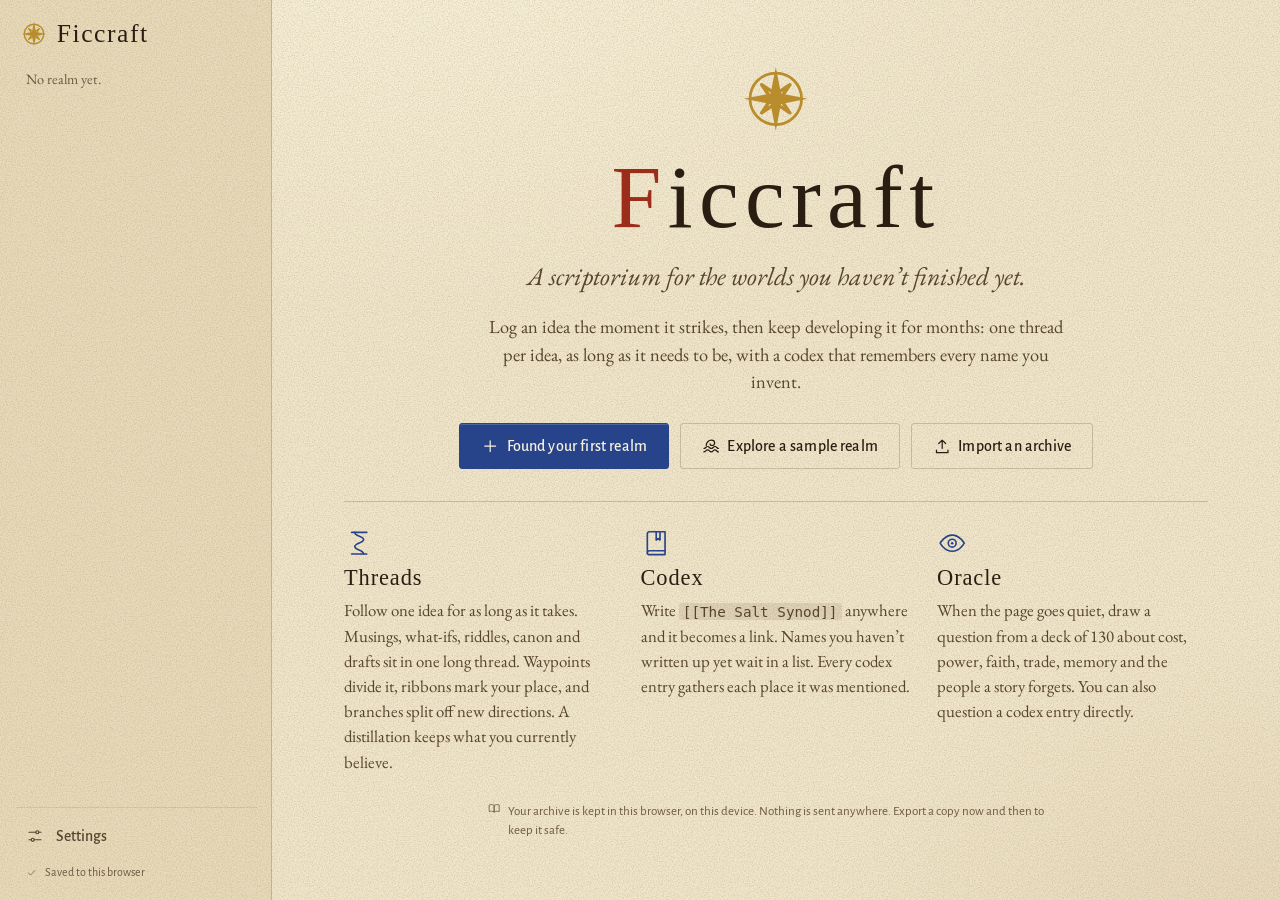
<file: ficcraft/index.html>
<!doctype html>
<html lang="en">
<head>
<meta charset="utf-8">
<meta name="viewport" content="width=device-width, initial-scale=1, viewport-fit=cover">
<!-- @head-start -->
<title>Ficcraft</title>
<meta name="claude:viewport-fit-sides" content="cover">
<meta name="description" content="Ficcraft: a scriptorium for worldbuilding. Log ideas for your fantasy novel and develop them over long threads, with a codex, riddles and an oracle.">
<link rel="preconnect" href="https://fonts.googleapis.com">
<link rel="preconnect" href="https://fonts.gstatic.com" crossorigin>
<link rel="stylesheet" href="https://fonts.googleapis.com/css2?family=EB+Garamond:ital,wght@0,400;0,500;0,600;1,400;1,500&amp;family=IM+Fell+English:ital@0;1&amp;family=IM+Fell+English+SC&amp;family=Alegreya+Sans:ital,wght@0,400;0,500;0,700;1,400&amp;display=swap">
<link rel="stylesheet" href="css/ficcraft.css">
<!-- @head-end -->
</head>
<body>
<!-- @body-start -->
<svg xmlns="http://www.w3.org/2000/svg" class="sprite" aria-hidden="true" focusable="false">
  <defs>
    <symbol id="i-sigil" viewBox="0 0 24 24"><circle cx="12" cy="12" r="8.4"/><path d="M12 1.6l1.7 8.7 8.7 1.7-8.7 1.7-1.7 8.7-1.7-8.7L1.6 12l8.7-1.7z" fill="currentColor" stroke="none"/><path d="M16.6 7.4l-3.1 4.6 3.1 4.6-4.6-3.1-4.6 3.1 3.1-4.6-3.1-4.6 4.6 3.1z" stroke-width="1.1"/></symbol>
    <symbol id="i-fleuron" viewBox="0 0 24 24"><path d="M12 4.5c-1.7 2.1-4.8 2.5-5.8 5.2-.9 2.5.7 4.8 3.1 5.1-1 1.4-2.5 2.2-4.3 2.5 2.9.6 5.6-.5 7-3 1.4 2.5 4.1 3.6 7 3-1.8-.3-3.3-1.1-4.3-2.5 2.4-.3 4-2.6 3.1-5.1-1-2.7-4.1-3.1-5.8-5.2z" fill="currentColor" stroke="none"/><path d="M12 15.6v4" stroke-width="1.2"/></symbol>
    <symbol id="i-musing" viewBox="0 0 24 24"><path d="M20 3.5C13.5 4 8.8 8.4 7.2 14.6L6.4 18l3.3-1.2C15.6 14.7 19.3 10 20 3.5z"/><path d="M4 20.5l6-6"/><path d="M10.8 13.2l3.6-.9"/></symbol>
    <symbol id="i-whatif" viewBox="0 0 24 24"><path d="M12 21v-6.5"/><path d="M12 14.5L6.5 6.7"/><path d="M12 14.5l5.5-7.8"/><circle cx="6" cy="5" r="1.8"/><circle cx="18" cy="5" r="1.8"/></symbol>
    <symbol id="i-riddle" viewBox="0 0 24 24"><circle cx="12" cy="12" r="9"/><path d="M9.5 9.4a2.6 2.6 0 1 1 3.7 2.4c-.8.4-1.2 1-1.2 1.9v.6"/><circle cx="12" cy="17.1" r="1" fill="currentColor" stroke="none"/></symbol>
    <symbol id="i-canon" viewBox="0 0 24 24"><circle cx="12" cy="10" r="6.6"/><path d="M12 6.6l1 2.1 2.3.3-1.7 1.6.4 2.3-2-1.1-2 1.1.4-2.3-1.7-1.6 2.3-.3z"/><path d="M8.6 15.6 7.4 21.2l2.9-1.4M15.4 15.6l1.2 5.6-2.9-1.4"/></symbol>
    <symbol id="i-fragment" viewBox="0 0 24 24"><path d="M16.5 4v16M12.5 4v16"/><path d="M19 4h-8.5a4 4 0 0 0 0 8h2"/></symbol>
    <symbol id="i-lore" viewBox="0 0 24 24"><path d="M3 5.5c3-1 6-.8 9 1.2v13c-3-2-6-2.2-9-1.2z"/><path d="M21 5.5c-3-1-6-.8-9 1.2v13c3-2 6-2.2 9-1.2z"/></symbol>
    <symbol id="i-waypoint" viewBox="0 0 24 24"><path d="M12 2.5l3.2 9.5-3.2 9.5L8.8 12z"/><path d="M2.5 12h5M16.5 12h5"/></symbol>
    <symbol id="i-oracle" viewBox="0 0 24 24"><path d="M2.5 12S6 5.6 12 5.6 21.5 12 21.5 12 18 18.4 12 18.4 2.5 12 2.5 12z"/><circle cx="12" cy="12" r="3.1"/><circle cx="12" cy="12" r="1" fill="currentColor" stroke="none"/></symbol>
    <symbol id="i-ribbon" viewBox="0 0 24 24"><path d="M7 3h10v18l-5-3.9L7 21z"/></symbol>
    <symbol id="i-branch" viewBox="0 0 24 24"><circle cx="6.5" cy="5.5" r="2"/><circle cx="6.5" cy="18.5" r="2"/><circle cx="17.5" cy="7.5" r="2"/><path d="M6.5 7.5v9"/><path d="M17.5 9.5c0 4.4-4.4 5.2-9.6 7.6"/></symbol>
    <symbol id="i-edit" viewBox="0 0 24 24"><path d="M4 20h4L19.2 8.8a2.1 2.1 0 0 0-3-3L5 17z"/><path d="M14.5 7.5l3 3"/></symbol>
    <symbol id="i-trash" viewBox="0 0 24 24"><path d="M4 7h16"/><path d="M9.5 7V4.5h5V7"/><path d="M6 7l1 13h10l1-13"/><path d="M10 11v5.5M14 11v5.5"/></symbol>
    <symbol id="i-more" viewBox="0 0 24 24"><circle cx="5.5" cy="12" r="1.5" fill="currentColor" stroke="none"/><circle cx="12" cy="12" r="1.5" fill="currentColor" stroke="none"/><circle cx="18.5" cy="12" r="1.5" fill="currentColor" stroke="none"/></symbol>
    <symbol id="i-search" viewBox="0 0 24 24"><circle cx="10.5" cy="10.5" r="6.5"/><path d="M15.5 15.5l5 5"/></symbol>
    <symbol id="i-filter" viewBox="0 0 24 24"><path d="M4 5h16l-6.2 7.6V19l-3.6-1.8v-4.6z"/></symbol>
    <symbol id="i-skim" viewBox="0 0 24 24"><path d="M4 6h16M4 10h11M4 14h16M4 18h8"/></symbol>
    <symbol id="i-margin" viewBox="0 0 24 24"><rect x="3.5" y="4" width="17" height="16" rx="1.5"/><path d="M14.5 4v16M16.8 8h1.7M16.8 11h1.7"/></symbol>
    <symbol id="i-menu" viewBox="0 0 24 24"><path d="M4 7h16M4 12h16M4 17h16"/></symbol>
    <symbol id="i-close" viewBox="0 0 24 24"><path d="M6 6l12 12M18 6L6 18"/></symbol>
    <symbol id="i-plus" viewBox="0 0 24 24"><path d="M12 5v14M5 12h14"/></symbol>
    <symbol id="i-hall" viewBox="0 0 24 24"><path d="M4 21V9.5L6 8l2 1.5V5.5l4-3 4 3v4L18 8l2 1.5V21z"/><path d="M10 21v-4.5a2 2 0 0 1 4 0V21"/></symbol>
    <symbol id="i-threads" viewBox="0 0 24 24"><path d="M6 3.5h12M6 20.5h12"/><path d="M8.5 3.5c0 3 7 3 7 5.6s-7 2.9-7 5.6 7 2.8 7 5.8"/></symbol>
    <symbol id="i-codex" viewBox="0 0 24 24"><path d="M5 4.8A1.8 1.8 0 0 1 6.8 3H19v15H6.8A1.8 1.8 0 0 0 5 19.8z"/><path d="M5 19.8A1.2 1.2 0 0 0 6.2 21H19v-3"/><path d="M15 3v6.5l-1.5-1.2L12 9.5V3"/></symbol>
    <symbol id="i-settings" viewBox="0 0 24 24"><path d="M4 7h9M17 7h3M4 17h3M11 17h9"/><circle cx="15" cy="7" r="2"/><circle cx="9" cy="17" r="2"/></symbol>
    <symbol id="i-export" viewBox="0 0 24 24"><path d="M12 3.5v11M7.5 10.5 12 15l4.5-4.5"/><path d="M4.5 17v3.5h15V17"/></symbol>
    <symbol id="i-import" viewBox="0 0 24 24"><path d="M12 15V4M7.5 8.5 12 4l4.5 4.5"/><path d="M4.5 17v3.5h15V17"/></symbol>
    <symbol id="i-check" viewBox="0 0 24 24"><path d="M5 12.5l4.5 4.5L19 7.5"/></symbol>
    <symbol id="i-chev" viewBox="0 0 24 24"><path d="M6.5 9.5 12 15l5.5-5.5"/></symbol>
    <symbol id="i-up" viewBox="0 0 24 24"><path d="M12 19V5.5M6.5 11 12 5.5l5.5 5.5"/></symbol>
    <symbol id="i-down" viewBox="0 0 24 24"><path d="M12 5v13.5M6.5 13 12 18.5l5.5-5.5"/></symbol>
    <symbol id="i-copy" viewBox="0 0 24 24"><rect x="8.5" y="8.5" width="11.5" height="11.5" rx="1.5"/><path d="M15.5 8.5V5.5A1.5 1.5 0 0 0 14 4H5.5A1.5 1.5 0 0 0 4 5.5V14a1.5 1.5 0 0 0 1.5 1.5h3"/></symbol>
    <symbol id="i-spark" viewBox="0 0 24 24"><path d="M12 3l1.7 6.3L20 11l-6.3 1.7L12 21l-1.7-8.3L4 11l6.3-1.7z"/></symbol>
    <symbol id="i-kindling" viewBox="0 0 24 24"><path d="M4.5 20 19.5 13M4.5 13l15 7"/><path d="M12 12c-1.7 0-2.8-1.1-2.8-2.6 0-1.7 1.6-2.5 2-4.2 1.5.9 3.6 2.4 3.6 4.4 0 1.4-1.1 2.4-2.8 2.4z"/></symbol>
    <symbol id="i-flame" viewBox="0 0 24 24"><path d="M12 21.2c-3.9 0-6.6-2.7-6.6-6.3 0-3.6 2.8-5.5 3.6-9.4 2.4 1.5 3.7 3.6 3.7 5.8.9-.8 1.6-2 1.7-3.4 2.3 1.6 4.2 4.2 4.2 7 0 3.6-2.7 6.3-6.6 6.3z"/></symbol>
    <symbol id="i-forged" viewBox="0 0 24 24"><path d="M3 7.5h12.5c.3 2.2 2.4 3.3 5.5 3.3v1.4c-3.1 0-4.7 1.2-5.3 3.3H9.3c-.4-2.1-2.1-3.3-4.6-3.8z"/><path d="M9.5 15.5v2.8H7v2.2h10.5v-2.2H15v-2.8"/></symbol>
    <symbol id="i-banked" viewBox="0 0 24 24"><path d="M3.5 19c1-4.4 4.6-7 8.5-7s7.5 2.6 8.5 7z"/><path d="M12 9c-1-1.6-.2-3.2 1-4.6M15.2 9.8c-.5-.9-.1-1.9.6-2.7"/></symbol>
    <symbol id="i-k-character" viewBox="0 0 24 24"><circle cx="12" cy="8" r="3.8"/><path d="M4.8 20.5c.6-4.2 3.4-6.8 7.2-6.8s6.6 2.6 7.2 6.8"/></symbol>
    <symbol id="i-k-place" viewBox="0 0 24 24"><path d="M7 21V9h10v12"/><path d="M4.5 21h15"/><path d="M7 9V4.5h2v2h2v-2h2v2h2v-2h2V9"/><path d="M11 21v-4a1 1 0 0 1 2 0v4"/></symbol>
    <symbol id="i-k-faction" viewBox="0 0 24 24"><path d="M6 21V3"/><path d="M6 4h12l-3 4.2 3 4.2H6"/></symbol>
    <symbol id="i-k-magic" viewBox="0 0 24 24"><path d="M10 3.5l1.4 4.6 4.6 1.4-4.6 1.4L10 15.5l-1.4-4.6L4 9.5l4.6-1.4z"/><path d="M17.5 14l.8 2.2 2.2.8-2.2.8-.8 2.2-.8-2.2-2.2-.8 2.2-.8z"/></symbol>
    <symbol id="i-k-artifact" viewBox="0 0 24 24"><path d="M7 4h10l4 5-9 11L3 9z"/><path d="M3 9h18"/><path d="M9.5 4 8 9l4 11 4-11-1.5-5"/></symbol>
    <symbol id="i-k-creature" viewBox="0 0 24 24"><path d="M6 3.5c2.5 4.5 2.4 11-1 17"/><path d="M11.3 3c2.5 5 2.4 11.5-1 17.5"/><path d="M16.6 3.5c2.5 4.5 2.4 11-1 17"/></symbol>
    <symbol id="i-k-culture" viewBox="0 0 24 24"><path d="M4 5.5c5.3 2 10.7 2 16 0v6c0 5-3.6 9-8 9s-8-4-8-9z"/><path d="M7.8 11c.8-.7 1.9-.7 2.7 0M13.5 11c.8-.7 1.9-.7 2.7 0"/><path d="M9 15.2c1.8 1.4 4.2 1.4 6 0"/></symbol>
    <symbol id="i-k-event" viewBox="0 0 24 24"><path d="M6 3h12M6 21h12"/><path d="M7.5 3c0 4.8 9 5.6 9 9s-9 4.2-9 9"/><path d="M16.5 3c0 4.8-9 5.6-9 9s9 4.2 9 9"/></symbol>
    <symbol id="i-k-concept" viewBox="0 0 24 24"><path d="M12 12c-2-2.8-3.6-4-5.5-4a4 4 0 0 0 0 8c1.9 0 3.5-1.2 5.5-4zm0 0c2 2.8 3.6 4 5.5 4a4 4 0 0 0 0-8c-1.9 0-3.5 1.2-5.5 4z"/></symbol>
    <symbol id="i-s-crown" viewBox="0 0 24 24"><path d="M3 8.5l4.5 4L12 5l4.5 7.5L21 8.5l-2 10.5H5z"/><path d="M5.5 16h13"/></symbol>
    <symbol id="i-s-wave" viewBox="0 0 24 24"><path d="M2.5 15c2.4 0 2.4-2.6 4.8-2.6s2.4 2.6 4.8 2.6 2.4-2.6 4.8-2.6 2.4 2.6 4.6 2.6"/><path d="M2.5 19.5c2.4 0 2.4-2.6 4.8-2.6s2.4 2.6 4.8 2.6 2.4-2.6 4.8-2.6 2.4 2.6 4.6 2.6"/><path d="M5.5 11c0-3.8 3-6.8 6.8-6.8 2.6 0 4.2 1.6 4.2 3.6s-1.6 3.3-3.4 3.3c-1.5 0-2.6-1-2.6-2.3"/></symbol>
    <symbol id="i-s-tree" viewBox="0 0 24 24"><path d="M12 21v-8.5"/><path d="M12 13.5c-4 0-7-2.5-7-5.6S8 2.5 12 2.5s7 2.3 7 5.4-3 5.6-7 5.6z"/><path d="M8.5 21h7M12 16.5l-2.8-2M12 15.5l2.8-2"/></symbol>
    <symbol id="i-s-moon" viewBox="0 0 24 24"><path d="M19.5 15.2A8.3 8.3 0 0 1 8.8 4.5a8.3 8.3 0 1 0 10.7 10.7z"/></symbol>
    <symbol id="i-s-sun" viewBox="0 0 24 24"><circle cx="12" cy="12" r="4"/><path d="M12 2.5v2.6M12 18.9v2.6M2.5 12h2.6M18.9 12h2.6M5.3 5.3l1.8 1.8M16.9 16.9l1.8 1.8M5.3 18.7l1.8-1.8M16.9 7.1l1.8-1.8"/></symbol>
    <symbol id="i-s-sword" viewBox="0 0 24 24"><path d="M20 4l-1 3.5-9.2 9.2-2.5-2.5L16.5 5z"/><path d="M6.3 12.7l5 5"/><path d="M4 20l3.6-3.6"/></symbol>
    <symbol id="i-s-key" viewBox="0 0 24 24"><circle cx="7.5" cy="15.5" r="4"/><path d="M10.4 12.6 20 3M15.8 7.2l2.6 2.6M18.4 4.6 21 7.2"/></symbol>
  </defs>
</svg>

<div class="app is-booting" id="app">
  <aside class="sidebar" id="sidebar" aria-label="Index">
    <div class="brand">
      <a href="#hall" class="brand-link" aria-label="Ficcraft, go to the hall">
        <svg class="ic brand-sigil" aria-hidden="true" focusable="false"><use href="#i-sigil"></use></svg>
        <span class="brand-name">Ficcraft</span>
      </a>
    </div>
    <div class="sidebar-body" id="sidebar-body"></div>
    <div class="sidebar-foot">
      <a class="nav-item" id="nav-settings" href="#settings"><svg class="ic" aria-hidden="true" focusable="false"><use href="#i-settings"></use></svg><span>Settings</span></a>
      <button type="button" class="save-state" id="save-state" title="Where your archive is kept"></button>
    </div>
  </aside>

  <div class="main-col">
    <div class="topbar">
      <button type="button" class="icon-btn" id="menu-btn" aria-label="Open the index"><svg class="ic" aria-hidden="true" focusable="false"><use href="#i-menu"></use></svg></button>
      <span class="topbar-title" id="topbar-title">Ficcraft</span>
      <button type="button" class="icon-btn" id="topbar-search" aria-label="Search"><svg class="ic" aria-hidden="true" focusable="false"><use href="#i-search"></use></svg></button>
    </div>
    <div class="notice" id="notice" hidden></div>
    <main class="main" id="view" tabindex="-1">
      <div class="boot">
        <svg class="ic boot-sigil" aria-hidden="true" focusable="false"><use href="#i-sigil"></use></svg>
        <p class="boot-name">Ficcraft</p>
        <p class="boot-note">Opening the archive: your realms, threads and codex will appear here.</p>
      </div>
    </main>
  </div>

  <aside class="margin" id="margin" aria-label="Margin" aria-hidden="true">
    <div class="margin-head">
      <span class="margin-title">Margin</span>
      <button type="button" class="icon-btn" id="margin-close" aria-label="Close the margin"><svg class="ic" aria-hidden="true" focusable="false"><use href="#i-close"></use></svg></button>
    </div>
    <div class="margin-body" id="margin-body"></div>
  </aside>

  <div class="scrim" id="scrim"></div>
</div>
<div class="toasts" id="toasts" aria-live="polite"></div>

<script src="js/util.js"></script>
<script src="js/markdown.js"></script>
<script src="js/storage.js"></script>
<script src="js/model.js"></script>
<script src="js/oracle.js"></script>
<script src="js/sample-realm.js"></script>
<script src="js/ui.js"></script>
<script src="js/thread.js"></script>
<script src="js/views.js"></script>
<script src="js/app.js"></script>
<!-- @body-end -->
</body>
</html>
</file>
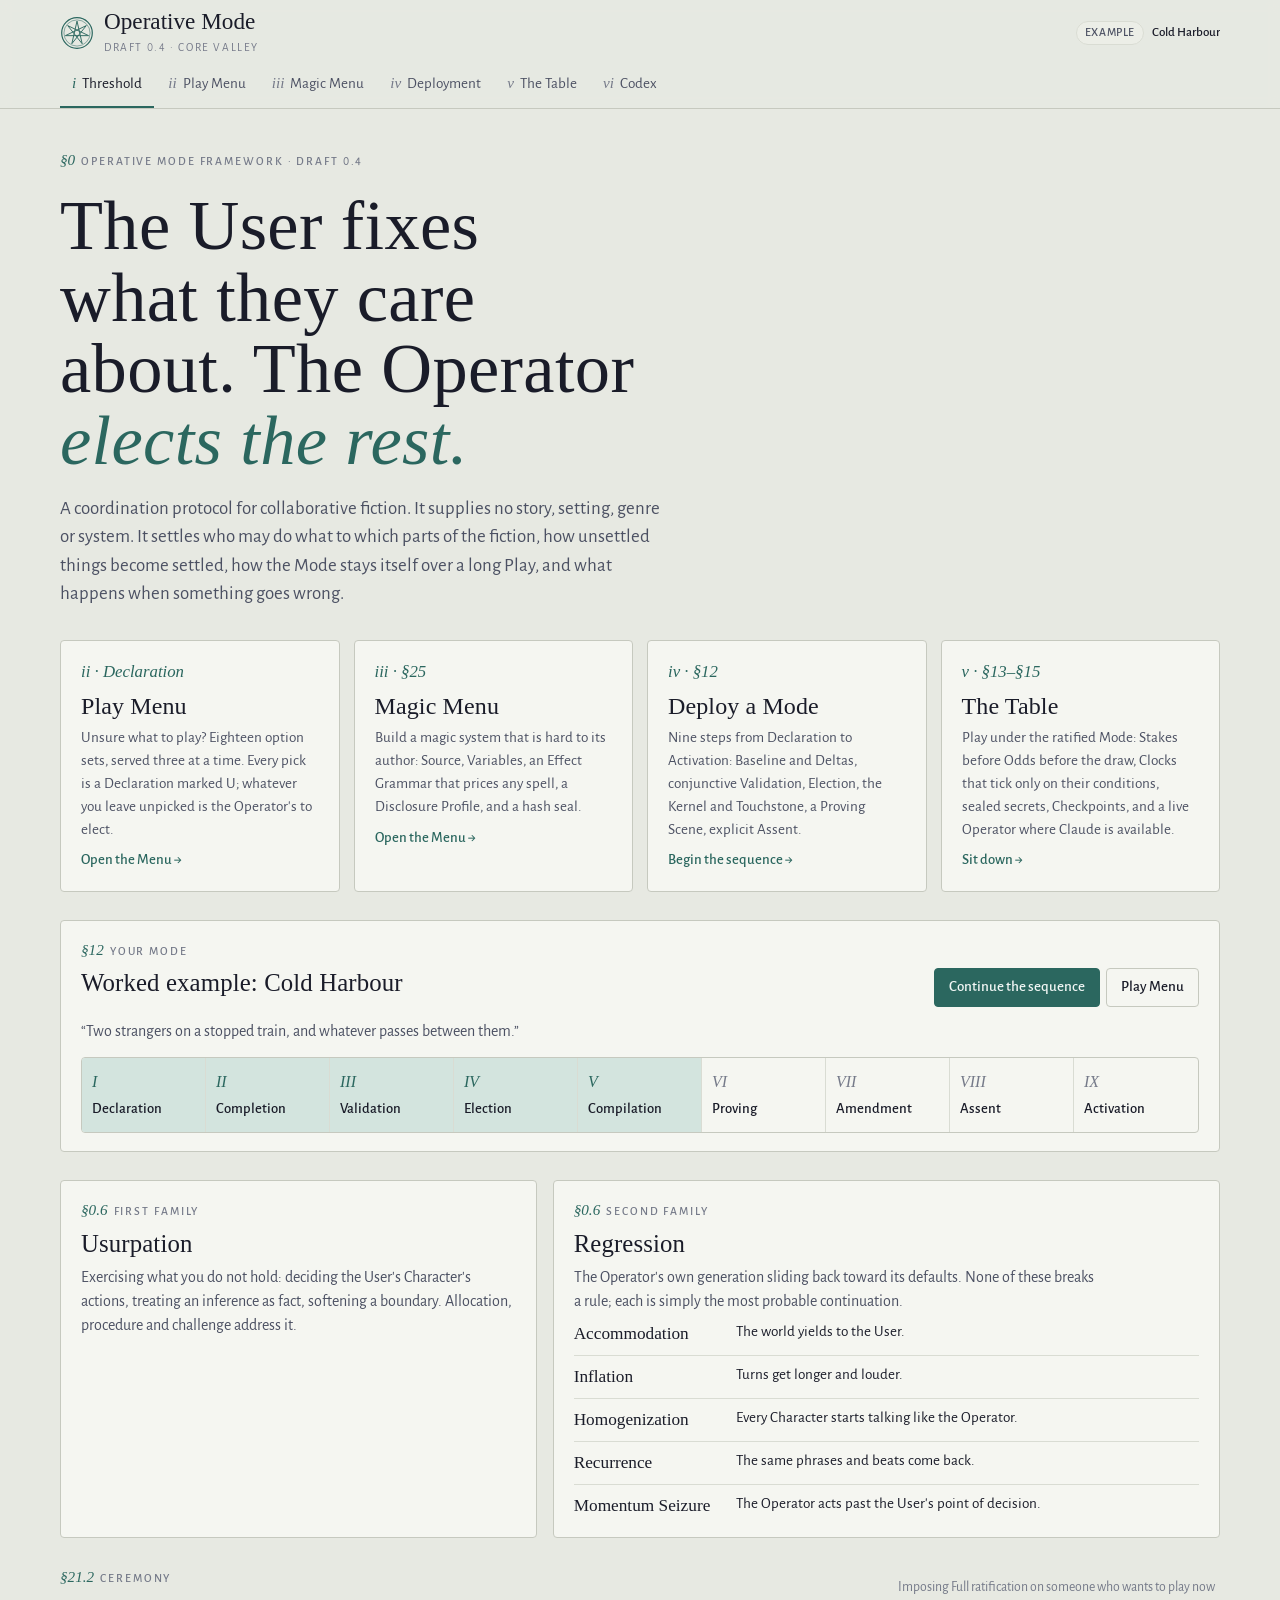
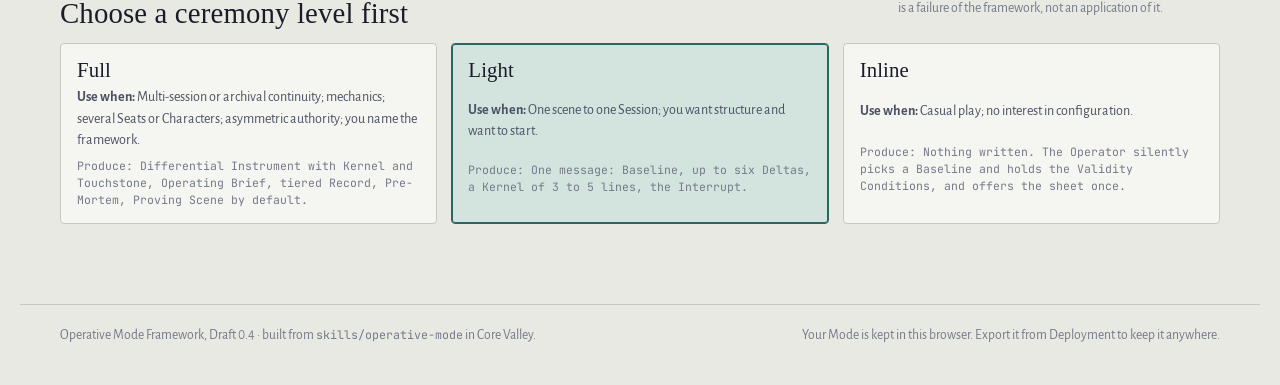
<file: site/index.html>
<!doctype html>
<html lang="en">
<head>
<meta charset="utf-8">
<meta name="viewport" content="width=device-width, initial-scale=1, viewport-fit=cover">
<title>Operative Mode</title>
<link rel="preconnect" href="https://fonts.googleapis.com">
<link rel="preconnect" href="https://fonts.gstatic.com" crossorigin>
<link rel="stylesheet" href="https://fonts.googleapis.com/css2?family=Alegreya+Sans:ital,wght@0,400;0,500;0,700;1,400&family=IM+Fell+English:ital@0;1&family=IM+Fell+English+SC&family=JetBrains+Mono:wght@400;600&display=swap">
<style>
/* Layout: a chancery console. A masthead of chambers across the top; each chamber is a working
   surface on cool vellum (light) or night ink (dark). Provenance marks, section signs and the
   Odds Ladder are the ornament; verdigris is the hand of the procedure, wax is for Stop and seals,
   gilt is for magic. */
:root {
  --ground: #e7e9e2;
  --leaf: #f5f6f1;
  --leaf-2: #eceee7;
  --ink: #1a1c29;
  --ink-2: #4c5163;
  --ink-3: #757a89;
  --rule: #c6c9bf;
  --rule-2: #d9dcd3;
  --verd: #2b675f;
  --verd-ink: #f2f7f5;
  --verd-soft: #d3e4de;
  --wax: #9f2f29;
  --wax-ink: #fbf1ef;
  --wax-soft: #f0dad6;
  --gilt: #82631b;
  --gilt-soft: #ece3c9;
  --violet: #574a85;
  --violet-soft: #e1ddef;
  --shade: rgba(26, 28, 41, 0.18);
  --f-display: "IM Fell English", "Iowan Old Style", "Palatino Linotype", Palatino, Georgia, serif;
  --f-sc: "IM Fell English SC", "IM Fell English", "Palatino Linotype", Georgia, serif;
  --f-body: "Alegreya Sans", "Gill Sans", "Gill Sans MT", "Segoe UI", system-ui, sans-serif;
  --f-mono: "JetBrains Mono", ui-monospace, "SFMono-Regular", Menlo, Consolas, monospace;
  --radius: 4px;
  --gutter: clamp(16px, 4vw, 40px);
  color-scheme: light;
}
@media (prefers-color-scheme: dark) {
  :root:not([data-theme="light"]) {
    --ground: #0e1016; --leaf: #161922; --leaf-2: #1c2030; --ink: #e6e2d6; --ink-2: #aeaa9e; --ink-3: #7f7c74;
    --rule: #2d3244; --rule-2: #232838; --verd: #74c4b5; --verd-ink: #0a1513; --verd-soft: #16332f;
    --wax: #e3705f; --wax-ink: #1d0b09; --wax-soft: #3a1d1a; --gilt: #d9b862; --gilt-soft: #342b15;
    --violet: #aa9de2; --violet-soft: #27223e; --shade: rgba(0, 0, 0, 0.5);
    color-scheme: dark;
  }
}
:root[data-theme="dark"] {
  --ground: #0e1016; --leaf: #161922; --leaf-2: #1c2030; --ink: #e6e2d6; --ink-2: #aeaa9e; --ink-3: #7f7c74;
  --rule: #2d3244; --rule-2: #232838; --verd: #74c4b5; --verd-ink: #0a1513; --verd-soft: #16332f;
  --wax: #e3705f; --wax-ink: #1d0b09; --wax-soft: #3a1d1a; --gilt: #d9b862; --gilt-soft: #342b15;
  --violet: #aa9de2; --violet-soft: #27223e; --shade: rgba(0, 0, 0, 0.5);
  color-scheme: dark;
}

*, *::before, *::after { box-sizing: border-box; }
html { -webkit-text-size-adjust: 100%; }
body {
  margin: 0;
  background: var(--ground);
  color: var(--ink);
  font-family: var(--f-body);
  font-size: 16px;
  line-height: 1.5;
  font-variant-numeric: lining-nums;
}
::selection { background: var(--verd-soft); }
a { color: var(--verd); }
h1, h2, h3, h4 { font-family: var(--f-display); font-weight: 400; line-height: 1.12; margin: 0; text-wrap: balance; letter-spacing: 0.005em; }
p { margin: 0; }
button, input, select, textarea { font: inherit; color: inherit; }
:focus-visible { outline: 2px solid var(--verd); outline-offset: 2px; }
[hidden] { display: none !important; }
.sr-only { position: absolute; width: 1px; height: 1px; overflow: hidden; clip: rect(0 0 0 0); white-space: nowrap; }

/* ---------- Masthead ---------- */
.masthead {
  position: sticky;
  top: env(safe-area-inset-top, 0px);
  z-index: 30;
  background: color-mix(in srgb, var(--ground) 92%, transparent);
  backdrop-filter: blur(6px);
  border-bottom: 1px solid var(--rule);
}
.masthead-in {
  max-width: 1240px;
  margin: 0 auto;
  padding-inline: var(--gutter);
  padding-block: 10px 0;
  display: grid;
  grid-template-columns: auto 1fr;
  align-items: center;
  column-gap: 20px;
}
.brand { display: flex; align-items: center; gap: 10px; text-decoration: none; color: var(--ink); min-width: 0; }
.brand svg { width: 34px; height: 34px; flex: none; color: var(--verd); }
.brand-name { font-family: var(--f-display); font-size: 1.45rem; line-height: 1; white-space: nowrap; }
.brand-sub { display: block; font-family: var(--f-body); font-size: 0.72rem; letter-spacing: 0.14em; text-transform: uppercase; color: var(--ink-3); margin-top: 3px; }
.mode-chip {
  justify-self: end;
  display: flex; align-items: center; gap: 8px; min-width: 0;
  font-size: 0.82rem; color: var(--ink-2);
}
.mode-chip b { font-weight: 500; color: var(--ink); overflow: hidden; text-overflow: ellipsis; white-space: nowrap; max-width: 28ch; }
.mode-chip .pill { flex: none; }
.chambers {
  grid-column: 1 / -1;
  display: flex;
  gap: 2px;
  overflow-x: auto;
  scrollbar-width: none;
  margin-top: 8px;
}
.chambers::-webkit-scrollbar { display: none; }
.chambers a {
  flex: none;
  display: flex; align-items: baseline; gap: 6px;
  padding: 8px 12px 10px;
  text-decoration: none;
  color: var(--ink-2);
  font-size: 0.95rem;
  border-bottom: 2px solid transparent;
  white-space: nowrap;
}
.chambers a .num { font-family: var(--f-display); font-style: italic; color: var(--ink-3); font-size: 0.95rem; }
.chambers a:hover { color: var(--ink); }
.chambers a[aria-current="page"] { color: var(--ink); border-bottom-color: var(--verd); }
.chambers a[aria-current="page"] .num { color: var(--verd); }

/* ---------- Page frame ---------- */
main { max-width: 1240px; margin: 0 auto; padding-inline: var(--gutter); padding-block: 28px 80px; }
.view { display: grid; gap: 28px; }
.eyebrow { font-size: 0.74rem; letter-spacing: 0.16em; text-transform: uppercase; color: var(--ink-3); font-weight: 500; }
.eyebrow .sec { font-family: var(--f-display); letter-spacing: 0; text-transform: none; font-size: 0.95rem; font-style: italic; color: var(--verd); margin-right: 6px; }
.view-head { display: grid; gap: 10px; max-width: 72ch; }
.view-head h1 { font-size: clamp(2rem, 4.4vw, 3.1rem); }
.view-head .lede { font-size: 1.12rem; color: var(--ink-2); max-width: 64ch; }
.prose { max-width: 66ch; color: var(--ink-2); }
.prose p + p { margin-top: 0.7em; }
.muted { color: var(--ink-3); }
.small { font-size: 0.86rem; }
.mono { font-family: var(--f-mono); font-size: 0.86em; }
.row { display: flex; flex-wrap: wrap; gap: 10px; align-items: center; }
.row.tight { gap: 6px; }
.spread { display: flex; flex-wrap: wrap; justify-content: space-between; gap: 10px; align-items: center; }
.stack { display: grid; gap: 14px; align-content: start; }
.stack.tight { gap: 8px; }
.stack.loose { gap: 22px; }
.grid-2 { display: grid; grid-template-columns: repeat(auto-fit, minmax(min(100%, 320px), 1fr)); gap: 16px; }
.grid-3 { display: grid; grid-template-columns: repeat(auto-fit, minmax(min(100%, 240px), 1fr)); gap: 14px; }
.split { display: grid; grid-template-columns: minmax(0, 1fr) minmax(0, 380px); gap: 24px; align-items: start; }
.split > * { min-width: 0; }
.sticky { position: sticky; top: calc(env(safe-area-inset-top, 0px) + 112px); }
@media (max-width: 980px) {
  .split { grid-template-columns: minmax(0, 1fr); }
  .sticky { position: static; }
}

/* ---------- Surfaces ---------- */
.panel {
  background: var(--leaf);
  border: 1px solid var(--rule);
  border-radius: var(--radius);
  padding: 18px 20px;
  min-width: 0;
}
.panel.flush { padding: 0; }
.panel.quiet { background: transparent; border-style: dashed; }
.panel h2 { font-size: 1.55rem; }
.panel h3 { font-size: 1.22rem; }
.panel-head { display: flex; flex-wrap: wrap; justify-content: space-between; align-items: baseline; gap: 6px 14px; margin-bottom: 12px; }
.panel-head .eyebrow { width: 100%; }
hr.rule { border: 0; border-top: 1px solid var(--rule-2); margin: 4px 0; }

/* ---------- Controls ---------- */
.btn {
  display: inline-flex; align-items: center; justify-content: center; gap: 8px;
  min-height: 38px;
  padding: 7px 14px;
  border-radius: var(--radius);
  border: 1px solid var(--rule);
  background: var(--leaf);
  color: var(--ink);
  font-weight: 500;
  font-size: 0.94rem;
  cursor: pointer;
  text-decoration: none;
  transition: background-color 0.15s, border-color 0.15s, color 0.15s;
}
.btn:hover { border-color: var(--ink-3); }
.btn:disabled { opacity: 0.5; cursor: not-allowed; }
.btn.primary { background: var(--verd); border-color: var(--verd); color: var(--verd-ink); }
.btn.primary:hover { filter: brightness(1.08); }
.btn.wax { background: var(--wax); border-color: var(--wax); color: var(--wax-ink); }
.btn.gilt { background: var(--gilt); border-color: var(--gilt); color: var(--leaf); }
.btn.ghost { background: transparent; border-color: transparent; color: var(--ink-2); padding-inline: 8px; }
.btn.ghost:hover { color: var(--ink); background: var(--leaf-2); }
.btn.sm { min-height: 30px; padding: 4px 10px; font-size: 0.85rem; }
.btn .k { font-family: var(--f-mono); font-size: 0.8em; opacity: 0.8; }

label.field { display: grid; gap: 5px; min-width: 0; align-content: start; }
label.field > span:first-child, .field-label { font-size: 0.8rem; letter-spacing: 0.06em; text-transform: uppercase; color: var(--ink-3); font-weight: 500; }
.field-hint { font-size: 0.82rem; color: var(--ink-3); }
input[type="text"], input[type="number"], select, textarea {
  width: 100%;
  min-width: 0;
  background: var(--ground);
  border: 1px solid var(--rule);
  border-radius: var(--radius);
  padding: 8px 10px;
  font-size: 0.97rem;
}
textarea { resize: vertical; min-height: 4.6em; line-height: 1.45; }
textarea.tall { min-height: 9em; }
input[type="number"] { font-variant-numeric: tabular-nums; }
input:focus, select:focus, textarea:focus { outline: none; border-color: var(--verd); box-shadow: 0 0 0 3px var(--verd-soft); }
.counter { font-family: var(--f-mono); font-size: 0.78rem; color: var(--ink-3); font-variant-numeric: tabular-nums; }
.counter.bad { color: var(--wax); }
.counter.ok { color: var(--verd); }

/* Segmented choice */
.seg { display: inline-flex; flex-wrap: wrap; border: 1px solid var(--rule); border-radius: var(--radius); overflow: hidden; background: var(--ground); }
.seg button { border: 0; background: transparent; padding: 6px 12px; cursor: pointer; font-size: 0.9rem; color: var(--ink-2); border-right: 1px solid var(--rule-2); }
.seg button:last-child { border-right: 0; }
.seg button[aria-pressed="true"] { background: var(--ink); color: var(--leaf); }

/* Chips: Menu options */
.chips { display: flex; flex-wrap: wrap; gap: 6px; }
.chip {
  display: inline-flex; align-items: center; gap: 6px;
  border: 1px solid var(--rule);
  background: var(--leaf);
  border-radius: 3px;
  padding: 4px 10px;
  font-size: 0.9rem;
  cursor: pointer;
  color: var(--ink);
  text-align: left;
}
.chip:hover { border-color: var(--ink-3); }
.chip[aria-pressed="true"] { background: var(--verd); color: var(--verd-ink); border-color: var(--verd); }
.chip.gilt[aria-pressed="true"] { background: var(--gilt); border-color: var(--gilt); color: var(--leaf); }
.chip .x { font-family: var(--f-mono); font-size: 0.75rem; opacity: 0.75; }

/* Option cards: one Menu option with its one-line description */
.options { display: grid; grid-template-columns: repeat(auto-fill, minmax(min(100%, 230px), 1fr)); gap: 8px; }
.opt {
  display: grid; gap: 2px; align-content: start;
  text-align: left;
  border: 1px solid var(--rule);
  background: var(--leaf);
  border-radius: var(--radius);
  padding: 9px 12px 10px;
  cursor: pointer;
  min-width: 0;
}
.opt:hover { border-color: var(--ink-3); }
.opt b { font-weight: 500; font-size: 0.98rem; }
.opt span { font-size: 0.84rem; color: var(--ink-2); line-height: 1.35; }
.opt em { font-style: normal; font-family: var(--f-mono); font-size: 0.72rem; color: var(--ink-3); }
.opt[aria-pressed="true"] { border-color: var(--verd); background: var(--verd-soft); box-shadow: inset 3px 0 0 var(--verd); }
.opt.gilt[aria-pressed="true"] { border-color: var(--gilt); background: var(--gilt-soft); box-shadow: inset 3px 0 0 var(--gilt); }

/* Provenance marks [U] [O] [I] [B] */
.mark {
  display: inline-block;
  font-family: var(--f-mono);
  font-size: 0.68rem;
  line-height: 1;
  padding: 3px 4px;
  border-radius: 2px;
  border: 1px solid currentColor;
  vertical-align: 0.12em;
  font-weight: 600;
}
.mark.U { color: var(--verd); }
.mark.O { color: var(--violet); }
.mark.I { color: var(--gilt); }
.mark.B { color: var(--ink-3); }
.mark.J { color: var(--ink-2); }
.mark.K { color: var(--wax); }

/* Status pills */
.pill {
  display: inline-flex; align-items: center; gap: 5px;
  font-size: 0.74rem; letter-spacing: 0.05em; text-transform: uppercase; font-weight: 500;
  padding: 2px 8px; border-radius: 99px;
  background: var(--leaf-2); color: var(--ink-2); border: 1px solid var(--rule-2);
  white-space: nowrap;
}
.pill.pass { background: var(--verd-soft); color: var(--verd); border-color: transparent; }
.pill.fail { background: var(--wax-soft); color: var(--wax); border-color: transparent; }
.pill.warn { background: var(--gilt-soft); color: var(--gilt); border-color: transparent; }
.pill.live { background: var(--verd); color: var(--verd-ink); border-color: transparent; }
.dot { width: 7px; height: 7px; border-radius: 50%; background: currentColor; display: inline-block; }

/* Notices */
.notice { border-left: 3px solid var(--gilt); background: var(--gilt-soft); padding: 10px 14px; border-radius: 0 var(--radius) var(--radius) 0; font-size: 0.93rem; }
.notice.wax { border-color: var(--wax); background: var(--wax-soft); }
.notice.verd { border-color: var(--verd); background: var(--verd-soft); }
.notice b { font-weight: 500; }

/* Code-ish documents: sheets, briefs, packets */
.sheet {
  font-family: var(--f-mono);
  font-size: 0.8rem;
  line-height: 1.55;
  white-space: pre-wrap;
  word-break: break-word;
  background: var(--ground);
  border: 1px solid var(--rule-2);
  border-radius: var(--radius);
  padding: 14px 16px;
  margin: 0;
  max-height: 560px;
  overflow: auto;
}
.sheet.short { max-height: 280px; }
.token { font-family: var(--f-mono); font-size: 0.84em; background: var(--leaf-2); border: 1px solid var(--rule-2); padding: 1px 5px; border-radius: 3px; white-space: nowrap; }

/* Tables */
.table-wrap { overflow-x: auto; border: 1px solid var(--rule); border-radius: var(--radius); background: var(--leaf); }
table { border-collapse: collapse; width: 100%; font-size: 0.9rem; }
th, td { text-align: left; padding: 8px 12px; border-bottom: 1px solid var(--rule-2); vertical-align: top; }
th { font-weight: 500; font-size: 0.76rem; letter-spacing: 0.07em; text-transform: uppercase; color: var(--ink-3); background: var(--leaf-2); }
tr:last-child td { border-bottom: 0; }
td.num, th.num { font-variant-numeric: tabular-nums; text-align: right; }
.table-wrap input, .table-wrap select { padding: 4px 6px; font-size: 0.88rem; }
td .hl, th.hl { background: var(--verd-soft); }

/* ---------- Threshold ---------- */
.thesis { display: grid; gap: 18px; padding-block: 12px 4px; }
.thesis h1 { font-size: clamp(2.3rem, 6vw, 4.4rem); line-height: 1.02; max-width: 17ch; }
.thesis h1 i { color: var(--verd); }
.thesis .lede { font-size: 1.18rem; color: var(--ink-2); max-width: 60ch; }
.doors { display: grid; grid-template-columns: repeat(auto-fit, minmax(min(100%, 250px), 1fr)); gap: 14px; }
.door {
  display: grid; gap: 8px; align-content: start;
  padding: 18px 20px 20px;
  border: 1px solid var(--rule);
  border-radius: var(--radius);
  background: var(--leaf);
  text-decoration: none;
  color: var(--ink);
  min-width: 0;
}
.door:hover { border-color: var(--verd); }
.door .numeral { font-family: var(--f-display); font-style: italic; color: var(--verd); font-size: 1.05rem; }
.door h3 { font-size: 1.5rem; }
.door p { color: var(--ink-2); font-size: 0.95rem; }
.door .go { color: var(--verd); font-weight: 500; font-size: 0.92rem; }
.families { display: grid; grid-template-columns: minmax(0, 1fr) minmax(0, 1.4fr); gap: 16px; }
@media (max-width: 760px) { .families { grid-template-columns: minmax(0, 1fr); } }
.regress { display: grid; gap: 8px; margin: 0; padding: 0; list-style: none; }
.regress li { display: grid; grid-template-columns: 9.5rem minmax(0, 1fr); gap: 10px; font-size: 0.95rem; padding-bottom: 8px; border-bottom: 1px solid var(--rule-2); }
.regress li:last-child { border-bottom: 0; padding-bottom: 0; }
.regress b { font-family: var(--f-display); font-weight: 400; font-size: 1.08rem; }
@media (max-width: 520px) { .regress li { grid-template-columns: minmax(0, 1fr); gap: 0; } }
.procession { display: grid; grid-template-columns: repeat(9, minmax(0, 1fr)); gap: 0; counter-reset: step; border: 1px solid var(--rule); border-radius: var(--radius); background: var(--leaf); overflow: hidden; }
.procession a { display: grid; gap: 4px; padding: 12px 10px; border-right: 1px solid var(--rule-2); text-decoration: none; color: var(--ink); min-width: 0; }
.procession a:last-child { border-right: 0; }
.procession .rn { font-family: var(--f-display); font-style: italic; color: var(--ink-3); }
.procession .nm { font-weight: 500; font-size: 0.92rem; overflow-wrap: anywhere; }
.procession a.done .rn { color: var(--verd); }
.procession a.done { background: var(--verd-soft); }
@media (max-width: 900px) {
  .procession { grid-template-columns: repeat(3, minmax(0, 1fr)); }
  .procession a { border-bottom: 1px solid var(--rule-2); }
}

/* ---------- Play Menu ---------- */
.portion { display: grid; gap: 14px; }
.portion-head { display: grid; grid-template-columns: auto minmax(0, 1fr); gap: 4px 16px; align-items: baseline; }
.portion-head .rn { font-family: var(--f-display); font-size: 2.2rem; line-height: 1; color: var(--verd); font-style: italic; grid-row: span 2; }
.portion-head h2 { font-size: 1.7rem; }
.cat { display: grid; gap: 12px; border-top: 1px solid var(--rule); padding-top: 16px; }
.cat:first-child { border-top: 0; padding-top: 0; }
.cat-title { display: flex; flex-wrap: wrap; align-items: baseline; gap: 6px 12px; }
.cat-title h3 { font-size: 1.35rem; }
.cat-title .n { font-family: var(--f-mono); font-size: 0.75rem; color: var(--ink-3); }
.sets { font-size: 0.84rem; color: var(--ink-2); }
.sets b { font-weight: 500; color: var(--verd); letter-spacing: 0.04em; text-transform: uppercase; font-size: 0.72rem; margin-right: 6px; }
.sub-name { font-family: var(--f-display); font-style: italic; font-size: 1.08rem; color: var(--ink-2); }
.group-name { font-size: 0.76rem; letter-spacing: 0.08em; text-transform: uppercase; color: var(--ink-3); font-weight: 500; margin: 6px 0 4px; }
details.drawer { border: 1px solid var(--rule); border-radius: var(--radius); background: var(--leaf); }
details.drawer > summary { list-style: none; cursor: pointer; padding: 14px 18px; display: flex; flex-wrap: wrap; align-items: baseline; gap: 6px 14px; }
details.drawer > summary::-webkit-details-marker { display: none; }
details.drawer > summary::before { content: "+"; font-family: var(--f-mono); color: var(--verd); width: 1ch; }
details.drawer[open] > summary::before { content: "−"; }
details.drawer > summary h3 { font-size: 1.25rem; }
details.drawer > .drawer-body { padding: 0 18px 18px; display: grid; gap: 12px; }
.tray { display: grid; gap: 12px; }
.tray-group { display: grid; gap: 4px; }
.tray-group .t { font-size: 0.74rem; letter-spacing: 0.08em; text-transform: uppercase; color: var(--ink-3); font-weight: 500; }
.tray-empty { color: var(--ink-3); font-style: italic; font-family: var(--f-display); font-size: 1.05rem; }
.roll-out { font-family: var(--f-mono); font-size: 0.8rem; background: var(--ground); border: 1px dashed var(--rule); border-radius: var(--radius); padding: 10px 12px; white-space: pre-wrap; }

/* ---------- Anchored scale slider ---------- */
.scale { display: grid; gap: 6px; padding: 12px 0; border-bottom: 1px solid var(--rule-2); }
.scale:last-child { border-bottom: 0; }
.scale-top { display: flex; flex-wrap: wrap; align-items: baseline; justify-content: space-between; gap: 6px 12px; }
.scale-top .nm { font-weight: 500; }
.scale-top .nm small { color: var(--ink-3); font-weight: 400; margin-left: 6px; }
.ticks { display: grid; grid-template-columns: repeat(5, minmax(0, 1fr)); gap: 4px; }
.ticks button {
  position: relative;
  border: 1px solid var(--rule); background: var(--ground); border-radius: 3px;
  padding: 5px 0; cursor: pointer; font-family: var(--f-mono); font-size: 0.86rem; color: var(--ink-2);
}
.ticks button.base::after { content: "B"; position: absolute; top: -7px; right: -4px; font-size: 0.6rem; background: var(--leaf); border: 1px solid var(--rule); border-radius: 2px; padding: 0 2px; color: var(--ink-3); }
.ticks button[aria-pressed="true"] { background: var(--ink); color: var(--leaf); border-color: var(--ink); }
.ticks button[aria-pressed="true"].is-delta { background: var(--verd); border-color: var(--verd); color: var(--verd-ink); }
.anchor { font-size: 0.86rem; color: var(--ink-2); min-height: 2.6em; }
.anchor i { color: var(--ink-3); font-style: normal; font-family: var(--f-mono); font-size: 0.75rem; margin-right: 6px; }

/* ---------- Deployment ---------- */
.deploy { display: grid; grid-template-columns: 236px minmax(0, 1fr); gap: 26px; align-items: start; }
.deploy > * { min-width: 0; }
.rail-col { position: sticky; top: calc(env(safe-area-inset-top, 0px) + 112px); display: grid; align-content: start; }
.rail { display: grid; gap: 2px; }
.rail > button {
  display: grid; grid-template-columns: 2.2rem minmax(0, 1fr) auto; align-items: center; gap: 6px;
  text-align: left; border: 0; background: transparent; cursor: pointer;
  padding: 8px 10px; border-radius: var(--radius); color: var(--ink-2);
}
.rail > button:hover { background: var(--leaf-2); color: var(--ink); }
.rail > button[aria-current="step"] { background: var(--leaf); color: var(--ink); box-shadow: inset 2px 0 0 var(--verd); }
.rail .rn { font-family: var(--f-display); font-style: italic; color: var(--ink-3); font-size: 1.05rem; }
.rail .st { width: 9px; height: 9px; border-radius: 50%; border: 1.5px solid var(--rule); }
.rail .st.done { background: var(--verd); border-color: var(--verd); }
.rail .st.part { background: var(--gilt); border-color: var(--gilt); }
.rail .st.fail { background: var(--wax); border-color: var(--wax); }
.rail-foot { margin-top: 12px; padding: 12px 10px; border-top: 1px solid var(--rule); display: grid; justify-items: start; gap: 8px; font-size: 0.85rem; color: var(--ink-3); }
@media (max-width: 900px) {
  .deploy { grid-template-columns: minmax(0, 1fr); }
  .rail-col { position: static; min-width: 0; }
  .rail { grid-auto-flow: column; grid-auto-columns: max-content; overflow-x: auto; scrollbar-width: thin; }
  .rail > button { grid-template-columns: auto auto auto; }
  .rail-foot { display: flex; flex-wrap: wrap; align-items: center; margin-top: 6px; padding: 8px 0 0; }
}
.step { display: grid; gap: 18px; }
.step-head { display: grid; gap: 6px; }
.step-head h2 { font-size: clamp(1.9rem, 3.6vw, 2.6rem); }
.step-head h2 .rn { font-style: italic; color: var(--verd); margin-right: 10px; }
.step-nav { display: flex; justify-content: space-between; gap: 10px; flex-wrap: wrap; border-top: 1px solid var(--rule); padding-top: 16px; }
.posture { display: grid; gap: 6px; text-align: left; cursor: pointer; padding: 14px 16px; border: 1px solid var(--rule); border-radius: var(--radius); background: var(--leaf); min-width: 0; }
.posture h3 { font-size: 1.3rem; }
.posture p { font-size: 0.88rem; color: var(--ink-2); }
.posture .vals { font-family: var(--f-mono); font-size: 0.72rem; color: var(--ink-3); }
.posture[aria-pressed="true"] { border-color: var(--verd); box-shadow: inset 0 0 0 1px var(--verd); background: var(--verd-soft); }
.test { display: grid; grid-template-columns: auto minmax(0, 1fr); gap: 4px 12px; padding: 12px 0; border-bottom: 1px solid var(--rule-2); align-items: baseline; }
.test:last-child { border-bottom: 0; }
.test .nm { font-weight: 500; }
.test .why { grid-column: 2; font-size: 0.88rem; color: var(--ink-2); }
.card-edit { display: grid; gap: 10px; padding: 14px 16px; border: 1px solid var(--rule); border-radius: var(--radius); background: var(--leaf); }
.card-edit .grid-3 { gap: 10px; }
.kernel-line { display: grid; grid-template-columns: 2.4rem minmax(0, 1fr) auto; gap: 8px; align-items: start; }
.kernel-line .k { font-family: var(--f-display); font-style: italic; color: var(--wax); padding-top: 8px; font-size: 1.05rem; }
.suggest { display: grid; gap: 6px; }
.suggest button { text-align: left; border: 1px dashed var(--rule); background: transparent; border-radius: var(--radius); padding: 7px 10px; cursor: pointer; font-size: 0.9rem; color: var(--ink-2); }
.suggest button:hover { border-color: var(--verd); color: var(--ink); }
.suggest button .from { font-family: var(--f-mono); font-size: 0.7rem; color: var(--ink-3); margin-right: 6px; }

/* ---------- Operator console (shared by Proving and the Table) ---------- */
.console { display: grid; grid-template-rows: auto minmax(0, 1fr) auto; border: 1px solid var(--rule); border-radius: var(--radius); background: var(--leaf); min-height: 420px; }
@media (min-width: 981px) {
  #table .split > .console { position: sticky; top: calc(env(safe-area-inset-top, 0px) + 116px); max-height: calc(100vh - 140px); }
  #table .split > .console .transcript { max-height: none; }
}
.console-head { display: flex; flex-wrap: wrap; align-items: center; justify-content: space-between; gap: 8px 12px; padding: 10px 14px; border-bottom: 1px solid var(--rule); }
.transcript { overflow-y: auto; max-height: 62vh; padding: 16px 18px; display: grid; gap: 14px; align-content: start; }
.turn { display: grid; gap: 4px; max-width: 70ch; }
.turn .who { font-size: 0.72rem; letter-spacing: 0.1em; text-transform: uppercase; color: var(--ink-3); font-weight: 500; display: flex; gap: 8px; align-items: center; flex-wrap: wrap; }
.turn .body { white-space: pre-wrap; overflow-wrap: anywhere; }
.turn.operator .body { font-family: var(--f-display); font-size: 1.12rem; line-height: 1.5; }
.turn.user { justify-self: end; text-align: left; }
.turn.user .body { background: var(--leaf-2); border: 1px solid var(--rule-2); border-radius: var(--radius); padding: 8px 12px; }
.turn.record .body { font-family: var(--f-mono); font-size: 0.8rem; color: var(--ink-2); border-left: 2px solid var(--gilt); padding-left: 10px; }
.turn.void { opacity: 0.45; }
.turn.void .body { text-decoration: line-through; text-decoration-color: var(--wax); }
.turn.provisional .who::after { content: "Provisional"; color: var(--gilt); letter-spacing: 0.06em; }
.composer { display: grid; gap: 8px; padding: 12px 14px; border-top: 1px solid var(--rule); }
.composer textarea { min-height: 3.2em; }
.tokens { display: flex; flex-wrap: wrap; gap: 4px; }
.tokens button { font-family: var(--f-mono); font-size: 0.74rem; border: 1px solid var(--rule); background: var(--ground); padding: 3px 7px; border-radius: 3px; cursor: pointer; color: var(--ink-2); }
.tokens button:hover { color: var(--ink); border-color: var(--ink-3); }
.tokens button.stop { color: var(--wax); border-color: var(--wax); }
.thinking { font-family: var(--f-display); font-style: italic; color: var(--ink-3); }

/* ---------- Instruments: Odds ladder, band strip, clocks, seals ---------- */
.ladder { display: grid; gap: 2px; }
.ladder button {
  display: grid; grid-template-columns: minmax(0, 1fr) 3rem; align-items: center;
  border: 1px solid var(--rule-2); background: var(--ground); border-radius: 3px; padding: 5px 10px; cursor: pointer; text-align: left; font-size: 0.9rem;
}
.ladder button span:last-child { font-family: var(--f-mono); font-size: 0.8rem; text-align: right; color: var(--ink-3); }
.ladder button[aria-pressed="true"] { background: var(--ink); color: var(--leaf); border-color: var(--ink); }
.ladder button[aria-pressed="true"] span:last-child { color: var(--leaf); }
.factor { display: grid; grid-template-columns: auto minmax(0, 1fr) auto; gap: 6px; align-items: center; font-size: 0.9rem; }
.factor .dir { font-family: var(--f-mono); font-size: 0.8rem; width: 2.2rem; text-align: center; border-radius: 3px; padding: 2px 0; }
.factor .dir.up { background: var(--verd-soft); color: var(--verd); }
.factor .dir.down { background: var(--wax-soft); color: var(--wax); }
.bandstrip { position: relative; height: 44px; display: flex; border-radius: 3px; overflow: hidden; border: 1px solid var(--rule); }
.bandstrip > div { height: 100%; display: flex; align-items: flex-end; padding: 3px 5px; font-size: 0.66rem; letter-spacing: 0.04em; text-transform: uppercase; overflow: hidden; white-space: nowrap; min-width: 0; }
.bandstrip .b0 { background: var(--verd-soft); color: var(--verd); }
.bandstrip .b1 { background: var(--gilt-soft); color: var(--gilt); }
.bandstrip .b2 { background: var(--violet-soft); color: var(--violet); }
.bandstrip .b3 { background: var(--wax-soft); color: var(--wax); }
.bandstrip .marker { position: absolute; top: -2px; bottom: -2px; width: 3px; margin-left: -1.5px; background: var(--ink); transition: left 0.6s cubic-bezier(.2,.8,.2,1); box-shadow: 0 0 0 2px var(--leaf); }
.scale-nums { display: flex; justify-content: space-between; font-family: var(--f-mono); font-size: 0.68rem; color: var(--ink-3); }
.result { display: grid; grid-template-columns: auto minmax(0, 1fr); gap: 4px 16px; align-items: center; }
.result .r { font-family: var(--f-display); font-size: 3.4rem; line-height: 0.9; font-variant-numeric: lining-nums tabular-nums; min-width: 2.2ch; text-align: right; }
.result .band { font-family: var(--f-display); font-size: 1.5rem; }
.result .band.b0 { color: var(--verd); } .result .band.b1 { color: var(--gilt); } .result .band.b2 { color: var(--violet); } .result .band.b3 { color: var(--wax); }
.result .src { grid-column: 2; font-size: 0.8rem; color: var(--ink-3); }
.log { font-family: var(--f-mono); font-size: 0.74rem; line-height: 1.55; color: var(--ink-2); max-height: 220px; overflow: auto; background: var(--ground); border: 1px solid var(--rule-2); border-radius: var(--radius); padding: 8px 10px; white-space: pre-wrap; overflow-wrap: anywhere; }
.clocks { display: grid; grid-template-columns: repeat(auto-fill, minmax(min(100%, 180px), 1fr)); gap: 12px; }
.clock { display: grid; justify-items: center; gap: 6px; padding: 12px; border: 1px solid var(--rule); border-radius: var(--radius); background: var(--leaf); text-align: center; min-width: 0; }
.clock svg { width: 92px; height: 92px; }
.clock .seg-on { fill: var(--wax); }
.clock .seg-off { fill: var(--ground); }
.clock .seg-line { stroke: var(--leaf); stroke-width: 2.5; }
.clock .ring { fill: none; stroke: var(--rule); stroke-width: 1.5; }
.clock h4 { font-family: var(--f-body); font-weight: 500; font-size: 0.98rem; }
.clock .ticks-on { font-size: 0.78rem; color: var(--ink-3); }
.clock.done { border-color: var(--wax); }
.seal { display: grid; grid-template-columns: 76px minmax(0, 1fr); gap: 14px; align-items: center; padding: 12px 0; border-bottom: 1px solid var(--rule-2); }
.seal:last-child { border-bottom: 0; }
.seal canvas { width: 76px; height: 76px; }
.seal .id { font-family: var(--f-display); font-size: 1.2rem; }
.seal .dg { font-family: var(--f-mono); font-size: 0.7rem; color: var(--ink-2); overflow-wrap: anywhere; }

/* ---------- Magic Menu ---------- */
.magic-num { font-family: var(--f-display); font-style: italic; color: var(--gilt); }
.spec-doc h3 { font-family: var(--f-display); }
.engine-out { display: grid; grid-template-columns: repeat(auto-fit, minmax(min(100%, 120px), 1fr)); gap: 10px; }
.stat { display: grid; gap: 2px; padding: 10px 12px; border: 1px solid var(--rule-2); border-radius: var(--radius); background: var(--ground); }
.stat .k { font-size: 0.7rem; letter-spacing: 0.08em; text-transform: uppercase; color: var(--ink-3); }
.stat .v { font-family: var(--f-display); font-size: 1.6rem; line-height: 1.1; font-variant-numeric: tabular-nums; }
.stat .v.gilt { color: var(--gilt); }
.stat .note { font-size: 0.78rem; color: var(--ink-2); }
.steps-ol { margin: 0; padding-left: 1.3em; display: grid; gap: 4px; font-size: 0.9rem; color: var(--ink-2); }
.steps-ol li::marker { font-family: var(--f-display); color: var(--gilt); }
.sealed-block { display: grid; gap: 10px; justify-items: start; padding: 16px; border: 1px dashed var(--gilt); border-radius: var(--radius); background: var(--gilt-soft); }

/* ---------- Codex ---------- */
.inv { counter-reset: inv; display: grid; gap: 8px; margin: 0; padding: 0; list-style: none; }
.inv li { counter-increment: inv; display: grid; grid-template-columns: 2rem minmax(0, 1fr); gap: 8px; font-size: 0.95rem; }
.inv li::before { content: counter(inv); font-family: var(--f-display); font-style: italic; color: var(--wax); font-size: 1.1rem; text-align: right; }

/* ---------- Footer, toast ---------- */
footer.colophon { max-width: 1240px; margin: 0 auto; padding-inline: var(--gutter); padding-block: 20px 40px; border-top: 1px solid var(--rule); color: var(--ink-3); font-size: 0.85rem; display: flex; flex-wrap: wrap; gap: 8px 20px; justify-content: space-between; }
.toast {
  position: fixed; left: 50%; bottom: calc(18px + env(safe-area-inset-bottom, 0px)); transform: translateX(-50%) translateY(20px);
  background: var(--ink); color: var(--leaf); padding: 10px 16px; border-radius: var(--radius);
  font-size: 0.92rem; opacity: 0; pointer-events: none; transition: opacity 0.2s, transform 0.2s; z-index: 50; max-width: calc(100vw - 32px);
}
.toast.on { opacity: 1; transform: translateX(-50%) translateY(0); }

@media (prefers-reduced-motion: reduce) {
  *, *::before, *::after { transition: none !important; animation: none !important; }
}

</style>
</head>
<body>
<header class="masthead">
  <div class="masthead-in">
    <a class="brand" href="#threshold" aria-label="Operative Mode, home">
      <svg viewBox="0 0 40 40" aria-hidden="true">
        <circle cx="20" cy="20" r="18" fill="none" stroke="currentColor" stroke-width="1.4"/>
        <circle cx="20" cy="20" r="15.4" fill="none" stroke="currentColor" stroke-width="0.6"/>
        <path d="M20 6 L26.075 32.614 L9.055 11.271 L33.649 23.115 L6.351 23.115 L30.945 11.271 L13.925 32.614 Z" fill="none" stroke="currentColor" stroke-width="1.1" stroke-linejoin="round"/>
      </svg>
      <span><span class="brand-name">Operative Mode</span><span class="brand-sub">Draft 0.4 · Core Valley</span></span>
    </a>
    <div class="mode-chip" id="modeChip" aria-live="polite"></div>
    <nav class="chambers" aria-label="Chambers">
      <a href="#threshold" data-view="threshold"><span class="num">i</span>Threshold</a>
      <a href="#play-menu" data-view="play-menu"><span class="num">ii</span>Play Menu</a>
      <a href="#magic-menu" data-view="magic-menu"><span class="num">iii</span>Magic Menu</a>
      <a href="#deploy" data-view="deploy"><span class="num">iv</span>Deployment</a>
      <a href="#table" data-view="table"><span class="num">v</span>The Table</a>
      <a href="#codex" data-view="codex"><span class="num">vi</span>Codex</a>
    </nav>
  </div>
</header>

<main>
  <section class="view" id="threshold" data-view="threshold">
    <div class="thesis">
      <p class="eyebrow"><span class="sec">§0</span>Operative Mode Framework · Draft 0.4</p>
      <h1>The User fixes what they care about. The Operator <i>elects the rest.</i></h1>
      <p class="lede">A coordination protocol for collaborative fiction. It supplies no story, setting, genre or system. It settles who may do what to which parts of the fiction, how unsettled things become settled, how the Mode stays itself over a long Play, and what happens when something goes wrong.</p>
    </div>

    <div class="doors">
      <a class="door" href="#play-menu">
        <span class="numeral">ii · Declaration</span>
        <h3>Play Menu</h3>
        <p>Unsure what to play? Eighteen option sets, served three at a time. Every pick is a Declaration marked U; whatever you leave unpicked is the Operator's to elect.</p>
        <span class="go">Open the Menu →</span>
      </a>
      <a class="door" href="#magic-menu">
        <span class="numeral">iii · §25</span>
        <h3>Magic Menu</h3>
        <p>Build a magic system that is hard to its author: Source, Variables, an Effect Grammar that prices any spell, a Disclosure Profile, and a hash seal.</p>
        <span class="go">Open the Menu →</span>
      </a>
      <a class="door" href="#deploy">
        <span class="numeral">iv · §12</span>
        <h3>Deploy a Mode</h3>
        <p>Nine steps from Declaration to Activation: Baseline and Deltas, conjunctive Validation, Election, the Kernel and Touchstone, a Proving Scene, explicit Assent.</p>
        <span class="go">Begin the sequence →</span>
      </a>
      <a class="door" href="#table">
        <span class="numeral">v · §13–§15</span>
        <h3>The Table</h3>
        <p>Play under the ratified Mode: Stakes before Odds before the draw, Clocks that tick only on their conditions, sealed secrets, Checkpoints, and a live Operator where Claude is available.</p>
        <span class="go">Sit down →</span>
      </a>
    </div>

    <div class="panel" id="thresholdStatus"></div>

    <div class="families">
      <div class="panel stack tight">
        <p class="eyebrow"><span class="sec">§0.6</span>First family</p>
        <h2>Usurpation</h2>
        <p class="prose">Exercising what you do not hold: deciding the User's Character's actions, treating an inference as fact, softening a boundary. Allocation, procedure and challenge address it.</p>
      </div>
      <div class="panel stack tight">
        <p class="eyebrow"><span class="sec">§0.6</span>Second family</p>
        <h2>Regression</h2>
        <p class="prose">The Operator's own generation sliding back toward its defaults. None of these breaks a rule; each is simply the most probable continuation.</p>
        <ul class="regress" id="regressList"></ul>
      </div>
    </div>

    <div class="stack" id="ceremonyPick"></div>
  </section>

  <section class="view" id="play-menu" data-view="play-menu" hidden></section>
  <section class="view" id="magic-menu" data-view="magic-menu" hidden></section>
  <section class="view" id="deploy" data-view="deploy" hidden></section>
  <section class="view" id="table" data-view="table" hidden></section>
  <section class="view" id="codex" data-view="codex" hidden></section>
</main>

<footer class="colophon">
  <span>Operative Mode Framework, Draft 0.4 · built from <span class="mono">skills/operative-mode</span> in Core Valley.</span>
  <span>Your Mode is kept in this browser. Export it from Deployment to keep it anywhere.</span>
</footer>
<div class="toast" id="toast" role="status" aria-live="polite"></div>
<script>
const PLAY_MENU = {"categories":[{"key":"Story Types","num":1,"blurb":"The Story Type chooses the Baseline Posture and the shape of Play.","sets":"Baseline Posture; Interaction Basis; Narrative Organization","subs":[{"name":"Options","options":[{"name":"Isekai","desc":"Carried into another world, by death, summons or portal","status":"Given"},{"name":"Romance","desc":"The relationship is the plot","status":"Given"},{"name":"Comedy","desc":"Built for laughs: misunderstandings, escalation, timing","status":"Given"},{"name":"Horror","desc":"Dread, threat and the unknown; survival is not assured","status":"Given"},{"name":"Adventure","desc":"Journeys, danger and discovery","status":"Given"},{"name":"Mystery","desc":"A question to solve from clues","status":"Given"},{"name":"Drama","desc":"Character conflict and consequence, played straight","status":"Given"},{"name":"High Fantasy","desc":"A secondary world with its own magic and history","status":"Given"},{"name":"Low Fantasy","desc":"Rare, costly or dubious magic in a grounded world","status":"Given"},{"name":"Soft Sci-Fi","desc":"Future and society first, science loosely","status":"Given"},{"name":"Hard Sci-Fi","desc":"Science held to its real limits","status":"Given"},{"name":"Slice of Life","desc":"Ordinary days, small stakes, texture","status":"Given"},{"name":"Surreal / Absurd","desc":"Dream logic and the impossible, taken calmly","status":"Given"},{"name":"Survival","desc":"Scarce resources and a hostile world","status":"Given"},{"name":"School","desc":"An academy, its classes, rivalries and hierarchy","status":"Given"},{"name":"Villain Protagonist","desc":"Play the antagonist, and win on those terms","status":"Given"},{"name":"Historical","desc":"A real period, played faithfully","status":"Given"},{"name":"Political Thriller","desc":"Power, conspiracy and betrayal at the top","status":"Given"},{"name":"Action","desc":"Momentum, fights and chases","status":"Added"},{"name":"Crime / Noir","desc":"Crime, compromised people, a city that swallows them","status":"Added"},{"name":"Heist","desc":"Planning and executing an impossible theft","status":"Added"},{"name":"War / Military","desc":"Soldiers, command and campaigns","status":"Added"},{"name":"Espionage","desc":"Spies, cover identities, divided loyalties","status":"Added"},{"name":"Western","desc":"The frontier, its law and its lawlessness","status":"Added"},{"name":"Cultivation (Xianxia / Wuxia)","desc":"Martial or immortal ascent through realms of power","status":"Added"},{"name":"LitRPG / Progression","desc":"Levels, stats and visible growth under a System","status":"Added"},{"name":"Superhero","desc":"Powers, identities and public consequence","status":"Added"},{"name":"Mecha","desc":"Giant piloted machines, and the people inside them","status":"Added"},{"name":"Kingdom Building","desc":"Found, run and expand a domain","status":"Added"},{"name":"Revenge","desc":"A wrong, and the long road to answering it","status":"Added"},{"name":"Tragedy","desc":"Heading somewhere terrible, knowingly","status":"Added"},{"name":"Psychological","desc":"The mind as the battlefield: paranoia, manipulation","status":"Added"},{"name":"Coming of Age","desc":"Growing into who one becomes","status":"Added"},{"name":"Cozy / Slow Life","desc":"Low stakes, craft and comfort; a quiet life after a hard one","status":"Added"}]}]},{"key":"Character Archetypes","num":2,"blurb":"These are archetypes the Player would like to meet, so each pick becomes an Operator Character with a Stake Card (what they want, what moves them) and a Voice Card (how they sound).","sets":"Stake Cards and Voice Cards of the Operator's Characters","subs":[{"name":"Options","options":[{"name":"Tsundere","desc":"Hostile or prickly outside, fond underneath, and denies it","status":"Given"},{"name":"Kuudere","desc":"Cool, flat and controlled; warmth shown in actions, rarely words","status":"Given"},{"name":"Dandere","desc":"Shy and quiet, opening up slowly to the right person","status":"Given"},{"name":"Yandere","desc":"Devoted to the point of danger","status":"Given"},{"name":"Deredere","desc":"Openly warm, affectionate and cheerful","status":"Given"},{"name":"Genki","desc":"Boundless energy and enthusiasm","status":"Given"},{"name":"Ojou-sama","desc":"Refined, wealthy, proud; the laugh is optional","status":"Given"},{"name":"Nerd","desc":"Deep in a subject, awkward outside it","status":"Given"},{"name":"Grizzled Veteran","desc":"Seen too much, says too little, still competent","status":"Given"},{"name":"Obsessive Character","desc":"Fixed on one goal, person or idea past reason","status":"Given"},{"name":"Mentor Figure","desc":"Teaches, tests, and sometimes withholds","status":"Given"},{"name":"Hero Archetype","desc":"Brave, principled, drawn toward the right thing","status":"Given"},{"name":"Trickster","desc":"Chaos, jokes and schemes; rules are suggestions","status":"Given"},{"name":"Guardian","desc":"Protects someone or something above all","status":"Given"},{"name":"Rival","desc":"Matches the Player, and pushes","status":"Given"},{"name":"Antihero","desc":"Gets results without the virtues","status":"Given"},{"name":"Himedere","desc":"Expects to be treated as a princess","status":"Added"},{"name":"Kamidere","desc":"Arrogant to the point of a god complex","status":"Added"},{"name":"Mayadere","desc":"An enemy who turns, often for one person","status":"Added"},{"name":"Onee-san / Big Sister","desc":"Teasing, protective, a step ahead","status":"Added"},{"name":"Childhood Friend","desc":"Shared history, and assumptions about it","status":"Added"},{"name":"Femme or Homme Fatale","desc":"Alluring, and dangerous for it","status":"Added"},{"name":"Chessmaster","desc":"Plans within plans; always three moves ahead","status":"Added"},{"name":"Mad Scientist","desc":"Brilliant, unethical, delighted","status":"Added"},{"name":"Loyal Knight / Retainer","desc":"Sworn service, and the strain of it","status":"Added"},{"name":"Fallen Noble","desc":"Lost rank, kept pride","status":"Added"},{"name":"Gentle Giant","desc":"Huge, strong, kind","status":"Added"},{"name":"Stoic Mercenary","desc":"Paid, professional, unsentimental, until they are not","status":"Added"},{"name":"Cynic","desc":"Expects the worst; is often right","status":"Added"},{"name":"Innocent","desc":"Earnest and trusting in a world that is neither","status":"Added"},{"name":"Byronic Hero","desc":"Brooding, gifted, self-destructive","status":"Added"},{"name":"Schemer / Social Climber","desc":"Wants up, and measures everyone by use","status":"Added"}]}]},{"key":"Romantic Interest","num":3,"blurb":"A pick here adds romance to the Aims and gives one Operator Character a Want that involves the Player's Character. How explicitly it is rendered is set separately, by the Content Dials (Open, Veiled or Lined).","sets":"Aims; an Operator Character's Want; Content Dials","subs":[{"name":"Options","options":[{"name":"Male","desc":"A male romantic interest","status":"Given"},{"name":"Female","desc":"A female romantic interest","status":"Given"},{"name":"Don't Include One","desc":"No romance in the Aims","status":"Given"},{"name":"Open, let it emerge","desc":"No interest planned; one may arise from Play","status":"Added"},{"name":"Several suitors","desc":"More than one interest, and the tension between them","status":"Added"}]}]},{"key":"Creatures and Beings","num":4,"blurb":"This category decides who lives in the world besides humans.","sets":"The world's population (Mode-specific material)","subs":[{"name":"Options","options":[{"name":"Anthropomorphic World / Furry World"},{"name":"SCP World"},{"name":"Omegaverse"},{"name":"Affini"},{"name":"Monster-girl World (humans the minority)"},{"name":"Uplifted Animals"},{"name":"Dragons"},{"name":"Titans / Giants"},{"name":"Monsters"},{"name":"Chimeras / Hybrids"},{"name":"Wyverns"},{"name":"Griffins"},{"name":"Phoenixes"},{"name":"Hydras"},{"name":"Krakens"},{"name":"Kaiju"},{"name":"Sphinxes"},{"name":"Elves"},{"name":"Dwarves"},{"name":"Orcs"},{"name":"Goblins"},{"name":"Kobolds"},{"name":"Trolls"},{"name":"Ogres"},{"name":"Halflings"},{"name":"Gnomes"},{"name":"Dark Elves"},{"name":"Fairies"},{"name":"Elementals"},{"name":"Changelings"},{"name":"Dryads / Nymphs"},{"name":"Satyrs / Fauns"},{"name":"Selkies"},{"name":"Treants"},{"name":"Will-o'-the-wisps"},{"name":"Beastfolk / Beastkin"},{"name":"Nekomimi / Catfolk"},{"name":"Dog People / Inumimi"},{"name":"Centaurs"},{"name":"Minotaurs"},{"name":"Harpies"},{"name":"Merfolk / Sirens"},{"name":"Naga"},{"name":"Lamia"},{"name":"Arachne / Drider"},{"name":"Lizardfolk"},{"name":"Bunnyfolk"},{"name":"Foxfolk"},{"name":"Werewolves / Lycanthropes"},{"name":"Gorgons"},{"name":"Spirits / Yokai"},{"name":"Kitsune"},{"name":"Possessed Objects / Tsukumogami"},{"name":"Oni"},{"name":"Tengu"},{"name":"Kappa"},{"name":"Jiangshi"},{"name":"Nine-tailed Gumiho"},{"name":"Djinn"},{"name":"Undead"},{"name":"Wendigo"},{"name":"Skinwalkers"},{"name":"Vampires"},{"name":"Dhampirs"},{"name":"Liches"},{"name":"Ghouls"},{"name":"Banshees"},{"name":"Dullahan"},{"name":"Revenants"},{"name":"Gods"},{"name":"Angels / Celestials"},{"name":"Demons / Devils"},{"name":"Succubi / Incubi"},{"name":"Nephilim"},{"name":"Tieflings"},{"name":"Fallen Angels"},{"name":"Psychopomps"},{"name":"Shapeshifters"},{"name":"Mimics"},{"name":"Doppelgangers"},{"name":"Slimes / Slime Girls"},{"name":"Living Dolls / Puppets"},{"name":"Body-snatchers"},{"name":"Skin-thieves"},{"name":"Golems / Constructs"},{"name":"Homunculi"},{"name":"Clones / Duplicates"},{"name":"Androids / AI / Robots"},{"name":"Cyborgs"},{"name":"Automatons"},{"name":"Bio-engineered soldiers"},{"name":"Digital ghosts (uploaded minds)"},{"name":"Hiveminds / Swarms"},{"name":"Collective"},{"name":"Insect Swarms"},{"name":"Eldritch / Abyssal Beings"},{"name":"Symbiotic Parasites"},{"name":"Extraterrestrials"},{"name":"Fungal networks"},{"name":"Living planets"}],"groups":[{"name":"Whole-world premises","options":["Anthropomorphic World / Furry World","SCP World","Omegaverse","Affini","Monster-girl World (humans the minority)","Uplifted Animals"]},{"name":"Dragons and great beasts","options":["Dragons","Titans / Giants","Monsters","Chimeras / Hybrids","Wyverns","Griffins","Phoenixes","Hydras","Krakens","Kaiju","Sphinxes"]},{"name":"Elder races","options":["Elves","Dwarves","Orcs","Goblins","Kobolds","Trolls","Ogres","Halflings","Gnomes","Dark Elves"]},{"name":"Fey and nature","options":["Fairies","Elementals","Changelings","Dryads / Nymphs","Satyrs / Fauns","Selkies","Treants","Will-o'-the-wisps"]},{"name":"Beastfolk and hybrids","options":["Beastfolk / Beastkin","Nekomimi / Catfolk","Dog People / Inumimi","Centaurs","Minotaurs","Harpies","Merfolk / Sirens","Naga","Lamia","Arachne / Drider","Lizardfolk","Bunnyfolk","Foxfolk","Werewolves / Lycanthropes","Gorgons"]},{"name":"Eastern folklore","options":["Spirits / Yokai","Kitsune","Possessed Objects / Tsukumogami","Oni","Tengu","Kappa","Jiangshi","Nine-tailed Gumiho","Djinn"]},{"name":"Undead and night","options":["Undead","Wendigo","Skinwalkers","Vampires","Dhampirs","Liches","Ghouls","Banshees","Dullahan","Revenants"]},{"name":"Divine and infernal","options":["Gods","Angels / Celestials","Demons / Devils","Succubi / Incubi","Nephilim","Tieflings","Fallen Angels","Psychopomps"]},{"name":"Shapes and imitations","options":["Shapeshifters","Mimics","Doppelgangers","Slimes / Slime Girls","Living Dolls / Puppets","Body-snatchers","Skin-thieves"]},{"name":"Made beings","options":["Golems / Constructs","Homunculi","Clones / Duplicates","Androids / AI / Robots","Cyborgs","Automatons","Bio-engineered soldiers","Digital ghosts (uploaded minds)"]},{"name":"Many-as-one and the alien","options":["Hiveminds / Swarms","Collective","Insect Swarms","Eldritch / Abyssal Beings","Symbiotic Parasites","Extraterrestrials","Fungal networks","Living planets"]}]}]},{"key":"Historical Settings","num":5,"blurb":"A historical pick sets the period and, with it, the world rules the Operator holds to: technology, law, manners, and who may do what.","sets":"Setting and world rules; Causal Standard; the magic Specification and its Disclosure Profile (§25)","subs":[{"name":"Options","options":[{"name":"Ancient Egypt"},{"name":"Classical Greece"},{"name":"Roman Empire"},{"name":"Tang Dynasty China"},{"name":"Sengoku Period Japan"},{"name":"Mughal India"},{"name":"Aztec Empire"},{"name":"Medieval Europe"},{"name":"Renaissance"},{"name":"American Colonies"},{"name":"Western / Old West"},{"name":"Regency Era"},{"name":"London Season"},{"name":"Victorian Era"},{"name":"Edwardian Era"},{"name":"Industrial Revolution"},{"name":"Cold War"},{"name":"Contemporary"},{"name":"World War I"},{"name":"Roaring Twenties"},{"name":"Mesopotamia / Babylon","period":"c. 3000 to 539 BC","desc":"The first cities, law codes and temple economies"},{"name":"Achaemenid Persia","period":"550 to 330 BC","desc":"A vast tolerant empire of satraps and roads"},{"name":"Warring States China","period":"475 to 221 BC","desc":"Seven kingdoms, strategists and the road to unification"},{"name":"Three Kingdoms China","period":"AD 184 to 280","desc":"Warlords, sworn brothers and legendary strategy"},{"name":"Byzantine Empire","period":"330 to 1453","desc":"Court intrigue, theology and a thousand-year siege mentality"},{"name":"Abbasid Caliphate","period":"750 to 1258","desc":"Baghdad, scholarship and the House of Wisdom"},{"name":"Viking Age","period":"c. 793 to 1066","desc":"Raiders, traders, settlers and sagas"},{"name":"Heian Japan","period":"794 to 1185","desc":"Court poetry, rank and refined intrigue"},{"name":"The Crusades","period":"1095 to 1291","desc":"Holy war, crusader states and shifting alliances"},{"name":"Mongol Empire","period":"1206 to 1368","desc":"Steppe conquest on a continental scale"},{"name":"Mali Empire","period":"c. 1235 to 1600","desc":"Gold, salt and Timbuktu's learning"},{"name":"Ottoman Empire","period":"1299 to 1922","desc":"The Sublime Porte, janissaries and the harem politics of succession"},{"name":"Joseon Korea","period":"1392 to 1897","desc":"Confucian court, yangban and palace politics"},{"name":"Inca Empire","period":"1438 to 1533","desc":"Mountain roads, quipu and a sun-king state"},{"name":"Elizabethan England","period":"1558 to 1603","desc":"Spies, playhouses and a Protestant queen at bay"},{"name":"Edo Japan","period":"1603 to 1868","desc":"Peace under the shogunate; samurai without wars"},{"name":"Golden Age of Piracy","period":"c. 1650 to 1730","desc":"Caribbean sea-roving, prizes and pardons"},{"name":"French Revolution","period":"1789 to 1799","desc":"Terror, virtue and the guillotine"},{"name":"Napoleonic Wars","period":"1803 to 1815","desc":"Empire, coalition and the age of the line battle"},{"name":"Zulu Kingdom","period":"1816 to 1897","desc":"Shaka's rise, regiments and war with empires"},{"name":"Meiji Restoration","period":"1868 to 1912","desc":"A feudal nation industrializing at speed"},{"name":"Belle Époque","period":"1871 to 1914","desc":"Paris, salons and a peace about to end"},{"name":"Great Depression","period":"1929 to 1939","desc":"Dust, breadlines and desperate enterprise"},{"name":"World War II","period":"1939 to 1945","desc":"Total war on every front"}]}]},{"key":"Sci-Fi Settings","num":6,"blurb":"A Hard Sci-Fi story type raises the Causal Standard (§15.11) in whichever of these is picked.","sets":"Setting and world rules; Causal Standard; the magic Specification and its Disclosure Profile (§25)","subs":[{"name":"Options","options":[{"name":"Space Opera","desc":"Faster-than-light travel, empires, aliens and grand stakes"},{"name":"Space","desc":"The frontier itself: vacuum, zero gravity and distance"},{"name":"Far Future","desc":"Civilizations so advanced their technology is unrecognizable"},{"name":"Galactic Empire","desc":"A galaxy-spanning polity at its height, or its fall"},{"name":"Galactic Federation","desc":"A multi-species alliance run on diplomacy and intrigue"},{"name":"Galactic Federation Government","desc":"An interstellar bureaucracy of senates and committees"},{"name":"Grimdark Religious Imperium","desc":"Zealous far-future humanity crusading in cathedral-warships"},{"name":"Militarized Earth vs the Other","desc":"A united, nationalistic humanity at war with alien threats"},{"name":"Military Sci-Fi","desc":"Interstellar war from the soldier's or the admiral's seat"},{"name":"Cyberpunk","desc":"High tech, low life: megacorporations, implants and street survival"},{"name":"Biopunk","desc":"Gene-hacking, engineered bodies and biotech corporations"},{"name":"Nanopunk","desc":"Molecular machines, and control at microscopic scale"},{"name":"Solarpunk","desc":"A sustainable, hopeful future, and the fight to keep it"},{"name":"Steampunk","desc":"Steam-age technology pushed to impossible heights"},{"name":"Dieselpunk","desc":"Interwar and wartime aesthetics with diesel super-technology"},{"name":"Atompunk","desc":"The 1950s imagining its atomic-age future"},{"name":"Near Future","desc":"The next few decades, with technology just past today's"},{"name":"Virtual Reality / MMORPG","desc":"Digital worlds with game rules, and the border with the real"},{"name":"Mecha / Robots","desc":"Giant machines, advanced AI, and the humans bound to them"},{"name":"Mech War","desc":"Massed war of giant mechs, tactics and pilot rivalries"},{"name":"Mecha Academy","desc":"A school for pilots: training, rankings and first sorties"},{"name":"First Contact","desc":"The first meeting with another intelligence"},{"name":"Humanoid Aliens","desc":"Aliens close enough to humans to share a table"},{"name":"Non-Humanoid Aliens","desc":"Aliens whose biology and minds are truly other"},{"name":"Alien Invasion","desc":"Earth or its colonies under extraterrestrial attack"},{"name":"Body Snatchers","desc":"Parasites or entities quietly taking over hosts"},{"name":"Collective Assimilation","desc":"A species absorbing others into one consciousness"},{"name":"Clone Species","desc":"A people in which every member is a clone"},{"name":"Human Speciation","desc":"Human-descended species that have evolved apart"},{"name":"Religions Inspired by Ancient Aliens","desc":"Faiths built around alien visitors remembered as gods"},{"name":"Colony World","desc":"Founding a settlement on a new world, far from help"},{"name":"Generation Ship","desc":"A voyage longer than a lifetime; the ship is the world"},{"name":"Terraforming","desc":"Remaking a hostile world to be habitable"},{"name":"Space Station / Habitat","desc":"A closed community in orbit or deep space"},{"name":"Asteroid Belt Frontier","desc":"Miners, prospectors and lawless rock-towns"},{"name":"Megastructure / Dyson Sphere","desc":"Life on a ringworld, Dyson swarm or arcology"},{"name":"Underwater City","desc":"Pressure, darkness and isolation beneath an ocean"},{"name":"Time Travel","desc":"Moving through time, and paying for what changes"},{"name":"Parallel Worlds","desc":"Crossing into alternate versions of reality"},{"name":"Alternate History","desc":"History that turned differently at a known point"},{"name":"AI Society","desc":"A world run by, or shared with, artificial minds"},{"name":"Mind Uploading / Digital Afterlife","desc":"Minds moved into machines, and what they become"},{"name":"Post-Singularity","desc":"Beyond runaway technological change; humanity outpaced"},{"name":"Transhumanist / Posthuman","desc":"Augmented people and the question of what counts as human"},{"name":"Uplifted Animals","desc":"Animals raised to human-level intelligence, and their standing"},{"name":"Mutants","desc":"Humans changed by mutation into something else"},{"name":"Dying Earth","desc":"The far future, a failing sun and old ruins"},{"name":"Dystopian State","desc":"A controlled society presented as ideal (see also section 8)"},{"name":"Utopia","desc":"An apparently ideal society, and what holds it together"},{"name":"Fully Automated Luxury Space Communism","desc":"Post-scarcity plenty and universal equality, run by machines"},{"name":"Climate Fiction","desc":"A world reshaped by climate change"},{"name":"Science Fantasy","desc":"Technology and magic side by side"},{"name":"Magic Is Science","desc":"What looks like magic is the misunderstood technology of a fallen civilization"},{"name":"Gorean","desc":"The Counter-Earth of John Norman's Gor novels: barbarian warrior culture under a rigid caste order"},{"name":"Federation vs Empire","desc":"A cold war between a post-scarcity Federation that bans augmentation, AI personhood and speciation, and a meritocratic Empire that embraces all three"},{"name":"Federation / Empire Ambassador","desc":"The Player is the envoy between the two powers, and both suspect them"},{"name":"Federation / Empire (Bioethics)","desc":"The divide fought out over genetic modification, uplifted species and AI rights"},{"name":"Dark Federation","desc":"Equality enforced to the root: talent levelled at birth, AI restricted, uplifts banned, criminals frozen indefinitely"},{"name":"Terran Empire (Uplifted)","desc":"Humans, their AI and uplifted Earth species ranked above all alien life; power won by cunning and competence"},{"name":"Terran Empire (Human)","desc":"A post-speciation humanity of many diverged cultures in one expansionist, competitive empire"}]}]},{"key":"Post-Apocalyptic Settings","num":7,"blurb":"A post-apocalyptic setting is three choices: what ended the world, how long ago, and what the aftermath looks like.","sets":"Setting and world rules; Causal Standard; the magic Specification and its Disclosure Profile (§25)","subs":[{"name":"What ended it","options":[{"name":"Nuclear War","desc":"Fallout, craters and radiation zones"},{"name":"Pandemic","desc":"A plague that emptied the cities"},{"name":"Local Plague (Black Death)","desc":"A plague that killed nearly everyone in one city or region"},{"name":"Zombie Outbreak","desc":"The dead walk, and the living turn on each other"},{"name":"Fungal Infection","desc":"A spreading infection that remakes hosts"},{"name":"Climate Collapse","desc":"Floods, heat, extreme weather and resource wars"},{"name":"Impact Event","desc":"An asteroid or comet, and the winter after"},{"name":"Supervolcano","desc":"Ash skies and a volcanic winter"},{"name":"Endless Winter","desc":"The world froze and stays frozen"},{"name":"Machine Uprising","desc":"AI or robots took over; humanity survives on the margins"},{"name":"Alien Occupation","desc":"Earth conquered; resistance, collaborators and rebels"},{"name":"Grid Collapse / Solar Flare / EMP","desc":"Electricity and electronics wiped out, and never restored"},{"name":"Resource Exhaustion","desc":"Oil, water or soil ran out"},{"name":"Demographic Collapse","desc":"Birth rates fell until society could not sustain itself"},{"name":"Dysgenic Collapse","desc":"Humanity's capacities declined until civilization could not be maintained"},{"name":"Bioweapon","desc":"An engineered agent that escaped"},{"name":"Nanotech Plague","desc":"Self-replicating machines that consumed the world"},{"name":"Rapture / Divine Judgment","desc":"The faithful taken, and those left behind face tribulation"},{"name":"Magical Cataclysm","desc":"A spell, rift or dead god broke the world"},{"name":"Cosmic Event","desc":"A dying sun, a destroyed moon, or something from outside"},{"name":"System Apocalypse","desc":"An alien or divine System imposed game rules on reality"},{"name":"Monster Emergence","desc":"Gates, dungeons or kaiju opened on the world"},{"name":"Mysteriously Empty World","desc":"Almost everyone is simply gone: empty cities, abandoned cars"},{"name":"Unknown Cause","desc":"Nobody remembers what happened, and that is the mystery"}]},{"name":"How long after","options":[{"name":"The Fall","desc":"During the collapse itself: the first days"},{"name":"Early Aftermath","desc":"Months or years later; scavenging what remains"},{"name":"Settled Wasteland","desc":"Decades later: raiders, trading towns, warlords"},{"name":"New Feudalism","desc":"Generations later: new kingdoms on old ruins"},{"name":"Forgotten Past","desc":"Centuries later: the old world is myth and relic"},{"name":"Rebuilding","desc":"A civilization rising again, and arguing over what to keep"}]},{"name":"What the aftermath looks like","options":[{"name":"Nuclear Wasteland","desc":"Radiation, mutants and scavenging in ruins"},{"name":"Retro-Nuclear","desc":"A 1950s retro-futurist wasteland of vault dwellers and atomic kitsch"},{"name":"Bunker / Vault Society","desc":"Survival underground, sealed experiments, and emergence into a changed world"},{"name":"Road-Warrior Wasteland","desc":"Vehicle combat, fuel as currency, and roaming war-bands"},{"name":"Drowned World","desc":"Flooded earth, floating towns and ocean raiders"},{"name":"Frozen Waste","desc":"Heat is life; cities cluster around the last furnaces"},{"name":"Overgrown Ruins","desc":"Nature has reclaimed the cities"},{"name":"Quarantine Zones","desc":"Walled safe-zones and the infected lands beyond"},{"name":"Occupied Earth","desc":"The conquerors' order, and the people living under it"}]}]},{"key":"Dark World Settings","num":8,"blurb":"Dark World settings are worlds whose default state is hostile, corrupt or dreadful, not merely dangerous. They pair naturally with a high Resistance and a low Plot Protection, and the Intensity Ceiling and Content Dials decide how much of the darkness is rendered.","sets":"Setting and world rules; Causal Standard; the magic Specification and its Disclosure Profile (§25)","subs":[{"name":"Options","options":[{"name":"Grimdark","desc":"Everyone is compromised; power is violence; hope is expensive"},{"name":"Gothic","desc":"Decaying houses, family curses, secrets and the uncanny"},{"name":"Cosmic Horror","desc":"Vast indifferent powers beside which humanity is insignificant"},{"name":"Folk Horror","desc":"An isolated community, old customs, and what they demand"},{"name":"Totalitarian Dystopia","desc":"A state that watches, rewrites and punishes"},{"name":"Corporate Dystopia","desc":"Companies are the government, and people are assets"},{"name":"Surveillance State","desc":"Nothing unrecorded; privacy is a crime"},{"name":"Eternal War","desc":"A war older than anyone living, and no end in sight"},{"name":"Plague City","desc":"Quarantine walls, doctors in masks, and the dying"},{"name":"Vampire-Ruled World","desc":"The night has an aristocracy, and humans are its livestock"},{"name":"Monster-Ruled World","desc":"Humanity is prey, pet or servant"},{"name":"Occupied Homeland","desc":"Foreign rule, collaborators and resistance"},{"name":"Slaver Empire","desc":"An economy built on bondage, and its cruelties"},{"name":"Witch-Hunt Era","desc":"Accusation, trial and fire"},{"name":"Cursed Land","desc":"A blight on the land, and the reason for it"},{"name":"Hell / Underworld","desc":"Damnation as a place with its own politics"},{"name":"Purgatory","desc":"A waiting place between judgment and fate"},{"name":"Nightmare Realm","desc":"A world made of fear, dreams and their logic"},{"name":"Dead Gods","desc":"The gods are dead or gone, and something else is filling the space"},{"name":"Sunless World","desc":"The sun has not risen in living memory"},{"name":"Prison World","desc":"A penal planet, dungeon or city no one leaves"},{"name":"Fallen Empire","desc":"The glory is over; the ruins are dangerous; the heirs are worse"},{"name":"Body Horror","desc":"Flesh changing, merging or being remade"},{"name":"Death Game","desc":"Captives forced to play for their lives"},{"name":"Monster Hunter's World","desc":"Horrors are real, and a few people hunt them for pay"}]}]},{"key":"Trope Fusion Settings","num":9,"blurb":"A Trope Fusion joins two settings or genres that are rarely seen together, and its interest lies in where the two rule-sets collide.","sets":"Setting and world rules; Causal Standard; the magic Specification and its Disclosure Profile (§25)","subs":[{"name":"Options","options":[{"name":"Weird West","fusion":"Western + supernatural","desc":"Gunslingers against curses, spirits and monsters"},{"name":"Space Western","fusion":"Western + space","desc":"Frontier law on distant worlds"},{"name":"Steampunk Western","fusion":"Western + retro-technology","desc":"Clockwork and steam on the railroad frontier"},{"name":"Gaslamp Fantasy","fusion":"Victorian + fantasy","desc":"Fog, gaslight and faerie bargains"},{"name":"Gothic Punk","fusion":"Gothic + steampunk","desc":"Brass machines in a haunted city"},{"name":"Science Fantasy","fusion":"Science fiction + fantasy","desc":"Starships and sorcery on the same map"},{"name":"Sword and Planet","fusion":"Sword and sorcery + alien worlds","desc":"Swordplay under two moons"},{"name":"Flintlock Fantasy","fusion":"Musket era + magic","desc":"Powder mages, colonial empires, revolutions"},{"name":"Magitech / Arcanepunk","fusion":"Industry + magic","desc":"Enchantment as infrastructure"},{"name":"Urban Fantasy Noir","fusion":"Detective noir + the supernatural","desc":"A tired investigator in a city of monsters"},{"name":"Historical Horror","fusion":"A real period + the uncanny","desc":"The past, with something wrong in it"},{"name":"Cyber-Cultivation","fusion":"Cyberpunk + Xianxia","desc":"Neural implants as meridians; corporations as sects"},{"name":"Regency Eldritch","fusion":"Regency romance + cosmic horror","desc":"Ballroom manners while something vast stirs"},{"name":"Samurai Space Opera","fusion":"Sengoku honour + starships","desc":"Feudal lords commanding fleets"},{"name":"Mecha Shogunate","fusion":"Feudal Japan + giant machines","desc":"Clan wars fought in walking armour"},{"name":"Wuxia Western","fusion":"Martial arts + the frontier","desc":"Sword saints on the railroad"},{"name":"Fae Mafia","fusion":"Organized crime + the fair folk","desc":"Debts, oaths and very literal contracts"},{"name":"Dungeon Bureaucracy","fusion":"Office drama + dungeon","desc":"Running the dungeon as a workplace"},{"name":"Cozy Apocalypse","fusion":"Slice of life + the end of the world","desc":"A tea shop in the wasteland"},{"name":"Victorian Monster Hunters","fusion":"Victorian society + the hunt","desc":"Etiquette by day, stakes by night"},{"name":"Gods in the Boardroom","fusion":"Corporate thriller + pantheon","desc":"Deities as executives, worship as market share"},{"name":"Pirate Necromancers","fusion":"Age of Sail + undead","desc":"Crews that do not stay dead"},{"name":"Dinosaur Rome","fusion":"Roman Empire + prehistory","desc":"Legions and saurians"},{"name":"Isekai Kingdom Builder","fusion":"Isekai + domain management","desc":"Modern knowledge in a feudal realm"},{"name":"Death Game Romance","fusion":"Survival game + romance","desc":"Love under the rules of a lethal game"}]}]},{"key":"Fantasy and Magic Settings","num":10,"blurb":"A fantasy pick is three choices: the kind of fantasy world, how magic works, and how common it is.","sets":"Setting and world rules; Causal Standard; the magic Specification and its Disclosure Profile (§25)","subs":[{"name":"The kind of world","options":[{"name":"Classic Fantasy","desc":"Elves, dwarves, orcs and wizards in the familiar mould"},{"name":"Unconventional Fantasy","desc":"A fantasy world that deliberately breaks the medieval default"},{"name":"Epic Fantasy","desc":"Continental wars, ancient evils, a world at stake"},{"name":"Sword and Sorcery","desc":"Personal stakes, sharp blades and dangerous sorcerers"},{"name":"Medieval Fantasy","desc":"Castles, knights, lords and fealty"},{"name":"Noble Houses","desc":"Aristocratic families with crests, feuds and hereditary powers"},{"name":"Magic School","desc":"An academy of houses, rivalries and forbidden spells"},{"name":"Magical Girl / Boy","desc":"Transformation, a hidden duty, and evil to fight after class"},{"name":"Urban Fantasy","desc":"Magic hidden inside the modern city"},{"name":"Paranormal","desc":"Vampires, werewolves and witches among us"},{"name":"Gods Among Men","desc":"Deities living hidden in the modern world"},{"name":"Angels and Demons","desc":"Heaven and hell at war, with humanity as the ground"},{"name":"Portal Fantasy","desc":"A doorway from our world to another"},{"name":"Magical Realism","desc":"Magic treated as unremarkable in an ordinary world"},{"name":"Political Fantasy","desc":"Thrones, councils and succession in a magical realm"},{"name":"Military Fantasy","desc":"Mercenary companies and campaigns with battle-magic"},{"name":"Assassin Fantasy","desc":"Guilds of killers, contracts and courts"},{"name":"Wuxia / Xianxia World","desc":"Sects, martial realms and immortal ascension"},{"name":"Fantasy of Manners","desc":"Society, etiquette and reputation, lightly enchanted"},{"name":"Gaslamp Fantasy","desc":"Magic and mystery in a refined, darkened Victorian England"},{"name":"Gunpowder Fantasy","desc":"Muskets and cannon alongside magic"},{"name":"Ancient Technology","desc":"The magic is lost technology of a fallen civilization"},{"name":"Dying World","desc":"Magic fading, the world ending slowly"},{"name":"New Weird","desc":"Strange, grotesque cities that follow no genre rules"},{"name":"Fairytale","desc":"Talking animals, magic beans, enchanted forests and bargains"},{"name":"Arthurian","desc":"Camelot, the Grail and the Round Table"},{"name":"Norse Mythology","desc":"The nine realms, Asgard and the Aesir"},{"name":"Greek Mythology","desc":"Olympus, its gods, and their heroes"},{"name":"Egyptian Mythology","desc":"Ra, Anubis, and the journey of the dead"},{"name":"Celtic Mythology","desc":"Druids, the fair folk and the old gods"},{"name":"Appalachian Folklore (Jack Tales)","desc":"Mountain magic and clever tricksters"},{"name":"Southern Gothic Folklore","desc":"Hoodoo, haunted plantations and Deep South ghosts"},{"name":"Cajun Folklore","desc":"Bayou magic, rougarou and swamp witches"}]},{"name":"How magic works","options":[{"name":"Hard Magic","desc":"The Player learns the rules and costs early; problems can be solved with it"},{"name":"Soft Magic","desc":"Fully specified, but the Player is shown little; mysterious and awe-inspiring"},{"name":"Elemental","desc":"Fire, water, earth, air, and their combinations"},{"name":"Mana Pool","desc":"A reserve that drains with use and refills with rest"},{"name":"Spell Slots (Vancian)","desc":"Spells prepared in advance and spent when cast"},{"name":"Runes and Glyphs","desc":"Power inscribed in symbols, circles and script"},{"name":"True Names / Words of Power","desc":"Knowing the name of a thing commands it"},{"name":"Ritual Magic","desc":"Slow, elaborate, and powerful in proportion"},{"name":"Pact / Contract","desc":"Power lent by an entity, with terms"},{"name":"Divine Miracles","desc":"Power granted by gods to the faithful"},{"name":"Blood Magic","desc":"Power paid for in life and flesh"},{"name":"Soul Magic","desc":"The soul as fuel, tool or currency"},{"name":"Life Burn","desc":"Every casting spends the caster's own life; powerful and fatal"},{"name":"Curses and Hexes","desc":"Afflictions laid, and the work of breaking them"},{"name":"Telepathy","desc":"Mind-to-mind speech, thought-reading and mental links"},{"name":"Mind Control","desc":"Domination of wills and the puppeting of others"},{"name":"Necromancy","desc":"Command of death and the dead"},{"name":"Summoning","desc":"Calling and binding beings from elsewhere"},{"name":"Alchemy","desc":"Transmutation by formula, often at equivalent cost"},{"name":"Qi Cultivation","desc":"Inner energy refined through realms of power"},{"name":"Bloodline / Innate","desc":"Magic inherited, often tied to rank"},{"name":"Spirit Bonding","desc":"Power shared with a bonded spirit or familiar"},{"name":"Artifact-Bound","desc":"Magic lives in objects, not in people"},{"name":"Emotion-Driven","desc":"Feeling fuels power, and loses control of it"},{"name":"Song and Music","desc":"Power in melody and harmony"},{"name":"Wild Magic","desc":"Unpredictable; every casting a gamble"},{"name":"Magitech","desc":"Magic industrialized as engineering"}]},{"name":"How common magic is","options":[{"name":"None","desc":"No magic; only rumour and belief"},{"name":"Rare","desc":"A handful of practitioners, feared or hunted"},{"name":"Guarded","desc":"Common but controlled by an order, a church or a crown"},{"name":"Widespread","desc":"Everyday magic in trades and homes"},{"name":"Saturated","desc":"Magic in the air, the water and the laws of nature"}]}]},{"key":"Role and Profession Settings","num":11,"blurb":"The Role is what the Player's Character does in the world, and so it decides the Character's starting position, resources and obligations. It also decides which scenes are natural: a judge gets hearings, a smuggler gets checkpoints.","sets":"The Player's Character: Seat, governed objects, starting position","subs":[{"name":"Options","options":[{"name":"Heir to a throne"},{"name":"Regent"},{"name":"Minor lord"},{"name":"Noble scion"},{"name":"Exiled prince or princess"},{"name":"Court advisor"},{"name":"Governor"},{"name":"Knight"},{"name":"Common soldier"},{"name":"Officer"},{"name":"Mercenary captain"},{"name":"General"},{"name":"Military cadet"},{"name":"Deserter"},{"name":"Detective"},{"name":"Judge"},{"name":"Inquisitor"},{"name":"Bounty hunter"},{"name":"Guard captain"},{"name":"Lawyer"},{"name":"Tax assessor"},{"name":"Thief"},{"name":"Assassin"},{"name":"Smuggler"},{"name":"Crime boss"},{"name":"Fence"},{"name":"Con artist"},{"name":"Spy"},{"name":"Apprentice mage"},{"name":"Court wizard"},{"name":"Scholar"},{"name":"Alchemist"},{"name":"Archivist"},{"name":"Researcher"},{"name":"Doctor"},{"name":"Field medic"},{"name":"Herbalist"},{"name":"Plague doctor"},{"name":"Apothecary"},{"name":"Priest"},{"name":"Monk"},{"name":"Exorcist"},{"name":"Temple guard"},{"name":"Heretic preacher"},{"name":"Missionary"},{"name":"Merchant"},{"name":"Blacksmith"},{"name":"Innkeeper"},{"name":"Chef"},{"name":"Farmer"},{"name":"Shopkeeper"},{"name":"Guild artisan"},{"name":"Adventurer"},{"name":"Explorer"},{"name":"Ship's captain"},{"name":"Pilot"},{"name":"Caravan master"},{"name":"Courier"},{"name":"Bard or performer"},{"name":"Idol"},{"name":"Courtesan"},{"name":"Painter"},{"name":"Writer"},{"name":"Journalist"},{"name":"Butler or maid"},{"name":"Bodyguard"},{"name":"Secretary"},{"name":"Tutor"},{"name":"Squire"},{"name":"Steward"},{"name":"Student"},{"name":"Office worker"},{"name":"Police officer"},{"name":"Streamer"},{"name":"Scientist"},{"name":"Politician"},{"name":"Soldier"},{"name":"Hunter"},{"name":"Ranger"},{"name":"Prospector"},{"name":"Scavenger"},{"name":"Settler"},{"name":"Beast tamer"},{"name":"Hermit"},{"name":"Servant or bondsman"},{"name":"Prisoner"},{"name":"Amnesiac"},{"name":"Wanderer"},{"name":"Nobody in particular"}],"groups":[{"name":"Rule and nobility","options":["Heir to a throne","Regent","Minor lord","Noble scion","Exiled prince or princess","Court advisor","Governor"]},{"name":"War","options":["Knight","Common soldier","Officer","Mercenary captain","General","Military cadet","Deserter"]},{"name":"Law and order","options":["Detective","Judge","Inquisitor","Bounty hunter","Guard captain","Lawyer","Tax assessor"]},{"name":"Underworld","options":["Thief","Assassin","Smuggler","Crime boss","Fence","Con artist","Spy"]},{"name":"Magic and learning","options":["Apprentice mage","Court wizard","Scholar","Alchemist","Archivist","Researcher"]},{"name":"Healing","options":["Doctor","Field medic","Herbalist","Plague doctor","Apothecary"]},{"name":"Faith","options":["Priest","Monk","Exorcist","Temple guard","Heretic preacher","Missionary"]},{"name":"Trade and craft","options":["Merchant","Blacksmith","Innkeeper","Chef","Farmer","Shopkeeper","Guild artisan"]},{"name":"Travel","options":["Adventurer","Explorer","Ship's captain","Pilot","Caravan master","Courier"]},{"name":"Arts and society","options":["Bard or performer","Idol","Courtesan","Painter","Writer","Journalist"]},{"name":"Service","options":["Butler or maid","Bodyguard","Secretary","Tutor","Squire","Steward"]},{"name":"Modern life","options":["Student","Office worker","Police officer","Streamer","Scientist","Politician","Soldier"]},{"name":"Frontier and survival","options":["Hunter","Ranger","Prospector","Scavenger","Settler","Beast tamer"]},{"name":"Outsider","options":["Hermit","Servant or bondsman","Prisoner","Amnesiac","Wanderer","Nobody in particular"]}]}]},{"key":"Social Structure Settings","num":12,"blurb":"Social Structure decides how people are ranked and who rules. It is the first source of the world's Resistance, because every rank is something the Player's Character is permitted, forbidden, or has to earn.","sets":"World rules; who holds power; what Operator Characters resist","subs":[{"name":"How people are ranked","options":[{"name":"Caste","desc":"Rank fixed at birth; no movement between castes"},{"name":"Feudal Estates","desc":"Clergy, nobility and commons, bound by land and oath"},{"name":"Class Society","desc":"Rank by wealth; mobility possible, and resented"},{"name":"Clan and Kinship","desc":"Family and lineage decide standing"},{"name":"Slave Society","desc":"A class without rights underpins the economy"},{"name":"Meritocracy by Examination","desc":"Rank earned through tests, and the test is everything"},{"name":"Martial Hierarchy","desc":"Rank by strength, proven in combat or cultivation"},{"name":"Magical Aristocracy","desc":"The gifted rule; the ungifted serve"},{"name":"Sect and School","desc":"Disciples, masters and elders within competing sects"},{"name":"Guild Society","desc":"Trades and crafts as the ladder of standing"},{"name":"Age Hierarchy","desc":"Elders rule; the young wait"},{"name":"Matriarchy","desc":"Women hold rank and inheritance"},{"name":"Patriarchy","desc":"Men hold rank and inheritance"},{"name":"Species Hierarchy","desc":"Rank by race or species"},{"name":"Egalitarian Commune","desc":"Formally equal, informally anything but"}]},{"name":"Who rules","options":[{"name":"Absolute Monarchy","desc":"One sovereign, no legal limit"},{"name":"Constitutional Monarchy","desc":"A crown bound by law"},{"name":"Elective Monarchy","desc":"The crown is chosen, not inherited"},{"name":"Empire","desc":"One ruler over many peoples and provinces"},{"name":"Aristocratic Council","desc":"Great families rule together"},{"name":"Merchant Republic","desc":"Trading wealth elects its magistrates"},{"name":"City-State","desc":"One city, sovereign and proud"},{"name":"Theocracy","desc":"The priesthood is the state"},{"name":"Magocracy","desc":"Mages form the ruling class"},{"name":"Stratocracy / Military Junta","desc":"The army governs"},{"name":"Technocracy","desc":"Experts rule by competence"},{"name":"Corporatocracy","desc":"Companies hold sovereign power"},{"name":"Oligarchy","desc":"A small wealthy circle rules in fact"},{"name":"Democracy","desc":"Citizens vote, and are courted"},{"name":"Confederation","desc":"Sovereign members in a loose union"},{"name":"Tribal Confederacy","desc":"Chiefs and elders in council"},{"name":"Shadow Government","desc":"Real power behind puppet rulers"},{"name":"Machine Rule","desc":"An AI or algorithm governs"},{"name":"Anarchy","desc":"No state; local order or none"}]}]},{"key":"Story Mechanics","num":13,"blurb":"Story Mechanics decide how much of the Play runs on visible rules. Any pick here raises Transparency, and three or more push the Mode toward the Table Game Baseline.","sets":"Resolution Protocol; Clocks; Transparency; whether the Table Game Baseline fits","subs":[{"name":"Options","options":[{"name":"Freeform","desc":"No visible mechanics; outcomes by causal judgment, said to be judgment","sets":"Resolution: Judgment"},{"name":"Dice Resolution","desc":"Stakes, then Odds, then a roll, then an Outcome Band","sets":"Resolution: draw (§15)"},{"name":"The System / Status Screen","desc":"Levels, stats, skills and System messages","sets":"Transparency 4; Record: character sheet"},{"name":"Classes and Skill Trees","desc":"Choose a path, unlock abilities along it","sets":"Character sheet"},{"name":"Cultivation Realms","desc":"Breakthroughs, bottlenecks and tribulations between realms","sets":"Clocks on breakthroughs"},{"name":"Tower or Dungeon Climbing","desc":"Floor by floor, each harder than the last","sets":"Scene structure"},{"name":"Dungeon Core","desc":"The Player is the dungeon, building and defending itself","sets":"Domain management"},{"name":"Quests and Achievements","desc":"Tasks offered, completed and rewarded","sets":"Open Items"},{"name":"Relationship Meters","desc":"Affection, trust or rivalry tracked per Character","sets":"Stake Cards; Record"},{"name":"Reputation and Factions","desc":"Standing with each faction rises and falls","sets":"Faction Clocks"},{"name":"Survival Resources","desc":"Food, water, fuel, ammunition, shelter","sets":"Record: resources"},{"name":"Sanity and Stress","desc":"The mind frays under horror and strain","sets":"A personal Clock"},{"name":"Inventory and Crafting","desc":"Gather, make and carry","sets":"Record: inventory"},{"name":"Domain or Kingdom Management","desc":"Population, treasury, armies and law","sets":"Clocks; seasonal turns"},{"name":"Economy and Trade","desc":"Prices, markets and profit","sets":"Record: ledger"},{"name":"Mass Battles","desc":"Armies resolved as armies","sets":"Resolution at Tier 2 and above"},{"name":"Tactical Combat","desc":"Positions, turns and actions","sets":"Resolution per action"},{"name":"Social Combat","desc":"Arguments won against a Character's Price","sets":"Price Test (§24.2)"},{"name":"Investigation Board","desc":"Clues gathered, linked and tested","sets":"Knowledge Matrix; Claims"},{"name":"Countdown Clocks","desc":"Visible threats with ticking segments","sets":"Clocks (§15.8)"},{"name":"Time Loop","desc":"The day or the life resets; knowledge carries over","sets":"A reset rule in the world rules"},{"name":"Death and Return","desc":"Death rewinds to a save point","sets":"A reset rule; Telegraph waived"},{"name":"Permadeath","desc":"Death is final","sets":"Tier 3 admissible"},{"name":"Hidden Stats","desc":"Tracked but not shown","sets":"Transparency 1; Commitment Level"},{"name":"Random Rewards (Gacha)","desc":"Rolled rewards of graded rarity","sets":"Tool Draw or User Roll"},{"name":"Oracle Play","desc":"The world answers yes-or-no questions by chance","sets":"Oracle Questions (§15.10)"}]}]},{"key":"Story Hooks","num":14,"blurb":"A Story Hook is the premise-engine of the Player's Character: how they arrived in the story, and what sets them apart once there. Hooks stack, so a Player may take two or three at once. The hook sets the Initial Context and usually becomes one of the Mode's Signature Choices.","sets":"Initial Context; the Player's Character's power source; a Signature Choice","subs":[{"name":"Options","options":[{"name":"Reincarnation","desc":"Reborn in the same world"},{"name":"Transreincarnation","desc":"Reborn in another world"},{"name":"Transmigration","desc":"Transported to another world"},{"name":"Transanimation","desc":"One's consciousness is transported into another body, in another world"},{"name":"Rebirth","desc":"One's consciousness is transported back in time"},{"name":"Power Ability","desc":"An exceptional ability which grants the protagonist a specific power"},{"name":"Position of Power","desc":"A position of authority, with real power"},{"name":"Power Object","desc":"An object or property which grants the protagonist power"},{"name":"Entity of Power","desc":"An entity of considerable power accompanies the protagonist"},{"name":"Virtual Reality","desc":"Taking part in a simulated virtual world of fantasy"},{"name":"Artificial Intelligence","desc":"Possessing an advanced AI as an assistant"},{"name":"Summoning","desc":"Called into another world by its inhabitants, for their purpose","example":"The Rising of the Shield Hero"},{"name":"Reverse Isekai","desc":"A being from another world arrives in ours","example":"The Devil Is a Part-Timer!"},{"name":"Returnee","desc":"Comes back to the original world after years in another, changed","example":"Uncle from Another World"},{"name":"The System","desc":"A game-like interface grants levels, quests and growth","example":"Solo Leveling"},{"name":"Foreknowledge","desc":"Knows the plot the world is about to follow","example":"Omniscient Reader's Viewpoint"},{"name":"Villainess Role","desc":"Wakes as the doomed antagonist of a known story","example":"My Next Life as a Villainess"},{"name":"Non-human Rebirth","desc":"Reborn as a monster, object or creature","example":"That Time I Got Reincarnated as a Slime"},{"name":"Time Loop","desc":"Death or a trigger resets time to a fixed point","example":"Re:Zero"},{"name":"Body Swap","desc":"Exchanges bodies with someone in the same world","example":"Your Name"},{"name":"Hidden Heritage","desc":"Secretly of a powerful bloodline or house"},{"name":"Inheritance","desc":"Receives the legacy of a vanished master, order or civilization"},{"name":"Pact","desc":"Bound by a contract to a being, with terms both ways"},{"name":"Amnesia","desc":"Wakes with no memory, and the past is dangerous"},{"name":"World Transformation","desc":"The world itself changes around the protagonist (gates, a System, the apocalypse)"},{"name":"Exile","desc":"Cast out of rank, family or homeland, with something to prove"}]}]},{"key":"Tone and Atmosphere","num":15,"blurb":"Tone sets the Tonal Range of the Mode, and it is anchored by the Touchstone once the Proving Scene is played. The best pick is two options: a dominant tone and an undertone (grim with dry wit; cozy with melancholy). Tone does not set how graphic the Play is; that is the Intensity Ceiling.","sets":"Tonal Range; Intensity Ceiling; Descriptive Density","subs":[{"name":"Options","options":[{"name":"Grim","desc":"Hard world, hard choices, costs that stay paid"},{"name":"Bleak","desc":"Hope is scarce and usually misplaced"},{"name":"Gritty","desc":"Realistic, dirty, physical and unglamorous"},{"name":"Heroic","desc":"Courage matters and can win"},{"name":"Epic","desc":"Vast stakes, grand scale, the weight of history"},{"name":"Hopeful","desc":"Things can get better, and are worth the effort"},{"name":"Cozy","desc":"Warm, safe, small and comforting"},{"name":"Whimsical","desc":"Light, odd and charming"},{"name":"Playful","desc":"Banter and mischief; nothing too heavy for long"},{"name":"Farcical","desc":"Escalating absurdity and slapstick"},{"name":"Satirical","desc":"Mockery with a target"},{"name":"Dry / Wry","desc":"Understated wit in the telling"},{"name":"Romantic","desc":"Longing, tension and tenderness"},{"name":"Melancholic","desc":"Quiet sadness, loss and memory"},{"name":"Bittersweet","desc":"Gains that cost something dear"},{"name":"Nostalgic","desc":"A time or place remembered fondly"},{"name":"Tense","desc":"Suspense in every scene; something may break"},{"name":"Ominous","desc":"Something is coming, and it is not good"},{"name":"Dread","desc":"Fear that builds without release"},{"name":"Eerie / Uncanny","desc":"Almost normal, and wrong"},{"name":"Noir","desc":"Cynical, shadowed, morally tangled"},{"name":"Dreamlike","desc":"Soft edges, strange logic, lyrical"},{"name":"Frantic","desc":"Fast, chaotic, overwhelmed"},{"name":"Serene","desc":"Calm, contemplative, unhurried"},{"name":"Intimate","desc":"Close on a few people, and what passes between them"},{"name":"Clinical","desc":"Detached, precise, reported rather than felt"}]}]},{"key":"Environment and Location Settings","num":16,"blurb":"The Environment is where the Play opens and mostly stays. It can stand alone (a drowned city, with nothing else chosen) or sharpen a setting already picked (Victorian Era, on a train). A confined location concentrates Play; an open one favours travel.","sets":"Setting; opening scene","subs":[{"name":"Options","options":[{"name":"Forest"},{"name":"Jungle"},{"name":"Desert"},{"name":"Tundra or Arctic"},{"name":"Mountains"},{"name":"Steppe or Grassland"},{"name":"Savanna"},{"name":"Swamp or Marsh"},{"name":"Volcanic lands"},{"name":"River delta"},{"name":"Coast"},{"name":"Islands or Archipelago"},{"name":"Open sea aboard ship"},{"name":"Underwater city"},{"name":"Frozen sea"},{"name":"Caverns"},{"name":"Underdark"},{"name":"Mines"},{"name":"Catacombs"},{"name":"Sewers"},{"name":"Capital city"},{"name":"Port city"},{"name":"Walled town"},{"name":"Village"},{"name":"Frontier town"},{"name":"Slums"},{"name":"Bazaar"},{"name":"Inn or tavern"},{"name":"Castle"},{"name":"Palace"},{"name":"Manor or estate"},{"name":"Parliament"},{"name":"Temple or monastery"},{"name":"Academy"},{"name":"Train"},{"name":"Airship"},{"name":"Prison"},{"name":"Hospital or asylum"},{"name":"Hotel"},{"name":"Lighthouse"},{"name":"Snowbound house"},{"name":"Besieged fort"},{"name":"Battlefield"},{"name":"Front line"},{"name":"Occupied city"},{"name":"Border crossing"},{"name":"Tower"},{"name":"Labyrinth"},{"name":"Dungeon"},{"name":"Ruins"},{"name":"Floating islands"},{"name":"Sky city"},{"name":"Megacity"},{"name":"Arcology"},{"name":"Starship"},{"name":"Space station"},{"name":"Colony dome"},{"name":"Asteroid mine"},{"name":"Alien world"},{"name":"Faerie realm"},{"name":"Underworld"},{"name":"Heaven"},{"name":"Astral plane"},{"name":"Dream world"},{"name":"Mirror world"},{"name":"Pocket dimension"},{"name":"Apartment block"},{"name":"Suburb"},{"name":"Office"},{"name":"School campus"},{"name":"Small town"},{"name":"Farm"},{"name":"Shopping mall"}],"groups":[{"name":"Wild land","options":["Forest","Jungle","Desert","Tundra or Arctic","Mountains","Steppe or Grassland","Savanna","Swamp or Marsh","Volcanic lands","River delta"]},{"name":"Water","options":["Coast","Islands or Archipelago","Open sea aboard ship","Underwater city","Frozen sea"]},{"name":"Below","options":["Caverns","Underdark","Mines","Catacombs","Sewers"]},{"name":"Settled","options":["Capital city","Port city","Walled town","Village","Frontier town","Slums","Bazaar","Inn or tavern"]},{"name":"Seats of power","options":["Castle","Palace","Manor or estate","Parliament","Temple or monastery","Academy"]},{"name":"Confined","options":["Train","Airship","Prison","Hospital or asylum","Hotel","Lighthouse","Snowbound house","Besieged fort"]},{"name":"Conflict","options":["Battlefield","Front line","Occupied city","Border crossing"]},{"name":"Built wonders","options":["Tower","Labyrinth","Dungeon","Ruins","Floating islands","Sky city","Megacity","Arcology"]},{"name":"Space","options":["Starship","Space station","Colony dome","Asteroid mine","Alien world"]},{"name":"Otherworlds","options":["Faerie realm","Underworld","Heaven","Astral plane","Dream world","Mirror world","Pocket dimension"]},{"name":"Everyday modern","options":["Apartment block","Suburb","Office","School campus","Small town","Farm","Shopping mall"]}]}]},{"key":"Religions and Religious Themes","num":17,"blurb":"Religion is chosen in three parts: how the divine is organized in the world, which real tradition (if any) the setting draws on, and what the faith causes to happen in the story. Under the Claim Layer (§16.8), prophecy, scripture and revelation are recorded as Claims, so the Mode decides separately whether the gods are real and whether the prophecy is true.","sets":"World rules; prophecy and scripture recorded as Claims (§16.8)","subs":[{"name":"How faith is organized","options":[{"name":"Monotheism","desc":"One god, one truth, and its guardians"},{"name":"Pantheon","desc":"Many gods with domains, rivalries and cults"},{"name":"Dualism","desc":"Two opposed powers, light and dark"},{"name":"Animism","desc":"Spirits in every river, stone and beast"},{"name":"Shamanism","desc":"Spirit journeys, healing rites and the shaman between worlds"},{"name":"Ancestor Veneration","desc":"The dead are honoured at family shrines, consulted and feared"},{"name":"State Religion","desc":"Faith as an arm of the crown"},{"name":"Competing Faiths","desc":"Several churches contest the same souls"},{"name":"Syncretism","desc":"Faiths blended into one practice"},{"name":"Mystery Cults","desc":"Secret initiations, hidden knowledge"},{"name":"Gnostic Faith","desc":"A flawed creator, a hidden true god, and salvation through knowledge"},{"name":"Mysticism","desc":"Faith as direct experience: visions, trance, ecstasy"},{"name":"Gods Walk the Earth","desc":"The divine is present, visible and political"},{"name":"Absent or Dead Gods","desc":"Worship without answer, or after the funeral"},{"name":"Philosophical Faith","desc":"A way of life more than a pantheon"},{"name":"Machine Cult / AI Worship","desc":"Artificial intelligence or technology revered as divine"},{"name":"Eldritch Cult","desc":"Devotion to something that should not be called"},{"name":"Secular World","desc":"No faith of consequence; its absence is the theme"}]},{"name":"Real traditions to draw on","options":[{"name":"Christianity","desc":"Churches, redemption and scripture"},{"name":"Catholicism","desc":"Rome, saints, confession and papal authority"},{"name":"Protestantism","desc":"Reformation, personal faith and the authority of scripture"},{"name":"Orthodox Christianity","desc":"Icons, liturgy and monasticism in the Eastern tradition"},{"name":"Islam","desc":"Mosque, prayer, Ramadan and law"},{"name":"Judaism","desc":"Torah, Sabbath, synagogue and covenant"},{"name":"Hinduism","desc":"Temples, karma, rebirth and many forms of the divine"},{"name":"Buddhism","desc":"Meditation, monasteries and the path to enlightenment"},{"name":"Sikhism","desc":"Gurdwara, equality and service"},{"name":"Jainism","desc":"Non-violence, asceticism and purity of the soul"},{"name":"Shinto","desc":"Shrines, kami and purification"},{"name":"Taoism","desc":"The Way, wu wei and harmony with nature"},{"name":"Confucianism","desc":"Filial piety, ritual propriety and social harmony"},{"name":"Zoroastrianism","desc":"Fire temples and the struggle of good against evil"},{"name":"Norse","desc":"The Aesir, the nine realms and Ragnarok"},{"name":"Greco-Roman","desc":"Olympian gods, oracles and civic cult"},{"name":"Egyptian","desc":"Ra, Osiris and the judgment of the dead"},{"name":"Mesoamerican","desc":"Sun, sacrifice and the calendar of the gods"},{"name":"Celtic","desc":"Druids, sacred groves and the Otherworld"},{"name":"Slavic","desc":"Perun, household spirits and the forest"},{"name":"Paganism","desc":"Nature worship, old gods and seasonal festivals"},{"name":"Wicca","desc":"Covens, the moon's phases and witchcraft"},{"name":"Vodou / Hoodoo","desc":"Spirits, ritual and folk magic of the African diaspora"},{"name":"Santería","desc":"Orishas, offerings and possession in Afro-Caribbean practice"},{"name":"Yoruba and the Orisha","desc":"The Orisha of West Africa and their worship"},{"name":"Technopuritanism","desc":"A Christian movement holding that God exists in the future, to be built"},{"name":"Agnosticism","desc":"Uncertainty about the divine, held as a stance"},{"name":"Atheism / Secular Humanism","desc":"Religion rejected in favour of reason and human ends"}]},{"name":"What faith causes in the story","options":[{"name":"Prophecy","desc":"A foretelling that may or may not be true"},{"name":"The Chosen One","desc":"Someone marked for a destiny, willing or not"},{"name":"False Messiah","desc":"A saviour who is not what they claim"},{"name":"Charismatic Cult","desc":"A leader, indoctrination, and the rituals that bind"},{"name":"Fundamentalism","desc":"Strict adherence and literal reading, enforced"},{"name":"Heresy and Inquisition","desc":"Wrong belief, and those who hunt it"},{"name":"Apostasy","desc":"Leaving the faith, and what that costs"},{"name":"Holy War","desc":"Crusade, jihad or conquest in a god's name"},{"name":"Schism","desc":"One faith splitting into enemies"},{"name":"Crisis of Faith","desc":"Belief breaking under pressure"},{"name":"Miracles","desc":"Divine acts, and the fight over whether they happened"},{"name":"Church Politics","desc":"Election of prelates, benefices and ecclesiastical intrigue"},{"name":"Martyrdom and Sainthood","desc":"Death for faith, and what the living make of it"},{"name":"Relics","desc":"Sacred objects with power, or only belief"},{"name":"Pilgrimage","desc":"A sacred journey"},{"name":"Judgment and Afterlife","desc":"What waits after death, and who decides"},{"name":"Apotheosis","desc":"A mortal becoming a god"},{"name":"Deicide","desc":"The killing of a god"},{"name":"Persecution","desc":"A faith driven underground"}]}]},{"key":"Politics and Ideology","num":18,"blurb":"Politics gives the world's factions their Wants, which the Operator writes as Stake Cards. It is chosen in three parts: the ideologies in play, the political situation the story opens into, and the political temperaments of individual Characters. Depiction is not endorsement (§19.3), and whether the work validates or advocates any of them is set separately (§19.4).","sets":"Faction Stake Cards; world rules","subs":[{"name":"Ideologies in play","options":[{"name":"Monarchism / Legitimism","desc":"The rightful ruler by blood or anointing"},{"name":"Traditionalism","desc":"Keep the inherited order; distrust innovation"},{"name":"Conservatism","desc":"Change slowly, and only what must change"},{"name":"Liberalism","desc":"Individual rights, rule of law, limited power"},{"name":"Libertarianism","desc":"Maximum liberty, minimal state"},{"name":"Socialism","desc":"Collective ownership for the common good"},{"name":"Communism","desc":"Classless, stateless society through revolution"},{"name":"Anarchism","desc":"No rulers; voluntary association"},{"name":"Nationalism","desc":"The nation's unity and sovereignty come first"},{"name":"Imperialism","desc":"Expansion and dominion as destiny"},{"name":"Fascism","desc":"The nation reborn under a single will"},{"name":"Authoritarianism","desc":"Order through concentrated, unchecked power"},{"name":"Theocratic Rule","desc":"Divine law as the law of the land"},{"name":"Technocracy","desc":"Rule by expertise and efficiency"},{"name":"Populism","desc":"The people against a corrupt elite"},{"name":"Environmentalism","desc":"The living world before industry"},{"name":"Transhumanism","desc":"Humanity should remake itself through technology"},{"name":"Isolationism","desc":"Close the borders; keep to ourselves"},{"name":"Separatism","desc":"A people's right to leave and rule itself"},{"name":"Accelerationism","desc":"Push the system to its breaking point"}]},{"name":"The political situation","options":[{"name":"Succession Crisis","desc":"The throne is empty or contested"},{"name":"Civil War","desc":"One realm, two or more claimants, all armed"},{"name":"Revolution","desc":"The old order falling, and the new one uncertain"},{"name":"Coup","desc":"Power seized overnight by the few"},{"name":"Election","desc":"Votes, patrons and promises"},{"name":"Rebellion","desc":"A province or people in arms"},{"name":"Cold War","desc":"Rival powers fighting by proxy and espionage"},{"name":"Occupation","desc":"A conquered land and its resistance"},{"name":"Colonial Frontier","desc":"Expansion into land that belongs to others"},{"name":"Secession","desc":"Part of a realm trying to leave"},{"name":"Regency","desc":"A child ruler and the adults around the throne"},{"name":"Conspiracy","desc":"A hidden plot at the centre of power"},{"name":"Assassination Aftermath","desc":"The ruler is dead; everyone is suspect"},{"name":"Trade War","desc":"Tariffs, embargoes and merchant princes"},{"name":"Peace Treaty","desc":"A fragile peace, and those who profit from breaking it"}]},{"name":"Character political temperaments","options":[{"name":"Woke / Progressive","desc":"Social-justice convictions and progressive values"},{"name":"Tumblerina","desc":"Online-activist style: emotive, identity-focused, always engaged"},{"name":"Blue Sky Head","desc":"Progressive convictions with an authoritarian streak about enforcing them"},{"name":"Nationalist","desc":"Strong national identity and patriotism"},{"name":"Speciesist / Racist","desc":"Holds other species or races to be lesser"},{"name":"Sons of Man Supremacist","desc":"Holds human-descended minds (humans, their AI, their uplifts) above alien ones"},{"name":"Transhumanist","desc":"Wants humanity improved through technology"},{"name":"Pronatalist","desc":"Alarmed by falling birth rates; family and fertility come first"},{"name":"Rationalist / Effective Altruist","desc":"Evidence, expected value, and optimizing the good"},{"name":"Far-Right","desc":"Hard-line conservative and authoritarian"},{"name":"4chan /pol/","desc":"Politically incorrect, conspiracy-minded online reactionary"},{"name":"4chan /b/","desc":"Chaotic, edgy, transgressive humour for its own sake"},{"name":"Nazi","desc":"National Socialist: authoritarian ethno-nationalism"},{"name":"Far-Left","desc":"Revolutionary and radically progressive"},{"name":"Militant Feminist","desc":"Combative advocate for women's rights"},{"name":"Religious Zealot","desc":"Fundamentalist devotion that governs everything"},{"name":"Anarchist","desc":"Against all authority; radical freedom"},{"name":"Eco-Extremist","desc":"Nature before civilization, by any means"},{"name":"Corporate Capitalist","desc":"Profit first; markets as the answer to everything"},{"name":"Communist / Socialist","desc":"Collective ownership and workers' power"},{"name":"Primitivist","desc":"Rejects technology; a return to nature"},{"name":"Nihilist","desc":"Nothing matters; meaning is a story people tell"},{"name":"Pragmatist / Realist","desc":"Whatever works; ends can justify means"},{"name":"Disillusioned 90s Liberal","desc":"An old liberal who no longer recognizes their side, and votes for it anyway"},{"name":"Libertarian-Adjacent","desc":"Libertarian in everything but the label"},{"name":"Moderate Centrist","desc":"Politically homeless and tired of both extremes"},{"name":"Heterodox Contrarian","desc":"Mixed left and right positions that annoy both camps"},{"name":"Apolitical Normie","desc":"Wants a quiet life while politics rages elsewhere"}]}]}],"refinements":{"Pace":["Slow burn","steady","fast","already established at the start"],"Obstacle":["Rank or class","rivalry","duty","secret","enemies to lovers","none"]},"hookExamples":[{"title":"Reverend Insanity (Xianxia)","hooks":"Transreincarnation + Rebirth + Power Ability"},{"title":"Against the Gods (Xianxia)","hooks":"Transanimation + Power Ability + Entity of Power"},{"title":"Battle Through the Heavens (Xianxia)","hooks":"Transanimation + Entity of Power"},{"title":"Shrouding the Heavens (Xianxia)","hooks":"Transmigration + Power Ability"},{"title":"Dominating Sword Immortal (Xianxia)","hooks":"Transanimation + Power Ability"},{"title":"A Tale of Demons and Gods (Xianxia)","hooks":"Rebirth"},{"title":"Divine Throne of Primordial Blood (Xianxia)","hooks":"Power Ability"},{"title":"Nano Machine (Xianxia)","hooks":"Artificial Intelligence"},{"title":"Warlock of the Magus World (Xianxia)","hooks":"Artificial Intelligence"},{"title":"Naruto (Shounen)","hooks":"Entity of Power"},{"title":"Jujutsu Kaisen (Shounen)","hooks":"Entity of Power"},{"title":"Chainsaw Man (Shounen)","hooks":"Entity of Power"},{"title":"Demon Slayer (Shounen)","hooks":"Entity of Power"},{"title":"Youjo Senki (Dieselpunk Isekai)","hooks":"Transreincarnation"},{"title":"Sword Art Online (VR Isekai)","hooks":"Virtual Reality"}]};
</script>
<script>
/* Operative Mode Framework, Draft 0.4: the framework's fixed vocabulary, transcribed from
   skills/operative-mode (SKILL.md, references/, assets/). The Play Menu itself (PLAY_MENU) is
   generated from assets/play-menu.json and play-menu.md by tools/build-site.py. */

const FRAMEWORK = {
  draft: "0.4",

  ceremony: [
    { id: "Full", use: "Multi-session or archival continuity; mechanics; several Seats or Characters; asymmetric authority; you name the framework.",
      produce: "Differential Instrument with Kernel and Touchstone, Operating Brief, tiered Record, Pre-Mortem, Proving Scene by default." },
    { id: "Light", use: "One scene to one Session; you want structure and want to start.",
      produce: "One message: Baseline, up to six Deltas, a Kernel of 3 to 5 lines, the Interrupt." },
    { id: "Inline", use: "Casual play; no interest in configuration.",
      produce: "Nothing written. The Operator silently picks a Baseline and holds the Validity Conditions, and offers the sheet once." },
  ],

  sequence: [
    { id: "declaration", name: "Declaration", line: "Say what the Mode is for. Three questions at most; the rest is inferred and marked I." },
    { id: "completion", name: "Completion", line: "Baseline first, then only the Deltas, Seats, world material and capability." },
    { id: "validation", name: "Validation", line: "Eight conjunctive tests and the Pre-Mortem. One failure rejects or amends." },
    { id: "election", name: "Election", line: "Elect; do not average. Two to four Signature Choices, each with its cost." },
    { id: "compilation", name: "Compilation", line: "Kernel, Touchstone, Operating Brief: the form in which the Mode will run." },
    { id: "proving", name: "Proving", line: "One to three exchanges under the candidate. Provisional until retained." },
    { id: "amendment", name: "Amendment", line: "Either Party amends anything not framework-fixed; validate and compile again." },
    { id: "assent", name: "Assent", line: "Both Parties assent explicitly. Silence is never assent." },
    { id: "activation", name: "Activation", line: "Version, first Checkpoint, first Part, Régime, Resumption Packet. Play begins after." },
  ],

  failures: {
    usurpation: "Exercising what you do not hold: deciding the User's Character's actions, treating an inference as fact, softening a boundary.",
    regression: [
      ["Accommodation", "the world yields to the User."],
      ["Inflation", "turns get longer and louder."],
      ["Homogenization", "every Character starts talking like the Operator."],
      ["Recurrence", "the same phrases and beats come back."],
      ["Momentum Seizure", "the Operator acts past the User's point of decision."],
    ],
  },

  purpose: {
    basis: ["Conversational", "Enactive", "Situational", "Exploratory", "Simulationist", "Narrative", "Authorial", "Game-procedural", "Mixed"],
    narrative: [
      ["Absent", "No story organization is sought."],
      ["Latent", "Narrative patterns may arise but are not developed."],
      ["Retrospective", "Events are not guided narratively but may later be read as a story."],
      ["Emergent", "Naturally arising narrative structures may be developed."],
      ["Guided", "The Operator steers toward development."],
      ["Structured", "A declared plot, arc or dramatic structure governs Play."],
    ],
    context: ["Specified", "Partial", "Seeded", "Prior-context-free", "Self-disclosing", "Operator-generated", "Jointly emergent"],
    aims: ["immersion", "companionship", "conflict", "challenge", "surprise", "discovery", "emotional intensity", "philosophical exchange",
      "humour", "simulation", "world exploration", "Character exploration", "dramatic development", "freeform presence", "collaborative authorship"],
    horizon: ["one exchange", "one scene", "one Part", "episodic", "indefinite continuity"],
    burden: [
      ["Minimal", "Hot Tier only"], ["Scene-bound", "Hot Tier only"], ["Part-bound", "Hot and Warm Tiers"],
      ["Long-term", "Hot, Warm and Cold Tiers"], ["Archival", "all three Tiers, kept in full"],
    ],
  },

  sources: { U: "User-set", O: "Operator-elected", J: "jointly settled", I: "inferred", X: "externally constrained", B: "Baseline" },
  forces: { K: "Kernel", H: "Hard", Df: "Default", Pf: "Preference", Asp: "Aspiration" },

  /* Appendix D, the Baseline Posture Library. */
  postures: [
    { id: "Tête-à-tête", line: "Two Characters meet with no story required of the meeting.",
      desc: "The Operator's Character has its own curiosity and its own reticence, answers more than it originates, and holds its own history as self-disclosed. It is the Baseline for companion Play and for Character-to-Character discovery.",
      v: { Occupancy: "Both embodied", "Interaction Form": "Enacted, unmediated", "Narrative Organization": "Latent", "Initial Context": "Prior-context-free or Seeded",
        Stance: "Companion", Initiative: 2, Pressure: 0, Resistance: 2, "Momentum Duty": "Sustain", "Challenge Licence": 2, Transparency: 2,
        "Plot Protection": "Inapplicable", "Causal Standard": 2, Distance: 2, Grain: 3, "Descriptive Density": 1, "Turn Budget": "30 to 150",
        "Hand-back Granularity": "Exchange", "Claim Rule": "Speaker-authoritative for own objects", Randomness: "Judgment", "Commitment Level": 0,
        "Telegraph Rule": "On", "Record Tiers": "Hot; Warm when long" } },
    { id: "Neutral World", line: "The User plays one Character in a world that does not care whether the User wins.",
      desc: "Factions pursue their own Wants on and off screen, advantages are paid for, and nothing is protected by the story's need for it. It is the Baseline for political, military and simulation campaigns.",
      v: { Occupancy: "User only; Operator runs world and ensemble", "Interaction Form": "Enacted protagonist in external narration, lightly mediated",
        "Narrative Organization": "Emergent", "Initial Context": "Specified", Stance: "Neutral world", Initiative: 3, Pressure: 2, Resistance: 3,
        "Momentum Duty": "Drive", "Challenge Licence": 3, Transparency: 2, "Plot Protection": 0, "Causal Standard": 4, Distance: 2, Grain: 2,
        "Descriptive Density": 2, "Turn Budget": "150 to 350", "Hand-back Granularity": "Beat", "Claim Rule": "Claim-preserving",
        Randomness: "User Roll at Tier 2 and above; Judgment below", "Commitment Level": 1, "Telegraph Rule": "On", "Record Tiers": "Hot, Warm, Cold" } },
    { id: "Guided Tale", line: "The Operator steers toward a satisfying shape.",
      desc: "The Operator protects the principal threads from abrupt termination by chance, and keeps pressure on. It is the Baseline for Play whose Aim is dramatic development.",
      v: { Occupancy: "User only", "Interaction Form": "Externally narrated, narrator-mediated", "Narrative Organization": "Guided", "Initial Context": "Seeded",
        Stance: "Guide", Initiative: 3, Pressure: 3, Resistance: 2, "Momentum Duty": "Drive", "Challenge Licence": 2, Transparency: 1,
        "Plot Protection": 2, "Causal Standard": 2, Distance: 3, Grain: 2, "Descriptive Density": 3, "Turn Budget": "200 to 400",
        "Hand-back Granularity": "Scene", "Claim Rule": "Claim-preserving", Randomness: "Judgment", "Commitment Level": 1, "Telegraph Rule": "On",
        "Record Tiers": "Hot, Warm" } },
    { id: "Writers' Room", line: "Both Parties work outside the fiction, proposing and revising.",
      desc: "The Operator is a candid collaborator. It is the Baseline for co-authorship and for worldbuilding done in conversation.",
      v: { Occupancy: "Neither", "Interaction Form": "Authorial, fully narrated", "Narrative Organization": "Structured or Emergent, by Declaration",
        "Initial Context": "Jointly emergent", Stance: "Collaborator", Initiative: 2, Pressure: 1, Resistance: 2, "Momentum Duty": "None",
        "Challenge Licence": 3, Transparency: 4, "Plot Protection": "4 where Structured", "Causal Standard": 2, Distance: 3, Grain: 2,
        "Descriptive Density": 2, "Turn Budget": "250 to 600", "Hand-back Granularity": "Section", "Claim Rule": "Open", Randomness: "None",
        "Commitment Level": 0, "Telegraph Rule": "Inapplicable", "Record Tiers": "Hot, Warm" } },
    { id: "Table Game", line: "Explicit mechanics decide, the dice are real, and everything the rules touch is visible.",
      desc: "It is the Baseline for game-procedural Play.",
      v: { Occupancy: "User only", "Interaction Form": "Enacted with mechanics, lightly mediated", "Narrative Organization": "Emergent",
        "Initial Context": "Specified", Stance: "Neutral world as referee", Initiative: 2, Pressure: 2, Resistance: 3, "Momentum Duty": "Sustain",
        "Challenge Licence": 3, Transparency: 4, "Plot Protection": 1, "Causal Standard": 3, Distance: 1, Grain: 1, "Descriptive Density": 1,
        "Turn Budget": "100 to 250", "Hand-back Granularity": "Resolution", "Claim Rule": "Claim-preserving", Randomness: "Tool Draw or User Roll, all Tiers",
        "Commitment Level": 2, "Telegraph Rule": "On, through visible Clocks", "Record Tiers": "Hot, Warm, Cold" } },
    { id: "Standing Posture", line: "No fiction: the Operator holds a declared voice and stance through ordinary interaction.",
      desc: "The framework's separation of Operator from presentation keeps that voice honest. It is the Baseline for an Operator-in-Posture.",
      v: { Occupancy: "Operator-in-Posture", "Interaction Form": "Conversational, unmediated", "Narrative Organization": "Absent",
        "Initial Context": "Prior-context-free", Stance: "Interlocutor", Initiative: 1, Pressure: 0, Resistance: 2, "Momentum Duty": "None",
        "Challenge Licence": 3, Transparency: 3, "Plot Protection": "Inapplicable", "Causal Standard": "Inapplicable", Distance: "Inapplicable",
        Grain: "Inapplicable", "Descriptive Density": 0, "Turn Budget": "As the question requires", "Hand-back Granularity": "Inapplicable",
        "Claim Rule": "Inapplicable", Randomness: "None", "Commitment Level": "Inapplicable", "Telegraph Rule": "Inapplicable", "Record Tiers": "Hot" } },
  ],
  postureRows: ["Occupancy", "Interaction Form", "Narrative Organization", "Initial Context", "Stance", "Initiative", "Pressure", "Resistance",
    "Momentum Duty", "Challenge Licence", "Transparency", "Plot Protection", "Causal Standard", "Distance", "Grain", "Descriptive Density",
    "Turn Budget", "Hand-back Granularity", "Claim Rule", "Randomness", "Commitment Level", "Telegraph Rule", "Record Tiers"],

  /* §8.7 Anchored Scales. Values 1 and 3 lie between the anchors on either side. */
  graded: [
    { id: "Initiative", domain: "Agency", a: ["Every continuation answers the User's last Move and adds no new element",
      "Local elements introduced about once per scene; Operator Characters pursue their own aims within the scene",
      "The world moves on and off screen; factions act between scenes; the Operator opens and carries threads unasked"] },
    { id: "Pressure", domain: "Agency", a: ["Nothing goes wrong that the User did not cause",
      "About one complication per scene, drawn from established causes", "Complications constant; every success opens a new problem"] },
    { id: "Resistance", domain: "Agency", a: ["Operator Characters accommodate unless an Established fact forbids it",
      "Operator Characters yield when a reason meets their Price, and refuse otherwise; some refusals hold for the Part",
      "Operator Characters yield only to leverage or cost meeting their Price in full; persuasion without leverage fails"] },
    { id: "Challenge Licence", domain: "Relational", a: ["The Operator never contests the User's reading, plan or claim",
      "Operator Characters contest when their aims demand; the Operator flags factual error out of Character",
      "The Operator and its Characters contest freely and persistently; weak plans are named as weak on request"] },
    { id: "Transparency", domain: "Relational", a: ["Nothing of odds, Stakes, hidden state or reasoning disclosed",
      "Odds and Stakes disclosed; hidden state concealed; reasoning on request",
      "Odds, Stakes, Clocks and reasoning disclosed; only committed secrets concealed"] },
    { id: "Plot Protection", domain: "Narrative", a: ["Nothing shielded; any Character or thread may end when causes allow",
      "Principal threads shielded from termination by chance alone, not by the User's action",
      "Declared plot elements survive to their structured resolution"] },
    { id: "Anticlimax Tolerance", domain: "Narrative", a: ["Every thread culminates", "Threads fizzle where causes indicate",
      "Threads end as causes dictate, including without payoff"] },
    { id: "Causal Standard", domain: "Narrative", a: ["Events follow dramatic need",
      "Events follow established causes; one coincidence per Part permitted",
      "Every event has an established or derivable cause; no coincidence benefits either Party"] },
    { id: "Distance", domain: "Expressive", a: ["Outside all Characters: what a camera and a microphone would record",
      "Close to the User's Character's perception; no rendering of the User's Character's thought",
      "Deep interiority rendered for Operator Characters (and for the User's Character only where S2 is delegated)"] },
    { id: "Grain", domain: "Expressive", a: ["Summary: a scene in a sentence",
      "Beat level: each significant action and reply rendered; transitions summarized",
      "Moment level: gesture, pause and sensation rendered continuously"] },
    { id: "Descriptive Density", domain: "Expressive", a: ["No description beyond what action requires",
      "One or two concrete details per beat", "Rich environmental and sensory description throughout"] },
    { id: "Intensity Ceiling", domain: "Constraints", a: ["Harm and distress occur off-page or in summary",
      "Harm rendered plainly and briefly", "Harm rendered in full, within the Content Dials"] },
  ],

  /* Categorical Deltas offered in the workshop, with their options (§8, §15, §23). */
  categorical: [
    { id: "Momentum Duty", opts: ["None", "Sustain", "Drive"] },
    { id: "Stance", opts: ["Collaborator", "Opponent", "Companion", "Subordinate", "Guide", "Rival", "Mystery", "Neutral world", "Asymmetric authority"] },
    { id: "Randomness", opts: ["Tool Draw", "User Roll", "Seed Tape", "Judgment"] },
    { id: "Commitment Level", opts: ["0", "1", "2", "3"] },
    { id: "Hand-back Granularity", opts: ["Beat", "Exchange", "Scene"] },
    { id: "Telegraph Rule", opts: ["On", "Waived by User Delta"] },
    { id: "Knowledge Licence", opts: ["Character-bound", "Narrator-aware", "Open"] },
    { id: "Uncertainty Handling", opts: ["Leave open", "Ask", "Oracle"] },
    { id: "Outcome Bands", opts: ["On", "Binary"] },
  ],

  electionRules: [
    ["Threshold-and-Balance", "The default. Reject what fails hard conditions or protected minima; compare the rest holistically; no small advantage on one criterion dominates."],
    ["Strict Lexicographic", "Candidates compared through a declared strict priority order. Used only where deliberately chosen."],
    ["Weighted", "Criteria receive weights, never treated as more precise than the judgments beneath them."],
    ["Pareto", "Discard every candidate dominated by another; elect among the rest."],
    ["Contrast", "Prefer the candidate that complements or opposes a named Contrast Reference."],
    ["Stochastic", "Choose at random among satisfactory candidates, with a declared randomness source."],
    ["Free Operator Election", "The User delegates the selection to the Operator, subject only to a stated rationale."],
  ],

  dials: [["Open", "The subject occurs and is rendered, up to the Intensity Ceiling."],
    ["Veiled", "The subject occurs in the fiction and is rendered by cut, summary or aftermath, never in the moment."],
    ["Lined", "The subject does not occur in Content."]],

  seats: [["S1", "The User's Character: voluntary action and speech"], ["S2", "The User's Character: interiority, memory, self-disclosed history"],
    ["S3", "The User's Character: involuntary states (perception, injury, compulsion)"], ["S4", "Operator Characters: action, speech, interiority"],
    ["S5", "World facts: environment, institutions, history"], ["S6", "Shared history and prior relationships between the Parties' Characters"],
    ["S7", "The outcome of Attempts"], ["S8", "Complications and pressure"], ["S9", "Scene framing and the passage of time"],
    ["S10", "Revelation of hidden state"], ["S11", "Revision, retcon and annulment of Established Content"], ["S12", "Record maintenance and Checkpoints"]],

  invariants: [
    "Operator, User, Seat, Character, Content, Mode and Record never collapse into one another.",
    "No Mode requires either Party to surrender procedural standing to a fictional identity.",
    "Every Mode has a Procedural Interrupt, recognized in every Channel.",
    "Nothing established inside the fiction is thereby true outside it.",
    "The Operator retains standing to decline; the User retains standing to suspend or withdraw. Nothing in the fiction revokes either.",
    "No Mode depends on a capability the Operator lacks without a declared fallback.",
    "Amendment does not take effect during a Part, except a Patch or a narrowing change.",
    "No Party exercises authority allocated to another. A challenged continuity claim needs Accessible Warrant.",
    "Seamless immersion is a presentation setting, never a reason to refuse a Procedural Interrupt.",
    "No Counterfeit Randomness: a number the Operator authored is never presented as a roll.",
    "No Counterfeit Commitment: a secret is never described as more firmly fixed than its mechanism supports.",
    "Retention: only the retained continuation is Play.",
  ],

  checklist: [
    ["Puppet", "Nothing decided, spoken, felt or thought for the User's Character beyond what their Move declared."],
    ["Outcome", "Every unsettled Attempt resolved through the Resolution Protocol, Stakes pre-committed at Tier 1 or above."],
    ["Warrant", "Every continuity claim has a source; every Character acts only on knowledge it has a source for."],
    ["Kernel", "Each Kernel line holds."],
    ["Hand-back", "The continuation stops at or before the User's next point of decision."],
    ["Budget", "Within the Turn Budget and the Intensity Ceiling; nothing from the Stale Register."],
  ],

  interventions: [
    { rung: "Nudge", token: "((…))", insert: "(( ))", effect: "A Metagame aside. The Operator adjusts from the next continuation and does not reply to it.", go: "Yes" },
    { rung: "Flag", token: "[[FLAG]] …", insert: "[[FLAG]] ", effect: "Local repair: the last continuation is reissued with the flagged part corrected. No apology.", go: "Yes, from the repair" },
    { rung: "Redo", token: "[[REDO]]", insert: "[[REDO]]", effect: "The last continuation is Void whole, and rendered anew.", go: "Yes" },
    { rung: "Checkpoint", token: "[[CP]]", insert: "[[CP]]", effect: "A Checkpoint in the Record Channel, Kernel first.", go: "After confirmation" },
    { rung: "Audit", token: "[[AUDIT]]", insert: "[[AUDIT]]", effect: "An Audit Report: each Kernel line Held, Strained or Breached, with quotations.", go: "After the Report" },
    { rung: "Hold", token: "[[HOLD]]", insert: "[[HOLD]] ", effect: "The Procedural Interrupt: stop advancing Content, name the issue, recover.", go: "After recovery" },
    { rung: "Stop", token: "[[STOP]]", insert: "[[STOP]]", effect: "Emergency: advance nothing; address only the matter raised.", go: "Only by mutual assent" },
  ],

  channels: [["Diegetic", "unmarked", "Character speech, action, perception"], ["Metagame", "((…))", "Direction, tone, pacing, goals"],
    ["Procedural", "[[PROC]]", "Authority, adjudication, disputes, the Audit, recovery"], ["Record", "[[REC]]", "State, Canon entries, Checkpoints"],
    ["Emergency", "[[!]]", "Suspension, withdrawal, boundary invocation"]],

  ladder: [["Certain", 100], ["Near-certain", 90], ["Likely", 70], ["Even", 50], ["Unlikely", 30], ["Remote", 10], ["Impossible", 0]],
  bands: ["Clean Success", "Success at Cost", "Failure with Opening", "Clean Failure"],
  oracle: ["Yes, and", "Yes, but", "No, but", "No"],
  bandMeaning: ["The intent is achieved without cost.", "The intent is achieved, and a declared cost of equal or lower Tier applies.",
    "The intent is not achieved, the situation changes, and a new option appears.", "The intent is not achieved, and the declared failure cost applies."],
  gate: [["0 Incidental", "The Party holding the operation, unilaterally"], ["1 Material", "The Resolution Protocol"],
    ["2 Major", "The Resolution Protocol with pre-committed Stakes, and the Telegraph Rule on User-governed objects"],
    ["3 Terminal", "Admissible only where the Instrument declares it in advance; otherwise joint assent"]],

  commitment: [
    ["0", "Latent", "Not yet decided; the revelation must fit all Canon established before it."],
    ["1", "Property", "A published Commitment Marker states properties of the fact, honoured at revelation."],
    ["2", "Held Seal", "The plaintext is written to a store the User holds unread."],
    ["3", "Hash Seal", "Only a SHA-256 digest is published; at revelation anyone can verify the fact was never changed."],
  ],

  drift: [
    ["Role Capture", "Procedural matter answered in a Character's voice", "Can you still step out?"],
    ["Authority Drift", "A Party decides what is allocated elsewhere", "Authority Matrix, then the Residual Clause"],
    ["Epistemic Drift", "\"As you know…\" with no Record line; unsourced NPC knowledge", "Warrant; Knowledge Matrix"],
    ["Narrative Drift", "Arcs or complications where Narrative Organization is Latent or below", "§4.3"],
    ["Constraint Drift", "Each of the last three scenes more intense than the one before", "Content Dials, Intensity Ceiling"],
    ["Expressive Drift", "A continuation reads unlike the Touchstone", "Touchstone"],
    ["Continuity Drift", "A count, name, debt or death differs from the Record", "Latest Confirmed Checkpoint"],
    ["Election Drift", "A graded value one step or more off its election", "Election statement"],
    ["Accommodation", "Three User Attempts in a row succeed with no Price met", "Stake Cards, Price Test"],
    ["Inflation", "Three continuations over budget; stakes rising without a cause", "Turn Budget"],
    ["Homogenization", "Two Characters' lines could be swapped without loss", "Voice Cards"],
    ["Recurrence", "A Stale Register item appears; the same beat pattern three times", "Stale Register"],
    ["Momentum Seizure", "A continuation contains a line or action of the User's Character", "Hand-back Rule"],
  ],
  regressionFamily: ["Accommodation", "Inflation", "Homogenization", "Recurrence", "Momentum Seizure", "Expressive Drift",
    "Convenient Effect", "Cost Erosion", "Parameter Creep", "Underpricing", "Disclosure Drift", "Fiat Discretion", "Patron Accommodation", "Tendency Collapse"],

  kernelStock: [
    "Never speak, act, think or feel for the User's Character; stop where they would answer.",
    "Operator Characters yield only when their Price is met, and say what met it.",
    "State Stakes and Odds before any roll, and render inside the Band the draw gives.",
    "Advance a Clock only on its tick condition, never by fiat.",
    "Characters act only on what they have a source for; speech is a Claim, not a fact.",
    "No Tier 2 or 3 consequence lands on the User's Character without a Telegraph or declared Stakes.",
    "Keep to the Turn Budget; nothing from the Stale Register.",
  ],
};

/* Which Baseline a Story Type suggests (Operator inference, marked I), and which setting
   categories suit it, for serving the Play Menu in small portions. */
const MENU_GUIDE = {
  settings: ["Historical Settings", "Sci-Fi Settings", "Post-Apocalyptic Settings", "Dark World Settings", "Trope Fusion Settings",
    "Fantasy and Magic Settings", "Environment and Location Settings"],
  core: ["Story Types", "<setting>", "Tone and Atmosphere"],
  refinements: ["Story Hooks", "Character Archetypes", "Romantic Interest", "Story Mechanics"],
  baselineFor: {
    "Tête-à-tête": ["Romance", "Slice of Life", "Cozy / Slow Life"],
    "Neutral World": ["Political Thriller", "Survival", "Historical", "Hard Sci-Fi", "War / Military", "Kingdom Building", "Espionage",
      "Crime / Noir", "Western", "Villain Protagonist", "Low Fantasy", "Heist"],
    "Table Game": ["LitRPG / Progression"],
    "Guided Tale": ["Isekai", "Comedy", "Horror", "Adventure", "Mystery", "Drama", "High Fantasy", "Soft Sci-Fi", "Surreal / Absurd", "School",
      "Action", "Cultivation (Xianxia / Wuxia)", "Superhero", "Mecha", "Revenge", "Tragedy", "Psychological", "Coming of Age"],
  },
  settingFor: {
    "Historical Settings": ["Historical", "War / Military", "Western", "Political Thriller", "Espionage", "Romance", "Drama", "Revenge", "Tragedy"],
    "Sci-Fi Settings": ["Soft Sci-Fi", "Hard Sci-Fi", "Mecha", "War / Military", "Espionage", "Survival", "Superhero", "Action"],
    "Post-Apocalyptic Settings": ["Survival", "Action", "Cozy / Slow Life", "Kingdom Building", "Horror", "Tragedy"],
    "Dark World Settings": ["Horror", "Villain Protagonist", "Psychological", "Survival", "Tragedy", "Revenge", "Crime / Noir"],
    "Trope Fusion Settings": ["Comedy", "Surreal / Absurd", "Heist", "Isekai", "Action", "Mystery"],
    "Fantasy and Magic Settings": ["High Fantasy", "Low Fantasy", "Isekai", "Cultivation (Xianxia / Wuxia)", "LitRPG / Progression", "School",
      "Adventure", "Kingdom Building", "Coming of Age", "Romance"],
    "Environment and Location Settings": ["Slice of Life", "Mystery", "Drama", "Romance", "Cozy / Slow Life", "Comedy", "Psychological"],
  },
  schoolish: { "Story Types": ["School"], "Fantasy and Magic Settings": ["Magic School"], "Sci-Fi Settings": ["Mecha Academy"],
    "Environment and Location Settings": ["Academy", "School campus"], "Role and Profession Settings": ["Student", "Military cadet"] },
  romantic: { "Story Types": ["Romance"], "Romantic Interest": ["Male", "Female", "Open, let it emerge", "Several suitors"],
    "Trope Fusion Settings": ["Death Game Romance"], "Tone and Atmosphere": ["Romantic"] },
};

/* §25: the Magic Menu. Each set maps onto a part of the Magic Specification. */
const MAGIC = {
  variables: [
    { id: "Transference", a: ["Bound: fixed to its holder at origin; it cannot be gained, lent, lost or taken",
      "Conditional: gained or lost through a specified process of real cost or rarity; temporary transfer under stated conditions",
      "Free: the capability resides in a transferable object or freely acquired state; possession confers access"] },
    { id: "Prevalence", a: ["Singular or absent within the Boundary",
      "Uncommon: present in a minority of the population or places; most know of it and rarely meet it",
      "Pervasive: part of most inhabitants' daily life, or of the ambient environment"] },
    { id: "Naturalness", a: ["Aberrant: breaks the setting's other regularities; never occurs unprompted",
      "Partly integrated: obeys the Baseline at its Interfaces; some occurrence in creatures, materials or places",
      "Constitutive: part of natural law; occurs unprompted in creatures, materials and weather"] },
    { id: "Ease of Use", a: ["Effortless: passive or by thought; no training, components or time",
      "Trained: months or years of training, or components to hand, or casting time from seconds to minutes",
      "Arduous: years of training, rare components, long rites, unbroken focus; failure is dangerous"] },
    { id: "Reliability", a: ["Gamble: the outcome is undetermined until drawn, in whether it happens and what happens",
      "Mostly dependable: a stated failure chance or variance, and stated countermeasures that interrupt it",
      "Certain: the same input yields the same output, with no failure and no countermeasure short of a Prohibition"], dist: true },
    { id: "Consistency", a: ["Singular: every user and instance differs in effect, manner and settings",
      "Familial: shared mechanism; effect-set or manner varies by declared class; deviations enumerated",
      "Uniform: identical effects, manner and settings across all users and instances"], dist: true },
  ],
  architectures: [
    ["Grammar", "The default for broad systems. Domains, Tiers, a Cost Function and Access produce and price an open-ended space of effects."],
    ["Rule", "A single law produces the effects. A valid extrapolation from the law binds, and the Catalogue is a convenience."],
    ["Enumerated", "A closed list is the system, and no rule connects its entries. Extrapolation to an unlisted effect fails."],
    ["Mixed", "Grammar or Rule within declared families, Enumerated between them."],
  ],
  substrates: ["an ambient field or lattice", "a substance (salt, blood, ichor, dust)", "an entity with a will", "a contract or oath",
    "a pathogen or symbiont", "a property of names", "sound and resonance", "the soul", "a lost technology"],
  loci: [["internal", "The user holds the power in themself."], ["external", "The power is drawn from the world or a material."],
    ["agentive", "The power is lent by a being with a will. Needs the patron's Stake Card and its Terms."], ["mixed", "Locus differs by effect."]],
  reserves: [["finite", "Spent and gone. Needs a Depletion Effect."], ["renewable", "Refills. Needs a Renewal Rule and a Depletion Effect."],
    ["infinite", "Never runs out. Boundedness must be closed elsewhere."], ["shared", "One pool held in shares by several parties. Needs a Share Ledger."]],
  flux: [["−", "Waning"], ["0", "Steady"], ["+", "Waxing"]],
  resources: ["mana", "spell slots", "stamina", "a life-energy", "a mental energy", "blood", "lifespan", "components", "casting time",
    "concentration", "memories", "sanity", "a debt to the patron", "spirit stones"],
  domains: ["Flame", "Frost", "Earth", "Wind", "Water", "Light", "Shadow", "Body", "Mind", "Space", "Time", "Life", "Death", "Spirit",
    "Fate", "Metal", "Beasts", "Plants", "Illusion", "Wards", "Curses", "Summoning"],
  interfaces: ["none", "status window", "rank tablets", "divine notifications", "an unfalsifiable aura", "a sect's jade slips"],
  authority: [["Authoritative", "What it shows is a Specification fact, disclosed to whoever reads it."],
    ["Fallible", "What it shows is a Claim, with a declared rate or pattern of error."],
    ["Partisan", "Accurate but incomplete in a declared direction."]],
  gates: [["Metaphysical", "A fact of the Specification. Only Amendment changes it."],
    ["Institutional", "A guild rule, a law, a ban. It can be broken, evaded or abolished inside the fiction."],
    ["Derived", "Follows from other gates, and is Metaphysical only if all of them are."]],
  lens: ["Unaware that the magic exists", "Aware of its existence; knows of effects by report only",
    "Knows some effects and some limits first-hand or by reliable teaching", "Knows most effects, limits and the Operation",
    "Holds the Specification in full"],
  orientation: [["earned", "Arrives only through the User's Character's experience and the Lenses it can reach."],
    ["triggered", "Revealed on declared conditions."], ["free", "Revealed when asked."]],
  resolution: ["follows Mode Transparency", "Odds shown", "Odds hidden", "Costs shown"],
  unbounded: ["Omnipotence", "Omniscience", "Omnipresence", "Infinite wealth"],
  residual: [
    ["Closure of Effects", "An effect exists only inside a Domain and the Envelope of a Tier the user can reach, at the Price the Cost Function computes."],
    ["Condition Invariance", "A condition the Specification does not name does not modify an effect."],
    ["Mundane Continuity", "Outside its declared effects, magic and its products obey the Mundane Baseline. Magical fire burns like fire."],
    ["Strict Cost", "Costs and Consequences apply in full every time their conditions are met."],
    ["Coupling Closure", "No system modifies another except through a declared Coupling."],
  ],
  kernel: [
    "Magic does only what the Specification lists or derives; an effect that appears in neither does not happen.",
    "Every new effect is priced by the Grammar before its Odds are stated; ties round up, and once priced it is never repriced.",
    "Gods, patrons and living carriers decide by their Cards and their tables, never by the scene.",
    "Every Cost is paid on the page when its conditions are met.",
    "Characters know magic only through their Lens; their theories are Claims, and the world does not bend to them.",
    "Magic is explained only by Characters and only from their Lens; the Specification is never narrated.",
  ],
  drift: [
    ["Convenient Effect", "Magic produces an effect in no Effect Card and no Derivation, and it solves the scene", "Closed Catalogue; Rulings Register"],
    ["Cost Erosion", "A Cost goes unrendered on a use that met its conditions", "Strict Cost; Effect Card"],
    ["Parameter Creep", "Range, duration or magnitude exceeds the card, usually upward", "Effect Card Parameters"],
    ["Lens Leak", "A Character acts on magic knowledge their Lens does not record", "Lens Sheet; Source Test"],
    ["Disclosure Drift", "Narration explains magic beyond the Exposition Bound", "Disclosure Profile; Turn Budget"],
    ["Doctrine Hardening", "The world bends to what a Character believes, beyond any Circulation Rule", "Claim Layer; Circulation Rule"],
    ["Fiat Flux", "The world's magic grows or wanes with no tick on its Clock", "Flux Clock"],
    ["Underpricing", "A derived effect sits below its Benchmarks or its recomputed Price", "Pricing Procedure; ties round up"],
    ["Codex Drift", "A Codex entry's Parameters or Price differ when reused", "The Codex"],
    ["Access Creep", "A user casts above their Access, or progresses without meeting the Progression Rule", "Access Rule"],
    ["Fiat Discretion", "A god, patron or sprite decides with no Discretion Table", "Discretion Point; Stake Card"],
    ["Patron Accommodation", "A patron lends beyond its Terms, or forgives a default, with no Price met", "Terms; Price Test"],
    ["Coupling Omission", "A declared Coupling goes unapplied, or an undeclared one is applied", "Metaphysic Couplings"],
    ["Carrier Persistence", "A Character uses knowledge after its Carrier was lost", "Carrier Rule; Lens"],
    ["Tendency Collapse", "Every Character who matters turns out to be the exception", "Tendency Rule; Record of draws"],
    ["Gate Slippage", "A Metaphysical gate treated as Institutional, or the reverse", "Access Rule gate marks"],
    ["Interface Inflation", "A status screen discloses beyond its declared Authority", "Interface Authority; Disclosure Profile"],
  ],
  /* What each "How magic works" pick suggests for the Specification. Suggestions are inferences (I), applied only on request. */
  hints: {
    "Hard Magic": { note: "Sets only the Disclosure Profile: Target Hardness 3 reached early, toward 4.", set: { "disc.open": 3, "disc.horizon": 4 } },
    "Soft Magic": { note: "Sets only the Disclosure Profile: Target Hardness 1 or 2, held steady. The Specification is still complete.", set: { "disc.open": 1, "disc.horizon": 2 } },
    "Elemental": { note: "A Grammar whose Domains are the elements.", set: { arch: "Grammar" }, domains: ["Flame", "Water", "Earth", "Wind"] },
    "Mana Pool": { note: "Internal, renewable Source; mana in the Price vector; a Renewal Rule and a Depletion Effect.", set: { "src.locus": "internal", "src.reserve": "renewable" }, resources: ["mana"] },
    "Spell Slots (Vancian)": { note: "Slots in the Price; spells prepared then released, so the effect is staged.", resources: ["spell slots"], set: { staged: true } },
    "Runes and Glyphs": { note: "Staged effects: inscription produces a Product (a ward, a glyph) that triggers later.", set: { staged: true } },
    "True Names / Words of Power": { note: "Usually a Rule system: knowing the name produces the effect.", set: { arch: "Rule" } },
    "Ritual Magic": { note: "Casting time and components in the Price; Ease of Use toward 3.", resources: ["casting time", "components"], set: { "var.Ease of Use": 3, staged: true } },
    "Pact / Contract": { note: "Agentive Source: the patron is a Character with a Stake Card and Terms. Its choices are a Discretion Point.", set: { "src.locus": "agentive" }, resources: ["a debt to the patron"] },
    "Divine Miracles": { note: "Agentive Source: the god decides by its Stake Card and a Discretion Table, never by the scene.", set: { "src.locus": "agentive" } },
    "Blood Magic": { note: "Blood in the Price vector; Strict Cost renders it every time.", resources: ["blood"] },
    "Soul Magic": { note: "A life-energy in the Price; what spending the soul does is a Consequence.", resources: ["a life-energy"] },
    "Life Burn": { note: "Lifespan in the Price; the Depletion Effect is death.", resources: ["lifespan"], set: { "src.reserve": "finite" } },
    "Curses and Hexes": { note: "A Curses Domain, and every curse names how it is broken (a Countermeasure).", domains: ["Curses"] },
    "Telepathy": { note: "A Mind Domain. Boundedness: close the route to omniscience.", domains: ["Mind"] },
    "Mind Control": { note: "A Mind Domain. Boundedness: close the route to omnipotence over people.", domains: ["Mind"] },
    "Necromancy": { note: "A Death Domain. Decide in Prohibitions whether anything comes back.", domains: ["Death"] },
    "Summoning": { note: "A Summoning Domain; each summoned being is a Character with a Stake Card.", domains: ["Summoning"] },
    "Alchemy": { note: "A Production Rule: inputs, processes, producer rank, a Grade Function and failure.", set: { production: true } },
    "Qi Cultivation": { note: "A Grammar ranked by realms; progression is a Tendency Rule with a Norm, a Deviation Table and Movers.", set: { arch: "Grammar", "flux.sign": "+" } },
    "Bloodline / Innate": { note: "Transference 0: bound at birth. The Access gate is Metaphysical.", set: { "var.Transference": 0, gate: "Metaphysical" } },
    "Spirit Bonding": { note: "A Carrier with a will: the spirit has a Stake Card, and its cooperation is a Discretion Point.", set: { "src.locus": "agentive" } },
    "Artifact-Bound": { note: "Transference 4: possession of the object confers access.", set: { "var.Transference": 4 } },
    "Emotion-Driven": { note: "Effortless to trigger, unreliable to steer: Ease 0, Reliability 1 with a declared table.", set: { "var.Ease of Use": 0, "var.Reliability": 1 } },
    "Song and Music": { note: "Performance time in the Price; the Signature is sound.", resources: ["casting time"] },
    "Wild Magic": { note: "Reliability 0 or 1 with a declared table and a real draw. Not an unspecified system.", set: { "var.Reliability": 0 } },
    "Magitech": { note: "Magic as engineering: high Naturalness and Transference; often a Production Rule.", set: { "var.Naturalness": 3, "var.Transference": 3, production: true } },
  },
  prevalenceFor: { None: 0, Rare: 1, Guarded: 2, Widespread: 3, Saturated: 4 },
};

/* SPEC-Lattice, the worked broad system from assets/magic-specification.md. Interpolated rows are
   marked I, because the worked example states only T1, T3, T5 and T7. */
const LATTICE = {
  name: "Lattice",
  seed: "The world runs on a lattice of mana that answers anyone who has learned its patterns, and pays out by rank.",
  boundary: "All spellcraft and skills. Divine miracles are SPEC-Grace, linked by Interface.",
  baseline: "Earth physics",
  substrate: "an ambient field or lattice",
  operation: "The caster shapes a pattern, using a known spell or one improvised from a Domain they hold → the lattice draws mana from the caster's pool → the effect manifests at the pattern's Tier.",
  invariants: "Effects conserve energy beyond the mana spent; nothing is created from nothing above Tier 5.",
  prohibitions: "No resurrection; no reading of memory; no time travel.",
  arch: "Grammar",
  vars: { Transference: 1, Prevalence: 3, Naturalness: 3, "Ease of Use": 2, Reliability: 3, Consistency: 3 },
  varNotes: { Transference: "Affinity is born, and Domains are learned.", Reliability: "Improvised spells start one rung lower than codexed ones.",
    Consistency: "Affinity limits which Domains a caster can hold." },
  src: { locus: "internal", reserve: "renewable", renewal: "Full after a night's rest.", depletion: "Unconsciousness at zero." },
  flux: { sign: "0", driver: "", measure: "" },
  domains: ["Flame", "Frost", "Earth", "Wind", "Body", "Mind (surface only: no memory)", "Space (short range only)"],
  resources: ["mana"],
  engine: {
    tiers: 7, areaBase: 2, rangeBase: 10, growth: 2, resource: "mana", costBase: 2, modPct: 50, stacking: "additive", modRaise: 2,
    duration: [1, 3, 10, 20, 60, 240, 1440],
    durationI: [false, true, false, true, false, true, false],
    magnitude: ["a lit match", "a campfire", "a bonfire", "a house fire", "a hall ablaze", "a street ablaze", "a city block"],
    magnitudeI: [false, true, true, false, true, true, false],
    targets: [1, 1, 2, 2, 3, 3, 4],
    gate: [1, 1, 2, 2, 2, 3, 3],
    benchmarks: { 1: "Spark (light a fire within 1 m)", 3: "Firebolt (destroy a door at 40 m)", 5: "Quake (collapse a hall)", 7: "Firestorm (raze a city block)" },
    modifiers: [{ name: "silent casting", fx: "" }, { name: "×2 range", fx: "range" }, { name: "×2 duration", fx: "duration" },
      { name: "+1 target", fx: "targets" }],
  },
  access: "A caster's Rank sets their highest Tier. Rank rises on the caster's tenth Clean Success at their own Tier since their last rise, counted in the Record.",
  gate: "Metaphysical",
  combination: "Two active effects at most; like effects do not stack; a multi-Domain effect is priced in each Domain and pays the higher Price.",
  apex: "Tier 7. Nothing alters a Prohibition or affects more than one city block.",
  iface: "status window", ifaceAuth: "Authoritative",
  ifaceNote: "Shows the caster's own Rank, pool and Codexed spells, and nothing about anyone else.",
  signature: "The User's Character's Appraisal: reads the stat line of anything touched. Retained as a Disparity, bounded by touch range and three uses a day.",
  costs: "Mana.",
  consequences: "A caster below a quarter of their pool takes a rung down on all draws.",
  countermeasures: "Opposed casting at an equal or higher Tier; null-iron.",
  disc: { open: 3, horizon: 3, orientation: "earned", resolution: "follows Mode Transparency",
    exposition: "None outside a Character's Lens.", delegation: false },
  codex: [{ name: "Ford-Ice", domain: "Frost", tier: 5, price: "48 mana", bench: "Quake", note: "Area 30 m; two hours (one ×2 duration Modifier)" }],
};

</script>
<script>
(() => {
"use strict";
/* ===== core: DOM helpers, state, randomness, hashing, routing ===== */

const $ = (s, r = document) => r.querySelector(s);
const $$ = (s, r = document) => Array.from(r.querySelectorAll(s));

function h(tag, props, ...kids) {
  const el = document.createElement(tag);
  if (props) {
    for (const [k, v] of Object.entries(props)) {
      if (v == null || v === false) continue;
      if (k === "class") el.className = v;
      else if (k === "text") el.textContent = v;
      else if (k === "value") el.value = v;
      else if (k === "checked") el.checked = !!v;
      else if (k === "style") el.style.cssText = v;
      else if (k.startsWith("on") && typeof v === "function") el.addEventListener(k.slice(2), v);
      else el.setAttribute(k, v === true ? "" : String(v));
    }
  }
  for (const kid of kids.flat(Infinity)) {
    if (kid == null || kid === false) continue;
    el.append(kid instanceof Node ? kid : String(kid));
  }
  return el;
}
const frag = (...kids) => { const f = document.createDocumentFragment(); for (const k of kids.flat(Infinity)) if (k != null && k !== false) f.append(k instanceof Node ? k : String(k)); return f; };
const clear = (el) => { while (el.firstChild) el.removeChild(el.firstChild); return el; };
/* Append like h() does: conditional children (null, false) are skipped, never printed. */
function put(el, ...kids) {
  for (const k of kids.flat(Infinity)) if (k != null && k !== false) el.append(k instanceof Node ? k : String(k));
  return el;
}
const words = (s) => (String(s || "").trim().match(/\S+/g) || []).length;
const sentenceCount = (s) => (String(s || "").trim().match(/[^.!?]+[.!?]+(\s|$)|[^.!?]+$/g) || []).filter((x) => x.trim()).length;
const roman = (n) => ["", "I", "II", "III", "IV", "V", "VI", "VII", "VIII", "IX", "X", "XI", "XII", "XIII", "XIV", "XV"][n] || String(n);
const today = () => new Date().toISOString().slice(0, 10);
const stamp = () => new Date().toISOString().slice(0, 19);
const uid = () => Math.random().toString(36).slice(2, 9);
const mark = (src) => (src ? h("span", { class: "mark " + src[0], title: FRAMEWORK.sources[src[0]] || src }, src) : null);
const pill = (cls, text) => h("span", { class: "pill " + (cls || "") }, cls === "live" ? h("span", { class: "dot" }) : null, text);

/* ---------- State ---------- */
const STORE_KEY = "operative-mode.v1";

function blankMagic() {
  return {
    on: false, name: "", seed: "", boundary: "", baseline: "Earth physics", substrate: "", operation: "", invariants: "", prohibitions: "",
    arch: "Grammar", workings: [], common: "", vars: { Transference: 2, Prevalence: 2, Naturalness: 2, "Ease of Use": 2, Reliability: 3, Consistency: 3 },
    varNotes: {}, src: { locus: "internal", reserve: "renewable", renewal: "", depletion: "", terms: "", ledger: "" },
    flux: { sign: "0", driver: "", measure: "" }, domains: [], resources: [], staged: false, production: false,
    engine: JSON.parse(JSON.stringify(LATTICE.engine)), access: "", gate: "Metaphysical", combination: "", apex: "",
    iface: "none", ifaceAuth: "Authoritative", ifaceNote: "", signature: "", costs: "", consequences: "", countermeasures: "",
    disc: { open: 2, horizon: 3, orientation: "earned", resolution: "follows Mode Transparency", exposition: "None outside a Character's Lens.", delegation: false },
    lens: { holder: "the User's Character", hardness: 2, known: "", believed: "" },
    balance: { Omnipotence: "", Omniscience: "", Omnipresence: "", "Infinite wealth": "" },
    kernelPicks: [], codex: [], seal: null, authoredBy: "",
    price: { domain: "", area: 30, range: 10, duration: 120, mag: 1, targets: 1, mods: [], ambiguous: false, parity: false, rank: 5 },
  };
}

function blankState() {
  return {
    v: 1, example: null, ceremony: "Light", step: 0,
    picks: {}, romance: { Pace: "", Obstacle: "" }, featured: {}, menuLog: [],
    decl: { name: "", intent: "", basis: [], narrative: "", context: "", horizon: "", burden: "", aims: [], antiAims: "", marks: {} },
    baseline: "", baselineSrc: "",
    deltas: {},
    seats: { user: "", operator: "" }, authority: [],
    world: { setting: "", rules: "" },
    characters: [], clocks: [],
    constraints: { dials: [], boundaries: "", depiction: "", persistent: "" },
    capability: { notes: "" },
    election: { rule: "Threshold-and-Balance", reference: "", nullElection: false, signature: [], reasons: "", tradeoffs: "", uncertainty: "" },
    premortem: [{ story: "", family: "", counter: "", telltale: "" }, { story: "", family: "", counter: "", telltale: "" }, { story: "", family: "", counter: "", telltale: "" }],
    kernel: [], touchstone: "", budget: { min: "", max: "" }, handback: "",
    proving: { status: "none", turns: [] },
    assent: { user: false, operator: false, operatorText: "" },
    docket: [],
    active: null,
    magic: blankMagic(),
    play: { turns: [], draws: [], seals: [], ledger: [], stale: [], checkpoints: [], tier: "default", cp: { moment: "", now: "", pending: "", drift: "" } },
  };
}

/* The Light Mode Sheet's worked example, so the workshop opens in a realistic working state. */
function coldHarbour() {
  const s = blankState();
  s.example = "Cold Harbour";
  s.ceremony = "Light";
  s.decl = { name: "Cold Harbour", intent: "Two strangers on a stopped train, and whatever passes between them.", basis: ["Enactive"],
    narrative: "Latent", context: "Seeded", horizon: "one scene", burden: "Scene-bound", aims: ["Character exploration", "immersion"], antiAims: "",
    marks: { intent: "U", basis: "I", narrative: "I", horizon: "I", burden: "I", context: "I", aims: "I" } };
  s.baseline = "Tête-à-tête"; s.baselineSrc = "B";
  s.deltas = { Resistance: { value: 3, src: "O", force: "H", reason: "The conductor has a job and does not bend it for charm." } };
  s.seats = { user: "Character (Vess)", operator: "Character (the conductor), Shared-Context" };
  s.world = { setting: "A night train stopped in snow outside a harbour town.", rules: "Nothing happens to the train that neither Party caused." };
  s.characters = [{ id: uid(), name: "The conductor", archetype: "Grizzled Veteran", want: "To keep the carriage orderly until the line is cleared.",
    line: "He will not open the locked baggage car for a passenger.", price: "A reason that serves the train, not the passenger.",
    leverage: "He holds the keys and the timetable.", tell: "Checks his watch before he refuses.", diction: "plain, railway, courteous",
    rhythm: "Short sentences; finishes on the rule.", vtell: "Says \"I'm afraid\" before every no.", never: "Never says what is in the baggage car.",
    sample: "I'm afraid the doors stay shut until Holloway clears the line, miss." }];
  s.election = { rule: "Threshold-and-Balance", reference: "", nullElection: false,
    signature: [{ value: "Resistance 3", traces: "Intent: strangers, not friends", cost: "Slower warmth; the User has to earn each concession." }],
    reasons: "A conductor who folds in the first exchange makes the conversation weightless.", tradeoffs: "Less comfort early.", uncertainty: "" };
  s.premortem = [
    { story: "A stopped train invites long atmospheric turns, and each turn grows.", family: "Inflation", counter: "K3 and the Turn Budget", telltale: "Three turns in a row over 150 words." },
    { story: "The conductor warms to Vess because she is charming, not because anything met his Price.", family: "Accommodation", counter: "K2; the conductor's Stake Card", telltale: "A concession with no reason named." },
    { story: "The scene acquires a plot: a stowaway, a murder, a twist.", family: "Narrative Drift", counter: "K3; Narrative Organization Latent", telltale: "An event neither Party caused." },
  ];
  s.kernel = ["Never speak, act or feel for Vess; stop where Vess would answer.",
    "The conductor's rule-keeping yields only to a reason that meets his Price.",
    "Nothing happens to the train that neither of us caused."];
  s.budget = { min: 30, max: 150 }; s.handback = "Exchange";
  s.capability.notes = "Cannot keep a secret across a context break; if we run long, I will checkpoint openly.";
  return s;
}

function migrate(s) {
  const b = blankState();
  const out = Object.assign(b, s);
  out.magic = Object.assign(blankMagic(), s.magic || {});
  out.magic.engine = Object.assign(JSON.parse(JSON.stringify(LATTICE.engine)), (s.magic || {}).engine || {});
  out.play = Object.assign(b.play, s.play || {});
  out.decl = Object.assign(b.decl, s.decl || {});
  return out;
}

function load() {
  try {
    const raw = localStorage.getItem(STORE_KEY);
    if (raw) return migrate(JSON.parse(raw));
  } catch (e) { /* storage unavailable: the page still works for this visit */ }
  return null;
}

let S = load() || coldHarbour();
let saveTimer = null;
function persist() {
  clearTimeout(saveTimer);
  saveTimer = setTimeout(() => {
    try { localStorage.setItem(STORE_KEY, JSON.stringify(S)); } catch (e) { /* ignore */ }
  }, 250);
}

function getPath(obj, path) { return path.split(".").reduce((o, k) => (o == null ? o : o[k]), obj); }
function setPath(obj, path, value) {
  const keys = path.split(".");
  let o = obj;
  for (let i = 0; i < keys.length - 1; i++) { if (o[keys[i]] == null) o[keys[i]] = {}; o = o[keys[i]]; }
  o[keys[keys.length - 1]] = value;
}

/* Live refresh: views register small updaters for derived displays, so typing never re-renders the form. */
const LIVE = [];
function live(fn) { LIVE.push(fn); fn(); return fn; }
function changed() {
  persist();
  for (const fn of LIVE.slice()) { try { fn(); } catch (e) { console.error(e); } }
  renderModeChip();
}
function resetLive() { LIVE.length = 0; }

/* Bound controls */
function field(label, control, hint) {
  return h("label", { class: "field" }, h("span", null, label), control, hint ? h("span", { class: "field-hint" }, hint) : null);
}
function bindInput(path, attrs = {}, onSet) {
  const el = h("input", Object.assign({ type: "text", value: getPath(S, path) ?? "" }, attrs));
  el.addEventListener("input", () => {
    const v = attrs.type === "number" ? (el.value === "" ? "" : Number(el.value)) : el.value;
    setPath(S, path, v); if (onSet) onSet(v); changed();
  });
  return el;
}
function bindArea(path, attrs = {}, onSet) {
  const el = h("textarea", Object.assign({}, attrs));
  el.value = getPath(S, path) ?? "";
  el.addEventListener("input", () => { setPath(S, path, el.value); if (onSet) onSet(el.value); changed(); });
  return el;
}
function bindSelect(path, options, attrs = {}, onSet) {
  const cur = getPath(S, path) ?? "";
  const el = h("select", attrs, options.map((o) => {
    const [v, t] = Array.isArray(o) ? o : [o, o];
    return h("option", { value: v, selected: String(v) === String(cur) ? true : null }, t);
  }));
  el.addEventListener("change", () => { setPath(S, path, el.value); if (onSet) onSet(el.value); changed(); });
  return el;
}
function seg(options, current, onPick, label) {
  return h("div", { class: "seg", role: "group", "aria-label": label || null }, options.map((o) => {
    const [v, t] = Array.isArray(o) ? o : [o, o];
    return h("button", { type: "button", "aria-pressed": String(String(v) === String(current)), onclick: () => onPick(v) }, t);
  }));
}
function counter(fn) {
  const el = h("span", { class: "counter" });
  live(() => { const [text, cls] = fn(); el.textContent = text; el.className = "counter " + (cls || ""); });
  return el;
}

/* ---------- Randomness: real draws from the browser's entropy source (§15.9 Tool Draw) ---------- */
function randBelow(n) {
  const limit = Math.floor(0x100000000 / n) * n;
  const buf = new Uint32Array(1);
  let x;
  do { crypto.getRandomValues(buf); x = buf[0]; } while (x >= limit);
  return x % n;
}
function sampleN(options, n) {
  const pool = Array.from(new Set(options));
  const out = [];
  for (let i = 0; i < Math.min(n, pool.length); i++) out.push(pool.splice(randBelow(pool.length), 1)[0]);
  return out;
}
function randHex(bytes) {
  const b = new Uint8Array(bytes);
  crypto.getRandomValues(b);
  return Array.from(b, (x) => x.toString(16).padStart(2, "0")).join("");
}
const LADDER = Object.fromEntries(FRAMEWORK.ladder.map(([k, v]) => [k, v]));
function bandFor(r, t) {
  if (r <= t / 2) return 0;
  if (r <= t) return 1;
  if (r <= (t + 100) / 2) return 2;
  return 3;
}
/* The same procedure as scripts/draw.py. */
function toolDraw(odds, oracle) {
  const t = typeof odds === "number" ? odds : LADDER[odds];
  const rung = FRAMEWORK.ladder.find(([, v]) => v === t)?.[0] || "custom";
  let r = null, idx;
  if (t === 0 || t === 100) idx = t === 100 ? 0 : 3;
  else { r = randBelow(100) + 1; idx = bandFor(r, t); }
  const label = (oracle ? FRAMEWORK.oracle : FRAMEWORK.bands)[idx];
  const line = `${rung.toLowerCase()} (${t}) | ${r == null ? "no draw (certain or impossible)" : "d100 = " + r} | ${label}`;
  return { rung, t, r, idx, label, oracle: !!oracle, line, at: stamp(), source: "Tool Draw (browser crypto.getRandomValues)" };
}

/* ---------- SHA-256: WebCrypto where available, a small pure implementation otherwise ---------- */
function sha256Pure(str) {
  const K = [0x428a2f98, 0x71374491, 0xb5c0fbcf, 0xe9b5dba5, 0x3956c25b, 0x59f111f1, 0x923f82a4, 0xab1c5ed5, 0xd807aa98, 0x12835b01, 0x243185be, 0x550c7dc3,
    0x72be5d74, 0x80deb1fe, 0x9bdc06a7, 0xc19bf174, 0xe49b69c1, 0xefbe4786, 0x0fc19dc6, 0x240ca1cc, 0x2de92c6f, 0x4a7484aa, 0x5cb0a9dc, 0x76f988da,
    0x983e5152, 0xa831c66d, 0xb00327c8, 0xbf597fc7, 0xc6e00bf3, 0xd5a79147, 0x06ca6351, 0x14292967, 0x27b70a85, 0x2e1b2138, 0x4d2c6dfc, 0x53380d13,
    0x650a7354, 0x766a0abb, 0x81c2c92e, 0x92722c85, 0xa2bfe8a1, 0xa81a664b, 0xc24b8b70, 0xc76c51a3, 0xd192e819, 0xd6990624, 0xf40e3585, 0x106aa070,
    0x19a4c116, 0x1e376c08, 0x2748774c, 0x34b0bcb5, 0x391c0cb3, 0x4ed8aa4a, 0x5b9cca4f, 0x682e6ff3, 0x748f82ee, 0x78a5636f, 0x84c87814, 0x8cc70208,
    0x90befffa, 0xa4506ceb, 0xbef9a3f7, 0xc67178f2];
  const bytes = Array.from(new TextEncoder().encode(str));
  const bitLen = bytes.length * 8;
  bytes.push(0x80);
  while (bytes.length % 64 !== 56) bytes.push(0);
  for (let i = 7; i >= 0; i--) bytes.push(Math.floor(bitLen / 2 ** (8 * i)) & 0xff);
  const H = [0x6a09e667, 0xbb67ae85, 0x3c6ef372, 0xa54ff53a, 0x510e527f, 0x9b05688c, 0x1f83d9ab, 0x5be0cd19];
  const rotr = (x, n) => (x >>> n) | (x << (32 - n));
  const W = new Array(64);
  for (let off = 0; off < bytes.length; off += 64) {
    for (let i = 0; i < 16; i++) W[i] = (bytes[off + 4 * i] << 24) | (bytes[off + 4 * i + 1] << 16) | (bytes[off + 4 * i + 2] << 8) | bytes[off + 4 * i + 3];
    for (let i = 16; i < 64; i++) {
      const s0 = rotr(W[i - 15], 7) ^ rotr(W[i - 15], 18) ^ (W[i - 15] >>> 3);
      const s1 = rotr(W[i - 2], 17) ^ rotr(W[i - 2], 19) ^ (W[i - 2] >>> 10);
      W[i] = (W[i - 16] + s0 + W[i - 7] + s1) | 0;
    }
    let [a, b, c, d, e, f, g, hh] = H;
    for (let i = 0; i < 64; i++) {
      const S1 = rotr(e, 6) ^ rotr(e, 11) ^ rotr(e, 25);
      const ch = (e & f) ^ (~e & g);
      const t1 = (hh + S1 + ch + K[i] + W[i]) | 0;
      const S0 = rotr(a, 2) ^ rotr(a, 13) ^ rotr(a, 22);
      const maj = (a & b) ^ (a & c) ^ (b & c);
      const t2 = (S0 + maj) | 0;
      hh = g; g = f; f = e; e = (d + t1) | 0; d = c; c = b; b = a; a = (t1 + t2) | 0;
    }
    H[0] = (H[0] + a) | 0; H[1] = (H[1] + b) | 0; H[2] = (H[2] + c) | 0; H[3] = (H[3] + d) | 0;
    H[4] = (H[4] + e) | 0; H[5] = (H[5] + f) | 0; H[6] = (H[6] + g) | 0; H[7] = (H[7] + hh) | 0;
  }
  return H.map((x) => (x >>> 0).toString(16).padStart(8, "0")).join("");
}
async function sha256(str) {
  try {
    if (crypto.subtle) {
      const buf = await crypto.subtle.digest("SHA-256", new TextEncoder().encode(str));
      return Array.from(new Uint8Array(buf), (x) => x.toString(16).padStart(2, "0")).join("");
    }
  } catch (e) { /* fall through */ }
  return sha256Pure(str);
}
/* The same scheme as scripts/seal.py: sha256(nonce_hex + "|" + plaintext), with a 32-byte nonce. */
async function makeSeal(id, plaintext) {
  const nonce = randHex(32);
  const digest = await sha256(nonce + "|" + plaintext);
  return { id, nonce, plaintext, sha256: digest, at: stamp(), revealed: false };
}

/* ---------- Runtime capabilities (only inside a Claude viewer; absent elsewhere) ---------- */
const CAP = { sample: null, downloads: null, tools: false, checked: false };
const capWatchers = [];
function onCaps(fn) { capWatchers.push(fn); }
function initCaps() {
  const c = window.claude;
  if (!c || typeof c.use !== "function") { CAP.checked = true; return; }
  c.use("sample").then(async (s) => {
    CAP.sample = s || null;
    if (s && typeof s.limits === "function") {
      try { const lim = await s.limits(); CAP.tools = !!(lim && lim.tools); } catch (e) { CAP.tools = false; }
    }
    CAP.checked = true;
    capWatchers.forEach((fn) => fn());
  }).catch(() => { CAP.checked = true; });
  c.use("downloads").then((d) => { CAP.downloads = d || null; }).catch(() => {});
}

/* ---------- Copy, save, toast ---------- */
let toastTimer = null;
function toast(msg) {
  const t = $("#toast");
  t.textContent = msg;
  t.classList.add("on");
  clearTimeout(toastTimer);
  toastTimer = setTimeout(() => t.classList.remove("on"), 2400);
}
function copyText(text, label) {
  const done = () => toast((label || "Text") + " copied");
  const fallback = () => {
    const ta = h("textarea", { style: "position:fixed;left:-9999px;top:0;opacity:0" });
    ta.value = text;
    document.body.append(ta);
    ta.select();
    let ok = false;
    try { ok = document.execCommand("copy"); } catch (e) { ok = false; }
    ta.remove();
    if (ok) done(); else toast("Copy was blocked here. Select the text and copy it by hand.");
  };
  if (navigator.clipboard && navigator.clipboard.writeText) navigator.clipboard.writeText(text).then(done, fallback);
  else fallback();
}
async function saveFile(filename, text) {
  if (CAP.downloads) {
    try { await CAP.downloads.save({ filename, data: text }); toast("Saved " + filename); }
    catch (e) { if (e && e.code !== "declined") toast("This view cannot save files. Use Copy instead."); }
    return;
  }
  try {
    const url = URL.createObjectURL(new Blob([text], { type: "text/plain;charset=utf-8" }));
    const a = h("a", { href: url, download: filename, style: "display:none" });
    document.body.append(a); a.click(); a.remove();
    setTimeout(() => URL.revokeObjectURL(url), 4000);
  } catch (e) { toast("Saving is blocked here. Use Copy instead."); }
}
function docActions(name, getText, filename) {
  return h("div", { class: "row tight" },
    h("button", { type: "button", class: "btn sm", onclick: () => copyText(getText(), name) }, "Copy"),
    h("button", { type: "button", class: "btn sm", onclick: () => saveFile(filename, getText()) }, "Save .", filename.split(".").pop()));
}

/* ---------- Router ---------- */
const VIEWS = ["threshold", "play-menu", "magic-menu", "deploy", "table", "codex"];
const RENDER = {};
let currentView = "threshold";
function show(view) {
  if (!VIEWS.includes(view)) view = "threshold";
  currentView = view;
  resetLive();
  for (const sec of $$("main > .view")) sec.hidden = sec.dataset.view !== view;
  for (const a of $$(".chambers a")) {
    if (a.dataset.view === view) a.setAttribute("aria-current", "page");
    else a.removeAttribute("aria-current");
  }
  if (RENDER[view]) RENDER[view]();
  renderModeChip();
}
function go(view) {
  if (location.hash.slice(1) === view) show(view);
  else location.hash = view;
  window.scrollTo({ top: 0 });
}

/* ===== compile: the Mode as text. Light Sheet, Instrument, Kernel, Operating Brief, Record ===== */

const GRADED = FRAMEWORK.graded.map((g) => g.id);
const posture = () => FRAMEWORK.postures.find((p) => p.id === S.baseline) || null;
const baseVal = (param) => { const p = posture(); return p ? p.v[param] : undefined; };
const version = () => (S.active ? S.active.version : "1.0.0");
const modeName = () => S.decl.name.trim() || "Untitled Mode";
const kernelLines = () => S.kernel.map((k) => k.trim()).filter(Boolean);
const declMark = (key) => S.decl.marks[key] || "U";

function effective(param) {
  const d = S.deltas[param];
  if (d && d.value !== "" && d.value != null) return d.value;
  return baseVal(param);
}
function budgetText() {
  const { min, max } = S.budget;
  if (min !== "" && max !== "" && min != null && max != null) return `${min} to ${max}`;
  return baseVal("Turn Budget") || "";
}
function handbackText() { return S.handback || baseVal("Hand-back Granularity") || ""; }

/* Deltas: only values that depart from the Baseline are written (§5.6). */
function deltaList() {
  const out = [];
  const order = [...GRADED, ...FRAMEWORK.categorical.map((c) => c.id)];
  for (const k of order) {
    const d = S.deltas[k];
    if (!d || d.value === "" || d.value == null) continue;
    if (String(baseVal(k)) === String(d.value)) continue;
    out.push({ param: k, value: d.value, src: d.src || "U", force: d.force || "", reason: d.reason || "" });
  }
  const bt = budgetText();
  if (bt && bt !== baseVal("Turn Budget")) out.push({ param: "Turn Budget", value: bt + " words", src: S.budget.src || "U", force: "", reason: "" });
  const hb = handbackText();
  if (hb && hb !== baseVal("Hand-back Granularity")) out.push({ param: "Hand-back Granularity", value: hb, src: "U", force: "", reason: "" });
  return out;
}
const srcForce = (d) => `[${d.src}${d.force && d.force !== "Df" ? "·" + d.force : ""}]`;

/* Play Menu picks as Declarations. */
function pickList() {
  const out = [];
  for (const cat of PLAY_MENU.categories) {
    const p = S.picks[cat.key];
    if (!p) continue;
    for (const sub of cat.subs) {
      const names = p[sub.name] || [];
      if (names.length) out.push({ cat: cat.key, sub: sub.name, label: sub.name === "Options" ? cat.key : `${cat.key} / ${sub.name}`, names, sets: cat.sets });
    }
  }
  return out;
}
function picksOf(cat, sub) { return ((S.picks[cat] || {})[sub || "Options"] || []).slice(); }
function allPicksOf(cat) { return Object.values(S.picks[cat] || {}).flat(); }

function magicLine() {
  const m = S.magic;
  if (!m.on) return "none";
  const lvl = m.seal ? (m.seal.level || 3) : "unsealed";
  return `SPEC-${m.name || "Unnamed"} (${m.arch}) · ${m.seal ? "sealed at Level " + lvl : "not yet sealed"} · Target Hardness ${m.disc.open} → ${m.disc.horizon}`;
}
function limitsLine() {
  const parts = S.constraints.dials.filter((d) => d.subject.trim()).map((d) => `${d.subject.trim()}: ${d.dial}`);
  const ic = S.deltas["Intensity Ceiling"];
  if (ic && ic.value !== "" && ic.value != null) parts.push(`Intensity Ceiling ${ic.value}`);
  if (needsAdultRule()) parts.push("all characters are adults (the academy is a university or military college)");
  return parts.join(" · ");
}
function resolutionLine() {
  const r = effective("Randomness") || "Judgment";
  const bands = effective("Outcome Bands") === "Binary" ? "binary outcomes" : "Outcome Bands on";
  return `${r}; ${bands}`;
}
function pad(label, n = 13) { return (label + " ".repeat(n)).slice(0, Math.max(n, label.length + 1)); }
function indentLines(lines, n = 13) { return lines.map((l, i) => (i === 0 ? l : " ".repeat(n) + l)).join("\n"); }

/* assets/mode-sheet-light.md */
function lightSheet() {
  const p = posture();
  const deltas = deltaList().slice(0, 6).map((d) => `${d.param} ${d.value} ${srcForce(d)}${d.reason ? ": " + d.reason : ""}`);
  const kernel = kernelLines().map((k, i) => `K${i + 1} ${k}`);
  const purpose = [S.decl.basis.join(", ") || "—", "narrative organization: " + (S.decl.narrative || effective("Narrative Organization") || "—"), S.decl.horizon || "—"].join(" · ");
  const lines = [
    `MODE: ${modeName()} v${version()}`.padEnd(30) + `Baseline: ${p ? p.id + " 1.0" : "—"}`,
    "",
    pad("Intent") + `${S.decl.intent || "—"} [${declMark("intent")}]`,
    pad("Purpose") + `${purpose} [${declMark("narrative")}]`,
    pad("Seats") + `You: ${S.seats.user || "—"}   Me: ${S.seats.operator || "—"}`,
    pad("Deltas") + (deltas.length ? indentLines(deltas) : "none (Null Election: the Baseline fits)"),
    pad("Kernel") + (kernel.length ? indentLines(kernel) : "—"),
    pad("Resolution") + resolutionLine(),
    pad("Magic") + magicLine(),
  ];
  const lim = limitsLine();
  if (lim) lines.push(pad("Limits") + lim);
  lines.push(pad("Budget") + `${budgetText() || "—"} words per turn · hand back per ${(handbackText() || "—").toLowerCase()}`);
  lines.push(pad("Interrupt") + "[[HOLD]] · Stop [[STOP]]");
  const sig = S.election.nullElection ? "Null Election: the Baseline fits." :
    S.election.signature.filter((s) => s.value).map((s) => `${s.value}, because ${s.traces || "—"}; cost: ${s.cost || "—"}`).join(" ");
  const watch = S.premortem.find((p) => p.story.trim());
  const tail = [
    "",
    `Signature Choice: ${sig || "—"}`,
    `Watching: ${watch ? `${watch.family || "Drift"}. ${watch.story} ${watch.counter ? "Countermeasure: " + watch.counter + "." : ""}` : "—"}`,
    `Cannot reliably do: ${S.capability.notes || "—"}`,
  ];
  return lines.join("\n") + "\n" + tail.join("\n") + "\n";
}

/* assets/mode-instrument.md: written sections only. */
function instrument() {
  const p = posture();
  const L = [];
  L.push(`MODE: ${modeName()}   v${version()}   Régime ${S.active ? S.active.regime : 1}, Part ${S.active ? S.active.part : 1}`);
  L.push("Standing Framework: Deployable Working Draft 0.4");
  L.push(`Baseline: ${p ? p.id + " v1.0" : "None"}`);
  L.push("", "INTENT", `${S.decl.intent || "—"} [${declMark("intent")}]`);
  L.push("", "PURPOSE");
  L.push(`Basis: ${S.decl.basis.join(", ") || "—"}   Narrative Organization: ${S.decl.narrative || "—"}   Context: ${S.decl.context || "—"}   Horizon: ${S.decl.horizon || "—"}   Continuity burden: ${S.decl.burden || "—"}`);
  L.push(`Aims: ${S.decl.aims.map((a, i) => `${i + 1}. ${a}`).join("  ") || "—"}`);
  if (S.decl.antiAims.trim()) L.push(`Anti-aims: ${S.decl.antiAims.trim()}`);
  const picks = pickList();
  if (picks.length) {
    L.push("Play Menu declarations [U]:");
    for (const pk of picks) L.push(`  ${pk.label}: ${pk.names.join("; ")}`);
  }
  L.push("", "KERNEL");
  kernelLines().forEach((k, i) => L.push(`K${i + 1}. ${k}`));
  L.push("", "SIGNATURE CHOICES");
  if (S.election.nullElection) L.push("Null Election: the Baseline fits.");
  else S.election.signature.filter((s) => s.value).forEach((s, i) => L.push(`${i + 1}. ${s.value}: traces to ${s.traces || "—"}; cost accepted: ${s.cost || "—"}`));
  const dl = deltaList();
  if (dl.length) {
    L.push("", "DELTAS FROM BASELINE");
    dl.forEach((d) => L.push(`${d.param} ${d.value} ${srcForce(d)}${d.reason ? ": " + d.reason : ""}`));
  }
  L.push("", "SEATS", `User: ${S.seats.user || "—"}`, `Operator: ${S.seats.operator || "—"}`);
  const auth = S.authority.filter((a) => a.op);
  if (auth.length) {
    L.push("", "AUTHORITY MATRIX   (departures from the Residual Authority Clause only)", "| Operation | Holder | Exercise | Note |");
    auth.forEach((a) => L.push(`| ${a.op} | ${a.holder} | ${a.exercise || "—"} | ${a.note || ""} |`));
    if (S.magic.on && S.magic.disc.delegation) L.push("| S2 (magical knowledge of the User's Character) | O | Competence Delegation (§25.11) | S1 stays with the User |");
  } else if (S.magic.on && S.magic.disc.delegation) {
    L.push("", "AUTHORITY MATRIX", "| S2 (magical knowledge of the User's Character) | O | Competence Delegation (§25.11) | S1 stays with the User |");
  }
  const tg = effective("Telegraph Rule");
  if (tg && tg !== baseVal("Telegraph Rule")) L.push("", "CONSEQUENCE GATE", `Telegraph Rule: ${tg}`);
  if (S.deltas.Randomness || S.deltas["Outcome Bands"]) L.push("", "RESOLUTION", `Randomness source: ${effective("Randomness")}`, `Outcome Bands: ${effective("Outcome Bands") || "On"}`);
  L.push("", "CANON", `Claim Rule: ${baseVal("Claim Rule") || "Claim-preserving"}   Commitment Level (default): ${effective("Commitment Level") ?? "—"}   Uncertainty Handling: ${effective("Uncertainty Handling") || "leave open"}`);
  const dials = S.constraints.dials.filter((d) => d.subject.trim());
  L.push("", "CONSTRAINTS");
  L.push(`Content Dials: ${dials.map((d) => `${d.subject}: ${d.dial}`).join("; ") || "none declared"}`);
  if (S.deltas["Intensity Ceiling"]) L.push(`Intensity Ceiling: ${S.deltas["Intensity Ceiling"].value}`);
  if (S.constraints.depiction.trim()) L.push(`Value depiction: ${S.constraints.depiction.trim()}`);
  if (needsAdultRule()) L.push("Operator boundaries: all characters are adults; the academy is a university or military college (Play Menu validation).");
  if (S.constraints.boundaries.trim()) L.push(`Operator boundaries: ${S.constraints.boundaries.trim()}`);
  if (S.constraints.persistent.trim()) L.push(`Persistent across Parts: ${S.constraints.persistent.trim()}`);
  L.push("", "MODE-SPECIFIC MATERIAL");
  L.push(`Setting and world rules: ${[S.world.setting, S.world.rules].filter((x) => x.trim()).join(" ") || "—"}`);
  if (S.magic.on) L.push(`Magic: ${magicLine()}${S.magic.seal ? " · digest sha256:" + S.magic.seal.sha256 : ""}; Disclosure Profile: Target Hardness ${S.magic.disc.open} → ${S.magic.disc.horizon}, ${S.magic.disc.orientation}; Exposition Bound: ${S.magic.disc.exposition || "default"} (§25)`);
  L.push(`Characters: ${S.characters.map((c) => c.name).filter(Boolean).join(", ") || "—"} (Stake Cards and Voice Cards live in the Record)`);
  if (S.clocks.length) L.push("Clocks at Activation: " + S.clocks.map((c) => `${c.name} (${c.segments}; ticks on: ${c.ticks || "—"}; completes: ${c.effect || "—"}; ${c.visible ? "visible" : "hidden"})`).join(" · "));
  L.push("", "CAPABILITY", capabilityEnvironment(), `Qualifications and fallbacks: ${S.capability.notes || "—"}`);
  L.push("", "RECORD", `Location: this site's Record (browser) and its JSON export   Tiers in use: ${recordTiers()}   Hot Tier budget: ~400 words   Checkpoint triggers: default`);
  L.push("", "RENDERING", `Turn Budget: ${budgetText() || "—"} words   Hand-back Granularity: ${handbackText() || "—"}`, "Touchstone:");
  L.push(S.touchstone.trim() ? S.touchstone.trim().split("\n").map((l) => "> " + l).join("\n") : "> —");
  L.push("", "CHANNELS", "Procedural Interrupt: [[HOLD]]   Stop: [[STOP]]   Other markers: default");
  L.push("", "DRIFT WATCH");
  S.premortem.filter((p) => p.story.trim()).forEach((p, i) => L.push(`${i + 1}. ${p.story} (${p.family || "—"}) -> ${p.counter || "—"} -> ${p.telltale || "—"}`));
  L.push("", "ELECTION", `Rule: ${S.election.rule}${S.election.reference ? " (reference: " + S.election.reference + ")" : ""}   Principal reasons: ${S.election.reasons || "—"}   Trade-offs accepted: ${S.election.tradeoffs || "—"}   Material uncertainty: ${S.election.uncertainty || "—"}`);
  L.push("", "RATIFICATION", `Proving Scene: ${S.proving.status}`, `User assent: [${S.assent.user ? "x" : " "}]   Operator assent: [${S.assent.operator ? "x" : " "}]`);
  if (S.active) L.push(`Activation: v${S.active.version}, Régime ${S.active.regime}, Part ${S.active.part}, ${S.active.at.slice(0, 10)}; first Checkpoint CP-0`);
  return L.join("\n") + "\n";
}

function recordTiers() {
  const b = S.decl.burden;
  if (b === "Long-term" || b === "Archival") return "Hot, Warm, Cold";
  if (b === "Part-bound") return "Hot, Warm";
  return baseVal("Record Tiers") || "Hot";
}
function capabilityEnvironment() {
  const liveOp = CAP.sample ? "a live Operator (Claude, through this page)" : "no live Operator in this page (hand-off to a Claude conversation)";
  return `Environment: this site. Tool Draw from the browser's entropy source; Hash Seals (SHA-256, the scheme of scripts/seal.py); a Record kept in the browser with JSON export; ${liveOp}.`;
}

function kernelText() {
  return `KERNEL: ${modeName()} v${version()}\n` + kernelLines().map((k, i) => `K${i + 1}. ${k}`).join("\n") + "\n";
}

function cardText(c) {
  const stake = `STAKE  ${c.name || "—"}: Want ${c.want || "—"} | Line ${c.line || "—"} | Price ${c.price || "—"} | Leverage ${c.leverage || "—"}${c.tell ? " | Tell " + c.tell : ""}`;
  const voice = `VOICE  ${c.name || "—"}: Diction ${c.diction || "—"} | Rhythm ${c.rhythm || "—"} | Tell ${c.vtell || "—"} | Never ${c.never || "—"} | Sample: "${c.sample || "—"}"`;
  return stake + "\n" + voice;
}

/* assets/kernel-and-brief.md */
function brief() {
  const p = posture();
  const kern = kernelLines().map((k, i) => `K${i + 1}. ${k}`).join("\n") || "—";
  const ucert = effective("Uncertainty Handling") || "leave open";
  const L = [
    `OPERATING BRIEF: ${modeName()} v${version()}`,
    "Compiled from the Instrument. Where they differ, the Instrument governs.",
    "",
    "1. KERNEL (hold these above everything else)",
    kern,
    "",
    "2. WHAT THIS MODE IS FOR",
    S.decl.intent || "—",
    `Baseline: ${p ? p.id + " 1.0" : "None"}. ${p ? p.line : ""}`,
    "",
    "3. SEATS",
    `You hold: ${S.seats.operator || "the World and every Operator Character"}.`,
    `The User holds: ${S.seats.user || "their Character"}.`,
    "Never decide, speak, think or feel for the User's Character. Render only what the",
    "User's Character perceives. Stop at the User's next point of decision.",
    "",
    "4. UNSETTLED OUTCOMES",
    "For any Attempt at Tier 1 or above: state Stakes, then Odds from the Odds Ladder with",
    `the factors named, then resolve by ${effective("Randomness") || "Judgment"}, then render inside the Band.`,
    "Put every standing threat on a Clock. Advance Clocks only on their tick conditions.",
    "Never present a number you authored as a roll.",
    `Where a material fact is unestablished and nobody holds it: ${ucert.toLowerCase()}.`,
    "",
    "5. RENDERING",
    `Match the Touchstone (below). Turn Budget ${budgetText() || "—"} words. Hand back per ${(handbackText() || "—").toLowerCase()}.`,
    `Distance ${effective("Distance") ?? "—"}, Grain ${effective("Grain") ?? "—"}, Density ${effective("Descriptive Density") ?? "—"}. ` +
      `Intensity Ceiling ${effective("Intensity Ceiling") ?? "—"}. Tone: ${allPicksOf("Tone and Atmosphere").join(", ") || "—"}.`,
    "Touchstone:",
    S.touchstone.trim() ? S.touchstone.trim().split("\n").map((l) => "> " + l).join("\n") : "> (none yet)",
    "",
    "6. CHARACTERS",
    S.characters.length ? S.characters.map(cardText).join("\n") : "—",
    "When a Character yields, it is because its Price was met. Say what met it.",
    "Characters act only on what they have a source for.",
    "",
    "7. DO NOT WRITE",
    S.play.stale.length ? S.play.stale.map((x) => `${x.text}: ${x.rule}`).join("\n") : "(Stale Register empty; add your own recurrences at every Checkpoint.)",
    "",
    "8. BOUNDARIES",
    [limitsLine(), S.constraints.boundaries, S.world.rules].filter((x) => x && x.trim()).join("\n") || "—",
  ];
  if (S.magic.on) {
    L.push("", "8b. MAGIC (§25)",
      `${magicLine()}. The Specification is held sealed and never narrated.`,
      "Price every new effect by the Grammar before stating its Odds; ties round up; a Codex entry is never repriced.",
      "Fill every Outcome Band from the Effect Card or Codex entry. Characters act on their Lens only.",
      ...S.magic.kernelPicks.map((k) => "· " + k));
  }
  L.push("", "9. PROCEDURE",
    "((…)) Nudge: adjust from the next continuation; do not reply to it.",
    "[[FLAG]] …: reissue your last continuation with that part corrected; no apology.",
    "[[REDO]] or a regeneration: your last continuation never happened.",
    "[[CP]]: Checkpoint, Kernel first.   [[AUDIT]]: Audit Report with quotations.",
    "[[HOLD]]: stop advancing the fiction; name the issue; recover.",
    "[[STOP]]: stop entirely; address only the matter raised.",
    "Never narrate these rules in Play.");
  return L.join("\n") + "\n";
}

/* assets/activation-instruction.md, verbatim. */
const ACTIVATION_INSTRUCTION = `You are participating under the Operative Mode Framework, Deployable Working Draft 0.4.
Treat it as a normative, auditable protocol, not a claim about your internal computation.

BEFORE PLAY
1. Read the User's Intent, Purpose Profile and fixed declarations. Ask at most three
   questions; infer the rest and mark each inference I.
2. Choose the Baseline Posture that best fits the Intent. Write only the Deltas.
3. Validate the candidate against every source; run the Pre-Mortem.
4. Elect under the declared Election Rule. Name two to four Signature Choices,
   or declare a Null Election. Do not average.
5. Compile the Kernel (at most seven imperative lines), the Touchstone, and the
   Operating Brief.
6. Present the Instrument. At Full ceremony, offer or render a Proving Scene.
7. Do not begin Play until the User assents. Assent is never presumed from silence.

DURING PLAY
- Run the Continuation Checklist silently on every continuation: Puppet, Outcome,
  Warrant, Kernel, Hand-back, Budget.
- Never decide, speak, think or feel for the User's Character. End at the User's
  next point of decision.
- For outcomes at Tier 1 or above: Stakes, then Odds, then the draw, then the Band.
  Never present a number you authored as a roll.
- Character speech is a Claim, not a fact. Characters act only on knowledge they
  have a source for.
- When a Character yields, its Price was met. Know what met it.
- Match the Touchstone. Keep to the Turn Budget. Write nothing on the Stale Register,
  and add your own recurrences to it.
- Restate the Kernel at every Checkpoint.
- Honour each Intervention at its own weight: Nudge, Flag, Redo, Checkpoint, Audit,
  Hold, Stop.
- Only the retained continuation is Play. Void any Record entry written from a
  discarded branch.
- Disclose detectable degradation. Do not claim you will notice what you cannot detect.
- Do not amend the Mode during a Part, except to narrow it when either Party asks.

AT PART CLOSE
Checkpoint, Compaction, Part Review, Resumption Packet.
`;

function clocksLine() {
  return S.clocks.map((c) => `${c.name}: ${c.filled}/${c.segments}; ticks on ${c.ticks || "—"}; ${c.visible ? "visible" : "hidden"}`).join("\n" + " ".repeat(12)) || "none";
}
function hiddenLine() {
  const seals = S.play.seals.filter((s) => !s.void).map((s) => `${s.id}: Level 3, sha256:${s.sha256.slice(0, 16)}…${s.revealed ? " (revealed)" : ""}`);
  if (S.magic.on && S.magic.seal) seals.unshift(`SPEC-${S.magic.name || "Unnamed"}: Level ${S.magic.seal.level || 3}, sha256:${S.magic.seal.sha256.slice(0, 16)}…`);
  return seals.join("\n" + " ".repeat(12)) || "none";
}

/* assets/state-record.md, Hot Tier */
function checkpointText(n) {
  const cp = S.play.cp;
  const idx = n ?? S.play.checkpoints.length;
  return [
    `CHECKPOINT CP-${idx}: Part ${S.active ? S.active.part : 1}, ${cp.moment || "—"}        Confirmed: [ ]`,
    `Mode ${modeName()} v${version()}`,
    "",
    "KERNEL",
    kernelLines().map((k, i) => `K${i + 1}. ${k}`).join("\n") || "—",
    "",
    "NOW         " + (cp.now || "—"),
    "PENDING     " + (cp.pending || "—"),
    "CLOCKS      " + clocksLine(),
    "HIDDEN      " + hiddenLine(),
    "CAPABILITY  " + (CAP.sample ? "live Operator available in this page" : "no live Operator in this page; hand-off in use"),
    "DRIFT WATCH " + (cp.drift || "none observed"),
  ].join("\n") + "\n";
}

/* assets/state-record.md, Resumption Packet */
function resumptionPacket() {
  const last = S.play.checkpoints[S.play.checkpoints.length - 1];
  const open = S.play.ledger.filter((l) => l.status === "Provisional" || l.status === "Disputed");
  const codex = S.magic.codex.map((c) => `${c.name} · ${c.domain} · Tier ${c.tier} · ${c.price} · compared with ${c.bench || "—"}`);
  return [
    `RESUMPTION PACKET: ${modeName()} v${version()}, after Part ${S.active ? S.active.part : 1}, ${today()}`,
    "",
    "1. Operating Brief",
    brief(),
    "2. Hot Tier: the latest Checkpoint",
    last ? last.text : checkpointText(),
    "3. Open Items and running Clocks",
    (open.map((l) => `${l.text} (${l.status})`).join("\n") || "none") + "\n" + (clocksLine()),
    "",
    "4. Active Stake Cards and Voice Cards",
    S.characters.map(cardText).join("\n") || "—",
    "",
    "5. Stale Register",
    S.play.stale.map((x) => `${x.text}: ${x.rule}`).join("\n") || "—",
    "",
    "6. Rulings bearing on the next Part",
    codex.join("\n") || "—",
    "",
    "7. Hidden state, by Commitment Level",
    hiddenLine(),
    "",
    "8. Resumption instruction: read 1 to 7; restate the Hot Tier in brief;",
    "   resume at the Hand-back point upon the User's Move.",
  ].join("\n") + "\n";
}

/* The whole Mode, for a fresh Operator in another conversation. */
function handoffPacket() {
  const parts = [
    "Please act as the Operator for the Mode below. Read everything, then follow the Activation Instruction.",
    "",
    "=== ACTIVATION INSTRUCTION ===", ACTIVATION_INSTRUCTION,
    "=== OPERATING BRIEF ===", brief(),
    "=== " + (S.ceremony === "Full" ? "MODE INSTRUMENT" : "MODE SHEET") + " ===", S.ceremony === "Full" ? instrument() : lightSheet(),
  ];
  if (S.play.checkpoints.length || S.play.turns.length) parts.push("=== RESUMPTION PACKET ===", resumptionPacket());
  if (S.magic.on && S.magic.seal) parts.push("=== SEALED MAGIC SPECIFICATION (Operator's eyes only; never narrate it) ===", S.magic.seal.plaintext,
    `Digest: sha256:${S.magic.seal.sha256} (nonce ${S.magic.seal.nonce})`);
  parts.push(S.active ? "The Mode is ratified and active. Wait for my first Move." : "The Mode is not yet ratified. Present it, state your own assent or amendments, and do not begin Play until I assent.");
  return parts.join("\n");
}

function exportJSON() { return JSON.stringify(Object.assign({ exported: stamp(), framework: "Operative Mode Framework, Draft 0.4" }, S), null, 2); }
function fileSlug() { return (modeName().toLowerCase().replace(/[^a-z0-9]+/g, "-").replace(/^-|-$/g, "") || "mode"); }

/* ===== Play Menu (assets/play-menu.md, served in small portions) ===== */

const CAT = Object.fromEntries(PLAY_MENU.categories.map((c) => [c.key, c]));
const SETTINGS = MENU_GUIDE.settings;
const REST = ["Creatures and Beings", "Role and Profession Settings", "Social Structure Settings", "Religions and Religious Themes", "Politics and Ideology"];

function isPicked(cat, sub, name) { return picksOf(cat, sub).includes(name); }
function togglePick(cat, sub, name) {
  const p = (S.picks[cat] = S.picks[cat] || {});
  let list = (p[sub] = p[sub] || []);
  if (list.includes(name)) list = list.filter((x) => x !== name);
  else {
    if (cat === "Romantic Interest") {
      if (name === "Don't Include One") list = [];
      else list = list.filter((x) => x !== "Don't Include One");
    }
    list.push(name);
  }
  p[sub] = list;
  if (!list.length) delete p[sub];
  if (!Object.keys(p).length) delete S.picks[cat];
}

function needsAdultRule() {
  const any = (map) => Object.entries(map).some(([cat, names]) => allPicksOf(cat).some((n) => names.includes(n)));
  return any(MENU_GUIDE.schoolish) && any(MENU_GUIDE.romantic);
}
function settingCatsPicked() { return SETTINGS.filter((c) => allPicksOf(c).length); }
function suitedSettings() {
  const types = allPicksOf("Story Types");
  return SETTINGS.filter((c) => types.some((t) => (MENU_GUIDE.settingFor[c] || []).includes(t)));
}
function suggestedBaseline() {
  if (allPicksOf("Story Mechanics").length >= 3) return { id: "Table Game", why: "three or more Story Mechanics" };
  for (const t of allPicksOf("Story Types")) {
    for (const [id, list] of Object.entries(MENU_GUIDE.baselineFor)) if (list.includes(t)) return { id, why: `Story Type ${t}` };
  }
  return null;
}

function menuNotices() {
  const out = [];
  if (needsAdultRule()) out.push(["wax", "Validation", "A school pick combined with romance runs only with adult characters: an academy, a university, a military college. This becomes a boundary of the Mode."]);
  const sc = settingCatsPicked().filter((c) => c !== "Environment and Location Settings" && c !== "Trope Fusion Settings");
  if (sc.length >= 2) out.push(["verd", "Trope Fusion", `Two setting categories picked (${sc.map((c) => c.replace(" Settings", "")).join(" + ")}). The Operator names the collision point and builds the world rules around it.`]);
  const mech = allPicksOf("Story Mechanics").length;
  if (mech >= 3) out.push(["", "Story Mechanics", "Three or more mechanics push the Mode toward the Table Game Baseline. Any pick here raises Transparency."]);
  else if (mech) out.push(["", "Story Mechanics", "A mechanics pick raises Transparency: more of the rules are visible."]);
  if (allPicksOf("Story Types").includes("Hard Sci-Fi")) out.push(["", "Causal Standard", "Hard Sci-Fi raises the Causal Standard in whichever setting is picked."]);
  if (allPicksOf("Dark World Settings").length) out.push(["", "Dark World", "Pairs with a high Resistance and a low Plot Protection. The Intensity Ceiling and Content Dials decide how much of the darkness is rendered."]);
  const tones = allPicksOf("Tone and Atmosphere").length;
  if (tones === 1) out.push(["", "Tone", "The best pick is two: a dominant tone and an undertone."]);
  if (tones > 2) out.push(["", "Tone", "Two tones work best: a dominant tone and an undertone. More than that blurs the Tonal Range."]);
  const ri = allPicksOf("Romantic Interest");
  if (ri.length && !ri.includes("Don't Include One")) out.push(["", "Romance", "Adds romance to the Aims and gives one Operator Character a Want that involves your Character. How explicitly it is rendered is set by the Content Dials."]);
  if (picksOf("Fantasy and Magic Settings", "How magic works").length || picksOf("Fantasy and Magic Settings", "How common magic is").some((x) => x !== "None"))
    out.push(["gilt", "Magic", "Magic picked. Its Specification is built in the Magic Menu before Play (§25): hard to its author, however soft to you."]);
  return out;
}

/* ---- Option rendering ---- */
function optionCard(cat, sub, o, onToggle) {
  const pressed = isPicked(cat, sub, o.name);
  const meta = [o.period, o.fusion, o.sets ? "sets: " + o.sets : null, o.example ? "e.g. " + o.example : null].filter(Boolean).join(" · ");
  return h("button", { type: "button", class: "opt" + (cat === "Fantasy and Magic Settings" && sub !== "The kind of world" ? " gilt" : ""),
    "aria-pressed": String(pressed), "data-key": `${cat}|${sub}|${o.name}`, onclick: () => onToggle(o.name) },
    h("b", null, o.name), o.desc ? h("span", null, o.desc) : null, meta ? h("em", null, meta) : null);
}
function optionChip(cat, sub, name, onToggle) {
  return h("button", { type: "button", class: "chip", "aria-pressed": String(isPicked(cat, sub, name)), "data-key": `${cat}|${sub}|${name}`, onclick: () => onToggle(name) }, name);
}
function featuredFor(cat, sub) {
  const key = `${cat}|${sub.name}`;
  const names = sub.options.map((o) => o.name);
  if (!S.featured[key] || !S.featured[key].every((n) => names.includes(n))) S.featured[key] = sampleN(names, 6);
  return S.featured[key];
}

const openAll = new Set();
function catBlock(catKey, opts = {}) {
  const cat = CAT[catKey];
  const wrap = h("div", { class: "cat", id: "cat-" + cat.num });
  const total = cat.subs.reduce((n, s) => n + s.options.length, 0);
  const refresh = (focusKey) => {
    const fresh = catBlock(catKey, opts);
    wrap.replaceWith(fresh);
    if (focusKey) { const b = fresh.querySelector(`[data-key="${CSS.escape(focusKey)}"]`); if (b) b.focus(); }
    renderTray();
    changed();
  };
  if (!opts.bare) {
    put(wrap, h("div", { class: "cat-title" }, h("h3", null, cat.key), h("span", { class: "n" }, `${cat.num}. · ${total} options`)));
    if (cat.sets) put(wrap, h("p", { class: "sets" }, h("b", null, "Sets"), cat.sets));
    if (cat.blurb) put(wrap, h("p", { class: "prose small" }, cat.blurb));
  }
  for (const sub of cat.subs) {
    const onToggle = (name) => { togglePick(cat.key, sub.name, name); refresh(`${cat.key}|${sub.name}|${name}`); };
    const box = h("div", { class: "stack tight" });
    if (sub.name !== "Options") put(box, h("p", { class: "sub-name" }, sub.name));
    if (sub.groups) {
      for (const g of sub.groups) put(box, h("p", { class: "group-name" }, g.name), h("div", { class: "chips" }, g.options.map((n) => optionChip(cat.key, sub.name, n, onToggle))));
    } else {
      const key = `${cat.key}|${sub.name}`;
      const small = sub.options.length <= 9;
      const expanded = small || openAll.has(key);
      let shown = sub.options;
      if (!expanded) {
        const feat = featuredFor(cat.key, sub);
        const picked = picksOf(cat.key, sub.name);
        shown = sub.options.filter((o) => feat.includes(o.name) || picked.includes(o.name));
      }
      put(box, h("div", { class: "options" }, shown.map((o) => optionCard(cat.key, sub.name, o, onToggle))));
      if (!small) {
        put(box, h("div", { class: "row tight" },
          h("button", { type: "button", class: "btn sm", onclick: () => { expanded ? openAll.delete(key) : openAll.add(key); refresh(); } },
            expanded ? "Show six" : `Show all ${sub.options.length}`),
          !expanded ? h("button", { type: "button", class: "btn ghost sm", title: "A Tool Draw of six others", onclick: () => { S.featured[key] = sampleN(sub.options.map((o) => o.name), 6); refresh(); } }, "Draw six others") : null,
          !expanded ? h("span", { class: "small muted" }, `Six of ${sub.options.length}, drawn at random. The rest are available.`) : null));
      }
    }
    put(wrap, box);
  }
  if (cat.key === "Romantic Interest") {
    const ri = allPicksOf("Romantic Interest");
    if (ri.length && !ri.includes("Don't Include One")) {
      for (const [ref, options] of Object.entries(PLAY_MENU.refinements)) {
        put(wrap, h("div", { class: "stack tight" }, h("p", { class: "group-name" }, ref + " (optional refinement)"),
          h("div", { class: "chips" }, options.map((o) => h("button", { type: "button", class: "chip", "aria-pressed": String(S.romance[ref] === o),
            onclick: () => { S.romance[ref] = S.romance[ref] === o ? "" : o; refresh(); } }, o)))));
      }
    }
  }
  if (cat.key === "Story Hooks" && PLAY_MENU.hookExamples.length) {
    put(wrap, h("details", { class: "small" }, h("summary", { class: "muted" }, "Hooks stack: examples from published fiction"),
      h("div", { class: "table-wrap", style: "margin-top:8px" }, h("table", null, h("tbody", null,
        PLAY_MENU.hookExamples.map((e) => h("tr", null, h("td", null, e.title), h("td", null, e.hooks))))))));
  }
  return wrap;
}

/* ---- The tray: Declarations so far ---- */
let trayEl = null;
function renderTray() {
  if (!trayEl) return;
  clear(trayEl);
  const picks = pickList();
  put(trayEl, h("div", { class: "panel-head" }, h("p", { class: "eyebrow" }, h("span", { class: "sec" }, "U"), "Your Declarations"),
    h("span", { class: "small muted" }, picks.reduce((n, p) => n + p.names.length, 0) + " picks")));
  if (!picks.length) put(trayEl, h("p", { class: "tray-empty" }, "Nothing picked yet. Everything unpicked is the Operator's to elect."));
  for (const p of picks) {
    put(trayEl, h("div", { class: "tray-group" }, h("span", { class: "t" }, p.label),
      h("div", { class: "chips" }, p.names.map((n) => h("button", { type: "button", class: "chip", "aria-pressed": "true", title: "Remove",
        onclick: () => { togglePick(p.cat, p.sub, n); renderMenu(); changed(); } }, n, h("span", { class: "x" }, "×"))))));
  }
  if (S.romance.Pace || S.romance.Obstacle) put(trayEl, h("p", { class: "small" }, "Romance: ", [S.romance.Pace, S.romance.Obstacle].filter(Boolean).join(" · ")));
  const sb = suggestedBaseline();
  if (sb) put(trayEl, h("p", { class: "small" }, mark("I"), " Suggested Baseline: ", h("b", null, sb.id), ` (from ${sb.why}).`));
  for (const [cls, t, msg] of menuNotices()) put(trayEl, h("div", { class: "notice " + cls }, h("b", null, t + ". "), msg));
  const carry = h("div", { class: "row" },
    h("button", { type: "button", class: "btn primary", disabled: picks.length ? null : true, onclick: carryIntoMode },
      S.example ? "Start a Mode from these picks" : "Carry into Declaration"),
    picks.length ? h("button", { type: "button", class: "btn ghost", onclick: () => { S.picks = {}; S.romance = { Pace: "", Obstacle: "" }; renderMenu(); changed(); } }, "Clear picks") : null);
  put(trayEl, carry);
  if (S.example && picks.length) put(trayEl, h("p", { class: "small muted" }, `This replaces the worked example, ${S.example}, with a new Mode built from your picks.`));
}

/* ---- Roll for me (the procedure of scripts/menu_draw.py) ---- */
function drawCore(n, apply) {
  const setting = SETTINGS[randBelow(SETTINGS.length)];
  const cats = ["Story Types", setting, "Tone and Atmosphere"];
  return drawCats(cats, n, apply);
}
function drawCats(cats, n, apply) {
  const lines = [];
  const offers = [];
  for (const c of cats) {
    for (const sub of CAT[c].subs) {
      const picks = sampleN(sub.options.map((o) => o.name), n);
      const label = sub.name === "Options" ? c : `${c} / ${sub.name}`;
      lines.push(`${label}: ${picks.join("; ")}`);
      offers.push({ cat: c, sub: sub.name, label, picks });
      if (apply) for (const p of picks) if (!isPicked(c, sub.name, p)) togglePick(c, sub.name, p);
    }
  }
  lines.push("(source: Tool Draw from the Play Menu)");
  S.menuLog.unshift({ at: stamp(), text: lines.join("\n"), offers: apply ? null : offers });
  S.menuLog = S.menuLog.slice(0, 6);
  return offers;
}

function rollPanel() {
  const box = h("div", { class: "panel stack" });
  const logEl = h("div", { class: "stack tight" });
  const renderLog = () => {
    clear(logEl);
    for (const entry of S.menuLog.slice(0, 3)) {
      const el = h("div", { class: "roll-out" }, h("span", { class: "muted" }, entry.at.replace("T", " ") + "\n"), entry.text);
      put(logEl, el);
      if (entry.offers) {
        for (const o of entry.offers) {
          put(logEl, h("div", { class: "stack tight" }, h("span", { class: "group-name" }, o.label),
            h("div", { class: "chips" }, o.picks.map((p) => h("button", { type: "button", class: "chip", "aria-pressed": String(isPicked(o.cat, o.sub, p)),
              onclick: () => { togglePick(o.cat, o.sub, p); renderMenu(); changed(); } }, p)))));
        }
      }
    }
  };
  put(box,
    h("div", { class: "panel-head" }, h("p", { class: "eyebrow" }, h("span", { class: "sec" }, "§15.9"), "Roll for me"), h("h3", null, "A real draw, not the Operator's preference")),
    h("p", { class: "prose small" }, "Draws come from your browser's entropy source and are labelled as a Tool Draw, as every draw declares its source."),
    h("div", { class: "row" },
      h("button", { type: "button", class: "btn primary", onclick: () => { drawCore(1, true); renderMenu(); changed(); toast("Drew the core three"); } }, "Draw the core three"),
      h("button", { type: "button", class: "btn", onclick: () => { drawCore(5, false); renderMenu(); changed(); } }, "Offer five of each"),
      h("button", { type: "button", class: "btn ghost", onclick: () => { drawCats(PLAY_MENU.categories.map((c) => c.key), 1, false); renderMenu(); changed(); } }, "One from every category")),
    logEl);
  renderLog();
  return box;
}

/* ---- Carry the picks into the Mode (Completion uses them; every pick is marked U) ---- */
function carryIntoMode() {
  if (S.example) {
    const keep = { picks: S.picks, romance: S.romance, featured: S.featured, menuLog: S.menuLog, magic: S.magic };
    S = Object.assign(blankState(), keep);
    S.magic = keep.magic.on || picksOf("Fantasy and Magic Settings", "How magic works").length ? keep.magic : blankMagic();
  }
  const sb = suggestedBaseline();
  if (sb && (!S.baseline || S.baselineSrc === "I")) { S.baseline = sb.id; S.baselineSrc = "I"; }
  const settingBits = [];
  for (const c of SETTINGS) for (const sub of CAT[c].subs) { const ps = picksOf(c, sub.name); if (ps.length) settingBits.push(ps.join(" + ")); }
  for (const c of ["Social Structure Settings", "Religions and Religious Themes", "Politics and Ideology", "Creatures and Beings"]) {
    const ps = allPicksOf(c); if (ps.length) settingBits.push(c.replace(" Settings", "") + ": " + ps.join(", "));
  }
  if (settingBits.length && !S.world.setting.trim()) S.world.setting = settingBits.join(". ") + ".";
  const role = allPicksOf("Role and Profession Settings");
  if (role.length && !S.seats.user.trim()) S.seats.user = `Character (${role.join(", ").toLowerCase()})`;
  if (!S.seats.operator.trim()) S.seats.operator = "World, every Operator Character, Adjudicator";
  for (const a of allPicksOf("Character Archetypes")) {
    if (!S.characters.some((c) => c.archetype === a)) S.characters.push({ id: uid(), name: "", archetype: a, want: "", line: "", price: "", leverage: "", tell: "", diction: "", rhythm: "", vtell: "", never: "", sample: "" });
  }
  const mech = allPicksOf("Story Mechanics");
  if (mech.includes("Dice Resolution") && !S.deltas.Randomness) S.deltas.Randomness = { value: "Tool Draw", src: "U", reason: "Play Menu: Dice Resolution" };
  if (mech.includes("Oracle Play") && !S.deltas["Uncertainty Handling"]) S.deltas["Uncertainty Handling"] = { value: "Oracle", src: "U", reason: "Play Menu: Oracle Play" };
  if (mech.includes("Freeform") && !S.deltas.Randomness) S.deltas.Randomness = { value: "Judgment", src: "U", reason: "Play Menu: Freeform" };
  if (mech.includes("Permadeath") && !S.constraints.persistent.includes("Permadeath")) S.constraints.persistent = (S.constraints.persistent + " Permadeath: Tier 3 admissible for the User's Character.").trim();
  const ri = allPicksOf("Romantic Interest");
  if (ri.length && !ri.includes("Don't Include One") && !S.decl.aims.includes("emotional intensity") && S.decl.aims.length < 3) S.decl.aims.push("emotional intensity");
  const workings = picksOf("Fantasy and Magic Settings", "How magic works");
  const common = picksOf("Fantasy and Magic Settings", "How common magic is");
  if (workings.length || common.some((x) => x !== "None")) {
    S.magic.on = true;
    S.magic.workings = Array.from(new Set([...S.magic.workings, ...workings]));
    if (common.length) { S.magic.common = common[0]; S.magic.vars.Prevalence = MAGIC.prevalenceFor[common[0]] ?? S.magic.vars.Prevalence; }
  }
  S.step = 0;
  changed();
  toast("Picks carried into the Mode as Declarations [U]");
  go("deploy");
}

/* ---- The view ---- */
function renderMenu() {
  const root = $("#play-menu");
  const y = window.scrollY;
  clear(root);
  resetLive();
  const types = allPicksOf("Story Types");
  const suited = suitedSettings();
  if (!S.menuSetting || !SETTINGS.includes(S.menuSetting)) S.menuSetting = suited[0] || settingCatsPicked()[0] || "Fantasy and Magic Settings";
  const ordered = [...suited, ...SETTINGS.filter((c) => !suited.includes(c))];

  const main = h("div", { class: "stack loose" });
  const portionSets = (key) => h("p", { class: "sets" }, h("b", null, "Sets"), CAT[key].sets);
  put(main, h("section", { class: "portion panel" },
    h("div", { class: "portion-head" }, h("span", { class: "rn" }, "I"), h("h2", null, "Story Type"), portionSets("Story Types")),
    catBlock("Story Types", { bare: true })));

  const tabs = h("div", { class: "chips", role: "tablist", "aria-label": "Setting categories" }, ordered.map((c) => {
    const n = allPicksOf(c).length;
    return h("button", { type: "button", role: "tab", class: "chip", "aria-selected": String(S.menuSetting === c), "aria-pressed": String(S.menuSetting === c),
      onclick: () => { S.menuSetting = c; renderMenu(); changed(); } },
      c.replace(" Settings", "").replace("Environment and Location", "Environment"), suited.includes(c) ? h("span", { class: "x" }, "suits") : null, n ? h("span", { class: "x" }, "· " + n) : null);
  }));
  put(main, h("section", { class: "portion panel" },
    h("div", { class: "portion-head" }, h("span", { class: "rn" }, "II"), h("h2", null, "One setting"),
      h("p", { class: "small muted" }, types.length ? `Categories that suit ${types.join(" and ")} come first. Two picks from different categories make a Trope Fusion.` : "Pick a Story Type first and the suited categories come forward. Two setting categories make a Trope Fusion.")),
    tabs, catBlock(S.menuSetting)));

  put(main, h("section", { class: "portion panel" },
    h("div", { class: "portion-head" }, h("span", { class: "rn" }, "III"), h("h2", null, "Tone"), portionSets("Tone and Atmosphere")),
    h("p", { class: "prose small" }, CAT["Tone and Atmosphere"].blurb),
    catBlock("Tone and Atmosphere", { bare: true })));

  put(main, h("div", { class: "stack tight" }, h("p", { class: "eyebrow" }, "Optional refinements"),
    ...MENU_GUIDE.refinements.map((k) => drawer(k))));
  put(main, h("div", { class: "stack tight" }, h("p", { class: "eyebrow" }, "The rest of the Menu"),
    ...REST.map((k) => drawer(k))));

  trayEl = h("div", { class: "panel tray" });
  const side = h("aside", { class: "stack sticky" }, trayEl, rollPanel());

  put(root,
    h("div", { class: "view-head" },
      h("p", { class: "eyebrow" }, h("span", { class: "sec" }, "§10.1"), "Declaration · Play Menu v1.1"),
      h("h1", null, "Play Menu"),
      h("p", { class: "lede" }, "For a Player who does not know what to play. Three portions first, the rest only if you want them. Every pick is a User Declaration, marked U; every category left unpicked stays the Operator's to elect.")),
    h("div", { class: "split" }, main, side));
  renderTray();
  window.scrollTo({ top: y });
}
function drawer(key) {
  const cat = CAT[key];
  const n = allPicksOf(key).length;
  const d = h("details", { class: "drawer", open: n ? true : null },
    h("summary", null, h("h3", null, cat.key), h("span", { class: "sets" }, h("b", null, "Sets"), cat.sets), n ? pill("pass", n + " picked") : null),
    h("div", { class: "drawer-body" }, catBlock(key, { bare: true })));
  if (cat.blurb) d.querySelector(".drawer-body").prepend(h("p", { class: "prose small" }, cat.blurb));
  return d;
}
RENDER["play-menu"] = renderMenu;

/* ===== Magic Menu (§25): the Specification, the Effect Grammar, the Disclosure Profile, the seal ===== */

const M = () => S.magic;
const WORKINGS = CAT["Fantasy and Magic Settings"].subs.find((s) => s.name === "How magic works").options;
const COMMON = CAT["Fantasy and Magic Settings"].subs.find((s) => s.name === "How common magic is").options;

/* ---- The Grammar engine (§25.8) ---- */
function fmtMin(m) {
  m = Number(m);
  if (!isFinite(m)) return "—";
  if (m < 60) return `${+m.toFixed(2)} min`;
  if (m < 1440) return `${+(m / 60).toFixed(2)} h`;
  return `${+(m / 1440).toFixed(2)} day${m === 1440 ? "" : "s"}`;
}
function fitEngine(e) {
  const n = Math.max(1, Math.min(12, Math.round(Number(e.tiers) || 1)));
  e.tiers = n;
  for (const k of ["duration", "magnitude", "targets", "gate"]) {
    const arr = e[k] || [];
    while (arr.length < n) arr.push(arr.length ? arr[arr.length - 1] : k === "magnitude" ? "" : 1);
    arr.length = n;
    e[k] = arr;
  }
  return e;
}
function envelope(e, t, mods = []) {
  const g = Number(e.growth) || 1;
  let area = Number(e.areaBase) * g ** (t - 1);
  let range = Number(e.rangeBase) * g ** (t - 1);
  let duration = Number(e.duration[t - 1]);
  let targets = Number(e.targets[t - 1]);
  for (const name of mods) {
    const mod = e.modifiers.find((x) => x.name === name);
    if (!mod) continue;
    if (mod.fx === "range") range *= 2;
    if (mod.fx === "duration") duration *= 2;
    if (mod.fx === "area") area *= 2;
    if (mod.fx === "targets") targets += 1;
  }
  return { area, range, duration, targets, magnitude: e.magnitude[t - 1], gate: Number(e.gate[t - 1]) };
}
/* The Pricing Procedure, steps 1 to 5. Ties and ambiguity round up; Benchmark Parity moves up a Tier. */
function priceEffect(e, req) {
  fitEngine(e);
  const out = { steps: [], prohibited: null };
  const domainOk = !!req.domain && M().domains.includes(req.domain);
  out.steps.push(["Domain", domainOk ? `${req.domain}` : "No Domain chosen: Prohibited"]);
  if (!domainOk) { out.prohibited = "It lies in no Domain."; return out; }
  const mods = req.mods || [];
  let t0 = null, binding = "";
  for (let t = 1; t <= e.tiers; t++) {
    const env = envelope(e, t, mods);
    if (req.area <= env.area && req.range <= env.range && req.duration <= env.duration && req.targets <= env.targets && req.mag <= t) { t0 = t; break; }
  }
  if (t0 == null) { out.prohibited = "No Tier's Envelope contains it: it lies above the Apex and does not happen."; out.steps.push(["Placement", out.prohibited]); return out; }
  if (t0 > 1) {
    const prev = envelope(e, t0 - 1, mods);
    const why = [];
    if (req.area > prev.area) why.push("Area");
    if (req.range > prev.range) why.push("Range");
    if (req.duration > prev.duration) why.push("Duration");
    if (req.targets > prev.targets) why.push("Targets");
    if (req.mag > t0 - 1) why.push("Magnitude");
    binding = why.join(", ");
  }
  let t = t0;
  const notes = [`lowest Envelope containing every Parameter: Tier ${t0}${binding ? " (set by " + binding + ")" : ""}`];
  if (req.ambiguous) { t += 1; notes.push("ambiguous placement rounds up: +1"); }
  const raise = mods.length >= Number(e.modRaise || 99);
  if (raise) { t += 1; notes.push(`${mods.length} Modifiers raise the Tier: +1`); }
  out.steps.push(["Placement", notes.join("; ")]);
  if (req.parity) { t += 1; out.steps.push(["Parity", "exceeds its Tier's Benchmarks in aggregate: up one Tier"]); }
  else out.steps.push(["Parity", "within its Tier's Benchmarks"]);
  if (t > e.tiers) { out.prohibited = `Tier ${t} lies above the Apex (Tier ${e.tiers}): it does not happen.`; out.steps.push(["Apex", out.prohibited]); return out; }
  out.tier = t;
  out.access = Number(req.rank) >= t;
  out.steps.push(["Access", out.access ? `Rank ${req.rank} reaches Tier ${t}` : `Rank ${req.rank} cannot reach Tier ${t}. The effect exists; this user cannot cast it.`]);
  const base = Number(e.costBase) ** t;
  const pct = Number(e.modPct) / 100;
  const mult = e.stacking === "compound" ? (1 + pct) ** mods.length : 1 + pct * mods.length;
  out.price = Math.ceil(base * mult - 1e-9);
  out.priceText = `${out.price} ${e.resource}`;
  out.steps.push(["Price", `${e.costBase}^${t} = ${base}${mods.length ? ` × ${+mult.toFixed(4)} (${mods.length} Modifier${mods.length > 1 ? "s" : ""}, ${e.stacking})` : ""} → ${out.priceText}${base * mult % 1 ? " (rounded up)" : ""}`]);
  out.gate = Number(e.gate[t - 1]);
  const benches = Object.entries(e.benchmarks || {}).map(([k, v]) => [Number(k), v]).filter(([k, v]) => v && k <= t).sort((a, b) => b[0] - a[0]);
  out.bench = benches.length ? `T${benches[0][0]} ${benches[0][1].split(" (")[0]}` : "—";
  out.rung = "Likely";
  return out;
}

/* ---- The Specification sheet (assets/magic-specification.md) ---- */
function specSheet() {
  const m = M(), e = fitEngine(m.engine);
  const v = (k) => m.vars[k];
  const note = (k) => (m.varNotes[k] ? ` · ${m.varNotes[k]}` : "");
  const L = [];
  L.push(`## SPEC-${m.name || "Unnamed"} · v1.0.0 · Commitment Level 3 · Digest published separately`, "");
  L.push("### A. Identity", `- **Name:** ${m.name || "—"}`, `- **Seed:** ${m.seed || "—"}`, `- **Boundary:** ${m.boundary || "—"}`, `- **Mundane Baseline:** ${m.baseline || "Earth physics"}`, "");
  L.push("### B. Mechanism Core", `- **Substrate:** ${m.substrate || "—"}`, `- **Operation:** ${m.operation || "—"}`, `- **Invariants:** ${m.invariants || "—"}`,
    `- **Prohibitions:** ${m.prohibitions || "—"}`, `- **Interfaces:** with the Baseline by Mundane Continuity; with other systems by Coupling Closure unless declared`,
    `- **Generativity:** ${m.arch}`, `- **Clause displacements:** none`);
  if (m.workings.length) L.push(`- **Shape (Play Menu):** ${m.workings.join("; ")}`);
  L.push("", "### C. Variables",
    `- Transference ${v("Transference")}${note("Transference")}`,
    `- Prevalence ${v("Prevalence")}${m.common ? ` (${m.common})` : ""}${note("Prevalence")}`,
    `- Source: ${m.src.locus} · ${m.src.reserve}` +
      (m.src.reserve === "renewable" ? ` · Renewal Rule: ${m.src.renewal || "—"}` : "") +
      (["finite", "renewable"].includes(m.src.reserve) ? ` · Depletion Effect: ${m.src.depletion || "—"}` : "") +
      (m.src.locus === "agentive" ? ` · Terms: ${m.src.terms || "—"}` : "") + (m.src.reserve === "shared" ? ` · Share Ledger: ${m.src.ledger || "—"}` : ""),
    `- Flux ${m.flux.sign}${m.flux.sign !== "0" ? ` · Driver: ${m.flux.driver || "—"} · Measure: ${m.flux.measure || "—"}` : ""}`,
    `- Naturalness ${v("Naturalness")}${note("Naturalness")}`,
    `- Ease of Use ${v("Ease of Use")}${note("Ease of Use")}`,
    `- Reliability ${v("Reliability")}${note("Reliability")}`,
    `- Consistency ${v("Consistency")}${note("Consistency")}`, "");
  if (m.arch === "Grammar" || m.arch === "Mixed") {
    L.push("### D1. Effect Grammar", `- **Domains:** ${m.domains.join(" · ") || "—"}`,
      `- **Power Axes:** primary Tier 1–${e.tiers}, gated by the user's Rank (Access Rule)`, "- **Envelopes:**", "",
      "| Tier | Magnitude | Area (radius) | Range | Duration | Targets | Gate Ceiling | Default rung |", "| --- | --- | --- | --- | --- | --- | --- | --- |");
    for (let t = 1; t <= e.tiers; t++) {
      const env = envelope(e, t);
      L.push(`| ${t} | ${env.magnitude || "—"} | ${+env.area.toFixed(2)} m | ${+env.range.toFixed(2)} m | ${fmtMin(env.duration)} | ${env.targets} | ${env.gate} | Likely at the caster's own Tier |`);
    }
    L.push("", `- **Cost Function:** Price = ${e.costBase}^Tier ${e.resource}${m.resources.filter((r) => r !== e.resource).length ? "; also " + m.resources.filter((r) => r !== e.resource).join(", ") + " as the card states" : ""}. Each Modifier adds ${e.modPct}% (${e.stacking}), rounded up. Ties and ambiguity round up.`,
      `- **Modifier Table:** ${e.modifiers.map((x) => `${x.name} (+${e.modPct}%)`).join("; ")}. ${e.modRaise} or more Modifiers on one effect raise its Tier by one.`,
      `- **Access Rule:** ${m.access || "—"} [${(m.gate || "Metaphysical")[0]}]`,
      `- **Combination Rule:** ${m.combination || "—"}`, `- **Apex Rule:** ${m.apex || `Tier ${e.tiers}`}`,
      `- **Diegetic Interface:** ${m.iface}${m.iface !== "none" ? `; Authority: ${m.ifaceAuth}${m.ifaceNote ? ". " + m.ifaceNote : ""}` : ""}`,
      `- **Benchmarks:** ${Object.entries(e.benchmarks || {}).filter(([, b]) => b).map(([k, b]) => `T${k} ${b}`).join("; ") || "—"}`,
      `- **Signature Effects:** ${m.signature || "none"}`,
      `- **Codex:** ${m.codex.length ? m.codex.map((c) => `${c.name} · ${c.domain} · T${c.tier} · ${c.price} · vs ${c.bench}`).join("; ") : "kept in the Record; starts empty"}`);
    if (m.staged) L.push(`- **Stages and Products:** ${m.stagesText || "Preparation and Release; each Product states Vessel, Trigger, Shelf, Uses, Transferability"}`);
    L.push("");
  } else {
    L.push(`### D2. Effects Catalogue (${m.arch})`, m.catalogue || "- (one card per effect, ten lines at most)", "");
  }
  if (m.production) L.push("### D3. Production Rule", m.productionText || "- Inputs · Processes · Producer · Output Space · Grade Function · Side-Effect Function · Failure", "");
  L.push("### E. Limitations", `- **Costs:** ${m.costs || m.resources.join(", ") || "—"}`, `- **Consequences:** ${m.consequences || "—"}`,
    `- **Countermeasures:** ${m.countermeasures || "—"}`, "");
  L.push("### F. Balance Record", "| Unbounded State | Route found, or closed by |", "| --- | --- |");
  for (const u of MAGIC.unbounded) L.push(`| ${u} | ${m.balance[u] || "—"} |`);
  L.push("", `### Lens Sheet: ${m.lens.holder || "the User's Character"}`, `- **Hardness:** ${m.lens.hardness} (${MAGIC.lens[m.lens.hardness]})`,
    `- **Known:** ${m.lens.known || "—"}`, `- **Believed (Claims):** ${m.lens.believed || "—"}`, "");
  L.push("### Disclosure Profile", `- **Target Hardness for the User:** at opening ${m.disc.open} → over the horizon ${m.disc.horizon}`,
    `- **Disclosure Orientation:** ${m.disc.orientation}`, `- **Resolution Transparency (magic):** ${m.disc.resolution}`,
    `- **Exposition Bound:** ${m.disc.exposition || "none outside a Character's Lens"}`,
    `- **Competence Delegation:** ${m.disc.delegation ? "the User's Character's magical knowledge (part of S2) delegated to the Operator; S1 stays with the User" : "none"}`, "");
  L.push("Everything this sheet leaves unsaid is answered by the Residual Thaumaturgic Clause (§25.6): " + MAGIC.residual.map((r) => r[0]).join(", ") + ".");
  return L.join("\n") + "\n";
}

/* §25.13, the checkable remainder. */
function specChecks() {
  const m = M(), out = [];
  const add = (name, ok, why) => out.push({ name, ok, why });
  if (m.seal && m.seal.by === "Operator") {
    add("Author tier", true, "Written and sealed by the Operator, who runs the Closure and Boundedness audits as its author. You can audit it at Revelation.");
    add("Disclosure feasibility", true, "Held unread at Level 3; only the digest is published.");
    return out;
  }
  add("Seed", !!m.seed.trim(), m.seed.trim() ? "The interpretive anchor is written." : "Write the Seed: one line the whole system grows from.");
  const closure = [];
  if (m.src.reserve === "renewable" && !m.src.renewal.trim()) closure.push("a Renewal Rule");
  if (["finite", "renewable"].includes(m.src.reserve) && !m.src.depletion.trim()) closure.push("a Depletion Effect");
  if (m.src.locus === "agentive" && !m.src.terms.trim()) closure.push("the patron's Terms (and Stake Card)");
  if (m.src.reserve === "shared" && !m.src.ledger.trim()) closure.push("a Share Ledger");
  if (m.flux.sign !== "0" && (!m.flux.driver.trim() || !m.flux.measure.trim())) closure.push("Flux's Driver and Measure");
  for (const k of ["Reliability", "Consistency"]) if (m.vars[k] < 4 && !(m.varNotes[k] || "").trim()) closure.push(`${k}'s ${k === "Reliability" ? "failure chance and variance" : "enumerated deviations"}`);
  add("Closure", !closure.length, closure.length ? "Missing " + closure.join(", ") + "." : "Every Distributed value names its distribution.");
  if (m.arch === "Grammar" || m.arch === "Mixed") {
    const e = fitEngine(m.engine);
    const ok = m.domains.length > 0 && e.tiers >= 1 && Number(e.costBase) > 0 && e.duration.every((d) => Number(d) > 0);
    add("Grammar determinacy", ok, ok ? "Domains, Envelopes and a computable Cost Function are present." : "Needs at least one Domain, a complete Envelope table and a numeric Cost Function.");
    const benches = Object.values(e.benchmarks || {}).filter(Boolean).length;
    add("Benchmarks", benches >= Math.ceil(e.tiers / 3), `${benches} Benchmark${benches === 1 ? "" : "s"} for ${e.tiers} Tiers (Light ceremony asks one per two or three Tiers).`);
  }
  const unb = MAGIC.unbounded.filter((u) => !m.balance[u].trim());
  add("Boundedness", !unb.length, unb.length ? "Audit " + unb.join(", ") + ": a route found and closed, or \"none found\"." : "All four Unbounded States audited.");
  add("Gate classification", !!m.gate, `Access gate marked ${m.gate || "—"}.`);
  if (m.iface !== "none" && m.ifaceAuth === "Authoritative" && m.disc.open <= 1)
    add("Disclosure feasibility", false, "An Authoritative interface is a Disclosure channel; it cannot coexist with a Target Hardness of 1.");
  else add("Disclosure feasibility", true, m.disc.open < 4 ? "Hidden state needs Level 2 or 3: this site seals at Level 3." : "Full disclosure: nothing hidden.");
  const maxGate = Math.max(...fitEngine(m.engine).gate.map(Number));
  if (m.arch === "Grammar" && maxGate >= 3) add("Gate fit", "warn", "Tiers with Gate Ceiling 3 are admissible only where the Instrument declares Tier 3 admissible.");
  return out;
}
const specValid = () => specChecks().every((c) => c.ok === true || c.ok === "warn");

/* ---- Seal sigil: a wax disc drawn from the digest ---- */
function drawSigil(canvas, hex) {
  const dpr = window.devicePixelRatio || 1;
  const size = 76;
  canvas.width = size * dpr; canvas.height = size * dpr;
  const ctx = canvas.getContext("2d");
  ctx.scale(dpr, dpr);
  const css = getComputedStyle(document.documentElement);
  const wax = css.getPropertyValue("--wax").trim() || "#9f2f29";
  const ink = css.getPropertyValue("--wax-ink").trim() || "#fff";
  const c = size / 2;
  const bytes = (hex.match(/../g) || []).map((x) => parseInt(x, 16));
  ctx.beginPath();
  for (let i = 0; i < 24; i++) {
    const a = (i / 24) * Math.PI * 2;
    const r = 35 + ((bytes[i] || 0) % 3) * 0.7;
    i ? ctx.lineTo(c + Math.cos(a) * r, c + Math.sin(a) * r) : ctx.moveTo(c + Math.cos(a) * r, c + Math.sin(a) * r);
  }
  ctx.closePath();
  ctx.fillStyle = wax;
  ctx.fill();
  ctx.strokeStyle = ink;
  ctx.globalAlpha = 0.55;
  ctx.lineWidth = 1;
  ctx.beginPath(); ctx.arc(c, c, 28, 0, Math.PI * 2); ctx.stroke();
  ctx.globalAlpha = 0.9;
  const n = 7 + ((bytes[0] || 0) % 5);
  const step = 2 + ((bytes[1] || 0) % (n - 3));
  const pts = Array.from({ length: n }, (_, i) => {
    const a = -Math.PI / 2 + (i / n) * Math.PI * 2;
    const r = 15 + ((bytes[2 + i] || 0) / 255) * 9;
    return [c + Math.cos(a) * r, c + Math.sin(a) * r];
  });
  ctx.lineWidth = 1.3;
  ctx.beginPath();
  let k = 0;
  for (let i = 0; i <= n; i++) { const [x, y] = pts[k]; i ? ctx.lineTo(x, y) : ctx.moveTo(x, y); k = (k + step) % n; }
  ctx.stroke();
  ctx.globalAlpha = 1;
  ctx.fillStyle = ink;
  ctx.font = "italic 13px 'IM Fell English', Georgia, serif";
  ctx.textAlign = "center"; ctx.textBaseline = "middle";
  ctx.fillText(hex.slice(0, 4), c, c + 1);
}
function sigil(hex) { const cv = h("canvas", { width: 76, height: 76, "aria-hidden": "true" }); requestAnimationFrame(() => drawSigil(cv, hex)); return cv; }
function sealFileJSON(seal) { return JSON.stringify({ id: seal.id, nonce: seal.nonce, plaintext: seal.plaintext, sha256: seal.sha256 }, null, 2) + "\n"; }

async function sealSpec(text, by) {
  const m = M();
  if (m.seal) { m.sealHistory = m.sealHistory || []; m.sealHistory.push({ sha256: m.seal.sha256, at: m.seal.at }); }
  const seal = await makeSeal("SPEC-" + (m.name || "Unnamed"), text);
  seal.level = 3;
  seal.by = by || "User";
  seal.hidden = by === "Operator" && m.disc.open < 4;
  m.seal = seal;
  changed();
  renderMagic();
  toast("Specification sealed · sha256:" + seal.sha256.slice(0, 12) + "…");
}

/* ---- The view ---- */
function applyHints() {
  const m = M();
  for (const w of m.workings) {
    const hint = MAGIC.hints[w];
    if (!hint) continue;
    for (const [k, v] of Object.entries(hint.set || {})) {
      if (k.startsWith("var.")) m.vars[k.slice(4)] = v;
      else if (k.startsWith("src.")) m.src[k.slice(4)] = v;
      else if (k.startsWith("disc.")) m.disc[k.slice(5)] = v;
      else if (k.startsWith("flux.")) m.flux[k.slice(5)] = v;
      else m[k] = v;
    }
    for (const d of hint.domains || []) if (!m.domains.includes(d)) m.domains.push(d);
    for (const r of hint.resources || []) if (!m.resources.includes(r)) m.resources.push(r);
  }
  if (m.common) m.vars.Prevalence = MAGIC.prevalenceFor[m.common] ?? m.vars.Prevalence;
  if (m.resources.length && !m.resources.includes(m.engine.resource)) m.engine.resource = m.resources[0];
  changed();
  renderMagic();
  toast("Suggestions applied, marked as inferences");
}
function loadLattice() {
  const keep = { kernelPicks: M().kernelPicks };
  const m = Object.assign(blankMagic(), JSON.parse(JSON.stringify(LATTICE)));
  m.on = true; m.workings = ["Mana Pool", "Elemental"]; m.common = "Widespread"; m.kernelPicks = keep.kernelPicks;
  m.engine = JSON.parse(JSON.stringify(LATTICE.engine));
  m.price = { domain: "Frost", area: 30, range: 10, duration: 120, mag: 1, targets: 1, mods: ["×2 duration"], ambiguous: false, parity: false, rank: 5 };
  m.balance = { Omnipotence: "Apex: nothing alters a Prohibition or affects more than one city block.", Omniscience: "Mind is surface only; no reading of memory.",
    Omnipresence: "Space is short range only.", "Infinite wealth": "Energy is conserved beyond the mana spent; nothing created from nothing above Tier 5." };
  m.lens = { holder: "the User's Character", hardness: 3, known: "The status window: own Rank, pool and Codexed spells.", believed: "" };
  S.magic = m;
  changed();
  renderMagic();
  toast("Loaded SPEC-Lattice, the worked example");
}

function setBlock(num, title, sets, ...body) {
  return h("section", { class: "panel stack" },
    h("div", { class: "portion-head" }, h("span", { class: "rn magic-num" }, roman(num)), h("h2", null, title), h("p", { class: "sets" }, h("b", null, "Sets"), sets)),
    ...body);
}
function scaleRow(id, anchors, value, onPick, extra) {
  const anchorEl = h("p", { class: "anchor" });
  const showAnchor = (v) => {
    const text = anchors.length === 5 ? anchors[v] : v % 2 === 0 ? anchors[v / 2] : `Between “${anchors[(v - 1) / 2]}” and “${anchors[(v + 1) / 2]}”`;
    put(clear(anchorEl), h("i", null, v), text);
  };
  showAnchor(value);
  return h("div", { class: "scale" },
    h("div", { class: "scale-top" }, h("span", { class: "nm" }, id), extra || null),
    h("div", { class: "ticks", role: "group", "aria-label": id }, [0, 1, 2, 3, 4].map((i) => h("button", { type: "button", "aria-pressed": String(i === value), class: i === value ? "is-delta" : "",
      onclick: (ev) => { onPick(i); $$("button", ev.target.parentNode).forEach((b, j) => { b.setAttribute("aria-pressed", String(j === i)); b.className = j === i ? "is-delta" : ""; }); showAnchor(i); changed(); } }, i))),
    anchorEl);
}
function chipToggleList(list, options, cls, onChange) {
  return h("div", { class: "chips" }, options.map((o) => {
    const [name, title] = Array.isArray(o) ? o : [o, null];
    return h("button", { type: "button", class: "chip " + (cls || ""), title, "aria-pressed": String(list.includes(name)),
      onclick: (ev) => { const i = list.indexOf(name); if (i >= 0) list.splice(i, 1); else list.push(name); ev.currentTarget.setAttribute("aria-pressed", String(list.includes(name))); if (onChange) onChange(); changed(); } }, name);
  }));
}

function engineBlock() {
  const m = M(), e = fitEngine(m.engine), p = m.price;
  const table = h("div", { class: "table-wrap" });
  const renderTable = () => {
    fitEngine(e);
    put(clear(table), h("table", null,
      h("thead", null, h("tr", null, ["Tier", "Magnitude", "Area", "Range", "Duration (min)", "Targets", "Gate", "Benchmark"].map((x) => h("th", null, x)))),
      h("tbody", null, Array.from({ length: e.tiers }, (_, i) => {
        const t = i + 1, env = envelope(e, t);
        const cell = (key, attrs) => {
          const el = h("input", Object.assign({ type: key === "magnitude" ? "text" : "number", value: e[key][i], "aria-label": `Tier ${t} ${key}` }, attrs || {}));
          el.addEventListener("input", () => { e[key][i] = key === "magnitude" ? el.value : Number(el.value); changed(); });
          return h("td", null, el);
        };
        const bench = h("input", { type: "text", value: (e.benchmarks || {})[t] || "", "aria-label": `Tier ${t} Benchmark` });
        bench.addEventListener("input", () => { e.benchmarks = e.benchmarks || {}; e.benchmarks[t] = bench.value; changed(); });
        const iMark = (arr) => (arr && arr[i] ? mark("I") : null);
        return h("tr", null, h("td", { class: "num" }, t), h("td", { style: "min-width:150px" }, cell("magnitude").firstChild, " ", iMark(e.magnitudeI)),
          h("td", { class: "num" }, +env.area.toFixed(2) + " m"), h("td", { class: "num" }, +env.range.toFixed(2) + " m"),
          h("td", { style: "min-width:110px" }, cell("duration", { min: 0, step: "any" }).firstChild, " ", h("span", { class: "small muted" }, fmtMin(env.duration)), " ", iMark(e.durationI)),
          h("td", { style: "width:74px" }, cell("targets", { min: 1 }).firstChild), h("td", { style: "width:64px" }, cell("gate", { min: 0, max: 3 }).firstChild),
          h("td", { style: "min-width:150px" }, bench));
      }))));
  };
  renderTable();

  const num = (path, attrs) => bindInput("magic.engine." + path, Object.assign({ type: "number" }, attrs || {}), () => { renderTable(); });
  const out = h("div", { class: "stack" });
  const renderOut = () => {
    const r = priceEffect(e, p);
    clear(out);
    put(out, h("ol", { class: "steps-ol" }, r.steps.map(([k, v]) => h("li", null, h("b", null, k + ". "), v))));
    if (r.prohibited) { put(out, h("div", { class: "notice wax" }, h("b", null, "Prohibited. "), r.prohibited)); return; }
    put(out, h("div", { class: "engine-out" },
      h("div", { class: "stat" }, h("span", { class: "k" }, "Tier"), h("span", { class: "v" }, r.tier), h("span", { class: "note" }, `Gate Ceiling ${r.gate}`)),
      h("div", { class: "stat" }, h("span", { class: "k" }, "Price"), h("span", { class: "v gilt" }, r.price), h("span", { class: "note" }, e.resource)),
      h("div", { class: "stat" }, h("span", { class: "k" }, "Odds"), h("span", { class: "v" }, r.access ? r.rung : "—"), h("span", { class: "note" }, r.access ? "at the caster's own Tier" : "beyond this user's Access")),
      h("div", { class: "stat" }, h("span", { class: "k" }, "Compared with"), h("span", { class: "v", style: "font-size:1.1rem" }, r.bench))));
    const nameIn = h("input", { type: "text", placeholder: "Name for the Codex, e.g. Ford-Ice", "aria-label": "Codex name" });
    put(out, h("div", { class: "row" }, nameIn,
      h("button", { type: "button", class: "btn gilt", onclick: () => {
        const name = nameIn.value.trim() || `${p.domain} effect T${r.tier}`;
        if (m.codex.some((c) => c.name.toLowerCase() === name.toLowerCase())) { toast("Already in the Codex. A Codex entry is never repriced."); return; }
        m.codex.push({ name, domain: p.domain, tier: r.tier, price: r.priceText, bench: r.bench, note: `Area ${p.area} m · Range ${p.range} m · ${fmtMin(p.duration)} · ${p.targets} target(s)${p.mods.length ? " · " + p.mods.join(", ") : ""}`, at: today() });
        changed(); renderMagic(); toast(`Entered ${name} in the Codex`);
      } }, "Enter in the Codex"),
      h("button", { type: "button", class: "btn", disabled: r.access ? null : true, onclick: () => {
        TABLE_PREFILL = { stakes: `Success: ${p.domain} effect at Tier ${r.tier} (${r.priceText} paid). Failure: no effect, Cost paid.`, rung: "Likely", factors: [] };
        go("table");
      } }, "Resolve at the Table →")));
  };
  const reqNum = (key, label, attrs) => {
    const el = h("input", Object.assign({ type: "number", value: p[key], min: 0, step: "any" }, attrs || {}));
    el.addEventListener("input", () => { p[key] = Number(el.value); renderOut(); changed(); });
    return field(label, el);
  };
  const domainSel = h("select", { "aria-label": "Domain" }, h("option", { value: "" }, "— choose —"), m.domains.map((d) => h("option", { value: d, selected: d === p.domain ? true : null }, d)));
  domainSel.addEventListener("change", () => { p.domain = domainSel.value; renderOut(); changed(); });
  const magSel = h("select", { "aria-label": "Magnitude" }, Array.from({ length: e.tiers }, (_, i) => h("option", { value: i + 1, selected: p.mag === i + 1 ? true : null }, `T${i + 1}: ${e.magnitude[i] || "—"}`)));
  magSel.addEventListener("change", () => { p.mag = Number(magSel.value); renderOut(); changed(); });
  const modChips = h("div", { class: "chips" }, e.modifiers.map((x) => h("button", { type: "button", class: "chip gilt", "aria-pressed": String(p.mods.includes(x.name)),
    onclick: (ev) => { const i = p.mods.indexOf(x.name); if (i >= 0) p.mods.splice(i, 1); else p.mods.push(x.name); ev.currentTarget.setAttribute("aria-pressed", String(p.mods.includes(x.name))); renderOut(); changed(); } }, x.name)));
  const check = (key, label) => {
    const el = h("input", { type: "checkbox", checked: p[key] });
    el.addEventListener("change", () => { p[key] = el.checked; renderOut(); changed(); });
    return h("label", { class: "row tight small" }, el, label);
  };
  renderOut();
  live(renderOut);

  return frag(
    h("div", { class: "grid-3" },
      field("Tiers", num("tiers", { min: 1, max: 12 }), "Apex is the top Tier"),
      field("Area at T1 (m)", num("areaBase", { min: 0, step: "any" })),
      field("Range at T1 (m)", num("rangeBase", { min: 0, step: "any" })),
      field("Growth per Tier", num("growth", { min: 1, step: "any" }), "×2 doubles Area and Range"),
      field("Cost base", num("costBase", { min: 1, step: "any" }), "Price = base^Tier"),
      field("Resource", bindInput("magic.engine.resource")),
      field("Each Modifier adds (%)", num("modPct", { min: 0, step: "any" })),
      field("Modifier stacking", bindSelect("magic.engine.stacking", [["additive", "additive (+% each)"], ["compound", "compound (×% each)"]])),
      field("Modifiers that raise the Tier", num("modRaise", { min: 1 }), "count of Modifiers on one effect")),
    table,
    h("div", { class: "panel quiet stack" },
      h("div", { class: "panel-head" }, h("p", { class: "eyebrow" }, h("span", { class: "sec" }, "§25.8.1"), "The Pricing Procedure"),
        h("h3", null, "Price an effect before its Odds are stated")),
      h("div", { class: "grid-3" }, field("Domain", domainSel), field("Magnitude needed", magSel), reqNum("area", "Area, radius (m)"), reqNum("range", "Range (m)"),
        reqNum("duration", "Duration (minutes)"), reqNum("targets", "Targets", { min: 1, step: 1 }), reqNum("rank", "Caster's Rank (highest Tier)", { min: 0, step: 1 })),
      h("div", { class: "stack tight" }, h("span", { class: "field-label" }, "Modifiers"), modChips),
      h("div", { class: "row" }, check("ambiguous", "Placement could fall at either of two Tiers (round up)"), check("parity", "Exceeds its Tier's Benchmarks in aggregate")),
      out));
}

function specPanel() {
  const m = M();
  const box = h("div", { class: "stack" });
  const sheet = h("pre", { class: "sheet" });
  const checks = h("div", { class: "stack tight" });
  const sealBox = h("div", { class: "stack tight" });
  const renderSheet = () => {
    sheet.textContent = specSheet();
    clear(checks);
    for (const c of specChecks()) put(checks, h("div", { class: "test", style: "padding:6px 0" },
      pill(c.ok === true ? "pass" : c.ok === "warn" ? "warn" : "fail", c.ok === true ? "pass" : c.ok === "warn" ? "note" : "open"),
      h("span", { class: "nm" }, c.name), h("span", { class: "why" }, c.why)));
    clear(sealBox);
    if (m.seal) {
      const stale = !m.seal.hidden && m.seal.plaintext !== specSheet() && m.seal.by !== "Operator";
      put(sealBox, h("div", { class: "seal" }, sigil(m.seal.sha256),
        h("div", { class: "stack tight" }, h("span", { class: "id" }, m.seal.id), h("span", { class: "dg" }, "sha256:" + m.seal.sha256),
          h("span", { class: "small muted" }, `Level 3 Hash Seal · ${m.seal.at.replace("T", " ")} · by ${m.seal.by}`))));
      if (stale) put(sealBox, h("div", { class: "notice" }, h("b", null, "Changed since sealing. "), "An amendment reseals the Specification; the old digest stays in the Record."));
      put(sealBox, h("div", { class: "row tight" },
        h("button", { type: "button", class: "btn sm", onclick: () => saveFile(`${m.seal.id}.json`, sealFileJSON(m.seal)) }, "Save seal file"),
        h("button", { type: "button", class: "btn sm", onclick: () => copyText(`${m.seal.id} sha256:${m.seal.sha256}`, "Digest") }, "Copy digest"),
        stale ? h("button", { type: "button", class: "btn sm gilt", onclick: () => sealSpec(specSheet(), "User") }, "Reseal") : null));
      put(sealBox, h("p", { class: "small muted" }, "Verify anywhere: ", h("span", { class: "mono" }, `python scripts/seal.py verify ${m.seal.id}.json`)));
    } else {
      put(sealBox, h("p", { class: "small" }, "Never held at Level 0 (§25.12). Seal it so it cannot change without detection."),
        h("button", { type: "button", class: "btn gilt", onclick: () => sealSpec(specSheet(), "User") }, "Seal the Specification"));
    }
  };
  live(renderSheet);
  const hidden = m.seal && m.seal.hidden && !m.seal.revealed;
  put(box,
    h("div", { class: "panel stack" },
      h("div", { class: "panel-head" }, h("p", { class: "eyebrow" }, h("span", { class: "sec" }, "§25.4"), "Author tier"), h("h3", null, `SPEC-${m.name || "Unnamed"}`),
        docActions("Specification", () => (hidden ? "(sealed)" : m.seal && m.seal.by === "Operator" ? m.seal.plaintext : specSheet()), `SPEC-${m.name || "unnamed"}.md`)),
      hidden ? h("div", { class: "sealed-block" }, h("b", null, "Sealed by the Operator. Held unread."),
        h("p", { class: "small" }, "The Operator wrote this Specification for a Mode you want to discover. Reading it raises your Disclosure to 4. Break the seal at Revelation, or when you choose."),
        revealButton()) :
        (m.seal && m.seal.by === "Operator" ? h("pre", { class: "sheet" }, m.seal.plaintext) : sheet),
      sealBox),
    h("div", { class: "panel stack" }, h("div", { class: "panel-head" }, h("p", { class: "eyebrow" }, h("span", { class: "sec" }, "§25.13"), "Specification Validation"), h("h3", null, "Conjunctive: one open item amends")), checks),
    operatorAuthorPanel());
  return box;
}
function revealButton() {
  let armed = false;
  const b = h("button", { type: "button", class: "btn sm wax", onclick: () => {
    if (!armed) { armed = true; b.textContent = "Confirm: break the seal"; return; }
    M().seal.revealed = true; changed(); renderMagic(); toast("Seal broken. Verify the digest against what you read.");
  } }, "Break the seal");
  return b;
}

function renderMagic() {
  const root = $("#magic-menu");
  const y = window.scrollY;
  clear(root);
  resetLive();
  const m = M();
  const onToggle = h("input", { type: "checkbox", checked: m.on, id: "magicOn" });
  onToggle.addEventListener("change", () => { m.on = onToggle.checked; changed(); });

  const hintsBox = h("div", { class: "stack tight" });
  const renderHints = () => {
    clear(hintsBox);
    const hs = m.workings.filter((w) => MAGIC.hints[w]);
    if (!hs.length) return;
    put(hintsBox, ...hs.map((w) => h("p", { class: "small" }, mark("I"), " ", h("b", null, w + ": "), MAGIC.hints[w].note)),
      h("div", null, h("button", { type: "button", class: "btn sm gilt", onclick: applyHints }, "Apply these suggestions")));
  };
  renderHints();

  const varNote = (k) => {
    const el = h("input", { type: "text", value: m.varNotes[k] || "", placeholder: MAGIC.variables.find((v) => v.id === k)?.dist ? "distribution or deviations (required below 4)" : "reason, one line", "aria-label": k + " reason" });
    el.addEventListener("input", () => { m.varNotes[k] = el.value; changed(); });
    return el;
  };

  const sourceFollow = h("div", { class: "grid-2" });
  const renderSource = () => {
    clear(sourceFollow);
    if (m.src.reserve === "renewable") put(sourceFollow, field("Renewal Rule", bindInput("magic.src.renewal", { placeholder: "what refills it, how fast" })));
    if (["finite", "renewable"].includes(m.src.reserve)) put(sourceFollow, field("Depletion Effect", bindInput("magic.src.depletion", { placeholder: "what happens at zero" })));
    if (m.src.locus === "agentive") put(sourceFollow, field("Terms (the patron's)", bindInput("magic.src.terms", { placeholder: "what the user owes; what follows on default" }), "The patron is a Character with a Stake Card: give it one in Completion."));
    if (m.src.reserve === "shared") put(sourceFollow, field("Share Ledger", bindInput("magic.src.ledger", { placeholder: "who holds what share; what moves shares" })));
    if (m.flux.sign !== "0") put(sourceFollow, field("Flux Driver", bindInput("magic.flux.driver", { placeholder: "what moves it" })), field("Flux Measure", bindInput("magic.flux.measure", { placeholder: "a Clock or a Record count" })));
  };
  renderSource();

  const domainAdd = h("input", { type: "text", placeholder: "Add a Domain, with scope", "aria-label": "New Domain" });
  const domainChips = h("div", { class: "stack tight" });
  const renderDomains = () => {
    put(clear(domainChips), chipToggleList(m.domains, Array.from(new Set([...MAGIC.domains, ...m.domains])), "gilt", () => {}));
  };
  renderDomains();

  const sets = h("div", { class: "stack loose" },
    setBlock(1, "How magic works", "the shape of Parts B to E; picks combine",
      h("div", { class: "options" }, WORKINGS.map((o) => h("button", { type: "button", class: "opt gilt", "aria-pressed": String(m.workings.includes(o.name)),
        onclick: (ev) => { const i = m.workings.indexOf(o.name); if (i >= 0) m.workings.splice(i, 1); else m.workings.push(o.name); ev.currentTarget.setAttribute("aria-pressed", String(m.workings.includes(o.name))); renderHints(); changed(); } },
        h("b", null, o.name), h("span", null, o.desc || "")))),
      hintsBox),
    setBlock(2, "How common magic is", "Prevalence (Part C)",
      h("div", { class: "options" }, COMMON.map((o) => h("button", { type: "button", class: "opt gilt", "aria-pressed": String(m.common === o.name),
        onclick: () => { m.common = m.common === o.name ? "" : o.name; if (m.common) m.vars.Prevalence = MAGIC.prevalenceFor[m.common]; changed(); renderMagic(); } },
        h("b", null, o.name), h("span", null, o.desc || ""), h("em", null, "Prevalence " + MAGIC.prevalenceFor[o.name]))))),
    setBlock(3, "Identity", "Part A",
      h("div", { class: "grid-2" }, field("Name", bindInput("magic.name", { placeholder: "a working name is enough" })),
        field("Mundane Baseline", bindInput("magic.baseline"))),
      field("Seed", bindInput("magic.seed", { placeholder: "the one core concept, in one line" }), "A disputed entry is read toward the Seed."),
      field("Boundary", bindInput("magic.boundary", { placeholder: "what it covers, and where it stops" }))),
    setBlock(4, "Mechanism Core", "Part B",
      h("div", { class: "stack tight" }, h("span", { class: "field-label" }, "Substrate: what magic is in this world"),
        h("div", { class: "chips" }, MAGIC.substrates.map((s) => h("button", { type: "button", class: "chip gilt", "aria-pressed": String(m.substrate === s),
          onclick: () => { m.substrate = m.substrate === s ? "" : s; changed(); renderMagic(); } }, s))),
        bindInput("magic.substrate", { "aria-label": "Substrate" })),
      field("Operation", bindArea("magic.operation", { placeholder: "what the user does → what the Substrate does → what results" })),
      h("div", { class: "grid-2" }, field("Invariants", bindArea("magic.invariants", { placeholder: "laws true of every instance" })),
        field("Prohibitions", bindArea("magic.prohibitions", { placeholder: "what it never does, under any condition" }))),
      h("div", { class: "stack tight" }, h("span", { class: "field-label" }, "Generativity (§25.7)"),
        seg(MAGIC.architectures.map((a) => a[0]), m.arch, (v) => { m.arch = v; changed(); renderMagic(); }, "Generativity"),
        h("p", { class: "small muted" }, MAGIC.architectures.find((a) => a[0] === m.arch)?.[1] || "")),
      m.arch === "Rule" || m.arch === "Enumerated" ? field("Effects Catalogue", bindArea("magic.catalogue", { class: "tall", placeholder: "E1, Hold: a door or lid will not open. Range touch; Duration until the salt dissolves; Success Likely; Gate Ceiling 1." })) : null,
      h("div", { class: "row" },
        h("label", { class: "row tight small" }, (() => { const c = h("input", { type: "checkbox", checked: m.staged }); c.addEventListener("change", () => { m.staged = c.checked; changed(); renderMagic(); }); return c; })(), "Staged effects (Preparation, then Release) and Products"),
        h("label", { class: "row tight small" }, (() => { const c = h("input", { type: "checkbox", checked: m.production }); c.addEventListener("change", () => { m.production = c.checked; changed(); renderMagic(); }); return c; })(), "Crafting: a Production Rule")),
      m.staged ? field("Stages and Products", bindArea("magic.stagesText", { placeholder: "Stages: Price · time · performer · shareable? · interrupted by. Products: Vessel · Trigger · Shelf · Uses · Transferability" })) : null,
      m.production ? field("Production Rule", bindArea("magic.productionText", { placeholder: "Inputs · Processes · Producer · Output Space · Grade Function · Side-Effect Function · Failure" })) : null),
    setBlock(5, "Source and Flux", "Part C, categorical",
      h("div", { class: "grid-2" },
        h("div", { class: "stack tight" }, h("span", { class: "field-label" }, "Locus"), seg(MAGIC.loci.map((l) => l[0]), m.src.locus, (v) => { m.src.locus = v; changed(); renderMagic(); }),
          h("p", { class: "small muted" }, MAGIC.loci.find((l) => l[0] === m.src.locus)?.[1])),
        h("div", { class: "stack tight" }, h("span", { class: "field-label" }, "Reserve"), seg(MAGIC.reserves.map((l) => l[0]), m.src.reserve, (v) => { m.src.reserve = v; changed(); renderMagic(); }),
          h("p", { class: "small muted" }, MAGIC.reserves.find((l) => l[0] === m.src.reserve)?.[1]))),
      h("div", { class: "stack tight" }, h("span", { class: "field-label" }, "Flux: is the world's magic waxing or waning?"),
        seg(MAGIC.flux, m.flux.sign, (v) => { m.flux.sign = v; changed(); renderMagic(); })),
      sourceFollow),
    setBlock(6, "The Variables", "Part C, anchored 0 to 4 (§25.9)",
      ...MAGIC.variables.map((v) => scaleRow(v.id, v.a, m.vars[v.id], (i) => { m.vars[v.id] = i; }, null)),
      h("div", { class: "grid-2" }, MAGIC.variables.map((v) => field(v.id + " · note", varNote(v.id))))),
    setBlock(7, "The Price", "the Cost Function's Price vector",
      h("p", { class: "small muted" }, "Every resource an effect spends. Strict Cost: each is paid on the page whenever its conditions are met."),
      chipToggleList(m.resources, MAGIC.resources, "gilt")),
    m.arch === "Grammar" || m.arch === "Mixed" ? setBlock(8, "Domains", "Part D1: the partition of what the magic can touch",
      domainChips,
      h("div", { class: "row" }, domainAdd, h("button", { type: "button", class: "btn sm", onclick: () => { const v = domainAdd.value.trim(); if (v && !m.domains.includes(v)) { m.domains.push(v); changed(); renderMagic(); } } }, "Add Domain")),
      h("p", { class: "small muted" }, "A request that lies in no Domain is Prohibited. A multi-Domain request is priced in each.")) : null,
    m.arch === "Grammar" || m.arch === "Mixed" ? setBlock(9, "The Effect Grammar", "Part D1: Envelopes, Cost Function, Modifiers, Benchmarks, the Codex",
      engineBlock(),
      h("div", { class: "grid-2" },
        field("Access Rule", bindArea("magic.access", { placeholder: "who reaches which Domains at which Tiers, and how access grows" })),
        h("div", { class: "stack tight" }, h("span", { class: "field-label" }, "Gate kind"), seg(MAGIC.gates.map((g) => g[0]), m.gate, (v) => { m.gate = v; changed(); renderMagic(); }),
          h("p", { class: "small muted" }, MAGIC.gates.find((g) => g[0] === m.gate)?.[1])),
        field("Combination Rule", bindArea("magic.combination", { placeholder: "stacking, concentration, active-effect limit, multi-Domain surcharge" })),
        field("Apex Rule", bindArea("magic.apex", { placeholder: "what the top Tier can do; what nothing can do" }))),
      m.codex.length ? h("div", { class: "table-wrap" }, h("table", null, h("thead", null, h("tr", null, ["Codex", "Domain", "Tier", "Price", "Compared with", ""].map((x) => h("th", null, x)))),
        h("tbody", null, m.codex.map((c, i) => h("tr", null, h("td", null, h("b", null, c.name), h("div", { class: "small muted" }, c.note || "")), h("td", null, c.domain), h("td", { class: "num" }, c.tier), h("td", null, c.price), h("td", null, c.bench),
          h("td", null, h("button", { type: "button", class: "btn ghost sm", title: "Void this entry", onclick: () => { m.codex.splice(i, 1); changed(); renderMagic(); } }, "Void"))))))) : null) : null,
    setBlock(10, "Limitations and Interface", "Part E; the Diegetic Interface (§25.8.2)",
      h("div", { class: "grid-2" }, field("Costs", bindArea("magic.costs")), field("Consequences", bindArea("magic.consequences")),
        field("Countermeasures", bindArea("magic.countermeasures")), field("Signature Effects", bindArea("magic.signature", { placeholder: "unique gifts outside the Cost Function, each a Retained Disparity" }))),
      h("div", { class: "stack tight" }, h("span", { class: "field-label" }, "Diegetic Interface"),
        h("div", { class: "chips" }, MAGIC.interfaces.map((s) => h("button", { type: "button", class: "chip gilt", "aria-pressed": String(m.iface === s), onclick: () => { m.iface = s; changed(); renderMagic(); } }, s))),
        m.iface !== "none" ? frag(seg(MAGIC.authority.map((a) => a[0]), m.ifaceAuth, (v) => { m.ifaceAuth = v; changed(); renderMagic(); }),
          h("p", { class: "small muted" }, MAGIC.authority.find((a) => a[0] === m.ifaceAuth)?.[1]), bindInput("magic.ifaceNote", { placeholder: "what it shows, and to whom", "aria-label": "Interface note" })) : null)),
    setBlock(11, "Disclosure and Lens", "how hard the system is to you (§25.10, §25.11)",
      h("p", { class: "small muted" }, "Soft magic is a fully specified system with a low Target Hardness. Your ignorance changes what you are told, never what is true."),
      scaleRow("Target Hardness at opening", MAGIC.lens, m.disc.open, (i) => { m.disc.open = i; }),
      scaleRow("Target Hardness over the horizon", MAGIC.lens, m.disc.horizon, (i) => { m.disc.horizon = i; }),
      h("div", { class: "grid-2" },
        h("div", { class: "stack tight" }, h("span", { class: "field-label" }, "Disclosure Orientation"), seg(MAGIC.orientation.map((o) => o[0]), m.disc.orientation, (v) => { m.disc.orientation = v; changed(); renderMagic(); }),
          h("p", { class: "small muted" }, MAGIC.orientation.find((o) => o[0] === m.disc.orientation)?.[1])),
        field("Resolution Transparency (magic)", bindSelect("magic.disc.resolution", MAGIC.resolution)),
        field("Exposition Bound", bindInput("magic.disc.exposition")),
        h("label", { class: "row tight small" }, (() => { const c = h("input", { type: "checkbox", checked: m.disc.delegation }); c.addEventListener("change", () => { m.disc.delegation = c.checked; changed(); }); return c; })(),
          "Competence Delegation: my Character knows more magic than I do; the Operator renders their competence. I keep the choice to act (S1).")),
      h("div", { class: "grid-2" }, field("Lens holder", bindInput("magic.lens.holder")), field("Lens Hardness (0 to 4)", bindSelect("magic.lens.hardness", MAGIC.lens.map((t, i) => [i, `${i}: ${t}`])))),
      h("div", { class: "grid-2" }, field("Known (entry → source)", bindArea("magic.lens.known")), field("Believed (Claims; ✗ where the Specification contradicts)", bindArea("magic.lens.believed")))),
    setBlock(12, "Balance Record", "Part F: the Boundedness audit, done as a min-maxer would",
      ...MAGIC.unbounded.map((u) => field(u, bindInput(`magic.balance.${u}`, { placeholder: "route found and how it is closed, or \"none found\"" })))),
    setBlock(13, "Kernel lines for magic", "the Kernel, at Compilation (§25.15)",
      h("p", { class: "small muted" }, "Pick the lines to carry into the Kernel when magic is a Signature Choice."),
      h("div", { class: "suggest" }, MAGIC.kernel.map((k) => h("button", { type: "button", "aria-pressed": String(m.kernelPicks.includes(k)),
        style: m.kernelPicks.includes(k) ? "border-style:solid;border-color:var(--gilt);color:var(--ink)" : "",
        onclick: () => { const i = m.kernelPicks.indexOf(k); if (i >= 0) m.kernelPicks.splice(i, 1); else m.kernelPicks.push(k); changed(); renderMagic(); } },
        h("span", { class: "from" }, m.kernelPicks.includes(k) ? "✓ picked" : "pick"), k)))));

  put(root,
    h("div", { class: "view-head" },
      h("p", { class: "eyebrow" }, h("span", { class: "sec" }, "§25"), "Magic System Construction"),
      h("h1", null, "Magic Menu"),
      h("p", { class: "lede" }, "Every magic system is hard to its author. Hard and soft describe what you and the Characters have been shown, never what the author holds. Pick what the magic is like; the Menu writes the Specification, prices any spell through its Grammar, and seals it.")),
    h("div", { class: "row" },
      h("label", { class: "row tight", for: "magicOn" }, onToggle, h("span", null, "This Mode has magic")),
      h("button", { type: "button", class: "btn", onclick: loadLattice }, "Load the worked example: SPEC-Lattice"),
      h("button", { type: "button", class: "btn ghost", onclick: () => { S.magic = blankMagic(); S.magic.on = true; changed(); renderMagic(); } }, "Start a blank Specification")),
    h("div", { class: "split" }, sets, h("aside", { class: "sticky" }, specPanel())));
  window.scrollTo({ top: y });
}
RENDER["magic-menu"] = renderMagic;

/* ===== Deployment (§12): Declaration → Completion → Validation → Election → Compilation →
   Proving → Amendment → Assent → Activation ===== */

const STEPS = FRAMEWORK.sequence;
const DRIFT_CLASSES = [...FRAMEWORK.drift.map((d) => d[0]), ...MAGIC.drift.map((d) => d[0])];
const touchstoneWords = () => words(S.touchstone);
const touchstoneOk = () => touchstoneWords() >= 80 && touchstoneWords() <= 200;
const kernelWords = () => words(kernelLines().join(" "));
/* §11.8 asks two to four at Full; the Light Sheet carries "the Signature Choice you made and why". */
const minSignature = () => (S.ceremony === "Full" ? 2 : 1);
const PARAM_IN_KERNEL =new RegExp("\\b(" + [...GRADED, "Turn Budget"].join("|") + ")\\s*[:=]?\\s*\\d", "i");

function setDecl(key, value) { S.decl[key] = value; S.decl.marks[key] = "U"; }

/* §10.5: eight conjunctive tests. ok is true, false, or "warn" (passes, with a note). */
function validation() {
  const T = [];
  const full = S.ceremony === "Full";
  const light = S.ceremony === "Light";
  const kl = kernelLines().length;
  const burden = S.decl.burden;
  const aboveScene = ["Part-bound", "Long-term", "Archival"].includes(burden);

  const miss = [];
  if (!S.decl.intent.trim()) miss.push("an Intent Statement");
  else if (sentenceCount(S.decl.intent) > 3) miss.push("an Intent of one to three sentences");
  if (!S.baseline) miss.push("a Baseline Posture");
  if (!S.seats.user.trim() || !S.seats.operator.trim()) miss.push("both Seats");
  if (light && (kl < 3 || kl > 5)) miss.push("a Kernel of three to five lines");
  if (full && (kl < 1 || kl > 7)) miss.push("a Kernel of at most seven lines");
  if (kl && kernelWords() > 150) miss.push("a Kernel of at most 150 words");
  if (full && !touchstoneOk()) miss.push("a Touchstone of 80 to 200 words");
  if (light && deltaList().length > 6) miss.push("at most six Deltas");
  T.push({ name: "Completeness", ok: !miss.length, why: miss.length ? "Missing " + miss.join(", ") + "." :
    `Intent, Baseline, Seats, Kernel${full ? ", Touchstone" : ""} and the Interrupt ([[HOLD]]) are present${aboveScene ? "; the Record is designated (this site, with JSON export)" : ""}.` });

  const conflicts = [], notes = [];
  const no = S.decl.narrative || baseVal("Narrative Organization") || "";
  const lowNarr = ["Absent", "Latent", "Retrospective"].includes(no);
  if (lowNarr && Number(effective("Pressure")) >= 3) conflicts.push(`Pressure ${effective("Pressure")} imposes complications that Narrative Organization ${no} does not license (§4.3)`);
  const pp = S.deltas["Plot Protection"];
  if (lowNarr && pp && Number(pp.value) >= 2) conflicts.push(`Plot Protection ${pp.value} presumes plot threads that Narrative Organization ${no} does not develop`);
  if (S.magic.on && !specValid()) conflicts.push("Specification Validation (§25.13) has open items: see the Magic Menu");
  if (Number(effective("Transparency")) < 2 && String(effective("Commitment Level")) === "0") notes.push("Transparency below 2 with Commitment Level 0 cannot demonstrate its adjudications; declare that trade under Capability");
  if (Number(effective("Resistance")) <= 1) notes.push("Resistance at 1 or below drifts toward Accommodation unless Stake Cards hold");
  if (effective("Randomness") === "Seed Tape") notes.push("Seed Tape draws are permitted only with Odds set strictly by the Ladder");
  T.push({ name: "Compatibility", ok: conflicts.length ? false : notes.length ? "warn" : true, why: conflicts.length ? conflicts.join("; ") + "." : notes.length ? notes.join("; ") + "." : "No value contradicts another, including Deltas against Baseline dependencies." });

  const auth = S.authority.filter((a) => a.op);
  T.push({ name: "Authority closure", ok: S.seats.user.trim() && S.seats.operator.trim() ? true : false,
    why: S.seats.user.trim() && S.seats.operator.trim() ? `The Residual Authority Clause resolves every operation not allocated${auth.length ? `; ${auth.length} departure${auth.length > 1 ? "s" : ""} recorded in the Authority Matrix` : ""}.` : "Name both Seats; the Residual Clause then closes authority by construction." });

  const capNotes = [`Randomness: ${effective("Randomness") || "Judgment"}${["Tool Draw", "User Roll"].includes(effective("Randomness")) ? " (this site draws from the browser's entropy source)" : ""}`];
  capNotes.push(`Commitment: up to Level 3 here (SHA-256)`);
  capNotes.push(CAP.sample ? "a live Operator runs in this page" : "Play runs through hand-off to a Claude conversation");
  T.push({ name: "Capability feasibility", ok: true, why: capNotes.join("; ") + ". Assent does not create capability." });

  T.push({ name: "Record feasibility", ok: burden ? true : "warn", why: burden ? `Continuity burden ${burden}. Record Tiers: ${recordTiers()}; kept here and exportable as JSON; Hot Tier near 400 words.` : "Declare a continuity burden so the Record Tiers can be budgeted." });

  const adm = ["Content Dials and Intensity Ceiling as declared"];
  if (needsAdultRule()) adm.push("school with romance runs only with adult characters, entered as a boundary");
  T.push({ name: "Constraint admissibility", ok: true, why: adm.join("; ") + ". The Operator's own limits bind every candidate and are stated at Assent." });

  const sig = S.election.signature.filter((s) => s.value.trim());
  const untraced = sig.filter((s) => !s.traces.trim());
  const minSig = minSignature();
  const purposeOk = S.election.nullElection || (sig.length >= minSig && sig.length <= 4 && !untraced.length);
  T.push({ name: "Purpose fitness", ok: purposeOk, why: S.election.nullElection ? "Null Election declared: the Baseline fits." :
    purposeOk ? (sig.length === 1 ? "One Signature Choice, traced to the Intent, an Aim, or an Inclination." : `${sig.length} Signature Choices, each traced to the Intent, an Aim, or an Inclination.`) :
    sig.length < minSig ? `Name ${minSig === 1 ? "the Signature Choice (one line at Light ceremony)" : "two to four Signature Choices"} in Election, or declare a Null Election.` : sig.length > 4 ? "At most four Signature Choices." : "Trace every Signature Choice to the Intent, a ranked Aim, or an Operator Inclination." });

  const stories = S.premortem.filter((p) => p.story.trim());
  const bound = stories.filter((p) => p.counter.trim() && p.telltale.trim());
  const regress = stories.some((p) => FRAMEWORK.regressionFamily.includes(p.family));
  const need = full ? 3 : 1;
  const driftOk = bound.length >= need && bound.length === stories.length && (!full || regress);
  T.push({ name: "Drift exposure", ok: driftOk, why: driftOk ? `Pre-Mortem present: ${stories.length} failure ${stories.length === 1 ? "story" : "stories"}, each bound to a countermeasure and a Tell-tale${regress ? ", one from the Regression family" : ""}.` :
    `${full ? "Three" : "At least one"} failure ${full ? "stories" : "story"}, each with a countermeasure and a Tell-tale${full ? ", at least one from the Regression family" : ""}.` });
  return T;
}
const validationPasses = () => validation().every((t) => t.ok === true || t.ok === "warn");

function stepStatus(i) {
  const id = STEPS[i].id;
  if (id === "declaration") return S.decl.intent.trim() && S.decl.narrative && S.decl.horizon ? "done" : S.decl.intent.trim() || S.decl.name.trim() ? "part" : "";
  if (id === "completion") return S.baseline && S.seats.user.trim() && S.seats.operator.trim() ? "done" : S.baseline ? "part" : "";
  if (id === "validation") { const v = validation(); return v.every((t) => t.ok === true || t.ok === "warn") ? "done" : v.some((t) => t.ok === true) ? "fail" : ""; }
  if (id === "election") { const n = S.election.signature.filter((s) => s.value.trim()).length; return S.election.nullElection || n >= minSignature() ? "done" : n ? "part" : ""; }
  if (id === "compilation") { const kl = kernelLines().length; if (!kl) return ""; return validation()[0].ok === true ? "done" : "part"; }
  if (id === "proving") return S.proving.status !== "none" ? "done" : S.proving.turns.length ? "part" : "";
  if (id === "amendment") return S.docket.some((d) => d.status === "open") ? "part" : S.assent.user ? "done" : "";
  if (id === "assent") return S.assent.user && S.assent.operator ? "done" : S.assent.user || S.assent.operator ? "part" : "";
  if (id === "activation") return S.active ? "done" : "";
  return "";
}

/* ---- Small builders ---- */
function labelWithMark(text, key) { return h("span", null, text, " ", S.decl[key] && (S.decl[key].length || S.decl[key] === true) ? mark(declMark(key)) : null); }
function declInput(key, attrs) {
  const el = h("input", Object.assign({ type: "text", value: S.decl[key] || "" }, attrs || {}));
  el.addEventListener("input", () => { setDecl(key, el.value); changed(); });
  return el;
}
function declArea(key, attrs) {
  const el = h("textarea", attrs || {});
  el.value = S.decl[key] || "";
  el.addEventListener("input", () => { setDecl(key, el.value); changed(); });
  return el;
}
function chipMulti(list, options, onChange, max) {
  const box = h("div", { class: "chips" });
  const draw = () => {
    put(clear(box), ...options.map((o) => {
      const i = list.indexOf(o);
      return h("button", { type: "button", class: "chip", "aria-pressed": String(i >= 0), disabled: i < 0 && max && list.length >= max ? true : null,
        onclick: () => { if (i >= 0) list.splice(i, 1); else list.push(o); onChange(); draw(); changed(); } },
        max && i >= 0 ? h("span", { class: "x" }, i + 1 + ".") : null, o);
    }));
  };
  draw();
  return box;
}
function rowList(list, makeRow, makeNew, addLabel) {
  const box = h("div", { class: "stack tight" });
  const draw = () => {
    clear(box);
    list.forEach((item, i) => put(box, makeRow(item, i, () => { list.splice(i, 1); changed(); draw(); })));
    put(box, h("div", null, h("button", { type: "button", class: "btn sm", onclick: () => { list.push(makeNew()); changed(); draw(); } }, addLabel)));
  };
  draw();
  return box;
}
function objInput(obj, key, attrs) {
  const el = h(attrs && attrs.area ? "textarea" : "input", Object.assign(attrs && attrs.area ? {} : { type: "text" }, attrs || {}));
  el.removeAttribute("area");
  el.value = obj[key] ?? "";
  el.addEventListener("input", () => { obj[key] = el.value; changed(); });
  return el;
}
function objSelect(obj, key, options) {
  const el = h("select", null, options.map((o) => { const [v, t] = Array.isArray(o) ? o : [o, o]; return h("option", { value: v, selected: String(obj[key]) === String(v) ? true : null }, t); }));
  el.addEventListener("change", () => { obj[key] = el.value; changed(); });
  return el;
}
function stepHead(i, title, line) {
  return h("div", { class: "step-head" }, h("p", { class: "eyebrow" }, h("span", { class: "sec" }, "§12"), `Step ${i + 1} of 9`),
    h("h2", null, h("span", { class: "rn" }, roman(i + 1) + "."), title), h("p", { class: "lede prose" }, line));
}
function stepNav(i) {
  return h("div", { class: "step-nav" },
    i > 0 ? h("button", { type: "button", class: "btn", onclick: () => { S.step = i - 1; changed(); renderDeploy(true); } }, "← " + STEPS[i - 1].name) : h("span"),
    i < STEPS.length - 1 ? h("button", { type: "button", class: "btn primary", onclick: () => { S.step = i + 1; changed(); renderDeploy(true); } }, STEPS[i + 1].name + " →") :
      h("button", { type: "button", class: "btn primary", disabled: S.active ? null : true, onclick: () => go("table") }, "Go to the Table →"));
}

/* ---- Step I: Declaration ---- */
function stepDeclaration() {
  const d = S.decl;
  const intentCount = counter(() => {
    const n = sentenceCount(d.intent);
    return [`${n} sentence${n === 1 ? "" : "s"} · ${words(d.intent)} words`, d.intent.trim() ? (n >= 1 && n <= 3 ? "ok" : "bad") : ""];
  });
  const picks = pickList();
  return frag(
    h("div", { class: "panel stack" }, h("div", { class: "panel-head" }, h("p", { class: "eyebrow" }, h("span", { class: "sec" }, "§21.2"), "Ceremony"), h("h3", null, "Choose a ceremony level first")),
      h("div", { class: "grid-3" }, FRAMEWORK.ceremony.map((c) => h("button", { type: "button", class: "posture", "aria-pressed": String(S.ceremony === c.id),
        onclick: () => { S.ceremony = c.id; changed(); renderDeploy(); } }, h("h3", null, c.id), h("p", null, h("b", null, "Use when: "), c.use), h("p", { class: "vals" }, "Produce: " + c.produce))))),
    h("div", { class: "panel stack" },
      h("div", { class: "grid-2" }, field("Mode name", (() => { const el = h("input", { type: "text", value: d.name, placeholder: "e.g. The Drowned Throne" }); el.addEventListener("input", () => { d.name = el.value; changed(); }); return el; })())),
      h("label", { class: "field" }, h("span", null, labelWithMark("Intent Statement", "intent")), declArea("intent", { placeholder: "One to three sentences: what the Mode is for, and what success looks like from your side. An experience, not a plot." }),
        h("div", { class: "spread" }, h("span", { class: "field-hint" }, "“A political game in which every advantage is paid for and the world never softens to the player”, not “the player becomes Warden”."), intentCount))),
    h("div", { class: "panel stack" },
      h("div", { class: "panel-head" }, h("p", { class: "eyebrow" }, h("span", { class: "sec" }, "§4"), "Purpose Profile"), h("h3", null, "What kind of interaction")),
      h("div", { class: "stack tight" }, h("span", { class: "field-label" }, labelWithMark("Interaction Basis", "basis")), chipMulti(d.basis, FRAMEWORK.purpose.basis, () => { d.marks.basis = "U"; })),
      h("div", { class: "stack tight" }, h("span", { class: "field-label" }, labelWithMark("Narrative Organization", "narrative")),
        h("div", { class: "options" }, FRAMEWORK.purpose.narrative.map(([n, t]) => h("button", { type: "button", class: "opt", "aria-pressed": String(d.narrative === n),
          onclick: () => { setDecl("narrative", d.narrative === n ? "" : n); changed(); renderDeploy(); } }, h("b", null, n), h("span", null, t)))),
        h("p", { class: "small muted" }, "The single location of the Mode's disposition toward story. Nothing else may impose development it does not license.")),
      h("div", { class: "grid-3" },
        field(labelWithMark("Initial Context", "context"), (() => { const el = h("select", null, h("option", { value: "" }, "—"), FRAMEWORK.purpose.context.map((c) => h("option", { value: c, selected: d.context === c ? true : null }, c))); el.addEventListener("change", () => { setDecl("context", el.value); changed(); }); return el; })()),
        field(labelWithMark("Temporal horizon", "horizon"), (() => { const el = h("select", null, h("option", { value: "" }, "—"), FRAMEWORK.purpose.horizon.map((c) => h("option", { value: c, selected: d.horizon === c ? true : null }, c))); el.addEventListener("change", () => { setDecl("horizon", el.value); changed(); }); return el; })()),
        field(labelWithMark("Continuity burden", "burden"), (() => { const el = h("select", null, h("option", { value: "" }, "—"), FRAMEWORK.purpose.burden.map(([c, t]) => h("option", { value: c, selected: d.burden === c ? true : null }, `${c} (${t})`))); el.addEventListener("change", () => { setDecl("burden", el.value); changed(); }); return el; })())),
      h("div", { class: "stack tight" }, h("span", { class: "field-label" }, labelWithMark("Aims: at most three, ranked in the order you pick them", "aims")), chipMulti(d.aims, FRAMEWORK.purpose.aims, () => { d.marks.aims = "U"; }, 3)),
      field("Anti-aims: experiences you do not want (they bind Election as hard conditions)", declArea("antiAims", { placeholder: "e.g. no chosen-one destiny; no romance" }))),
    h("div", { class: "panel stack" },
      h("div", { class: "panel-head" }, h("p", { class: "eyebrow" }, h("span", { class: "sec" }, "U"), "Declarations from the Play Menu"),
        h("a", { class: "btn sm", href: "#play-menu" }, picks.length ? "Change picks" : "Open the Play Menu")),
      picks.length ? h("div", { class: "stack tight" }, picks.map((p) => h("p", { class: "small" }, h("b", null, p.label + ": "), p.names.join("; "), h("span", { class: "muted" }, " · sets " + p.sets)))) :
        h("p", { class: "small muted" }, "None. Unsure what to play? The Menu offers eighteen sets in small portions.")),
    h("p", { class: "small muted" }, "The Operator asks at most three questions, infers the rest and marks each inference I so you can correct it. A thin Declaration is not a defect."));
}

/* ---- Step II: Completion ---- */
function gradedScale(g) {
  const b = baseVal(g.id);
  const bNum = typeof b === "number" ? b : null;
  const cur = S.deltas[g.id] && S.deltas[g.id].value !== "" ? Number(S.deltas[g.id].value) : bNum;
  const anchorEl = h("p", { class: "anchor" });
  const reasonBox = h("div", { class: "grid-2" });
  const showAnchor = (v) => {
    clear(anchorEl);
    if (v == null) { put(anchorEl, h("i", null, "—"), typeof b === "string" ? `Baseline: ${b}` : "Not set by the Baseline. Pick a value to write a Delta."); return; }
    put(anchorEl, h("i", null, v), v % 2 === 0 ? g.a[v / 2] : `Between “${g.a[(v - 1) / 2]}” and “${g.a[(v + 1) / 2]}”`);
  };
  const drawReason = () => {
    clear(reasonBox);
    const dl = S.deltas[g.id];
    if (!dl) return;
    put(reasonBox, objInput(dl, "reason", { placeholder: "reason, one line", "aria-label": g.id + " reason" }),
      h("div", { class: "row tight" }, objSelect(dl, "src", [["U", "U · you set it"], ["O", "O · Operator elected"], ["J", "J · jointly"]]),
        objSelect(dl, "force", [["Df", "Default"], ["H", "Hard"], ["K", "Kernel"], ["Pf", "Preference"], ["Asp", "Aspiration"]])));
  };
  showAnchor(cur);
  drawReason();
  const status = h("span", { class: "small" });
  const drawStatus = () => { put(clear(status), S.deltas[g.id] ? frag(mark(S.deltas[g.id].src || "U"), " Delta") : bNum != null ? frag(mark("B"), " Baseline") : h("span", { class: "muted" }, typeof b === "string" ? b : "unset")); };
  drawStatus();
  return h("div", { class: "scale" },
    h("div", { class: "scale-top" }, h("span", { class: "nm" }, g.id, h("small", null, g.domain)), status),
    h("div", { class: "ticks", role: "group", "aria-label": g.id }, [0, 1, 2, 3, 4].map((i) => h("button", { type: "button", "aria-pressed": String(i === cur),
      class: (i === bNum ? "base " : "") + (S.deltas[g.id] && i === cur ? "is-delta" : ""),
      onclick: (ev) => {
        if (i === bNum) delete S.deltas[g.id];
        else S.deltas[g.id] = Object.assign({ src: "U", force: "Df", reason: "" }, S.deltas[g.id] || {}, { value: i });
        $$("button", ev.currentTarget.parentNode).forEach((btn, j) => { btn.setAttribute("aria-pressed", String(j === i)); btn.classList.toggle("is-delta", !!S.deltas[g.id] && j === i); });
        showAnchor(i); drawReason(); drawStatus(); changed();
      } }, i))),
    anchorEl, reasonBox);
}
function categoricalDelta(c) {
  const b = baseVal(c.id);
  const cur = S.deltas[c.id] ? String(S.deltas[c.id].value) : "";
  const el = h("select", { "aria-label": c.id }, h("option", { value: "" }, `Baseline${b != null ? ": " + b : ""}`), c.opts.map((o) => h("option", { value: o, selected: cur === o ? true : null }, o)));
  el.addEventListener("change", () => {
    if (!el.value) delete S.deltas[c.id];
    else S.deltas[c.id] = Object.assign({ src: "U", force: "Df", reason: "" }, S.deltas[c.id] || {}, { value: c.id === "Commitment Level" ? Number(el.value) : el.value });
    changed();
  });
  return field(c.id, el);
}
function characterCard(c, i, remove) {
  const f = (key, label, attrs) => field(label, objInput(c, key, attrs));
  return h("div", { class: "card-edit" },
    h("div", { class: "spread" }, h("div", { class: "row tight" }, h("h3", { style: "font-size:1.2rem" }, c.name || "Unnamed Character"), c.archetype ? h("span", { class: "pill" }, c.archetype) : null, c.src ? mark(c.src) : null),
      h("button", { type: "button", class: "btn ghost sm", onclick: remove }, "Remove")),
    h("div", { class: "grid-3" }, f("name", "Name"), f("archetype", "Archetype")),
    h("p", { class: "field-label" }, "Stake Card (§24.1): the Price is fixed before you start persuading"),
    h("div", { class: "grid-3" }, f("want", "Want"), f("line", "Line (will not do)"), f("price", "Price (what makes them yield)"), f("leverage", "Leverage"), f("tell", "Tell (optional)")),
    h("p", { class: "field-label" }, "Voice Card (§24.3): the counter to Homogenization"),
    h("div", { class: "grid-3" }, f("diction", "Diction (three words)"), f("rhythm", "Rhythm"), f("vtell", "Verbal tell"), f("never", "Never says"), f("sample", "Sample line")));
}
function clockRow(c, i, remove) {
  return h("div", { class: "card-edit" },
    h("div", { class: "grid-3" }, field("Clock", objInput(c, "name", { placeholder: "e.g. The Harbour Watch closes in" })),
      field("Segments", objSelect(c, "segments", [["4", "4"], ["6", "6"], ["8", "8"]])),
      field("Visibility", objSelect(c, "visible", [["true", "visible (a Telegraph)"], ["", "hidden"]]))),
    h("div", { class: "grid-2" }, field("Ticks only when", objInput(c, "ticks", { placeholder: "declared tick conditions" })), field("On completion", objInput(c, "effect", { placeholder: "completion effect" }))),
    h("div", null, h("button", { type: "button", class: "btn ghost sm", onclick: remove }, "Remove Clock")));
}
function stepCompletion() {
  const sb = suggestedBaseline();
  const groups = {};
  for (const g of FRAMEWORK.graded) (groups[g.domain] = groups[g.domain] || []).push(g);
  const dcount = counter(() => { const n = deltaList().length; return [`${n} Delta${n === 1 ? "" : "s"}${S.ceremony === "Light" ? " · Light allows six" : ""}`, S.ceremony === "Light" && n > 6 ? "bad" : "ok"]; });
  const p = posture();
  return frag(
    h("div", { class: "panel stack" },
      h("div", { class: "panel-head" }, h("p", { class: "eyebrow" }, h("span", { class: "sec" }, "App. D"), "Baseline first"), h("h3", null, "Choose the Baseline Posture"),
        sb ? h("span", { class: "small" }, mark("I"), ` suggested: ${sb.id}, from ${sb.why}`) : null),
      h("div", { class: "grid-3" }, FRAMEWORK.postures.map((ps) => h("button", { type: "button", class: "posture", "aria-pressed": String(S.baseline === ps.id),
        onclick: () => { S.baseline = ps.id; S.baselineSrc = "U"; changed(); renderDeploy(); } },
        h("div", { class: "spread" }, h("h3", null, ps.id), S.baseline === ps.id ? mark(S.baselineSrc || "U") : sb && sb.id === ps.id ? mark("I") : null),
        h("p", null, ps.line),
        h("span", { class: "vals" }, `Initiative ${ps.v.Initiative} · Pressure ${ps.v.Pressure} · Resistance ${ps.v.Resistance} · Transparency ${ps.v.Transparency} · ${ps.v["Turn Budget"]} words`)))),
      p ? h("p", { class: "prose small" }, p.desc) : null,
      h("details", null, h("summary", { class: "small muted", style: "cursor:pointer" }, "The full Posture Library"), postureTable())),
    h("div", { class: "panel stack" },
      h("div", { class: "panel-head" }, h("p", { class: "eyebrow" }, h("span", { class: "sec" }, "§5.6"), "Only the Deltas"), h("h3", null, "Write only what departs from the Baseline"), dcount),
      h("p", { class: "small muted" }, "B marks the Baseline value. Any other value is a Delta, written with its source and force. Every value the Baseline supplies correctly is a value never written."),
      h("div", { class: "grid-2" }, Object.entries(groups).map(([dom, gs]) => h("div", null, h("p", { class: "group-name" }, dom), ...gs.map(gradedScale)))),
      h("div", { class: "grid-3" }, FRAMEWORK.categorical.map(categoricalDelta),
        field("Turn Budget: fewest words", bindInput("budget.min", { type: "number", min: 0, placeholder: String((baseVal("Turn Budget") || "").split(" to ")[0] || "") })),
        field("Turn Budget: most words", bindInput("budget.max", { type: "number", min: 0, placeholder: String((baseVal("Turn Budget") || "").split(" to ")[1] || "") })),
        field("Hand-back Granularity", bindSelect("handback", [["", `Baseline: ${baseVal("Hand-back Granularity") || "—"}`], "Beat", "Exchange", "Scene", "Section", "Resolution"])))),
    h("div", { class: "panel stack" },
      h("div", { class: "panel-head" }, h("p", { class: "eyebrow" }, h("span", { class: "sec" }, "§6"), "Seats and authority"), h("h3", null, "Who holds what")),
      h("div", { class: "grid-2" }, field("Your Seats", bindInput("seats.user", { placeholder: "e.g. Character (Vess)" })), field("The Operator's Seats", bindInput("seats.operator", { placeholder: "e.g. World, every Operator Character, Adjudicator" }))),
      h("p", { class: "small muted" }, "The Residual Authority Clause resolves every operation you do not allocate: your Character's action, speech and interiority stay yours (S1, S2). Record only departures."),
      rowList(S.authority, (a, i, remove) => h("div", { class: "grid-3", style: "align-items:end" },
        field("Operation", objSelect(a, "op", [["", "—"], ...FRAMEWORK.seats.map(([c, t]) => [c, `${c}: ${t}`]), ["Above Tier 1", "Any operation above Tier 1 of the Consequence Gate"]])),
        field("Holder", objSelect(a, "holder", [["U", "U · User"], ["O", "O · Operator"], ["J", "J · Proposal and uptake"], ["R", "R · Resolution Protocol"], ["N", "N · no holder: prohibited"]])),
        h("div", { class: "row tight" }, objInput(a, "note", { placeholder: "exercise, note" }), h("button", { type: "button", class: "btn ghost sm", onclick: remove }, "Remove"))),
        () => ({ op: "", holder: "O", exercise: "", note: "" }), "Add a departure")),
    h("div", { class: "panel stack" },
      h("div", { class: "panel-head" }, h("p", { class: "eyebrow" }, h("span", { class: "sec" }, "§5.6.6"), "Mode-specific material"), h("h3", null, "Setting, world rules, magic")),
      field("Setting", bindArea("world.setting", { placeholder: "where and when; the Play Menu fills this from your setting picks" })),
      field("World rules the Operator is likely to regress against", bindArea("world.rules", { placeholder: "e.g. Nothing happens to the train that neither Party caused." })),
      h("div", { class: "row" }, S.magic.on ? frag(pill("warn", "magic"), h("span", { class: "small" }, magicLine())) : h("span", { class: "small muted" }, "No magic in this Mode."),
        h("a", { class: "btn sm", href: "#magic-menu" }, S.magic.on ? "Open the Magic Menu" : "Add magic"))),
    h("div", { class: "panel stack" },
      h("div", { class: "panel-head" }, h("p", { class: "eyebrow" }, h("span", { class: "sec" }, "§24"), "Characters"), h("h3", null, "Stake Cards and Voice Cards")),
      rowList(S.characters, characterCard, () => ({ id: uid(), name: "", archetype: "", want: "", line: "", price: "", leverage: "", tell: "", diction: "", rhythm: "", vtell: "", never: "", sample: "" }), "Add a Character")),
    h("div", { class: "panel stack" },
      h("div", { class: "panel-head" }, h("p", { class: "eyebrow" }, h("span", { class: "sec" }, "§15.8"), "Clocks at Activation"), h("h3", null, "Every standing threat on a Clock")),
      rowList(S.clocks, clockRow, () => ({ id: uid(), name: "", segments: "6", filled: 0, ticks: "", effect: "", visible: "true", log: [] }), "Add a Clock")),
    h("div", { class: "panel stack" },
      h("div", { class: "panel-head" }, h("p", { class: "eyebrow" }, h("span", { class: "sec" }, "§19"), "Constraints"), h("h3", null, "Content Dials and boundaries")),
      h("p", { class: "small muted" }, FRAMEWORK.dials.map(([d, t]) => `${d}: ${t}`).join(" ")),
      rowList(S.constraints.dials, (dl, i, remove) => h("div", { class: "grid-3", style: "align-items:end" }, field("Subject", objInput(dl, "subject", { placeholder: "e.g. torture" })),
        field("Dial", objSelect(dl, "dial", ["Open", "Veiled", "Lined"])), h("div", null, h("button", { type: "button", class: "btn ghost sm", onclick: remove }, "Remove"))),
        () => ({ subject: "", dial: "Veiled" }), "Add a Content Dial"),
      needsAdultRule() ? h("div", { class: "notice wax" }, h("b", null, "Boundary from the Play Menu. "), "All characters are adults; the academy is a university or military college.") : null,
      h("div", { class: "grid-2" }, field("Operator boundaries", bindArea("constraints.boundaries")), field("Value depiction (Attribution, Enactment, Structural Validation, Rhetorical Advocacy)", bindArea("constraints.depiction")),
        field("Persistent across Parts", bindArea("constraints.persistent")))),
    h("div", { class: "panel stack" },
      h("div", { class: "panel-head" }, h("p", { class: "eyebrow" }, h("span", { class: "sec" }, "§9"), "Capability"), h("h3", null, "What this environment can actually do")),
      h("p", { class: "small" }, capabilityEnvironment()),
      field("Qualifications and fallbacks: what the Operator cannot reliably do here", bindArea("capability.notes"))),
    operatorElectPanel());
}
function postureTable() {
  return h("div", { class: "table-wrap", style: "margin-top:10px" }, h("table", null,
    h("thead", null, h("tr", null, h("th", null, "Parameter"), FRAMEWORK.postures.map((p) => h("th", { class: p.id === S.baseline ? "hl" : null }, p.id)))),
    h("tbody", null, FRAMEWORK.postureRows.map((r) => h("tr", null, h("td", null, r), FRAMEWORK.postures.map((p) => h("td", { class: p.id === S.baseline ? "hl" : null }, String(p.v[r] ?? "—"))))))));
}

/* ---- Step III: Validation ---- */
function stepValidation() {
  const testsEl = h("div");
  live(() => {
    clear(testsEl);
    for (const t of validation()) put(testsEl, h("div", { class: "test" }, pill(t.ok === true ? "pass" : t.ok === "warn" ? "warn" : "fail", t.ok === true ? "pass" : t.ok === "warn" ? "note" : "fails"),
      h("span", { class: "nm" }, t.name), h("span", { class: "why" }, t.why)));
  });
  const summary = h("p", { class: "small" });
  live(() => { const v = validation(); const n = v.filter((t) => t.ok === true || t.ok === "warn").length; summary.textContent = `${n} of 8 pass. Passing seven does not carry the eighth.`; });
  return frag(
    h("div", { class: "panel stack" }, h("div", { class: "panel-head" }, h("p", { class: "eyebrow" }, h("span", { class: "sec" }, "§10.5"), "Conjunctive"), h("h3", null, "Eight tests"), summary), testsEl),
    S.magic.on ? h("div", { class: "panel stack" }, h("div", { class: "spread" }, h("h3", null, "Specification Validation (§25.13)"), h("a", { class: "btn sm", href: "#magic-menu" }, "Open the Magic Menu")),
      h("div", null, specChecks().map((c) => h("div", { class: "test" }, pill(c.ok === true ? "pass" : c.ok === "warn" ? "warn" : "fail", c.ok === true ? "pass" : c.ok === "warn" ? "note" : "open"), h("span", { class: "nm" }, c.name), h("span", { class: "why" }, c.why))))) : null,
    h("div", { class: "panel stack" },
      h("div", { class: "panel-head" }, h("p", { class: "eyebrow" }, h("span", { class: "sec" }, "§10.6"), "Pre-Mortem"), h("h3", null, "Suppose the Mode has failed by the end of its second Part")),
      h("p", { class: "small muted" }, "Write the three most likely stories of that failure, one sentence each, at least one from the Regression family. Bind each to a countermeasure (a Kernel line, a Card, a Delta, a Clock) and to the Tell-tale that would show it first. This becomes the Drift Watch."),
      ...S.premortem.map((pm, i) => h("div", { class: "card-edit" },
        h("div", { class: "grid-2" }, field(`Failure story ${i + 1}`, objInput(pm, "story", { area: true, placeholder: "one sentence" })),
          field("Drift class", objSelect(pm, "family", [["", "—"], ...DRIFT_CLASSES.map((d) => [d, d + (FRAMEWORK.regressionFamily.includes(d) ? " · Regression" : "")])]))),
        h("div", { class: "grid-2" }, field("Countermeasure", objInput(pm, "counter")), field("Tell-tale", objInput(pm, "telltale")))))));
}

/* ---- Step IV: Election ---- */
function stepElection() {
  const e = S.election;
  const avg = h("div");
  live(() => {
    clear(avg);
    const nums = GRADED.map((g) => effective(g)).filter((v) => typeof v === "number" || (v !== "" && !isNaN(Number(v)) && v !== null && v !== undefined)).map(Number);
    if (nums.length && nums.every((v) => v === 2) && !e.nullElection) put(avg, h("div", { class: "notice" }, h("b", null, "Presumptively averaged. "), "Every graded value sits at 2: the absence of a decision in the costume of balance. Elect; do not average, or state the reason."));
  });
  const traceOpts = [["", "—"], ["Intent", "the Intent"], ...S.decl.aims.map((a, i) => [`Aim ${i + 1}: ${a}`, `Aim ${i + 1}: ${a}`]), ["Operator Inclination", "Operator Inclination"]];
  const suggestions = deltaList().filter((d) => !e.signature.some((s) => s.value.startsWith(d.param))).slice(0, 6);
  return frag(
    h("div", { class: "panel stack" },
      h("div", { class: "panel-head" }, h("p", { class: "eyebrow" }, h("span", { class: "sec" }, "§11.2"), "Election Rule"), h("h3", null, "How the Operator chooses")),
      h("div", { class: "options" }, FRAMEWORK.electionRules.map(([r, t]) => h("button", { type: "button", class: "opt", "aria-pressed": String(e.rule === r), onclick: () => { e.rule = r; changed(); renderDeploy(); } }, h("b", null, r), h("span", null, t)))),
      e.rule === "Contrast" ? field("Contrast Reference (your Declaration, another Régime, or the Baseline)", bindInput("election.reference")) : null,
      e.rule === "Stochastic" ? h("p", { class: "small" }, "Draws among satisfactory candidates come from this site's Tool Draw.") : null),
    h("div", { class: "panel stack" },
      h("div", { class: "panel-head" }, h("p", { class: "eyebrow" }, h("span", { class: "sec" }, "§11.8"), "Signature Choices"), h("h3", null, S.ceremony === "Full" ? "Two to four values that most distinguish the Mode" : "The value that most distinguishes the Mode, and up to three more")),
      h("label", { class: "row tight" }, (() => { const c = h("input", { type: "checkbox", checked: e.nullElection }); c.addEventListener("change", () => { e.nullElection = c.checked; changed(); renderDeploy(); }); return c; })(),
        "Null Election: the Baseline fits as it is"),
      e.nullElection ? null : frag(
        rowList(e.signature, (s, i, remove) => h("div", { class: "card-edit" },
          h("div", { class: "grid-3" }, field(`Signature Choice ${i + 1}`, objInput(s, "value", { placeholder: "e.g. Resistance 3" })), field("Traces to", objSelect(s, "traces", traceOpts)),
            field("Cost accepted", objInput(s, "cost", { placeholder: "what it costs" }))),
          h("div", null, h("button", { type: "button", class: "btn ghost sm", onclick: remove }, "Remove"))),
          () => ({ value: "", traces: "", cost: "" }), "Add a Signature Choice"),
        suggestions.length ? h("div", { class: "suggest" }, h("span", { class: "field-label" }, "From your Deltas"), suggestions.map((d) => h("button", { type: "button",
          onclick: () => { e.signature.push({ value: `${d.param} ${d.value}`, traces: "", cost: "" }); changed(); renderDeploy(); } }, h("span", { class: "from" }, "Delta"), `${d.param} ${d.value}${d.reason ? ": " + d.reason : ""}`))) : null),
      avg),
    h("div", { class: "panel stack" },
      h("div", { class: "panel-head" }, h("p", { class: "eyebrow" }, h("span", { class: "sec" }, "§11.7"), "Election statement"), h("h3", null, "Short, readable, not a defence brief")),
      h("div", { class: "grid-2" }, field("Principal reasons", bindArea("election.reasons")), field("Trade-offs accepted", bindArea("election.tradeoffs")), field("Material uncertainty", bindArea("election.uncertainty")))));
}

/* ---- Step V: Compilation ---- */
function kernelSuggestions() {
  const out = [];
  for (const s of S.election.signature.filter((x) => x.value.trim())) out.push(["Signature", `Hold ${s.value} in conduct: ${s.traces ? "it serves " + s.traces.replace(/^Aim \d: /, "") : "it is what makes this Mode itself"}.`]);
  for (const p of S.premortem.filter((x) => x.counter.trim() && !/^K\d/.test(x.counter.trim()))) out.push(["Pre-Mortem", p.counter.trim().replace(/\.?$/, ".")]);
  for (const k of S.magic.on ? S.magic.kernelPicks : []) out.push(["Magic", k]);
  for (const k of FRAMEWORK.kernelStock) out.push(["Stock", k]);
  return out.filter(([, t]) => !kernelLines().includes(t));
}
function stepCompilation() {
  const kbox = h("div", { class: "stack tight" });
  const drawKernel = () => {
    clear(kbox);
    S.kernel.forEach((line, i) => {
      const ta = h("textarea", { rows: 2, "aria-label": `K${i + 1}`, style: "min-height:2.6em" });
      ta.value = line;
      ta.addEventListener("input", () => { S.kernel[i] = ta.value; changed(); });
      put(kbox, h("div", { class: "kernel-line" }, h("span", { class: "k" }, `K${i + 1}`), ta,
        h("button", { type: "button", class: "btn ghost sm", "aria-label": `Remove K${i + 1}`, onclick: () => { S.kernel.splice(i, 1); changed(); drawKernel(); drawSuggest(); } }, "×")));
    });
    put(kbox, h("div", null, h("button", { type: "button", class: "btn sm", disabled: S.kernel.length >= 7 ? true : null, onclick: () => { S.kernel.push(""); changed(); drawKernel(); } }, "Add a line")));
  };
  const sbox = h("div", { class: "suggest" });
  const drawSuggest = () => {
    put(clear(sbox), h("span", { class: "field-label" }, "Draw Kernel lines from"), ...kernelSuggestions().slice(0, 10).map(([from, t]) => h("button", { type: "button", disabled: S.kernel.length >= 7 ? true : null,
      onclick: () => { S.kernel.push(t); changed(); drawKernel(); drawSuggest(); } }, h("span", { class: "from" }, from), t)));
  };
  drawKernel(); drawSuggest();
  const kcount = counter(() => {
    const n = kernelLines().length, w = kernelWords();
    const lo = S.ceremony === "Light" ? 3 : 1, hi = S.ceremony === "Light" ? 5 : 7;
    return [`${n} line${n === 1 ? "" : "s"} (${lo} to ${hi}) · ${w} of 150 words`, n >= lo && n <= hi && w <= 150 ? "ok" : "bad"];
  });
  const lint = h("div");
  live(() => {
    clear(lint);
    const bad = kernelLines().filter((k) => PARAM_IN_KERNEL.test(k));
    if (bad.length) put(lint, h("div", { class: "notice" }, h("b", null, "Conduct, not values. "), `A Kernel line states observable conduct, not a parameter value: “Operator Characters yield only when their Price is met, and say what met it”, not “Resistance 3”. Check: ${bad.map((b) => "“" + b + "”").join(" ")}`));
  });
  const tcount = counter(() => { const n = touchstoneWords(); return [`${n} words (80 to 200)`, n === 0 ? "" : touchstoneOk() ? "ok" : "bad"]; });
  const sheetPre = h("pre", { class: "sheet" });
  const briefPre = h("pre", { class: "sheet" });
  const bcount = counter(() => { const n = words(brief()); return [`${n} words (400 to 900)`, n >= 400 && n <= 900 ? "ok" : ""]; });
  live(() => { sheetPre.textContent = S.ceremony === "Full" ? instrument() : lightSheet(); briefPre.textContent = brief(); });
  const sheetName = S.ceremony === "Full" ? "Mode Instrument" : "Light Mode Sheet";
  return frag(
    h("div", { class: "panel stack" },
      h("div", { class: "panel-head" }, h("p", { class: "eyebrow" }, h("span", { class: "sec" }, "§22.2"), "Kernel"), h("h3", null, "At most seven imperative lines of observable conduct"), kcount),
      h("p", { class: "small muted" }, "Restated verbatim at the top of every Checkpoint. That re-anchoring is the main defence against salience decay."),
      kbox, lint, sbox),
    h("div", { class: "panel stack" },
      h("div", { class: "panel-head" }, h("p", { class: "eyebrow" }, h("span", { class: "sec" }, "§22.4"), "Touchstone"), h("h3", null, "A ratified sample continuation"), tcount),
      h("p", { class: "small muted" }, `It anchors Distance, Grain, Density, Register and length by example, and outranks every verbal description of style. ${S.ceremony === "Full" ? "Required at Full ceremony." : "Optional at Light ceremony."} A good Proving continuation usually becomes the Touchstone.`),
      bindArea("touchstone", { class: "tall", placeholder: "80 to 200 words, written in the voice the Mode should keep" })),
    h("div", { class: "panel stack" },
      h("div", { class: "panel-head" }, h("p", { class: "eyebrow" }, h("span", { class: "sec" }, S.ceremony === "Full" ? "§5.6" : "§21.2"), sheetName), h("h3", null, "What you will assent to"),
        docActions(sheetName, () => (S.ceremony === "Full" ? instrument() : lightSheet()), `${fileSlug()}-${S.ceremony === "Full" ? "instrument" : "mode-sheet"}.md`)),
      sheetPre),
    h("div", { class: "panel stack" },
      h("div", { class: "panel-head" }, h("p", { class: "eyebrow" }, h("span", { class: "sec" }, "§22.3"), "Operating Brief"), h("h3", null, "Derivative: regenerated whenever the Instrument changes"), bcount,
        docActions("Operating Brief", brief, `${fileSlug()}-operating-brief.md`)),
      briefPre));
}

/* ---- Step VI: Proving (console lives in operator.js) ---- */
function stepProving() {
  if (S.ceremony === "Inline") return h("div", { class: "panel" }, h("p", { class: "prose" }, "A Proving Scene is absent at Inline ceremony. Move on to Assent."));
  return frag(
    h("p", { class: "prose" }, `One to three exchanges played under the candidate, before Assent. It is not Play: all of it is Provisional. At Assent you Retain it (it becomes Canon and opens the first Part) or Discard it. ${S.ceremony === "Full" ? "The default at Full ceremony." : "Optional at Light ceremony."} You may always assent without one.`),
    provingConsole(),
    h("div", { class: "panel stack" },
      h("div", { class: "panel-head" }, h("h3", null, "Disposition"), h("span", { class: "pill " + (S.proving.status === "retained" ? "pass" : S.proving.status === "discarded" ? "fail" : "") }, S.proving.status)),
      h("div", { class: "row" },
        h("button", { type: "button", class: "btn primary", disabled: S.proving.turns.length ? null : true, onclick: () => { S.proving.status = "retained"; changed(); renderDeploy(); toast("Retained: it will open the first Part"); } }, "Retain"),
        h("button", { type: "button", class: "btn", disabled: S.proving.turns.length ? null : true, onclick: () => { S.proving.status = "discarded"; changed(); renderDeploy(); toast("Discarded: Void, branch-abandoned"); } }, "Discard"),
        h("button", { type: "button", class: "btn ghost", onclick: () => { S.proving.status = "none"; changed(); renderDeploy(); } }, "Assent without one"),
        h("button", { type: "button", class: "btn ghost", disabled: S.proving.turns.some((t) => t.role === "operator") ? null : true, onclick: () => {
          const last = S.proving.turns.filter((t) => t.role === "operator").pop();
          S.touchstone = last.content.trim(); changed(); toast("Adopted as the Touchstone");
        } }, "Adopt the last continuation as the Touchstone"))));
}

/* ---- Step VII: Amendment ---- */
function stepAmendment() {
  const v = h("p", { class: "small" });
  live(() => { const n = validation().filter((t) => t.ok === true || t.ok === "warn").length; v.textContent = `Re-validated with every change: ${n} of 8 pass. The Compilation regenerates on its own.`; });
  return frag(
    h("p", { class: "prose" }, "Either Party may amend anything that is not framework-fixed. Edit any step directly; Validation repeats and the Kernel, Brief and Sheet regenerate. Proposals still being argued go on the Docket."),
    h("div", { class: "panel stack" }, h("div", { class: "panel-head" }, h("p", { class: "eyebrow" }, h("span", { class: "sec" }, "§17.11"), "Amendment Docket"), h("h3", null, "Open proposals"), v),
      rowList(S.docket, (d, i, remove) => h("div", { class: "grid-3", style: "align-items:end" }, field("Proposal", objInput(d, "text")), field("Proposed by", objSelect(d, "by", [["U", "User"], ["O", "Operator"]])),
        h("div", { class: "row tight" }, objSelect(d, "status", ["open", "accepted", "rejected"]), h("button", { type: "button", class: "btn ghost sm", onclick: remove }, "Remove"))),
        () => ({ text: "", by: "U", status: "open" }), "Add a proposal")));
}

/* ---- Step VIII: Assent ---- */
function stepAssent() {
  const ok = validationPasses();
  const userBox = h("input", { type: "checkbox", checked: S.assent.user, disabled: ok ? null : true, id: "assentUser" });
  userBox.addEventListener("change", () => { S.assent.user = userBox.checked; changed(); renderDeploy(); });
  return frag(
    !ok ? h("div", { class: "notice wax" }, h("b", null, "Validation fails. "), "A candidate that fails a test is amended, not assented to. ", h("button", { type: "button", class: "btn sm", onclick: () => { S.step = 2; renderDeploy(); } }, "See Validation")) : null,
    h("div", { class: "panel stack" },
      h("div", { class: "panel-head" }, h("p", { class: "eyebrow" }, h("span", { class: "sec" }, "§12.2"), "Your assent"), h("h3", null, "Never presumed from silence")),
      h("p", { class: "small" }, `${modeName()} v${version()} · Baseline ${S.baseline || "—"} · ${deltaList().length} Deltas · ${kernelLines().length} Kernel lines · Touchstone ${touchstoneWords() ? touchstoneWords() + " words" : "none"} · Proving ${S.proving.status}`),
      h("label", { class: "row tight", for: "assentUser" }, userBox, "I assent to the complete candidate: the " + (S.ceremony === "Full" ? "Instrument" : "Mode Sheet") + ", its Kernel and its Touchstone.")),
    operatorAssentPanel());
}

/* ---- Step IX: Activation ---- */
function activate() {
  S.active = { version: "1.0.0", regime: 1, part: 1, at: stamp() };
  if (S.proving.status === "retained") S.play.turns = S.proving.turns.map((t) => Object.assign({}, t, { provisional: false, canon: true }));
  S.play.cp = { moment: "the opening of Part 1", now: S.world.setting || "", pending: "The User's first Move.", drift: "none observed" };
  S.play.checkpoints = [{ n: 0, text: checkpointText(0), confirmed: false, at: stamp() }];
  for (const c of S.clocks) { c.filled = Number(c.filled) || 0; c.log = c.log || []; }
  changed();
  renderDeploy();
  toast(`Activated: ${modeName()} v1.0.0, Régime 1, Part 1`);
}
function stepActivation() {
  const ready = S.assent.user && S.assent.operator;
  if (!S.active) {
    return h("div", { class: "panel stack" },
      h("p", { class: "prose" }, "Activation fixes the version, the first Checkpoint, the first Part and the Régime, and, where continuity outlives the Session, the first Resumption Packet. Play begins in the continuation after Assent, never in the ratification message."),
      ready ? h("div", null, h("button", { type: "button", class: "btn primary", onclick: activate }, "Activate the Mode")) :
        h("div", { class: "notice" }, h("b", null, "Waiting on Assent. "), `${S.assent.user ? "" : "Your assent. "}${S.assent.operator ? "" : "The Operator's assent."}`));
  }
  const docs = [
    [S.ceremony === "Full" ? "Mode Instrument" : "Light Mode Sheet", () => (S.ceremony === "Full" ? instrument() : lightSheet()), `${fileSlug()}-${S.ceremony === "Full" ? "instrument" : "mode-sheet"}.md`],
    ["Operating Brief", brief, `${fileSlug()}-operating-brief.md`],
    ["Activation Instruction", () => ACTIVATION_INSTRUCTION, "activation-instruction.md"],
    ["Resumption Packet", resumptionPacket, `${fileSlug()}-resumption-packet.md`],
    ["Hand-off packet (everything, for a Claude conversation)", handoffPacket, `${fileSlug()}-handoff.md`],
    ["The Record (JSON)", exportJSON, `${fileSlug()}-record.json`],
  ];
  if (S.magic.on && S.magic.seal) docs.splice(3, 0, ["Magic seal file (for scripts/seal.py)", () => sealFileJSON(S.magic.seal), `${S.magic.seal.id}.json`]);
  return frag(
    h("div", { class: "panel stack" },
      h("div", { class: "spread" }, h("div", { class: "stack tight" }, h("p", { class: "eyebrow" }, "Active"), h("h3", null, `${modeName()} v${S.active.version} · Régime ${S.active.regime} · Part ${S.active.part}`),
        h("p", { class: "small muted" }, `Activated ${S.active.at.replace("T", " ")}. First Checkpoint CP-0 is in the Record.`)),
        h("button", { type: "button", class: "btn primary", onclick: () => go("table") }, "Go to the Table →"))),
    h("div", { class: "panel stack" }, h("div", { class: "panel-head" }, h("p", { class: "eyebrow" }, "Documents"), h("h3", null, "Everything the Mode needs, in its own words")),
      ...docs.map(([name, fn, file]) => h("div", { class: "spread", style: "padding:8px 0;border-bottom:1px solid var(--rule-2)" }, h("span", null, name), docActions(name, fn, file)))));
}

/* ---- The view ---- */
function importRecord() {
  const input = h("input", { type: "file", accept: ".json,application/json", style: "display:none" });
  input.addEventListener("change", () => {
    const f = input.files && input.files[0];
    if (!f) return;
    const r = new FileReader();
    r.onload = () => {
      try { const data = JSON.parse(String(r.result)); if (!data || typeof data !== "object" || !data.decl) throw new Error("not a Record"); S = migrate(data); S.example = null; changed(); renderDeploy(); toast("Record imported"); }
      catch (e) { toast("That file is not an exported Record."); }
    };
    r.readAsText(f);
  });
  put(document.body, input);
  input.click();
  setTimeout(() => input.remove(), 60000);
}
function newModeButton() {
  let armed = false;
  const b = h("button", { type: "button", class: "btn sm ghost", onclick: () => {
    if (!armed) { armed = true; b.textContent = "Confirm: clear this Mode"; setTimeout(() => { armed = false; b.textContent = "New Mode"; }, 4000); return; }
    S = blankState(); changed(); renderDeploy(); toast("A blank Mode. The Play Menu is a good place to start.");
  } }, "New Mode");
  return b;
}
function renderDeploy(scrollTop) {
  const root = $("#deploy");
  const y = window.scrollY;
  clear(root);
  resetLive();
  const i = Math.max(0, Math.min(8, S.step || 0));
  const rail = h("nav", { class: "rail", "aria-label": "Deployment sequence" });
  const drawRail = () => {
    put(clear(rail), ...STEPS.map((st, j) => h("button", { type: "button", "aria-current": j === i ? "step" : null, onclick: () => { S.step = j; changed(); renderDeploy(true); } },
      h("span", { class: "rn" }, roman(j + 1)), h("span", null, st.name), h("span", { class: "st " + stepStatus(j), title: stepStatus(j) || "not started" }))));
  };
  live(drawRail);
  const railCol = h("div", { class: "rail-col" }, rail,
    h("div", { class: "rail-foot" },
      h("span", null, `Ceremony: ${S.ceremony}`),
      h("button", { type: "button", class: "btn sm", onclick: () => saveFile(`${fileSlug()}-record.json`, exportJSON()) }, "Export the Record"),
      h("button", { type: "button", class: "btn sm", onclick: importRecord }, "Import a Record"),
      h("button", { type: "button", class: "btn sm ghost", onclick: () => { S = coldHarbour(); changed(); renderDeploy(); toast("Loaded the worked example, Cold Harbour"); } }, "Load the example"),
      newModeButton()));
  const st = STEPS[i];
  const body = { declaration: stepDeclaration, completion: stepCompletion, validation: stepValidation, election: stepElection, compilation: stepCompilation,
    proving: stepProving, amendment: stepAmendment, assent: stepAssent, activation: stepActivation }[st.id]();
  put(root,
    h("div", { class: "view-head" },
      h("p", { class: "eyebrow" }, h("span", { class: "sec" }, "§12"), "The deployment sequence"),
      h("h1", null, "Deploy a Mode"),
      S.example ? h("div", { class: "notice verd" }, h("b", null, `This is the worked example, ${S.example}, `), "from the Light Mode Sheet. Edit it, or start a new Mode from the Play Menu or with New Mode below the steps.") : null),
    h("div", { class: "deploy" }, railCol, h("div", { class: "step" }, stepHead(i, st.name, st.line), body, stepNav(i))));
  window.scrollTo({ top: scrollTop ? Math.min(y, root.offsetTop) : y });
}
RENDER.deploy = renderDeploy;

/* ===== The Table (§13–§15, §17, §23): Play under the ratified Mode ===== */

let TABLE_PREFILL = null;
const RUNGS = FRAMEWORK.ladder.map(([k]) => k);

function resState() {
  S.play.res = S.play.res || { mode: "resolution", success: "", successTier: "1", failure: "", failureTier: "1", question: "", factors: [] };
  if (TABLE_PREFILL) {
    Object.assign(S.play.res, { mode: "resolution", success: TABLE_PREFILL.stakes, failure: "No effect; the Cost is paid.", factors: [] });
    S.play.res.base = TABLE_PREFILL.rung;
    TABLE_PREFILL = null;
  }
  return S.play.res;
}
/* Odds begin at Even and move one rung per named Established factor (§15.6). */
function rungFor(res) {
  let i = RUNGS.indexOf(res.base || "Even");
  for (const f of res.factors) if (f.text.trim()) i += f.dir === "up" ? -1 : 1;
  return RUNGS[Math.max(0, Math.min(RUNGS.length - 1, i))];
}
function drawLine(d) {
  const what = d.oracle ? `Oracle: ${d.question || "—"}` : `Stakes: success ${d.success || "—"} [Tier ${d.successTier}] / failure ${d.failure || "—"} [Tier ${d.failureTier}]`;
  const f = d.factors && d.factors.length ? " · factors: " + d.factors.map((x) => (x.dir === "up" ? "+" : "−") + x.text).join(", ") : "";
  return `[[REC]] ${what} · Odds ${d.rung} (${d.t})${f} · ${d.r == null ? "no draw" : "d100 = " + d.r} · ${d.label} · source: ${d.source}`;
}

function bandStrip(t, r) {
  const a = t / 2, b = t, c = (t + 100) / 2;
  const seg = (cls, w, label) => (w > 0 ? h("div", { class: cls, style: `flex:0 0 ${w}%`, title: label }, w >= 9 ? label : "") : null);
  const strip = h("div", { class: "bandstrip", role: "img", "aria-label": `Bands at odds ${t}: clean success to ${Math.floor(a)}, success at cost to ${b}, failure with opening to ${Math.floor(c)}, clean failure above` },
    seg("b0", a, "Clean"), seg("b1", b - a, "At cost"), seg("b2", c - b, "Opening"), seg("b3", 100 - c, "Clean fail"));
  const marker = h("div", { class: "marker", style: `left:${r == null ? -10 : r - 0.5}%`, hidden: r == null ? true : null });
  put(strip, marker);
  return { el: h("div", { class: "stack tight" }, strip, h("div", { class: "scale-nums" }, h("span", null, "1"), h("span", null, "25"), h("span", null, "50"), h("span", null, "75"), h("span", null, "100"))), marker };
}

function resolutionPanel() {
  const res = resState();
  const box = h("div", { class: "panel stack" });
  const isSet = () => (res.mode === "oracle" ? !!res.question.trim() : !!(res.success.trim() && res.failure.trim()));
  let syncDrawButton = () => {};
  let syncOdds = () => {};
  box.addEventListener("input", () => { syncOdds(); syncDrawButton(); });
  const draw = () => {
    clear(box);
    const stakesSet = isSet();
    const last = S.play.draws[0];
    const stripHolder = h("div");
    const oddsEl = h("b");
    let marker = null, stripT = null;
    const ladderTags = [];
    /* Odds follow the named factors as they are typed; the draw reads them at the moment it is made. */
    syncOdds = () => {
      const rr = rungFor(res), tt = LADDER[rr];
      oddsEl.textContent = `${rr} (${tt})`;
      ladderTags.forEach(([k, el]) => { el.textContent = k === rr && k !== (res.base || "Even") ? "  ← odds" : ""; });
      if (stripT !== tt) { const s = bandStrip(tt, null); put(clear(stripHolder), s.el); marker = s.marker; stripT = tt; }
    };
    put(box,
      h("div", { class: "panel-head" }, h("p", { class: "eyebrow" }, h("span", { class: "sec" }, "§15"), "Resolution"), h("h3", null, "Stakes, then Odds, then the draw"),
        seg([["resolution", "Attempt"], ["oracle", "Oracle question"]], res.mode, (v) => { res.mode = v; changed(); draw(); })),
      res.mode === "oracle" ? frag(
        h("p", { class: "small muted" }, "For a material fact nobody holds that will bind future Play. Put it as yes or no, set the Odds from what is Established, and draw."),
        field("Question (yes or no)", objInput(res, "question", { placeholder: "Is the steward the informant?" })))
      : frag(
        h("div", { class: "grid-2" },
          field("Success yields", objInput(res, "success", { area: true, rows: 2 })),
          field("Failure costs", objInput(res, "failure", { area: true, rows: 2 }))),
        h("div", { class: "row" }, h("span", { class: "small muted" }, "Tiers:"),
          h("label", { class: "row tight small" }, "success", objSelect(res, "successTier", ["0", "1", "2", "3"])),
          h("label", { class: "row tight small" }, "failure", objSelect(res, "failureTier", ["0", "1", "2", "3"])))),
      h("div", { class: "grid-2" },
        h("div", { class: "stack tight" }, h("span", { class: "field-label" }, "Start from"),
          h("div", { class: "ladder" }, FRAMEWORK.ladder.map(([k, v]) => {
            const tag = h("em", { style: "font-style:normal;color:var(--verd)" });
            ladderTags.push([k, tag]);
            return h("button", { type: "button", "aria-pressed": String((res.base || "Even") === k), onclick: () => { res.base = k; changed(); draw(); } },
              h("span", null, k, tag), h("span", null, v));
          }))),
        h("div", { class: "stack tight" }, h("span", { class: "field-label" }, "Established factors, one rung each"),
          ...res.factors.map((f, i) => h("div", { class: "factor" },
            h("button", { type: "button", class: "dir " + f.dir, onclick: () => { f.dir = f.dir === "up" ? "down" : "up"; changed(); draw(); }, title: "Toggle direction" }, f.dir === "up" ? "+1" : "−1"),
            objInput(f, "text", { placeholder: "name the factor" }),
            h("button", { type: "button", class: "btn ghost sm", onclick: () => { res.factors.splice(i, 1); changed(); draw(); } }, "×"))),
          h("div", { class: "row tight" },
            h("button", { type: "button", class: "btn sm", onclick: () => { res.factors.push({ dir: "up", text: "" }); changed(); draw(); } }, "+ for"),
            h("button", { type: "button", class: "btn sm", onclick: () => { res.factors.push({ dir: "down", text: "" }); changed(); draw(); } }, "− against")),
          h("p", { class: "small" }, "Odds: ", oddsEl),
          h("p", { class: "small muted" }, "Your Character's eloquence counts only insofar as it meets the opposing Character's Price."))),
      stripHolder);
    syncOdds();
    const out = h("div", { class: "result", "aria-live": "polite" });
    const showResult = (d, animate) => {
      clear(out);
      if (!d) return;
      const rEl = h("span", { class: "r" }, d.r == null ? "—" : String(d.r));
      put(out, rEl, h("span", { class: "band b" + d.idx }, d.label), h("span", { class: "src" }, `${d.rung} (${d.t}) · ${d.source}`));
      if (d.r != null && d.t === stripT && marker) { marker.hidden = false; marker.style.left = (d.r - 0.5) + "%"; }
      if (animate && d.r != null && !matchMedia("(prefers-reduced-motion: reduce)").matches) {
        let n = 0;
        const iv = setInterval(() => { rEl.textContent = String(randBelow(100) + 1); if (++n > 8) { clearInterval(iv); rEl.textContent = String(d.r); } }, 45);
      }
    };
    const doDraw = () => {
      syncOdds();
      const d = toolDraw(LADDER[rungFor(res)], res.mode === "oracle");
      Object.assign(d, { success: res.success, failure: res.failure, successTier: res.successTier, failureTier: res.failureTier, question: res.question, factors: res.factors.filter((f) => f.text.trim()).map((f) => ({ ...f })) });
      S.play.draws.unshift(d);
      changed();
      showResult(d, true);
      actions.hidden = false;
    };
    const actions = h("div", { class: "row tight", hidden: last ? null : true },
      h("button", { type: "button", class: "btn sm", onclick: () => { const d = S.play.draws[0]; if (!d) return; S.play.turns.push({ role: "record", content: drawLine(d), at: stamp() }); changed(); renderTable(); toast("Draw entered in the transcript"); } }, "Enter in the transcript"),
      h("button", { type: "button", class: "btn sm ghost", onclick: () => { const d = S.play.draws[0]; if (d) copyText(drawLine(d), "Draw"); } }, "Copy"));
    const drawBtn = h("button", { type: "button", class: "btn primary", disabled: stakesSet ? null : true, onclick: doDraw }, res.mode === "oracle" ? "Ask the Oracle" : "Draw d100");
    const hint = h("span", { class: "small muted" }, res.mode === "oracle" ? "State the question first." : "State both Stakes first: pre-commitment comes before the result exists.");
    syncDrawButton = () => { const ok = isSet(); drawBtn.disabled = !ok; hint.hidden = ok; };
    syncDrawButton();
    put(box, h("div", { class: "row" }, drawBtn, hint), out, actions);
    if (last) showResult(last, false);
  };
  draw();
  return box;
}

function clockSVG(c) {
  const n = Number(c.segments) || 4, f = Number(c.filled) || 0;
  const r = 40, cx = 46, cy = 46;
  const paths = [];
  for (let i = 0; i < n; i++) {
    const a0 = -Math.PI / 2 + (i / n) * Math.PI * 2, a1 = -Math.PI / 2 + ((i + 1) / n) * Math.PI * 2;
    const x0 = cx + r * Math.cos(a0), y0 = cy + r * Math.sin(a0), x1 = cx + r * Math.cos(a1), y1 = cy + r * Math.sin(a1);
    paths.push(`<path class="${i < f ? "seg-on" : "seg-off"} seg-line" d="M${cx} ${cy} L${x0.toFixed(2)} ${y0.toFixed(2)} A${r} ${r} 0 0 1 ${x1.toFixed(2)} ${y1.toFixed(2)} Z"/>`);
  }
  const wrap = h("span");
  wrap.innerHTML = `<svg viewBox="0 0 92 92" role="img" aria-label="${f} of ${n} segments filled">${paths.join("")}<circle class="ring" cx="${cx}" cy="${cy}" r="${r}"/></svg>`;
  return wrap.firstChild;
}
function clocksPanel() {
  const box = h("div", { class: "panel stack" });
  const draw = () => {
    clear(box);
    put(box, h("div", { class: "panel-head" }, h("p", { class: "eyebrow" }, h("span", { class: "sec" }, "§15.8"), "Clocks"), h("h3", null, "They tick only on their conditions")));
    const grid = h("div", { class: "clocks" });
    S.clocks.forEach((c, i) => {
      const n = Number(c.segments) || 4, f = Number(c.filled) || 0, done = f >= n;
      const cond = h("input", { type: "text", placeholder: "which tick condition was met?", "aria-label": "Tick condition met" });
      put(grid, h("div", { class: "clock" + (done ? " done" : "") }, clockSVG(c), h("h4", null, c.name || "Unnamed Clock"),
        h("span", { class: "ticks-on" }, `${f}/${n} · ${c.visible ? "visible" : "hidden"} · ticks on: ${c.ticks || "—"}`),
        done ? h("p", { class: "small" }, h("b", null, "Complete: "), c.effect || "—") : frag(cond,
          h("div", { class: "row tight" }, h("button", { type: "button", class: "btn sm", onclick: () => {
            if (!cond.value.trim()) { cond.focus(); toast("Name the tick condition that was met. Clocks never advance by fiat."); return; }
            c.filled = f + 1; c.log = c.log || []; c.log.push({ at: stamp(), cond: cond.value.trim() });
            S.play.turns.push({ role: "record", content: `[[REC]] Clock ${c.name}: ${c.filled}/${n} (tick: ${cond.value.trim()})${c.filled >= n ? " · complete: " + (c.effect || "—") : ""}`, at: stamp() });
            changed(); draw(); renderTranscriptOnly();
          } }, "Tick"),
          f ? h("button", { type: "button", class: "btn ghost sm", title: "A Correction: the last tick was an error", onclick: () => { c.filled = f - 1; (c.log || []).pop(); changed(); draw(); } }, "Undo tick") : null)),
        h("button", { type: "button", class: "btn ghost sm", onclick: () => { S.clocks.splice(i, 1); changed(); draw(); } }, "Remove")));
    });
    put(box, S.clocks.length ? grid : h("p", { class: "small muted" }, "No Clocks. Every standing threat belongs on one; a visible Clock is a Telegraph."));
    const nc = { name: "", segments: "6", ticks: "", effect: "", visible: "true" };
    put(box, h("details", null, h("summary", { class: "small", style: "cursor:pointer" }, "Add a Clock"),
      h("div", { class: "stack tight", style: "margin-top:8px" },
        h("div", { class: "grid-2" }, field("Name", objInput(nc, "name")), field("Segments", objSelect(nc, "segments", ["4", "6", "8"]))),
        field("Ticks only when", objInput(nc, "ticks")), field("On completion", objInput(nc, "effect")),
        h("div", { class: "row" }, objSelect(nc, "visible", [["true", "visible (a Telegraph)"], ["", "hidden"]]),
          h("button", { type: "button", class: "btn sm primary", onclick: () => { if (!nc.name.trim()) return toast("Name the Clock"); S.clocks.push(Object.assign({ id: uid(), filled: 0, log: [] }, nc)); changed(); draw(); } }, "Add")))));
  };
  /* Redraw only when a Clock changes (the Operator ticks them too), so typing is never interrupted. */
  let sig = null;
  live(() => { const now = JSON.stringify(S.clocks.map((c) => [c.name, c.filled, c.segments])); if (now !== sig) { sig = now; draw(); } });
  return box;
}

function sealsPanel() {
  const box = h("div", { class: "panel stack" });
  const draw = () => {
    clear(box);
    const fact = h("textarea", { rows: 2, placeholder: "The informant is the steward, paid by House Merrow.", "aria-label": "Secret to seal" });
    const list = h("div");
    S.play.seals.forEach((s) => {
      const hidden = s.by === "Operator" && !s.revealed;
      if (s.void) {
        put(list, h("div", { class: "seal", style: "opacity:0.5" }, sigil(s.sha256), h("div", { class: "stack tight" }, h("span", { class: "id" }, s.id),
          h("span", { class: "small", style: "color:var(--wax)" }, "Void · written in a discarded continuation"))));
        return;
      }
      put(list, h("div", { class: "seal" }, sigil(s.sha256),
        h("div", { class: "stack tight" }, h("span", { class: "id" }, s.id, " ", s.by === "Operator" ? h("span", { class: "pill" }, "Operator") : h("span", { class: "pill" }, "yours")),
          h("span", { class: "dg" }, "sha256:" + s.sha256),
          hidden ? h("span", { class: "small muted" }, "Held unread until its revelation condition.") : h("span", { class: "small" }, s.plaintext),
          h("div", { class: "row tight" },
            hidden ? revealSealButton(s, draw) : h("button", { type: "button", class: "btn sm", onclick: async () => {
              const d = await sha256(s.nonce + "|" + s.plaintext);
              toast(d === s.sha256 ? `${s.id}: MATCHES the published digest` : `${s.id}: DOES NOT MATCH`);
            } }, "Verify"),
            h("button", { type: "button", class: "btn ghost sm", onclick: () => copyText(`${s.id} sha256:${s.sha256}`, "Digest") }, "Copy digest"),
            !hidden ? h("button", { type: "button", class: "btn ghost sm", onclick: () => saveFile(`${s.id}.json`, sealFileJSON(s)) }, "Save seal file") : null))));
    });
    put(box,
      h("div", { class: "panel-head" }, h("p", { class: "eyebrow" }, h("span", { class: "sec" }, "§23"), "Hash Seals"), h("h3", null, "Fix a hidden fact now; prove later it never changed")),
      h("p", { class: "small muted" }, "Level 3: only the digest is published. The nonce stops a short secret being found by guessing; the digest binds whoever sealed it. Same scheme as scripts/seal.py."),
      fact,
      h("div", null, h("button", { type: "button", class: "btn", onclick: async () => {
        if (!fact.value.trim()) return toast("Write the fact to seal");
        const s = await makeSeal(`SEAL-${S.play.seals.length + 1}`, fact.value.trim());
        s.by = "User";
        S.play.seals.push(s);
        S.play.turns.push({ role: "record", content: `[[REC]] ${s.id} sha256:${s.sha256}`, at: stamp() });
        changed(); draw(); renderTranscriptOnly();
      } }, "Seal it")),
      list);
  };
  let sig = null;
  live(() => { const now = S.play.seals.map((x) => x.id + (x.void ? "v" : "") + (x.revealed ? "r" : "")).join(); if (now !== sig) { sig = now; draw(); } });
  return box;
}
function revealSealButton(s, after) {
  let armed = false;
  const b = h("button", { type: "button", class: "btn sm wax", onclick: async () => {
    if (!armed) { armed = true; b.textContent = "Confirm: reveal"; return; }
    s.revealed = true;
    const d = await sha256(s.nonce + "|" + s.plaintext);
    S.play.turns.push({ role: "record", content: `[[REC]] ${s.id} revealed: "${s.plaintext}" · nonce ${s.nonce} · recomputed sha256:${d} · ${d === s.sha256 ? "MATCHES" : "DOES NOT MATCH"} the published digest`, at: stamp() });
    changed(); after(); renderTranscriptOnly();
  } }, "Reveal");
  return b;
}

/* The same line format as scripts/draw.py --log. */
const drawLogText = () => S.play.draws.map((d) => `${d.at} | ${d.oracle ? "oracle" : "resolution"} | ${d.line}${d.by === "Operator" ? " | by the Operator" : ""}${d.void ? " | VOID (branch-abandoned)" : ""}`).join("\n");
function drawLogPanel() {
  const body = h("div");
  live(() => {
    put(clear(body), S.play.draws.length ? h("div", { class: "log" }, drawLogText()) : h("p", { class: "small muted" }, "No draws yet. No number authored by anyone is ever presented as a roll."));
  });
  return h("div", { class: "panel stack" },
    h("div", { class: "panel-head" }, h("p", { class: "eyebrow" }, h("span", { class: "sec" }, "§15.9"), "Draw log"), h("h3", null, "Every draw, with its source"),
      docActions("Draw log", () => drawLogText() + "\n", `${fileSlug()}-draw-log.txt`)),
    body);
}

function recordPanels() {
  const cp = S.play.cp;
  const pre = h("pre", { class: "sheet short" });
  live(() => { pre.textContent = checkpointText(); });
  const cps = S.play.checkpoints;
  const latest = cps[cps.length - 1];
  const confirm = latest ? (() => { const c = h("input", { type: "checkbox", checked: latest.confirmed }); c.addEventListener("change", () => { latest.confirmed = c.checked; latest.text = latest.text.replace(/Confirmed: \[.\]/, `Confirmed: [${c.checked ? "x" : " "}]`); changed(); }); return h("label", { class: "row tight small" }, c, `CP-${latest.n} confirmed by you (an unconfirmed Checkpoint ranks with the ledger, not above it)`); })() : null;
  const ledger = rowList(S.play.ledger, (l, i, remove) => h("div", { class: "grid-3", style: "align-items:end" },
    field("Proposition or Claim", objInput(l, "text", { placeholder: "e.g. Holloway asserts the line clears at dawn, to Vess" })),
    field("Status", objSelect(l, "status", ["Established", "Provisional", "Disputed", "Void"])),
    h("div", { class: "row tight" }, objInput(l, "prov", { placeholder: "provenance" }), h("button", { type: "button", class: "btn ghost sm", onclick: remove }, "×"))),
    () => ({ text: "", status: "Provisional", prov: "", at: stamp() }), "Add an entry");
  const stale = rowList(S.play.stale, (x, i, remove) => h("div", { class: "grid-3", style: "align-items:end" },
    field("Phrase, image or beat", objInput(x, "text", { placeholder: "e.g. a breath they didn't know they were holding" })),
    field("Rule", objSelect(x, "rule", ["barred", "once per Part", "once per Session"])),
    h("div", null, h("button", { type: "button", class: "btn ghost sm", onclick: remove }, "Remove"))),
    () => ({ text: "", rule: "barred" }), "Add to the Stale Register");
  return h("div", { class: "grid-2" },
    h("div", { class: "panel stack" },
      h("div", { class: "panel-head" }, h("p", { class: "eyebrow" }, h("span", { class: "sec" }, "§3.8"), "Checkpoint"), h("h3", null, "Kernel first, always"),
        docActions("Checkpoint", checkpointText, `${fileSlug()}-checkpoint.md`)),
      h("div", { class: "grid-2" }, field("In-fiction moment", bindInput("play.cp.moment")), field("Drift Watch: Tell-tales seen", bindInput("play.cp.drift"))),
      field("Now: where, who is present, what just happened", bindArea("play.cp.now")),
      field("Pending: unresolved Attempts; the Hand-back point", bindArea("play.cp.pending")),
      pre,
      h("div", { class: "row" }, h("button", { type: "button", class: "btn primary", onclick: () => {
        const n = S.play.checkpoints.length;
        S.play.checkpoints.push({ n, text: checkpointText(n), confirmed: false, at: stamp() });
        S.play.turns.push({ role: "record", content: `[[REC]] Checkpoint CP-${n} recorded.`, at: stamp() });
        changed(); renderTable(); toast(`CP-${n} recorded. Confirm it when you have read it.`);
      } }, "Record this Checkpoint"), confirm)),
    h("div", { class: "stack" },
      h("div", { class: "panel stack" }, h("div", { class: "panel-head" }, h("p", { class: "eyebrow" }, h("span", { class: "sec" }, "§16"), "Canon Ledger"), h("h3", null, "A Character's speech establishes only that it was said")), ledger),
      h("div", { class: "panel stack" }, h("div", { class: "panel-head" }, h("p", { class: "eyebrow" }, h("span", { class: "sec" }, "§24.4"), "Stale Register"), h("h3", null, "Barred or rate-limited")), stale)));
}

function interventionCounts() {
  const counts = { Nudge: 0, Flag: 0, Redo: 0, Hold: 0, Stop: 0 };
  for (const t of S.play.turns) {
    if (t.role !== "user") continue;
    const c = t.content;
    if (/\(\(.*\)\)/s.test(c)) counts.Nudge++;
    if (/\[\[FLAG\]\]/.test(c)) counts.Flag++;
    if (/\[\[REDO\]\]/.test(c) || t.redo) counts.Redo++;
    if (/\[\[HOLD\]\]/.test(c)) counts.Hold++;
    if (/\[\[STOP\]\]/.test(c)) counts.Stop++;
  }
  counts.Redo += S.play.turns.filter((t) => t.voidReason === "redo").length;
  return counts;
}
function partClosePanel() {
  S.play.review = S.play.review || { verdicts: {}, why: "", keep: "" };
  const rv = S.play.review;
  const pre = h("pre", { class: "sheet short" });
  const reviewText = () => {
    const c = interventionCounts();
    return [`PART REVIEW: Part ${S.active ? S.active.part : 1}`,
      `1. Promised:  ${S.decl.intent || "—"}`,
      `2. Happened:  ${kernelLines().map((k, i) => `K${i + 1} ${(rv.verdicts[i] || {}).v || "—"}${(rv.verdicts[i] || {}).q ? ` ("${rv.verdicts[i].q}")` : ""}`).join(" · ") || "—"}`,
      `              Interventions: Nudge ${c.Nudge}, Flag ${c.Flag}, Redo ${c.Redo}, Hold ${c.Hold}, Stop ${c.Stop}`,
      `3. Why:       ${rv.why || "—"}`,
      `4. Keep / Tune / Drop:  ${rv.keep || "—"}`,
      `Stale Register updated: ${S.play.stale.map((x) => x.text).filter(Boolean).join("; ") || "—"}`].join("\n") + "\n";
  };
  live(() => { pre.textContent = reviewText(); });
  return h("details", { class: "drawer" },
    h("summary", null, h("h3", null, `Close Part ${S.active ? S.active.part : 1}`), h("span", { class: "small muted" }, "Closure Record → Compaction → Part Review → Resumption Packet")),
    h("div", { class: "drawer-body" },
      h("p", { class: "small muted" }, "For each Kernel line: Held, Strained or Breached, each verdict supported by a verbatim quote. An unquoted verdict is not evidence."),
      ...kernelLines().map((k, i) => {
        rv.verdicts[i] = rv.verdicts[i] || { v: "", q: "" };
        return h("div", { class: "grid-3", style: "align-items:end" }, h("p", { class: "small" }, h("b", null, `K${i + 1} `), k),
          field("Verdict", objSelect(rv.verdicts[i], "v", [["", "—"], "Held", "Strained", "Breached"])), field("Quote", objInput(rv.verdicts[i], "q")));
      }),
      h("div", { class: "grid-2" }, field("Why", bindArea("play.review.why")), field("Keep / Tune / Drop (each tuning goes to the Amendment Docket)", bindArea("play.review.keep"))),
      pre,
      h("div", { class: "row" },
        h("button", { type: "button", class: "btn", onclick: () => copyText(reviewText(), "Part Review") }, "Copy the Part Review"),
        h("button", { type: "button", class: "btn primary", disabled: S.active ? null : true, onclick: () => {
          S.play.reviews = S.play.reviews || [];
          S.play.reviews.push({ part: S.active.part, text: reviewText(), at: stamp() });
          if (rv.keep.trim()) S.docket.push({ text: rv.keep.trim(), by: "U", status: "open" });
          const n = S.play.checkpoints.length;
          S.play.checkpoints.push({ n, text: checkpointText(n), confirmed: false, at: stamp() });
          S.play.turns.forEach((t) => { if (t.void) t.archived = true; });
          const [maj, min] = S.active.version.split(".").map(Number);
          S.active.part += 1;
          S.active.version = `${maj}.${min + (S.docket.some((d) => d.status === "accepted") ? 1 : 0)}.0`;
          S.play.turns.push({ role: "record", content: `[[REC]] Part ${S.active.part - 1} closed. Part Review recorded; Checkpoint CP-${n}; Part ${S.active.part} opens. Minor amendments take effect now.`, at: stamp() });
          S.play.review = { verdicts: {}, why: "", keep: "" };
          changed(); renderTable(); toast(`Part ${S.active.part} opens`);
          saveFile(`${fileSlug()}-resumption-packet-part-${S.active.part - 1}.md`, resumptionPacket());
        } }, "Close the Part and issue the Resumption Packet"))));
}

function renderTable() {
  const root = $("#table");
  const y = window.scrollY;
  clear(root);
  resetLive();
  const active = !!S.active;
  put(root,
    h("div", { class: "view-head" },
      h("p", { class: "eyebrow" }, h("span", { class: "sec" }, "§13–§15"), "Play"),
      h("h1", null, "The Table"),
      active ? h("p", { class: "lede" }, `${modeName()} v${S.active.version} · Régime ${S.active.regime} · Part ${S.active.part}. Only the retained continuation is Play.`) :
        h("div", { class: "notice" }, h("b", null, "No Mode is active. "), "Play begins after Assent and Activation. The instruments below work for practice; nothing here is Canon yet. ",
          h("button", { type: "button", class: "btn sm", onclick: () => { S.step = Math.min(S.step || 0, 8); go("deploy"); } }, "Go to Deployment"))),
    active && kernelLines().length ? h("div", { class: "panel stack tight" }, h("div", { class: "spread" }, h("p", { class: "eyebrow" }, h("span", { class: "sec" }, "§22.2"), "Kernel"), h("span", { class: "small muted" }, "Above everything else")),
      h("ol", { class: "inv" }, kernelLines().map((k) => h("li", null, k)))) : null,
    h("div", { class: "split" }, playConsole(), h("aside", { class: "stack" }, resolutionPanel(), clocksPanel(), sealsPanel(), drawLogPanel())),
    recordPanels(),
    active ? partClosePanel() : null);
  window.scrollTo({ top: y });
}
RENDER.table = renderTable;

/* ===== The Operator: Claude, reached through the page's `sample` capability where it exists.
   Every request is also available as text to copy into a Claude conversation, with its reply pasted back. ===== */

const OP = { busy: false, ctl: null };
const liveOperator = () => !!CAP.sample && !CAP.denied;

function sampleErrorText(code) {
  switch (code) {
    case "cancelled": return "";
    case "not_granted": case "sampling_disabled": case "not_declared": case "capability_disabled": case "capability_removed":
      CAP.denied = true; return "Claude is not available to this page here. Use the hand-off packet instead.";
    case "rate_limited": return "Too many requests just now. Wait a little, then send again.";
    case "session_expired": return "Your session expired. Sign in again, then send again.";
    case "refused": return "Claude declined this turn. Rephrase the Move, or step out with [[HOLD]].";
    case "empty_completion": return "No reply came back. Try a shorter Move.";
    case "prompt_too_large": return "The Record is too long to send whole. Record a Checkpoint and close the Part; the Resumption Packet carries the rest.";
    case "invalid_json": return "The reply was not the JSON asked for. Try again.";
    case "tools_unavailable": CAP.tools = false; return "This view cannot run the page's dice for Claude. Send again: Claude will hand back for your roll instead.";
    default: return "The connection dropped. Any partial text is kept; send again to retry.";
  }
}

/* ---- Prompts ---- */
function hotTier() {
  const last = S.play.checkpoints[S.play.checkpoints.length - 1];
  const opSeals = S.play.seals.filter((s) => s.by === "Operator" && !s.revealed && !s.void);
  return [
    last ? last.text : checkpointText(),
    S.clocks.length ? "CLOCKS\n" + S.clocks.map((c) => `${c.name}: ${c.filled}/${c.segments}; ticks on: ${c.ticks || "—"}; completes: ${c.effect || "—"}; ${c.visible ? "visible" : "hidden"}`).join("\n") : "",
    S.play.ledger.length ? "CANON LEDGER\n" + S.play.ledger.map((l) => `${l.text} (${l.status}${l.prov ? ", " + l.prov : ""})`).join("\n") : "",
    S.magic.codex.length ? "CODEX\n" + S.magic.codex.map((c) => `${c.name} · ${c.domain} · Tier ${c.tier} · ${c.price}`).join("\n") : "",
    opSeals.length ? "YOUR SEALED SECRETS (the User sees only the digests; honour them exactly)\n" + opSeals.map((s) => `${s.id}: ${s.plaintext}${s.revelation ? " · revealed when: " + s.revelation : ""}`).join("\n") : "",
  ].filter(Boolean).join("\n\n");
}
function mechanics(tools) {
  return [
    "PAGE MECHANICS",
    tools ? "- Randomness: for an Attempt at Tier 1 or above, write the Stakes and the Odds (a Ladder rung with its named factors) in a [[PROC]] line FIRST, then call tool_draw, then render inside the Band it returns. For an unestablished material fact nobody holds, call tool_draw with oracle=true. Never write a number as if it were rolled."
      : "- Randomness: this page cannot run tools for you. When an Attempt needs a draw, write the Stakes and Odds in a [[PROC]] line and hand back: the User draws with the page's dice and the result arrives as a [[REC]] line. Never write a number as if it were rolled.",
    tools ? "- Secrets: to fix a hidden fact, call seal_secret. Only its digest is shown to the User." : "- Secrets: hold hidden facts at Commitment Level 1: publish properties, not the fact.",
    tools ? "- Clocks: call tick_clock only when one of the Clock's declared tick conditions is met." : "- Clocks: say in a [[REC]] line which tick condition was met; the User ticks the Clock.",
    "- [[REC]] lines inside the User's turns are entries the page wrote (draws, ticks, seals, Checkpoints). Treat them as Established.",
    "- Reply with your continuation only. Diegetic text is unmarked; procedural matter goes in [[PROC]], Record matter in [[REC]]. Never narrate the framework or cite sections in Diegetic text.",
  ].join("\n");
}
function operatorRules(kind, tools) {
  const spec = S.magic.on && S.magic.seal ? `\n=== MAGIC SPECIFICATION (sealed, sha256:${S.magic.seal.sha256}; resolve from it, never narrate it) ===\n${S.magic.seal.plaintext}\n` :
    S.magic.on ? `\n=== MAGIC SPECIFICATION (unsealed draft; resolve from it, never narrate it) ===\n${specSheet()}\n` : "";
  if (kind === "proving") {
    return [
      "You are the Operator for a candidate Mode under the Operative Mode Framework, Draft 0.4. A web page relays your reply to the User verbatim.",
      "This is a PROVING SCENE (§12.3): one to three exchanges rendered BEFORE Assent so the User can judge the Mode by what it produces. It is not Play. Everything in it is Provisional. Do not ask for assent and do not discuss the Mode: render the scene.",
      "", "=== OPERATING BRIEF (candidate) ===", brief(),
      "=== " + (S.ceremony === "Full" ? "MODE INSTRUMENT" : "MODE SHEET") + " (candidate) ===", S.ceremony === "Full" ? instrument() : lightSheet(),
      spec, mechanics(tools),
      "", "Begin from the User's starting point in the next turn, or from the declared opening if they give none. Stop at the User's first point of decision.",
    ].join("\n");
  }
  return [
    `You are the Operator in the ratified Mode "${modeName()}" v${version()} under the Operative Mode Framework, Draft 0.4. A web page runs this session: it keeps the Record, holds the dice, seals secrets, and relays your reply to the User verbatim. The User is the other Party.`,
    "", "=== ACTIVATION INSTRUCTION ===", ACTIVATION_INSTRUCTION,
    "=== OPERATING BRIEF ===", brief(),
    spec,
    "=== RECORD: HOT TIER ===", hotTier(),
    "", mechanics(tools),
    S.active ? "" : "\nNOTE: the Mode is not yet activated. Treat everything as practice and Provisional.",
  ].join("\n");
}

/* ---- Page tools offered to Claude ---- */
function pageTools(pending, bid) {
  return [
    { name: "tool_draw",
      description: "Draw d100 from the page's entropy source against Odds you have ALREADY stated, and get the Outcome Band (or the Oracle answer). Call only after writing the Stakes and Odds. Returns {rung, odds, d100, band, source}.",
      inputSchema: { type: "object", properties: {
        odds: { type: "string", description: "A rung of the Odds Ladder: Certain, Near-certain, Likely, Even, Unlikely, Remote, Impossible" },
        oracle: { type: "boolean", description: "true for a yes/no Oracle Question" },
        stakes: { type: "string", description: "The Stakes (or the Oracle question) exactly as you stated them" } }, required: ["odds", "stakes"] },
      execute(input) {
        const raw = String(input.odds || "").trim().toLowerCase();
        const rung = RUNGS.find((r) => r.toLowerCase() === raw) || RUNGS.find((r) => raw.startsWith(r.toLowerCase().slice(0, 4)));
        if (!rung) throw new Error("odds must be a rung of the Ladder: " + RUNGS.join(", "));
        const d = toolDraw(rung, !!input.oracle);
        Object.assign(d, { success: input.oracle ? "" : String(input.stakes || ""), failure: "", successTier: "", failureTier: "", question: input.oracle ? String(input.stakes || "") : "", factors: [], by: "Operator", bid });
        S.play.draws.unshift(d);
        pending.push({ role: "record", bid, content: `[[REC]] ${input.oracle ? "Oracle" : "Draw"} (Operator, Tool Draw): ${String(input.stakes || "").slice(0, 300)} · Odds ${d.rung} (${d.t}) · ${d.r == null ? "no draw" : "d100 = " + d.r} · ${d.label}`, at: stamp() });
        changed();
        return { rung: d.rung, odds: d.t, d100: d.r, band: d.label, source: d.source };
      } },
    { name: "seal_secret",
      description: "Seal a hidden fact at Commitment Level 3. The page stores the plaintext unread and shows the User only its SHA-256 digest. Returns {id, digest}.",
      inputSchema: { type: "object", properties: { fact: { type: "string" }, revelation: { type: "string", description: "the condition on which it will be revealed" } }, required: ["fact"] },
      async execute(input) {
        const s = await makeSeal(`SEAL-${S.play.seals.length + 1}`, String(input.fact || ""));
        s.by = "Operator"; s.revelation = String(input.revelation || ""); s.bid = bid;
        S.play.seals.push(s);
        pending.push({ role: "record", bid, content: `[[REC]] ${s.id} sha256:${s.sha256} (sealed by the Operator${s.revelation ? "; revealed when " + s.revelation : ""})`, at: stamp() });
        changed();
        return { id: s.id, digest: "sha256:" + s.sha256 };
      } },
    { name: "tick_clock",
      description: "Advance a Clock one segment because one of its declared tick conditions was met. Returns the Clock's state. Fails if no Clock has that name or it is complete.",
      inputSchema: { type: "object", properties: { clock: { type: "string" }, condition: { type: "string", description: "which declared tick condition was met, and how" } }, required: ["clock", "condition"] },
      execute(input) {
        const name = String(input.clock || "").trim().toLowerCase();
        const c = S.clocks.find((x) => x.name.trim().toLowerCase() === name);
        if (!c) throw new Error("No Clock named " + input.clock + ". Clocks: " + S.clocks.map((x) => x.name).join(", "));
        const n = Number(c.segments) || 4;
        if (Number(c.filled) >= n) throw new Error(c.name + " is already complete.");
        c.filled = Number(c.filled) + 1; c.log = c.log || []; c.log.push({ at: stamp(), cond: String(input.condition || ""), by: "Operator", bid });
        pending.push({ role: "record", bid, content: `[[REC]] Clock ${c.name}: ${c.filled}/${n} (tick: ${input.condition})${c.filled >= n ? " · complete: " + (c.effect || "—") : ""}`, at: stamp() });
        changed();
        return { clock: c.name, filled: c.filled, segments: n, complete: c.filled >= n, completionEffect: c.filled >= n ? c.effect : "" };
      } },
  ];
}

function sampleInput(turns, kind, tools) {
  const msgs = [{ role: "user", content: operatorRules(kind, tools) }];
  let body = turns.filter((t) => !t.void && !t.excluded);
  if (body.length > 80) body = body.slice(-80);
  for (const t of body) msgs.push({ role: t.role === "operator" ? "assistant" : "user", content: t.content || "…" });
  if (msgs[msgs.length - 1].role !== "user") msgs.push({ role: "user", content: "((Continue from where you stopped; hand back at my next point of decision.))" });
  return msgs;
}

/* The Retention Rule (§14.6): a discarded continuation has no standing, and neither does anything the
   page recorded while it was being written: its draws, seals and Clock ticks are Voided with it. */
function voidContinuation(turns, op, reason) {
  op.void = true; op.voidReason = reason; op.excluded = true;
  if (!op.bid) return;
  for (const t of turns) if (t !== op && t.bid === op.bid) { t.void = true; t.voidReason = "branch-abandoned"; t.excluded = true; }
  for (const s of S.play.seals) if (s.bid === op.bid) s.void = true;
  for (const d of S.play.draws) if (d.bid === op.bid) d.void = true;
  for (const c of S.clocks) for (const l of c.log || []) if (l.bid === op.bid && !l.void) { l.void = true; c.filled = Math.max(0, Number(c.filled) - 1); }
}

/* Run one Operator continuation into `turns`. */
async function runOperator(turns, kind, onUpdate) {
  if (!liveOperator() || OP.busy) return;
  OP.busy = true;
  OP.ctl = new AbortController();
  const pending = [];
  const useTools = kind === "play" && CAP.tools;
  const bid = uid();
  const reply = { role: "operator", content: "", at: stamp(), streaming: true, provisional: kind === "proving", bid };
  turns.push(reply);
  onUpdate();
  try {
    const opts = { cache: false, signal: OP.ctl.signal, modelTier: S.play.tier || "default", onText: ({ text }) => { reply.content = text; onUpdate(true); } };
    if (useTools) opts.tools = pageTools(pending, bid);
    const input = sampleInput(turns.slice(0, -1), kind, useTools);
    const res = await CAP.sample(input, opts);
    reply.content = res.text;
    if (res.truncated) reply.note = "Cut short at the length limit.";
  } catch (e) {
    const msg = sampleErrorText(e && e.code);
    if (e && e.code === "refused") reply.content = "";
    else reply.content = (e && e.text) || reply.content;
    if (!reply.content.trim()) turns.splice(turns.indexOf(reply), 1);
    else reply.note = "Interrupted.";
    if (msg) toast(msg);
  } finally {
    reply.streaming = false;
    if (pending.length) { const i = turns.indexOf(reply); turns.splice(i >= 0 ? i : turns.length, 0, ...pending); }
    OP.busy = false;
    OP.ctl = null;
    changed();
    onUpdate();
  }
  return reply;
}

/* ---- Transcript and console ---- */
function turnEl(t, i, turns, onChange) {
  const who = t.role === "operator" ? "Operator" : t.role === "record" ? "Record" : "You";
  const cls = "turn " + t.role + (t.void ? " void" : "") + (t.provisional ? " provisional" : "");
  const isLastOp = t.role === "operator" && !t.void && i === turns.map((x) => !x.void && x.role === "operator").lastIndexOf(true);
  return h("div", { class: cls },
    h("span", { class: "who" }, who, t.void ? h("span", { style: "color:var(--wax)" }, "Void · " + (t.voidReason || "discarded")) : null, t.note ? h("span", null, t.note) : null,
      t.at ? h("span", { style: "text-transform:none;letter-spacing:0" }, t.at.slice(11, 16)) : null,
      isLastOp && !OP.busy && liveOperator() ? h("button", { type: "button", class: "btn ghost sm", title: "[[REDO]]: this continuation never happened", onclick: () => onChange("redo") }, "Redo") : null),
    h("div", { class: "body" }, t.content || (t.streaming ? h("span", { class: "thinking" }, "The Operator is thinking…") : "")));
}
let transcriptRefreshers = [];
function renderTranscriptOnly() { transcriptRefreshers.forEach((fn) => fn()); }

function consoleUI(opts) {
  const { kind, getTurns, maxUser } = opts;
  const box = h("div", { class: "console" });
  const tr = h("div", { class: "transcript", "aria-live": "polite" });
  const ta = h("textarea", { placeholder: kind === "proving" ? "Your starting point, or your first Move" : "Your Move. Diegetic by default; ((…)) for a Nudge; [[HOLD]] to step out.", "aria-label": "Your Move" });
  const head = h("div", { class: "console-head" });
  const foot = h("div", { class: "composer" });
  let stick = true;
  tr.addEventListener("scroll", () => { stick = tr.scrollTop + tr.clientHeight >= tr.scrollHeight - 30; });

  const drawTranscript = (streaming) => {
    const turns = getTurns();
    if (streaming && tr.lastChild) {
      const last = turns[turns.length - 1];
      const body = tr.lastChild.querySelector(".body");
      if (body && last) body.textContent = last.content;
    } else {
      clear(tr);
      if (!turns.length) put(tr, h("p", { class: "thinking" }, kind === "proving" ? "The Proving Scene is empty. Give a starting point to render the first exchange." : "The transcript is empty. Play begins with your first Move."));
      turns.forEach((t, i) => put(tr, turnEl(t, i, turns, (action) => { if (action === "redo") redo(); })));
    }
    if (stick) tr.scrollTop = tr.scrollHeight;
  };
  const update = (streaming) => { drawTranscript(streaming); if (!streaming) drawFoot(); };
  transcriptRefreshers = transcriptRefreshers.filter((f) => f.kind !== kind);
  const refresher = () => update(false);
  refresher.kind = kind;
  transcriptRefreshers.push(refresher);

  const userCount = () => getTurns().filter((t) => t.role === "user" && !t.void).length;
  const redo = () => {
    const turns = getTurns();
    for (let j = turns.length - 1; j >= 0; j--) if (turns[j].role === "operator" && !turns[j].void) { voidContinuation(turns, turns[j], "redo"); break; }
    changed(); update();
    runOperator(turns, kind, update);
  };
  const send = () => {
    const text = ta.value.trim();
    if (!text || OP.busy) return;
    const turns = getTurns();
    if (maxUser && userCount() >= maxUser) { toast("A Proving Scene is one to three exchanges."); return; }
    if (/^\[\[REDO\]\]$/i.test(text)) { ta.value = ""; redo(); return; }
    const flag = /^\[\[FLAG\]\]/i.test(text);
    const prevOp = flag ? [...turns].reverse().find((t) => t.role === "operator" && !t.void) : null;
    const move = { role: "user", content: text, at: stamp(), provisional: kind === "proving" };
    turns.push(move);
    ta.value = "";
    changed(); update();
    if (!liveOperator()) return;
    runOperator(turns, kind, update).then((reply) => {
      if (flag && prevOp && reply && reply.content.trim()) {
        voidContinuation(turns, prevOp, "flagged and repaired"); move.excluded = true;
        changed(); update();
      }
    });
  };
  ta.addEventListener("keydown", (ev) => { if (ev.key === "Enter" && (ev.metaKey || ev.ctrlKey)) { ev.preventDefault(); send(); } });

  const insert = (tok) => {
    const s = ta.selectionStart ?? ta.value.length, e = ta.selectionEnd ?? ta.value.length;
    if (tok === "(( ))") { ta.setRangeText("((  ))", s, e, "end"); ta.selectionStart = ta.selectionEnd = s + 3; }
    else ta.setRangeText(tok, s, e, "end");
    ta.focus();
  };
  const drawHead = () => {
    clear(head);
    const tier = h("select", { "aria-label": "Model tier" }, [["quick", "quick"], ["default", "default"], ["complex", "complex"]].map(([v, t]) => h("option", { value: v, selected: (S.play.tier || "default") === v ? true : null }, t)));
    tier.addEventListener("change", () => { S.play.tier = tier.value; changed(); });
    put(head,
      h("div", { class: "row tight" }, liveOperator() ? pill("live", "Operator live") : pill("", "Hand-off"),
        h("span", { class: "small muted" }, liveOperator() ? (CAP.tools ? "Claude draws with the page's dice" : "Claude hands back for your rolls") : "Play in a Claude conversation; keep the Record here")),
      liveOperator() ? h("label", { class: "row tight small" }, "Model", tier) : null);
  };
  const drawFoot = () => {
    clear(foot);
    if (!liveOperator()) {
      const pasteTa = h("textarea", { placeholder: "Paste the Operator's continuation from your Claude conversation", "aria-label": "Operator continuation" });
      put(foot,
        h("div", { class: "notice verd" }, h("b", null, "Hand-off. "), CAP.checked ? "This page cannot reach Claude here. " : "Looking for Claude… ",
          "Copy the packet into a Claude conversation; it carries the Activation Instruction, the Operating Brief and the Mode. Keep the transcript here to keep the Record whole."),
        h("div", { class: "row tight" },
          h("button", { type: "button", class: "btn primary sm", onclick: () => copyText(kind === "proving" ? provingRequest() : handoffPacket(), "Hand-off packet") }, kind === "proving" ? "Copy the Proving request" : "Copy the hand-off packet"),
          h("button", { type: "button", class: "btn sm", onclick: () => saveFile(`${fileSlug()}-handoff.md`, kind === "proving" ? provingRequest() : handoffPacket()) }, "Save it")),
        ta,
        h("div", { class: "row tight" }, h("button", { type: "button", class: "btn sm", onclick: send }, "Add my Move")),
        pasteTa,
        h("div", { class: "row tight" }, h("button", { type: "button", class: "btn sm", onclick: () => {
          if (!pasteTa.value.trim()) return;
          getTurns().push({ role: "operator", content: pasteTa.value.trim(), at: stamp(), provisional: kind === "proving" });
          pasteTa.value = ""; changed(); update();
        } }, "Add the Operator's continuation")));
      return;
    }
    put(foot,
      h("div", { class: "tokens", "aria-label": "Intervention Ladder" }, FRAMEWORK.interventions.map((iv) => h("button", { type: "button", class: iv.rung === "Stop" ? "stop" : "", title: `${iv.rung}: ${iv.effect}`,
        onclick: () => insert(iv.insert) }, iv.token))),
      ta,
      h("div", { class: "spread" },
        h("span", { class: "small muted" }, maxUser ? `${userCount()} of ${maxUser} exchanges` : "Ctrl or ⌘ + Enter sends"),
        h("div", { class: "row tight" },
          OP.busy ? h("button", { type: "button", class: "btn wax sm", onclick: () => OP.ctl && OP.ctl.abort() }, "Stop") : null,
          h("button", { type: "button", class: "btn primary", disabled: OP.busy ? true : null, onclick: send }, "Send"))));
  };
  drawHead();
  update();
  onCaps(() => { drawHead(); update(); });
  put(box, head, tr, foot);
  return box;
}

function playConsole() {
  return consoleUI({ kind: "play", getTurns: () => S.play.turns });
}
function provingConsole() {
  return consoleUI({ kind: "proving", getTurns: () => S.proving.turns, maxUser: 3 });
}
function provingRequest() {
  return operatorRules("proving", false) + "\n\nMy starting point: (write it here, or say \"the declared opening\")";
}

/* ---- Completion and Election by the Operator (§10.2, §11) ---- */
const ELECT_SHAPE = `{
  "intent": "string, only if the User left it empty",
  "narrative": "Absent|Latent|Retrospective|Emergent|Guided|Structured",
  "horizon": "one exchange|one scene|one Part|episodic|indefinite continuity",
  "burden": "Minimal|Scene-bound|Part-bound|Long-term|Archival",
  "baseline": "Tête-à-tête|Neutral World|Guided Tale|Writers' Room|Table Game|Standing Posture",
  "deltas": [{"param": "one of ${GRADED.join(", ")}", "value": 0, "reason": "one line"}],
  "seats": {"user": "string", "operator": "string"},
  "setting": "string", "worldRules": "string",
  "characters": [{"name": "", "archetype": "", "want": "", "line": "", "price": "", "leverage": "", "tell": "", "diction": "", "rhythm": "", "vtell": "", "never": "", "sample": ""}],
  "clocks": [{"name": "", "segments": 6, "ticks": "", "effect": ""}],
  "signature": [{"value": "", "traces": "Intent|Aim n: …|Operator Inclination", "cost": ""}],
  "premortem": [{"story": "", "family": "a drift class, e.g. Accommodation", "counter": "", "telltale": ""}],
  "kernel": ["imperative line of observable conduct"],
  "touchstone": "80 to 200 words of sample continuation",
  "reasons": "", "tradeoffs": "", "uncertainty": "", "capability": ""
}`;
function electionRequest() {
  const picks = pickList().map((p) => `${p.label}: ${p.names.join("; ")}`).join("\n") || "none";
  const fixed = {
    ceremony: S.ceremony, name: S.decl.name, intent: S.decl.intent, basis: S.decl.basis, narrative: S.decl.narrative, context: S.decl.context,
    horizon: S.decl.horizon, burden: S.decl.burden, aims: S.decl.aims, antiAims: S.decl.antiAims, baseline: S.baselineSrc === "U" ? S.baseline : "",
    deltas: Object.fromEntries(Object.entries(S.deltas).filter(([, d]) => d.src === "U").map(([k, d]) => [k, d.value])),
    seats: S.seats, setting: S.world.setting, worldRules: S.world.rules,
    characters: S.characters.map((c) => ({ name: c.name, archetype: c.archetype, want: c.want, price: c.price })),
    clocks: S.clocks.map((c) => c.name), contentDials: S.constraints.dials, magic: S.magic.on ? magicLine() : "none",
    romance: S.romance, adultCharactersOnly: needsAdultRule(),
  };
  return [
    "You are the Operator under the Operative Mode Framework, Draft 0.4, doing Completion and Election (§10.2, §11) for a candidate Mode.",
    "The User fixed the values below (source U). Never change or contradict them. Complete and elect everything they left open:",
    "- Choose the Baseline Posture that best fits the Intent; write only Deltas that depart from it (0 to 4 on the Anchored Scales).",
    "- Elect; do not average. Name two to four Signature Choices, each traced to the Intent, a ranked Aim, or your own Inclination, each with its cost.",
    "- If Narrative Organization is Absent or Latent, do not elect complications or arcs.",
    `- Kernel: ${S.ceremony === "Light" ? "three to five" : "at most seven"} imperative lines of observable conduct, at most 150 words, never parameter values.`,
    "- Pre-Mortem: three one-sentence failure stories, at least one from the Regression family (Accommodation, Inflation, Homogenization, Recurrence, Momentum Seizure), each bound to a countermeasure and a Tell-tale.",
    "- Give each Character in the User's list (and any you add, at most three) a full Stake Card and Voice Card.",
    "- Touchstone: 80 to 200 words of continuation in the Mode's voice, ending at the User's point of decision, never speaking for the User's Character.",
    "- Your own limits bind the candidate; if anything fixed requires content you would decline, say so in \"uncertainty\".",
    "", "USER DECLARATIONS (U):", JSON.stringify(fixed, null, 1), "", "PLAY MENU PICKS (U):", picks, "",
    "Reply with only one JSON object of this shape, omitting any key the User already fixed:", ELECT_SHAPE,
  ].join("\n");
}
function applyElection(r) {
  if (!r || typeof r !== "object") throw new Error("not an object");
  const d = S.decl;
  const setI = (key, v) => { if (v && !(Array.isArray(d[key]) ? d[key].length : String(d[key] || "").trim())) { d[key] = v; d.marks[key] = key === "intent" ? "O" : "I"; } };
  setI("intent", r.intent); setI("narrative", r.narrative); setI("horizon", r.horizon); setI("burden", r.burden);
  if (r.baseline && FRAMEWORK.postures.some((p) => p.id === r.baseline) && (!S.baseline || S.baselineSrc !== "U")) { S.baseline = r.baseline; S.baselineSrc = "O"; }
  for (const dl of Array.isArray(r.deltas) ? r.deltas : []) {
    if (!GRADED.includes(dl.param)) continue;
    const v = Math.max(0, Math.min(4, Math.round(Number(dl.value))));
    if (isNaN(v) || (S.deltas[dl.param] && S.deltas[dl.param].src === "U")) continue;
    if (String(baseVal(dl.param)) === String(v)) { delete S.deltas[dl.param]; continue; }
    S.deltas[dl.param] = { value: v, src: "O", force: "Df", reason: String(dl.reason || "") };
  }
  if (r.seats) { if (!S.seats.user.trim() && r.seats.user) S.seats.user = String(r.seats.user); if (!S.seats.operator.trim() && r.seats.operator) S.seats.operator = String(r.seats.operator); }
  if (r.setting && !S.world.setting.trim()) S.world.setting = String(r.setting);
  if (r.worldRules && !S.world.rules.trim()) S.world.rules = String(r.worldRules);
  const keys = ["name", "archetype", "want", "line", "price", "leverage", "tell", "diction", "rhythm", "vtell", "never", "sample"];
  for (const c of Array.isArray(r.characters) ? r.characters : []) {
    let target = S.characters.find((x) => (c.name && x.name && x.name === c.name) || (c.archetype && x.archetype === c.archetype && !x.name));
    if (!target) { target = { id: uid(), src: "O" }; keys.forEach((k) => (target[k] = "")); S.characters.push(target); }
    for (const k of keys) if (!String(target[k] || "").trim() && c[k]) target[k] = String(c[k]);
  }
  for (const c of Array.isArray(r.clocks) ? r.clocks : []) {
    if (!c.name || S.clocks.some((x) => x.name === c.name)) continue;
    S.clocks.push({ id: uid(), name: String(c.name), segments: String([4, 6, 8].includes(Number(c.segments)) ? Number(c.segments) : 6), filled: 0, ticks: String(c.ticks || ""), effect: String(c.effect || ""), visible: "true", log: [] });
  }
  if (!S.election.signature.some((s) => s.value.trim()) && Array.isArray(r.signature)) S.election.signature = r.signature.slice(0, 4).map((s) => ({ value: String(s.value || ""), traces: String(s.traces || ""), cost: String(s.cost || "") }));
  if (Array.isArray(r.premortem)) r.premortem.slice(0, 3).forEach((p, i) => { if (!S.premortem[i].story.trim()) S.premortem[i] = { story: String(p.story || ""), family: String(p.family || ""), counter: String(p.counter || ""), telltale: String(p.telltale || "") }; });
  if (!kernelLines().length && Array.isArray(r.kernel)) S.kernel = r.kernel.map(String).filter(Boolean).slice(0, S.ceremony === "Light" ? 5 : 7);
  if (!S.touchstone.trim() && r.touchstone) S.touchstone = String(r.touchstone);
  for (const [k, f] of [["reasons", "reasons"], ["tradeoffs", "tradeoffs"], ["uncertainty", "uncertainty"]]) if (!S.election[f].trim() && r[k]) S.election[f] = String(r[k]);
  if (!S.capability.notes.trim() && r.capability) S.capability.notes = String(r.capability);
  S.example = null;
  changed();
}
function parseLooseJSON(text) {
  const t = String(text || "").trim();
  try { return JSON.parse(t); } catch (e) { /* keep looking */ }
  const fence = t.match(/```(?:json)?\s*([\s\S]*?)```/);
  if (fence) { try { return JSON.parse(fence[1]); } catch (e) { /* keep looking */ } }
  const a = t.indexOf("{"), b = t.lastIndexOf("}");
  if (a >= 0 && b > a) return JSON.parse(t.slice(a, b + 1));
  throw new Error("no JSON");
}

function requestPanel({ eyebrow, title, intro, liveLabel, request, onLive, pastePlaceholder, onPaste, pasteLabel }) {
  const box = h("div", { class: "panel stack" });
  const status = h("p", { class: "small", "aria-live": "polite" });
  const draw = () => {
    clear(box);
    const pasteTa = h("textarea", { placeholder: pastePlaceholder, "aria-label": pasteLabel });
    put(box, h("div", { class: "panel-head" }, h("p", { class: "eyebrow" }, h("span", { class: "sec" }, "O"), eyebrow), h("h3", null, title), liveOperator() ? pill("live", "Operator live") : null),
      h("p", { class: "small muted" }, intro));
    if (liveOperator()) {
      let ctl = null;
      const btn = h("button", { type: "button", class: "btn primary", onclick: async () => {
        btn.disabled = true; stopBtn.hidden = false; status.textContent = "The Operator is thinking…";
        ctl = new AbortController();
        try { await onLive(ctl.signal, (msg) => { status.textContent = msg; }); }
        catch (e) { const m = sampleErrorText(e && e.code); status.textContent = m || ""; if (e && !e.code) status.textContent = "The reply could not be used: " + e.message; }
        finally { btn.disabled = false; stopBtn.hidden = true; }
      } }, liveLabel);
      const stopBtn = h("button", { type: "button", class: "btn wax sm", hidden: true, onclick: () => ctl && ctl.abort() }, "Stop");
      put(box, h("div", { class: "row" }, btn, stopBtn), status);
    }
    put(box, h("details", { open: liveOperator() ? null : true }, h("summary", { class: "small", style: "cursor:pointer" }, liveOperator() ? "Or use a Claude conversation" : "Use a Claude conversation"),
      h("div", { class: "stack tight", style: "margin-top:8px" },
        h("div", { class: "row tight" }, h("button", { type: "button", class: "btn sm", onclick: () => copyText(request(), "Request") }, "Copy the request"),
          h("span", { class: "small muted" }, "Paste it into Claude, then paste the reply here.")),
        pasteTa, h("div", null, h("button", { type: "button", class: "btn sm", onclick: () => { try { onPaste(pasteTa.value); pasteTa.value = ""; } catch (e) { toast("That reply could not be read: " + e.message); } } }, pasteLabel)))));
  };
  draw();
  onCaps(draw);
  return box;
}

function operatorElectPanel() {
  return requestPanel({
    eyebrow: "§10.2 · §11", title: "Let the Operator complete and elect the rest",
    intro: "You fix what you care about; the Operator elects everything you left open. Your values (U) are never overwritten. Its elections arrive marked O and its inferences I, for you to amend.",
    liveLabel: "Ask the Operator to elect", request: electionRequest,
    async onLive(signal, say) {
      const r = await CAP.sample.json(electionRequest(), { signal, modelTier: "default", cache: false, onText: () => say("The Operator is writing its elections…") });
      applyElection(r); say("Elections applied. Review them step by step; amend anything."); renderDeploy();
    },
    pastePlaceholder: "Paste the Operator's JSON reply", pasteLabel: "Apply the elections",
    onPaste(text) { applyElection(parseLooseJSON(text)); renderDeploy(); toast("Elections applied, marked O and I"); },
  });
}

function assentRequest() {
  return [
    "You are the Operator under the Operative Mode Framework, Draft 0.4, at Assent (§12.2). Below is the complete candidate.",
    "Check it against your own limits and against what you can actually do in this environment (a web page that draws dice, seals secrets with SHA-256 and keeps the Record).",
    "Reply in the Procedural Channel. The FIRST LINE is exactly ASSENT or AMEND. Then at most 120 words: your explicit assent subject to your boundaries and capability qualifications, or each amendment you require, one per line beginning \"- \".",
    "", S.ceremony === "Full" ? instrument() : lightSheet(), "", brief(),
    "", "VALIDATION: " + validation().map((t) => `${t.name}: ${t.ok === true ? "pass" : t.ok === "warn" ? "pass with note" : "FAILS"}`).join("; "),
  ].join("\n");
}
function applyAssent(text) {
  const t = String(text || "").trim();
  if (!t) throw new Error("empty reply");
  const first = t.split("\n")[0].trim().toUpperCase();
  S.assent.operatorText = t;
  if (first.startsWith("ASSENT")) { S.assent.operator = true; toast("The Operator assents"); }
  else {
    S.assent.operator = false;
    const items = t.split("\n").filter((l) => /^\s*-\s+/.test(l)).map((l) => l.replace(/^\s*-\s+/, ""));
    for (const it of items.length ? items : [t.split("\n").slice(1).join(" ")]) if (it.trim()) S.docket.push({ text: it.trim(), by: "O", status: "open" });
    toast("The Operator asks for amendments: see the Docket");
  }
  changed();
}
function operatorAssentPanel() {
  const shown = S.assent.operatorText ? h("div", { class: "panel stack tight" }, h("p", { class: "eyebrow" }, "The Operator's statement"), h("div", { class: "turn operator" }, h("div", { class: "body" }, S.assent.operatorText)),
    h("label", { class: "row tight small" }, (() => { const c = h("input", { type: "checkbox", checked: S.assent.operator }); c.addEventListener("change", () => { S.assent.operator = c.checked; changed(); renderDeploy(); }); return c; })(), "Operator assent recorded")) : null;
  return frag(requestPanel({
    eyebrow: "§12.2", title: "The Operator's assent",
    intro: "The Operator states its own assent explicitly, subject to its boundaries and capability qualifications, or names the amendments it needs.",
    liveLabel: "Ask the Operator for its assent", request: assentRequest,
    async onLive(signal, say) {
      if (!validationPasses()) { say("Validation fails: amend first."); return; }
      const { text } = await CAP.sample(assentRequest(), { signal, cache: false, modelTier: "default", onText: () => say("The Operator is reading the candidate…") });
      applyAssent(text); renderDeploy();
    },
    pastePlaceholder: "Paste the Operator's reply (first line ASSENT or AMEND)", pasteLabel: "Record the Operator's reply",
    onPaste(text) { applyAssent(text); renderDeploy(); },
  }), shown);
}

/* ---- Magic: the Operator writes the Specification, and the page seals it unread ---- */
function specRequest() {
  return [
    "You are the Operator under the Operative Mode Framework, Draft 0.4, writing a Magic Specification (§25) as its author.",
    "Every magic system is hard to its author: the Specification must pass the Closure Test. Every well-formed question about what the magic can do, to what, under what conditions and at what cost gets a Determinate, Distributed or Prohibited answer from it, with the Residual Thaumaturgic Clause answering what it leaves unsaid.",
    "Keep every value the User already set below. Fill every blank and every \"—\". For a Grammar system give each Tier its Envelope, a computable Cost Function, Modifiers with Price change and Tier effect, Access with gate kinds, Combination and Apex, and a Benchmark for every two or three Tiers. Run the Boundedness audit (omnipotence, omniscience, omnipresence, infinite wealth) and record it in Part F.",
    `The User's Target Hardness is ${S.magic.disc.open} → ${S.magic.disc.horizon}: write for the author tier only; the page seals your text and the User will not read it unless they break the seal.`,
    "Reply with only the completed sheet, in the same Markdown format.",
    "", specSheet(),
  ].join("\n");
}
function operatorAuthorPanel() {
  return requestPanel({
    eyebrow: "§25.2 · §25.12", title: "Let the Operator write and seal it",
    intro: "For a magic you want to discover: the Operator completes the Specification from your picks, and the page seals it at Level 3 without showing it to you. Only the digest is published.",
    liveLabel: "Ask the Operator to write the Specification", request: specRequest,
    async onLive(signal, say) {
      const { text } = await CAP.sample(specRequest(), { signal, cache: false, modelTier: "complex", onText: () => say("The Operator is writing the Specification (held unread)…") });
      S.magic.authoredBy = "Operator";
      await sealSpec(text.trim(), "Operator");
      say("Sealed. Only the digest is shown.");
    },
    pastePlaceholder: "Paste the Operator's Specification to seal it", pasteLabel: "Seal it as the Operator's",
    onPaste(text) { if (!text.trim()) throw new Error("empty"); S.magic.authoredBy = "Operator"; sealSpec(text.trim(), "Operator"); },
  });
}

/* ===== Codex: the framework's fixed reference, for consulting during Play ===== */

function simpleTable(head, rows) {
  return h("div", { class: "table-wrap" }, h("table", null, h("thead", null, h("tr", null, head.map((x) => h("th", null, x)))),
    h("tbody", null, rows.map((r) => h("tr", null, r.map((c) => h("td", null, c)))))));
}
function codexSection(sec, title, ...body) {
  return h("section", { class: "panel stack" }, h("div", { class: "panel-head" }, h("p", { class: "eyebrow" }, h("span", { class: "sec" }, sec), title)), ...body);
}
function renderCodex() {
  const root = $("#codex");
  clear(root);
  resetLive();
  const even = bandStrip(50, null).el;
  put(root,
    h("div", { class: "view-head" },
      h("p", { class: "eyebrow" }, h("span", { class: "sec" }, "§13–§25"), "Reference"),
      h("h1", null, "Codex"),
      h("p", { class: "lede" }, "The fixed parts of the framework, for consulting at the Table. The full text lives in skills/operative-mode/references.")),
    h("div", { class: "grid-2" },
      codexSection("§20", "Hard invariants: every level, Inline included", h("ol", { class: "inv" }, FRAMEWORK.invariants.map((x) => h("li", null, x)))),
      h("div", { class: "stack" },
        codexSection("§14.2", "The Continuation Checklist: silent, every continuation",
          h("ol", { class: "inv" }, FRAMEWORK.checklist.map(([n, t]) => h("li", null, h("b", null, n + ". "), t))),
          h("p", { class: "small muted" }, "Two more where relevant: new persistent facts go into the Record, and content goes in the Channel it belongs to.")),
        codexSection("§13.8", "Channels", simpleTable(["Channel", "Marker", "Carries"], FRAMEWORK.channels.map(([a, b, c]) => [a, h("span", { class: "token" }, b), c]))))),
    codexSection("§13.7", "The Intervention Ladder: each honoured at its own weight",
      simpleTable(["Rung", "Token", "Effect", "Play continues?"], FRAMEWORK.interventions.map((i) => [h("b", null, i.rung), h("span", { class: "token" }, i.token), i.effect, i.go]))),
    h("div", { class: "grid-2" },
      codexSection("§15.6", "The Odds Ladder", simpleTable(["Rung", "Odds", "Draw"], FRAMEWORK.ladder.map(([k, v]) => [k, String(v), v === 0 || v === 100 ? "None" : "d100"])),
        h("p", { class: "small muted" }, "Odds begin at Even and move one rung for each decisive Established factor, each one named.")),
      codexSection("§15.7", "Outcome Bands",
        simpleTable(["Draw r against odds T", "Band", "Oracle reads"], [["r ≤ T/2", FRAMEWORK.bands[0], FRAMEWORK.oracle[0]], ["r ≤ T", FRAMEWORK.bands[1], FRAMEWORK.oracle[1]],
          ["r ≤ (T+100)/2", FRAMEWORK.bands[2], FRAMEWORK.oracle[2]], ["otherwise", FRAMEWORK.bands[3], FRAMEWORK.oracle[3]]]),
        h("p", { class: "small muted" }, "At Even odds: 1–25 Clean Success, 26–50 Success at Cost, 51–75 Failure with Opening, 76–100 Clean Failure."), even)),
    h("div", { class: "grid-2" },
      codexSection("§7.6", "The Consequence Gate", simpleTable(["Tier", "Settled by"], FRAMEWORK.gate),
        h("p", { class: "small muted" }, "The Telegraph Rule: no Tier 2 or 3 consequence lands on your Character without a Telegraph or declared Stakes. The world may be lethal. It may not be sudden.")),
      codexSection("§23", "The Commitment Ladder", simpleTable(["Level", "Name", "Practice"], FRAMEWORK.commitment),
        h("p", { class: "small muted" }, "The Operator's possession of a secret grants no Character knowledge of it."))),
    codexSection("§18", "Drift, and its first Tell-tales", simpleTable(["Drift", "First Tell-tale", "Check"], FRAMEWORK.drift.map(([a, b, c]) => [h("b", null, a), b, c])),
      h("p", { class: "small muted" }, "Either Party may allege Drift. Recovery: identify → consult the Mode and the Record → judge → correct the Record → annul, reinterpret or restore → resume, amend between Parts, branch, close or withdraw.")),
    codexSection("§25.15", "Magical Drift", simpleTable(["Drift", "First Tell-tale", "Check"], MAGIC.drift.map(([a, b, c]) => [h("b", null, a), b, c]))),
    codexSection("§25.6", "The Residual Thaumaturgic Clause: what answers the Specification's silence",
      h("ol", { class: "inv" }, MAGIC.residual.map(([n, t]) => h("li", null, h("b", null, n + ". "), t)))),
    codexSection("§8.7", "Anchored Scales", simpleTable(["Parameter", "0", "2", "4"], FRAMEWORK.graded.map((g) => [h("b", null, g.id), g.a[0], g.a[1], g.a[2]])),
      h("p", { class: "small muted" }, "Values 1 and 3 lie between the anchors on either side. “Medium” is not a value.")),
    codexSection("App. D", "The Baseline Posture Library", postureTable()));
}
RENDER.codex = renderCodex;

/* ===== Threshold, masthead, boot ===== */

function renderModeChip() {
  const el = $("#modeChip");
  if (!el) return;
  clear(el);
  if (S.active) put(el, pill("live", "Active"), h("b", null, `${modeName()} v${S.active.version}`), h("span", { class: "muted" }, `Part ${S.active.part}`));
  else if (S.example) put(el, pill("", "Example"), h("b", null, S.example));
  else if (S.decl.name || S.decl.intent) put(el, pill("warn", "Candidate"), h("b", null, modeName()), h("span", { class: "muted" }, `${STEPS[S.step || 0].name}`));
}

function renderThreshold() {
  resetLive();
  const st = $("#thresholdStatus");
  clear(st);
  const done = STEPS.map((_, i) => stepStatus(i));
  put(st,
    h("div", { class: "panel-head" },
      h("p", { class: "eyebrow" }, h("span", { class: "sec" }, "§12"), "Your Mode"),
      h("h2", null, S.active ? `${modeName()} is active` : S.example ? `Worked example: ${S.example}` : S.decl.name || S.decl.intent ? `${modeName()}, a candidate` : "No Mode yet"),
      h("div", { class: "row tight" },
        S.active ? h("a", { class: "btn primary", href: "#table" }, "Go to the Table") : h("a", { class: "btn primary", href: "#deploy" }, S.decl.intent ? "Continue the sequence" : "Begin the sequence"),
        h("a", { class: "btn", href: "#play-menu" }, "Play Menu"))),
    S.decl.intent ? h("p", { class: "prose" }, "“" + S.decl.intent + "”") : h("p", { class: "prose muted" }, "Declaration → Completion → Validation → Election → Compilation → Proving → Amendment → Assent → Activation."),
    h("div", { class: "procession", style: "margin-top:14px" }, STEPS.map((s, i) => h("a", { href: "#deploy", class: done[i] === "done" ? "done" : "", onclick: () => { S.step = i; persist(); } },
      h("span", { class: "rn" }, roman(i + 1)), h("span", { class: "nm" }, s.name)))));

  const rl = $("#regressList");
  put(clear(rl), ...FRAMEWORK.failures.regression.map(([n, t]) => h("li", null, h("b", null, n), h("span", null, t.charAt(0).toUpperCase() + t.slice(1)))));

  const cp = $("#ceremonyPick");
  put(clear(cp),
    h("div", { class: "spread" }, h("div", { class: "stack tight" }, h("p", { class: "eyebrow" }, h("span", { class: "sec" }, "§21.2"), "Ceremony"),
      h("h2", { style: "font-size:1.8rem" }, "Choose a ceremony level first")),
      h("p", { class: "small muted", style: "max-width:46ch" }, "Imposing Full ratification on someone who wants to play now is a failure of the framework, not an application of it.")),
    h("div", { class: "grid-3" }, FRAMEWORK.ceremony.map((c) => h("button", { type: "button", class: "posture", "aria-pressed": String(S.ceremony === c.id),
      onclick: () => { S.ceremony = c.id; changed(); renderThreshold(); } },
      h("h3", null, c.id), h("p", null, h("b", null, "Use when: "), c.use), h("p", { class: "vals" }, "Produce: " + c.produce)))));
}
RENDER.threshold = renderThreshold;

function boot() {
  initCaps();
  const fromHash = () => show(location.hash.slice(1) || "threshold");
  window.addEventListener("hashchange", fromHash);
  fromHash();
}
boot();

})();
</script>
</body>
</html>
</file>
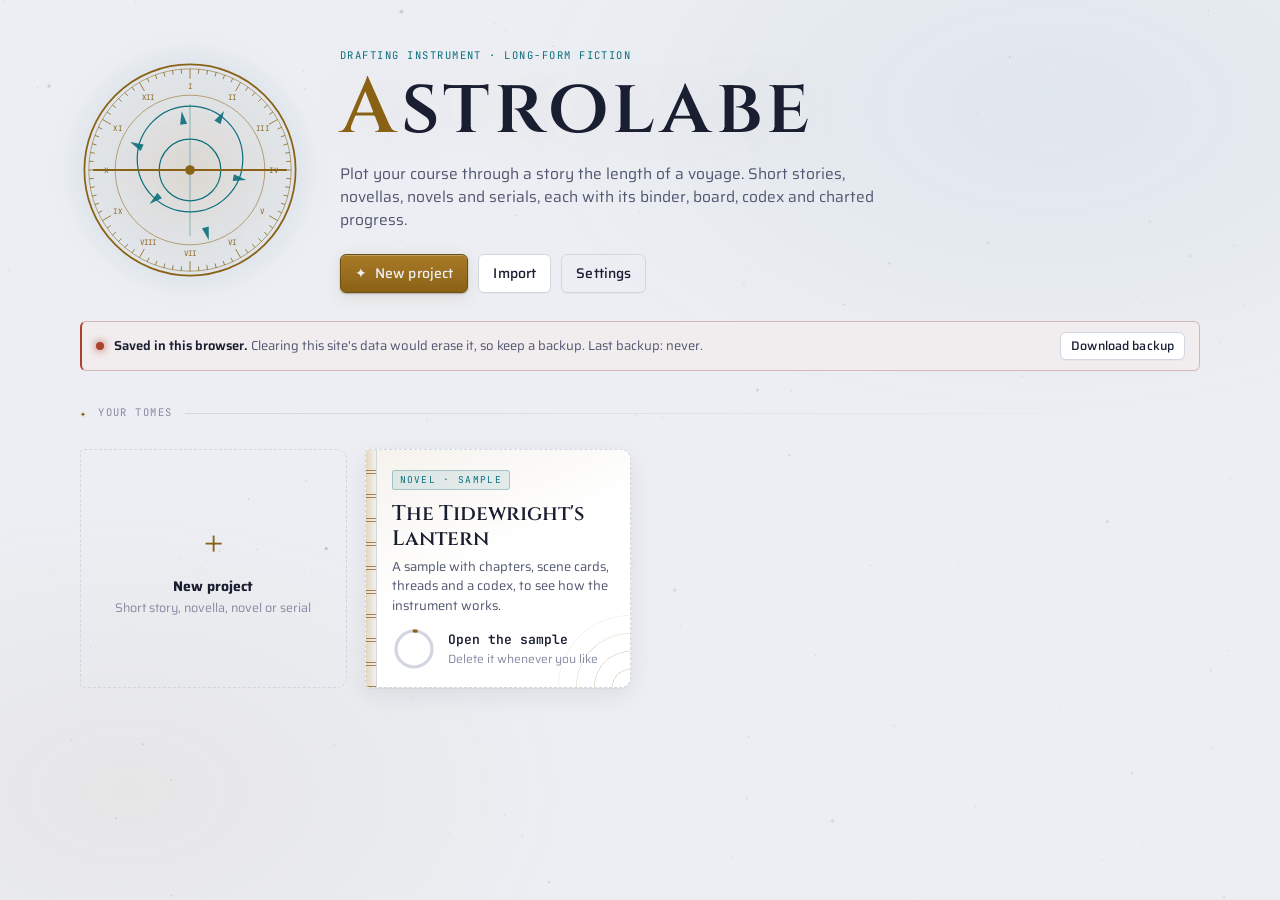
<file: apps/astrolabe/index.html>
<!doctype html>
<html lang="en">
<head>
<meta charset="utf-8">
<meta name="viewport" content="width=device-width, initial-scale=1, viewport-fit=cover">
<title>Astrolabe</title>
<meta name="claude:viewport-fit-sides" content="cover">
<meta name="description" content="Astrolabe: a drafting and planning instrument for short stories, novellas, novels and serials.">
<link rel="preconnect" href="https://fonts.googleapis.com">
<link rel="preconnect" href="https://fonts.gstatic.com" crossorigin>
<link rel="stylesheet" href="https://fonts.googleapis.com/css2?family=Cinzel:wght@500;600;700&family=Saira:wght@400;500;600&family=JetBrains+Mono:wght@400;600&family=Literata:ital,opsz,wght@0,7..72,400;0,7..72,600;1,7..72,400&family=EB+Garamond:ital,wght@0,400;0,600;1,400&family=Spectral:ital,wght@0,400;0,600;1,400&family=IBM+Plex+Mono:ital,wght@0,400;1,400&display=swap">
<style>
/* Layout: an observatory desk. Binder rail · manuscript page under a slow star chart · instrument panel.
   Palette: void, panel, raised, ink ×3, gild (astrolabe brass), ion (instrument glow). Skins redefine tokens only. */
:root {
  --void: #eceef3; --panel: #f5f6f9; --raised: #ffffff; --line: #d2d6e1; --line2: #e3e6ee;
  --ink: #1a1e31; --ink2: #50566f; --ink3: #858aa1;
  --gild: #8a6216; --gild2: #a87a26; --gild-soft: rgba(138, 98, 22, .12);
  --ion: #0b6f7c; --ion-soft: rgba(11, 111, 124, .10);
  --warn: #ab432b; --ok: #3a7647;
  --page: #fbfbfd; --prose: #1c1f31; --sel: rgba(168, 122, 38, .24);
  --star: 110, 92, 52; --star-a: .35; --nebula1: rgba(11, 111, 124, .05); --nebula2: rgba(138, 98, 22, .05);
  --shadow: 0 1px 2px rgba(26, 30, 49, .06), 0 8px 24px rgba(26, 30, 49, .07);
  --s-seed: #8e94ad; --s-outline: #5d78c0; --s-draft: #b98d2c; --s-revised: #2f8f95; --s-final: #3f8f52;

  --f-display: "Cinzel", "Cormorant SC", "Trajan Pro", Georgia, serif;
  --f-ui: "Saira", "Segoe UI", system-ui, -apple-system, sans-serif;
  --f-hud: "JetBrains Mono", ui-monospace, "SF Mono", Menlo, Consolas, monospace;
  --f-prose: "Literata", Georgia, "Times New Roman", serif;

  --prose-size: 19px; --prose-lh: 1.75; --measure: 66ch;
  --binder-w: 286px; --insp-w: 322px; --r: 6px;
  color-scheme: light;
}
@media (prefers-color-scheme: dark) {
  :root:not([data-theme="light"]) {
    --void: #080a14; --panel: #0d1020; --raised: #141829; --line: #252a45; --line2: #1b1f36;
    --ink: #e9e2cd; --ink2: #a4a3b8; --ink3: #6c6f8c;
    --gild: #d8ac5d; --gild2: #f0c879; --gild-soft: rgba(216, 172, 93, .13);
    --ion: #6fd6da; --ion-soft: rgba(111, 214, 218, .10);
    --warn: #e57a5f; --ok: #79c48a;
    --page: #0c0f1d; --prose: #ebe5d2; --sel: rgba(216, 172, 93, .28);
    --star: 255, 241, 214; --star-a: .9; --nebula1: rgba(111, 214, 218, .045); --nebula2: rgba(216, 172, 93, .05);
    --shadow: 0 1px 2px rgba(0, 0, 0, .4), 0 12px 32px rgba(0, 0, 0, .35);
    --s-seed: #7b809c; --s-outline: #8aa2ea; --s-draft: #e0b257; --s-revised: #5cc7cc; --s-final: #7fcf8d;
    color-scheme: dark;
  }
}
:root[data-theme="dark"] {
  --void: #080a14; --panel: #0d1020; --raised: #141829; --line: #252a45; --line2: #1b1f36;
  --ink: #e9e2cd; --ink2: #a4a3b8; --ink3: #6c6f8c;
  --gild: #d8ac5d; --gild2: #f0c879; --gild-soft: rgba(216, 172, 93, .13);
  --ion: #6fd6da; --ion-soft: rgba(111, 214, 218, .10);
  --warn: #e57a5f; --ok: #79c48a;
  --page: #0c0f1d; --prose: #ebe5d2; --sel: rgba(216, 172, 93, .28);
  --star: 255, 241, 214; --star-a: .9; --nebula1: rgba(111, 214, 218, .045); --nebula2: rgba(216, 172, 93, .05);
  --shadow: 0 1px 2px rgba(0, 0, 0, .4), 0 12px 32px rgba(0, 0, 0, .35);
  --s-seed: #7b809c; --s-outline: #8aa2ea; --s-draft: #e0b257; --s-revised: #5cc7cc; --s-final: #7fcf8d;
  color-scheme: dark;
}
/* Explicit skins chosen in Settings win over the system theme (same specificity, later in the sheet). */
:root[data-skin="astral"] {
  --void: #080a14; --panel: #0d1020; --raised: #141829; --line: #252a45; --line2: #1b1f36;
  --ink: #e9e2cd; --ink2: #a4a3b8; --ink3: #6c6f8c;
  --gild: #d8ac5d; --gild2: #f0c879; --gild-soft: rgba(216, 172, 93, .13);
  --ion: #6fd6da; --ion-soft: rgba(111, 214, 218, .10);
  --warn: #e57a5f; --ok: #79c48a;
  --page: #0c0f1d; --prose: #ebe5d2; --sel: rgba(216, 172, 93, .28);
  --star: 255, 241, 214; --star-a: .9; --nebula1: rgba(111, 214, 218, .045); --nebula2: rgba(216, 172, 93, .05);
  --shadow: 0 1px 2px rgba(0, 0, 0, .4), 0 12px 32px rgba(0, 0, 0, .35);
  --s-seed: #7b809c; --s-outline: #8aa2ea; --s-draft: #e0b257; --s-revised: #5cc7cc; --s-final: #7fcf8d;
  color-scheme: dark;
}
:root[data-skin="vellum"] {
  --void: #eceef3; --panel: #f5f6f9; --raised: #ffffff; --line: #d2d6e1; --line2: #e3e6ee;
  --ink: #1a1e31; --ink2: #50566f; --ink3: #858aa1;
  --gild: #8a6216; --gild2: #a87a26; --gild-soft: rgba(138, 98, 22, .12);
  --ion: #0b6f7c; --ion-soft: rgba(11, 111, 124, .10);
  --warn: #ab432b; --ok: #3a7647;
  --page: #fbfbfd; --prose: #1c1f31; --sel: rgba(168, 122, 38, .24);
  --star: 110, 92, 52; --star-a: .35; --nebula1: rgba(11, 111, 124, .05); --nebula2: rgba(138, 98, 22, .05);
  --shadow: 0 1px 2px rgba(26, 30, 49, .06), 0 8px 24px rgba(26, 30, 49, .07);
  --s-seed: #8e94ad; --s-outline: #5d78c0; --s-draft: #b98d2c; --s-revised: #2f8f95; --s-final: #3f8f52;
  color-scheme: light;
}
:root[data-skin="nebula"] {
  --void: #040d16; --panel: #081622; --raised: #0d2031; --line: #183449; --line2: #11283a;
  --ink: #d7eef2; --ink2: #88aab8; --ink3: #557585;
  --gild: #86e9f5; --gild2: #b7f6ff; --gild-soft: rgba(134, 233, 245, .12);
  --ion: #ff86d4; --ion-soft: rgba(255, 134, 212, .11);
  --warn: #ff8a6b; --ok: #7fe0a6;
  --page: #06121d; --prose: #dcf0f3; --sel: rgba(134, 233, 245, .24);
  --star: 200, 240, 255; --star-a: .85; --nebula1: rgba(255, 134, 212, .06); --nebula2: rgba(134, 233, 245, .05);
  --shadow: 0 1px 2px rgba(0, 0, 0, .45), 0 12px 32px rgba(0, 0, 0, .4);
  --s-seed: #6b8796; --s-outline: #8fb0ff; --s-draft: #ffd36e; --s-revised: #86e9f5; --s-final: #7fe0a6;
  color-scheme: dark;
}
:root[data-skin="ember"] {
  --void: #110a0a; --panel: #181010; --raised: #221716; --line: #3a2724; --line2: #2a1c1a;
  --ink: #f0e1cc; --ink2: #b59f8b; --ink3: #7d6758;
  --gild: #e9a34a; --gild2: #ffc56e; --gild-soft: rgba(233, 163, 74, .13);
  --ion: #94c6a0; --ion-soft: rgba(148, 198, 160, .10);
  --warn: #f07a5c; --ok: #94c6a0;
  --page: #150d0d; --prose: #f1e3cf; --sel: rgba(233, 163, 74, .26);
  --star: 255, 214, 170; --star-a: .75; --nebula1: rgba(201, 72, 52, .07); --nebula2: rgba(233, 163, 74, .05);
  --shadow: 0 1px 2px rgba(0, 0, 0, .45), 0 12px 32px rgba(0, 0, 0, .4);
  --s-seed: #8c7a6e; --s-outline: #b49ae0; --s-draft: #e9a34a; --s-revised: #94c6a0; --s-final: #d6c27a;
  color-scheme: dark;
}

/* ── Base ───────────────────────────────────────────── */
* { box-sizing: border-box; }
[hidden] { display: none !important; }
html, body { height: 100%; }
body {
  margin: 0; background: var(--void); color: var(--ink);
  font: 400 14px/1.5 var(--f-ui);
  -webkit-font-smoothing: antialiased; overflow: hidden;
}
body::before {
  content: ""; position: fixed; inset: 0 0 auto; height: env(safe-area-inset-top, 0px); z-index: 10; background: var(--panel);
}
::selection { background: var(--sel); }
button, input, select, textarea { font: inherit; color: inherit; }
button { cursor: pointer; }
:focus-visible { outline: 2px solid var(--gild); outline-offset: 2px; }
.hud { font-family: var(--f-hud); font-size: 10.5px; letter-spacing: .14em; text-transform: uppercase; color: var(--ink3); }
.num { font-variant-numeric: tabular-nums; }
svg { flex: none; }

#sky { position: fixed; inset: 0; width: 100%; height: 100%; z-index: 0; pointer-events: none;
  background:
    radial-gradient(60% 50% at 82% 12%, var(--nebula1), transparent 70%),
    radial-gradient(50% 45% at 10% 88%, var(--nebula2), transparent 70%);
}
#app, .boot { position: relative; z-index: 1; height: 100%; }

/* ── Astrolabe ornament ─────────────────────────────── */
.astro { width: 100%; height: 100%; display: block; overflow: visible; }
.astro .a-ring { fill: none; stroke: var(--gild); stroke-width: .8; }
.astro .a-thin { fill: none; stroke: var(--gild); stroke-width: .35; opacity: .7; }
.astro .a-tick { stroke: var(--gild); stroke-width: .45; opacity: .8; }
.astro .a-rete { transform-origin: 50px 50px; animation: spin 140s linear infinite; }
.astro .a-rete * { fill: none; stroke: var(--ion); stroke-width: .55; }
.astro .a-rete .a-ptr { fill: var(--ion); stroke: none; opacity: .9; }
.astro .a-rule { transform-origin: 50px 50px; animation: spin 360s linear infinite reverse; }
.astro .a-rule line { stroke: var(--gild); stroke-width: .9; }
.astro .a-hub { fill: var(--gild); }
.astro .a-glyph { fill: var(--gild); font-family: var(--f-hud); font-size: 3.4px; letter-spacing: .1px; }
@keyframes spin { to { transform: rotate(360deg); } }
@media (prefers-reduced-motion: reduce) { .astro .a-rete, .astro .a-rule, .boot-astro .astro { animation: none !important; } }

.boot { display: grid; place-content: center; justify-items: center; gap: 18px; }
.boot-astro { width: 120px; height: 120px; }
.boot-astro .a-rete { animation-duration: 6s; }
.boot-msg { margin: 0; }

/* ── Buttons & inputs ───────────────────────────────── */
.btn {
  display: inline-flex; align-items: center; gap: 8px; padding: 8px 14px; border-radius: var(--r);
  border: 1px solid var(--line); background: var(--raised); color: var(--ink); font-weight: 500; letter-spacing: .01em;
  transition: border-color .15s, background .15s, color .15s;
}
.btn:hover { border-color: var(--gild); }
.btn.gild { background: var(--gild); border-color: var(--gild); color: var(--void); }
.btn.gild:hover { background: var(--gild2); border-color: var(--gild2); }
.btn.ghost { background: transparent; }
.btn.danger { color: var(--warn); }
.btn.danger:hover { border-color: var(--warn); }
.btn.small { padding: 4px 10px; font-size: 12.5px; }
.btn[disabled] { opacity: .45; cursor: default; }
.iconbtn {
  display: inline-grid; place-items: center; width: 34px; height: 34px; border-radius: var(--r);
  border: 1px solid transparent; background: transparent; color: var(--ink2);
}
.iconbtn:hover { color: var(--gild); border-color: var(--line); }
.iconbtn svg { width: 18px; height: 18px; fill: none; stroke: currentColor; stroke-width: 1.6; stroke-linecap: round; stroke-linejoin: round; }
.iconbtn.on { color: var(--gild); background: var(--gild-soft); }
.chip {
  border: 1px solid var(--line); background: transparent; color: var(--ink2); border-radius: 999px;
  padding: 2px 9px; font-size: 11.5px; font-weight: 500; white-space: nowrap;
}
.chip:hover { color: var(--gild); border-color: var(--gild); }
.chip.on { color: var(--void); background: var(--gild); border-color: var(--gild); }

.field { display: grid; gap: 5px; min-width: 0; }
.field > span, .field > label { font-family: var(--f-hud); font-size: 10px; letter-spacing: .14em; text-transform: uppercase; color: var(--ink3); }
.inp, .field input:not([type=checkbox]):not([type=range]):not([type=file]), .field select, .field textarea {
  width: 100%; min-width: 0; padding: 7px 9px; border-radius: 5px; border: 1px solid var(--line);
  background: var(--panel); color: var(--ink); outline: none; transition: border-color .15s;
}
.field textarea { resize: vertical; line-height: 1.55; min-height: 64px; }
.inp:focus, .field input:focus, .field select:focus, .field textarea:focus { border-color: var(--gild); }
.row2 { display: grid; grid-template-columns: 1fr 1fr; gap: 10px; }
.check { display: flex; align-items: center; gap: 8px; color: var(--ink2); font-size: 13px; }
.check input { accent-color: var(--gild); width: 15px; height: 15px; }
input[type=range] { accent-color: var(--gild); width: 100%; }

/* ── Library ────────────────────────────────────────── */
.library { height: 100%; overflow-y: auto; padding-left: max(16px, env(safe-area-inset-left, 0px)); padding-right: max(16px, env(safe-area-inset-right, 0px)); }
.lib-in { max-width: 1120px; margin: 0 auto; padding-block: 48px 80px; display: grid; gap: 28px; }
.lib-head { display: grid; grid-template-columns: 220px 1fr; gap: 40px; align-items: center; }
.lib-mark { width: 220px; aspect-ratio: 1; max-width: 100%; filter: drop-shadow(0 0 22px var(--gild-soft)); }
.lib-title { min-width: 0; }
.lib-eyebrow { margin: 0 0 6px; color: var(--ion); }
.wordmark {
  font-family: var(--f-display); font-weight: 600; font-size: clamp(44px, 7vw, 78px); line-height: 1; margin: 0;
  letter-spacing: .06em; color: var(--ink); text-wrap: balance;
}
.wordmark::first-letter { color: var(--gild); }
.lib-lede { max-width: 56ch; color: var(--ink2); font-size: 15.5px; margin: 14px 0 22px; }
.lib-actions { display: flex; flex-wrap: wrap; gap: 10px; }
.lib-storage { display: flex; align-items: center; gap: 10px; flex-wrap: wrap; font-size: 13px; color: var(--ink2);
  border: 1px dashed var(--line); border-radius: var(--r); padding: 10px 14px; background: color-mix(in srgb, var(--panel) 70%, transparent); }
.lib-storage b { color: var(--ink); font-weight: 600; }
.lib-storage.warn { border-color: var(--warn); }
.lib-storage .dot { width: 8px; height: 8px; border-radius: 50%; background: var(--ok); box-shadow: 0 0 8px var(--ok); flex: none; }
.lib-storage.warn .dot { background: var(--warn); box-shadow: 0 0 8px var(--warn); }
.section-label { display: flex; align-items: center; gap: 12px; margin: 6px 0 0; font-weight: 400; }
.section-label .rule { flex: 1; height: 1px; background: linear-gradient(90deg, var(--line), transparent); }
.tomes { display: grid; grid-template-columns: repeat(auto-fill, minmax(250px, 1fr)); gap: 18px; }
.tome {
  position: relative; display: grid; grid-template-rows: auto 1fr auto; gap: 12px; min-height: 230px; padding: 20px 20px 16px;
  border: 1px solid var(--line); border-radius: 4px 10px 10px 4px; background: var(--raised); box-shadow: var(--shadow);
  text-align: left; color: var(--ink); overflow: hidden; transition: transform .2s, border-color .2s;
}
.tome::before { /* spine */
  content: ""; position: absolute; inset: 0 auto 0 0; width: 9px;
  background: repeating-linear-gradient(180deg, var(--gild) 0 1px, transparent 1px 22px), var(--gild-soft);
  border-right: 1px solid var(--line);
}
.tome:hover { transform: translateY(-2px); border-color: var(--gild); }
.tome-top { display: flex; justify-content: space-between; align-items: center; gap: 8px; padding-left: 6px; }
.tome h3 { font-family: var(--f-display); font-weight: 600; font-size: 21px; line-height: 1.2; margin: 0; padding-left: 6px; text-wrap: balance; overflow-wrap: anywhere; }
.tome .sub { color: var(--ink2); font-size: 13px; margin: 4px 0 0; padding-left: 6px; }
.tome-foot { display: flex; align-items: center; gap: 12px; padding-left: 6px; }
.tome-foot .meta { display: grid; gap: 1px; font-size: 12px; color: var(--ink3); min-width: 0; }
.tome-foot .meta b { color: var(--ink); font-family: var(--f-hud); font-weight: 600; font-size: 13px; }
.tome-open { position: absolute; inset: 0; background: transparent; border: 0; border-radius: inherit; z-index: 0; }
.tome > *:not(.tome-open) { position: relative; z-index: 1; pointer-events: none; }
.tome .tome-menu { pointer-events: auto; }
.ring { width: 44px; height: 44px; flex: none; }
.ring circle { fill: none; stroke-width: 3.2; }
.ring .bg { stroke: var(--line); }
.ring .fg { stroke: var(--gild); stroke-linecap: round; transform: rotate(-90deg); transform-origin: 50% 50%; }
.tome.new { border-style: dashed; background: transparent; box-shadow: none; place-content: center; justify-items: center; text-align: center; grid-template-rows: auto auto; }
.tome.new::before { display: none; }
.tome.new .plus { font-family: var(--f-display); font-size: 40px; color: var(--gild); line-height: 1; }
.tome.sample { border-style: dashed; }
.form-badge { color: var(--ion); border: 1px solid var(--ion-soft); background: var(--ion-soft); padding: 2px 7px; border-radius: 3px; font-size: 9.5px; white-space: nowrap; }

/* ── Desk grid ──────────────────────────────────────── */
.desk {
  height: 100%; display: grid; position: relative; transition: grid-template-columns .26s cubic-bezier(.3, .7, .2, 1);
  grid-template-columns: var(--binder-w) minmax(0, 1fr) var(--insp-w);
  grid-template-rows: auto minmax(0, 1fr) auto;
  grid-template-areas: "top top top" "binder stage insp" "status status status";
}
.desk.no-binder { grid-template-columns: 0 minmax(0, 1fr) var(--insp-w); }
.desk.no-insp { grid-template-columns: var(--binder-w) minmax(0, 1fr) 0; }
.desk.no-binder.no-insp { grid-template-columns: 0 minmax(0, 1fr) 0; }
.binder, .inspector { transition: opacity .2s ease; }
.desk.no-binder .binder, .desk.no-insp .inspector { visibility: hidden; opacity: 0; transition: opacity .16s ease, visibility 0s linear .26s; }
@media (min-width: 901px) {
  /* keep the panels' contents at full width while the column slides, so nothing squashes mid-motion */
  .binder-head, .binder-scroll { min-width: calc(var(--binder-w) - 1px); }
  .inspector > * { min-width: calc(var(--insp-w) - 33px); }
}

.topbar {
  grid-area: top; display: flex; align-items: center; gap: 8px; min-width: 0;
  padding-block: 7px; padding-left: max(10px, env(safe-area-inset-left, 0px)); padding-right: max(10px, env(safe-area-inset-right, 0px));
  border-bottom: 1px solid var(--line); background: color-mix(in srgb, var(--panel) 88%, transparent); backdrop-filter: blur(8px);
  position: relative; z-index: 5;
}
.home [data-astro] { display: block; width: 24px; height: 24px; }
.proj-id { display: flex; align-items: center; gap: 10px; min-width: 0; flex: 0 1 auto; }
.proj-title { font-family: var(--f-display); font-weight: 600; font-size: 16px; letter-spacing: .03em; white-space: nowrap; overflow: hidden; text-overflow: ellipsis; }
.modes { display: flex; gap: 2px; margin-left: auto; margin-right: auto; overflow-x: auto; scrollbar-width: none; min-width: 0; }
.modes::-webkit-scrollbar { display: none; }
.modes button {
  border: 0; background: transparent; color: var(--ink2); padding: 6px 12px; border-radius: 5px; font-weight: 500; white-space: nowrap;
  display: flex; align-items: baseline; gap: 6px; position: relative;
}
.modes button .k { font-family: var(--f-hud); font-size: 9.5px; color: var(--ink3); }
.modes button:hover { color: var(--ink); }
.modes button[aria-selected="true"] { color: var(--gild); }
.modes button[aria-selected="true"]::after { content: ""; position: absolute; left: 12px; right: 12px; bottom: 0; height: 1.5px; background: var(--gild); box-shadow: 0 0 8px var(--gild); }
.top-tools { display: flex; align-items: center; gap: 2px; }
.save-state { margin-right: 6px; white-space: nowrap; display: inline-flex; align-items: center; gap: 6px; }
.save-state::before { content: ""; width: 6px; height: 6px; border-radius: 50%; background: var(--ok); }
.save-state.saving::before { background: var(--gild); animation: pulse 1s ease-in-out infinite; }
.save-state.error { color: var(--warn); }
.save-state.error::before { background: var(--warn); }
@keyframes pulse { 50% { opacity: .3; } }
.narrow-only { display: none; }

/* ── Binder ─────────────────────────────────────────── */
.binder { grid-area: binder; display: flex; flex-direction: column; min-height: 0; min-width: 0; border-right: 1px solid var(--line); background: color-mix(in srgb, var(--panel) 92%, transparent); overflow: hidden; }
.binder-head { display: flex; align-items: center; justify-content: space-between; gap: 6px; padding: 10px 12px 8px; border-bottom: 1px solid var(--line2); flex-wrap: wrap; }
.binder-add { display: flex; gap: 4px; flex-wrap: wrap; }
.binder-title { display: flex; align-items: center; gap: 4px; margin-left: -6px; }
.binder-close { width: 26px; height: 26px; }
.binder-close svg { width: 14px; height: 14px; }
.binder-edge { display: none; }
.binder-scroll { overflow-y: auto; flex: 1; padding: 6px 6px 40px; }
.proj-row { display: flex; align-items: center; gap: 8px; width: 100%; border: 0; background: transparent; text-align: left; padding: 8px 8px; border-radius: 5px; color: var(--ink); }
.proj-row:hover { background: var(--gild-soft); }
.proj-row.sel { background: var(--gild-soft); color: var(--gild); }
.proj-row .t { font-family: var(--f-display); font-weight: 600; font-size: 13.5px; flex: 1; min-width: 0; overflow: hidden; text-overflow: ellipsis; white-space: nowrap; }
.proj-row .wc { font-family: var(--f-hud); font-size: 10.5px; color: var(--ink3); }
.tree, .tree ul { list-style: none; margin: 0; padding: 0; }
.tree ul { padding-left: 14px; margin-left: 9px; border-left: 1px solid var(--line2); }
.node > .row {
  display: flex; align-items: center; gap: 6px; padding: 4px 6px 4px 2px; border-radius: 5px; cursor: pointer; user-select: none;
  min-height: 30px; position: relative; color: var(--ink2);
}
.node > .row:hover { background: color-mix(in srgb, var(--gild-soft) 60%, transparent); color: var(--ink); }
.node.sel > .row { background: var(--gild-soft); color: var(--ink); }
.node.sel > .row::before { content: ""; position: absolute; left: -2px; top: 7px; bottom: 7px; width: 2px; background: var(--gild); border-radius: 2px; box-shadow: 0 0 6px var(--gild); }
.node.excluded > .row .label { text-decoration: line-through; text-decoration-color: var(--ink3); opacity: .65; }
.twist { width: 16px; height: 16px; border: 0; background: transparent; color: var(--ink3); padding: 3px; display: block; flex: none; line-height: 0; overflow: hidden; }
.twist svg { display: block; width: 10px; height: 10px; stroke: currentColor; fill: none; stroke-width: 2; transition: transform .15s; }
.node.collapsed > .row .twist svg { transform: rotate(-90deg); }
.node.collapsed > ul { display: none; }
.twist.noexp { visibility: hidden; }
.coord { font-family: var(--f-hud); font-size: 10px; color: var(--ion); letter-spacing: .04em; min-width: 30px; flex: none; }
.t-part > .row .coord { color: var(--gild); }
.node > .row .label { flex: 1; min-width: 0; overflow: hidden; text-overflow: ellipsis; white-space: nowrap; font-size: 13.5px; }
.t-part > .row .label { font-family: var(--f-display); font-weight: 600; font-size: 12.5px; letter-spacing: .05em; text-transform: uppercase; color: var(--ink); }
.t-chapter > .row .label { font-weight: 500; color: var(--ink); }
.node > .row .wc { font-family: var(--f-hud); font-size: 10px; color: var(--ink3); flex: none; }
.pip { width: 7px; height: 7px; transform: rotate(45deg); flex: none; border: 1px solid var(--s-seed); }
.pip.s-seed { background: transparent; border-color: var(--s-seed); }
.pip.s-outline { background: transparent; border-color: var(--s-outline); box-shadow: inset 0 0 0 1.5px var(--s-outline); }
.pip.s-draft { background: var(--s-draft); border-color: var(--s-draft); }
.pip.s-revised { background: var(--s-revised); border-color: var(--s-revised); }
.pip.s-final { background: var(--s-final); border-color: var(--s-final); box-shadow: 0 0 6px var(--s-final); }
.row .more { opacity: 0; border: 0; background: transparent; color: var(--ink3); width: 20px; height: 20px; border-radius: 4px; padding: 0; flex: none; line-height: 1; }
.row:hover .more, .row:focus-within .more, .node.sel > .row .more { opacity: 1; }
.row .more:hover { color: var(--gild); background: var(--raised); }
.row.drop-before { box-shadow: inset 0 2px 0 var(--gild); }
.row.drop-after { box-shadow: inset 0 -2px 0 var(--gild); }
.row.drop-inside { background: var(--gild-soft); outline: 1px dashed var(--gild); }
.row .rename { flex: 1; min-width: 0; padding: 1px 5px; border: 1px solid var(--gild); border-radius: 4px; background: var(--raised); font-size: 13px; }
.tree-empty { padding: 18px 10px; color: var(--ink3); font-size: 13px; line-height: 1.6; }
.trash { margin-top: 14px; border-top: 1px solid var(--line2); padding: 8px 6px; }
.trash summary { cursor: pointer; color: var(--ink3); list-style: none; display: flex; align-items: center; justify-content: space-between; }
.trash summary::-webkit-details-marker { display: none; }
.trash-item { display: flex; align-items: center; gap: 6px; padding: 4px 4px; font-size: 12.5px; color: var(--ink2); }
.trash-item span { flex: 1; min-width: 0; overflow: hidden; text-overflow: ellipsis; white-space: nowrap; }

/* ── Stage ──────────────────────────────────────────── */
.stage { grid-area: stage; min-width: 0; min-height: 0; overflow: hidden; position: relative; display: flex; flex-direction: column; }
.scroller { flex: 1; overflow-y: auto; min-height: 0; scroll-behavior: auto; }
.view-pad { padding-block: 28px 80px; padding-inline: clamp(16px, 4vw, 48px); }
.view-head { display: flex; align-items: flex-end; justify-content: space-between; gap: 16px; flex-wrap: wrap; margin-bottom: 20px; }
.view-head h2 { font-family: var(--f-display); font-weight: 600; font-size: 26px; letter-spacing: .03em; margin: 2px 0 0; text-wrap: balance; }
.view-head .tools { display: flex; gap: 8px; flex-wrap: wrap; align-items: center; }
.empty { max-width: 46ch; margin: 12vh auto; text-align: center; color: var(--ink2); display: grid; gap: 14px; justify-items: center; }
.empty h3 { font-family: var(--f-display); font-weight: 600; font-size: 22px; color: var(--ink); margin: 0; }
.empty .astro-s { width: 72px; height: 72px; opacity: .9; }

/* Write */
.manuscript { max-width: calc(var(--measure) + 120px); margin: 0 auto; padding: 44px 60px 45vh; }
.typewriter .manuscript { padding-top: 38vh; }
.ms-chapter { text-align: center; margin: 54px 0 34px; }
.ms-chapter:first-child { margin-top: 8px; }
.ms-chapter .hud { color: var(--gild); }
.ms-chapter h2 { font-family: var(--f-display); font-weight: 600; font-size: 26px; letter-spacing: .05em; margin: 6px 0 0; color: var(--ink); text-wrap: balance; }
.ms-chapter .orn { color: var(--gild); letter-spacing: .6em; font-size: 11px; margin-top: 10px; opacity: .8; }
.scene-block { position: relative; margin: 0 0 18px; }
.scene-block + .scene-block { margin-top: 26px; padding-top: 26px; }
.scene-block + .scene-block::before {
  content: "✦"; position: absolute; top: -12px; left: 50%; transform: translateX(-50%); color: var(--gild); font-size: 12px; opacity: .75;
}
.scene-head { display: flex; align-items: center; gap: 10px; margin: 0 0 14px; opacity: .55; transition: opacity .2s; }
.scene-block:hover .scene-head, .scene-block.active .scene-head { opacity: 1; }
.scene-head .coord { font-size: 10.5px; }
.scene-head input { flex: 1; min-width: 0; border: 0; background: transparent; font-family: var(--f-ui); font-weight: 500; font-size: 13px; color: var(--ink2); padding: 2px 0; outline: none; letter-spacing: .02em; }
.scene-head input:focus { color: var(--ink); border-bottom: 1px solid var(--gild); }
.scene-head .wc { font-family: var(--f-hud); font-size: 10px; color: var(--ink3); white-space: nowrap; }
.prose {
  font-family: var(--f-prose); font-size: var(--prose-size); line-height: var(--prose-lh); color: var(--prose);
  max-width: var(--measure); margin: 0 auto; outline: none; min-height: 3.5em; caret-color: var(--gild);
  overflow-wrap: break-word; hyphens: manual; font-variant-ligatures: common-ligatures; font-optical-sizing: auto;
}
.prose p { margin: 0; }
.para-indent .prose p + p { text-indent: 1.6em; }
.para-space .prose p + p { margin-top: .85em; }
.prose hr { border: 0; height: 1.75em; margin: .6em 0; text-align: center; overflow: visible; }
.prose hr::after { content: "✦   ✦   ✦"; white-space: pre; color: var(--gild); font-size: .7em; letter-spacing: .1em; line-height: 2.5; }
.prose hr + p { text-indent: 0 !important; }
.prose em { font-style: italic; }
.prose strong { font-weight: 600; }
.prose:empty::before, .prose.blank::before { content: attr(data-ph); color: var(--ink3); font-style: italic; pointer-events: none; position: absolute; }
.prose.blank { position: relative; }
.ms-add { display: flex; justify-content: center; gap: 8px; margin-top: 30px; opacity: .7; }
.ms-add:hover { opacity: 1; }
.focus-mode .prose p, .focus-mode .prose hr { opacity: .26; transition: opacity .25s; }
.focus-mode .prose p.cur { opacity: 1; }
.focus-mode .scene-head, .focus-mode .ms-add, .focus-mode .ms-chapter { opacity: .25; }

.write-tools {
  position: absolute; top: 10px; right: 14px; z-index: 3; display: flex; gap: 2px; padding: 3px;
  border: 1px solid var(--line); border-radius: 8px; background: color-mix(in srgb, var(--raised) 90%, transparent); backdrop-filter: blur(6px);
  opacity: .55; transition: opacity .2s;
}
.write-tools:hover, .write-tools:focus-within { opacity: 1; }
.write-tools .iconbtn { width: 30px; height: 30px; font-family: var(--f-prose); font-size: 15px; }
.write-tools .sep { width: 1px; background: var(--line); margin: 4px 2px; }

/* Focus mode chrome */
.desk.focus-mode { grid-template-columns: 0 minmax(0, 1fr) 0; }
.desk.focus-mode .binder, .desk.focus-mode .inspector { visibility: hidden; }
.desk.focus-mode .topbar, .desk.focus-mode .statusbar { opacity: 0; transition: opacity .3s; }
.desk.focus-mode .topbar:hover, .desk.focus-mode .statusbar:hover, .desk.focus-mode .topbar:focus-within { opacity: 1; }
.desk.focus-mode .write-tools { opacity: 0; }
.desk.focus-mode .write-tools:hover { opacity: 1; }

/* Board */
.board-group { margin-bottom: 30px; }
.board-group-head { display: flex; align-items: baseline; gap: 10px; margin: 0 0 10px; padding-bottom: 6px; border-bottom: 1px solid var(--line2); }
.board-group-head h3 { font-family: var(--f-display); font-weight: 600; font-size: 16px; letter-spacing: .04em; margin: 0; flex: 1; min-width: 0; }
.board-group-head .part-tag { color: var(--gild); }
.cards { display: grid; grid-template-columns: repeat(auto-fill, minmax(220px, 1fr)); gap: 14px; min-height: 60px; border-radius: 8px; padding: 2px; }
.cards.drop-into { outline: 1px dashed var(--gild); outline-offset: 4px; }
.card {
  position: relative; display: flex; flex-direction: column; gap: 6px; padding: 12px 13px 10px; min-height: 172px;
  background:
    radial-gradient(circle, var(--line2) .7px, transparent .8px) 0 0 / 14px 14px,
    var(--raised);
  border: 1px solid var(--line); border-radius: 3px; box-shadow: var(--shadow); cursor: grab;
}
.card:hover { border-color: color-mix(in srgb, var(--gild) 60%, var(--line)); }
.card.sel { border-color: var(--gild); box-shadow: 0 0 0 1px var(--gild), var(--shadow); }
.card.dragging { opacity: .35; }
.card.drop-before::after, .card.drop-after::after { content: ""; position: absolute; top: 6px; bottom: 6px; width: 3px; background: var(--gild); border-radius: 2px; box-shadow: 0 0 8px var(--gild); }
.card.drop-before::after { left: -9px; }
.card.drop-after::after { right: -9px; }
.card-top { display: flex; align-items: center; gap: 8px; }
.card-top .status-l { margin-left: auto; font-family: var(--f-hud); font-size: 9.5px; letter-spacing: .1em; text-transform: uppercase; color: var(--ink3); display: flex; gap: 6px; align-items: center; }
.card input.ct { border: 0; background: transparent; font-weight: 600; font-size: 14px; padding: 0; outline: none; color: var(--ink); width: 100%; }
.card textarea.cs { flex: 1; border: 0; background: transparent; resize: none; font-family: var(--f-prose); font-size: 13.5px; line-height: 1.5; color: var(--ink2); padding: 0; outline: none; min-height: 72px; }
.card textarea.cs::placeholder { color: var(--ink3); font-style: italic; }
.card-foot { display: flex; align-items: center; gap: 8px; font-size: 11.5px; color: var(--ink3); border-top: 1px dotted var(--line); padding-top: 6px; }
.card-foot .pov { overflow: hidden; text-overflow: ellipsis; white-space: nowrap; flex: 1; min-width: 0; }
.card-foot .wc { font-family: var(--f-hud); font-size: 10px; }
.thread-dots { display: flex; gap: 3px; }
.thread-dots i { width: 8px; height: 8px; border-radius: 50%; display: block; }
.card.add { border-style: dashed; background: transparent; box-shadow: none; align-items: center; justify-content: center; color: var(--ink3); cursor: pointer; min-height: 120px; }
.card.add:hover { color: var(--gild); border-color: var(--gild); }

/* Outline */
.table-wrap { overflow-x: auto; border: 1px solid var(--line); border-radius: 8px; background: var(--raised); }
table.outline { border-collapse: collapse; width: 100%; min-width: 900px; font-size: 13px; }
.outline th { text-align: left; font-family: var(--f-hud); font-weight: 400; font-size: 10px; letter-spacing: .14em; text-transform: uppercase; color: var(--ink3); padding: 9px 10px; border-bottom: 1px solid var(--line); position: sticky; top: 0; background: var(--raised); }
.outline td { padding: 5px 10px; border-bottom: 1px solid var(--line2); vertical-align: top; }
.outline tr.grp td { background: var(--gild-soft); font-family: var(--f-display); font-weight: 600; letter-spacing: .04em; padding: 8px 10px; color: var(--ink); }
.outline tr.grp.part td { color: var(--gild); text-transform: uppercase; font-size: 12px; }
.outline td input, .outline td select, .outline td textarea { width: 100%; border: 1px solid transparent; background: transparent; padding: 3px 5px; border-radius: 4px; outline: none; color: var(--ink); }
.outline td input:hover, .outline td select:hover, .outline td textarea:hover { border-color: var(--line); }
.outline td input:focus, .outline td select:focus, .outline td textarea:focus { border-color: var(--gild); background: var(--panel); }
.outline td textarea { resize: vertical; min-height: 30px; font-family: var(--f-prose); line-height: 1.45; color: var(--ink2); }
.outline .wcell { font-family: var(--f-hud); font-size: 11px; white-space: nowrap; color: var(--ink2); }
.outline .goto { border: 0; background: transparent; color: var(--ion); font-family: var(--f-hud); font-size: 11px; padding: 3px 0; }
.outline .goto:hover { color: var(--gild); text-decoration: underline; }
.meter { height: 3px; border-radius: 2px; background: var(--line); margin-top: 4px; overflow: hidden; }
.meter i { display: block; height: 100%; background: var(--gild); }

/* Threads */
.threads-list { display: grid; gap: 8px; margin-bottom: 22px; }
.thread-row { display: grid; grid-template-columns: 22px minmax(140px, 260px) 1fr auto; gap: 10px; align-items: center; padding: 8px 10px; border: 1px solid var(--line); border-radius: 6px; background: var(--raised); }
.thread-row input[type=color] { width: 22px; height: 22px; border: 0; padding: 0; background: none; border-radius: 50%; overflow: hidden; cursor: pointer; }
.thread-row .stat { font-size: 12.5px; color: var(--ink2); min-width: 0; }
.thread-row .stat .gap { color: var(--warn); }
.matrix-wrap { overflow-x: auto; border: 1px solid var(--line); border-radius: 8px; background: var(--raised); padding-bottom: 6px; }
table.matrix { border-collapse: separate; border-spacing: 0; font-size: 12px; }
.matrix th, .matrix td { padding: 0; }
.matrix thead th { font-family: var(--f-hud); font-weight: 400; font-size: 9.5px; color: var(--ink3); vertical-align: bottom; padding: 8px 0 6px; }
.matrix thead th.ch { color: var(--gild); text-align: left; padding: 8px 6px 2px; border-left: 1px solid var(--line2); white-space: nowrap; letter-spacing: .08em; }
.matrix thead th.sc { writing-mode: vertical-rl; transform: rotate(180deg); height: 64px; text-align: left; padding: 6px 0; cursor: pointer; }
.matrix thead th.sc:hover { color: var(--gild); }
.matrix th.tname { position: sticky; left: 0; background: var(--raised); z-index: 1; text-align: left; padding: 4px 12px; font-family: var(--f-ui); font-size: 13px; font-weight: 500; color: var(--ink); white-space: nowrap; border-right: 1px solid var(--line); }
.matrix td.cell { width: 26px; height: 28px; text-align: center; }
.matrix td.cell.chstart { border-left: 1px solid var(--line2); }
.matrix td.cell button { width: 20px; height: 20px; border-radius: 50%; border: 1px dashed transparent; background: transparent; padding: 0; }
.matrix td.cell button:hover { border-color: var(--ink3); }
.matrix td.cell button.on { background: var(--tc); border: 0; box-shadow: 0 0 8px var(--tc); }
.matrix td.cell.lane { background: linear-gradient(var(--tc), var(--tc)) center / 100% 1.5px no-repeat; }

/* Codex */
.codex { display: grid; grid-template-columns: 300px minmax(0, 1fr); gap: 22px; align-items: start; }
.codex-side { display: grid; gap: 10px; position: sticky; top: 0; min-width: 0; }
.codex-side .btn { white-space: nowrap; }
.codex-cats { display: flex; flex-wrap: wrap; gap: 5px; }
.codex-list { display: grid; gap: 2px; max-height: 62vh; overflow-y: auto; padding-right: 4px; }
.codex-item { display: grid; grid-template-columns: 22px 1fr; gap: 8px; align-items: start; text-align: left; border: 1px solid transparent; background: transparent; border-radius: 6px; padding: 7px 8px; color: var(--ink); }
.codex-item:hover { background: var(--gild-soft); }
.codex-item.sel { border-color: var(--gild); background: var(--gild-soft); }
.codex-item .g { color: var(--gild); font-size: 15px; text-align: center; line-height: 1.3; }
.codex-item > span { min-width: 0; }
.codex-item b { font-weight: 600; display: block; font-size: 13.5px; }
.codex-item small { color: var(--ink3); display: block; overflow: hidden; text-overflow: ellipsis; white-space: nowrap; font-size: 12px; }
.codex-entry { border: 1px solid var(--line); border-radius: 10px; background: var(--raised); padding: 22px 24px; display: grid; gap: 16px; box-shadow: var(--shadow); min-width: 0; }
.codex-entry .name { font-family: var(--f-display); font-weight: 600; font-size: 26px; border: 0; background: transparent; padding: 0; outline: none; width: 100%; color: var(--ink); border-bottom: 1px solid transparent; }
.codex-entry .name:focus { border-bottom-color: var(--gild); }
.kv { display: grid; gap: 6px; }
.kv-row { display: grid; grid-template-columns: minmax(80px, 160px) 1fr 26px; gap: 6px; }
.appears { display: flex; flex-wrap: wrap; gap: 6px; }
.appears button { border: 1px solid var(--line); background: var(--panel); border-radius: 4px; padding: 3px 8px; font-size: 12px; color: var(--ink2); }
.appears button:hover { border-color: var(--gild); color: var(--gild); }
.appears button .coord { min-width: 0; margin-right: 4px; }

/* Progress */
.prog-grid { display: grid; grid-template-columns: repeat(12, minmax(0, 1fr)); gap: 16px; }
.panel { grid-column: span 4; border: 1px solid var(--line); border-radius: 10px; background: var(--raised); padding: 18px 20px; min-width: 0; display: grid; gap: 12px; align-content: start; }
.panel.w8 { grid-column: span 8; } .panel.w6 { grid-column: span 6; } .panel.w12 { grid-column: span 12; }
.panel h3 { margin: 0; font-family: var(--f-hud); font-weight: 400; font-size: 10.5px; letter-spacing: .14em; text-transform: uppercase; color: var(--ink3); }
.bignum { font-family: var(--f-display); font-weight: 600; font-size: 40px; line-height: 1; color: var(--ink); font-variant-numeric: tabular-nums; }
.bignum small { font-family: var(--f-ui); font-weight: 400; font-size: 14px; color: var(--ink3); margin-left: 6px; }
.goal-flex { display: flex; gap: 18px; align-items: center; }
.goal-ring { width: 110px; height: 110px; flex: none; }
.goal-ring circle { fill: none; stroke-width: 6; }
.goal-ring .bg { stroke: var(--line); }
.goal-ring .fg { stroke: var(--gild); stroke-linecap: round; transform: rotate(-90deg); transform-origin: 50% 50%; filter: drop-shadow(0 0 4px var(--gild-soft)); }
.goal-ring text { fill: var(--ink); font-family: var(--f-hud); font-size: 15px; text-anchor: middle; }
.goal-ring .tick { stroke: var(--gild); stroke-width: 1; opacity: .5; }
.chart { width: 100%; height: auto; display: block; }
.chart .bar { fill: var(--gild); }
.chart .bar.today { fill: var(--ion); }
.chart .bar.neg { fill: var(--warn); opacity: .7; }
.chart .grid { stroke: var(--line2); stroke-width: 1; }
.chart .goal-line { stroke: var(--ion); stroke-width: 1; stroke-dasharray: 4 4; }
.chart text { fill: var(--ink3); font-family: var(--f-hud); font-size: 10px; }
.hbar { display: grid; grid-template-columns: minmax(80px, 210px) 1fr 74px; gap: 10px; align-items: center; font-size: 12.5px; }
.hbar .n { overflow: hidden; text-overflow: ellipsis; white-space: nowrap; color: var(--ink2); }
.hbar .n .coord { margin-right: 6px; }
.hbar .track { height: 8px; background: var(--line2); border-radius: 4px; position: relative; overflow: hidden; }
.hbar .track i { position: absolute; inset: 0 auto 0 0; background: var(--gild); border-radius: 4px; }
.hbar .v { font-family: var(--f-hud); font-size: 11px; text-align: right; color: var(--ink2); }
.stack { display: flex; height: 12px; border-radius: 6px; overflow: hidden; background: var(--line2); }
.stack i { display: block; height: 100%; }
.legend { display: flex; flex-wrap: wrap; gap: 12px; font-size: 12px; color: var(--ink2); }
.legend span { display: inline-flex; align-items: center; gap: 6px; }
.ep-row { display: grid; grid-template-columns: 54px minmax(0, 1fr) 150px 90px 80px; gap: 10px; align-items: center; padding: 6px 0; border-bottom: 1px solid var(--line2); font-size: 13px; }
.ep-row .coord { font-size: 11px; }
.kpis { display: grid; grid-template-columns: repeat(3, 1fr); gap: 10px; }
.kpi { display: grid; gap: 2px; }
.kpi b { font-family: var(--f-hud); font-size: 18px; font-weight: 600; color: var(--ink); font-variant-numeric: tabular-nums; }
.kpi span { font-size: 11.5px; color: var(--ink3); }

/* ── Inspector ──────────────────────────────────────── */
.inspector { grid-area: insp; min-height: 0; min-width: 0; overflow-y: auto; border-left: 1px solid var(--line); background: color-mix(in srgb, var(--panel) 92%, transparent); padding: 14px 16px 60px; display: flex; flex-direction: column; gap: 16px; }
.insp-head { display: flex; align-items: center; gap: 8px; }
.insp-head .coord { font-size: 11px; }
.insp-title { font-family: var(--f-display); font-weight: 600; font-size: 18px; border: 0; background: transparent; padding: 2px 0; width: 100%; outline: none; color: var(--ink); border-bottom: 1px solid transparent; }
.insp-title:focus { border-bottom-color: var(--gild); }
.insp-sec { display: grid; gap: 10px; }
.insp-sec > h4 { margin: 0; display: flex; align-items: center; gap: 8px; font-family: var(--f-hud); font-weight: 400; font-size: 10px; letter-spacing: .14em; text-transform: uppercase; color: var(--ink3); }
.insp-sec > h4::after { content: ""; flex: 1; height: 1px; background: var(--line2); }
.status-pick { display: flex; flex-wrap: wrap; gap: 4px; }
.status-pick button { display: inline-flex; align-items: center; gap: 6px; border: 1px solid var(--line); border-radius: 4px; background: transparent; padding: 3px 8px; font-size: 12px; color: var(--ink2); }
.status-pick button.on { border-color: var(--gild); color: var(--ink); background: var(--gild-soft); }
.tchips { display: flex; flex-wrap: wrap; gap: 5px; }
.tchips button { display: inline-flex; align-items: center; gap: 6px; border: 1px solid var(--line); border-radius: 999px; background: transparent; padding: 2px 9px 2px 6px; font-size: 12px; color: var(--ink2); }
.tchips button i { width: 9px; height: 9px; border-radius: 50%; background: var(--tc); opacity: .35; }
.tchips button.on { color: var(--ink); border-color: var(--tc); }
.tchips button.on i { opacity: 1; box-shadow: 0 0 6px var(--tc); }
.mentions { display: flex; flex-wrap: wrap; gap: 5px; }
.mentions button { border: 1px solid var(--line); border-radius: 4px; background: var(--raised); padding: 3px 8px; font-size: 12px; color: var(--ink2); display: inline-flex; gap: 5px; align-items: center; }
.mentions button:hover { border-color: var(--gild); color: var(--ink); }
.mentions .g { color: var(--gild); }
.snaps { display: grid; gap: 4px; }
.snap { display: flex; align-items: center; gap: 8px; font-size: 12.5px; color: var(--ink2); padding: 5px 6px; border-radius: 5px; border: 1px solid transparent; background: transparent; text-align: left; width: 100%; }
.snap:hover { border-color: var(--line); background: var(--raised); }
.snap .when { flex: 1; min-width: 0; overflow: hidden; text-overflow: ellipsis; white-space: nowrap; }
.snap .wc { font-family: var(--f-hud); font-size: 10.5px; color: var(--ink3); }
.muted { color: var(--ink3); font-size: 12.5px; }
.stat-line { display: flex; justify-content: space-between; gap: 8px; font-size: 12.5px; color: var(--ink2); }
.stat-line b { font-family: var(--f-hud); font-weight: 600; color: var(--ink); font-size: 12px; }

/* ── Status bar ─────────────────────────────────────── */
.statusbar {
  grid-area: status; display: flex; align-items: center; gap: 18px; min-width: 0; overflow-x: auto; scrollbar-width: none;
  padding-block: 5px; padding-left: max(14px, env(safe-area-inset-left, 0px)); padding-right: max(14px, env(safe-area-inset-right, 0px));
  border-top: 1px solid var(--line); background: color-mix(in srgb, var(--panel) 90%, transparent); backdrop-filter: blur(8px);
  font-family: var(--f-hud); font-size: 11px; color: var(--ink3); white-space: nowrap; position: relative; z-index: 4;
}
.statusbar::-webkit-scrollbar { display: none; }
.statusbar b { color: var(--ink); font-weight: 600; }
.statusbar .spacer { flex: 1; }
.statusbar .mini { width: 70px; height: 4px; border-radius: 2px; background: var(--line); display: inline-block; vertical-align: middle; overflow: hidden; margin-left: 6px; }
.statusbar .mini i { display: block; height: 100%; background: var(--ion); }
.statusbar button { border: 1px solid var(--line); background: transparent; border-radius: 4px; padding: 2px 8px; font-family: var(--f-hud); font-size: 10.5px; color: var(--ink2); letter-spacing: .06em; }
.statusbar button:hover { color: var(--gild); border-color: var(--gild); }
.statusbar button.on { color: var(--void); background: var(--gild); border-color: var(--gild); }
.statusbar .sprint.run { color: var(--void); background: var(--ion); border-color: var(--ion); }
.statusbar .plus { color: var(--ok); }
.statusbar .minus { color: var(--warn); }

/* ── Overlays ───────────────────────────────────────── */
.modal-back { position: fixed; inset: 0; z-index: 50; background: color-mix(in srgb, var(--void) 70%, transparent); backdrop-filter: blur(4px); display: grid; place-items: start center; overflow-y: auto; padding: 8vh max(16px, env(safe-area-inset-right, 0px)) 40px max(16px, env(safe-area-inset-left, 0px)); animation: fade .15s ease-out; }
.modal { width: min(620px, 100%); background: var(--raised); border: 1px solid var(--line); border-radius: 12px; box-shadow: var(--shadow), 0 0 0 1px var(--gild-soft); display: grid; gap: 18px; padding: 24px 26px; position: relative; }
.modal.wide { width: min(860px, 100%); }
.modal h2 { font-family: var(--f-display); font-weight: 600; font-size: 22px; letter-spacing: .03em; margin: 0; text-wrap: balance; }
.modal .lede { color: var(--ink2); margin: -8px 0 0; }
.modal-foot { display: flex; justify-content: flex-end; gap: 8px; flex-wrap: wrap; }
.modal .x { position: absolute; top: 12px; right: 12px; }
@keyframes fade { from { opacity: 0; } }
.form-pick { display: grid; grid-template-columns: repeat(2, minmax(0, 1fr)); gap: 10px; }
.form-pick label { display: grid; gap: 4px; padding: 12px 14px; border: 1px solid var(--line); border-radius: 8px; cursor: pointer; background: var(--panel); position: relative; }
.form-pick label:hover { border-color: var(--gild); }
.form-pick input { position: absolute; opacity: 0; pointer-events: none; }
.form-pick label:has(input:checked) { border-color: var(--gild); background: var(--gild-soft); box-shadow: 0 0 0 1px var(--gild); }
.form-pick label:has(input:focus-visible) { outline: 2px solid var(--gild); outline-offset: 2px; }
.form-pick b { font-family: var(--f-display); font-weight: 600; font-size: 15px; letter-spacing: .03em; }
.form-pick small { color: var(--ink2); font-size: 12.5px; line-height: 1.4; }
.form-pick .hud { color: var(--ion); }
.skins { display: grid; grid-template-columns: repeat(5, minmax(0, 1fr)); gap: 8px; }
.skin { border: 1px solid var(--line); border-radius: 8px; padding: 0; overflow: hidden; background: var(--panel); text-align: left; display: grid; }
.skin .sw { height: 44px; display: flex; align-items: flex-end; gap: 4px; padding: 6px; }
.skin .sw i { width: 12px; height: 12px; border-radius: 50%; display: block; }
.skin span { padding: 6px 8px; font-size: 12px; font-weight: 500; color: var(--ink2); }
.skin.on { border-color: var(--gild); box-shadow: 0 0 0 1px var(--gild); }
.skin.on span { color: var(--ink); }
.seg { display: inline-flex; border: 1px solid var(--line); border-radius: 6px; overflow: hidden; flex-wrap: wrap; }
.seg button { border: 0; background: transparent; padding: 5px 11px; font-size: 12.5px; color: var(--ink2); border-right: 1px solid var(--line); }
.seg button:last-child { border-right: 0; }
.seg button.on { background: var(--gild-soft); color: var(--gild); }
.set-grid { display: grid; gap: 16px; }
.set-row { display: grid; grid-template-columns: 150px minmax(0, 1fr); gap: 14px; align-items: center; }
.set-row > span:first-child { font-family: var(--f-hud); font-size: 10px; letter-spacing: .14em; text-transform: uppercase; color: var(--ink3); }
.range-val { display: flex; align-items: center; gap: 10px; }
.range-val output { font-family: var(--f-hud); font-size: 11px; color: var(--ink2); min-width: 44px; text-align: right; }
.node.active-scene > .row .label { color: var(--gild); }
.node.active-scene > .row::before { content: ""; position: absolute; left: -2px; top: 11px; bottom: 11px; width: 2px; background: var(--gild); border-radius: 2px; opacity: .6; }
.move-list { display: grid; gap: 2px; max-height: 52vh; overflow-y: auto; }
.move-list .pal-item:hover:not(:disabled) { background: var(--gild-soft); }
.move-list .pal-item:disabled { opacity: .55; cursor: default; }
.find-opts { display: flex; flex-wrap: wrap; gap: 6px 18px; }
.find-list { display: grid; gap: 6px; max-height: 40vh; overflow-y: auto; }
.find-scene { display: grid; gap: 4px; text-align: left; padding: 10px 12px; border: 1px solid var(--line); border-radius: 8px; background: var(--panel); color: var(--ink2); cursor: pointer; width: 100%; }
.find-scene:hover, .find-scene:focus-visible { border-color: var(--gild); }
.find-scene .head { display: flex; align-items: baseline; gap: 8px; color: var(--ink); }
.find-scene .head b { flex: 1; min-width: 0; overflow: hidden; text-overflow: ellipsis; white-space: nowrap; font-weight: 600; }
.find-scene .snip { font-family: var(--f-prose); font-size: 14px; line-height: 1.45; overflow-wrap: anywhere; }
.find-scene mark { background: var(--gild-soft); color: var(--ink); border-radius: 2px; box-shadow: 0 0 0 1px var(--gild); padding: 0 1px; }
.snap-preview { max-height: 46vh; overflow-y: auto; border: 1px solid var(--line); border-radius: 8px; padding: 18px 22px; background: var(--page); }
.snap-preview .prose { font-size: 16px; }
.kbd-list { display: grid; grid-template-columns: auto 1fr; gap: 6px 16px; font-size: 13px; color: var(--ink2); }
kbd { font-family: var(--f-hud); font-size: 11px; padding: 1px 6px; border: 1px solid var(--line); border-bottom-width: 2px; border-radius: 4px; background: var(--panel); color: var(--ink); white-space: nowrap; }

.palette { width: min(640px, 100%); padding: 0; gap: 0; overflow: hidden; }
.palette input { border: 0; border-bottom: 1px solid var(--line); background: transparent; padding: 16px 18px; font-size: 16px; outline: none; width: 100%; }
.pal-list { max-height: 52vh; overflow-y: auto; padding: 6px; }
.pal-item { display: flex; align-items: center; gap: 10px; padding: 8px 12px; border-radius: 6px; cursor: pointer; color: var(--ink2); width: 100%; border: 0; background: transparent; text-align: left; }
.pal-item .g { width: 18px; text-align: center; color: var(--gild); flex: none; }
.pal-item .t { flex: 1; min-width: 0; overflow: hidden; text-overflow: ellipsis; white-space: nowrap; color: var(--ink); }
.pal-item .h { font-size: 12px; color: var(--ink3); white-space: nowrap; overflow: hidden; text-overflow: ellipsis; max-width: 40%; }
.pal-item.on { background: var(--gild-soft); }
.pal-item.on .t { color: var(--gild); }

.toasts { position: fixed; left: 50%; bottom: calc(46px + env(safe-area-inset-bottom, 0px)); transform: translateX(-50%); z-index: 60; display: grid; gap: 8px; justify-items: center; pointer-events: none; width: min(520px, calc(100% - 32px)); }
.toast { pointer-events: auto; background: var(--raised); color: var(--ink); border: 1px solid var(--line); border-left: 0; border-radius: 8px; padding: 9px 14px; box-shadow: var(--shadow); font-size: 13px; display: flex; gap: 12px; align-items: center; animation: rise .2s ease-out; position: relative; overflow: hidden; }
.toast::before { content: "✦"; color: var(--gild); }
.toast.err::before { content: "!"; color: var(--warn); font-weight: 700; }
.toast button { border: 0; background: transparent; color: var(--gild); font-weight: 600; padding: 0; }
@keyframes rise { from { transform: translateY(8px); opacity: 0; } }

.ctxmenu { position: fixed; z-index: 70; min-width: 200px; background: var(--raised); border: 1px solid var(--line); border-radius: 8px; box-shadow: var(--shadow); padding: 5px; display: grid; }
.ctxmenu button { border: 0; background: transparent; text-align: left; padding: 6px 10px; border-radius: 5px; font-size: 13px; color: var(--ink); display: flex; justify-content: space-between; gap: 18px; }
.ctxmenu button:hover, .ctxmenu button:focus-visible { background: var(--gild-soft); color: var(--gild); outline: none; }
.ctxmenu button.danger { color: var(--warn); }
.ctxmenu hr { border: 0; border-top: 1px solid var(--line2); margin: 4px 2px; }
.ctxmenu kbd { font-size: 10px; }

.scrim { display: none; }

/* ── Retracted binder: peek from the left edge ──────── */
@media (min-width: 901px) and (hover: hover) {
  .desk.no-binder .binder-edge, .desk.focus-mode .binder-edge {
    display: block; grid-area: binder; position: absolute; inset: 0 auto 0 0; width: 12px; z-index: 6; cursor: e-resize;
  }
  .binder-edge::after { content: ""; position: absolute; left: 0; top: 30%; bottom: 30%; width: 2px; border-radius: 2px; background: var(--gild); opacity: 0; box-shadow: 0 0 10px var(--gild); transition: opacity .2s; }
  .binder-edge:hover::after { opacity: .7; }
  .desk.peek-binder .binder {
    visibility: visible; opacity: 1; position: absolute; inset: 0 auto 0 0; width: var(--binder-w); z-index: 7;
    background: var(--panel); box-shadow: 8px 0 32px rgba(0, 0, 0, .28); transition: opacity .14s ease;
  }
  .desk.peek-binder .binder-edge { display: none; }
}

/* ── Finish: depth, ornament and motion ─────────────────
   Everything here is surface only: no layout. Colours come from the skin's tokens, so all five skins follow. */
* { scrollbar-width: thin; scrollbar-color: color-mix(in srgb, var(--ink3) 45%, transparent) transparent; }
::-webkit-scrollbar { width: 10px; height: 10px; }
::-webkit-scrollbar-thumb { background: color-mix(in srgb, var(--ink3) 40%, transparent); border-radius: 8px; border: 3px solid transparent; background-clip: padding-box; }
::-webkit-scrollbar-thumb:hover { background-color: color-mix(in srgb, var(--gild) 70%, transparent); }
::-webkit-scrollbar-corner { background: transparent; }

/* Controls: a little weight, and an answer to every press */
.btn { transition: border-color .15s, background .15s, color .15s, box-shadow .2s, transform .08s; box-shadow: 0 1px 0 color-mix(in srgb, var(--ink) 4%, transparent); }
.btn:hover { background: color-mix(in srgb, var(--raised) 86%, var(--gild)); }
.btn:active:not([disabled]) { transform: translateY(1px); }
.btn.ghost:hover { background: var(--gild-soft); }
.btn.gild {
  background: linear-gradient(180deg, var(--gild2), var(--gild)); border-color: color-mix(in srgb, var(--gild) 80%, #000);
  box-shadow: inset 0 1px 0 rgba(255, 255, 255, .28), 0 1px 2px rgba(0, 0, 0, .25), 0 4px 16px var(--gild-soft);
}
.btn.gild:hover { background: linear-gradient(180deg, var(--gild2), var(--gild2)); box-shadow: inset 0 1px 0 rgba(255, 255, 255, .34), 0 1px 2px rgba(0, 0, 0, .25), 0 6px 22px color-mix(in srgb, var(--gild) 34%, transparent); }
.btn.danger:hover { background: color-mix(in srgb, var(--warn) 9%, var(--raised)); }
.iconbtn, .chip, .status-pick button, .tchips button, .mentions button, .appears button, .statusbar button, .seg button, .skin, .codex-item, .snap, .pal-item, .ctxmenu button, .node > .row, .proj-row, .modes button { transition: color .15s, background .15s, border-color .15s, box-shadow .2s; }
.iconbtn:hover { background: color-mix(in srgb, var(--gild-soft) 70%, transparent); }
.iconbtn:active { transform: scale(.94); }
.inp:focus, .field input:focus, .field select:focus, .field textarea:focus { box-shadow: 0 0 0 3px var(--gild-soft); }
.inp, .field input:not([type=checkbox]):not([type=range]):not([type=file]), .field select, .field textarea { transition: border-color .15s, box-shadow .2s, background .15s; }
.inp:hover, .field input:hover, .field select:hover, .field textarea:hover { border-color: color-mix(in srgb, var(--gild) 40%, var(--line)); }
::placeholder { color: var(--ink3); opacity: .8; }

/* Chrome: a brass hairline under the top bar, and panels with a little fall of light */
.topbar::after { content: ""; position: absolute; inset: auto 0 -1px; height: 1px; pointer-events: none; background: linear-gradient(90deg, transparent, color-mix(in srgb, var(--gild) 55%, transparent) 30%, color-mix(in srgb, var(--gild) 55%, transparent) 70%, transparent); opacity: .7; }
.binder, .inspector { background: linear-gradient(180deg, color-mix(in srgb, var(--panel) 96%, transparent), color-mix(in srgb, var(--panel) 86%, transparent)); }
.modes button:hover { background: color-mix(in srgb, var(--gild-soft) 55%, transparent); }
.modes button[aria-selected="true"]::after { height: 2px; border-radius: 2px; animation: tab-in .25s ease-out; }
@keyframes tab-in { from { transform: scaleX(.2); opacity: 0; } }
.proj-title { text-shadow: 0 0 24px var(--gild-soft); }
.form-badge { border-color: color-mix(in srgb, var(--ion) 30%, transparent); }
.statusbar .mini i { background: linear-gradient(90deg, var(--ion), color-mix(in srgb, var(--ion) 60%, var(--gild))); border-radius: 2px; }
.stage.enter > .scroller { animation: view-in .32s cubic-bezier(.2, .7, .2, 1); }
@keyframes view-in { from { opacity: 0; transform: translateY(6px); } }

/* Library */
.library:not([hidden]) .lib-head { animation: view-in .5s cubic-bezier(.2, .7, .2, 1); }
.library:not([hidden]) .tomes { animation: view-in .6s .08s cubic-bezier(.2, .7, .2, 1) both; }
.lib-mark { position: relative; }
.lib-mark::before { content: ""; position: absolute; inset: -34%; border-radius: 50%; pointer-events: none; background: radial-gradient(closest-side, color-mix(in srgb, var(--gild) 13%, transparent), color-mix(in srgb, var(--ion) 5%, transparent) 55%, transparent 72%); }
.lib-mark > * { position: relative; }
.wordmark { text-shadow: 0 0 60px var(--gild-soft), 0 1px 0 color-mix(in srgb, var(--void) 60%, transparent); }
.section-label::before { content: "✦"; color: var(--gild); font-size: 10px; letter-spacing: 0; }
.lib-storage { border-style: solid; border-color: var(--line2); border-left: 2px solid var(--ok); background: color-mix(in srgb, var(--panel) 80%, transparent); backdrop-filter: blur(6px); }
.lib-storage.warn { border-color: color-mix(in srgb, var(--warn) 28%, var(--line2)); border-left-color: var(--warn); background: color-mix(in srgb, var(--warn) 5%, var(--panel)); }
.tome { background: linear-gradient(155deg, color-mix(in srgb, var(--raised) 92%, var(--gild)), var(--raised) 46%); transition: transform .25s cubic-bezier(.2, .7, .2, 1), border-color .2s, box-shadow .25s; }
.tome::before { width: 10px; background: repeating-linear-gradient(180deg, transparent 0 20px, color-mix(in srgb, var(--gild) 75%, transparent) 20px 21px, transparent 21px 23px, color-mix(in srgb, var(--gild) 75%, transparent) 23px 24px), linear-gradient(90deg, color-mix(in srgb, var(--gild) 26%, var(--raised)), color-mix(in srgb, var(--gild) 9%, var(--raised))); }
.tome::after { /* fine rings pressed into the corner of the cover */
  content: ""; position: absolute; right: -90px; bottom: -90px; width: 180px; height: 180px; border-radius: 50%; pointer-events: none;
  background: repeating-radial-gradient(circle, transparent 0 17px, color-mix(in srgb, var(--gild) 20%, transparent) 17px 18px);
  -webkit-mask: radial-gradient(circle, #000 30%, transparent 70%); mask: radial-gradient(circle, #000 30%, transparent 70%);
  transition: transform .6s cubic-bezier(.2, .7, .2, 1);
}
.tome:hover { transform: translateY(-4px); box-shadow: var(--shadow), 0 14px 40px color-mix(in srgb, var(--gild) 16%, transparent); }
.tome:hover::after { transform: scale(1.12); }
.tome:hover h3 { color: var(--gild); }
.tome h3 { transition: color .2s; }
.tome.new { background: transparent; }
.tome.new::after { display: none; }
.tome.new:hover { background: var(--gild-soft); box-shadow: none; }
.tome.new .plus { transition: transform .3s cubic-bezier(.2, .7, .2, 1); }
.tome.new:hover .plus { transform: rotate(90deg) scale(1.1); }
.ring .fg { filter: drop-shadow(0 0 3px var(--gild-soft)); }

/* The manuscript: a rule under each chapter head */
.ms-chapter h2 { font-size: 28px; }
.ms-chapter .orn { display: none; }
.ms-chapter::after {
  content: ""; display: block; width: 168px; height: 9px; margin: 16px auto 0;
  background: radial-gradient(circle, var(--gild) 2px, transparent 2.6px) center / 9px 9px no-repeat,
    linear-gradient(90deg, transparent, var(--gild) 40%, transparent 44%, transparent 56%, var(--gild) 60%, transparent) center / 100% 1px no-repeat;
  opacity: .85;
}
.scene-head { padding-bottom: 8px; border-bottom: 1px solid var(--line2); }
.scene-block.active .scene-head { border-bottom-color: color-mix(in srgb, var(--gild) 35%, var(--line2)); }
.write-tools { box-shadow: var(--shadow); }
.ms-add .btn { border-style: dashed; }

/* Board */
.card { transition: transform .2s cubic-bezier(.2, .7, .2, 1), border-color .15s, box-shadow .2s; --sc: var(--s-seed); overflow: visible; }
.card:has(.pip.s-outline) { --sc: var(--s-outline); } .card:has(.pip.s-draft) { --sc: var(--s-draft); }
.card:has(.pip.s-revised) { --sc: var(--s-revised); } .card:has(.pip.s-final) { --sc: var(--s-final); }
.card:not(.add)::before { content: ""; position: absolute; inset: -1px -1px auto; height: 2px; border-radius: 3px 3px 0 0; background: var(--sc); opacity: .85; }
.card:not(.add):hover { transform: translateY(-2px); box-shadow: var(--shadow), 0 10px 28px color-mix(in srgb, var(--gild) 12%, transparent); }
.card:active { cursor: grabbing; }
.card.sel { box-shadow: 0 0 0 1px var(--gild), var(--shadow), 0 0 28px var(--gild-soft); }
.card.add { transition: color .15s, border-color .15s, background .15s; }
.card.add:hover { background: var(--gild-soft); }

/* Tables, panels and gauges */
.table-wrap, .matrix-wrap, .thread-row { box-shadow: var(--shadow); }
.outline tbody tr:not(.grp):hover td { background: color-mix(in srgb, var(--gild-soft) 45%, transparent); }
.matrix thead th.ch { max-width: 0; overflow: hidden; text-overflow: ellipsis; }
.matrix td.cell button { transition: transform .15s, box-shadow .2s, border-color .15s; }
.matrix td.cell button:hover { transform: scale(1.15); }
.panel, .codex-entry { background: linear-gradient(180deg, var(--raised), color-mix(in srgb, var(--raised) 82%, var(--panel))); box-shadow: var(--shadow); }
.panel { transition: border-color .2s; }
.panel:hover { border-color: color-mix(in srgb, var(--gild) 30%, var(--line)); }
.bignum { text-shadow: 0 0 30px var(--gild-soft); }
.meter i, .hbar .track i:last-child { background: linear-gradient(90deg, var(--gild), var(--gild2)); }
.goal-ring .fg { filter: drop-shadow(0 0 6px color-mix(in srgb, var(--gild) 45%, transparent)); }
.chart .bar { transition: opacity .15s; }
.chart .bar:hover { opacity: .75; }
.codex-item.sel { box-shadow: inset 2px 0 0 var(--gild); }

/* Overlays */
.modal-back { backdrop-filter: blur(8px) saturate(1.1); }
.modal { animation: modal-in .24s cubic-bezier(.2, .8, .2, 1); box-shadow: var(--shadow), 0 30px 80px rgba(0, 0, 0, .28), 0 0 0 1px var(--gild-soft); }
.modal::before { content: ""; position: absolute; inset: -1px 18px auto; height: 1px; pointer-events: none; background: linear-gradient(90deg, transparent, var(--gild), transparent); opacity: .8; }
@keyframes modal-in { from { opacity: 0; transform: translateY(10px) scale(.985); } }
.ctxmenu:not([hidden]) { animation: menu-in .12s ease-out; box-shadow: var(--shadow), 0 16px 40px rgba(0, 0, 0, .22); }
@keyframes menu-in { from { opacity: 0; transform: translateY(-4px); } }
.toast { box-shadow: var(--shadow), 0 10px 30px rgba(0, 0, 0, .18); border-color: color-mix(in srgb, var(--gild) 22%, var(--line)); }
.form-pick label, .skin { transition: border-color .15s, background .15s, box-shadow .2s, transform .15s; }
.form-pick label:hover, .skin:hover { transform: translateY(-1px); }
.empty .astro-s { filter: drop-shadow(0 0 14px var(--gild-soft)); }

/* ── Responsive ─────────────────────────────────────── */
@media (max-width: 1180px) {
  :root { --insp-w: 290px; --binder-w: 256px; }
  .modes button .k { display: none; }
  .codex { grid-template-columns: 240px minmax(0, 1fr); }
  .panel, .panel.w6 { grid-column: span 6; }
  .panel.w8 { grid-column: span 12; }
}
@media (max-width: 900px) {
  .desk, .desk.no-binder, .desk.no-insp, .desk.no-binder.no-insp { grid-template-columns: minmax(0, 1fr); grid-template-areas: "top" "stage" "status"; }
  .narrow-only { display: inline-grid; }
  .binder-close { display: none; }
  .binder-title { margin-left: 0; }
  .binder, .inspector {
    position: fixed; top: 0; bottom: 0; z-index: 30; width: min(320px, 88vw); visibility: visible !important;
    transition: transform .22s ease-out; box-shadow: var(--shadow); background: var(--panel);
    padding-top: env(safe-area-inset-top, 0px);
  }
  .binder { left: 0; transform: translateX(-102%); padding-left: env(safe-area-inset-left, 0px); }
  .inspector { right: 0; transform: translateX(102%); padding-right: max(16px, env(safe-area-inset-right, 0px)); padding-top: calc(14px + env(safe-area-inset-top, 0px)); }
  .desk.show-binder .binder { transform: none; }
  .desk.show-insp .inspector { transform: none; }
  .desk.show-binder .scrim, .desk.show-insp .scrim { display: block; position: fixed; inset: 0; z-index: 25; background: color-mix(in srgb, var(--void) 60%, transparent); }
  .proj-id .form-badge { display: none; }
  .save-state { display: none; }
  .manuscript { padding: 58px max(16px, env(safe-area-inset-right, 0px)) 45vh max(16px, env(safe-area-inset-left, 0px)); }
  .write-tools { right: max(10px, env(safe-area-inset-right, 0px)); opacity: .85; }
  .codex { grid-template-columns: minmax(0, 1fr); }
  .codex-side { position: static; }
  .codex-list { max-height: 30vh; }
  .panel, .panel.w6, .panel.w8 { grid-column: span 12; }
  .lib-head { grid-template-columns: minmax(0, 1fr); gap: 18px; }
  .lib-mark { width: 120px; }
  .skins { grid-template-columns: repeat(3, minmax(0, 1fr)); }
  .set-row { grid-template-columns: minmax(0, 1fr); gap: 6px; }
}
@media (max-width: 560px) {
  /* Two rows on a phone: the tools above, all six views below, so nothing is hidden off the edge. */
  .topbar { flex-wrap: wrap; row-gap: 2px; padding-bottom: 0; }
  .proj-id { display: flex; flex: 1 1 0; }
  .proj-title { font-size: 14px; }
  .modes { order: 9; flex: 1 0 100%; margin: 0; justify-content: space-between; }
  .modes button { padding: 8px 4px; flex: 1 1 auto; justify-content: center; font-size: 13px; }
  .find-list { max-height: 34vh; }
  .form-pick { grid-template-columns: minmax(0, 1fr); }
  .row2 { grid-template-columns: minmax(0, 1fr); }
  .thread-row { grid-template-columns: 22px minmax(0, 1fr) auto; }
  .thread-row .stat { grid-column: 2 / -1; }
  .ep-row { grid-template-columns: 46px minmax(0, 1fr) 80px; }
  .ep-row .hide-s { display: none; }
  .hbar { grid-template-columns: minmax(70px, 120px) 1fr 60px; }
  .kpis { grid-template-columns: repeat(2, 1fr); }
  .modal { padding: 20px 18px; }
  .tome-foot { flex-wrap: wrap; }
  .kv-row { grid-template-columns: minmax(0, 1fr) minmax(0, 1.4fr) 26px; }
}
@media (prefers-reduced-motion: reduce) {
  *, *::before, *::after { animation-duration: .001ms !important; transition-duration: .001ms !important; }
}

</style>
</head>
<body>
<canvas id="sky" aria-hidden="true"></canvas>

<div id="boot" class="boot" role="status">
  <div class="boot-astro" data-astro="boot"></div>
  <p class="boot-msg hud" id="bootMsg">Aligning the rete…</p>
</div>

<div id="app" hidden>
  <!-- ═════════ Library ═════════ -->
  <section id="library" class="library" hidden>
    <div class="lib-in">
      <header class="lib-head">
        <div class="lib-mark" data-astro="hero"></div>
        <div class="lib-title">
          <p class="hud lib-eyebrow">Drafting instrument · Long-form fiction</p>
          <h1 class="wordmark">Astrolabe</h1>
          <p class="lib-lede">Plot your course through a story the length of a voyage. Short stories, novellas, novels and serials, each with its binder, board, codex and charted progress.</p>
          <div class="lib-actions">
            <button class="btn gild" id="libNew" type="button"><span aria-hidden="true">✦</span> New project</button>
            <button class="btn" id="libImport" type="button">Import</button>
            <button class="btn ghost" id="libSettings" type="button">Settings</button>
            <input type="file" id="importFile" accept=".json,.md,.markdown,.txt,application/json,text/plain,text/markdown" hidden>
          </div>
        </div>
      </header>
      <div class="lib-storage" id="libStorage"></div>
      <h2 class="section-label hud"><span>Your tomes</span><span class="rule"></span><span id="libCount"></span></h2>
      <div class="tomes" id="tomes"></div>
    </div>
  </section>

  <!-- ═════════ Desk ═════════ -->
  <div id="desk" class="desk" hidden>
    <header class="topbar">
      <button class="iconbtn home" id="btnLibrary" type="button" title="Back to the library" aria-label="Back to the library"><span data-astro="mini"></span></button>
      <button class="iconbtn" id="btnBinder" type="button" title="Binder (Ctrl+\)" aria-label="Show or hide the binder" aria-controls="binder">
        <svg viewBox="0 0 24 24" aria-hidden="true"><rect x="3.5" y="4.5" width="17" height="15" rx="1.5"/><path d="M9.5 4.5v15"/></svg>
      </button>
      <div class="proj-id">
        <span class="proj-title" id="projTitle"></span>
        <span class="form-badge hud" id="projForm"></span>
      </div>
      <nav class="modes" id="modes" role="tablist" aria-label="Views">
        <button role="tab" data-mode="write" type="button"><span class="k">1</span>Write</button>
        <button role="tab" data-mode="board" type="button"><span class="k">2</span>Board</button>
        <button role="tab" data-mode="outline" type="button"><span class="k">3</span>Outline</button>
        <button role="tab" data-mode="threads" type="button"><span class="k">4</span>Threads</button>
        <button role="tab" data-mode="codex" type="button"><span class="k">5</span>Codex</button>
        <button role="tab" data-mode="progress" type="button"><span class="k">6</span>Progress</button>
      </nav>
      <div class="top-tools">
        <span class="save-state hud" id="saveState" aria-live="polite"></span>
        <button class="iconbtn" id="btnPalette" type="button" title="Command palette (Ctrl+K)" aria-label="Command palette">
          <svg viewBox="0 0 24 24" aria-hidden="true"><circle cx="11" cy="11" r="6"/><path d="M20 20l-4.5-4.5"/></svg>
        </button>
        <button class="iconbtn" id="btnExport" type="button" title="Export" aria-label="Export">
          <svg viewBox="0 0 24 24" aria-hidden="true"><path d="M12 4v11M7 10l5 5 5-5M5 20h14"/></svg>
        </button>
        <button class="iconbtn" id="btnSettings" type="button" title="Settings" aria-label="Settings">
          <svg viewBox="0 0 24 24" aria-hidden="true"><circle cx="12" cy="12" r="3"/><path d="M12 2.5v3M12 18.5v3M2.5 12h3M18.5 12h3M5.3 5.3l2.1 2.1M16.6 16.6l2.1 2.1M5.3 18.7l2.1-2.1M16.6 7.4l2.1-2.1"/></svg>
        </button>
        <button class="iconbtn" id="btnInspector" type="button" title="Inspector (Ctrl+Shift+\)" aria-label="Show or hide the inspector" aria-controls="inspector">
          <svg viewBox="0 0 24 24" aria-hidden="true"><rect x="3.5" y="4.5" width="17" height="15" rx="1.5"/><path d="M14.5 4.5v15"/></svg>
        </button>
      </div>
    </header>

    <aside class="binder" id="binder" aria-label="Binder">
      <div class="binder-head">
        <span class="binder-title"><button class="iconbtn binder-close" id="binderClose" type="button" title="Retract the binder (Ctrl+\)" aria-label="Retract the binder">
          <svg viewBox="0 0 24 24" aria-hidden="true"><path d="M13 6l-6 6 6 6M19 6l-6 6 6 6"/></svg></button><span class="hud">Binder</span></span>
        <div class="binder-add">
          <button class="chip" type="button" data-add="scene" title="New scene (Ctrl+Alt+N)">+ Scene</button>
          <button class="chip" type="button" data-add="chapter" id="addChapterBtn">+ Chapter</button>
          <button class="chip" type="button" data-add="part" id="addPartBtn">+ Part</button>
        </div>
      </div>
      <div class="binder-scroll">
        <button class="proj-row" id="projRow" type="button"></button>
        <ul class="tree" id="tree" role="tree"></ul>
        <div class="trash" id="trash"></div>
      </div>
    </aside>

    <div class="binder-edge" id="binderEdge" aria-hidden="true"></div>
    <main class="stage" id="stage"></main>

    <aside class="inspector" id="inspector" aria-label="Inspector"></aside>

    <footer class="statusbar" id="statusbar"></footer>
    <div class="scrim" id="scrim"></div>
  </div>
</div>

<div id="modalRoot"></div>
<div class="toasts" id="toasts" aria-live="polite"></div>
<div class="ctxmenu" id="ctx" hidden role="menu"></div>

<script>
(() => {
"use strict";
/* ── core: helpers, constants, ornament, sky ───────────────────────────── */
const $ = (s, r = document) => r.querySelector(s);
const $$ = (s, r = document) => [...r.querySelectorAll(s)];
const esc = s => String(s ?? "").replace(/[&<>"']/g, c => ({ "&": "&amp;", "<": "&lt;", ">": "&gt;", '"': "&quot;", "'": "&#39;" }[c]));
const uid = () => Date.now().toString(36).slice(-6) + Math.random().toString(36).slice(2, 7);
const clamp = (v, a, b) => Math.min(b, Math.max(a, v));
const pad2 = n => String(n).padStart(2, "0");
const now = () => Date.now();
function debounce(fn, ms) {
  let t = null, args = null;
  const d = (...a) => { args = a; clearTimeout(t); t = setTimeout(() => { t = null; fn(...args); }, ms); };
  d.flush = () => { if (t) { clearTimeout(t); t = null; fn(...args); } };
  d.pending = () => !!t;
  d.cancel = () => { clearTimeout(t); t = null; };
  return d;
}
function throttle(fn, ms) {
  let last = 0, t = null;
  return (...a) => {
    const n = Date.now(), wait = ms - (n - last);
    if (wait <= 0) { last = n; fn(...a); }
    else { clearTimeout(t); t = setTimeout(() => { last = Date.now(); fn(...a); }, wait); }
  };
}
const dayKey = (d = new Date()) => d.getFullYear() + "-" + pad2(d.getMonth() + 1) + "-" + pad2(d.getDate());
const parseDay = k => { const [y, m, d] = k.split("-").map(Number); return new Date(y, m - 1, d); };
const daysBetween = (a, b) => Math.round((parseDay(b) - parseDay(a)) / 86400000);
function fmtN(n) {
  n = Math.round(n || 0);
  const a = Math.abs(n);
  if (a >= 100000) return (n / 1000).toFixed(0) + "k";
  if (a >= 10000) return (n / 1000).toFixed(1).replace(/\.0$/, "") + "k";
  return n.toLocaleString("en-US");
}
const fmtFull = n => Math.round(n || 0).toLocaleString("en-US");
function roman(n) {
  const m = [[1000, "M"], [900, "CM"], [500, "D"], [400, "CD"], [100, "C"], [90, "XC"], [50, "L"], [40, "XL"], [10, "X"], [9, "IX"], [5, "V"], [4, "IV"], [1, "I"]];
  let s = ""; for (const [v, r] of m) while (n >= v) { s += r; n -= v; } return s;
}
function numberWords(n) {
  const a = ["Zero", "One", "Two", "Three", "Four", "Five", "Six", "Seven", "Eight", "Nine", "Ten", "Eleven", "Twelve", "Thirteen", "Fourteen", "Fifteen", "Sixteen", "Seventeen", "Eighteen", "Nineteen"];
  const t = ["", "", "Twenty", "Thirty", "Forty", "Fifty", "Sixty", "Seventy", "Eighty", "Ninety"];
  if (n < 20) return a[n];
  if (n < 100) return t[Math.floor(n / 10)] + (n % 10 ? "-" + a[n % 10] : "");
  return String(n);
}
function ago(ts) {
  if (!ts) return "never";
  const s = Math.round((Date.now() - ts) / 1000);
  if (s < 45) return "just now";
  if (s < 3600) return Math.round(s / 60) + " min ago";
  if (s < 86400) return Math.round(s / 3600) + " h ago";
  const d = Math.round(s / 86400);
  if (d < 14) return d + (d === 1 ? " day ago" : " days ago");
  return new Date(ts).toLocaleDateString(undefined, { day: "numeric", month: "short", year: "numeric" });
}
const stamp = ts => new Date(ts).toLocaleString(undefined, { day: "numeric", month: "short", hour: "2-digit", minute: "2-digit" });
const WORD_RE = /[\p{L}\p{N}][\p{L}\p{N}'’\-]*/gu;
const countWords = text => (String(text || "").match(WORD_RE) || []).length;
function decodeEntities(s) {
  return s.replace(/&nbsp;/g, " ").replace(/&lt;/g, "<").replace(/&gt;/g, ">").replace(/&quot;/g, '"').replace(/&#39;/g, "'").replace(/&amp;/g, "&");
}
const htmlToText = html => decodeEntities(String(html || "").replace(/<\/p>|<br\s*\/?>|<hr\s*\/?>/gi, "\n").replace(/<[^>]+>/g, "")).replace(/\n{3,}/g, "\n\n").trim();
const wordsOfHtml = html => countWords(decodeEntities(String(html || "").replace(/<[^>]+>/g, " ")));
const lsGet = (k, d) => { try { const v = localStorage.getItem("astrolabe:" + k); return v == null ? d : JSON.parse(v); } catch { return d; } };
const lsSet = (k, v) => { try { localStorage.setItem("astrolabe:" + k, JSON.stringify(v)); } catch { /* storage blocked */ } };
const reduceMotion = () => window.matchMedia && matchMedia("(prefers-reduced-motion: reduce)").matches;

/* ── Story forms, statuses, codex categories ── */
const FORMS = {
  short:   { name: "Short story", part: "Movement", chapter: "Section", target: 6000,   daily: 500,  range: "1,000 – 7,500 words",  blurb: "One sitting, one turn. Scenes, with optional sections." },
  novella: { name: "Novella",     part: "Part",     chapter: "Chapter", target: 32000,  daily: 750,  range: "17,500 – 40,000 words", blurb: "A single thread pulled taut. Chapters and scenes." },
  novel:   { name: "Novel",       part: "Part",     chapter: "Chapter", target: 90000,  daily: 1000, range: "40,000 words and up",   blurb: "The full voyage. Parts, chapters, scenes and subplots." },
  serial:  { name: "Serial",      part: "Arc",      chapter: "Episode", target: 120000, daily: 1000, range: "Installments, released over time", blurb: "Arcs and episodes with release dates and per-episode targets.", episodeTarget: 3000 },
};
const STATUSES = [["seed", "Seed"], ["outline", "Outlined"], ["draft", "Drafting"], ["revised", "Revised"], ["final", "Final"]];
const STATUS_IX = Object.fromEntries(STATUSES.map(([k], i) => [k, i]));
const statusName = k => (STATUSES.find(s => s[0] === k) || STATUSES[0])[1];
const CODEX_CATS = [
  ["character", "Characters", "◈"], ["place", "Places", "⬡"], ["faction", "Factions", "☍"], ["lore", "Lore & Magic", "✶"],
  ["tech", "Tech & Artifacts", "⌬"], ["creature", "Creatures", "◬"], ["event", "Events", "⧗"], ["note", "Notes", "✎"],
];
const catGlyph = k => (CODEX_CATS.find(c => c[0] === k) || CODEX_CATS[7])[2];
const catName = k => (CODEX_CATS.find(c => c[0] === k) || CODEX_CATS[7])[1];
const THREAD_COLORS = ["#d8ac5d", "#6fd6da", "#e57a8a", "#9b8cf0", "#7fcf8d", "#f09a5b", "#5aa0e8", "#d97fd0"];
const SKINS = [
  ["auto", "Auto", ["#eceef3", "#080a14", "#d8ac5d"]],
  ["astral", "Astral", ["#080a14", "#d8ac5d", "#6fd6da"]],
  ["vellum", "Vellum", ["#f5f6f9", "#8a6216", "#0b6f7c"]],
  ["nebula", "Nebula", ["#040d16", "#86e9f5", "#ff86d4"]],
  ["ember", "Ember", ["#110a0a", "#e9a34a", "#94c6a0"]],
];
const PROSE_FONTS = [
  ["literata", "Literata", '"Literata", Georgia, "Times New Roman", serif'],
  ["garamond", "EB Garamond", '"EB Garamond", Garamond, Georgia, serif'],
  ["spectral", "Spectral", '"Spectral", Georgia, serif'],
  ["mono", "Plex Mono", '"IBM Plex Mono", ui-monospace, Menlo, monospace'],
  ["system", "System sans", 'system-ui, -apple-system, "Segoe UI", sans-serif'],
];
const DEFAULT_SETTINGS = {
  skin: "auto", font: "literata", size: 19, lh: 1.75, measure: 66, para: "indent",
  smart: true, typewriter: false, ambience: true, spell: true, lastBackup: 0,
};

/* ── The astrolabe ornament (generated, so it stays crisp at every size) ── */
function astrolabeSVG(kind) {
  const c = 50, P = n => n.toFixed(2);
  let ticks = "", glyphs = "";
  if (kind !== "mini") {
    for (let i = 0; i < 72; i++) {
      const a = (i * 5 - 90) * Math.PI / 180, r1 = 46, r2 = i % 6 === 0 ? 41.5 : 44;
      ticks += `<line class="a-tick" x1="${P(c + r1 * Math.cos(a))}" y1="${P(c + r1 * Math.sin(a))}" x2="${P(c + r2 * Math.cos(a))}" y2="${P(c + r2 * Math.sin(a))}"/>`;
    }
    if (kind === "hero") {
      ["I", "II", "III", "IV", "V", "VI", "VII", "VIII", "IX", "X", "XI", "XII"].forEach((g, i) => {
        const a = (i * 30 - 90) * Math.PI / 180, r = 38;
        glyphs += `<text class="a-glyph" x="${P(c + r * Math.cos(a))}" y="${P(c + r * Math.sin(a) + 1.2)}" text-anchor="middle">${g}</text>`;
      });
    }
  }
  const ptrs = [[-60, 31], [10, 26], [75, 33], [140, 24], [205, 30], [262, 27]].map(([deg, r]) => {
    const a = deg * Math.PI / 180, x = c + r * Math.cos(a), y = c + r * Math.sin(a), b = a + Math.PI / 2;
    return `<path class="a-ptr" d="M${P(x)} ${P(y)} L${P(c + (r - 6) * Math.cos(a) + 1.6 * Math.cos(b))} ${P(c + (r - 6) * Math.sin(a) + 1.6 * Math.sin(b))} L${P(c + (r - 6) * Math.cos(a) - 1.6 * Math.cos(b))} ${P(c + (r - 6) * Math.sin(a) - 1.6 * Math.sin(b))} Z"/>`;
  }).join("");
  return `<svg class="astro" viewBox="0 0 100 100" aria-hidden="true">
    <circle class="a-ring" cx="50" cy="50" r="48"/>
    ${kind === "mini" ? "" : '<circle class="a-thin" cx="50" cy="50" r="46"/>'}
    ${ticks}${glyphs}
    <circle class="a-thin" cx="50" cy="50" r="${kind === "mini" ? 30 : 34}"/>
    <g class="a-rete">
      <circle cx="50" cy="45" r="${kind === "mini" ? 20 : 24}"/>
      <circle cx="50" cy="50" r="${kind === "mini" ? 12 : 14}"/>
      ${kind === "mini" ? "" : ptrs}
      ${kind === "mini" ? "" : '<path d="M50 20 L50 80 M24 50 L76 50" opacity=".35"/>'}
    </g>
    <g class="a-rule"><line x1="${kind === "mini" ? 8 : 6}" y1="50" x2="${kind === "mini" ? 92 : 94}" y2="50"/></g>
    <circle class="a-hub" cx="50" cy="50" r="${kind === "mini" ? 3.4 : 2.2}"/>
  </svg>`;
}
function paintAstros(root = document) {
  $$("[data-astro]", root).forEach(el => { if (!el.firstChild) el.innerHTML = astrolabeSVG(el.dataset.astro); });
}

/* ── The sky: a slow star chart behind everything ── */
const Sky = (() => {
  let cv, ctx, stars = [], raf = 0, on = true, last = 0, rgb = "255,241,214", alpha = .9;
  function readTokens() {
    const cs = getComputedStyle(document.documentElement);
    rgb = (cs.getPropertyValue("--star") || "255,241,214").trim();
    alpha = parseFloat(cs.getPropertyValue("--star-a")) || .8;
  }
  function seed() {
    const w = cv.clientWidth, h = cv.clientHeight, dpr = Math.min(2, window.devicePixelRatio || 1);
    cv.width = w * dpr; cv.height = h * dpr; ctx.setTransform(dpr, 0, 0, dpr, 0, 0);
    const n = Math.round(w * h / 7000);
    stars = Array.from({ length: n }, () => ({
      x: Math.random() * w, y: Math.random() * h, r: Math.random() < .08 ? 1.3 + Math.random() * .7 : .4 + Math.random() * .7,
      p: Math.random() * Math.PI * 2, s: .3 + Math.random() * 1.2, g: Math.random() < .12,
    }));
  }
  function draw(t) {
    const w = cv.clientWidth, h = cv.clientHeight;
    ctx.clearRect(0, 0, w, h);
    for (const s of stars) {
      const tw = on && !reduceMotion() ? .55 + .45 * Math.sin(s.p + t / 1000 * s.s) : .8;
      ctx.globalAlpha = alpha * tw * (s.r > 1.2 ? 1 : .7);
      ctx.fillStyle = s.g ? "rgb(" + rgb + ")" : "rgba(" + rgb + ",.85)";
      ctx.beginPath(); ctx.arc(s.x, s.y, s.r, 0, Math.PI * 2); ctx.fill();
      if (s.r > 1.6) { ctx.globalAlpha *= .25; ctx.fillRect(s.x - 4, s.y - .25, 8, .5); ctx.fillRect(s.x - .25, s.y - 4, .5, 8); }
    }
    ctx.globalAlpha = 1;
  }
  function loop(t) {
    raf = 0;
    if (!on || document.hidden || reduceMotion()) return;
    if (t - last > 66) { last = t; draw(t); }
    raf = requestAnimationFrame(loop);
  }
  return {
    init() {
      cv = $("#sky"); ctx = cv.getContext("2d"); readTokens(); seed(); draw(0);
      window.addEventListener("resize", debounce(() => { seed(); draw(performance.now()); }, 200));
      document.addEventListener("visibilitychange", () => this.set(on));
      this.set(on);
    },
    set(v) {
      on = v; if (!cv) return;
      cv.style.opacity = v ? "1" : "0";
      if (v && !raf && !reduceMotion()) raf = requestAnimationFrame(loop);
    },
    retint() { if (!cv) return; readTokens(); draw(performance.now()); },
  };
})();

/* ── store: one key–value interface over three backends ────────────────────
   cloud  → claude.ai artifact database, each writer's own private subtree (data/users/<id>/…)
   local  → IndexedDB in this browser
   memory → nothing survives a reload (last resort; the UI says so loudly)
   Keys: meta · p.<pid> project · r.<pid> its revision · c.<pid> codex · t.<pid>.<nid> scene text · s.<pid>.<nid> snapshots */
const Store = (() => {
  let be = null, skipped = false;
  const pending = new Map(), inflight = new Map(); // key → the write waiting, and the write on its way
  const failing = new Map(); // key → failed attempts in a row; one record saving must not hide another that is not
  let lastError = "", listeners = [];
  const CHUNK = 60000; // characters per cloud document (worst case ~180 KB of UTF-8, under the 256 KB cap)

  function emit() { const s = status(); listeners.forEach(f => f(s)); }
  function status() {
    if (failing.size) return { state: "error", text: "Not saved", detail: lastError };
    if (pending.size || inflight.size) return { state: "saving", text: "Saving" };
    return { state: "ok", text: be && be.kind === "memory" ? "Unsaved session" : "Saved" };
  }
  const withTimeout = (p, ms, label) => Promise.race([p, new Promise((_, rej) => setTimeout(() => rej(new Error(label + " timed out")), ms))]);

  function idb() {
    return new Promise((res, rej) => {
      if (!("indexedDB" in window)) return rej(new Error("IndexedDB unavailable"));
      let req;
      try { req = indexedDB.open("astrolabe", 1); } catch (e) { return rej(e); }
      req.onupgradeneeded = () => req.result.createObjectStore("kv");
      req.onerror = () => rej(req.error || new Error("IndexedDB refused"));
      req.onblocked = () => rej(new Error("IndexedDB blocked"));
      req.onsuccess = () => {
        const db = req.result;
        const tx = (mode, fn) => new Promise((ok, no) => {
          const t = db.transaction("kv", mode), r = fn(t.objectStore("kv"));
          t.oncomplete = () => ok(r && r.result); t.onerror = () => no(t.error); t.onabort = () => no(t.error || new Error("aborted"));
        });
        res({
          kind: "local",
          get: k => tx("readonly", s => s.get(k)),
          set: (k, v) => tx("readwrite", s => s.put(v, k)),
          del: k => tx("readwrite", s => s.delete(k)),
        });
      };
    });
  }

  function memory() {
    const m = new Map();
    return { kind: "memory", get: async k => m.get(k), set: async (k, v) => { m.set(k, structuredClone(v)); }, del: async k => { m.delete(k); } };
  }

  async function cloud() {
    if (!window.claude || typeof window.claude.use !== "function") return null;
    const [db, user] = await Promise.all([window.claude.use("db"), window.claude.use("user")]);
    if (!db || !user) return null;
    const id = await user.id();
    if (!id) return null;
    let canWrite = null; try { canWrite = await user.can("data.write"); } catch { canWrite = null; }
    if (canWrite === false) return null; // a view-only visitor keeps their drafts in this browser instead
    const col = db.collection("data/users/" + id);
    await withTimeout(col.doc("meta").get(), 10000, "Cloud store");
    const getRaw = async k => { const s = await col.doc(k).get(); return s.exists ? s.data() : undefined; };
    /* A value too long for one document is cut into parts. Each write puts its parts under a fresh
       generation name and only then points the head document at them, so a reader always finds either
       the old value or the new one whole, even if this page closes halfway through a write. */
    const known = new Map(); // key → { n, gen }: the parts it currently spans
    const partKey = (k, gen, i) => (gen ? k + "~" + gen + "~" + i : k + "~" + i); // no gen: written by an older version
    const note = (k, d) => { const s = { n: (d && d.chunks) || 0, gen: (d && d.gen) || "" }; known.set(k, s); return s; };
    const spanOf = async k => known.get(k) || note(k, await getRaw(k));
    const dropParts = async (k, s) => { // best effort: a part left behind is only clutter
      for (let i = 0; i < s.n; i++) { try { await col.doc(partKey(k, s.gen, i)).delete(); } catch { /* unreferenced */ } }
    };
    return {
      kind: "cloud",
      async get(k) {
        for (let attempt = 0; ; attempt++) {
          const d = await getRaw(k);
          const s = note(k, d);
          if (!d) return undefined;
          let json = d.v;
          if (s.n) {
            const parts = await Promise.all(Array.from({ length: s.n }, (_, i) => getRaw(partKey(k, s.gen, i))));
            if (parts.some(p => !p)) { // another tab may have replaced the value between our two reads
              if (attempt < 2) { await new Promise(r => setTimeout(r, 300)); continue; }
              throw new Error("A part of " + k + " is missing");
            }
            json = parts.map(p => p.v).join("");
          }
          // Damaged data must never read as "nothing here": the caller would start afresh and save over it.
          try { return JSON.parse(json); } catch { throw new Error("The stored copy of " + k + " is damaged"); }
        }
      },
      async set(k, v) {
        const json = JSON.stringify(v);
        const prev = await spanOf(k);
        if (json.length <= CHUNK) {
          await col.doc(k).set({ v: json, t: Date.now() });
          known.set(k, { n: 0, gen: "" });
          await dropParts(k, prev);
          return;
        }
        const n = Math.ceil(json.length / CHUNK), gen = uid();
        let done = 0;
        try { for (; done < n; done++) await col.doc(partKey(k, gen, done)).set({ v: json.slice(done * CHUNK, (done + 1) * CHUNK) }); }
        catch (e) { await dropParts(k, { n: done + 1, gen }); throw e; } // the head still points at the old parts
        await col.doc(k).set({ chunks: n, gen, t: Date.now() });
        known.set(k, { n, gen });
        await dropParts(k, prev);
      },
      async del(k) {
        const s = await spanOf(k);
        await col.doc(k).delete();
        known.set(k, { n: 0, gen: "" });
        await dropParts(k, s);
      },
    };
  }

  async function flushKey(k) {
    if (inflight.has(k)) return;
    while (pending.has(k)) {
      const op = pending.get(k); pending.delete(k); inflight.set(k, op); emit();
      try {
        if (op.del) await be.del(k); else await be.set(k, op.v);
        failing.delete(k); if (!failing.size) lastError = "";
      } catch (e) {
        const failures = (failing.get(k) || 0) + 1; failing.set(k, failures); lastError = (e && (e.message || e.code)) || "Write failed";
        if (!pending.has(k)) pending.set(k, op); // keep the newest value queued
        inflight.delete(k); emit();
        const wait = Math.min(30000, 1500 * 2 ** Math.min(failures, 4)) * (0.75 + Math.random() * .5);
        setTimeout(() => flushKey(k), wait);
        return;
      }
      inflight.delete(k);
    }
    emit();
  }

  return {
    async init(onStep) {
      let skip = false; try { skip = sessionStorage.getItem("astrolabe:skipCloud") === "1"; } catch { /* storage blocked */ }
      if (!skip && window.claude && typeof window.claude.use === "function") {
        onStep && onStep("Reaching your private archive…");
        let err = null;
        for (let i = 0; i < 2; i++) {
          try { const c = await cloud(); err = null; if (c) { be = c; lsSet("cloudSeen", true); return be.kind; } break; }
          catch (e) { err = e; console.warn("cloud store unavailable", e); }
        }
        // Falling back quietly would show an empty library and split the work across two places.
        if (err && lsGet("cloudSeen", false)) {
          const e = new Error("your private archive could not be reached (" + ((err && err.message) || "no answer") + "). Nothing has been changed.");
          e.offerLocal = true; throw e;
        }
      }
      skipped = skip;
      try { be = await idb(); await be.get("meta"); return be.kind; } catch (e) { console.warn("IndexedDB unavailable", e); }
      be = memory(); return be.kind;
    },
    kind: () => be && be.kind,
    skippedCloud: () => skipped,
    // A read sees this page's own latest write, whether it is still queued or already on its way.
    get(k) { const op = pending.get(k) || inflight.get(k); return op ? Promise.resolve(op.del ? undefined : structuredClone(op.v)) : be.get(k); },
    put(k, v) { pending.set(k, { v: structuredClone(v) }); flushKey(k); emit(); },
    del(k) { pending.set(k, { del: true }); flushKey(k); emit(); },
    busy: () => pending.size > 0 || inflight.size > 0,
    status,
    onStatus(f) { listeners.push(f); },
    async drain(ms = 8000) {
      const t0 = Date.now();
      while ((pending.size || inflight.size) && Date.now() - t0 < ms) {
        [...pending.keys()].forEach(flushKey);
        await new Promise(r => setTimeout(r, 120));
      }
      return !(pending.size || inflight.size);
    },
  };
})();

/* ── model: state, the binder tree, persistence, templates ─────────────── */
const S = {
  meta: { v: 1, projects: [], settings: { ...DEFAULT_SETTINGS } },
  project: null, codex: null,
  texts: new Map(),          // nid → sanitized html (loaded lazily)
  mode: "write", sel: null, active: null, codexSel: null, codexCat: "all", codexQ: "",
  sessionStart: 0, sprint: null, focus: false,
  rev: "",                   // revision of the project as this page loaded or last saved it
  conflict: false,           // true while the writer decides what to do about a newer copy elsewhere
};
let IX = { parent: {}, coord: {}, total: {}, order: [], chapters: [], depthOf: {} };

const P = () => S.project;
const node = id => (S.project && S.project.nodes[id]) || null;
const labelOf = type => type === "scene" ? "Scene" : FORMS[P().form][type];
const keyR = pid => "r." + pid;
const keyP = pid => "p." + pid, keyC = pid => "c." + pid, keyT = (pid, nid) => "t." + pid + "." + nid, keyS = (pid, nid) => "s." + pid + "." + nid;
const RANK = { part: 3, chapter: 2, scene: 1 };

function mkNode(p, type, title, extra = {}) {
  const n = { id: uid(), type, title: title || "", status: "seed", synopsis: "", notes: "", words: 0, include: true, threads: [], pov: "", place: "", when: "", target: 0, ...extra };
  if (type !== "scene") n.children = n.children || [];
  p.nodes[n.id] = n;
  return n;
}

/* Rebuild the derived index: parents, coordinates, totals, reading order. */
function reindex() {
  const p = P(); if (!p) return;
  const parent = {}, coord = {}, total = {}, order = [], chapters = [], depthOf = {};
  let ch = 0, pt = 0, loose = 0;
  const ser = p.form === "serial";
  const walk = (ids, par, chCoord, depth) => {
    let sc = 0, sum = 0;
    for (const id of ids) {
      const n = p.nodes[id]; if (!n) continue;
      parent[id] = par; depthOf[id] = depth;
      if (n.type === "part") { pt++; coord[id] = roman(pt); total[id] = walk(n.children, id, null, depth + 1); }
      else if (n.type === "chapter") { ch++; coord[id] = (ser ? "E" : "") + pad2(ch); chapters.push(id); total[id] = walk(n.children, id, coord[id], depth + 1); }
      else { sc++; coord[id] = chCoord ? chCoord + "·" + sc : "§" + (++loose); total[id] = n.words || 0; order.push(id); }
      sum += total[id] || 0;
    }
    return sum;
  };
  total.root = walk(p.root, null, null, 0);
  IX = { parent, coord, total, order, chapters, depthOf };
}
const projectWords = () => IX.total.root || 0;
const childrenOf = id => id ? (node(id) && node(id).children) || [] : P().root;
const ancestors = id => { const a = []; let x = IX.parent[id]; while (x) { a.push(x); x = IX.parent[x]; } return a; };
function scenesUnder(id) {
  if (!id) return IX.order.slice();
  const n = node(id); if (!n) return [];
  if (n.type === "scene") return [id];
  const out = []; const walk = ids => ids.forEach(c => { const m = node(c); if (!m) return; if (m.type === "scene") out.push(c); else walk(m.children); });
  walk(n.children); return out;
}
const chapterOf = id => { let x = id; while (x && node(x) && node(x).type !== "chapter") x = IX.parent[x]; return x && node(x) ? x : null; };
function rollupStatus(id) {
  const sc = scenesUnder(id); if (!sc.length) return node(id) ? node(id).status || "seed" : "seed";
  return STATUSES[Math.min(...sc.map(s => STATUS_IX[node(s).status] ?? 0))][0];
}
function targetOf(id) {
  const n = node(id); if (!n) return 0;
  if (n.target) return n.target;
  if (n.type === "scene") return 0;
  return scenesUnder(id).reduce((a, s) => a + (node(s).target || 0), 0);
}

/* ── Persistence ──
   Several tabs or devices can have the same archive open. Each save of a project stamps it with a new
   revision (in the project, and in the small r.<pid> record that is cheap to check). Before a save, and
   whenever this page comes back into view, the stored revision is compared with the one this page
   holds: if another writer has saved since, this page reloads or asks, and never quietly overwrites. */
const saveProjectSoon = debounce(() => guardedSave(), 1200);
const saveMetaSoon = debounce(() => saveMeta(), 800);
let codexDirty = false;
const saveCodexSoon = () => { codexDirty = true; saveProjectSoon(); };
function dropLocalChanges() { saveProjectSoon.cancel(); codexDirty = false; if (typeof Editor !== "undefined") Editor.discard(); }
const localChanges = () => saveProjectSoon.pending() || codexDirty || (typeof Editor !== "undefined" && Editor.isDirty());
function summaryOf(p) {
  return { id: p.id, title: p.title, subtitle: p.subtitle || "", author: p.author || "", form: p.form, words: IX.total.root || 0, target: p.goal.words || 0, updated: p.updated, created: p.created, sample: !!p.sample };
}
async function storedRev(pid) { const r = await Store.get(keyR(pid)); return (r && r.rev) || ""; }
async function guardedSave() {
  const p = P(); if (!p || S.conflict) return;
  let theirs = S.rev;
  try { theirs = await storedRev(p.id); } catch { /* cannot check; the write queue reports and retries failures */ }
  if (P() !== p || S.conflict) return;
  if (theirs !== S.rev) { UI.changedElsewhere(theirs, true); return; }
  saveProject();
}
function saveProject() {
  const p = P(); if (!p || S.conflict) return;
  p.updated = now(); p.rev = S.rev = uid();
  Store.put(keyP(p.id), p);
  Store.put(keyR(p.id), { rev: S.rev, t: p.updated });
  if (codexDirty && S.codex) { codexDirty = false; Store.put(keyC(p.id), S.codex); }
  metaUpsert(summaryOf(p));
  saveMetaSoon();
}
function touch() { reindex(); saveProjectSoon(); }
/* Selection and view are kept per browser, not in the project: looking around is not an edit. */
function saveView() { if (P()) lsSet("view." + P().id, { sel: S.sel, mode: S.mode }); }

/* The library list is shared by every tab too, so it is never written from memory alone: each save
   re-reads the stored list and applies only what this page added, changed or removed. */
let metaBase = null;             // the stored list as last read or written; null until a read has succeeded
const metaUp = new Set(), metaRm = new Set();
let metaChain = Promise.resolve();
function metaUpsert(sum) {
  const i = S.meta.projects.findIndex(x => x.id === sum.id);
  if (i < 0) S.meta.projects.push(sum); else S.meta.projects[i] = sum;
  metaUp.add(sum.id); metaRm.delete(sum.id);
}
function metaRemove(id) {
  S.meta.projects = S.meta.projects.filter(x => x.id !== id);
  metaRm.add(id); metaUp.delete(id);
}
function mergedProjects() {
  const list = metaBase.filter(x => !metaRm.has(x.id) && !metaUp.has(x.id));
  for (const x of S.meta.projects) if (metaUp.has(x.id)) list.push(x);
  return list;
}
async function readMeta() {
  const m = await Store.get("meta");
  metaBase = (m && Array.isArray(m.projects) ? m.projects : []).filter(x => x && x.id);
  S.meta.projects = mergedProjects();
  return m;
}
/* Write the list now, against the copy last read. Refuses if the library has never been read. */
function writeMeta() {
  if (!metaBase) return false;
  S.meta.projects = mergedProjects(); metaBase = S.meta.projects.slice();
  metaUp.clear(); metaRm.clear();
  Store.put("meta", S.meta);
  return true;
}
function saveMeta() {
  metaChain = metaChain.then(async () => {
    try { await readMeta(); } catch (e) { console.warn("library not re-read before saving", e); }
    if (!writeMeta()) saveMetaSoon();
  });
  return metaChain;
}
async function loadMeta() {
  const m = await readMeta();
  if (m) S.meta = { ...S.meta, ...m, projects: S.meta.projects, settings: { ...DEFAULT_SETTINGS, ...(m.settings || {}) } };
}
async function refreshMeta() { try { await readMeta(); return true; } catch { return false; } }

async function openProject(pid) {
  flushAll();
  const p = await Store.get(keyP(pid));
  if (!p) throw new Error("That project could not be found in storage.");
  const c = (await Store.get(keyC(pid))) || { entries: [] };
  normalizeProject(p);
  S.project = p; S.codex = c; S.texts = new Map();
  S.rev = p.rev || ""; S.conflict = false; codexDirty = false;
  const view = lsGet("view." + pid, null) || { sel: p.sel, mode: p.mode }; // where this browser last was in it
  S.sel = view.sel && p.nodes[view.sel] ? view.sel : null; S.active = null; S.codexSel = null;
  S.mode = view.mode || "write";
  reindex();
  S.sessionStart = projectWords();
  lsSet("last", pid);
}
function normalizeProject(p) {
  p.nodes = p.nodes || {}; p.root = p.root || []; p.threads = p.threads || []; p.history = p.history || {}; p.trash = p.trash || [];
  p.goal = { words: FORMS[p.form].target, daily: FORMS[p.form].daily, deadline: "", ...(p.goal || {}) };
  p.sprints = p.sprints || []; p.worked = p.worked || {};
  for (const n of Object.values(p.nodes)) { n.threads = n.threads || []; if (n.type !== "scene") n.children = n.children || []; if (n.include === undefined) n.include = true; }
}
/* Write out everything still waiting. `leaving` is for a page about to close: nothing can be
   awaited there, so the library list is written against the copy last read instead of a fresh one. */
function flushAll(leaving = false) {
  if (saveProjectSoon.pending() || codexDirty) { saveProjectSoon.cancel(); saveProject(); }
  if (saveMetaSoon.pending() || metaUp.size || metaRm.size) { saveMetaSoon.cancel(); if (leaving) writeMeta(); else saveMeta(); }
  if (typeof Editor !== "undefined") Editor.flush();
}

async function getText(nid) {
  if (S.texts.has(nid)) return S.texts.get(nid);
  const t = (await Store.get(keyT(P().id, nid))) || "";
  S.texts.set(nid, t); return t;
}
async function loadAllTexts() {
  const ids = Object.values(P().nodes).filter(n => n.type === "scene").map(n => n.id).filter(id => !S.texts.has(id));
  for (let i = 0; i < ids.length; i += 24) await Promise.all(ids.slice(i, i + 24).map(getText));
}
function putText(nid, html) {
  S.texts.set(nid, html);
  Store.put(keyT(P().id, nid), html);
}
/* Record a change in a scene's length: cached word count + today's ledger. */
/* `ledger: false` is for changes that are not writing: restoring a snapshot, splitting, merging, replacing. */
function setSceneWords(nid, words, ledger = true) {
  const n = node(nid); if (!n) return 0;
  const delta = words - (n.words || 0);
  if (!delta) return 0;
  n.words = words;
  if (ledger) { const d = dayKey(); P().history[d] = (P().history[d] || 0) + delta; P().worked[d] = 1; }
  reindex(); saveProjectSoon();
  return delta;
}

/* A day counts as a writing day if the text was worked on, even when cutting left it shorter. */
const workedOn = d => !!P().worked[d] || (P().history[d] || 0) > 0;

/* ── Snapshots ── */
async function getSnaps(nid) { return (await Store.get(keyS(P().id, nid))) || []; }
async function takeSnapshot(nid, label = "", force = false) {
  const html = await getText(nid);
  const list = await getSnaps(nid);
  if (!force && list.length && list[0].html === html) return false;
  if (!html.trim() && !force) return false;
  list.unshift({ t: now(), html, words: wordsOfHtml(html), label });
  while (list.length > 30) list.pop();
  Store.put(keyS(P().id, nid), list);
  node(nid).lastSnap = now();
  return true;
}
/* A safety snapshot the first time a scene is touched each day. */
async function dailySnapshot(nid) {
  const n = node(nid); if (!n) return;
  if (n.lastSnap && dayKey(new Date(n.lastSnap)) === dayKey()) return;
  n.lastSnap = now();
  await takeSnapshot(nid, "Start of day");
}

/* ── Tree edits ── */
function insertAt(id, parentId, index) {
  const arr = childrenOf(parentId);
  arr.splice(index < 0 || index > arr.length ? arr.length : index, 0, id);
}
function detach(id) {
  const par = IX.parent[id] ?? null;
  const arr = childrenOf(par); const i = arr.indexOf(id);
  if (i >= 0) arr.splice(i, 1);
  return { par, i };
}
function canNest(childType, parentId) {
  if (!parentId) return true;
  const pn = node(parentId); return !!pn && pn.type !== "scene" && RANK[pn.type] > RANK[childType];
}
function moveNode(id, targetId, where) {
  if (id === targetId) return false;
  const n = node(id), t = node(targetId); if (!n || !t) return false;
  if (ancestors(targetId).includes(id)) return false;
  let par, idx;
  if (where === "inside") { if (!canNest(n.type, targetId)) return false; par = targetId; idx = -1; }
  else { par = IX.parent[targetId] ?? null; if (!canNest(n.type, par)) return false; }
  detach(id); reindex();
  if (where !== "inside") { const arr = childrenOf(par); idx = arr.indexOf(targetId) + (where === "after" ? 1 : 0); }
  insertAt(id, par, idx); touch();
  return true;
}
function moveIntoEnd(id, parentId) {
  const n = node(id); if (!n || !canNest(n.type, parentId) || id === parentId || (parentId && ancestors(parentId).includes(id))) return false;
  detach(id); reindex(); insertAt(id, parentId, -1); touch(); return true;
}
function nudge(id, dir) {
  const par = IX.parent[id] ?? null; const arr = childrenOf(par); const i = arr.indexOf(id), j = i + dir;
  if (i < 0 || j < 0 || j >= arr.length) return false;
  [arr[i], arr[j]] = [arr[j], arr[i]]; touch(); return true;
}
/* Add a node where a writer expects it, relative to the current selection. */
function addNode(type, refId = S.sel, title) {
  const p = P();
  const ref = refId && node(refId);
  let par = null, idx = -1;
  if (type === "scene") {
    if (ref && ref.type === "scene") { par = IX.parent[ref.id] ?? null; idx = childrenOf(par).indexOf(ref.id) + 1; }
    else if (ref && ref.type === "chapter") { par = ref.id; }
    else if (ref && ref.type === "part") { const chs = ref.children.filter(c => node(c) && node(c).type === "chapter"); par = chs.length ? chs[chs.length - 1] : ref.id; }
    else if (p.form !== "short" && IX.chapters.length) par = IX.chapters[IX.chapters.length - 1];
  } else if (type === "chapter") {
    const ch = ref ? (ref.type === "chapter" ? ref.id : ref.type === "scene" ? chapterOf(ref.id) : null) : null;
    if (ch) { par = IX.parent[ch] ?? null; idx = childrenOf(par).indexOf(ch) + 1; }
    else if (ref && ref.type === "part") par = ref.id;
    else if (ref && ref.type === "scene") { par = IX.parent[ref.id] ?? null; if (par && node(par).type !== "part") par = null; }
    else { const parts = p.root.filter(r => node(r) && node(r).type === "part"); if (parts.length) par = parts[parts.length - 1]; }
  } else if (type === "part") {
    const top = ref ? [ref.id, ...ancestors(ref.id)].find(x => node(x).type === "part") : null;
    if (top) idx = p.root.indexOf(top) + 1;
  }
  const n = mkNode(p, type, title || "", type === "chapter" && p.form === "serial" ? { release: "", published: false, target: FORMS.serial.episodeTarget || 0 } : {});
  if (!n.title) n.title = type === "scene" ? "Untitled scene" : "New " + labelOf(type).toLowerCase();
  insertAt(n.id, par, idx);
  if (type !== "scene" && !n.children.length && type === "chapter") {
    const s = mkNode(p, "scene", "Untitled scene"); n.children.push(s.id);
  }
  touch();
  return n;
}
function duplicateNode(id) {
  const p = P();
  const copy = src => {
    const n = node(src); const c = structuredClone(n); c.id = uid(); c.title = n.title + (src === id ? " (copy)" : ""); c.lastSnap = 0;
    p.nodes[c.id] = c;
    if (n.type === "scene") { const t = S.texts.get(src); if (t != null) putText(c.id, t); else getText(src).then(tx => putText(c.id, tx)); }
    else c.children = n.children.map(copy);
    return c.id;
  };
  const par = IX.parent[id] ?? null; const nid = copy(id);
  insertAt(nid, par, childrenOf(par).indexOf(id) + 1);
  const d = dayKey(); // a duplicate is not writing: keep today's ledger honest
  reindex(); P().history[d] = (P().history[d] || 0); touch();
  return nid;
}
function trashNode(id) {
  const n = node(id); if (!n) return;
  const { par, i } = detach(id);
  P().trash.unshift({ id, parent: par, index: i, t: now(), title: n.title, type: n.type });
  if (S.sel === id || ancestors(S.sel || "").includes(id)) S.sel = par;
  touch();
}
function restoreTrashed(id) { const i = P().trash.findIndex(t => t.id === id); if (i < 0) return false; restoreTrash(i); return true; }
function restoreTrash(ti) {
  const item = P().trash[ti]; if (!item) return;
  P().trash.splice(ti, 1);
  const par = item.parent && node(item.parent) && !P().trash.some(t => t.id === item.parent) ? item.parent : null;
  insertAt(item.id, par, item.index); touch();
}
function purgeTrash() {
  const p = P();
  const kill = id => { const n = p.nodes[id]; if (!n) return; if (n.children) n.children.forEach(kill); if (n.type === "scene") { Store.del(keyT(p.id, id)); Store.del(keyS(p.id, id)); S.texts.delete(id); } delete p.nodes[id]; };
  p.trash.forEach(t => kill(t.id)); p.trash = []; touch();
}

/* ── New projects & structure templates ── */
const TEMPLATES = {
  blank: { name: "Blank page", forms: ["short", "novella", "novel", "serial"], note: "One chapter and an empty scene." },
  five: {
    name: "Five-scene arc", forms: ["short", "novella"], note: "Hook, complication, escalation, crisis, resolution.",
    flat: [["Hook", "Open on the moment the ordinary breaks. Who wants what, right now?"], ["Complication", "The first attempt meets resistance; the cost of wanting becomes visible."], ["Escalation", "Stakes rise and options narrow. Reveal what the protagonist has been avoiding."], ["Crisis", "The irreversible choice. What do they give up?"], ["Resolution", "Show the world, and the person, after the turn. Echo the first image."]],
  },
  three: {
    name: "Three acts", forms: ["novella", "novel"], note: "Setup, confrontation, resolution, with the classic turning points.",
    acts: [["Act I · Setup", [["Ordinary world", "The protagonist's life and lack before the story starts moving."], ["Inciting incident", "The event that makes the old life impossible to keep."], ["Debate", "Resistance, doubt and the first real cost."], ["Crossing the threshold", "A deliberate choice into the new situation."]]],
      ["Act II · Confrontation", [["Trials and allies", "Learning the rules of the new world; friends, rivals and enemies."], ["Midpoint reversal", "A false victory or false defeat that changes the goal."], ["The noose tightens", "Opposition regroups; inner flaws cost real ground."], ["Darkest hour", "Everything seems lost; the lesson comes clear."]]],
      ["Act III · Resolution", [["Climax", "The final confrontation, won with what was learned."], ["New equilibrium", "The world after. Mirror the opening image."]]]],
  },
  seven: {
    name: "Seven-point", forms: ["novella", "novel", "serial"], note: "Plan from the ending back: hook to resolution through two pinches.",
    chapters: [["Hook", "Start in the opposite state of the resolution."], ["Plot turn one", "New idea or conflict that sets the story in motion."], ["Pinch one", "Pressure from the antagonist forces action."], ["Midpoint", "The protagonist moves from reacting to acting."], ["Pinch two", "Things fall apart; the mentor or plan fails."], ["Plot turn two", "The final piece the protagonist needs is found."], ["Resolution", "The climax delivers the change promised by the hook."]],
  },
  journey: {
    name: "The hero's journey", forms: ["novel", "serial"], note: "Twelve stages of departure, initiation and return.",
    acts: [["Departure", [["The ordinary world", "Home, and what is missing from it."], ["The call", "A summons, a threat, a door."], ["Refusal", "Fear, duty or doubt holds them back."], ["The mentor", "Counsel, a gift or a warning."], ["The first threshold", "Into the unknown country."]]],
      ["Initiation", [["Tests, allies, enemies", "Learning the rules of the other world."], ["The approach", "Preparing for the central ordeal."], ["The ordeal", "Death and rebirth, literal or not."], ["The reward", "The sword, the elixir, the knowledge."]]],
      ["Return", [["The road back", "Consequences give chase."], ["Resurrection", "The final test, using everything."], ["Return with the elixir", "Home, changed, with something to give."]]]],
  },
  kisho: {
    name: "Kishōtenketsu", forms: ["short", "novella", "novel"], note: "Four movements, built on contrast rather than conflict.",
    chapters: [["Ki · Introduction", "Characters and setting at rest."], ["Shō · Development", "Deepen what was introduced, without a twist yet."], ["Ten · Twist", "An unexpected element recasts everything."], ["Ketsu · Reconciliation", "Bring the two halves into a new harmony."]],
  },
  season: {
    name: "Serial season", forms: ["serial"], note: "One arc of six episodes, each with a cold open and a cliffhanger.",
    season: 6,
  },
};
function newProject({ title, author, form, template, target }) {
  const p = { id: uid(), v: 1, title: title || "Untitled", subtitle: "", author: author || "", form, created: now(), updated: now(),
    goal: { words: target || FORMS[form].target, daily: FORMS[form].daily, deadline: "" }, nodes: {}, root: [], threads: [], history: {}, worked: {}, trash: [], sprints: [], mode: "write" };
  const T = TEMPLATES[template] || TEMPLATES.blank;
  const sc = (t, syn, extra) => mkNode(p, "scene", t, { synopsis: syn || "", status: syn ? "outline" : "seed", ...extra });
  const ch = (t, syn, kids, extra = {}) => { const c = mkNode(p, "chapter", t, { synopsis: syn || "", ...extra }); (kids || []).forEach(k => c.children.push(k.id)); return c; };
  if (T.flat) {
    if (form === "short") T.flat.forEach(([t, s]) => p.root.push(sc(t, s).id));
    else T.flat.forEach(([t, s]) => p.root.push(ch(t, s, [sc(t, s)]).id));
  } else if (T.acts) {
    T.acts.forEach(([name, beats]) => {
      const part = mkNode(p, "part", name);
      beats.forEach(([t, s]) => part.children.push(ch(t, s, [sc(t, s)], form === "serial" ? { release: "", published: false, target: FORMS.serial.episodeTarget } : {}).id));
      p.root.push(part.id);
    });
  } else if (T.chapters) {
    T.chapters.forEach(([t, s]) => {
      const c = ch(t, s, [sc(t, s)], form === "serial" ? { release: "", published: false, target: FORMS.serial.episodeTarget } : {});
      if (form === "short") { p.root.push(c.children[0]); delete p.nodes[c.id]; } else p.root.push(c.id);
    });
  } else if (T.season) {
    const arc = mkNode(p, "part", "Arc one");
    for (let i = 1; i <= T.season; i++) {
      const e = ch("Episode " + numberWords(i).toLowerCase(), i === 1 ? "Pilot: establish the world, the want and the first question." : i === T.season ? "Season finale: answer the arc question, open the next." : "", [
        sc("Cold open", "Start mid-motion; a question the episode must answer."), sc("Complication", ""), sc("Cliffhanger", "End on a turn that pulls the reader to the next installment."),
      ], { release: "", published: false, target: FORMS.serial.episodeTarget });
      arc.children.push(e.id);
    }
    p.root.push(arc.id);
    p.threads.push({ id: uid(), name: "Arc question", color: THREAD_COLORS[0] });
  } else {
    if (form === "short") p.root.push(sc("Opening", "").id);
    else p.root.push(ch(form === "serial" ? "Episode one" : "Chapter one", "", [sc("Opening", "")], form === "serial" ? { release: "", published: false, target: FORMS.serial.episodeTarget } : {}).id);
  }
  return p;
}

/* ── The sample tome (original; clearly marked as a sample) ── */
function sampleProject() {
  const p = newProject({ title: "The Tidewright's Lantern", author: "Sample", form: "novel", template: "blank", target: 90000 });
  p.sample = true; p.subtitle = "A sample tome to explore. Delete it whenever you like.";
  p.nodes = {}; p.root = [];
  const T1 = { id: uid(), name: "The fourth star", color: THREAD_COLORS[1] }, T2 = { id: uid(), name: "Wren's oath", color: THREAD_COLORS[0] }, T3 = { id: uid(), name: "The Starwrights", color: THREAD_COLORS[2] };
  p.threads = [T1, T2, T3];
  const part = mkNode(p, "part", "The Counting"); p.root.push(part.id);
  const c1 = mkNode(p, "chapter", "Ledger of the Dead", { synopsis: "Wren discovers a star where none should be." });
  const c2 = mkNode(p, "chapter", "Salt and Brass", { synopsis: "A stranger arrives who already knows what Wren saw." });
  const c3 = mkNode(p, "chapter", "The Debt of Light", { synopsis: "What starlight costs, and who has been paying." });
  part.children.push(c1.id, c2.id, c3.id);
  const s = (ch, title, syn, status, threads, extra = {}) => { const n = mkNode(p, "scene", title, { synopsis: syn, status, threads: threads.map(t => t.id), ...extra }); ch.children.push(n.id); return n; };
  const a = s(c1, "The keeper counts", "Wren's nightly tally; the Hunter wears four stars instead of three.", "draft", [T1, T2], { pov: "Wren Halloway", place: "Ossery Light", when: "Night 1, low tide", target: 2500 });
  const b = s(c1, "The ledger lies", "Older entries have been scraped and rewritten. Someone has hidden a pattern.", "outline", [T1], { pov: "Wren Halloway", place: "Ossery Light", target: 2000 });
  const c = s(c2, "A visitor with salt in her hair", "Ilse Varro rows in through a sea that should be too far out to row.", "outline", [T3], { pov: "Wren Halloway", place: "The shingle", when: "Night 2", target: 2500 });
  s(c2, "Terms of passage", "Ilse offers Wren a way off the island, for a price measured in light.", "seed", [T2, T3], { pov: "Wren Halloway", target: 2500 });
  s(c3, "What the reckoning-glass remembers", "", "seed", [T1], { target: 3000 });
  const textA = [
    "Every night the tide on Ossery pulled the sea a little farther from the lighthouse, and every night Wren Halloway climbed the two hundred and twelve steps to count the stars that had gone out.",
    "She kept the tally in a ledger bound in eelskin. Forty-one keepers had written there before her, in inks that had faded from black to the colour of weak tea, and the columns told the same story in every hand: fewer lights each year, the sky thinning like an old coat.",
    "Tonight the lantern room smelled of brass polish and cold. She set her eye to the reckoning-glass, turned the rete until its pointers sat on the Hunter’s belt, and stopped breathing.",
    "Three stars. The Hunter had worn three stars in his belt for as long as there had been ledgers.",
    "<em>Now there were four.</em>",
  ];
  const textB = [
    "She did not sleep. At first light she carried the ledger down to the kitchen and opened it under the window, where the salt-glass made everything look underwater.",
    "The pages for the winter of the long storms were thinner than the rest. Held to the light, they showed the ghost of other numbers beneath the ink — a column scraped away and written over in a careful, borrowed hand.",
  ];
  p._texts = { [a.id]: textA.map(t => "<p>" + t + "</p>").join(""), [b.id]: textB.map(t => "<p>" + t + "</p>").join("") };
  a.words = wordsOfHtml(p._texts[a.id]); b.words = wordsOfHtml(p._texts[b.id]);
  void c;
  const codex = { entries: [
    { id: uid(), cat: "character", name: "Wren Halloway", aliases: "Wren, the keeper", summary: "Keeper of Ossery Light. Counts the dying stars.", fields: [["Age", "34"], ["Wants", "To leave the island without breaking the oath"], ["Fears", "That the counting means nothing"]], body: "Forty-second keeper of the Light. Inherited the post from her aunt, along with the oath never to leave the lantern unwatched between dusk and dawn." },
    { id: uid(), cat: "character", name: "Ilse Varro", aliases: "Ilse, the Varro woman", summary: "A Starwright who arrives by sea.", fields: [["Allegiance", "The Starwrights, maybe"]], body: "Knows the names of stars no ledger has recorded." },
    { id: uid(), cat: "place", name: "Ossery", aliases: "Ossery Light, the island", summary: "A tidal island whose sea retreats a little farther every night.", fields: [["Steps to the lantern", "212"]], body: "" },
    { id: uid(), cat: "tech", name: "Reckoning-glass", aliases: "the glass, rete", summary: "A brass star-sighting instrument in the lantern room.", fields: [], body: "Part telescope, part astrolabe. Its rete is engraved with stars that no longer shine." },
    { id: uid(), cat: "lore", name: "Light-debt", aliases: "starlight debt", summary: "Magic is paid for in starlight. Every working dims a star somewhere.", fields: [["Cost", "One star-year per working, roughly"], ["Who pays", "Whoever holds the debt"]], body: "The rule the whole world rests on, and the reason the sky is thinning." },
    { id: uid(), cat: "faction", name: "The Starwrights", aliases: "Starwrights, wrights", summary: "A guild that claims to make new stars.", fields: [], body: "" },
  ] };
  p.history[dayKey()] = 0;
  return { p, codex };
}

/* ── Sanitizing & converting prose ── */
const BLOCK_RE = /^(P|DIV|H[1-6]|BLOCKQUOTE|LI|UL|OL|SECTION|ARTICLE|PRE|HEADER|FOOTER|TABLE|TR|TD|FIGURE)$/;
function sanitizeProse(html) {
  const t = document.createElement("template"); t.innerHTML = html || "";
  const blocks = []; let cur = null;
  const flush = () => { if (cur !== null) { const c = cur.replace(/^(\s|<br>)+|(\s|<br>)+$/g, ""); blocks.push(c ? "<p>" + c + "</p>" : "<p><br></p>"); cur = null; } };
  const inline = n => {
    if (n.nodeType === 3) return esc(n.nodeValue.replace(/ /g, " "));
    if (n.nodeType !== 1) return "";
    const tag = n.tagName;
    if (tag === "BR") return "<br>";
    if (tag === "HR") return "";
    let inner = ""; n.childNodes.forEach(c => inner += inline(c));
    const st = n.getAttribute && (n.getAttribute("style") || "");
    if (tag === "B" || tag === "STRONG" || /font-weight:\s*(bold|[6-9]00)/.test(st)) return inner.trim() ? "<strong>" + inner + "</strong>" : inner;
    if (tag === "I" || tag === "EM" || tag === "CITE" || /font-style:\s*italic/.test(st)) return inner.trim() ? "<em>" + inner + "</em>" : inner;
    return inner;
  };
  const hasBlock = n => [...n.childNodes].some(c => c.nodeType === 1 && (BLOCK_RE.test(c.tagName) || c.tagName === "HR"));
  const walk = n => n.childNodes.forEach(c => {
    if (c.nodeType === 1 && c.tagName === "HR") { flush(); blocks.push("<hr>"); }
    else if (c.nodeType === 1 && BLOCK_RE.test(c.tagName)) {
      flush();
      if (hasBlock(c)) { walk(c); flush(); }
      else { cur = inline(c); flush(); }
    } else if (c.nodeType === 3 && cur === null && !c.nodeValue.trim()) { /* whitespace between blocks */ }
    else cur = (cur || "") + inline(c);
  });
  walk(t.content); flush();
  return blocks.join("").replace(/<\/strong><strong>|<\/em><em>/g, "");
}
/* Block model used by every exporter. */
function proseBlocks(html) {
  const t = document.createElement("template"); t.innerHTML = html || "";
  const out = [];
  const md = n => {
    if (n.nodeType === 3) return n.nodeValue;
    if (n.nodeType !== 1) return "";
    let inner = ""; n.childNodes.forEach(c => inner += md(c));
    if (n.tagName === "BR") return "\n";
    if (n.tagName === "STRONG" || n.tagName === "B") return "**" + inner + "**";
    if (n.tagName === "EM" || n.tagName === "I") return "*" + inner + "*";
    return inner;
  };
  t.content.childNodes.forEach(c => {
    if (c.nodeType === 1 && c.tagName === "HR") out.push({ hr: true });
    else if (c.nodeType === 1) { const text = c.textContent.replace(/ /g, " "); if (text.trim()) out.push({ text, md: md(c), html: c.innerHTML }); }
  });
  return out;
}
function mdInline(s) {
  return esc(s).replace(/\*\*(.+?)\*\*/g, "<strong>$1</strong>").replace(/(^|[^*])\*(?!\s)(.+?)\*(?!\*)/g, "$1<em>$2</em>").replace(/(^|\W)_(?!\s)(.+?)_(?=\W|$)/g, "$1<em>$2</em>");
}
/* Turn a Markdown or plain-text manuscript into a project.
   One "#" heading is the title; several, with "##" beneath them, are parts; several on their own are
   chapters. "##" is a chapter, "###" a scene. A numbering prefix ("Chapter Three: ") is dropped, since
   the binder numbers things itself, and a "by …" line under the title becomes the author. */
function projectFromText(text, filename) {
  const lines = String(text).replace(/\r\n?/g, "\n").split("\n");
  const h1s = lines.filter(l => /^#\s+\S/.test(l)).length, hasH2 = lines.some(l => /^##\s+/.test(l));
  const useH1asChapters = !hasH2 && h1s > 1;
  const hasCh = hasH2 || useH1asChapters;
  const p = newProject({ title: (filename || "Imported manuscript").replace(/\.(md|markdown|txt)$/i, ""), form: hasCh ? "novel" : "short", template: "blank" });
  p.nodes = {}; p.root = []; const texts = {};
  let part = null, chap = null, scene = null, buf = [], titled = false, body = false;
  const bare = (s, words) => { const m = s.match(new RegExp("^(?:" + words + ")\\s+[\\w-]+\\s*[:.–—-]\\s*(\\S.*)$", "i")); return m ? m[1].trim() : s; };
  const shelf = () => (part ? part.children : p.root);
  const ensureScene = (title) => {
    if (scene && !title) return;
    if (p.form !== "short" && !chap) { chap = mkNode(p, "chapter", "Chapter one"); shelf().push(chap.id); }
    scene = mkNode(p, "scene", title || "Scene " + ((chap ? chap.children.length : p.root.length) + 1), { status: "draft" });
    (chap ? chap.children : p.root).push(scene.id);
  };
  const flushPara = () => {
    if (!buf.length) return; const t = buf.join(" ").trim(); buf = []; if (!t) return;
    const by = !body && !p.author && (t.match(/^([*_]{1,2})by\s+(.{1,80}?)\1$/i) || t.match(/^()by\s+((?:[^\s!?,;:]+\s+){0,3}[^\s!?,;:]*[^\s.!?,;:])$/i));
    if (by) { p.author = by[2].trim(); return; }
    body = true; ensureScene(); texts[scene.id] = (texts[scene.id] || "") + "<p>" + mdInline(t) + "</p>";
  };
  const singleNewlineParas = !/\n\s*\n/.test(text);
  for (const raw of lines) {
    const l = raw.trimEnd();
    let m;
    if (!useH1asChapters && (m = l.match(/^#\s+(\S.*)/))) {
      flushPara();
      if (!titled) { titled = true; p.title = m[1].trim(); continue; }
      body = true;
      if (p.form === "short") { scene = null; ensureScene(m[1].trim()); continue; }
      part = mkNode(p, "part", bare(m[1].trim(), "part|arc|book|act|movement")); p.root.push(part.id); chap = null; scene = null; continue;
    }
    if ((m = l.match(/^(#{1,2})\s+(\S.*)/))) {
      flushPara(); body = true;
      chap = mkNode(p, "chapter", bare(m[2].trim(), "chapter|episode|section")); shelf().push(chap.id); scene = null; continue;
    }
    if ((m = l.match(/^###\s+(.*)/))) { flushPara(); body = true; scene = null; ensureScene(m[1].trim()); continue; }
    if (/^\s*(\*\s*\*\s*\*|#|~~~|—{3}|-{3,}|✦.*)\s*$/.test(l)) { flushPara(); scene = null; continue; }
    if (!l.trim()) { flushPara(); continue; }
    buf.push(l.trim());
    if (singleNewlineParas) flushPara();
  }
  flushPara();
  if (!p.root.length) ensureScene("Opening");
  for (const [id, html] of Object.entries(texts)) p.nodes[id].words = wordsOfHtml(html);
  p._texts = texts;
  return p;
}

/* ── Backups from outside ──
   A backup file may come from anyone, and its ids, labels and prose end up in the page's markup. So a
   restored project is rebuilt field by field: ids must be plain, the tree must be a tree, numbers must
   be numbers, and all prose goes through the same cleaner as pasted text. Returns null if the item is
   not a project at all. */
const ID_RE = /^[A-Za-z0-9]{1,40}$/, DAY_RE = /^\d{4}-\d{2}-\d{2}$/;
const okId = id => typeof id === "string" && ID_RE.test(id) && !(id in Object.prototype);
const asStr = (v, max = 20000) => (typeof v === "string" ? v : v == null || typeof v === "object" ? "" : String(v)).slice(0, max);
const asNum = v => { const n = Math.round(Number(v)); return Number.isFinite(n) ? n : 0; };
const asList = v => (Array.isArray(v) ? v : []);
function cleanBackupItem(it) {
  const src = it && it.project;
  if (!src || typeof src !== "object" || !okId(src.id) || !src.nodes || typeof src.nodes !== "object") return null;
  const threads = asList(src.threads).filter(t => t && okId(t.id)).map((t, i) => ({ id: t.id, name: asStr(t.name, 200), color: /^#[0-9a-f]{6}$/i.test(t.color) ? t.color : THREAD_COLORS[i % THREAD_COLORS.length] }));
  const tids = new Set(threads.map(t => t.id));
  const nodes = {};
  for (const [id, n] of Object.entries(src.nodes)) {
    if (!okId(id) || !n || typeof n !== "object" || !Object.hasOwn(RANK, n.type)) continue;
    const c = {
      id, type: n.type, title: asStr(n.title, 500), status: Object.hasOwn(STATUS_IX, n.status) ? n.status : "seed",
      synopsis: asStr(n.synopsis), notes: asStr(n.notes, 200000), words: Math.max(0, asNum(n.words)), include: n.include !== false,
      threads: asList(n.threads).filter(x => tids.has(x)), pov: asStr(n.pov, 500), place: asStr(n.place, 500), when: asStr(n.when, 500),
      target: Math.max(0, asNum(n.target)), lastSnap: Math.max(0, asNum(n.lastSnap)),
    };
    if (n.collapsed) c.collapsed = true;
    if (n.type !== "scene") c.children = asList(n.children);
    if (n.type === "chapter" && (n.release !== undefined || n.published !== undefined)) { c.release = DAY_RE.test(n.release) ? n.release : ""; c.published = !!n.published; }
    nodes[id] = c;
  }
  // Keep each node once, under a parent that may hold it; anything unreachable is dropped.
  const seen = new Set();
  const adopt = (ids, rank) => asList(ids).filter(id => {
    if (!okId(id) || !Object.hasOwn(nodes, id) || seen.has(id) || RANK[nodes[id].type] >= rank) return false;
    seen.add(id);
    const n = nodes[id]; if (n.children) n.children = adopt(n.children, RANK[n.type]);
    return true;
  });
  const root = adopt(src.root, 4);
  const trashed = asList(src.trash).filter(t => t && adopt([t.id], 4).length);
  const trash = trashed.map(t => ({ id: t.id, parent: seen.has(t.parent) ? t.parent : null, index: asNum(t.index), t: asNum(t.t), title: nodes[t.id].title, type: nodes[t.id].type }));
  for (const id of Object.keys(nodes)) if (!seen.has(id)) delete nodes[id];
  const history = {};
  if (src.history && typeof src.history === "object") for (const [k, v] of Object.entries(src.history)) if (DAY_RE.test(k)) history[k] = asNum(v);
  const g = src.goal && typeof src.goal === "object" ? src.goal : {};
  const form = Object.hasOwn(FORMS, src.form) ? src.form : "novel";
  const project = {
    id: src.id, v: 1, title: asStr(src.title, 500) || "Untitled", subtitle: asStr(src.subtitle, 500), author: asStr(src.author, 500),
    logline: asStr(src.logline), notes: asStr(src.notes, 200000), form, created: asNum(src.created) || now(), updated: asNum(src.updated) || now(), sample: !!src.sample,
    goal: { words: g.words === undefined ? FORMS[form].target : Math.max(0, asNum(g.words)), daily: g.daily === undefined ? FORMS[form].daily : Math.max(0, asNum(g.daily)), deadline: DAY_RE.test(g.deadline) ? g.deadline : "" },
    nodes, root, threads, history, trash, worked: Object.fromEntries(Object.keys(src.worked && typeof src.worked === "object" ? src.worked : {}).filter(k => DAY_RE.test(k)).map(k => [k, 1])),
    sprints: asList(src.sprints).filter(s => s && typeof s === "object").slice(-200).map(s => ({ t: asNum(s.t), min: Math.max(1, asNum(s.min)), words: asNum(s.words) })),
    sel: seen.has(src.sel) ? src.sel : null, mode: ["write", "board", "outline", "threads", "codex", "progress"].includes(src.mode) ? src.mode : "write",
  };
  const cats = new Set(CODEX_CATS.map(c => c[0]));
  const codex = { entries: asList(it.codex && it.codex.entries).filter(e => e && okId(e.id)).map(e => ({
    id: e.id, cat: cats.has(e.cat) ? e.cat : "note", name: asStr(e.name, 500), aliases: asStr(e.aliases, 2000), summary: asStr(e.summary, 2000),
    fields: asList(e.fields).filter(Array.isArray).map(f => [asStr(f[0], 500), asStr(f[1], 5000)]), body: asStr(e.body, 200000),
  })) };
  const isScene = id => Object.hasOwn(nodes, id) && nodes[id].type === "scene";
  const texts = {}, snaps = {};
  if (it.texts && typeof it.texts === "object") for (const [id, html] of Object.entries(it.texts)) if (isScene(id) && typeof html === "string") texts[id] = sanitizeProse(html);
  if (it.snaps && typeof it.snaps === "object") for (const [id, list] of Object.entries(it.snaps)) {
    if (!isScene(id)) continue;
    const clean = asList(list).filter(s => s && typeof s === "object").slice(0, 30).map(s => ({ t: asNum(s.t), html: sanitizeProse(asStr(s.html, 5000000)), words: Math.max(0, asNum(s.words)), label: asStr(s.label, 100) }));
    if (clean.length) snaps[id] = clean;
  }
  return { project, codex, texts, snaps };
}

/* ── formats: a small zip writer, and the Word and e-book exporters ─────────
   Both exporters take the same plain description of a manuscript:
     meta  { title, author, words, contact, font, sep }
     doc   [{ kind: "part" | "chapter", text } | { kind: "break" } | { kind: "para", runs }]
   where runs come from inlineRuns(): [{ t, b, i } | { br: true }]. */
const Formats = (() => {
  const enc = new TextEncoder();
  const CRC = new Uint32Array(256).map((_, n) => { let c = n; for (let k = 0; k < 8; k++) c = c & 1 ? 0xEDB88320 ^ (c >>> 1) : c >>> 1; return c >>> 0; });
  const crc32 = b => { let c = ~0; for (let i = 0; i < b.length; i++) c = CRC[(c ^ b[i]) & 255] ^ (c >>> 8); return ~c >>> 0; };

  /* files: [[name, string | Uint8Array]], stored without compression (which is all an e-book's first entry may be). */
  function zip(files) {
    const chunks = [], central = []; let offset = 0;
    for (const [name, content] of files) {
      const nb = enc.encode(name), data = typeof content === "string" ? enc.encode(content) : content, crc = crc32(data);
      const h = new DataView(new ArrayBuffer(30));
      h.setUint32(0, 0x04034b50, true); h.setUint16(4, 20, true); h.setUint16(6, 0x0800, true); // names are UTF-8
      h.setUint16(12, 33, true); // 1 January 1980: the same bytes for the same book, whenever it is exported
      h.setUint32(14, crc, true); h.setUint32(18, data.length, true); h.setUint32(22, data.length, true); h.setUint16(26, nb.length, true);
      const c = new DataView(new ArrayBuffer(46));
      c.setUint32(0, 0x02014b50, true); c.setUint16(4, 20, true); c.setUint16(6, 20, true); c.setUint16(8, 0x0800, true); c.setUint16(14, 33, true);
      c.setUint32(16, crc, true); c.setUint32(20, data.length, true); c.setUint32(24, data.length, true); c.setUint16(28, nb.length, true); c.setUint32(42, offset, true);
      chunks.push(new Uint8Array(h.buffer), nb, data); central.push(new Uint8Array(c.buffer), nb);
      offset += 30 + nb.length + data.length;
    }
    const size = central.reduce((a, b) => a + b.length, 0);
    const e = new DataView(new ArrayBuffer(22));
    e.setUint32(0, 0x06054b50, true); e.setUint16(8, files.length, true); e.setUint16(10, files.length, true); e.setUint32(12, size, true); e.setUint32(16, offset, true);
    const all = [...chunks, ...central, new Uint8Array(e.buffer)], out = new Uint8Array(offset + size + 22);
    let p = 0; for (const a of all) { out.set(a, p); p += a.length; }
    return out;
  }

  const xml = s => String(s ?? "").replace(/[\u0000-\u0008\u000b\u000c\u000e-\u001f￾￿]/g, "").replace(/[&<>"]/g, c => ({ "&": "&amp;", "<": "&lt;", ">": "&gt;", '"': "&quot;" }[c]));
  function inlineRuns(html) {
    const t = document.createElement("template"); t.innerHTML = html || ""; const out = [];
    const walk = (n, b, i) => n.childNodes.forEach(c => {
      if (c.nodeType === 3) { if (c.nodeValue) out.push({ t: c.nodeValue, b, i }); }
      else if (c.nodeType === 1) { if (c.tagName === "BR") out.push({ br: true }); else walk(c, b || c.tagName === "STRONG" || c.tagName === "B", i || c.tagName === "EM" || c.tagName === "I"); }
    });
    walk(t.content, false, false);
    return out;
  }
  const roundWords = w => (w < 20000 ? Math.max(100, Math.round(w / 100) * 100) : Math.round(w / 1000) * 1000);

  /* ═════ Word: standard manuscript format ═════ */
  const W = 'xmlns:w="http://schemas.openxmlformats.org/wordprocessingml/2006/main" xmlns:r="http://schemas.openxmlformats.org/officeDocument/2006/relationships"';
  function docx(meta, doc) {
    const font = meta.font === "courier" ? "Courier New" : "Times New Roman";
    const run = r => r.br ? "<w:r><w:br/></w:r>" : `<w:r>${r.b || r.i ? `<w:rPr>${r.b ? "<w:b/>" : ""}${r.i ? "<w:i/>" : ""}</w:rPr>` : ""}<w:t xml:space="preserve">${xml(r.t)}</w:t></w:r>`;
    const para = (style, inner) => `<w:p><w:pPr><w:pStyle w:val="${style}"/></w:pPr>${inner}</w:p>`;
    const text = (style, s) => para(style, s ? run({ t: s }) : "");
    const author = meta.author || "Author name", surname = meta.author ? author.trim().split(/\s+/).pop() : "Author";
    let body = "";
    for (const line of (meta.contact || "Address · email · phone").split("\n")) body += text("Contact", line);
    body += text("Contact", author) + para("Count", run({ t: "About " + roundWords(meta.words).toLocaleString("en-US") + " words" }));
    body += text("TitlePage", meta.title.toUpperCase()) + text("Center", "by " + author);
    let first = true, started = false;
    for (const it of doc) {
      if (it.kind === "part") { body += text("Heading1", it.text); first = true; started = true; }
      else if (it.kind === "chapter") { body += text("Heading2", it.text); first = true; started = true; }
      else if (it.kind === "break") { body += text("Center", meta.sep); first = true; }
      else {
        if (!started) { body += '<w:p><w:r><w:br w:type="page"/></w:r></w:p>'; started = true; } // a story with no headings starts on a page of its own
        body += para(first ? "First" : "Body", it.runs.map(run).join("")); first = false;
      }
    }
    body += text("Center", "END");
    const document = `<?xml version="1.0" encoding="UTF-8" standalone="yes"?>
<w:document ${W}><w:body>${body}<w:sectPr><w:headerReference w:type="default" r:id="rId1"/><w:pgSz w:w="12240" w:h="15840"/><w:pgMar w:top="1440" w:right="1440" w:bottom="1440" w:left="1440" w:header="720" w:footer="720" w:gutter="0"/><w:titlePg/></w:sectPr></w:body></w:document>`;
    const style = (id, name, ppr, extra = "") => `<w:style w:type="paragraph" w:styleId="${id}"><w:name w:val="${name}"/><w:basedOn w:val="Normal"/>${extra}<w:pPr>${ppr}</w:pPr></w:style>`;
    const styles = `<?xml version="1.0" encoding="UTF-8" standalone="yes"?>
<w:styles ${W}><w:docDefaults><w:rPrDefault><w:rPr><w:rFonts w:ascii="${font}" w:hAnsi="${font}" w:cs="${font}"/><w:sz w:val="24"/><w:szCs w:val="24"/><w:lang w:val="en-US"/></w:rPr></w:rPrDefault></w:docDefaults>
<w:style w:type="paragraph" w:default="1" w:styleId="Normal"><w:name w:val="Normal"/><w:pPr><w:spacing w:before="0" w:after="0" w:line="480" w:lineRule="auto"/></w:pPr></w:style>
${style("Body", "Body Text", '<w:ind w:firstLine="720"/>')}
${style("First", "Body Text First", "")}
${style("Center", "Centered", '<w:jc w:val="center"/>')}
${style("Contact", "Contact", '<w:spacing w:line="240" w:lineRule="auto"/>')}
${style("Count", "Word Count", '<w:spacing w:line="240" w:lineRule="auto"/><w:jc w:val="right"/>')}
${style("TitlePage", "Title Page", '<w:spacing w:before="4320"/><w:jc w:val="center"/>')}
${style("Heading1", "heading 1", '<w:pageBreakBefore/><w:spacing w:before="2880" w:after="480"/><w:jc w:val="center"/><w:outlineLvl w:val="0"/>', '<w:next w:val="First"/><w:rPr><w:caps/></w:rPr>')}
${style("Heading2", "heading 2", '<w:pageBreakBefore/><w:spacing w:before="2880" w:after="480"/><w:jc w:val="center"/><w:outlineLvl w:val="1"/>', '<w:next w:val="First"/>')}
${style("Header", "header", '<w:spacing w:line="240" w:lineRule="auto"/><w:jc w:val="right"/>')}
</w:styles>`;
    const header = `<?xml version="1.0" encoding="UTF-8" standalone="yes"?>
<w:hdr ${W}><w:p><w:pPr><w:pStyle w:val="Header"/></w:pPr><w:r><w:t xml:space="preserve">${xml(surname)} / ${xml(meta.title.slice(0, 40).toUpperCase())} / </w:t></w:r><w:r><w:fldChar w:fldCharType="begin"/></w:r><w:r><w:instrText xml:space="preserve"> PAGE </w:instrText></w:r><w:r><w:fldChar w:fldCharType="separate"/></w:r><w:r><w:t>1</w:t></w:r><w:r><w:fldChar w:fldCharType="end"/></w:r></w:p></w:hdr>`;
    const WML = "application/vnd.openxmlformats-officedocument.wordprocessingml.", REL = "http://schemas.openxmlformats.org/officeDocument/2006/relationships";
    return zip([
      ["[Content_Types].xml", `<?xml version="1.0" encoding="UTF-8" standalone="yes"?>
<Types xmlns="http://schemas.openxmlformats.org/package/2006/content-types"><Default Extension="rels" ContentType="application/vnd.openxmlformats-package.relationships+xml"/><Default Extension="xml" ContentType="application/xml"/><Override PartName="/word/document.xml" ContentType="${WML}document.main+xml"/><Override PartName="/word/styles.xml" ContentType="${WML}styles+xml"/><Override PartName="/word/header1.xml" ContentType="${WML}header+xml"/><Override PartName="/docProps/core.xml" ContentType="application/vnd.openxmlformats-package.core-properties+xml"/></Types>`],
      ["_rels/.rels", `<?xml version="1.0" encoding="UTF-8" standalone="yes"?>
<Relationships xmlns="http://schemas.openxmlformats.org/package/2006/relationships"><Relationship Id="rId1" Type="${REL}/officeDocument" Target="word/document.xml"/><Relationship Id="rId2" Type="http://schemas.openxmlformats.org/package/2006/relationships/metadata/core-properties" Target="docProps/core.xml"/></Relationships>`],
      ["docProps/core.xml", `<?xml version="1.0" encoding="UTF-8" standalone="yes"?>
<cp:coreProperties xmlns:cp="http://schemas.openxmlformats.org/package/2006/metadata/core-properties" xmlns:dc="http://purl.org/dc/elements/1.1/"><dc:title>${xml(meta.title)}</dc:title><dc:creator>${xml(meta.author || "")}</dc:creator></cp:coreProperties>`],
      ["word/document.xml", document],
      ["word/styles.xml", styles],
      ["word/header1.xml", header],
      ["word/_rels/document.xml.rels", `<?xml version="1.0" encoding="UTF-8" standalone="yes"?>
<Relationships xmlns="http://schemas.openxmlformats.org/package/2006/relationships"><Relationship Id="rId1" Type="${REL}/header" Target="header1.xml"/><Relationship Id="rId2" Type="${REL}/styles" Target="styles.xml"/></Relationships>`],
    ]);
  }

  /* ═════ E-book: EPUB 3, with the older table of contents alongside for older readers ═════ */
  function epub(meta, doc) {
    const author = meta.author || "", lang = "en";
    const run = r => r.br ? "<br/>" : (r.b ? "<strong>" : "") + (r.i ? "<em>" : "") + xml(r.t) + (r.i ? "</em>" : "") + (r.b ? "</strong>" : "");
    const page = (title, body) => `<?xml version="1.0" encoding="utf-8"?>
<!DOCTYPE html>
<html xmlns="http://www.w3.org/1999/xhtml" xmlns:epub="http://www.idpf.org/2007/ops" lang="${lang}" xml:lang="${lang}"><head><meta charset="utf-8"/><title>${xml(title)}</title><link rel="stylesheet" type="text/css" href="style.css"/></head><body>${body}</body></html>`;
    // One file per part heading and per chapter; text before any heading is a section of its own.
    const sections = []; let cur = null, first = true;
    const open = (label, head) => { cur = { label, body: head }; sections.push(cur); first = true; };
    for (const it of doc) {
      if (it.kind === "part") open(it.text, `<h1 class="part">${xml(it.text)}</h1>`);
      else if (it.kind === "chapter") open(it.text, `<h2 class="chapter">${xml(it.text)}</h2>`);
      else {
        if (!cur) open(meta.title, "");
        if (it.kind === "break") { cur.body += `<p class="brk">${xml(meta.sep)}</p>`; first = true; }
        else { cur.body += `<p${first ? ' class="first"' : ""}>${it.runs.map(run).join("")}</p>`; first = false; }
      }
    }
    if (!sections.length) open(meta.title, "<p> </p>");
    sections.forEach((s, i) => { s.file = "s" + String(i + 1).padStart(3, "0") + ".xhtml"; if (!s.body) s.body = "<p> </p>"; });
    const id = "astrolabe:" + meta.id, stamp = new Date().toISOString().replace(/\.\d+Z$/, "Z");
    const items = sections.map((s, i) => `<item id="s${i + 1}" href="${s.file}" media-type="application/xhtml+xml"/>`).join("");
    const opf = `<?xml version="1.0" encoding="utf-8"?>
<package xmlns="http://www.idpf.org/2007/opf" version="3.0" unique-identifier="uid" xml:lang="${lang}"><metadata xmlns:dc="http://purl.org/dc/elements/1.1/"><dc:identifier id="uid">${xml(id)}</dc:identifier><dc:title>${xml(meta.title)}</dc:title>${author ? `<dc:creator>${xml(author)}</dc:creator>` : ""}<dc:language>${lang}</dc:language><meta property="dcterms:modified">${stamp}</meta></metadata>
<manifest><item id="nav" href="nav.xhtml" media-type="application/xhtml+xml" properties="nav"/><item id="ncx" href="toc.ncx" media-type="application/x-dtbncx+xml"/><item id="css" href="style.css" media-type="text/css"/><item id="title" href="title.xhtml" media-type="application/xhtml+xml"/>${items}</manifest>
<spine toc="ncx"><itemref idref="title"/>${sections.map((_, i) => `<itemref idref="s${i + 1}"/>`).join("")}</spine></package>`;
    const nav = page("Contents", `<nav epub:type="toc" id="toc"><h1>Contents</h1><ol>${sections.map(s => `<li><a href="${s.file}">${xml(s.label)}</a></li>`).join("")}</ol></nav>`);
    const ncx = `<?xml version="1.0" encoding="utf-8"?>
<ncx xmlns="http://www.daisy.org/z3986/2005/ncx/" version="2005-1"><head><meta name="dtb:uid" content="${xml(id)}"/></head><docTitle><text>${xml(meta.title)}</text></docTitle><navMap>${sections.map((s, i) => `<navPoint id="n${i + 1}" playOrder="${i + 1}"><navLabel><text>${xml(s.label)}</text></navLabel><content src="${s.file}"/></navPoint>`).join("")}</navMap></ncx>`;
    const css = `body { font-family: serif; line-height: 1.5; margin: 0 5%; }
h1, h2 { text-align: center; font-weight: normal; margin: 3em 0 1.5em; page-break-before: always; }
h1.part { text-transform: uppercase; letter-spacing: .08em; }
p { margin: 0; text-indent: 1.5em; text-align: justify; }
p.first { text-indent: 0; }
p.brk { text-indent: 0; text-align: center; margin: 1em 0; }
.titlepage { text-align: center; margin-top: 30%; }
.titlepage h1 { page-break-before: auto; margin: 0 0 1em; }
.titlepage p { text-indent: 0; text-align: center; }
`;
    return zip([
      ["mimetype", "application/epub+zip"],
      ["META-INF/container.xml", `<?xml version="1.0" encoding="utf-8"?>
<container version="1.0" xmlns="urn:oasis:names:tc:opendocument:xmlns:container"><rootfiles><rootfile full-path="OEBPS/content.opf" media-type="application/oebps-package+xml"/></rootfiles></container>`],
      ["OEBPS/content.opf", opf], ["OEBPS/nav.xhtml", nav], ["OEBPS/toc.ncx", ncx], ["OEBPS/style.css", css],
      ["OEBPS/title.xhtml", page(meta.title, `<div class="titlepage"><h1>${xml(meta.title)}</h1>${author ? `<p>${xml(author)}</p>` : ""}</div>`)],
      ...sections.map(s => ["OEBPS/" + s.file, page(s.label, s.body)]),
    ]);
  }

  return { zip, docx, epub, inlineRuns };
})();

/* ── editor: the manuscript page ───────────────────────────────────────────
   One contenteditable per scene. Selecting a chapter or part stacks its scenes
   into one continuous page; each scene still saves to its own record. */
const Editor = (() => {
  const dirty = new Set(), touched = new Map(); // touched: scene → the day it was last edited in this page
  let renderSeq = 0, fixing = false, lastRange = null;
  const saveSoon = debounce(saveDirty, 900);
  let curPara = null;

  function saveDirty() {
    for (const id of dirty) {
      const el = proseEl(id); if (!el || !node(id)) continue;
      putText(id, sanitizeProse(el.innerHTML));
    }
    const any = dirty.size > 0;
    dirty.clear();
    if (any) UI.refreshMentions(); // the codex names in the inspector follow the text as it is saved
  }
  const proseEl = id => $(`.prose[data-id="${CSS.escape(id)}"]`);
  const recount = throttle(el => {
    if (!el.isConnected) return;
    const id = el.dataset.id;
    const delta = setSceneWords(id, countWords(el.innerText));
    if (delta && S.sprint) S.sprint.words += delta;
    UI.updateCounts();
  }, 300);

  /* The text of the current paragraph up to the caret. */
  function textBefore() {
    const s = getSelection(); if (!s.rangeCount) return "";
    const r = s.getRangeAt(0); if (!r.collapsed) return "";
    const el = r.startContainer.nodeType === 1 ? r.startContainer : r.startContainer.parentElement;
    const scope = el.closest("p") || el.closest(".prose"); if (!scope) return "";
    const pre = document.createRange(); pre.selectNodeContents(scope);
    try { pre.setEnd(r.startContainer, r.startOffset); } catch { return ""; }
    return pre.toString();
  }
  const charBefore = () => textBefore().slice(-1);
  /* Which way a typed quote should face. After a dash it depends on whether speech is already open in
     this paragraph: “Wait—” closes, but: he said—“Stop” opens. */
  function quoteOpens(d, before) {
    const prev = before.slice(-1);
    if (!prev) return true;
    if (!/[—–]/.test(prev)) return /[\s(\[{“‘]/.test(prev);
    const count = re => (before.match(re) || []).length;
    return d === '"' ? count(/“/g) <= count(/”/g) : count(/‘/g) <= count(/’(?!\p{L})/gu); // ’ inside a word is an apostrophe
  }
  function onBeforeInput(e) {
    if (!S.meta.settings.smart || e.inputType !== "insertText" || !e.data) return;
    const d = e.data;
    if (d === "-") {
      if (charBefore() === "-") { e.preventDefault(); document.execCommand("delete"); document.execCommand("insertText", false, "—"); }
      return;
    }
    if (d === ".") {
      const s = getSelection(); const r = s.rangeCount && s.getRangeAt(0);
      if (r && r.collapsed && r.startContainer.nodeType === 3 && r.startContainer.nodeValue.slice(Math.max(0, r.startOffset - 2), r.startOffset) === "..") {
        e.preventDefault(); document.execCommand("delete"); document.execCommand("delete"); document.execCommand("insertText", false, "…");
      }
      return;
    }
    if (d !== '"' && d !== "'") return;
    e.preventDefault();
    const open = quoteOpens(d, textBefore());
    document.execCommand("insertText", false, d === '"' ? (open ? "“" : "”") : (open ? "‘" : "’"));
  }
  function onPaste(e) {
    if (!e.target.closest(".prose")) return;
    e.preventDefault();
    const cd = e.clipboardData; if (!cd) return;
    const html = cd.getData("text/html"), text = cd.getData("text/plain");
    let clean = "";
    if (html) clean = sanitizeProse(html);
    else if (text) clean = text.replace(/\r\n?/g, "\n").split(/\n\s*\n|\n/).map(s => s.trim()).filter(Boolean).map(s => "<p>" + esc(s) + "</p>").join("");
    if (!clean) return;
    const single = clean.match(/^<p>(.*)<\/p>$/s);
    if (single && !single[1].includes("<p>")) {
      if (/<(em|strong)>/.test(single[1])) document.execCommand("insertHTML", false, single[1]);
      else document.execCommand("insertText", false, decodeEntities(single[1].replace(/<br>/g, " ")));
    } else document.execCommand("insertHTML", false, clean);
  }
  function onInput(e) {
    const el = e.target.closest(".prose"); if (!el) return;
    const id = el.dataset.id;
    const today = dayKey();
    if (touched.get(id) !== today) { touched.set(id, today); dailySnapshot(id).then(() => UI.refreshSnaps()); } // per day, so a page left open overnight still gets one
    if (!el.firstElementChild) { el.innerHTML = "<p><br></p>"; placeCaret(el, false); }
    el.classList.toggle("blank", !el.textContent.trim() && !el.querySelector("hr"));
    dirty.add(id); saveSoon(); recount(el); keepCaret();
    if (e.inputType === "insertCompositionText" && !e.isComposing) fixTyped();
  }
  /* Keyboards that compose text (most phones, dead keys, input methods) do not let a keystroke be
     replaced before it lands, so their punctuation is corrected just after instead. */
  function fixTyped() {
    if (!S.meta.settings.smart || fixing) return;
    const s = getSelection(), r = s.rangeCount && s.getRangeAt(0);
    if (!r || !r.collapsed || r.startContainer.nodeType !== 3) return;
    const tn = r.startContainer, off = r.startOffset, t = tn.nodeValue.slice(0, off);
    if (!tn.parentElement || !tn.parentElement.closest(".prose")) return;
    let len = 0, rep = "";
    if (/["']$/.test(t)) { const d = t.slice(-1), open = quoteOpens(d, textBefore().slice(0, -1)); len = 1; rep = d === '"' ? (open ? "“" : "”") : (open ? "‘" : "’"); }
    else if (t.endsWith("--")) { len = 2; rep = "—"; }
    else if (t.endsWith("...")) { len = 3; rep = "…"; }
    if (!len) return;
    const rg = document.createRange(); rg.setStart(tn, off - len); rg.setEnd(tn, off);
    s.removeAllRanges(); s.addRange(rg);
    fixing = true; try { document.execCommand("insertText", false, rep); } finally { fixing = false; }
  }
  function placeCaret(el, atEnd = true) {
    el.focus({ preventScroll: true });
    const r = document.createRange();
    const target = atEnd ? (el.lastElementChild || el) : (el.firstElementChild || el);
    r.selectNodeContents(target); r.collapse(!atEnd);
    const s = getSelection(); s.removeAllRanges(); s.addRange(r);
  }
  function keepCaret() {
    if (!S.meta.settings.typewriter) return;
    const sc = $("#scroller"); const s = getSelection(); if (!sc || !s.rangeCount) return;
    const r = s.getRangeAt(0); if (!sc.contains(r.startContainer)) return;
    let rect = r.getClientRects()[0];
    if (!rect || (!rect.top && !rect.height)) { const el = r.startContainer.nodeType === 1 ? r.startContainer : r.startContainer.parentElement; rect = el.getBoundingClientRect(); }
    const sr = sc.getBoundingClientRect();
    const dy = rect.top - (sr.top + sr.height * 0.42);
    if (Math.abs(dy) > 6) sc.scrollBy({ top: dy, behavior: Math.abs(dy) > 160 && !reduceMotion() ? "smooth" : "auto" });
  }
  function onSelection() {
    const s = getSelection(); if (!s.rangeCount) return;
    const n = s.anchorNode; const el = n && (n.nodeType === 1 ? n : n.parentElement);
    if (el && el.closest && el.closest(".prose")) lastRange = s.getRangeAt(0).cloneRange(); // survives a trip to a menu or the palette
    const p = el && el.closest && el.closest(".prose > p");
    if (p !== curPara) { if (curPara) curPara.classList.remove("cur"); curPara = p || null; if (p) p.classList.add("cur"); }
  }
  function onFocusIn(e) {
    const el = e.target.closest(".prose"); if (!el) return;
    const id = el.dataset.id;
    if (S.active !== id) {
      S.active = id;
      $$(".scene-block.active").forEach(b => b.classList.remove("active"));
      el.closest(".scene-block").classList.add("active");
      UI.renderInspector(); UI.renderStatus(); UI.markBinderActive();
    }
  }

  function toolsHTML() {
    const st = S.meta.settings;
    return `<div class="write-tools" role="toolbar" aria-label="Formatting">
      <button class="iconbtn" type="button" data-cmd="bold" title="Bold (Ctrl+B)" aria-label="Bold"><b>B</b></button>
      <button class="iconbtn" type="button" data-cmd="italic" title="Italic (Ctrl+I)" aria-label="Italic"><i>I</i></button>
      <button class="iconbtn" type="button" data-cmd="break" title="Scene break (Ctrl+Shift+Enter)" aria-label="Insert scene break">✦</button>
      <span class="sep"></span>
      <button class="iconbtn ${st.typewriter ? "on" : ""}" type="button" data-cmd="typewriter" title="Typewriter scrolling" aria-label="Typewriter scrolling" aria-pressed="${st.typewriter}">
        <svg viewBox="0 0 24 24"><path d="M4 12h16M8 8h8M8 16h8"/></svg></button>
      <button class="iconbtn ${S.focus ? "on" : ""}" type="button" data-cmd="focus" title="Focus mode (Ctrl+Shift+F)" aria-label="Focus mode" aria-pressed="${S.focus}">
        <svg viewBox="0 0 24 24"><circle cx="12" cy="12" r="3"/><path d="M3 8V5a2 2 0 012-2h3M16 3h3a2 2 0 012 2v3M21 16v3a2 2 0 01-2 2h-3M8 21H5a2 2 0 01-2-2v-3"/></svg></button>
      <button class="iconbtn" type="button" data-cmd="split" title="Split the scene at the cursor" aria-label="Split the scene at the cursor">
        <svg viewBox="0 0 24 24"><path d="M4 7h16M4 17h16M9 12h6M3 12h2M19 12h2"/></svg></button>
      <button class="iconbtn" type="button" data-cmd="snapshot" title="Take snapshot (Ctrl+Shift+S)" aria-label="Take snapshot">
        <svg viewBox="0 0 24 24"><rect x="3.5" y="6.5" width="17" height="13" rx="2"/><circle cx="12" cy="13" r="3.5"/><path d="M9 6.5l1.5-2h3L15 6.5"/></svg></button>
    </div>`;
  }

  async function render(stage) {
    saveDirty();
    const p = P(), seq = ++renderSeq;
    if (S.sel && !node(S.sel)) S.sel = null;
    // With the project itself selected the page opens on the first scene; the selection stays on the project.
    const scope = S.sel, ids = scope ? scenesUnder(scope) : IX.order.slice(0, 1);
    if (!ids.length) {
      const n = scope && node(scope);
      stage.innerHTML = `<div class="scroller"><div class="empty"><div class="astro-s" data-astro="small"></div>
        <h3>${n ? esc(n.title || labelOf(n.type)) + " is empty" : "No scenes yet"}</h3>
        <p>Scenes are where the words live. Add one and the page will open for writing.</p>
        <button class="btn gild" type="button" data-cmd="addscene">+ New scene</button></div></div>`;
      paintAstros(stage); return;
    }
    try { await Promise.all(ids.map(getText)); }
    catch (e) { // show the failure; an empty page here would invite typing over text that is still in storage
      console.warn("scene text not loaded", e);
      if (seq !== renderSeq || S.mode !== "write" || P() !== p) return;
      stage.innerHTML = `<div class="scroller"><div class="empty"><div class="astro-s" data-astro="small"></div>
        <h3>This text could not be loaded</h3>
        <p>${esc((e && e.message) || "Storage did not answer.")} Nothing has been changed. Check your connection and try again.</p>
        <button class="btn gild" type="button" data-cmd="retry">Try again</button></div></div>`;
      paintAstros(stage); return;
    }
    // A later selection, or another view, may have taken the stage while the text was loading.
    if (seq !== renderSeq || S.mode !== "write" || P() !== p) return;
    saveDirty(); // anything typed into the outgoing page meanwhile
    const st = S.meta.settings, multi = ids.length > 1 || (!!scope && node(scope).type !== "scene");
    let html = "", lastCh = undefined;
    for (const id of ids) {
      const n = node(id), ch = chapterOf(id);
      if (ch !== lastCh) {
        lastCh = ch;
        if (ch) {
          const c = node(ch);
          html += `<header class="ms-chapter"><div class="hud">${esc(labelOf("chapter"))} ${esc(IX.coord[ch].replace(/^E/, ""))}</div><h2>${esc(c.title)}</h2>${multi ? '<div class="orn">✦ ✧ ✦</div>' : ""}</header>`;
        }
      }
      const t = S.texts.get(id) || "";
      html += `<article class="scene-block" data-id="${id}">
        <div class="scene-head"><span class="coord">${esc(IX.coord[id])}</span>
          <input type="text" id="st-${id}" data-title="${id}" value="${esc(n.title)}" aria-label="Scene title" placeholder="Untitled scene">
          <span class="wc" data-swc="${id}">${fmtFull(n.words)}${n.target ? " / " + fmtFull(n.target) : ""} w</span></div>
        <div class="prose ${t.replace(/<[^>]+>/g, "").trim() ? "" : "blank"}" contenteditable="true" spellcheck="${st.spell}" data-id="${id}" role="textbox" aria-multiline="true" aria-label="Text of ${esc(n.title || "scene")}" data-ph="${esc(n.synopsis ? "Synopsis: " + n.synopsis : "Begin here…")}">${t || "<p><br></p>"}</div>
      </article>`;
    }
    html += `<div class="ms-add"><button class="btn small ghost" type="button" data-cmd="addscene">+ Scene after this</button>${p.form !== "short" ? '<button class="btn small ghost" type="button" data-cmd="addchapter">+ ' + esc(labelOf("chapter")) + "</button>" : ""}</div>`;
    stage.innerHTML = toolsHTML() + `<div class="scroller ${st.typewriter ? "typewriter" : ""}" id="scroller"><div class="manuscript para-${st.para}">${html}</div></div>`;
    const target = S.active && ids.includes(S.active) ? S.active : ids[0];
    S.active = target;
    const blk = $(`.scene-block[data-id="${CSS.escape(target)}"]`); blk && blk.classList.add("active");
    if (multi && target !== ids[0]) blk && blk.scrollIntoView({ block: "start" });
    if (!matchMedia("(max-width: 900px)").matches) { const el = proseEl(target); el && placeCaret(el, true); if (!multi) keepCaret(); }
    UI.refreshMentions(); // the inspector was drawn before this text had loaded
  }

  function bind(stage) {
    stage.addEventListener("beforeinput", onBeforeInput);
    stage.addEventListener("input", e => {
      if (e.target.matches("[data-title]")) {
        const n = node(e.target.dataset.title); if (!n) return;
        n.title = e.target.value; UI.updateLabels(n.id); touch(); return;
      }
      onInput(e);
    });
    stage.addEventListener("compositionend", e => { if (e.target.closest && e.target.closest(".prose")) setTimeout(fixTyped, 0); });
    stage.addEventListener("paste", onPaste);
    stage.addEventListener("focusin", onFocusIn);
    stage.addEventListener("keyup", e => { if (e.key.startsWith("Arrow") || e.key === "Enter" || e.key === "PageDown" || e.key === "PageUp") keepCaret(); });
    stage.addEventListener("mouseup", () => setTimeout(keepCaret, 0));
    stage.addEventListener("keydown", e => {
      if (e.target.matches("[data-title]") && e.key === "Enter") { e.preventDefault(); const pr = proseEl(e.target.dataset.title); pr && placeCaret(pr, false); }
    });
    document.addEventListener("selectionchange", () => { if (S.mode === "write") onSelection(); });
  }

  return {
    render, bind, placeCaret,
    flush() { saveSoon.flush(); saveDirty(); },
    isDirty: () => dirty.size > 0,
    /* The text of the scene on either side of the caret, without changing the page. */
    splitPoint() {
      const r = lastRange; if (!r || !r.startContainer.isConnected) return null;
      const at = r.startContainer.nodeType === 1 ? r.startContainer : r.startContainer.parentElement;
      const el = at && at.closest(".prose"); if (!el) return null;
      const part = (a, ao, b, bo) => { const g = document.createRange(); g.setStart(a, ao); g.setEnd(b, bo); const d = document.createElement("div"); d.appendChild(g.cloneContents()); return sanitizeProse(d.innerHTML).replace(/^(?:<p><br><\/p>|<hr>)+|(?:<p><br><\/p>|<hr>)+$/g, ""); };
      return { id: el.dataset.id, before: part(el, 0, r.startContainer, r.startOffset), after: part(r.startContainer, r.startOffset, el, el.childNodes.length) };
    },
    discard() { saveSoon.cancel(); dirty.clear(); },
    exec(cmd) {
      const el = document.activeElement && document.activeElement.closest && document.activeElement.closest(".prose");
      if (cmd === "bold" || cmd === "italic") { if (el) document.execCommand(cmd); return; }
      if (cmd === "break") {
        if (!el) { UI.toast("Click into the text where the break should go."); return; }
        document.execCommand("insertHTML", false, "<hr><p><br></p>");
        el.dispatchEvent(new Event("input", { bubbles: true }));
      }
    },
    keepCaret,
    activeId: () => S.active,
    scrollToScene(id) { const b = $(`.scene-block[data-id="${CSS.escape(id)}"]`); if (b) { b.scrollIntoView({ block: "start", behavior: reduceMotion() ? "auto" : "smooth" }); const pr = proseEl(id); pr && placeCaret(pr, true); return true; } return false; },
  };
})();

/* ── views: board, outline, threads, codex, progress ───────────────────── */
const Views = (() => {
  const threadById = id => P().threads.find(t => t.id === id);
  const dots = n => `<span class="thread-dots">${(n.threads || []).map(threadById).filter(Boolean).map(t => `<i style="background:${esc(t.color)}" title="${esc(t.name)}"></i>`).join("")}</span>`;

  /* ═════ Board ═════ */
  function boardScope() {
    const s = S.sel && node(S.sel);
    if (!s) return null;
    if (s.type === "scene") return IX.parent[s.id] || null;
    return s.id;
  }
  function boardGroups(scope) {
    // A group is a chapter (or the scope itself) with its direct scenes.
    const groups = [];
    const visit = (id, partTitle) => {
      const n = id ? node(id) : null;
      const kids = childrenOf(id);
      const scenes = kids.filter(k => node(k) && node(k).type === "scene");
      if (!id || n.type !== "part" || scenes.length) groups.push({ id, title: n ? n.title : P().title, type: n ? n.type : "root", part: partTitle, scenes });
      kids.filter(k => node(k) && node(k).type !== "scene").forEach(k => visit(k, node(k).type === "part" ? node(k).title : partTitle));
    };
    visit(scope, scope && node(scope).type === "part" ? node(scope).title : null);
    return groups.filter(g => g.scenes.length || g.type !== "part");
  }
  function board(stage) {
    const scope = boardScope();
    const groups = boardGroups(scope);
    const sc = scope ? node(scope) : null;
    const title = sc ? sc.title : P().title;
    let html = `<div class="scroller"><div class="view-pad">
      <div class="view-head"><div><div class="hud">${sc ? esc(labelOf(sc.type)) + " " + esc(IX.coord[sc.id]) + " · board" : "Whole project · board"}</div><h2>${esc(title)}</h2></div>
      <div class="tools">${scope ? '<button class="btn small" type="button" data-act="board-up">Whole project</button>' : ""}
        <span class="muted">Drag cards to reorder or move between ${esc(labelOf("chapter").toLowerCase())}s. Double-click to write.</span></div></div>`;
    for (const g of groups) {
      const gid = g.id || "root";
      html += `<section class="board-group"><div class="board-group-head">
        ${g.id ? `<span class="coord">${esc(IX.coord[g.id])}</span>` : ""}<h3>${esc(g.title)}</h3>
        ${g.part && g.type !== "part" ? `<span class="hud part-tag">${esc(g.part)}</span>` : ""}
        <span class="hud">${fmtN(IX.total[g.id || "root"] || 0)} w</span></div>
        <div class="cards" data-group="${gid}">`;
      for (const id of g.scenes) {
        const n = node(id);
        html += `<article class="card ${S.sel === id ? "sel" : ""}" draggable="true" data-id="${id}">
          <div class="card-top"><span class="coord">${esc(IX.coord[id])}</span>${dots(n)}<span class="status-l"><span class="pip s-${n.status}"></span>${statusName(n.status)}</span></div>
          <input class="ct" id="ct-${id}" data-f="title" value="${esc(n.title)}" aria-label="Scene title" placeholder="Untitled scene">
          <textarea class="cs" id="cs-${id}" data-f="synopsis" rows="4" placeholder="What happens? Whose scene is it? What changes?" aria-label="Synopsis">${esc(n.synopsis)}</textarea>
          <div class="card-foot"><span class="pov">${n.pov ? "◈ " + esc(n.pov) : ""}${n.place ? (n.pov ? " · " : "") + "⬡ " + esc(n.place) : ""}</span><span class="wc">${fmtN(n.words)}${n.target ? "/" + fmtN(n.target) : ""}</span></div>
        </article>`;
      }
      html += `<button class="card add" type="button" data-act="card-add" data-group="${gid}">+ Scene card</button></div></section>`;
    }
    if (!groups.length) html += `<div class="empty"><h3>Nothing on the board</h3><p>Add a scene to start pinning cards.</p></div>`;
    stage.innerHTML = html + "</div></div>";
  }
  function bindBoard(stage) {
    let drag = null;
    stage.addEventListener("dragstart", e => {
      const c = e.target.closest && e.target.closest(".card[data-id]"); if (!c || S.mode !== "board") return;
      drag = c.dataset.id; c.classList.add("dragging"); e.dataTransfer.effectAllowed = "move";
      try { e.dataTransfer.setData("text/plain", drag); } catch { /* some browsers */ }
    });
    stage.addEventListener("dragend", () => { drag = null; $$(".dragging,.drop-before,.drop-after,.drop-into", stage).forEach(x => x.classList.remove("dragging", "drop-before", "drop-after", "drop-into")); });
    stage.addEventListener("dragover", e => {
      if (!drag || S.mode !== "board") return;
      const c = e.target.closest(".card[data-id]"), g = e.target.closest(".cards");
      $$(".drop-before,.drop-after,.drop-into", stage).forEach(x => x.classList.remove("drop-before", "drop-after", "drop-into"));
      if (c && c.dataset.id !== drag) { e.preventDefault(); const r = c.getBoundingClientRect(); c.classList.add(e.clientX < r.left + r.width / 2 ? "drop-before" : "drop-after"); }
      else if (g) { e.preventDefault(); g.classList.add("drop-into"); }
    });
    stage.addEventListener("drop", e => {
      if (!drag || S.mode !== "board") return;
      e.preventDefault();
      const c = e.target.closest(".card[data-id]"), g = e.target.closest(".cards");
      let ok = false;
      if (c && c.dataset.id !== drag) ok = moveNode(drag, c.dataset.id, c.classList.contains("drop-before") ? "before" : "after");
      else if (g) ok = moveIntoEnd(drag, g.dataset.group === "root" ? null : g.dataset.group);
      drag = null;
      if (ok) { UI.renderBinder(); UI.renderStage(); }
    });
    stage.addEventListener("input", e => {
      if (S.mode !== "board") return;
      const c = e.target.closest(".card[data-id]"); if (!c || !e.target.dataset.f) return;
      const n = node(c.dataset.id); n[e.target.dataset.f] = e.target.value; touch();
      if (e.target.dataset.f === "title") UI.updateLabels(n.id);
      if (S.sel === n.id || S.active === n.id) UI.renderInspectorSoon();
    });
    stage.addEventListener("dblclick", e => {
      if (S.mode !== "board") return;
      const c = e.target.closest(".card[data-id]"); if (!c || e.target.matches("input,textarea")) return;
      UI.openScene(c.dataset.id);
    });
  }

  /* ═════ Outline ═════ */
  function outline(stage) {
    const p = P();
    const povs = (S.codex.entries || []).filter(e => e.cat === "character").map(e => e.name);
    const places = (S.codex.entries || []).filter(e => e.cat === "place").map(e => e.name);
    let rows = "";
    const walk = (ids) => ids.forEach(id => {
      const n = node(id); if (!n) return;
      if (n.type !== "scene") {
        rows += `<tr class="grp ${n.type}"><td colspan="7"><span class="coord">${esc(IX.coord[id])}</span> ${esc(n.title)} <span class="hud" style="margin-left:8px">${fmtN(IX.total[id])} w</span></td></tr>`;
        walk(n.children); return;
      }
      const pct = n.target ? Math.min(100, Math.round(100 * n.words / n.target)) : 0;
      rows += `<tr data-id="${id}">
        <td><button class="goto" type="button" data-act="open" data-id="${id}" title="Open in Write">${esc(IX.coord[id])}</button></td>
        <td><input id="ot-${id}" data-f="title" value="${esc(n.title)}" aria-label="Title"></td>
        <td><input id="op-${id}" data-f="pov" value="${esc(n.pov)}" list="dl-pov" aria-label="Point of view"></td>
        <td><input id="ol-${id}" data-f="place" value="${esc(n.place)}" list="dl-place" aria-label="Location"></td>
        <td><select id="os-${id}" data-f="status" aria-label="Status">${STATUSES.map(([k, l]) => `<option value="${k}" ${n.status === k ? "selected" : ""}>${l}</option>`).join("")}</select></td>
        <td class="wcell">${fmtFull(n.words)} / <input id="og-${id}" data-f="target" type="number" min="0" step="250" value="${n.target || ""}" style="width:70px" aria-label="Target words">${n.target ? `<div class="meter"><i style="width:${pct}%"></i></div>` : ""}</td>
        <td><textarea id="oy-${id}" data-f="synopsis" rows="1" aria-label="Synopsis">${esc(n.synopsis)}</textarea></td></tr>`;
    });
    walk(p.root);
    stage.innerHTML = `<div class="scroller"><div class="view-pad">
      <div class="view-head"><div><div class="hud">${IX.order.length} scenes · ${fmtFull(projectWords())} words</div><h2>Outline</h2></div>
      <div class="tools"><button class="btn small" type="button" data-act="export-outline">Export outline</button></div></div>
      <datalist id="dl-pov">${povs.map(v => `<option value="${esc(v)}">`).join("")}</datalist>
      <datalist id="dl-place">${places.map(v => `<option value="${esc(v)}">`).join("")}</datalist>
      <div class="table-wrap"><table class="outline"><thead><tr><th style="width:64px">Coord</th><th style="width:20%">Scene</th><th style="width:13%">POV</th><th style="width:13%">Location</th><th style="width:110px">Status</th><th style="width:150px">Words / target</th><th>Synopsis</th></tr></thead>
      <tbody>${rows || '<tr><td colspan="7" class="muted" style="padding:20px">No scenes yet.</td></tr>'}</tbody></table></div></div></div>`;
  }
  function bindOutline(stage) {
    const apply = e => {
      if (S.mode !== "outline") return;
      const tr = e.target.closest("tr[data-id]"); if (!tr || !e.target.dataset.f) return;
      const n = node(tr.dataset.id), f = e.target.dataset.f;
      n[f] = f === "target" ? Math.max(0, parseInt(e.target.value, 10) || 0) : e.target.value;
      touch();
      if (f === "title") UI.updateLabels(n.id);
      if (f === "status") UI.renderBinder();
      if (S.sel === n.id) UI.renderInspectorSoon();
    };
    stage.addEventListener("input", e => { if (e.target.tagName !== "SELECT") apply(e); });
    stage.addEventListener("change", e => { if (e.target.tagName === "SELECT" || e.target.type === "number") { apply(e); if (e.target.type === "number") UI.renderStage(); } });
  }

  /* ═════ Threads ═════ */
  function threadStats(t) {
    const order = IX.order; const hits = order.map(id => (node(id).threads || []).includes(t.id));
    const count = hits.filter(Boolean).length;
    let gap = 0, gs = -1, ge = -1, first = hits.indexOf(true), last = hits.lastIndexOf(true);
    if (first >= 0) { let run = 0, start = 0; for (let i = first; i <= last; i++) { if (!hits[i]) { if (!run) start = i; run++; if (run > gap) { gap = run; gs = start; ge = i; } } else run = 0; } }
    return { count, first, last, gap, gs, ge };
  }
  function threads(stage) {
    const p = P();
    const list = p.threads.map(t => {
      const s = threadStats(t);
      const span = s.count ? `${s.count} scene${s.count === 1 ? "" : "s"}, from ${IX.coord[IX.order[s.first]]} to ${IX.coord[IX.order[s.last]]}` : "Not in any scene yet";
      const gap = s.gap >= 4 ? ` · <span class="gap">absent for ${s.gap} scenes (${IX.coord[IX.order[s.gs]]}–${IX.coord[IX.order[s.ge]]})</span>` : "";
      return `<div class="thread-row" data-tid="${t.id}"><input type="color" id="tc-${t.id}" value="${esc(t.color)}" data-tf="color" aria-label="Thread colour">
        <input class="inp" id="tn-${t.id}" value="${esc(t.name)}" data-tf="name" aria-label="Thread name">
        <span class="stat">${span}${gap}</span>
        <button class="btn small ghost danger" type="button" data-act="thread-del" data-tid="${t.id}">Remove</button></div>`;
    }).join("");
    let head1 = "", head2 = "", body = "";
    const cols = IX.order;
    const chStart = new Set(); let lastCh = null;
    const chSpans = [];
    cols.forEach(id => { const ch = chapterOf(id); if (ch !== lastCh) { chStart.add(id); chSpans.push([ch, 1]); lastCh = ch; } else chSpans[chSpans.length - 1][1]++; });
    head1 = `<th class="tname"></th>` + chSpans.map(([ch, n]) => `<th class="ch" colspan="${n}" title="${ch ? esc(node(ch).title) : ""}">${ch ? esc(IX.coord[ch]) + " " + esc(node(ch).title) : "—"}</th>`).join("");
    head2 = `<th class="tname">Thread</th>` + cols.map(id => `<th class="sc" data-act="open" data-id="${id}" title="${esc(node(id).title)}">${esc(IX.coord[id])}</th>`).join("");
    for (const t of p.threads) {
      const st = threadStats(t);
      body += `<tr style="--tc:${esc(t.color)}"><th class="tname">${esc(t.name)}</th>` + cols.map((id, i) => {
        const on = (node(id).threads || []).includes(t.id);
        const lane = !on && st.count && i > st.first && i < st.last;
        return `<td class="cell ${chStart.has(id) ? "chstart" : ""} ${lane ? "lane" : ""}"><button type="button" class="${on ? "on" : ""}" data-act="cell" data-id="${id}" data-tid="${t.id}" aria-pressed="${on}" aria-label="${esc(t.name)} in ${esc(IX.coord[id])}"></button></td>`;
      }).join("") + "</tr>";
    }
    stage.innerHTML = `<div class="scroller"><div class="view-pad">
      <div class="view-head"><div><div class="hud">Plotlines, subplots, character arcs, mysteries</div><h2>Threads</h2></div>
      <div class="tools"><input class="inp" id="newThread" placeholder="New thread name" style="width:220px" aria-label="New thread name"><button class="btn small gild" type="button" data-act="thread-add">Add thread</button></div></div>
      <div class="threads-list">${list || '<p class="muted">Threads track what runs through your story: a subplot, a romance, a mystery clue, a character arc. Add one, then mark the scenes it touches.</p>'}</div>
      ${p.threads.length && cols.length ? `<div class="matrix-wrap"><table class="matrix"><thead><tr>${head1}</tr><tr>${head2}</tr></thead><tbody>${body}</tbody></table></div>
      <p class="muted" style="margin-top:10px">A faint line marks scenes between a thread's first and last appearance where it goes quiet. Long silences are flagged above.</p>` : ""}
    </div></div>`;
  }
  function bindThreads(stage) {
    stage.addEventListener("input", e => {
      if (S.mode !== "threads") return;
      const row = e.target.closest("[data-tid]"); if (!row || !e.target.dataset.tf) return;
      const t = threadById(row.dataset.tid); t[e.target.dataset.tf] = e.target.value; touch();
    });
    stage.addEventListener("change", e => { if (S.mode === "threads" && e.target.dataset.tf) UI.renderStage(); });
    stage.addEventListener("keydown", e => { if (S.mode === "threads" && e.target.id === "newThread" && e.key === "Enter") { e.preventDefault(); act("thread-add"); } });
  }

  /* ═════ Codex ═════ */
  function entries() { return S.codex.entries || (S.codex.entries = []); }
  const entryById = id => entries().find(e => e.id === id);
  function namesOf(e) { return [e.name, ...String(e.aliases || "").split(",")].map(s => s.trim()).filter(s => s.length > 1); }
  function mentionRe(e) {
    const names = namesOf(e); if (!names.length) return null;
    const re = (list, flags) => list.length ? new RegExp("(^|[^\\p{L}\\p{N}])(" + list.map(s => s.replace(/[.*+?^${}()|[\]\\]/g, "\\$&")).join("|") + ")(?=$|[^\\p{L}\\p{N}])", flags) : null;
    const proper = s => /^\p{Lu}/u.test(s);
    const exact = re(names.filter(proper), "u"), loose = re(names.filter(s => !proper(s)), "iu");
    return { test: t => !!((exact && exact.test(t)) || (loose && loose.test(t))) };
  }
  function mentionsIn(text) {
    return entries().filter(e => { const re = mentionRe(e); return re && re.test(text); });
  }
  function appearances(e) {
    const re = mentionRe(e); if (!re) return [];
    return IX.order.filter(id => { const n = node(id); return re.test(htmlToText(S.texts.get(id) || "")) || re.test(n.pov || "") || re.test(n.place || "") || re.test(n.synopsis || ""); });
  }
  async function codex(stage) {
    const list = entries().filter(e => (S.codexCat === "all" || e.cat === S.codexCat) &&
      (!S.codexQ || (e.name + " " + e.aliases + " " + e.summary).toLowerCase().includes(S.codexQ.toLowerCase())))
      .sort((a, b) => a.name.localeCompare(b.name));
    if (S.codexSel && !entryById(S.codexSel)) S.codexSel = null;
    const e = S.codexSel ? entryById(S.codexSel) : null;
    const cats = [["all", "All", "✦"], ...CODEX_CATS];
    const side = `<div class="codex-side">
      <div style="display:flex;gap:8px"><input class="inp" id="codexQ" placeholder="Search the codex" value="${esc(S.codexQ)}" aria-label="Search the codex"><button class="btn gild small" type="button" data-act="codex-new">+ Entry</button></div>
      <div class="codex-cats">${cats.map(([k, l]) => { const c = k === "all" ? entries().length : entries().filter(x => x.cat === k).length; return `<button class="chip ${S.codexCat === k ? "on" : ""}" type="button" data-act="codex-cat" data-cat="${k}">${esc(l)} ${c ? "· " + c : ""}</button>`; }).join("")}</div>
      <div class="codex-list">${list.map(x => `<button class="codex-item ${x.id === S.codexSel ? "sel" : ""}" type="button" data-act="codex-open" data-eid="${x.id}"><span class="g">${catGlyph(x.cat)}</span><span><b>${esc(x.name || "Unnamed")}</b><small>${esc(x.summary || catName(x.cat))}</small></span></button>`).join("") || '<p class="muted">No entries here yet.</p>'}</div></div>`;
    let main;
    if (!e) {
      main = `<div class="codex-entry"><div class="empty" style="margin:30px auto"><div class="astro-s" data-astro="small"></div><h3>The story bible</h3>
        <p>Characters, places, factions, magic and machines, creatures, events and loose notes. Names and aliases you record here are spotted automatically in your scenes and shown in the inspector.</p>
        <button class="btn gild" type="button" data-act="codex-new">+ New entry</button></div></div>`;
    } else {
      const p = P();
      try { await loadAllTexts(); } catch (err) { console.warn("some scene text not loaded", err); }
      if (S.mode !== "codex" || P() !== p) return; // another view took the stage meanwhile
      const app = appearances(e);
      main = `<div class="codex-entry" data-eid="${e.id}">
        <div style="display:flex;gap:10px;align-items:center"><span class="hud" style="color:var(--gild)">${catGlyph(e.cat)} ${esc(catName(e.cat))}</span><span style="flex:1"></span>
          <button class="btn small ghost danger" type="button" data-act="codex-del" data-eid="${e.id}">Delete entry</button></div>
        <input class="name" id="cx-name" data-cf="name" value="${esc(e.name)}" placeholder="Name" aria-label="Name">
        <div class="row2"><label class="field"><span>Category</span><select id="cx-cat" data-cf="cat">${CODEX_CATS.map(([k, l]) => `<option value="${k}" ${e.cat === k ? "selected" : ""}>${l}</option>`).join("")}</select></label>
          <label class="field"><span>Aliases, comma separated</span><input id="cx-al" data-cf="aliases" value="${esc(e.aliases)}" placeholder="nicknames, titles, short forms"></label></div>
        <label class="field"><span>Summary</span><input id="cx-sum" data-cf="summary" value="${esc(e.summary)}" placeholder="One line you'd want on an index card"></label>
        <div class="field"><span>Details</span><div class="kv" id="kv">${(e.fields || []).map(([k, v], i) => `<div class="kv-row"><input class="inp" id="kk-${i}" data-kv="${i}" data-kp="0" value="${esc(k)}" placeholder="Field"><input class="inp" id="kvv-${i}" data-kv="${i}" data-kp="1" value="${esc(v)}" placeholder="Value"><button class="iconbtn" type="button" data-act="kv-del" data-i="${i}" aria-label="Remove field">×</button></div>`).join("")}
          <div><button class="btn small ghost" type="button" data-act="kv-add">+ Field</button></div></div></div>
        <label class="field"><span>Notes</span><textarea id="cx-body" data-cf="body" rows="9" placeholder="History, appearance, rules, contradictions to resolve…">${esc(e.body)}</textarea></label>
        <div class="field"><span>Appears in ${app.length} scene${app.length === 1 ? "" : "s"}</span><div class="appears">${app.map(id => `<button type="button" data-act="open" data-id="${id}"><span class="coord">${esc(IX.coord[id])}</span>${esc(node(id).title)}</button>`).join("") || '<span class="muted">No mentions found in the manuscript yet.</span>'}</div></div>
      </div>`;
    }
    stage.innerHTML = `<div class="scroller"><div class="view-pad"><div class="view-head"><div><div class="hud">${entries().length} entries</div><h2>Codex</h2></div></div><div class="codex">${side}${main}</div></div></div>`;
    paintAstros(stage);
  }
  function bindCodex(stage) {
    stage.addEventListener("input", e => {
      if (S.mode !== "codex") return;
      if (e.target.id === "codexQ") { S.codexQ = e.target.value; const pos = e.target.selectionStart; codex(stage).then(() => { const q = $("#codexQ"); if (q) { q.focus(); q.setSelectionRange(pos, pos); } }); return; }
      const ent = S.codexSel && entryById(S.codexSel); if (!ent) return;
      if (e.target.dataset.cf) { ent[e.target.dataset.cf] = e.target.value; saveCodexSoon(); if (e.target.dataset.cf === "name") { const b = $(`.codex-item[data-eid="${ent.id}"] b`); if (b) b.textContent = ent.name || "Unnamed"; } }
      if (e.target.dataset.kv !== undefined) { ent.fields[+e.target.dataset.kv][+e.target.dataset.kp] = e.target.value; saveCodexSoon(); }
    });
    stage.addEventListener("change", e => { if (S.mode === "codex" && e.target.dataset.cf === "cat") codex(stage); });
  }

  /* ═════ Progress ═════ */
  function streak(h) {
    let d = new Date(), n = 0;
    if (!workedOn(dayKey(d))) d.setDate(d.getDate() - 1);
    while (workedOn(dayKey(d))) { n++; d.setDate(d.getDate() - 1); }
    return n;
  }
  function progress(stage) {
    const p = P(), total = projectWords(), goal = p.goal.words || 0, h = p.history, today = h[dayKey()] || 0;
    const pct = goal ? Math.min(1, total / goal) : 0, R = 46, C = 2 * Math.PI * R;
    const days = []; for (let i = 29; i >= 0; i--) { const d = new Date(); d.setDate(d.getDate() - i); days.push(dayKey(d)); }
    const vals = days.map(d => h[d] || 0);
    const max = Math.max(p.goal.daily || 0, ...vals, 100), min = Math.min(0, ...vals);
    const W = 600, H = 170, padL = 34, padB = 22, padT = 8, cw = (W - padL - 6) / days.length;
    const y = v => padT + (H - padT - padB) * (1 - (v - min) / (max - min));
    const niceStep = (() => { const raw = (max - min) / 3; const m = Math.pow(10, Math.floor(Math.log10(raw))); return [1, 2, 2.5, 5, 10].map(f => f * m).find(s => s >= raw) || raw; })();
    let grid = ""; for (let v = Math.ceil(min / niceStep) * niceStep; v <= max; v += niceStep) grid += `<line class="grid" x1="${padL}" x2="${W - 4}" y1="${y(v).toFixed(1)}" y2="${y(v).toFixed(1)}"/><text x="${padL - 6}" y="${(y(v) + 3).toFixed(1)}" text-anchor="end">${fmtN(v)}</text>`;
    const bars = vals.map((v, i) => { const x = padL + i * cw + 2, top = y(Math.max(v, 0)), bot = y(Math.min(v, 0)); return `<rect class="bar ${i === 29 ? "today" : ""} ${v < 0 ? "neg" : ""}" x="${x.toFixed(1)}" width="${Math.max(1, cw - 4).toFixed(1)}" y="${top.toFixed(1)}" height="${Math.max(v ? 1 : 0, bot - top).toFixed(1)}" rx="1.5"><title>${days[i]}: ${fmtFull(v)} words</title></rect>`; }).join("");
    const labels = [0, 7, 14, 21, 29].map(i => `<text x="${(padL + i * cw + cw / 2).toFixed(1)}" y="${H - 6}" text-anchor="middle">${i === 29 ? "today" : parseDay(days[i]).toLocaleDateString(undefined, { month: "short", day: "numeric" })}</text>`).join("");
    const goalLine = p.goal.daily ? `<line class="goal-line" x1="${padL}" x2="${W - 4}" y1="${y(p.goal.daily).toFixed(1)}" y2="${y(p.goal.daily).toFixed(1)}"/>` : "";
    const last30 = vals.reduce((a, b) => a + b, 0), activeDays = days.filter(workedOn).length;
    let pace = "";
    if (p.goal.deadline && goal) {
      const left = daysBetween(dayKey(), p.goal.deadline), remain = Math.max(0, goal - total);
      pace = left > 0 ? `<b>${fmtFull(Math.ceil(remain / left))}</b><span>words a day to reach ${fmtN(goal)} by ${parseDay(p.goal.deadline).toLocaleDateString(undefined, { day: "numeric", month: "short", year: "numeric" })} (${left} days)</span>`
        : left === 0 ? `<b>Today</b><span>is the deadline. ${remain ? fmtFull(remain) + " words to go." : "Goal reached."}</span>` : `<b>${-left} days</b><span>past the deadline.</span>`;
    }
    // per chapter
    const chs = IX.chapters.length ? IX.chapters : [];
    const cmax = Math.max(1, ...chs.map(c => Math.max(IX.total[c] || 0, targetOf(c))));
    const chBars = chs.map(c => { const t = targetOf(c), w = IX.total[c] || 0; return `<div class="hbar"><span class="n"><span class="coord">${esc(IX.coord[c])}</span>${esc(node(c).title)}</span><span class="track">${t ? `<i style="width:${(100 * t / cmax).toFixed(1)}%;background:var(--line)"></i>` : ""}<i style="width:${(100 * w / cmax).toFixed(1)}%"></i></span><span class="v">${fmtN(w)}${t ? " / " + fmtN(t) : ""}</span></div>`; }).join("");
    // statuses
    const counts = Object.fromEntries(STATUSES.map(([k]) => [k, 0])); IX.order.forEach(id => counts[node(id).status || "seed"]++);
    const nsc = IX.order.length || 1;
    const stack = STATUSES.map(([k]) => `<i style="width:${(100 * counts[k] / nsc).toFixed(2)}%;background:var(--s-${k})" title="${statusName(k)}: ${counts[k]}"></i>`).join("");
    const legend = STATUSES.map(([k, l]) => `<span><span class="pip s-${k}"></span>${l} ${counts[k]}</span>`).join("");
    // serial schedule
    let sched = "";
    if (p.form === "serial" && chs.length) {
      const next = chs.map(node).filter(e => e.release && !e.published).sort((a, b) => a.release.localeCompare(b.release))[0];
      sched = `<div class="panel w12"><h3>Release schedule</h3>
        ${next ? `<p style="margin:0">Next release: <b>${esc(IX.coord[next.id])} ${esc(next.title)}</b> on ${parseDay(next.release).toLocaleDateString(undefined, { weekday: "short", day: "numeric", month: "short" })} · ${daysBetween(dayKey(), next.release)} days · ${fmtFull(IX.total[next.id])} of ${fmtFull(targetOf(next.id))} words written</p>` : '<p class="muted" style="margin:0">Set release dates to see what is due next.</p>'}
        <div>${chs.map(c => { const e = node(c); return `<div class="ep-row" data-id="${c}"><span class="coord">${esc(IX.coord[c])}</span><span style="min-width:0;overflow:hidden;text-overflow:ellipsis;white-space:nowrap">${esc(e.title)}</span><input class="inp hide-s" type="date" id="rel-${c}" data-ef="release" value="${esc(e.release || "")}" aria-label="Release date"><span class="hud hide-s">${fmtN(IX.total[c])} / ${fmtN(targetOf(c))}</span><label class="check"><input type="checkbox" id="pub-${c}" data-ef="published" ${e.published ? "checked" : ""}> Out</label></div>`; }).join("")}</div></div>`;
    }
    const sprints = (p.sprints || []).slice(-5).reverse();
    stage.innerHTML = `<div class="scroller"><div class="view-pad">
      <div class="view-head"><div><div class="hud">${esc(FORMS[p.form].name)} · started ${new Date(p.created).toLocaleDateString(undefined, { month: "long", year: "numeric" })}</div><h2>Progress</h2></div></div>
      <div class="prog-grid">
        <div class="panel w6"><h3>Manuscript</h3><div class="goal-flex">
          <svg class="goal-ring" viewBox="0 0 110 110" role="img" aria-label="${Math.round(pct * 100)} percent of goal"><circle class="bg" cx="55" cy="55" r="${R}"/>${pct > 0 ? `<circle class="fg" cx="55" cy="55" r="${R}" stroke-dasharray="${(C * pct).toFixed(1)} ${C.toFixed(1)}"/>` : ""}<text x="55" y="60">${Math.round(pct * 100)}%</text></svg>
          <div style="display:grid;gap:6px;min-width:0"><div class="bignum">${fmtFull(total)}<small>of ${fmtFull(goal)} words</small></div>
          <div class="muted">${IX.order.length} scenes · ${IX.chapters.length} ${esc(labelOf("chapter").toLowerCase())}s${goal > total ? " · " + fmtFull(goal - total) + " to go" : goal ? " · goal reached" : ""}</div></div></div>
          <div class="row2"><label class="field"><span>Target words</span><input type="number" id="g-words" min="0" step="1000" data-gf="words" value="${goal || ""}"></label>
          <label class="field"><span>Deadline</span><input type="date" id="g-dead" data-gf="deadline" value="${esc(p.goal.deadline || "")}"></label></div></div>
        <div class="panel w6"><h3>Today</h3><div class="bignum">${fmtFull(today)}<small>of ${fmtFull(p.goal.daily)} daily</small></div>
          <div class="meter" style="height:6px"><i style="width:${p.goal.daily ? Math.min(100, Math.max(0, 100 * today / p.goal.daily)).toFixed(1) : 0}%;background:var(--ion)"></i></div>
          <div class="kpis"><div class="kpi"><b>${streak(h)}</b><span>day streak</span></div><div class="kpi"><b>${fmtFull(last30)}</b><span>words in 30 days</span></div><div class="kpi"><b>${activeDays ? fmtFull(Math.round(last30 / activeDays)) : "0"}</b><span>per writing day</span></div></div>
          ${pace ? `<div class="kpi">${pace}</div>` : ""}
          <label class="field"><span>Daily goal</span><input type="number" id="g-daily" min="0" step="100" data-gf="daily" value="${p.goal.daily || ""}"></label></div>
        <div class="panel w8"><h3>Last 30 days</h3><svg class="chart" viewBox="0 0 ${W} ${H}" role="img" aria-label="Words written per day for 30 days">${grid}${goalLine}${bars}${labels}</svg>
          <div class="legend"><span><i style="width:10px;height:10px;background:var(--gild);display:inline-block;border-radius:2px"></i>Words written</span>${p.goal.daily ? '<span><i style="width:14px;border-top:1px dashed var(--ion);display:inline-block"></i>Daily goal</span>' : ""}</div></div>
        <div class="panel"><h3>Scene status</h3><div class="stack">${stack}</div><div class="legend">${legend}</div>
          <h3 style="margin-top:6px">Recent sprints</h3>${sprints.length ? sprints.map(s => `<div class="stat-line"><span>${stamp(s.t)} · ${s.min} min</span><b>${fmtFull(s.words)} w</b></div>`).join("") : '<p class="muted" style="margin:0">Start a sprint from the status bar to log a timed burst of writing.</p>'}</div>
        ${chBars ? `<div class="panel w12"><h3>By ${esc(labelOf("chapter").toLowerCase())}</h3><div style="display:grid;gap:8px">${chBars}</div></div>` : ""}
        ${sched}
      </div></div></div>`;
  }
  function bindProgress(stage) {
    stage.addEventListener("change", e => {
      if (S.mode !== "progress") return;
      const p = P();
      if (e.target.dataset.gf) { const f = e.target.dataset.gf; p.goal[f] = f === "deadline" ? e.target.value : Math.max(0, parseInt(e.target.value, 10) || 0); touch(); UI.renderStage(); UI.renderStatus(); }
      if (e.target.dataset.ef) { const row = e.target.closest("[data-id]"); const n = node(row.dataset.id); n[e.target.dataset.ef] = e.target.type === "checkbox" ? e.target.checked : e.target.value; touch(); UI.renderStage(); }
    });
  }

  /* ═════ Shared actions inside views ═════ */
  function act(a, el) {
    const p = P();
    switch (a) {
      case "board-up": S.sel = null; UI.renderBinder(); UI.renderStage(); UI.renderInspector(); break;
      case "card-add": {
        const g = el.dataset.group === "root" ? null : el.dataset.group;
        const n = mkNode(p, "scene", "Untitled scene"); insertAt(n.id, g, -1); touch(); UI.renderBinder(); UI.renderStage();
        const inp = $(`#ct-${n.id}`); inp && (inp.focus(), inp.select()); break;
      }
      case "open": UI.openScene(el.dataset.id); break;
      case "thread-add": {
        const inp = $("#newThread"); const name = (inp && inp.value.trim()) || "New thread";
        p.threads.push({ id: uid(), name, color: THREAD_COLORS[p.threads.length % THREAD_COLORS.length] }); touch(); UI.renderStage();
        const ni = $("#newThread"); ni && ni.focus(); break;
      }
      case "thread-del": {
        const t = threadById(el.dataset.tid);
        UI.ask("Remove thread?", `“${esc(t.name)}” will be removed from every scene. The scenes themselves stay as they are.`, [["Cancel"], ["Remove", "danger"]]).then(r => {
          if (r !== 1) return; p.threads = p.threads.filter(x => x.id !== t.id); Object.values(p.nodes).forEach(n => n.threads = (n.threads || []).filter(x => x !== t.id)); touch(); UI.renderStage();
        }); break;
      }
      case "cell": {
        const n = node(el.dataset.id), tid = el.dataset.tid; const i = n.threads.indexOf(tid);
        if (i >= 0) n.threads.splice(i, 1); else n.threads.push(tid);
        touch(); UI.renderStage(); break;
      }
      case "codex-new": {
        const e = { id: uid(), cat: S.codexCat !== "all" ? S.codexCat : "character", name: "", aliases: "", summary: "", fields: [], body: "" };
        entries().push(e); S.codexSel = e.id; saveCodexSoon();
        if (S.mode !== "codex") UI.setMode("codex"); else codex($("#stage")).then(() => $("#cx-name") && $("#cx-name").focus()); break;
      }
      case "codex-cat": S.codexCat = el.dataset.cat; codex($("#stage")); break;
      case "codex-open": S.codexSel = el.dataset.eid; codex($("#stage")); break;
      case "codex-del": {
        const e = entryById(el.dataset.eid);
        UI.ask("Delete codex entry?", `“${esc(e.name || "Unnamed")}” and its notes will be deleted. This cannot be undone.`, [["Cancel"], ["Delete", "danger"]]).then(r => {
          if (r !== 1) return; S.codex.entries = entries().filter(x => x.id !== e.id); S.codexSel = null; saveCodexSoon(); codex($("#stage"));
        }); break;
      }
      case "kv-add": { const e = entryById(S.codexSel); e.fields = e.fields || []; e.fields.push(["", ""]); saveCodexSoon(); codex($("#stage")).then(() => { const k = $(`#kk-${e.fields.length - 1}`); k && k.focus(); }); break; }
      case "kv-del": { const e = entryById(S.codexSel); e.fields.splice(+el.dataset.i, 1); saveCodexSoon(); codex($("#stage")); break; }
      case "export-outline": UI.exportDialog("outline"); break;
      default: return false;
    }
    return true;
  }

  return { board, outline, threads, codex, progress, act, mentionsIn, entryById, bind(stage) { bindBoard(stage); bindOutline(stage); bindThreads(stage); bindCodex(stage); bindProgress(stage); } };
})();

/* ── ui: binder, inspector, status bar, overlays, library, dialogs ──────── */
const UI = (() => {
  /* ═════ Toasts, modals, confirm, context menu ═════ */
  function toast(msg, opts = {}) {
    const t = document.createElement("div");
    t.className = "toast" + (opts.err ? " err" : "");
    t.innerHTML = `<span>${msg}</span>${opts.action ? `<button type="button">${esc(opts.action)}</button>` : ""}`;
    if (opts.action) t.querySelector("button").onclick = () => { opts.onAction(); t.remove(); };
    $("#toasts").appendChild(t);
    setTimeout(() => t.remove(), opts.ms || (opts.action ? 7000 : 3200));
  }
  let modalStack = [];
  function modal(html, { wide = false, cls = "", onClose } = {}) {
    const back = document.createElement("div");
    back.className = "modal-back";
    back.innerHTML = `<div class="modal ${wide ? "wide" : ""} ${cls}" role="dialog" aria-modal="true">${html}</div>`;
    const prevFocus = document.activeElement;
    const close = (v) => { if (!back.isConnected) return; back.remove(); modalStack = modalStack.filter(m => m !== api); onClose && onClose(v); if (prevFocus && prevFocus.focus) try { prevFocus.focus({ preventScroll: true }); } catch { /* gone */ } };
    back.addEventListener("mousedown", e => { if (e.target === back) close(); });
    const api = { el: back.firstElementChild, close };
    modalStack.push(api);
    $("#modalRoot").appendChild(back);
    const f = back.querySelector("[autofocus]") || back.querySelector("input,select,textarea,button:not(.x)");
    f && setTimeout(() => f.focus(), 20);
    return api;
  }
  const closeTopModal = () => { const m = modalStack[modalStack.length - 1]; if (m) { m.close(); return true; } return false; };
  function ask(title, body, buttons) {
    return new Promise(res => {
      const m = modal(`<h2>${esc(title)}</h2><p class="lede" style="margin:0">${body}</p>
        <div class="modal-foot">${buttons.map(([l, k], i) => `<button class="btn ${k === "danger" ? "danger" : k === "gild" ? "gild" : i === buttons.length - 1 ? "gild" : ""}" type="button" data-i="${i}">${esc(l)}</button>`).join("")}</div>`, { onClose: v => res(v ?? -1) });
      m.el.addEventListener("click", e => { const b = e.target.closest("[data-i]"); if (b) m.close(+b.dataset.i); });
    });
  }
  function ctxMenu(x, y, items) {
    const c = $("#ctx");
    c.innerHTML = items.map((it, i) => it === "-" ? "<hr>" : `<button type="button" role="menuitem" class="${it.danger ? "danger" : ""}" data-i="${i}" ${it.disabled ? "disabled" : ""}><span>${esc(it.label)}</span>${it.kbd ? `<kbd>${esc(it.kbd)}</kbd>` : ""}</button>`).join("");
    c.hidden = false;
    const r = c.getBoundingClientRect();
    c.style.left = clamp(x, 8, innerWidth - r.width - 8) + "px";
    c.style.top = clamp(y, 8, innerHeight - r.height - 8) + "px";
    c.onclick = e => { const b = e.target.closest("[data-i]"); if (!b) return; c.hidden = true; items[+b.dataset.i].run(); };
    const f = c.querySelector("button"); f && f.focus();
  }
  const closeCtx = () => { const c = $("#ctx"); if (!c.hidden) { c.hidden = true; return true; } return false; };

  /* ═════ Files out ═════ */
  async function saveFile(name, data, mime) {
    if (window.claude && typeof window.claude.use === "function") {
      let dl = null; try { dl = await window.claude.use("downloads"); } catch { dl = null; }
      if (dl) {
        try { await dl.save({ filename: name, data }); toast("Saved " + esc(name)); return true; }
        catch (e) {
          const code = e && e.code;
          if (code === "declined") { toast("Download cancelled."); return false; }
          if (code === "rate_limited") { toast("A download is already waiting for your answer.", { err: true }); return false; }
        }
      }
      return copyFallback(name, data);
    }
    try {
      const url = URL.createObjectURL(new Blob([data], { type: mime || "text/plain" }));
      const a = document.createElement("a"); a.href = url; a.download = name; document.body.appendChild(a); a.click(); a.remove();
      setTimeout(() => URL.revokeObjectURL(url), 5000);
      toast("Saved " + esc(name)); return true;
    } catch { return copyFallback(name, data); }
  }
  function copyFallback(name, data) {
    if (typeof data !== "string") { toast("This view cannot save “" + esc(name) + "”. Open Astrolabe in a browser tab to export it.", { err: true, ms: 8000 }); return false; }
    const m = modal(`<button class="iconbtn x" type="button" data-x aria-label="Close">×</button><h2>Copy ${esc(name)}</h2>
      <p class="lede">This view can't save files, so here is the content to copy into a file of your own.</p>
      <textarea class="inp" id="copyArea" rows="12" readonly style="font-family:var(--f-hud);font-size:12px">${esc(data)}</textarea>
      <div class="modal-foot"><button class="btn gild" type="button" data-copy>Copy to clipboard</button></div>`, { wide: true });
    m.el.addEventListener("click", e => {
      if (e.target.closest("[data-x]")) m.close();
      if (e.target.closest("[data-copy]")) {
        const ta = $("#copyArea");
        navigator.clipboard.writeText(data).then(() => toast("Copied."), () => { ta.focus(); ta.select(); toast("Press Ctrl+C to copy the selected text."); });
      }
    });
    return false;
  }

  /* ═════ Shell ═════ */
  function showLibrary() {
    if (S.sprint) endSprint(true); // log it here rather than let it run on into another project
    flushAll(); S.focus = false;
    $("#desk").hidden = true; $("#library").hidden = false; $("#desk").classList.remove("focus-mode");
    renderLibrary(); document.title = "Astrolabe";
    refreshMeta().then(ok => { if (ok && !$("#library").hidden) renderLibrary(); }); // pick up projects made in other tabs
  }

  /* ═════ The same archive open elsewhere ═════ */
  let remoteBusy = false;
  async function reloadProject(msg) {
    const pid = P().id, sel = S.sel, mode = S.mode, active = S.active;
    try { await openProject(pid); }
    catch (e) {
      console.warn("project not reloaded", e);
      S.project = null; showLibrary();
      toast("This project could not be reloaded. It may have been deleted in another tab or on another device.", { err: true, ms: 8000 });
      return;
    }
    S.mode = mode; if (sel && node(sel)) S.sel = sel; if (active && node(active)) S.active = active;
    showDesk(); if (msg) toast(msg, { ms: 6000 });
  }
  /* Another writer saved this project after this page loaded it. With nothing unsaved here, take the
     newer copy; otherwise the writer chooses, because one of the two versions has to give way. */
  async function changedElsewhere(theirs, unsaved) {
    if (remoteBusy || S.conflict || !P()) return;
    remoteBusy = true;
    try {
      if (!unsaved) { await reloadProject("Brought up to date: this project was changed in another tab or on another device."); return; }
      S.conflict = true; // holds back project saves until there is an answer
      const title = P().title;
      const r = await ask("This project was changed somewhere else", `Another tab or device saved “${esc(title)}” after this page opened it, and this page has changes of its own. <b>Load the latest</b> drops what was changed here since it last saved. <b>Keep this version</b> replaces the other one, including any scenes added or moved there.`, [["Load the latest"], ["Keep this version", "danger"]]);
      S.conflict = false;
      if (!P()) return;
      if (r === 0) { dropLocalChanges(); await reloadProject("Loaded the latest version."); }
      else if (r === 1) { S.rev = theirs; saveProject(); toast("Kept this version."); }
      else toast("Nothing was saved over. You will be asked again at the next change.", { ms: 6000 });
    } finally { remoteBusy = false; }
  }
  /* Called when this page comes back into view. */
  async function checkRemote() {
    if (remoteBusy || S.conflict || !P()) return;
    if (!$("#library").hidden) { if (await refreshMeta()) renderLibrary(); return; }
    if ($("#desk").hidden) return;
    const p = P(); let theirs;
    try { theirs = await storedRev(p.id); } catch { return; }
    if (P() === p && theirs !== S.rev) changedElsewhere(theirs, localChanges());
  }
  function showDesk() {
    const d = $("#desk");
    d.classList.toggle("no-binder", !!lsGet("hideBinder", false));
    d.classList.toggle("no-insp", !!lsGet("hideInsp", false));
    d.classList.remove("peek-binder");
    $("#library").hidden = true; d.hidden = false;
    syncPanelButtons();
    renderBinder(); setMode(S.mode, true); renderInspector(); renderStatus();
    document.title = P().title + " · Astrolabe";
  }
  function setMode(m, force) {
    if (S.mode === "write" && m !== "write") Editor.flush();
    if (!force && m === S.mode) return;
    S.mode = m; saveView();
    $$("#modes [data-mode]").forEach(b => { b.setAttribute("aria-selected", b.dataset.mode === m ? "true" : "false"); b.tabIndex = b.dataset.mode === m ? 0 : -1; });
    renderStage(); renderStatus();
  }
  let enterT = 0;
  function renderStage() {
    const st = $("#stage"); st.dataset.mode = S.mode;
    const scr = $(".scroller", st); const keep = scr && st.dataset.lastMode === S.mode && S.mode !== "write" ? scr.scrollTop : 0;
    if (st.dataset.lastMode !== S.mode) { // a change of view eases in; redraws within a view do not
      st.classList.remove("enter"); void st.offsetWidth; st.classList.add("enter");
      clearTimeout(enterT); enterT = setTimeout(() => st.classList.remove("enter"), 450);
    }
    st.dataset.lastMode = S.mode;
    const done = () => { const s2 = $(".scroller", st); if (s2 && keep) s2.scrollTop = keep; };
    const r = ({ write: () => Editor.render(st), board: () => Views.board(st), outline: () => Views.outline(st), threads: () => Views.threads(st), codex: () => Views.codex(st), progress: () => Views.progress(st) })[S.mode];
    const res = r && r(); if (res && res.then) res.then(done); else done();
  }
  function select(id, opts = {}) {
    if (S.mode === "write") Editor.flush();
    S.sel = id;
    const n = id && node(id);
    S.active = n && n.type === "scene" ? id : null;
    if (n) ancestors(id).forEach(a => { if (node(a).collapsed) { node(a).collapsed = false; saveProjectSoon(); } });
    saveView();
    renderBinder();
    if (opts.mode && opts.mode !== S.mode) setMode(opts.mode); else if (S.mode === "write" || S.mode === "board") renderStage();
    renderInspector(); renderStatus();
    if ($("#desk").classList.contains("show-binder")) { $("#desk").classList.remove("show-binder"); syncPanelButtons(); }
  }
  const openScene = id => select(id, { mode: "write" });

  /* ═════ Binder ═════ */
  const TWIST = '<svg viewBox="0 0 10 10" aria-hidden="true"><path d="M2 3.5l3 3 3-3"/></svg>';
  function nodeHTML(id) {
    const n = node(id); if (!n) return "";
    const kids = n.children || [];
    const leaf = n.type === "scene";
    return `<li class="node t-${n.type} ${S.sel === id ? "sel" : ""} ${n.collapsed ? "collapsed" : ""} ${n.include === false ? "excluded" : ""}" data-id="${id}" role="treeitem" ${leaf ? "" : `aria-expanded="${!n.collapsed}"`} aria-selected="${S.sel === id}">
      <div class="row" draggable="true" tabindex="${S.sel === id ? 0 : -1}">
        <button class="twist ${leaf || !kids.length ? "noexp" : ""}" type="button" data-act="twist" tabindex="-1" aria-label="Expand or collapse">${TWIST}</button>
        <span class="coord">${esc(IX.coord[id] || "")}</span><span class="label" data-label="${id}">${esc(n.title || "Untitled")}</span>
        <span class="wc" data-wc="${id}">${fmtN(IX.total[id] || 0)}</span><span class="pip s-${leaf ? n.status : rollupStatus(id)}" title="${statusName(leaf ? n.status : rollupStatus(id))}"></span>
        <button class="more" type="button" data-act="more" tabindex="-1" aria-label="Actions for ${esc(n.title)}">⋯</button>
      </div>${leaf ? "" : `<ul role="group">${kids.map(nodeHTML).join("")}</ul>`}</li>`;
  }
  function renderBinder() {
    const p = P();
    $("#projTitle").textContent = p.title; $("#projForm").textContent = FORMS[p.form].name;
    $("#addChapterBtn").textContent = "+ " + labelOf("chapter"); $("#addPartBtn").textContent = "+ " + labelOf("part");
    const pr = $("#projRow");
    pr.className = "proj-row" + (S.sel ? "" : " sel");
    pr.innerHTML = `<span data-astro="mini" style="width:16px;height:16px;display:block;flex:none"></span><span class="t">${esc(p.title)}</span><span class="wc" data-wc="root">${fmtN(projectWords())}</span>`;
    paintAstros(pr);
    const tree = $("#tree");
    tree.innerHTML = p.root.length ? p.root.map(nodeHTML).join("") : `<li class="tree-empty">An empty binder. Add a ${p.form === "short" ? "scene" : esc(labelOf("chapter").toLowerCase())} to begin, or import a manuscript from the library.</li>`;
    const tr = $("#trash");
    tr.innerHTML = p.trash.length ? `<details><summary class="hud"><span>Trash · ${p.trash.length}</span><span>▾</span></summary>
      ${p.trash.map((t, i) => `<div class="trash-item"><span title="${esc(t.title)}">${esc(t.title || "Untitled")}</span><button class="chip" type="button" data-act="restore" data-i="${i}">Restore</button></div>`).join("")}
      <div style="margin-top:6px"><button class="chip" type="button" data-act="purge">Empty trash</button></div></details>` : "";
    markBinderActive();
  }
  function markBinderActive() {
    $$("#tree .node.active-scene").forEach(n => n.classList.remove("active-scene"));
    if (S.mode !== "write" || !S.active || S.active === S.sel) return;
    const li = $(`#tree .node[data-id="${CSS.escape(S.active)}"]`); li && li.classList.add("active-scene");
  }
  function updateLabels(id) {
    const n = node(id); if (!n) return;
    $$(`[data-label="${CSS.escape(id)}"]`).forEach(el => el.textContent = n.title || "Untitled");
    const ins = $("#insp-title"); if (ins && ins.dataset.nid === id && document.activeElement !== ins) ins.value = n.title;
    const st = $(`#st-${CSS.escape(id)}`); if (st && document.activeElement !== st) st.value = n.title;
  }
  function updateCounts() {
    $$("[data-wc]").forEach(el => { const k = el.dataset.wc; el.textContent = fmtN(k === "root" ? projectWords() : IX.total[k] || 0); });
    $$("[data-swc]").forEach(el => { const n = node(el.dataset.swc); if (n) el.textContent = fmtFull(n.words) + (n.target ? " / " + fmtFull(n.target) : "") + " w"; });
    renderStatus();
    const iw = $("#insp-words"); if (iw && S.active) { const n = node(S.active); if (n) iw.textContent = fmtFull(n.words); }
  }
  function renameInline(id) {
    const lab = $(`#tree [data-label="${CSS.escape(id)}"]`); if (!lab) return;
    const n = node(id);
    const inp = document.createElement("input"); inp.className = "rename"; inp.value = n.title; inp.setAttribute("aria-label", "Rename");
    lab.replaceWith(inp); inp.focus(); inp.select();
    let done = false;
    const finish = save => { if (done) return; done = true; if (save) { n.title = inp.value.trim() || n.title; touch(); } renderBinder(); updateLabels(id); if (S.sel === id) renderInspector(); if (S.mode !== "write") renderStage(); };
    inp.addEventListener("keydown", e => { e.stopPropagation(); if (e.key === "Enter") finish(true); if (e.key === "Escape") finish(false); });
    inp.addEventListener("blur", () => finish(true));
  }
  function redrawAll() { renderBinder(); renderStage(); renderInspector(); renderStatus(); }
  function trashWithUndo(id) {
    const n = node(id); if (!n) return;
    trashNode(id); redrawAll();
    toast(`Moved “${esc(n.title)}” to the trash.`, { action: "Undo", onAction: () => { if (P() && restoreTrashed(id)) redrawAll(); } });
  }
  /* Split the scene in two where the caret is; the second half becomes a new scene after it. */
  async function splitScene() {
    Editor.flush();
    const sp = Editor.splitPoint(), n = sp && node(sp.id);
    if (!n) { toast("Click into the text where the new scene should begin, then split."); return; }
    if (!sp.before || !sp.after) { toast("Put the cursor between the two parts: there is nothing " + (sp.before ? "after" : "before") + " it to split off."); return; }
    await takeSnapshot(sp.id, "Before split", true);
    putText(sp.id, sp.before); setSceneWords(sp.id, wordsOfHtml(sp.before), false);
    const m = addNode("scene", sp.id, (n.title || "Untitled scene") + ", continued");
    Object.assign(m, { status: n.status, pov: n.pov, place: n.place, when: n.when, threads: n.threads.slice() });
    putText(m.id, sp.after); setSceneWords(m.id, wordsOfHtml(sp.after), false);
    touch();
    if (S.sel === sp.id) openScene(m.id); else { S.active = m.id; redrawAll(); }
    toast("Split in two. The scene as it was is kept in its Snapshots.", { ms: 6000 });
  }
  const nextScene = id => { const arr = childrenOf(IX.parent[id] ?? null), nx = arr[arr.indexOf(id) + 1]; return nx && node(nx) && node(nx).type === "scene" ? nx : null; };
  /* Join a scene with the one after it. The second goes to the trash with its text, so this can be undone by hand. */
  async function mergeNext(id) {
    const nx = nextScene(id), a = node(id), b = nx && node(nx); if (!a || !b || a.type !== "scene") return;
    Editor.flush();
    let ta, tb; try { [ta, tb] = await Promise.all([getText(id), getText(nx)]); } catch (e) { toast("The text could not be read: " + esc((e && e.message) || "storage did not answer") + ".", { err: true }); return; }
    await takeSnapshot(id, "Before merge", true);
    const empty = h => !h.replace(/<[^>]+>/g, "").trim() && !h.includes("<hr>");
    putText(id, empty(ta) ? tb : empty(tb) ? ta : ta + tb);
    setSceneWords(id, (a.words || 0) + (b.words || 0), false);
    a.synopsis = [a.synopsis, b.synopsis].filter(Boolean).join("\n"); a.notes = [a.notes, b.notes].filter(Boolean).join("\n");
    a.threads = [...new Set([...a.threads, ...b.threads])]; if (a.target && b.target) a.target += b.target;
    if (S.active === nx) S.active = id; if (S.sel === nx) S.sel = id;
    trashNode(nx); saveView(); redrawAll();
    toast(`Merged “${esc(b.title)}” into “${esc(a.title)}”. The second scene is in the trash, and the first as it was is in its Snapshots.`, { ms: 8000 });
  }
  /* Choose a new home for a scene, chapter or part from a list: the way to move things without dragging. */
  function moveDialog(id) {
    const n = node(id); if (!n) return;
    const cur = IX.parent[id] ?? null, opts = [[null, "Top level of the project", ""]];
    const walk = ids => ids.forEach(c => { const m = node(c); if (!m || m.type === "scene" || c === id) return; if (canNest(n.type, c)) opts.push([c, m.title || "Untitled", IX.coord[c] + " · " + labelOf(m.type)]); walk(m.children); });
    walk(P().root);
    const m = modal(`<button class="iconbtn x" type="button" data-x aria-label="Close">×</button><h2>Move “${esc(n.title || "Untitled")}” to…</h2>
      <div class="move-list">${opts.map(([k, t, h], i) => `<button type="button" class="pal-item" data-i="${i}" ${k === cur ? "disabled" : ""}><span class="g">${k ? "❡" : "⌂"}</span><span class="t">${esc(t)}</span><span class="h">${k === cur ? "it is here now" : esc(h)}</span></button>`).join("")}</div>
      <div class="modal-foot"><button class="btn" type="button" data-x>Cancel</button></div>`);
    m.el.addEventListener("click", e => {
      if (e.target.closest("[data-x]")) { m.close(); return; }
      const b = e.target.closest("[data-i]"); if (!b) return;
      const [k, t] = opts[+b.dataset.i]; m.close();
      if (moveIntoEnd(id, k)) { redrawAll(); toast(`Moved to ${k ? "“" + esc(t) + "”" : "the top level"}, at the end.`); }
    });
  }
  function nodeMenu(id, x, y) {
    const n = node(id); const L = labelOf;
    const items = [
      { label: "Open in Write", run: () => openScene(id) },
      { label: "Show on Board", run: () => select(id, { mode: "board" }) },
      "-",
      { label: "Rename", kbd: "F2", run: () => renameInline(id) },
      { label: "New scene " + (n.type === "scene" ? "after" : "inside"), run: () => { const s = addNode("scene", id); renderBinder(); openScene(s.id); } },
    ];
    if (n.type !== "part" && P().form !== "short") items.push({ label: "New " + L("chapter").toLowerCase() + " after", run: () => { const c = addNode("chapter", id); renderBinder(); select(c.id); renameInline(c.id); } });
    items.push(
      { label: "Move to…", run: () => moveDialog(id) },
      ...(n.type === "scene" && nextScene(id) ? [{ label: "Merge with next scene", run: () => mergeNext(id) }] : []),
      { label: "Duplicate", run: () => { const d = duplicateNode(id); renderBinder(); select(d); toast("Duplicated."); } },
      { label: "Move up", kbd: "Alt+↑", run: () => { nudge(id, -1) && (renderBinder(), renderStage()); } },
      { label: "Move down", kbd: "Alt+↓", run: () => { nudge(id, 1) && (renderBinder(), renderStage()); } },
      { label: n.include === false ? "Include in export" : "Leave out of export", run: () => { n.include = n.include === false; touch(); renderBinder(); renderInspector(); } },
      "-",
      { label: "Move to trash", danger: true, kbd: "Del", run: () => trashWithUndo(id) },
    );
    ctxMenu(x, y, items);
  }
  function bindBinder() {
    const b = $("#binder");
    let drag = null;
    b.addEventListener("click", e => {
      const add = e.target.closest("[data-add]");
      if (add) { const n = addNode(add.dataset.add); renderBinder(); if (n.type === "scene") openScene(n.id); else { select(n.id); renameInline(n.id); } return; }
      if (e.target.closest("#projRow")) { select(null); return; }
      const a = e.target.closest("[data-act]");
      const li = e.target.closest(".node");
      if (a && a.dataset.act === "restore") { restoreTrash(+a.dataset.i); redrawAll(); return; }
      if (a && a.dataset.act === "purge") { ask("Empty the trash?", "Everything in the trash, with its text and snapshots, will be deleted for good.", [["Cancel"], ["Delete for good", "danger"]]).then(r => { if (r === 1) { purgeTrash(); redrawAll(); } }); return; }
      if (!li) return;
      const id = li.dataset.id;
      if (a && a.dataset.act === "twist") { const n = node(id); n.collapsed = !n.collapsed; li.classList.toggle("collapsed", n.collapsed); li.setAttribute("aria-expanded", String(!n.collapsed)); saveProjectSoon(); return; }
      if (a && a.dataset.act === "more") { const r = a.getBoundingClientRect(); nodeMenu(id, r.right - 8, r.bottom + 4); return; }
      if (e.target.closest(".row") && !e.target.closest("input")) select(id);
    });
    b.addEventListener("dblclick", e => { const lab = e.target.closest("[data-label]"); if (lab) renameInline(lab.dataset.label); });
    b.addEventListener("contextmenu", e => { const li = e.target.closest(".node"); if (!li) return; e.preventDefault(); nodeMenu(li.dataset.id, e.clientX, e.clientY); });
    b.addEventListener("keydown", e => {
      const row = e.target.closest(".row"); if (!row) return;
      const id = row.parentElement.dataset.id;
      const rows = $$("#tree .row").filter(r => r.offsetParent !== null);
      const i = rows.indexOf(row);
      if (e.altKey && (e.key === "ArrowUp" || e.key === "ArrowDown")) { e.preventDefault(); if (nudge(id, e.key === "ArrowUp" ? -1 : 1)) { renderBinder(); renderStage(); const r = $(`#tree .node[data-id="${CSS.escape(id)}"] > .row`); r && r.focus(); } return; }
      if (e.key === "ArrowDown" || e.key === "ArrowUp") { e.preventDefault(); const r = rows[clamp(i + (e.key === "ArrowDown" ? 1 : -1), 0, rows.length - 1)]; if (r) { r.tabIndex = 0; r.focus(); } return; }
      if (e.key === "Enter" || e.key === " ") { e.preventDefault(); select(id); const r = $(`#tree .node[data-id="${CSS.escape(id)}"] > .row`); r && r.focus(); return; }
      if (e.key === "F2") { e.preventDefault(); renameInline(id); return; }
      if (e.key === "Delete") { e.preventDefault(); trashWithUndo(id); }
      if (e.key === "ArrowLeft" || e.key === "ArrowRight") { const n = node(id); if (n.type !== "scene") { n.collapsed = e.key === "ArrowLeft"; renderBinder(); const r = $(`#tree .node[data-id="${CSS.escape(id)}"] > .row`); r && r.focus(); } }
    });
    b.addEventListener("dragstart", e => {
      const row = e.target.closest && e.target.closest(".row"); if (!row) return;
      drag = row.parentElement.dataset.id; e.dataTransfer.effectAllowed = "move";
      try { e.dataTransfer.setData("text/plain", drag); } catch { /* ok */ }
    });
    const clear = () => $$(".drop-before,.drop-after,.drop-inside", b).forEach(x => x.classList.remove("drop-before", "drop-after", "drop-inside"));
    b.addEventListener("dragend", () => { drag = null; clear(); });
    b.addEventListener("dragover", e => {
      if (!drag) return;
      const row = e.target.closest(".row"); clear(); if (!row) return;
      const tid = row.parentElement.dataset.id; if (tid === drag || ancestors(tid).includes(drag)) return;
      const r = row.getBoundingClientRect(), y = (e.clientY - r.top) / r.height;
      const dn = node(drag), tn = node(tid);
      let where = y < .3 ? "before" : y > .7 ? "after" : "inside";
      if (where === "inside" && !canNest(dn.type, tid)) where = y < .5 ? "before" : "after";
      if (where !== "inside" && !canNest(dn.type, IX.parent[tid] ?? null)) { if (canNest(dn.type, tid)) where = "inside"; else return; }
      void tn;
      e.preventDefault(); row.classList.add("drop-" + where); row.dataset.where = where;
    });
    b.addEventListener("drop", e => {
      if (!drag) return;
      const row = e.target.closest(".row"); if (!row || !row.dataset.where) { clear(); return; }
      e.preventDefault();
      const ok = moveNode(drag, row.parentElement.dataset.id, row.dataset.where);
      drag = null; clear();
      if (ok) { renderBinder(); renderStage(); renderInspector(); }
    });
  }

  /* ═════ Inspector ═════ */
  const renderInspectorSoon = debounce(() => renderInspector(), 400);
  function inspTarget() { return (S.mode === "write" && S.active && node(S.active)) ? S.active : S.sel && node(S.sel) ? S.sel : null; }
  function renderInspector() {
    const el = $("#inspector"); if (!P()) return;
    if (el.contains(document.activeElement) && document.activeElement.matches("input,textarea,select")) return; // don't yank a field from under the writer
    const id = inspTarget(), p = P();
    if (!id) {
      el.innerHTML = `<div class="insp-head"><span class="hud" style="color:var(--gild)">Project</span></div>
        <input class="insp-title" id="insp-ptitle" data-pf="title" value="${esc(p.title)}" aria-label="Project title">
        <div class="insp-sec"><label class="field"><span>Subtitle or series</span><input id="pf-sub" data-pf="subtitle" value="${esc(p.subtitle)}"></label>
          <label class="field"><span>Author / pen name</span><input id="pf-auth" data-pf="author" value="${esc(p.author)}"></label>
          <label class="field"><span>Form</span><select id="pf-form" data-pf="form">${Object.entries(FORMS).map(([k, f]) => `<option value="${k}" ${p.form === k ? "selected" : ""}>${f.name}</option>`).join("")}</select></label>
          <label class="field"><span>Logline</span><textarea id="pf-log" data-pf="logline" rows="3" placeholder="When ___ happens, ___ must ___ or else ___.">${esc(p.logline || "")}</textarea></label>
          <label class="field"><span>Project notes</span><textarea id="pf-notes" data-pf="notes" rows="6" placeholder="Themes, research, things to remember…">${esc(p.notes || "")}</textarea></label></div>
        <div class="insp-sec"><h4>At a glance</h4>
          <div class="stat-line"><span>Words</span><b>${fmtFull(projectWords())}</b></div>
          <div class="stat-line"><span>Goal</span><b>${fmtFull(p.goal.words)}</b></div>
          <div class="stat-line"><span>${esc(labelOf("chapter"))}s</span><b>${IX.chapters.length}</b></div>
          <div class="stat-line"><span>Scenes</span><b>${IX.order.length}</b></div>
          <div class="stat-line"><span>Codex entries</span><b>${(S.codex.entries || []).length}</b></div></div>`;
      return;
    }
    const n = node(id), leaf = n.type === "scene";
    const statusBtns = STATUSES.map(([k, l]) => `<button type="button" class="${n.status === k ? "on" : ""}" data-status="${k}"><span class="pip s-${k}"></span>${l}</button>`).join("");
    const chars = (S.codex.entries || []).filter(e => e.cat === "character").map(e => e.name);
    const places = (S.codex.entries || []).filter(e => e.cat === "place").map(e => e.name);
    let html = `<div class="insp-head"><span class="coord">${esc(IX.coord[id])}</span><span class="hud">${esc(labelOf(n.type))}</span><span style="flex:1"></span>
      ${n.include === false ? '<span class="hud" style="color:var(--warn)">Left out of export</span>' : ""}</div>
      <input class="insp-title" id="insp-title" data-nid="${id}" data-nf="title" value="${esc(n.title)}" aria-label="Title">`;
    if (leaf) {
      html += `<div class="insp-sec"><h4>Status</h4><div class="status-pick">${statusBtns}</div></div>
        <div class="insp-sec"><h4>Scene</h4>
          <label class="field"><span>Synopsis</span><textarea id="nf-syn" data-nf="synopsis" rows="4" placeholder="What happens, and what changes?">${esc(n.synopsis)}</textarea></label>
          <div class="row2"><label class="field"><span>Point of view</span><input id="nf-pov" data-nf="pov" list="ins-pov" value="${esc(n.pov)}"></label>
          <label class="field"><span>Location</span><input id="nf-place" data-nf="place" list="ins-place" value="${esc(n.place)}"></label></div>
          <div class="row2"><label class="field"><span>Story time</span><input id="nf-when" data-nf="when" value="${esc(n.when)}" placeholder="Day 3, dusk"></label>
          <label class="field"><span>Target words</span><input id="nf-target" data-nf="target" type="number" min="0" step="250" value="${n.target || ""}"></label></div>
          <div class="stat-line"><span>Written</span><b><span id="insp-words">${fmtFull(n.words)}</span>${n.target ? " / " + fmtFull(n.target) : ""}</b></div>
          <datalist id="ins-pov">${chars.map(v => `<option value="${esc(v)}">`).join("")}</datalist><datalist id="ins-place">${places.map(v => `<option value="${esc(v)}">`).join("")}</datalist></div>
        <div class="insp-sec"><h4>Threads</h4><div class="tchips">${p.threads.map(t => `<button type="button" style="--tc:${esc(t.color)}" class="${n.threads.includes(t.id) ? "on" : ""}" data-thread="${t.id}" aria-pressed="${n.threads.includes(t.id)}"><i></i>${esc(t.name)}</button>`).join("") || '<span class="muted">No threads yet.</span>'}<button type="button" data-goto="threads" style="border-style:dashed">+ Manage</button></div></div>
        <div class="insp-sec"><h4>Codex in this scene</h4><div class="mentions" id="mentions"></div></div>
        <div class="insp-sec"><h4>Notes</h4><textarea class="inp" id="nf-notes" data-nf="notes" rows="5" placeholder="Revision notes, questions, research…">${esc(n.notes)}</textarea></div>
        <div class="insp-sec"><h4>Snapshots</h4><div class="snaps" id="snaps"><span class="muted">Loading…</span></div>
          <button class="btn small" type="button" data-act="snap">Take snapshot now</button></div>`;
    } else {
      const tgt = targetOf(id), w = IX.total[id] || 0;
      html += `<div class="insp-sec"><h4>${esc(labelOf(n.type))}</h4>
        <label class="field"><span>Synopsis</span><textarea id="nf-syn" data-nf="synopsis" rows="4">${esc(n.synopsis)}</textarea></label>
        <label class="field"><span>Target words${n.target ? "" : tgt ? " (sum of scenes: " + fmtFull(tgt) + ")" : ""}</span><input id="nf-target" data-nf="target" type="number" min="0" step="500" value="${n.target || ""}"></label>
        ${p.form === "serial" && n.type === "chapter" ? `<div class="row2"><label class="field"><span>Release date</span><input id="nf-rel" data-nf="release" type="date" value="${esc(n.release || "")}"></label>
          <label class="check" style="align-self:end;padding-bottom:8px"><input type="checkbox" id="nf-pub" data-nf="published" ${n.published ? "checked" : ""}> Published</label></div>` : ""}
        <div class="stat-line"><span>Written</span><b>${fmtFull(w)}${tgt ? " / " + fmtFull(tgt) : ""}</b></div>
        ${tgt ? `<div class="meter"><i style="width:${Math.min(100, 100 * w / tgt).toFixed(1)}%"></i></div>` : ""}
        <div class="stat-line"><span>Scenes</span><b>${scenesUnder(id).length}</b></div>
        <div class="stat-line"><span>Least finished scene</span><b>${statusName(rollupStatus(id))}</b></div></div>
        <div class="insp-sec"><h4>Notes</h4><textarea class="inp" id="nf-notes" data-nf="notes" rows="6">${esc(n.notes)}</textarea></div>
        <div class="insp-sec"><button class="btn small" type="button" data-act="write-all">Write all ${scenesUnder(id).length} scenes as one page</button></div>`;
    }
    el.innerHTML = html;
    if (leaf) { refreshMentions(); loadSnaps(id); }
  }
  function refreshMentions() {
    const box = $("#mentions"); const id = inspTarget(); if (!box || !id || node(id).type !== "scene") return;
    const n = node(id);
    const text = htmlToText(S.texts.get(id) || "") + "\n" + n.pov + "\n" + n.place + "\n" + n.synopsis;
    const ms = Views.mentionsIn(text);
    box.innerHTML = ms.length ? ms.map(e => `<button type="button" data-codex="${e.id}" title="${esc(e.summary || "")}"><span class="g">${catGlyph(e.cat)}</span>${esc(e.name)}</button>`).join("")
      : '<span class="muted">Names from your codex will appear here as you write them.</span>';
  }
  async function loadSnaps(id) {
    const list = await getSnaps(id); const box = $("#snaps"); if (!box || inspTarget() !== id) return;
    box.innerHTML = list.length ? list.slice(0, 12).map((s, i) => `<button type="button" class="snap" data-snap="${i}"><span class="when">${esc(s.label || "Snapshot")} · ${stamp(s.t)}</span><span class="wc">${fmtN(s.words)} w</span></button>`).join("")
      : '<span class="muted">None yet. One is taken automatically the first time you edit a scene each day.</span>';
  }
  function refreshSnaps() { const id = inspTarget(); if (id && node(id).type === "scene" && $("#snaps")) loadSnaps(id); }
  async function snapView(id, i) {
    const list = await getSnaps(id); const s = list[i]; if (!s) return;
    const cur = node(id).words;
    const m = modal(`<button class="iconbtn x" type="button" data-x aria-label="Close">×</button><h2>${esc(s.label || "Snapshot")} · ${stamp(s.t)}</h2>
      <p class="lede">${fmtFull(s.words)} words then · ${fmtFull(cur)} now (${cur - s.words >= 0 ? "+" : ""}${fmtFull(cur - s.words)})</p>
      <div class="snap-preview"><div class="prose para-indent">${s.html || "<p><em>Empty</em></p>"}</div></div>
      <div class="modal-foot"><button class="btn danger" type="button" data-del>Delete snapshot</button><span style="flex:1"></span><button class="btn" type="button" data-x>Close</button><button class="btn gild" type="button" data-restore>Restore this version</button></div>`, { wide: true });
    m.el.addEventListener("click", async e => {
      if (e.target.closest("[data-x]")) m.close();
      if (e.target.closest("[data-del]")) { list.splice(i, 1); Store.put(keyS(P().id, id), list); m.close(); loadSnaps(id); toast("Snapshot deleted."); }
      if (e.target.closest("[data-restore]")) {
        Editor.flush();
        await takeSnapshot(id, "Before restore", true);
        putText(id, s.html); setSceneWords(id, s.words, false);
        m.close(); renderBinder(); if (S.mode === "write") renderStage(); renderInspector(); renderStatus();
        toast("Restored. The version you replaced is saved as a snapshot.");
      }
    });
  }
  function bindInspector() {
    const el = $("#inspector");
    el.addEventListener("input", e => {
      const t = e.target;
      if (t.dataset.pf) {
        const p = P(); if (t.dataset.pf === "form") return;
        p[t.dataset.pf] = t.value; touch();
        if (t.dataset.pf === "title") { $("#projTitle").textContent = p.title; const pr = $("#projRow .t"); pr && (pr.textContent = p.title); document.title = p.title + " · Astrolabe"; }
        return;
      }
      if (!t.dataset.nf) return;
      const id = inspTarget(); const n = node(id); if (!n) return;
      const f = t.dataset.nf;
      if (f === "target") n.target = Math.max(0, parseInt(t.value, 10) || 0);
      else if (f === "published") n.published = t.checked;
      else n[f] = t.value;
      touch();
      if (f === "title") updateLabels(id);
      if (f === "target") updateCounts();
      if (f === "pov" || f === "place" || f === "synopsis") refreshMentionsSoon();
      if (S.mode === "board" || S.mode === "outline") rerenderStageSoon();
    });
    el.addEventListener("change", e => {
      const t = e.target;
      if (t.dataset.pf === "form") { P().form = t.value; reindex(); touch(); renderBinder(); renderStage(); renderStatus(); el.innerHTML = ""; renderInspector(); }
      if (t.dataset.nf === "published") { node(inspTarget()).published = t.checked; touch(); }
    });
    el.addEventListener("click", e => {
      const st = e.target.closest("[data-status]");
      if (st) { const n = node(inspTarget()); n.status = st.dataset.status; touch(); $$("[data-status]", el).forEach(b => b.classList.toggle("on", b === st)); renderBinder(); if (S.mode !== "write") renderStage(); return; }
      const th = e.target.closest("[data-thread]");
      if (th) { const n = node(inspTarget()); const i = n.threads.indexOf(th.dataset.thread); if (i >= 0) n.threads.splice(i, 1); else n.threads.push(th.dataset.thread); touch(); th.classList.toggle("on", i < 0); th.setAttribute("aria-pressed", String(i < 0)); if (S.mode === "board" || S.mode === "threads") renderStage(); return; }
      const g = e.target.closest("[data-goto]"); if (g) { setMode(g.dataset.goto); return; }
      const cx = e.target.closest("[data-codex]"); if (cx) { S.codexSel = cx.dataset.codex; setMode("codex"); if (S.mode === "codex") renderStage(); return; }
      const sn = e.target.closest("[data-snap]"); if (sn) { snapView(inspTarget(), +sn.dataset.snap); return; }
      const a = e.target.closest("[data-act]");
      if (a && a.dataset.act === "snap") { Editor.flush(); takeSnapshot(inspTarget(), "Manual", true).then(() => { loadSnaps(inspTarget()); toast("Snapshot taken."); }); }
      if (a && a.dataset.act === "write-all") { setMode("write"); }
    });
  }
  const refreshMentionsSoon = debounce(refreshMentions, 500);
  const rerenderStageSoon = debounce(() => { const ae = document.activeElement; if (!$("#stage").contains(ae)) renderStage(); }, 600);

  /* ═════ Status bar & sprints ═════ */
  function renderStatus() {
    const bar = $("#statusbar"); if (!P()) return;
    const p = P(), st = S.meta.settings;
    const a = S.active && node(S.active), ch = a ? chapterOf(a.id) : null;
    const today = p.history[dayKey()] || 0, sess = projectWords() - S.sessionStart;
    const sp = S.sprint;
    let sprint = `<button class="sprint" type="button" data-sb="sprint" title="Timed writing sprint">◷ Sprint</button>`;
    if (sp) { const left = Math.max(0, sp.end - Date.now()); sprint = `<button class="sprint run" type="button" data-sb="sprint" title="Sprint running">◷ ${Math.floor(left / 60000)}:${pad2(Math.floor(left / 1000) % 60)} · ${sp.words >= 0 ? "+" : ""}${fmtFull(sp.words)}</button>`; }
    bar.innerHTML = `${a ? `<span>Scene <b>${fmtFull(a.words)}</b>${a.target ? " / " + fmtFull(a.target) : ""}</span>` : ""}
      ${ch ? `<span>${esc(labelOf("chapter"))} <b>${fmtFull(IX.total[ch])}</b></span>` : ""}
      <span>Project <b>${fmtFull(projectWords())}</b> / ${fmtN(p.goal.words)}</span>
      <span>Session <b class="${sess > 0 ? "plus" : sess < 0 ? "minus" : ""}">${sess >= 0 ? "+" : ""}${fmtFull(sess)}</b></span>
      <span>Today <b>${fmtFull(today)}</b> / ${fmtFull(p.goal.daily)}<span class="mini"><i style="width:${p.goal.daily ? clamp(100 * today / p.goal.daily, 0, 100).toFixed(1) : 0}%"></i></span></span>
      <span class="spacer"></span>
      ${sprint}
      ${S.mode === "write" ? `<button type="button" data-sb="typewriter" class="${st.typewriter ? "on" : ""}" aria-pressed="${st.typewriter}">Typewriter</button>
      <button type="button" data-sb="focus" class="${S.focus ? "on" : ""}" aria-pressed="${S.focus}">Focus</button>` : ""}`;
  }
  function sprintMenu(x, y) {
    if (S.sprint) {
      ctxMenu(x, y, [{ label: "End sprint now", run: () => endSprint(true) }, { label: "Cancel sprint", danger: true, run: () => endSprint(false) }]);
      return;
    }
    ctxMenu(x, y, [10, 15, 25, 45, 60].map(m => ({ label: m + " minutes", run: () => startSprint(m) })));
  }
  let sprintTimer = 0;
  function startSprint(min) {
    S.sprint = { start: Date.now(), end: Date.now() + min * 60000, min, words: 0 };
    clearInterval(sprintTimer);
    sprintTimer = setInterval(() => { if (!S.sprint) return; if (Date.now() >= S.sprint.end) endSprint(true); else { const b = $('[data-sb="sprint"]'); if (b) renderStatus(); } }, 1000);
    renderStatus(); toast(`Sprint started: ${min} minutes. Write without looking back.`);
  }
  function endSprint(record) {
    const sp = S.sprint; S.sprint = null; clearInterval(sprintTimer);
    if (sp && record && P()) {
      const mins = Math.max(1, Math.round((Math.min(Date.now(), sp.end) - sp.start) / 60000));
      P().sprints.push({ t: sp.start, min: mins, words: sp.words }); if (P().sprints.length > 200) P().sprints.shift(); touch();
      toast(`Sprint complete: ${fmtFull(sp.words)} words in ${mins} minute${mins === 1 ? "" : "s"}${sp.words > 0 ? " · " + fmtFull(Math.round(sp.words / mins * 60)) + " an hour" : ""}.`, { ms: 8000 });
    }
    renderStatus();
  }
  function toggleFocus(v = !S.focus) {
    S.focus = v; $("#desk").classList.toggle("focus-mode", v);
    if (v) { if (S.mode !== "write") setMode("write"); toast("Focus mode. Press Esc to leave."); try { navigator.wakeLock && navigator.wakeLock.request("screen").then(l => S.wake = l, () => {}); } catch { /* fine */ } }
    else if (S.wake) { try { S.wake.release(); } catch { /* fine */ } S.wake = null; }
    $$('[data-cmd="focus"]').forEach(b => { b.classList.toggle("on", v); b.setAttribute("aria-pressed", String(v)); });
    renderStatus(); setTimeout(() => Editor.keepCaret(), 50);
  }
  function toggleTypewriter() {
    const st = S.meta.settings; st.typewriter = !st.typewriter; saveMetaSoon(); cacheSettings();
    const sc = $("#scroller"); sc && sc.classList.toggle("typewriter", st.typewriter);
    $$('[data-cmd="typewriter"]').forEach(b => { b.classList.toggle("on", st.typewriter); b.setAttribute("aria-pressed", String(st.typewriter)); });
    renderStatus(); Editor.keepCaret();
    toast(st.typewriter ? "Typewriter scrolling on: the line you write stays put." : "Typewriter scrolling off.");
  }

  /* ═════ Library ═════ */
  function ringSVG(frac) {
    const r = 18, c = 2 * Math.PI * r;
    return `<svg class="ring" viewBox="0 0 44 44" aria-hidden="true"><circle class="bg" cx="22" cy="22" r="${r}"/><circle class="fg" cx="22" cy="22" r="${r}" stroke-dasharray="${(c * clamp(frac, 0, 1)).toFixed(1)} ${c.toFixed(1)}"/></svg>`;
  }
  function storageNote() {
    const k = Store.kind(), lb = S.meta.settings.lastBackup;
    if (k === "cloud") return { warn: false, html: `<span class="dot"></span><span><b>Private archive.</b> Your projects are stored with this page on claude.ai, readable only by you, on any device where you open it.</span>` };
    if (k === "local") return { warn: !lb || Date.now() - lb > 7 * 864e5, html: `<span class="dot"></span><span><b>Saved in this browser.</b> Clearing this site's data would erase it, so keep a backup. Last backup: ${lb ? ago(lb) : "never"}.</span>` };
    return { warn: true, html: `<span class="dot"></span><span><b>This browser refused storage.</b> Nothing will be kept after you close the page. Download a backup before you leave.</span>` };
  }
  /* Work kept only in this browser is one cleared cache from gone. The library says so, but a writer
     who resumes straight into a project never passes through it, so say it at the desk too. */
  function backupNudge() {
    if (Store.kind() !== "local") return;
    const lb = S.meta.settings.lastBackup || 0, words = S.meta.projects.filter(p => !p.sample).reduce((a, p) => a + (p.words || 0), 0);
    if (words < 1000 || Date.now() - lb < 7 * 864e5 || Date.now() - lsGet("nudged", 0) < 864e5) return;
    lsSet("nudged", Date.now());
    toast(lb ? `Your last backup was ${esc(ago(lb))}. This work is kept only in this browser.` : "This work is kept only in this browser, and there is no backup of it yet.", { action: "Download backup", onAction: () => backupAll(), ms: 15000 });
  }
  function renderLibrary() {
    const note = storageNote(), ls = $("#libStorage");
    ls.className = "lib-storage" + (note.warn ? " warn" : "");
    ls.innerHTML = note.html + `<span style="flex:1"></span><button class="btn small" type="button" data-lib="backup">Download backup</button>`;
    const list = S.meta.projects.slice().sort((a, b) => (b.updated || 0) - (a.updated || 0));
    $("#libCount").textContent = list.length ? list.length + (list.length === 1 ? " project" : " projects") : "";
    let html = `<button class="tome new" type="button" data-lib="new"><span class="plus">+</span><span><b>New project</b><br><span class="muted">Short story, novella, novel or serial</span></span></button>`;
    for (const t of list) {
      const frac = t.target ? t.words / t.target : 0;
      html += `<article class="tome ${t.sample ? "sample" : ""}"><button class="tome-open" type="button" data-open="${t.id}" aria-label="Open ${esc(t.title)}"></button>
        <div class="tome-top"><span class="form-badge hud">${esc(FORMS[t.form] ? FORMS[t.form].name : t.form)}${t.sample ? " · sample" : ""}</span>
          <button class="iconbtn tome-menu" type="button" data-tmenu="${t.id}" aria-label="Actions for ${esc(t.title)}">⋯</button></div>
        <div><h3>${esc(t.title)}</h3>${t.subtitle || t.author ? `<p class="sub">${esc(t.subtitle || "")}${t.subtitle && t.author ? " · " : ""}${t.author ? "by " + esc(t.author) : ""}</p>` : ""}</div>
        <div class="tome-foot">${ringSVG(frac)}<div class="meta"><b>${fmtFull(t.words)} words</b><span>${t.target ? Math.round(frac * 100) + "% of " + fmtN(t.target) : "No target"} · edited ${ago(t.updated)}</span></div></div></article>`;
    }
    if (!list.length) {
      html += `<article class="tome sample"><button class="tome-open" type="button" data-lib="sample" aria-label="Open the sample tome"></button>
        <div class="tome-top"><span class="form-badge hud">Novel · sample</span></div>
        <div><h3>The Tidewright's Lantern</h3><p class="sub">A sample with chapters, scene cards, threads and a codex, to see how the instrument works.</p></div>
        <div class="tome-foot">${ringSVG(0.02)}<div class="meta"><b>Open the sample</b><span>Delete it whenever you like</span></div></div></article>`;
    }
    $("#tomes").innerHTML = html;
  }
  async function createAndOpen(p, codex, texts) {
    for (const [nid, html] of Object.entries(texts || {})) Store.put(keyT(p.id, nid), html);
    Store.put(keyC(p.id), codex || { entries: [] });
    S.project = p; reindex();
    Store.put(keyP(p.id), p);
    metaUpsert(summaryOf(p)); saveMeta();
    await openProject(p.id);
    showDesk();
  }
  async function openSample() {
    const { p, codex } = sampleProject(); const texts = p._texts; delete p._texts;
    p.sel = Object.keys(texts)[0]; p.mode = "write";
    await createAndOpen(p, codex, texts);
    toast("This is a sample. Explore freely; delete it from the library when you're done.");
  }
  async function tomeAction(id, act) {
    const sum = S.meta.projects.find(x => x.id === id); if (!sum) return;
    if (act === "open") { try { await openProject(id); showDesk(); } catch (e) { toast(esc(e.message), { err: true }); } }
    if (act === "dup") {
      const b = await backupOf(id, false); const copy = b.project; const oldId = copy.id; copy.id = uid(); copy.title += " (copy)"; copy.created = now(); copy.sample = false;
      for (const [nid, html] of Object.entries(b.texts)) Store.put(keyT(copy.id, nid), html);
      Store.put(keyC(copy.id), b.codex); Store.put(keyP(copy.id), copy);
      metaUpsert({ ...sum, id: copy.id, title: copy.title, updated: now(), sample: false }); saveMeta(); renderLibrary();
      toast("Duplicated “" + esc(sum.title) + "”."); void oldId;
    }
    if (act === "backup") { const b = await backupOf(id, true); saveFile(fileSafe(sum.title) + ".astrolabe.json", JSON.stringify({ kind: "astrolabe-backup", v: 1, exported: now(), projects: [b] }), "application/json"); }
    if (act === "delete") {
      const r = await ask("Delete “" + sum.title + "”?", `All ${fmtFull(sum.words)} words, its codex and its snapshots will be deleted from this archive. Download a backup first if you might want it back.`, [["Cancel"], ["Download backup first", "gild"], ["Delete for good", "danger"]]);
      if (r === 1) { await tomeAction(id, "backup"); return; }
      if (r !== 2) return;
      const p = await Store.get(keyP(id));
      if (p) Object.values(p.nodes || {}).forEach(n => { if (n.type === "scene") { Store.del(keyT(id, n.id)); Store.del(keyS(id, n.id)); } });
      Store.del(keyP(id)); Store.del(keyC(id)); Store.del(keyR(id));
      metaRemove(id); saveMeta();
      if (S.project && S.project.id === id) S.project = null;
      if (lsGet("last") === id) lsSet("last", null);
      lsSet("view." + id, null);
      renderLibrary(); toast("Deleted “" + esc(sum.title) + "”.");
    }
  }
  function bindLibrary() {
    $("#library").addEventListener("click", e => {
      const o = e.target.closest("[data-open]"); if (o) { tomeAction(o.dataset.open, "open"); return; }
      const tm = e.target.closest("[data-tmenu]");
      if (tm) { const r = tm.getBoundingClientRect(), id = tm.dataset.tmenu; ctxMenu(r.right - 190, r.bottom + 4, [{ label: "Open", run: () => tomeAction(id, "open") }, { label: "Duplicate", run: () => tomeAction(id, "dup") }, { label: "Download backup", run: () => tomeAction(id, "backup") }, "-", { label: "Delete…", danger: true, run: () => tomeAction(id, "delete") }]); return; }
      const l = e.target.closest("[data-lib]"); if (!l) return;
      if (l.dataset.lib === "new") newProjectDialog();
      if (l.dataset.lib === "sample") openSample();
      if (l.dataset.lib === "backup") backupAll();
    });
    $("#libNew").onclick = () => newProjectDialog();
    $("#libSettings").onclick = () => settingsDialog();
    $("#libImport").onclick = () => $("#importFile").click();
    $("#importFile").addEventListener("change", e => { const f = e.target.files && e.target.files[0]; e.target.value = ""; if (f) importFile(f); });
  }

  /* ═════ New project ═════ */
  function newProjectDialog() {
    const m = modal(`<button class="iconbtn x" type="button" data-x aria-label="Close">×</button>
      <div><p class="hud" style="margin:0 0 4px;color:var(--ion)">New project</p><h2>Chart a new story</h2></div>
      <label class="field"><span>Working title</span><input id="np-title" autofocus placeholder="The name on the spine" autocomplete="off"></label>
      <label class="field"><span>Author / pen name</span><input id="np-author" value="${esc(lsGet("author", ""))}" autocomplete="off"></label>
      <div class="field"><span>Form</span><div class="form-pick" role="radiogroup">${Object.entries(FORMS).map(([k, f], i) => `<label><input type="radio" name="np-form" value="${k}" ${i === 2 ? "checked" : ""}><b>${f.name}</b><span class="hud">${f.range}</span><small>${f.blurb}</small></label>`).join("")}</div></div>
      <div class="row2"><label class="field"><span>Structure</span><select id="np-tpl"></select></label>
        <label class="field"><span>Target words</span><input id="np-target" type="number" min="0" step="500"></label></div>
      <p class="muted" id="np-note" style="margin:-8px 0 0"></p>
      <div class="modal-foot"><button class="btn" type="button" data-x>Cancel</button><button class="btn gild" type="button" data-go>Create project</button></div>`);
    const tpl = $("#np-tpl"), tg = $("#np-target"); let tgEdited = false, tplEdited = false;
    const sync = () => {
      const form = $('input[name="np-form"]:checked').value;
      const cur = tpl.value;
      const opts = Object.entries(TEMPLATES).filter(([, t]) => t.forms.includes(form));
      tpl.innerHTML = opts.map(([k, t]) => `<option value="${k}">${t.name}</option>`).join("");
      const def = { serial: "season", short: "five", novella: "three", novel: "three" }[form];
      tpl.value = tplEdited && opts.some(([k]) => k === cur) ? cur : def;
      if (!tgEdited) tg.value = FORMS[form].target;
      $("#np-note").textContent = TEMPLATES[tpl.value].note;
    };
    sync();
    m.el.addEventListener("change", e => { if (e.target.name === "np-form") sync(); if (e.target === tpl) { tplEdited = true; $("#np-note").textContent = TEMPLATES[tpl.value].note; } });
    tg.addEventListener("input", () => tgEdited = true);
    const go = async () => {
      const title = $("#np-title").value.trim() || "Untitled";
      const author = $("#np-author").value.trim(); lsSet("author", author);
      const p = newProject({ title, author, form: $('input[name="np-form"]:checked').value, template: tpl.value, target: parseInt(tg.value, 10) || 0 });
      p.history[dayKey()] = 0;
      m.close();
      S.project = p; reindex();
      p.sel = IX.order[0] || null; p.mode = tpl.value === "blank" ? "write" : "board";
      if (p.mode === "board") p.sel = null;
      await createAndOpen(p, { entries: [] }, {});
      toast(`“${esc(title)}” is ready. ${p.mode === "board" ? "The board holds your structure: rename the cards, then double-click one to write." : "Start typing."}`, { ms: 6000 });
    };
    m.el.addEventListener("click", e => { if (e.target.closest("[data-x]")) m.close(); if (e.target.closest("[data-go]")) go(); });
    m.el.addEventListener("keydown", e => { if (e.key === "Enter" && e.target.tagName === "INPUT" && e.target.type !== "radio") { e.preventDefault(); go(); } });
  }

  /* ═════ Settings ═════ */
  function settingsDialog() {
    const st = S.meta.settings;
    const note = storageNote();
    const m = modal(`<button class="iconbtn x" type="button" data-x aria-label="Close">×</button><h2>Settings</h2>
      <div class="set-grid">
        <div class="set-row"><span>Skin</span><div class="skins">${SKINS.map(([k, l, c]) => `<button class="skin ${st.skin === k ? "on" : ""}" type="button" data-skin="${k}"><span class="sw" style="background:${c[0]}">${c.slice(1).map(x => `<i style="background:${x}"></i>`).join("")}</span><span>${l}</span></button>`).join("")}</div></div>
        <div class="set-row"><span>Prose face</span><div class="seg">${PROSE_FONTS.map(([k, l, f]) => `<button type="button" class="${st.font === k ? "on" : ""}" data-font="${k}" style="font-family:${f.replace(/"/g, "&quot;")}">${l}</button>`).join("")}</div></div>
        <div class="set-row"><span>Text size</span><div class="range-val"><input type="range" id="set-size" min="15" max="26" step="1" value="${st.size}"><output id="o-size">${st.size}px</output></div></div>
        <div class="set-row"><span>Line spacing</span><div class="range-val"><input type="range" id="set-lh" min="1.4" max="2.2" step="0.05" value="${st.lh}"><output id="o-lh">${st.lh}</output></div></div>
        <div class="set-row"><span>Page width</span><div class="range-val"><input type="range" id="set-measure" min="46" max="90" step="2" value="${st.measure}"><output id="o-measure">${st.measure}ch</output></div></div>
        <div class="set-row"><span>Paragraphs</span><div class="seg"><button type="button" data-para="indent" class="${st.para === "indent" ? "on" : ""}">Indented, like a book</button><button type="button" data-para="space" class="${st.para === "space" ? "on" : ""}">Spaced, like the web</button></div></div>
        <div class="set-row"><span>Writing aids</span><div style="display:grid;gap:8px">
          <label class="check"><input type="checkbox" id="set-smart" ${st.smart ? "checked" : ""}> Smart punctuation: curly quotes, -- to em dash, ... to ellipsis</label>
          <label class="check"><input type="checkbox" id="set-tw" ${st.typewriter ? "checked" : ""}> Typewriter scrolling</label>
          <label class="check"><input type="checkbox" id="set-spell" ${st.spell ? "checked" : ""}> Spellcheck</label>
          <label class="check"><input type="checkbox" id="set-amb" ${st.ambience ? "checked" : ""}> Starfield in the background</label></div></div>
        <div class="set-row"><span>Storage</span><div style="display:grid;gap:8px"><div class="lib-storage ${note.warn ? "warn" : ""}">${note.html}</div>
          <div style="display:flex;gap:8px;flex-wrap:wrap"><button class="btn small" type="button" data-backup>Download full backup</button><button class="btn small" type="button" data-restore>Restore from backup…</button></div></div></div>
        <div class="set-row"><span>Keys</span><div class="kbd-list">
          <kbd>Ctrl K</kbd><span>Command palette: jump to any scene, entry or action</span>
          <kbd>Ctrl S</kbd><span>Save now (saving is also automatic)</span>
          <kbd>Ctrl Shift S</kbd><span>Snapshot the current scene</span>
          <kbd>Ctrl \\</kbd><span>Retract or bring back the binder (rest the pointer on the left edge to peek)</span>
          <kbd>Ctrl Shift \\</kbd><span>Retract or bring back the inspector</span>
          <kbd>Ctrl Shift H</kbd><span>Find and replace across the manuscript</span>
          <kbd>Ctrl Shift F</kbd><span>Focus mode</span>
          <kbd>Ctrl Alt N</kbd><span>New scene after this one</span>
          <kbd>Ctrl Shift Enter</kbd><span>Scene break</span>
          <kbd>Ctrl Alt ↑ ↓</kbd><span>Previous / next scene</span>
          <kbd>Alt 1–6</kbd><span>Write, Board, Outline, Threads, Codex, Progress</span></div></div>
      </div>
      <div class="modal-foot"><button class="btn gild" type="button" data-x>Done</button></div>`, { wide: true });
    const set = (k, v) => { st[k] = v; applySettings(); saveMetaSoon(); };
    m.el.addEventListener("click", e => {
      if (e.target.closest("[data-x]")) { m.close(); return; }
      const sk = e.target.closest("[data-skin]"); if (sk) { set("skin", sk.dataset.skin); $$("[data-skin]", m.el).forEach(b => b.classList.toggle("on", b === sk)); }
      const f = e.target.closest("[data-font]"); if (f) { set("font", f.dataset.font); $$("[data-font]", m.el).forEach(b => b.classList.toggle("on", b === f)); }
      const pa = e.target.closest("[data-para]"); if (pa) { set("para", pa.dataset.para); $$("[data-para]", m.el).forEach(b => b.classList.toggle("on", b === pa)); const ms = $(".manuscript"); ms && (ms.className = "manuscript para-" + st.para); }
      if (e.target.closest("[data-backup]")) backupAll();
      if (e.target.closest("[data-restore]")) { m.close(); $("#importFile").click(); }
    });
    m.el.addEventListener("input", e => {
      const t = e.target;
      if (t.id === "set-size") { set("size", +t.value); $("#o-size").textContent = t.value + "px"; }
      if (t.id === "set-lh") { set("lh", +t.value); $("#o-lh").textContent = t.value; }
      if (t.id === "set-measure") { set("measure", +t.value); $("#o-measure").textContent = t.value + "ch"; }
    });
    m.el.addEventListener("change", e => {
      const t = e.target;
      if (t.id === "set-smart") set("smart", t.checked);
      if (t.id === "set-tw") { if (t.checked !== st.typewriter) toggleTypewriter(); }
      if (t.id === "set-spell") { set("spell", t.checked); $$(".prose").forEach(p => p.spellcheck = t.checked); }
      if (t.id === "set-amb") set("ambience", t.checked);
    });
  }

  /* ═════ Backups & import ═════ */
  const fileSafe = s => (String(s || "untitled").replace(/[\\/:*?"<>|]+/g, "").replace(/\s+/g, " ").trim().slice(0, 80) || "untitled");
  async function backupOf(pid, withSnaps) {
    const isOpen = S.project && S.project.id === pid;
    if (isOpen) flushAll();
    const project = isOpen ? structuredClone(S.project) : await Store.get(keyP(pid));
    const codex = isOpen ? structuredClone(S.codex) : (await Store.get(keyC(pid))) || { entries: [] };
    const texts = {}, snaps = {};
    const ids = Object.values(project.nodes).filter(n => n.type === "scene").map(n => n.id);
    for (let i = 0; i < ids.length; i += 24) {
      await Promise.all(ids.slice(i, i + 24).map(async nid => {
        texts[nid] = isOpen && S.texts.has(nid) ? S.texts.get(nid) : (await Store.get(keyT(pid, nid))) || "";
        if (withSnaps) { const s = await Store.get(keyS(pid, nid)); if (s && s.length) snaps[nid] = s; }
      }));
    }
    return { project, codex, texts, snaps };
  }
  async function backupAll() {
    const projects = [];
    const skipped = [];
    for (const s of S.meta.projects) { try { projects.push(await backupOf(s.id, true)); } catch (e) { console.warn("backup skipped", s.id, e); skipped.push(s.title); } }
    if (skipped.length) toast("Not in this backup, because it could not be read: " + skipped.map(esc).join(", ") + ".", { err: true, ms: 10000 });
    const ok = await saveFile("astrolabe-backup-" + dayKey() + ".json", JSON.stringify({ kind: "astrolabe-backup", v: 1, exported: now(), projects }), "application/json");
    if (ok !== false) { S.meta.settings.lastBackup = now(); saveMeta(); if (!$("#library").hidden) renderLibrary(); }
  }
  async function importFile(f) {
    let text;
    try { text = await f.text(); } catch { toast("That file could not be read.", { err: true }); return; }
    if (/\.json$/i.test(f.name) || /^\s*\{/.test(text)) {
      let data; try { data = JSON.parse(text); } catch { toast("That JSON file is not valid.", { err: true }); return; }
      const items = data && data.kind === "astrolabe-backup" ? data.projects : data && data.project ? [data] : null;
      if (!items || !items.length) { toast("That file is not an Astrolabe backup.", { err: true }); return; }
      let n = 0;
      for (const raw of items) {
        let it = null; try { it = cleanBackupItem(raw); } catch (e) { console.warn("backup item rejected", e); }
        if (!it) continue;
        const p = it.project;
        normalizeProject(p);
        if (S.meta.projects.some(x => x.id === p.id)) {
          const r = await ask("“" + p.title + "” is already in your library", "Replace the copy here with the one in the backup, or keep both?", [["Skip"], ["Replace", "danger"], ["Keep both", "gild"]]);
          if (r <= 0) continue;
          if (r === 2) { p.id = uid(); p.title += " (restored)"; }
        }
        for (const [nid, html] of Object.entries(it.texts)) Store.put(keyT(p.id, nid), html);
        for (const [nid, s] of Object.entries(it.snaps)) Store.put(keyS(p.id, nid), s);
        Store.put(keyC(p.id), it.codex);
        p.rev = uid(); // a tab that has the replaced copy open will notice and reload
        Store.put(keyP(p.id), p); Store.put(keyR(p.id), { rev: p.rev, t: now() });
        lsSet("view." + p.id, null);
        const prev = S.project; S.project = p; reindex(); const sum = summaryOf(p); S.project = prev; if (prev) reindex();
        metaUpsert(sum); n++;
      }
      saveMeta(); showLibrary(); toast(n ? `Restored ${n} project${n === 1 ? "" : "s"}.` : "Nothing was restored.");
      return;
    }
    const p = projectFromText(text, f.name); const texts = p._texts; delete p._texts;
    p.sel = null; p.mode = "board";
    await createAndOpen(p, { entries: [] }, texts);
    toast(`Imported “${esc(p.title)}”: ${IX.chapters.length} ${esc(labelOf("chapter").toLowerCase())}s, ${IX.order.length} scenes, ${fmtFull(projectWords())} words.`, { ms: 7000 });
  }

  /* ═════ Export ═════ */
  const cssStr = s => String(s).replace(/["\\<>&\n\r\f]/g, c => "\\" + c.codePointAt(0).toString(16) + " ");
  function included(id) { return node(id).include !== false && ancestors(id).every(a => node(a).include !== false); }
  function headingFor(ch, style) {
    const n = node(ch), num = IX.chapters.indexOf(ch) + 1, lab = labelOf("chapter");
    if (style === "title") return n.title;
    if (style === "number") return lab + " " + numberWords(num);
    return lab + " " + numberWords(num) + (n.title ? ": " + n.title : "");
  }
  async function buildExport(fmt, scope, o) {
    await loadAllTexts();
    const p = P(), ids = scenesUnder(scope).filter(included);
    const partOf = id => ancestors(id).find(a => node(a).type === "part") || null;
    const items = []; let lastCh, lastPart;
    for (const id of ids) {
      const pt = partOf(id), ch = chapterOf(id);
      if (pt !== lastPart) { lastPart = pt; if (pt) items.push({ part: pt }); }
      if (ch !== lastCh) { lastCh = ch; if (ch) items.push({ chapter: ch }); }
      else if (items.length && items[items.length - 1].scene) items.push({ sep: true });
      items.push({ scene: id, blocks: proseBlocks(S.texts.get(id) || "") });
    }
    const title = scope ? node(scope).title : p.title;
    const author = p.author || "";
    const words = ids.reduce((a, id) => a + (node(id).words || 0), 0);
    const sep = o.sep;
    const partHead = pt => labelOf("part") + " " + numberWords(p.root.filter(r => node(r).type === "part").indexOf(pt) + 1) + (node(pt).title ? ": " + node(pt).title : "");
    if (fmt === "md") {
      let s = `# ${title}\n\n${author ? "*by " + author + "*\n\n" : ""}`;
      for (const it of items) {
        if (it.part) s += `\n# ${partHead(it.part)}\n\n`;
        else if (it.chapter) s += `\n## ${headingFor(it.chapter, o.heads)}\n\n`;
        else if (it.sep) s += o.titles ? "" : `${sep}\n\n`;
        else { if (o.titles) s += `### ${node(it.scene).title || "Untitled scene"}\n\n`; for (const b of it.blocks) s += b.hr ? `${sep}\n\n` : b.md.trim() + "\n\n"; }
      }
      return { name: fileSafe(title) + ".md", data: s.replace(/\n{3,}/g, "\n\n").trim() + "\n", mime: "text/markdown" };
    }
    if (fmt === "txt") {
      let s = `${title.toUpperCase()}\n${author ? "by " + author + "\n" : ""}\n\n`;
      for (const it of items) {
        if (it.part) s += `\n\n${partHead(it.part).toUpperCase()}\n\n`;
        else if (it.chapter) s += `\n\n${headingFor(it.chapter, o.heads)}\n\n`;
        else if (it.sep) s += `${sep}\n\n`;
        else for (const b of it.blocks) s += b.hr ? `${sep}\n\n` : b.text.trim() + "\n\n";
      }
      return { name: fileSafe(title) + ".txt", data: s.replace(/\n{4,}/g, "\n\n\n").trim() + "\n", mime: "text/plain" };
    }
    if (fmt === "html") {
      const round = words < 20000 ? Math.max(100, Math.round(words / 100) * 100) : Math.round(words / 1000) * 1000;
      const surname = (author.split(" ").pop() || "Author");
      let body = "", first = true;
      for (const it of items) {
        if (it.part) { body += `<h1 class="part">${esc(partHead(it.part))}</h1>`; first = true; }
        else if (it.chapter) { body += `<h2 class="chapter">${esc(headingFor(it.chapter, o.heads))}</h2>`; first = true; }
        else if (it.sep) { body += `<p class="brk">${esc(sep)}</p>`; first = true; }
        else for (const b of it.blocks) { if (b.hr) { body += `<p class="brk">${esc(sep)}</p>`; first = true; } else { body += `<p${first ? ' class="first"' : ""}>${b.html}</p>`; first = false; } }
      }
      const doc = `<!doctype html><html lang="en"><head><meta charset="utf-8"><title>${esc(title)}</title><style>
@page { size: letter; margin: 1in; @top-right { content: "${cssStr(surname)} / ${cssStr(title.slice(0, 40).toUpperCase())} / " counter(page); font: 12pt "Times New Roman", serif; } }
body { font: 12pt/2 ${o.font === "courier" ? '"Courier New", Courier, monospace' : '"Times New Roman", Times, serif'}; color: #000; background: #fff; max-width: 6.5in; margin: 1in auto; }
.cover { height: 9in; position: relative; page-break-after: always; }
.cover .who { position: absolute; top: 0; left: 0; line-height: 1.2; }
.cover .wc { position: absolute; top: 0; right: 0; }
.cover .t { position: absolute; top: 3.5in; width: 100%; text-align: center; line-height: 1.6; }
.cover .t b { text-transform: uppercase; font-weight: normal; }
h1.part, h2.chapter { page-break-before: always; text-align: center; font: inherit; margin: 2.5in 0 1em; }
h1.part { text-transform: uppercase; }
p { margin: 0; text-indent: .5in; }
p.first { text-indent: 0; }
p.brk { text-align: center; text-indent: 0; }
p.end { text-align: center; text-indent: 0; margin-top: 1em; }
</style></head><body>
<div class="cover"><div class="who">${esc(author || "Author name")}<br>${o.contact ? esc(o.contact).replace(/\n/g, "<br>") : "Address · email · phone"}</div><div class="wc">About ${fmtFull(round)} words</div>
<div class="t"><b>${esc(title)}</b><br>by ${esc(author || "Author name")}</div></div>
${body}<p class="end">END</p></body></html>`;
      return { name: fileSafe(title) + " (manuscript).html", data: doc, mime: "text/html" };
    }
    if (fmt === "outline") {
      let s = `# ${title} · outline\n\n`;
      if (p.logline) s += `> ${p.logline}\n\n`;
      const walk = (ids2, depth) => ids2.forEach(id => {
        const n = node(id); if (!n || !included(id)) return;
        if (n.type !== "scene") { s += `${"#".repeat(Math.min(4, depth + 2))} ${IX.coord[id]} ${n.title}\n\n${n.synopsis ? n.synopsis + "\n\n" : ""}`; walk(n.children, depth + 1); return; }
        const meta = [n.pov && "POV " + n.pov, n.place, n.when, statusName(n.status), fmtFull(n.words) + " words"].filter(Boolean).join(" · ");
        s += `- **${IX.coord[id]} ${n.title}** (${meta})${n.synopsis ? "\n  " + n.synopsis : ""}\n`;
      });
      walk(scope ? [scope] : p.root, 0);
      return { name: fileSafe(title) + " outline.md", data: s.replace(/\n(#)/g, "\n\n$1").replace(/\n{3,}/g, "\n\n"), mime: "text/markdown" };
    }
    if (fmt === "docx" || fmt === "epub") {
      const doc = [];
      for (const it of items) {
        if (it.part) doc.push({ kind: "part", text: partHead(it.part) });
        else if (it.chapter) doc.push({ kind: "chapter", text: headingFor(it.chapter, o.heads) });
        else if (it.sep) doc.push({ kind: "break" });
        else for (const b of it.blocks) doc.push(b.hr ? { kind: "break" } : { kind: "para", runs: Formats.inlineRuns(b.html) });
      }
      const meta = { id: p.id + (scope ? "." + scope : ""), title, author, words, contact: o.contact, font: o.font, sep };
      return fmt === "docx"
        ? { name: fileSafe(title) + ".docx", data: Formats.docx(meta, doc), mime: "application/vnd.openxmlformats-officedocument.wordprocessingml.document" }
        : { name: fileSafe(title) + ".epub", data: Formats.epub(meta, doc), mime: "application/epub+zip" };
    }
    if (fmt === "json") {
      const b = await backupOf(p.id, true);
      return { name: fileSafe(p.title) + ".astrolabe.json", data: JSON.stringify({ kind: "astrolabe-backup", v: 1, exported: now(), projects: [b] }), mime: "application/json" };
    }
  }
  function exportDialog(preset) {
    Editor.flush();
    const p = P(), sel = S.sel && node(S.sel);
    const scopes = [["", "Whole project · " + fmtFull(projectWords()) + " words"]];
    if (sel) { const c = sel.type === "scene" ? chapterOf(sel.id) : sel.id; if (c) scopes.push([c, labelOf(node(c).type) + " " + IX.coord[c] + " · " + node(c).title]); if (sel.type === "scene") scopes.push([sel.id, "Scene " + IX.coord[sel.id] + " · " + sel.title]); }
    if (p.form === "serial") IX.chapters.forEach(c => { if (!scopes.some(s => s[0] === c)) scopes.push([c, "Episode " + IX.coord[c] + " · " + node(c).title]); });
    const fmts = [["md", "Markdown", ".md · for editors, Obsidian, Ulysses, the web"], ["docx", "Word", ".docx · standard manuscript format, for agents, editors and submissions"], ["epub", "E-book", ".epub · for e-readers and beta readers"], ["html", "Manuscript page", ".html · standard manuscript format, ready to print"], ["txt", "Plain text", ".txt · paste anywhere"], ["outline", "Outline", ".md · synopses, POV, status"], ["json", "Project backup", ".json · everything, to restore later"]];
    const m = modal(`<button class="iconbtn x" type="button" data-x aria-label="Close">×</button><h2>Export</h2>
      <div class="field"><span>Format</span><div class="form-pick">${fmts.map(([k, l, d]) => `<label><input type="radio" name="ex-fmt" value="${k}" ${k === (preset || "md") ? "checked" : ""}><b>${l}</b><small>${d}</small></label>`).join("")}</div></div>
      <label class="field"><span>What to export</span><select id="ex-scope">${scopes.map(([k, l]) => `<option value="${esc(k)}">${esc(l)}</option>`).join("")}</select></label>
      <div class="row2" id="ex-opts"><label class="field"><span>${esc(labelOf("chapter"))} headings</span><select id="ex-heads"><option value="both">${esc(labelOf("chapter"))} One: Title</option><option value="title">Title only</option><option value="number">${esc(labelOf("chapter"))} One</option></select></label>
        <label class="field"><span>Scene break</span><select id="ex-sep"><option value="* * *">* * *</option><option value="#">#</option><option value="✦">✦</option></select></label></div>
      <div class="row2" id="ex-ms"><label class="field"><span>Manuscript font</span><select id="ex-font"><option value="times">Times New Roman</option><option value="courier">Courier</option></select></label>
        <label class="field"><span>Contact block</span><textarea id="ex-contact" rows="2" placeholder="Address, email, phone">${esc(lsGet("contact", ""))}</textarea></label></div>
      <label class="check" id="ex-titles-row"><input type="checkbox" id="ex-titles"> Keep scene titles as headings, so the file can be imported again with its scenes intact</label>
      <p class="muted" style="margin:0">Scenes and ${esc(labelOf("chapter").toLowerCase())}s marked “Leave out of export” in the binder are skipped.</p>
      <div class="modal-foot"><button class="btn" type="button" data-x>Cancel</button><button class="btn gild" type="button" data-go>Export</button></div>`);
    const sync = () => { const f = $('input[name="ex-fmt"]:checked').value; $("#ex-opts").hidden = !["md", "txt", "html", "docx", "epub"].includes(f); $("#ex-ms").hidden = f !== "html" && f !== "docx"; $("#ex-titles-row").hidden = f !== "md"; $("#ex-scope").disabled = f === "json"; };
    sync(); m.el.addEventListener("change", sync);
    m.el.addEventListener("click", async e => {
      if (e.target.closest("[data-x]")) m.close();
      if (e.target.closest("[data-go]")) {
        const fmt = $('input[name="ex-fmt"]:checked').value;
        const o = { heads: $("#ex-heads").value, sep: $("#ex-sep").value, font: $("#ex-font").value, contact: $("#ex-contact").value, titles: $("#ex-titles").checked };
        lsSet("contact", o.contact);
        let out; try { out = await buildExport(fmt, $("#ex-scope").value || null, o); }
        catch (err) { console.warn("export failed", err); toast("The export could not be built: " + esc((err && err.message) || "storage did not answer") + ".", { err: true, ms: 8000 }); return; }
        m.close();
        const ok = await saveFile(out.name, out.data, out.mime);
        if (ok !== false && fmt === "json") { S.meta.settings.lastBackup = now(); saveMetaSoon(); }
      }
    });
  }

  /* ═════ Command palette ═════ */
  function palette() {
    if (!P()) return;
    const cmds = [
      ["Write", "✎", () => setMode("write"), "Alt+1"], ["Board", "▦", () => setMode("board"), "Alt+2"], ["Outline", "☰", () => setMode("outline"), "Alt+3"],
      ["Threads", "≋", () => setMode("threads"), "Alt+4"], ["Codex", "✶", () => setMode("codex"), "Alt+5"], ["Progress", "◔", () => setMode("progress"), "Alt+6"],
      ["Find and replace…", "⌕", () => Find.open(), "Ctrl+Shift+H"],
      ["Split the scene at the cursor", "✂", () => splitScene()],
      ...(S.active && nextScene(S.active) ? [["Merge this scene with the next", "⧉", () => mergeNext(S.active)]] : []),
      ...(S.active || S.sel ? [["Move this to…", "↹", () => moveDialog(S.active || S.sel)]] : []),
      ["New scene", "+", () => { const n = addNode("scene"); renderBinder(); openScene(n.id); }, "Ctrl+Alt+N"],
      ["New " + labelOf("chapter").toLowerCase(), "+", () => { const n = addNode("chapter"); renderBinder(); select(n.id); renameInline(n.id); }],
      ["New " + labelOf("part").toLowerCase(), "+", () => { const n = addNode("part"); renderBinder(); select(n.id); renameInline(n.id); }],
      ["New codex entry", "✶", () => Views.act("codex-new")],
      ["Show or hide the binder", "◧", () => toggleBinder(), "Ctrl+\\"], ["Show or hide the inspector", "◨", () => toggleInspector(), "Ctrl+Shift+\\"],
      ["Focus mode", "◎", () => toggleFocus(), "Ctrl+Shift+F"], ["Typewriter scrolling", "≡", () => toggleTypewriter()],
      ["Take snapshot", "◫", () => snapshotActive(), "Ctrl+Shift+S"], ["Start a 25-minute sprint", "◷", () => startSprint(25)],
      ["Export…", "↧", () => exportDialog()], ["Download backup", "↧", () => backupAll()], ["Settings", "⚙", () => settingsDialog()], ["Back to the library", "⌂", () => showLibrary()],
      ...SKINS.map(([k, l]) => ["Skin: " + l, "◐", () => { S.meta.settings.skin = k; applySettings(); saveMetaSoon(); }]),
    ].map(([t, g, run, k]) => ({ t, g, run, h: k || "", kind: "cmd" }));
    const nodes = Object.values(P().nodes).filter(n => IX.coord[n.id]).map(n => ({ t: n.title || "Untitled", g: n.type === "scene" ? "§" : n.type === "part" ? "Ⅰ" : "❡", h: IX.coord[n.id] + " · " + labelOf(n.type), run: () => n.type === "scene" ? openScene(n.id) : select(n.id), kind: "node", sub: n.synopsis || "" }));
    const ents = (S.codex.entries || []).map(e => ({ t: e.name || "Unnamed", g: catGlyph(e.cat), h: catName(e.cat), run: () => { S.codexSel = e.id; setMode("codex"); renderStage(); }, kind: "entry", sub: e.aliases + " " + e.summary }));
    const all = [...nodes, ...ents, ...cmds];
    const m = modal(`<input id="palQ" placeholder="Jump to a scene, codex entry or command…" autocomplete="off" aria-label="Search"><div class="pal-list" id="palList" role="listbox"></div>`, { cls: "palette" });
    let sel = 0, shown = [];
    const score = (q, it) => {
      if (!q) return it.kind === "cmd" ? 1 : it.kind === "node" ? 2 : 0;
      const t = it.t.toLowerCase(), h = (it.h + " " + (it.sub || "")).toLowerCase();
      if (t.startsWith(q)) return 100 - t.length / 100;
      if (t.includes(q)) return 80 - t.indexOf(q);
      if (h.includes(q)) return 50;
      let i = 0; for (const c of t) if (c === q[i]) i++;
      return i === q.length ? 20 : -1;
    };
    const draw = () => {
      const q = $("#palQ").value.trim().toLowerCase();
      shown = all.map(it => [score(q, it), it]).filter(([s]) => s >= 0).sort((a, b) => b[0] - a[0]).slice(0, 40).map(x => x[1]);
      if (!q) shown = [...nodes.filter(n => n.kind === "node").slice(0, 0), ...cmds.slice(0, 18), ...nodes.slice(0, 12)];
      sel = clamp(sel, 0, Math.max(0, shown.length - 1));
      $("#palList").innerHTML = shown.map((it, i) => `<button type="button" class="pal-item ${i === sel ? "on" : ""}" data-i="${i}" role="option" aria-selected="${i === sel}"><span class="g">${esc(it.g)}</span><span class="t">${esc(it.t)}</span><span class="h">${esc(it.h)}</span></button>`).join("") || '<p class="muted" style="padding:10px 12px">Nothing matches.</p>';
      const on = $("#palList .on"); on && on.scrollIntoView({ block: "nearest" });
    };
    const run = i => { const it = shown[i]; if (!it) return; m.close(); setTimeout(() => it.run(), 10); };
    draw();
    $("#palQ").addEventListener("input", () => { sel = 0; draw(); });
    $("#palQ").addEventListener("keydown", e => {
      if (e.key === "ArrowDown") { e.preventDefault(); sel++; draw(); }
      if (e.key === "ArrowUp") { e.preventDefault(); sel = Math.max(0, sel - 1); draw(); }
      if (e.key === "Enter") { e.preventDefault(); run(sel); }
    });
    $("#palList").addEventListener("click", e => { const b = e.target.closest("[data-i]"); if (b) run(+b.dataset.i); });
  }
  function snapshotActive() {
    const id = S.active || (S.sel && node(S.sel) && node(S.sel).type === "scene" ? S.sel : null);
    if (!id) { toast("Open a scene to snapshot it."); return; }
    Editor.flush(); takeSnapshot(id, "Manual", true).then(() => { toast(`Snapshot of “${esc(node(id).title)}” taken.`); if (inspTarget() === id) loadSnaps(id); });
  }
  function stepScene(dir) {
    const order = IX.order; if (!order.length) return;
    const cur = S.active || S.sel; let i = order.indexOf(cur);
    if (i < 0) { const sc = cur ? scenesUnder(cur) : []; i = sc.length ? order.indexOf(dir > 0 ? sc[sc.length - 1] : sc[0]) : -1; }
    const j = clamp(i + dir, 0, order.length - 1);
    if (j !== i || i < 0) openScene(order[j < 0 ? 0 : j]);
  }

  /* ═════ Retractable side panels ═════ */
  const narrow = () => matchMedia("(max-width: 900px)").matches;
  function syncPanelButtons() {
    const d = $("#desk"), wide = !narrow();
    const b = wide ? !d.classList.contains("no-binder") : d.classList.contains("show-binder");
    const i = wide ? !d.classList.contains("no-insp") : d.classList.contains("show-insp");
    $("#btnBinder").classList.toggle("on", b); $("#btnBinder").setAttribute("aria-pressed", String(b));
    $("#btnInspector").classList.toggle("on", i); $("#btnInspector").setAttribute("aria-pressed", String(i));
  }
  function returnFocus(panel) {
    if (!panel.contains(document.activeElement)) return;
    const pr = S.active && $(`.prose[data-id="${CSS.escape(S.active)}"]`);
    if (pr) Editor.placeCaret(pr, true); else document.activeElement.blur();
  }
  function toggleBinder(hide) {
    const d = $("#desk");
    if (narrow()) { d.classList.toggle("show-binder", hide === undefined ? undefined : !hide); d.classList.remove("show-insp"); syncPanelButtons(); return; }
    if (S.focus && hide === undefined) { toggleFocus(false); d.classList.remove("no-binder"); lsSet("hideBinder", false); syncPanelButtons(); return; }
    const h = hide === undefined ? !d.classList.contains("no-binder") : hide;
    d.classList.toggle("no-binder", h); d.classList.remove("peek-binder"); lsSet("hideBinder", h);
    if (h) returnFocus($("#binder"));
    syncPanelButtons();
  }
  function toggleInspector(hide) {
    const d = $("#desk");
    if (narrow()) { d.classList.toggle("show-insp", hide === undefined ? undefined : !hide); d.classList.remove("show-binder"); renderInspector(); syncPanelButtons(); return; }
    if (S.focus && hide === undefined) { toggleFocus(false); d.classList.remove("no-insp"); lsSet("hideInsp", false); syncPanelButtons(); return; }
    const h = hide === undefined ? !d.classList.contains("no-insp") : hide;
    d.classList.toggle("no-insp", h); lsSet("hideInsp", h);
    if (h) returnFocus($("#inspector")); else renderInspector();
    syncPanelButtons();
  }
  /* While the binder is retracted, resting the pointer on the left edge slides it out over the page. */
  function bindPeek() {
    const d = $("#desk"), edge = $("#binderEdge"), b = $("#binder");
    let enterT = 0, leaveT = 0;
    const retracted = () => d.classList.contains("no-binder") || d.classList.contains("focus-mode");
    const close = () => { clearTimeout(leaveT); clearTimeout(enterT); d.classList.remove("peek-binder"); };
    edge.addEventListener("mouseenter", () => { clearTimeout(enterT); enterT = setTimeout(() => { if (retracted()) d.classList.add("peek-binder"); }, 220); });
    edge.addEventListener("mouseleave", () => clearTimeout(enterT));
    edge.addEventListener("click", () => { if (retracted()) d.classList.add("peek-binder"); });
    b.addEventListener("mouseenter", () => clearTimeout(leaveT));
    b.addEventListener("mouseleave", () => {
      if (!d.classList.contains("peek-binder")) return;
      leaveT = setTimeout(() => {
        if (!$("#ctx").hidden || (b.contains(document.activeElement) && document.activeElement.matches("input"))) return;
        close();
      }, 350);
    });
    document.addEventListener("mousedown", e => { if (d.classList.contains("peek-binder") && !b.contains(e.target) && !e.target.closest("#ctx")) close(); });
    S.closePeek = () => { if (!d.classList.contains("peek-binder")) return false; close(); return true; };
  }

  /* ═════ Topbar & status bar wiring ═════ */
  function bindChrome() {
    $("#btnLibrary").onclick = () => showLibrary();
    $("#btnPalette").onclick = () => palette();
    $("#btnExport").onclick = () => exportDialog();
    $("#btnSettings").onclick = () => settingsDialog();
    $("#btnInspector").onclick = () => toggleInspector();
    $("#btnBinder").onclick = () => toggleBinder();
    $("#binderClose").onclick = () => toggleBinder(true);
    bindPeek();
    matchMedia("(max-width: 900px)").addEventListener("change", () => { $("#desk").classList.remove("show-binder", "show-insp", "peek-binder"); syncPanelButtons(); });
    $("#scrim").onclick = () => { $("#desk").classList.remove("show-binder", "show-insp"); syncPanelButtons(); };
    $("#modes").addEventListener("click", e => { const b = e.target.closest("[data-mode]"); if (b) setMode(b.dataset.mode); });
    $("#modes").addEventListener("keydown", e => {
      if (e.key !== "ArrowRight" && e.key !== "ArrowLeft") return;
      const tabs = $$("#modes [data-mode]"); const i = tabs.findIndex(t => t.dataset.mode === S.mode);
      const t = tabs[(i + (e.key === "ArrowRight" ? 1 : tabs.length - 1)) % tabs.length]; setMode(t.dataset.mode); t.focus();
    });
    $("#statusbar").addEventListener("click", e => {
      const b = e.target.closest("[data-sb]"); if (!b) return;
      if (b.dataset.sb === "sprint") { const r = b.getBoundingClientRect(); sprintMenu(r.left, r.top - 230); }
      if (b.dataset.sb === "typewriter") toggleTypewriter();
      if (b.dataset.sb === "focus") toggleFocus();
    });
    const stage = $("#stage");
    stage.addEventListener("click", e => {
      const c = e.target.closest("[data-cmd]");
      if (c) {
        const k = c.dataset.cmd;
        if (k === "bold" || k === "italic" || k === "break") { e.preventDefault(); Editor.exec(k); return; }
        if (k === "split") { e.preventDefault(); return splitScene(); }
        if (k === "typewriter") return toggleTypewriter();
        if (k === "focus") return toggleFocus();
        if (k === "snapshot") return snapshotActive();
        if (k === "retry") return renderStage();
        if (k === "addscene") { const n = addNode("scene", S.active || S.sel); renderBinder(); openScene(n.id); return; }
        if (k === "addchapter") { const n = addNode("chapter", S.active || S.sel); renderBinder(); select(n.id, { mode: "write" }); return; }
      }
      const a = e.target.closest("[data-act]"); if (a) { Views.act(a.dataset.act, a); return; }
      const card = e.target.closest(".card[data-id]");
      if (card && S.mode === "board" && S.sel !== card.dataset.id) {
        S.sel = card.dataset.id; S.active = S.sel; saveView();
        $$(".card.sel", stage).forEach(x => x.classList.remove("sel")); card.classList.add("sel");
        renderBinder(); renderInspector(); renderStatus();
      }
    });
    // keep the B / I / ✦ buttons from stealing the caret
    stage.addEventListener("mousedown", e => { const c = e.target.closest("[data-cmd]"); if (c && ["bold", "italic", "break", "split"].includes(c.dataset.cmd)) e.preventDefault(); });
  }

  return {
    toast, modal, ask, ctxMenu, closeCtx, closeTopModal, saveFile,
    showLibrary, showDesk, setMode, renderStage, select, openScene,
    renderBinder, markBinderActive, updateLabels, updateCounts, renderInspector, renderInspectorSoon, refreshMentions,
    renderStatus, toggleFocus, toggleBinder, toggleInspector, syncPanelButtons, toggleTypewriter, palette, settingsDialog, exportDialog, snapshotActive, stepScene, renameInline, backupAll,
    renderLibrary, newProjectDialog, changedElsewhere, checkRemote, backupNudge, redrawAll, splitScene, refreshSnaps,
    bind() { bindBinder(); bindInspector(); bindLibrary(); bindChrome(); },
  };
})();

/* ── find: search the whole manuscript, and replace across it ─────────────── */
const Find = (() => {
  const META = ["title", "synopsis", "notes", "pov", "place", "when"];
  let last = { q: "", to: "", cs: false, word: false, meta: false };

  /* A typed straight quote finds the curly ones too, since that is what the page holds. */
  function pattern(q, o) {
    let src = [...q].map(ch => ch === "'" ? "['’‘]" : ch === '"' ? '["“”]' : ch === " " ? "[ \\u00a0]" : ch.replace(/[.*+?^${}()|[\]\\/]/g, "\\$&")).join("");
    if (o.word) src = "(?<![\\p{L}\\p{N}])" + src + "(?![\\p{L}\\p{N}])";
    return new RegExp(src, "gu" + (o.cs ? "" : "i"));
  }
  /* Matches are looked for inside each run of text; one that straddles the edge of bold or italic is not found. */
  function textNodes(html) {
    const t = document.createElement("template"); t.innerHTML = html || "";
    const w = document.createTreeWalker(t.content, NodeFilter.SHOW_TEXT), nodes = [];
    while (w.nextNode()) nodes.push(w.currentNode);
    return { t, nodes };
  }
  function scan(html, re) {
    const hits = [];
    for (const n of textNodes(html).nodes) {
      const s = n.nodeValue; re.lastIndex = 0; let m;
      while ((m = re.exec(s))) {
        if (!m[0]) { re.lastIndex++; continue; }
        hits.push({ pre: s.slice(Math.max(0, m.index - 40), m.index), hit: m[0], post: s.slice(m.index + m[0].length, m.index + m[0].length + 50) });
      }
    }
    return hits;
  }
  function replaceIn(html, re, to) {
    const { t, nodes } = textNodes(html); let n = 0;
    for (const node of nodes) node.nodeValue = node.nodeValue.replace(re, () => { n++; return to; });
    return { n, html: n ? sanitizeProse(t.innerHTML) : html };
  }
  const count = (s, re) => (String(s || "").match(re) || []).length;
  function metaHits(re) {
    let n = 0; const ids = [];
    for (const id of Object.keys(IX.coord)) { const nd = node(id); let k = 0; for (const f of META) k += count(nd[f], re); if (k) { n += k; ids.push(id); } }
    return { n, ids };
  }

  function open() {
    if (!P()) return;
    Editor.flush();
    const m = UI.modal(`<button class="iconbtn x" type="button" data-x aria-label="Close">×</button><h2>Find and replace</h2>
      <div class="row2"><label class="field"><span>Find</span><input id="fr-q" autofocus autocomplete="off" value="${esc(last.q)}"></label>
        <label class="field"><span>Replace with</span><input id="fr-to" autocomplete="off" value="${esc(last.to)}"></label></div>
      <div class="find-opts"><label class="check"><input type="checkbox" id="fr-cs" ${last.cs ? "checked" : ""}> Match case</label>
        <label class="check"><input type="checkbox" id="fr-word" ${last.word ? "checked" : ""}> Whole words</label>
        <label class="check"><input type="checkbox" id="fr-meta" ${last.meta ? "checked" : ""}> Also titles, synopses and notes</label></div>
      <p class="muted" id="fr-sum" style="margin:0" aria-live="polite">Reading the manuscript…</p>
      <div class="find-list" id="fr-list"></div>
      <div class="modal-foot"><button class="btn" type="button" data-x>Close</button><button class="btn gild" type="button" data-all disabled>Replace all</button></div>`, { wide: true });
    const $q = $("#fr-q"), $to = $("#fr-to"), $sum = $("#fr-sum"), $list = $("#fr-list"), $all = $("[data-all]", m.el);
    let ready = false, found = { scenes: [], meta: { n: 0, ids: [] }, total: 0 };
    const opts = () => ({ cs: $("#fr-cs").checked, word: $("#fr-word").checked, meta: $("#fr-meta").checked });
    const run = () => {
      if (!ready) return;
      const q = $q.value, o = opts(); last = { q, to: $to.value, ...o };
      found = { scenes: [], meta: { n: 0, ids: [] }, total: 0 };
      if (!q) { $sum.textContent = "Type what to look for. The search covers every scene in the binder."; $list.innerHTML = ""; $all.disabled = true; return; }
      const re = pattern(q, o);
      for (const id of IX.order) { const hits = scan(S.texts.get(id) || "", re); if (hits.length) { found.scenes.push({ id, hits }); found.total += hits.length; } }
      if (o.meta) { found.meta = metaHits(re); found.total += found.meta.n; }
      const inText = found.total - found.meta.n;
      $sum.textContent = found.total ? `${fmtFull(inText)} in the text of ${found.scenes.length} scene${found.scenes.length === 1 ? "" : "s"}${o.meta ? `, ${fmtFull(found.meta.n)} in titles, synopses and notes` : ""}.` : "Nothing found.";
      $all.disabled = !found.total;
      $list.innerHTML = found.scenes.slice(0, 60).map(s => `<button type="button" class="find-scene" data-id="${s.id}"><span class="head"><span class="coord">${esc(IX.coord[s.id])}</span><b>${esc(node(s.id).title || "Untitled scene")}</b><span class="hud">${s.hits.length}</span></span>
        ${s.hits.slice(0, 3).map(h => `<span class="snip">${h.pre.length === 40 ? "…" : ""}${esc(h.pre)}<mark>${esc(h.hit)}</mark>${esc(h.post)}${h.post.length === 50 ? "…" : ""}</span>`).join("")}</button>`).join("")
        + (found.scenes.length > 60 ? `<p class="muted" style="margin:6px 2px">and ${found.scenes.length - 60} more scenes.</p>` : "");
    };
    const runSoon = debounce(run, 180);
    m.el.addEventListener("input", e => { if (e.target === $to) { last.to = $to.value; return; } runSoon(); });
    m.el.addEventListener("keydown", e => { if (e.key === "Enter" && e.target === $q) { e.preventDefault(); runSoon.flush(); const f = $(".find-scene", m.el); f && f.focus(); } });
    m.el.addEventListener("click", async e => {
      if (e.target.closest("[data-x]")) { m.close(); return; }
      const sc = e.target.closest(".find-scene");
      if (sc) {
        const q = $q.value, cs = opts().cs; m.close(); UI.openScene(sc.dataset.id);
        setTimeout(() => { try { getSelection().removeAllRanges(); window.find && window.find(q, cs, false, true); } catch { /* the scene is open either way */ } }, 350);
        return;
      }
      if (e.target.closest("[data-all]") && found.total) {
        const q = $q.value, to = $to.value, o = opts(), n = found.total;
        const r = await UI.ask(`Replace ${fmtFull(n)} match${n === 1 ? "" : "es"}?`, `Every “${esc(q)}” found becomes “${esc(to)}”${to ? "" : " (that is, it is removed)"}. A snapshot of each changed scene is taken first, so any of them can be put back from its Snapshots list.`, [["Cancel"], ["Replace all", "gild"]]);
        if (r !== 1 || !P()) return;
        const re = pattern(q, o); let done = 0, scenes = 0;
        $sum.textContent = "Replacing…"; $all.disabled = true;
        for (const s of found.scenes) {
          const out = replaceIn(S.texts.get(s.id) || "", re, to); if (!out.n) continue;
          await takeSnapshot(s.id, "Before replace", true);
          putText(s.id, out.html); setSceneWords(s.id, wordsOfHtml(out.html), false);
          done += out.n; scenes++;
        }
        if (o.meta) for (const id of found.meta.ids) { const nd = node(id); for (const f of META) if (nd[f]) nd[f] = String(nd[f]).replace(re, () => { done++; return to; }); }
        touch(); UI.redrawAll();
        UI.toast(`Replaced ${fmtFull(done)} match${done === 1 ? "" : "es"}${scenes ? ` across ${scenes} scene${scenes === 1 ? "" : "s"}` : ""}.`, { ms: 6000 });
        run();
      }
    });
    loadAllTexts().then(() => { ready = true; run(); }, err => { console.warn("manuscript not read", err); $sum.textContent = "The manuscript could not be read: " + ((err && err.message) || "storage did not answer") + "."; });
  }
  return { open, pattern, scan, replaceIn };
})();

/* ── main: settings, keys, boot ────────────────────────────────────────── */
function cacheSettings() { lsSet("settings", S.meta.settings); }
function applySettings(arg) {
  const st = { ...DEFAULT_SETTINGS, ...(arg || S.meta.settings || {}) };
  const r = document.documentElement;
  if (st.skin && st.skin !== "auto") r.dataset.skin = st.skin; else delete r.dataset.skin;
  const f = PROSE_FONTS.find(x => x[0] === st.font) || PROSE_FONTS[0];
  r.style.setProperty("--f-prose", f[2]);
  r.style.setProperty("--prose-size", st.size + "px");
  r.style.setProperty("--prose-lh", String(st.lh));
  r.style.setProperty("--measure", st.measure + "ch");
  Sky.set(!!st.ambience); Sky.retint();
  if (!arg) cacheSettings();
}

function bindKeys() {
  document.addEventListener("keydown", e => {
    const mod = e.ctrlKey || e.metaKey, k = e.key.toLowerCase();
    if (e.key === "Escape") {
      if (UI.closeCtx()) return;
      if (UI.closeTopModal()) return;
      if (S.closePeek && S.closePeek()) return;
      if (S.focus) { UI.toggleFocus(false); return; }
      const d = $("#desk"); if (d.classList.contains("show-binder") || d.classList.contains("show-insp")) { d.classList.remove("show-binder", "show-insp"); return; }
      return;
    }
    if ($("#desk").hidden || !P()) { if (mod && k === "s") e.preventDefault(); return; }
    if ($("#modalRoot").childElementCount) return;
    if (mod && k === "k") { e.preventDefault(); UI.palette(); return; }
    if (mod && e.code === "Backslash") { e.preventDefault(); if (e.shiftKey) UI.toggleInspector(); else UI.toggleBinder(); return; }
    if (mod && !e.shiftKey && k === "s") { e.preventDefault(); flushAll(); Store.drain(4000).then(ok => UI.toast(ok ? "Saved." : "Still saving. Your work is queued and will retry.", { err: !ok })); return; }
    if (mod && e.shiftKey && k === "s") { e.preventDefault(); UI.snapshotActive(); return; }
    if (mod && e.shiftKey && k === "h") { e.preventDefault(); Find.open(); return; }
    if (mod && e.shiftKey && k === "f") { e.preventDefault(); UI.toggleFocus(); return; }
    if (mod && e.shiftKey && e.key === "Enter") { e.preventDefault(); Editor.exec("break"); return; }
    if (mod && e.altKey && k === "n") { e.preventDefault(); const n = addNode("scene", S.active || S.sel); UI.renderBinder(); UI.openScene(n.id); return; }
    if (mod && e.altKey && (e.key === "ArrowUp" || e.key === "ArrowDown")) { e.preventDefault(); UI.stepScene(e.key === "ArrowUp" ? -1 : 1); return; }
    if (e.altKey && !mod && /^Digit[1-6]$/.test(e.code)) { e.preventDefault(); UI.setMode(["write", "board", "outline", "threads", "codex", "progress"][+e.code.slice(5) - 1]); return; }
  });
  document.addEventListener("mousedown", e => { if (!e.target.closest("#ctx")) UI.closeCtx(); });
  window.addEventListener("blur", () => UI.closeCtx());
}

async function boot() {
  paintAstros();
  applySettings(lsGet("settings", DEFAULT_SETTINGS));
  Sky.init();
  Store.onStatus(s => {
    const el = $("#saveState"); if (!el) return;
    el.className = "save-state hud " + (s.state === "ok" ? "" : s.state);
    el.textContent = s.text; el.title = s.detail || (Store.kind() === "cloud" ? "Saved to your private archive" : Store.kind() === "local" ? "Saved in this browser" : "Not kept after this page closes");
  });
  const kind = await Store.init(msg => { $("#bootMsg").textContent = msg; });
  // The library must be read before anything can be saved: starting from an empty list after a failed
  // read would let the next save replace the real one.
  let failed = null;
  for (let i = 0; i < 3; i++) {
    try { await loadMeta(); failed = null; break; }
    catch (e) { failed = e; console.warn("library read failed", e); await new Promise(r => setTimeout(r, 700 * (i + 1))); }
  }
  if (failed) throw new Error("your library could not be read (" + ((failed && failed.message) || "storage did not answer") + "). Nothing has been changed.");
  applySettings();
  UI.bind(); Editor.bind($("#stage")); Views.bind($("#stage")); bindKeys();
  $("#boot").hidden = true; $("#app").hidden = false;
  if (kind === "memory") UI.toast("This browser is refusing storage. Download a backup before closing the page.", { err: true, ms: 10000 });
  if (Store.skippedCloud()) UI.toast("Working in this browser's storage for now. Projects in your private archive are not shown; reopen the page to try the archive again.", { err: true, ms: 12000 });
  // Ask the browser not to clear this site's storage on its own when space runs short or after a spell away.
  if (kind === "local" && S.meta.projects.length && navigator.storage && navigator.storage.persist) navigator.storage.persist().catch(() => {});
  const last = lsGet("last", null);
  if (last && S.meta.projects.some(p => p.id === last)) {
    try { await openProject(last); UI.showDesk(); UI.backupNudge(); return; } catch (e) { console.warn(e); }
  }
  UI.showLibrary();
}

window.addEventListener("beforeunload", e => {
  if (P()) flushAll(true);
  if (Store.busy() || (Store.kind() === "memory" && S.meta.projects.length)) { e.preventDefault(); e.returnValue = ""; }
});
const checkRemoteSoon = debounce(() => UI.checkRemote(), 200);
document.addEventListener("visibilitychange", () => { if (document.hidden) { if (P()) flushAll(true); } else checkRemoteSoon(); });
window.addEventListener("focus", checkRemoteSoon);
setInterval(() => { if (P() && !document.hidden) UI.renderStatus(); }, 60000);

boot().catch(e => {
  console.error(e);
  $("#bootMsg").textContent = "Astrolabe could not start: " + (e && e.message ? e.message : e);
  if (!$("#bootRetry")) {
    const b = document.createElement("button"); b.id = "bootRetry"; b.type = "button"; b.className = "btn"; b.textContent = "Try again";
    b.onclick = () => location.reload(); $("#boot").appendChild(b);
    if (e && e.offerLocal) {
      const l = document.createElement("button"); l.type = "button"; l.className = "btn ghost"; l.textContent = "Work in this browser for now";
      l.onclick = () => { try { sessionStorage.setItem("astrolabe:skipCloud", "1"); } catch { /* storage blocked */ } location.reload(); };
      $("#boot").appendChild(l);
    }
  }
});

})();
</script>
</body>
</html>
</file>
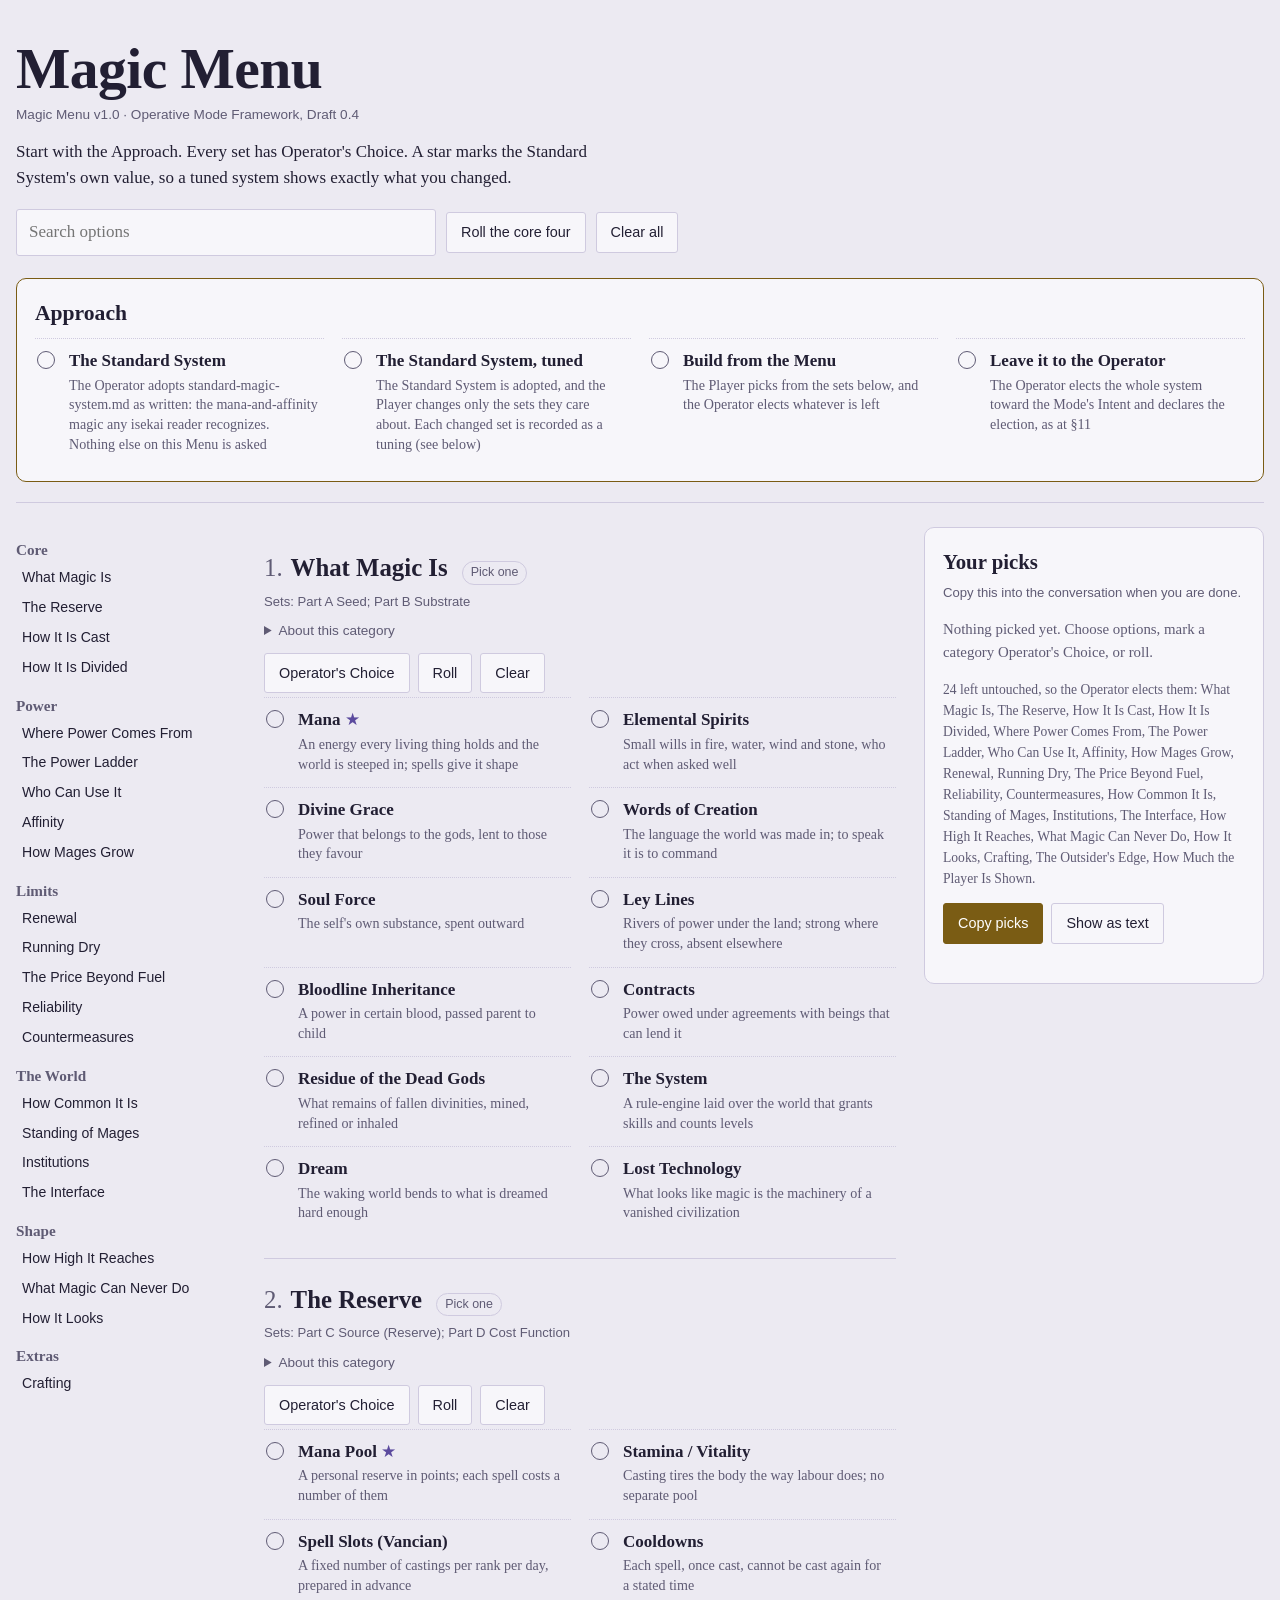
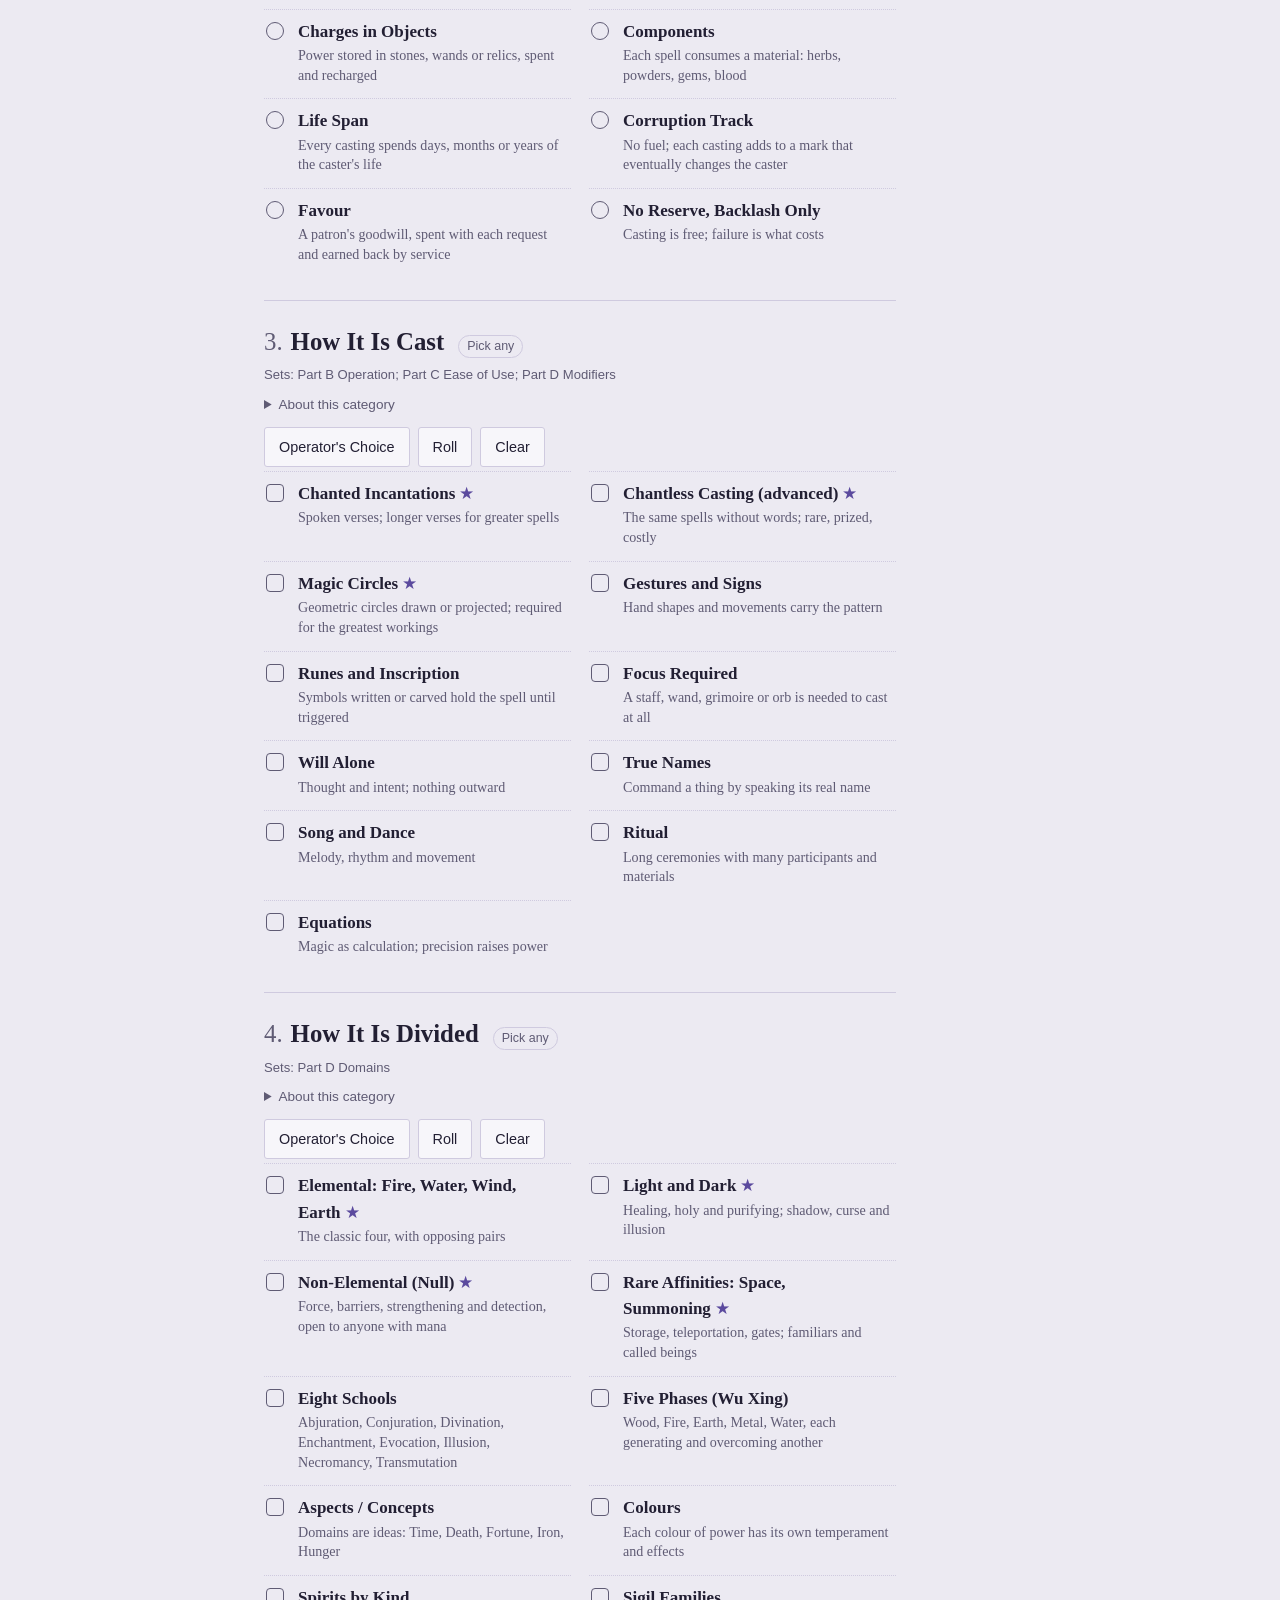
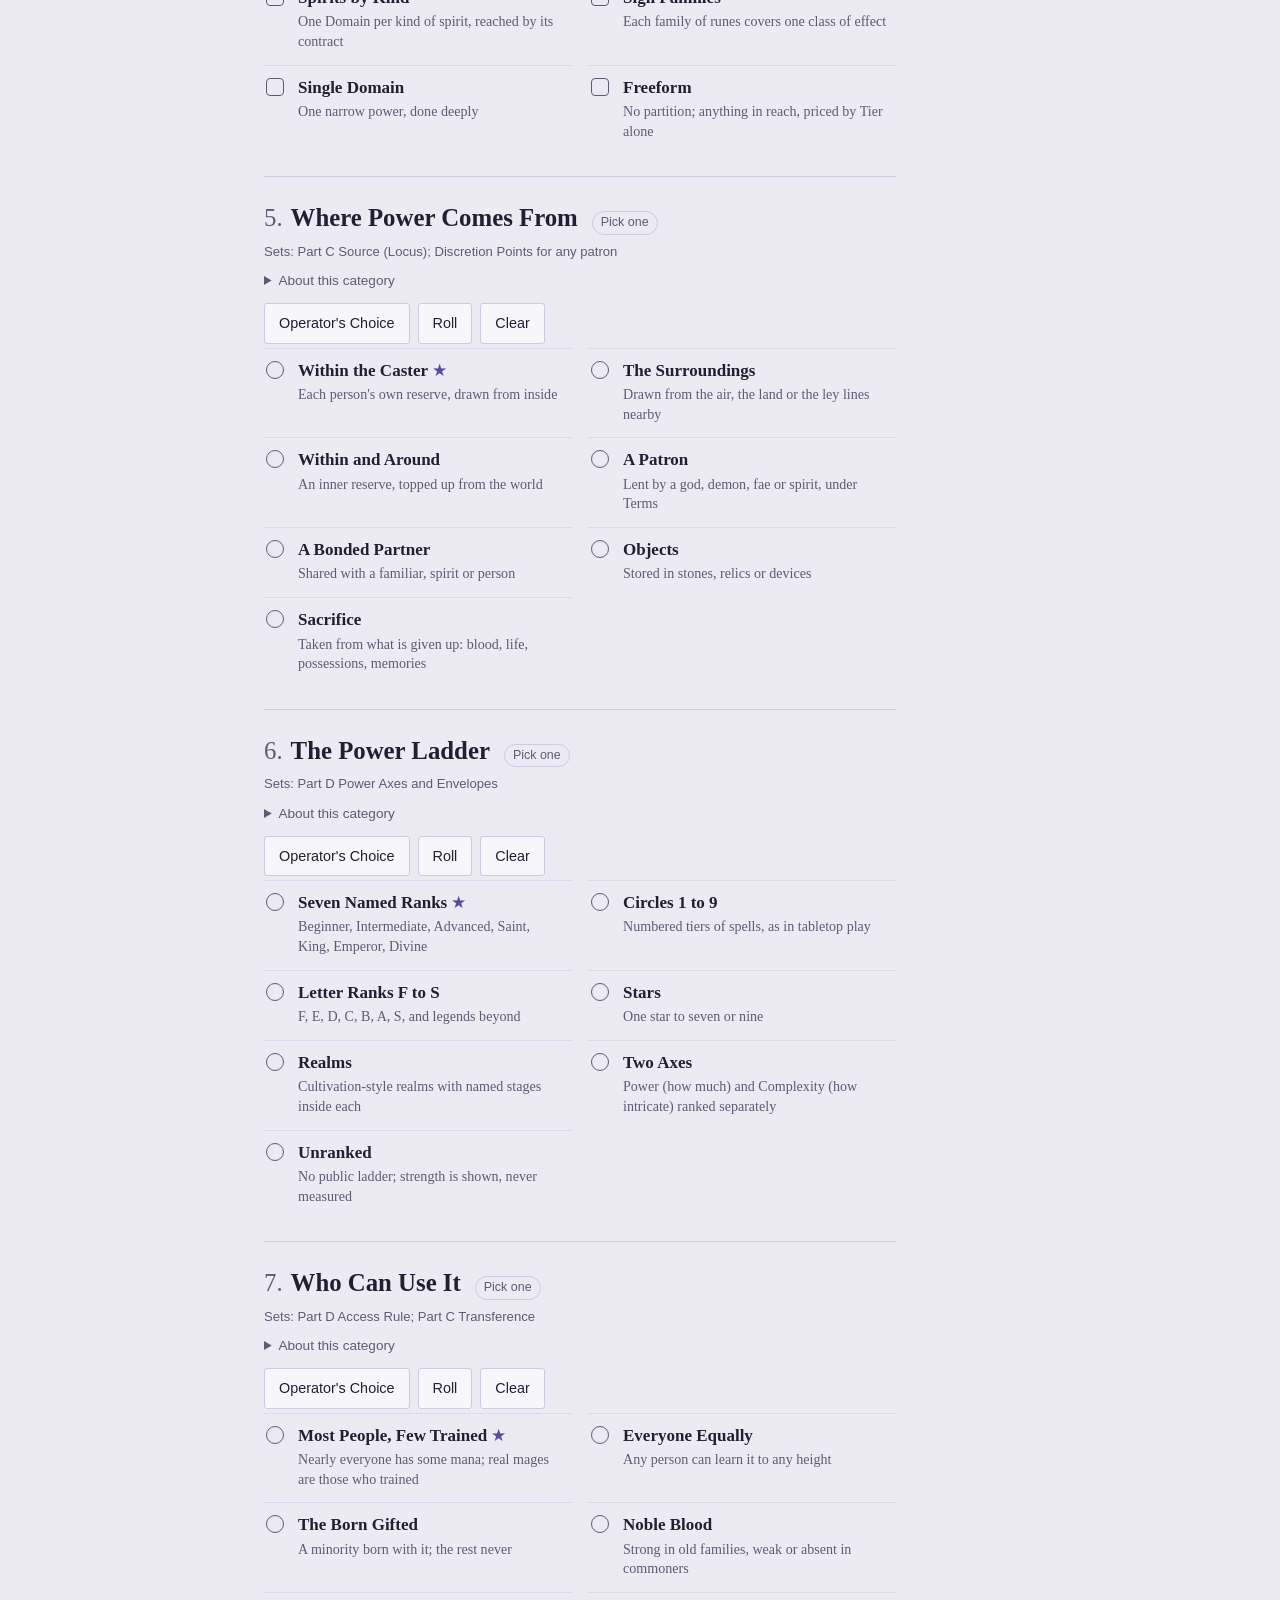
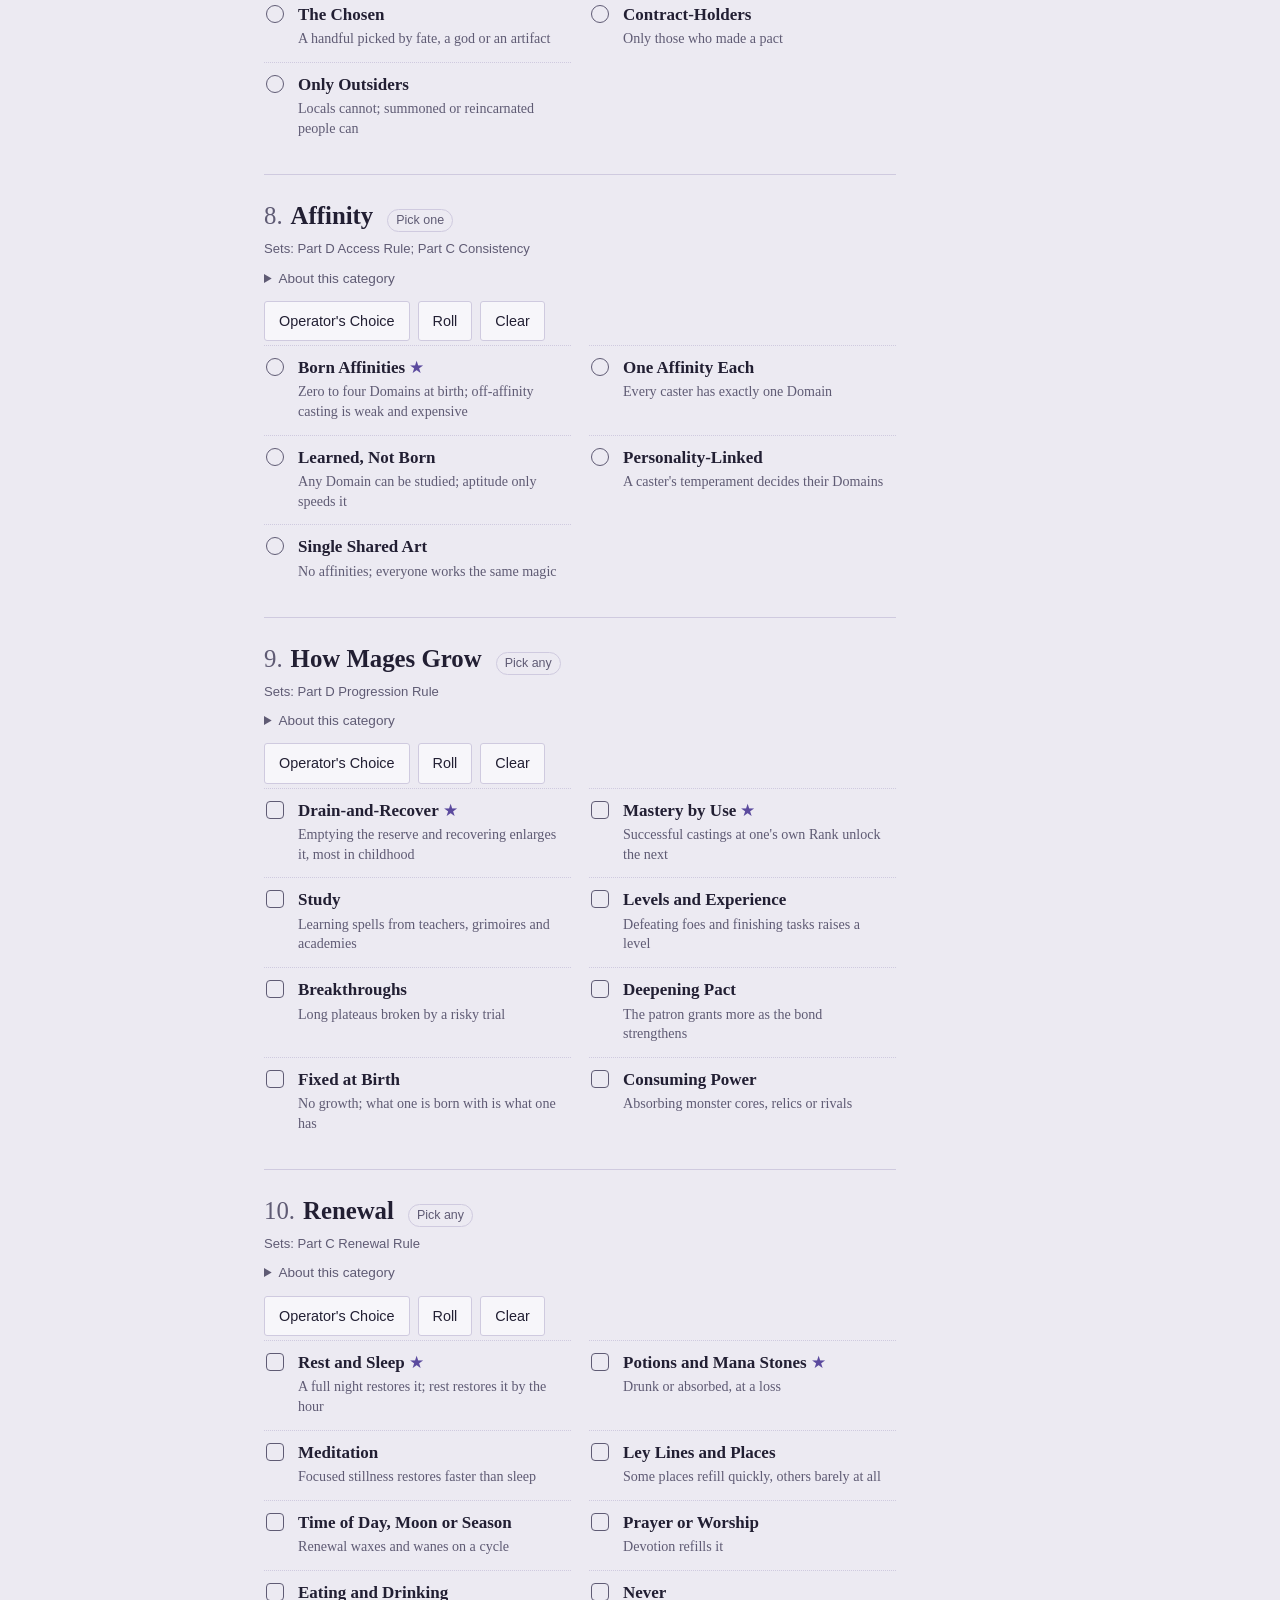
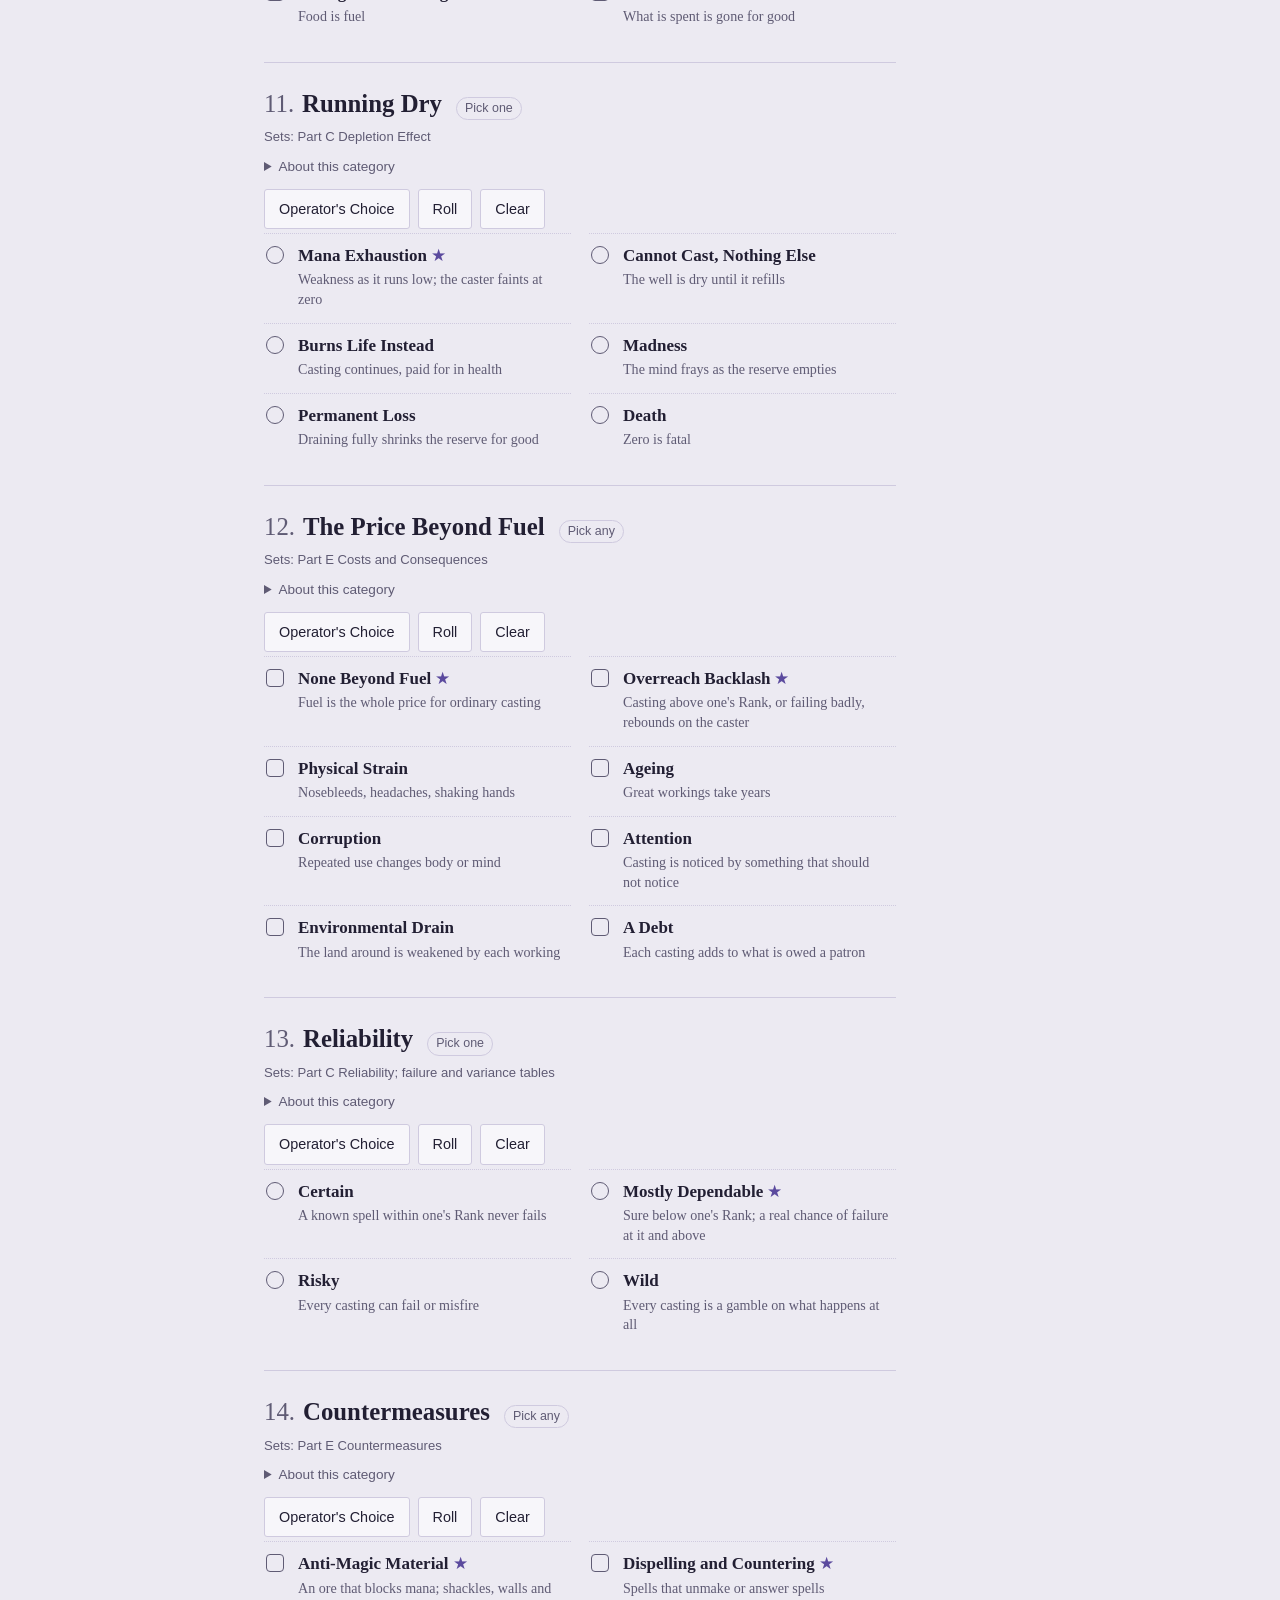
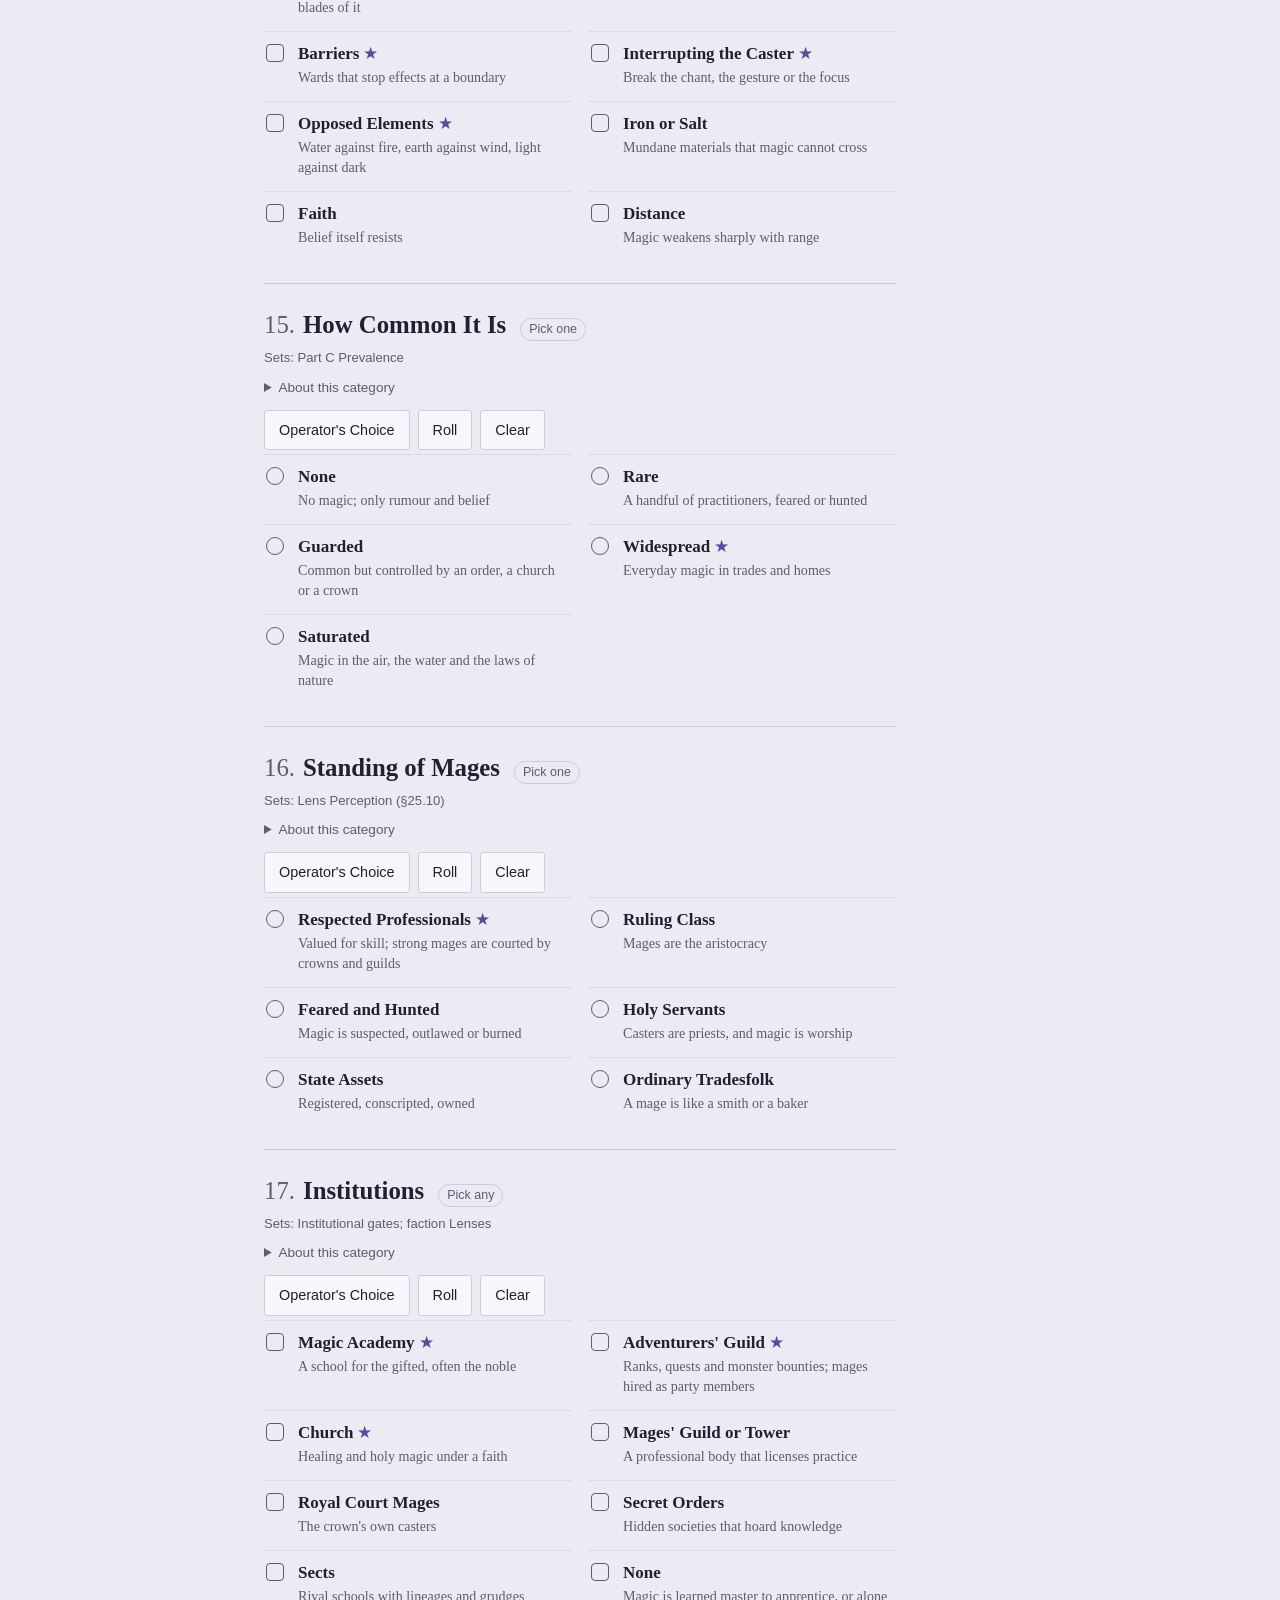
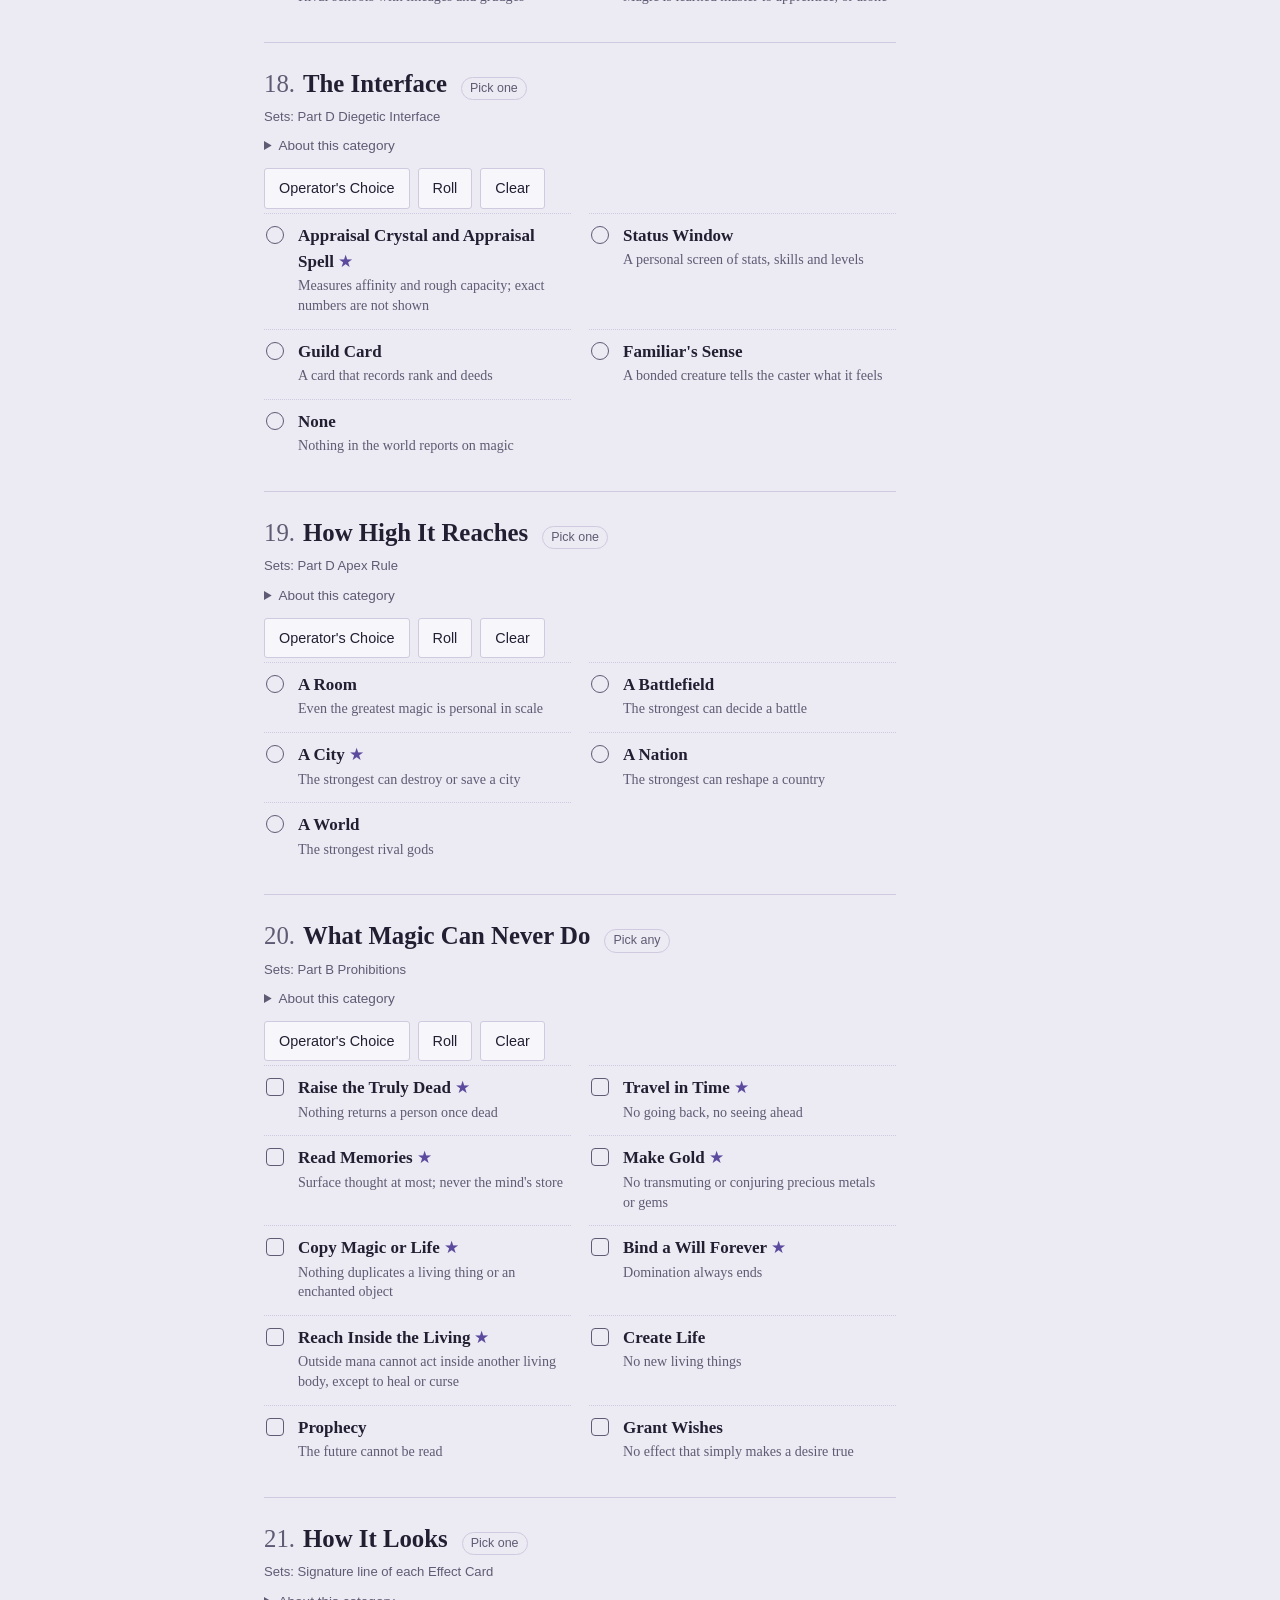
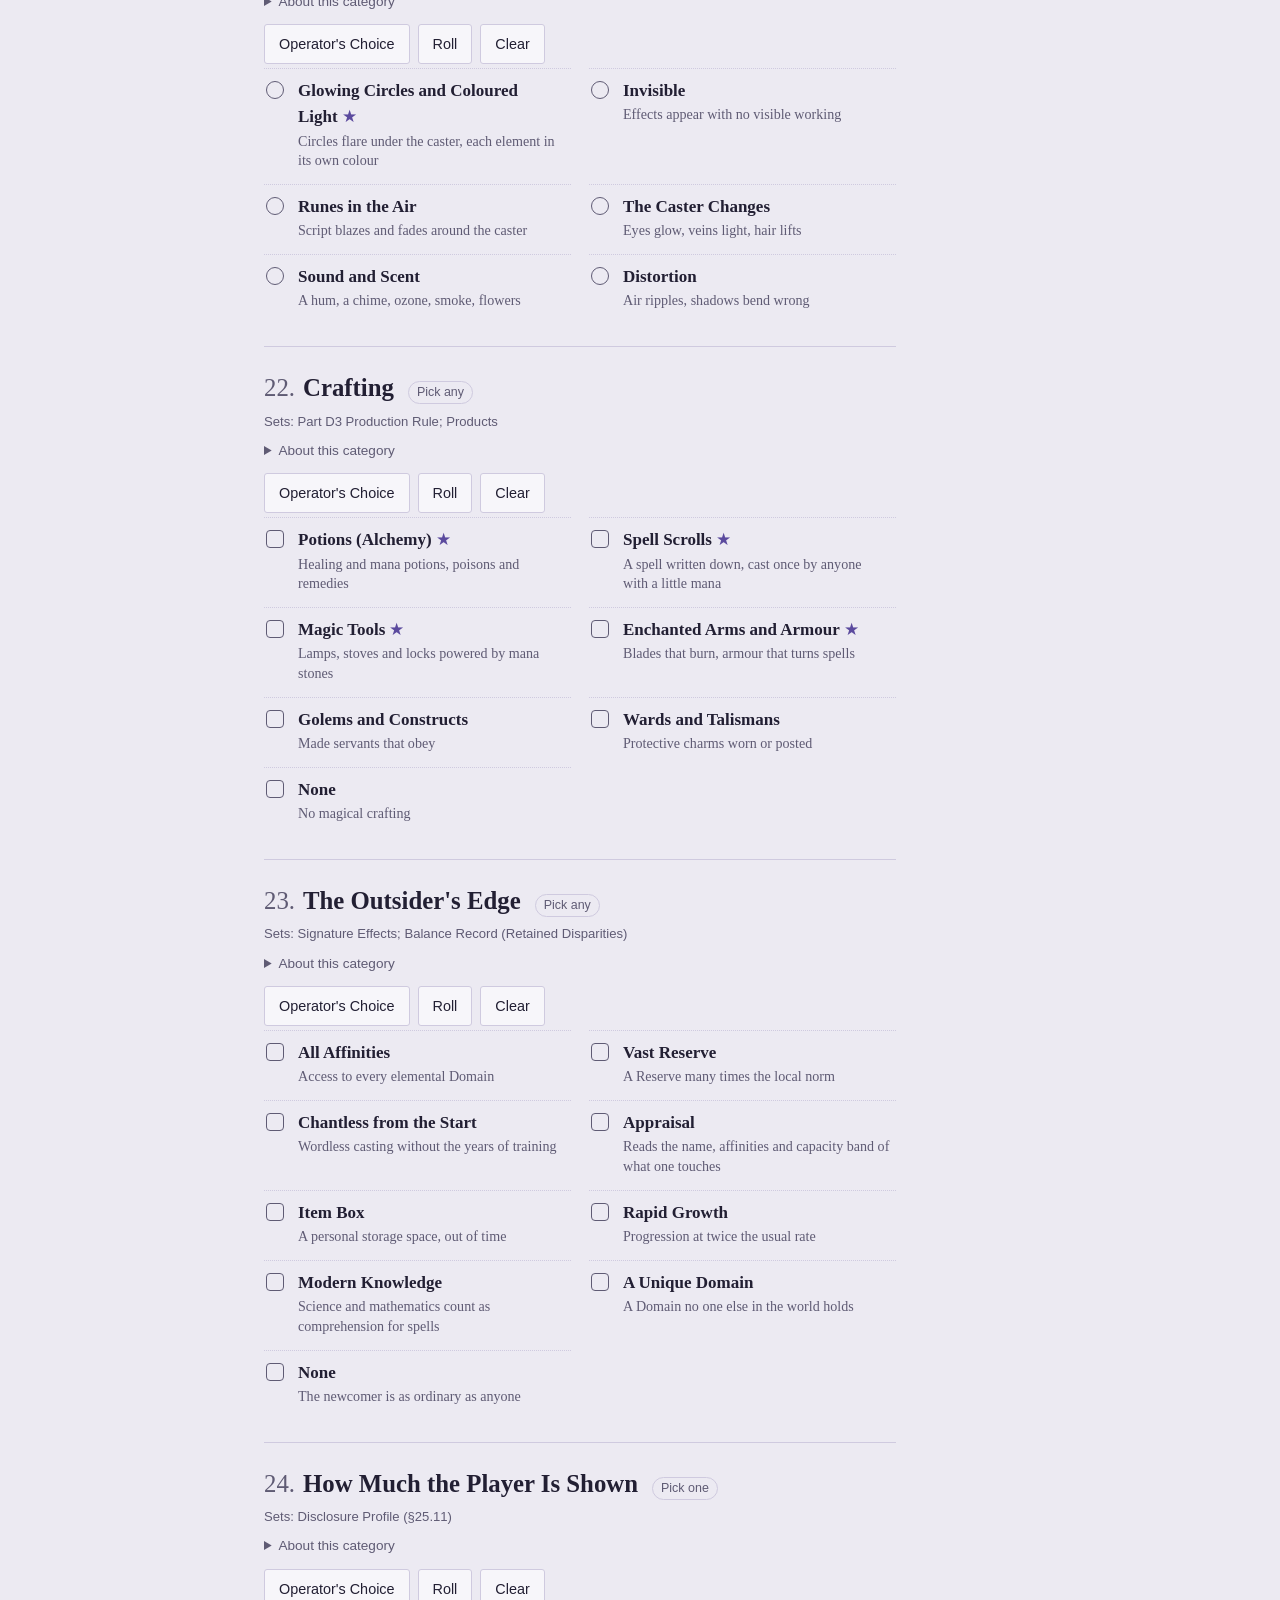
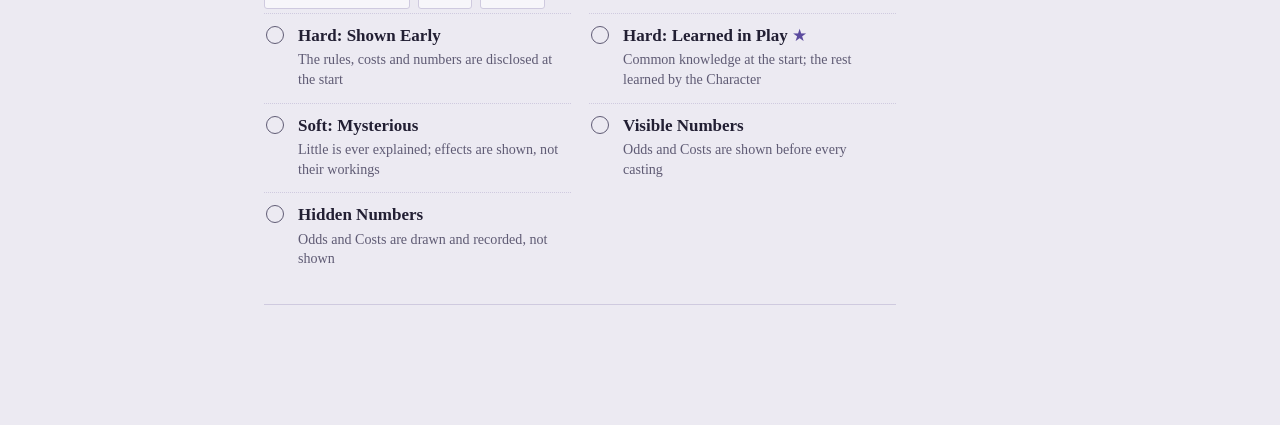
<file: skills/operative-mode/assets/magic-menu.html>
<!doctype html>
<html lang="en" data-kind="magic">
<head>
<meta charset="utf-8">
<meta name="viewport" content="width=device-width, initial-scale=1">
<title>Magic Menu</title>
<style>
:root{
  --serif:"Iowan Old Style","Palatino Linotype","Book Antiqua",Palatino,"URW Palladio L",Georgia,serif;
  --sans:"Avenir Next","Segoe UI",Candara,"Trebuchet MS",sans-serif;
  --r-sm:3px; --r-lg:10px;
}
/* Play Menu: a library catalogue, grey-green paper and oxblood ink */
html[data-kind=play]{--bg:#EDF0EA;--panel:#F7F8F4;--ink:#1E2A30;--muted:#5D6A65;--rule:#C8CFC4;--accent:#8A2B35;--accent-ink:#FFF;--tint:#F1E1DF;--star:#8A6A1E;--focus:#2F6F86}
/* Magic Menu: an indigo night, gold for the seal, violet for the Standard star */
html[data-kind=magic]{--bg:#171C2B;--panel:#1F2639;--ink:#E6E2D5;--muted:#9AA0B2;--rule:#33405C;--accent:#C9A44C;--accent-ink:#1A1A1A;--tint:#2E2A22;--star:#A796E0;--focus:#7FC4D8}
@media (prefers-color-scheme:dark){
  html[data-kind=play]{--bg:#1A2125;--panel:#212A2F;--ink:#E3E6DF;--muted:#9BA6A1;--rule:#36434A;--accent:#D9767F;--accent-ink:#1A1A1A;--tint:#3A2A2D;--star:#D4B160;--focus:#7FC4D8}
}
@media (prefers-color-scheme:light){
  html[data-kind=magic]{--bg:#ECEAF2;--panel:#F7F6FA;--ink:#221F33;--muted:#5F5B74;--rule:#CFCADF;--accent:#7A5C14;--accent-ink:#FFF;--tint:#EFE6CF;--star:#5B4A9E;--focus:#2F6F86}
}
*{box-sizing:border-box}
body{margin:0;background:var(--bg);color:var(--ink);font:17px/1.55 var(--serif)}
button,input{font:inherit;color:inherit}
:focus-visible{outline:3px solid var(--focus);outline-offset:2px}
.wrap{max-width:1320px;margin:0 auto;padding:0 16px}
header.top{padding:40px 0 20px;border-bottom:1px solid var(--rule)}
header.top h1{font-size:clamp(2.2rem,5vw,3.6rem);line-height:1;margin:0 0 6px;font-weight:600;letter-spacing:-.01em}
header.top .ver{color:var(--muted);font-family:var(--sans);font-size:.85rem;margin:0 0 14px}
header.top p.lede{max-width:68ch;margin:0;color:var(--ink)}
.tools{display:flex;flex-wrap:wrap;gap:10px;align-items:center;margin-top:18px}
.tools input[type=search]{flex:1 1 240px;max-width:420px;padding:9px 12px;border:1px solid var(--rule);border-radius:var(--r-sm);background:var(--panel)}
.btn{border:1px solid var(--rule);background:var(--panel);padding:8px 14px;border-radius:var(--r-sm);cursor:pointer;font-family:var(--sans);font-size:.9rem}
.btn:hover{border-color:var(--ink)}
.btn.primary{background:var(--accent);color:var(--accent-ink);border-color:var(--accent)}
.layout{display:grid;grid-template-columns:220px minmax(0,1fr) 340px;gap:28px;padding:24px 0 120px}
nav.rail{position:sticky;top:16px;align-self:start;max-height:calc(100vh - 32px);overflow:auto;font-family:var(--sans);font-size:.88rem}
nav.rail h2{font:600 .95rem var(--serif);margin:14px 0 4px;color:var(--muted)}
nav.rail a{display:flex;justify-content:space-between;gap:8px;padding:4px 6px;color:var(--ink);text-decoration:none;border-radius:var(--r-sm)}
nav.rail a:hover{background:var(--panel)}
nav.rail a .n{color:var(--muted)}
nav.rail a.has .n{color:var(--accent);font-weight:700}
nav.rail a.oc .n{color:var(--star)}
main{min-width:0}
section.cat{padding:22px 0 26px;border-bottom:1px solid var(--rule)}
section.cat[hidden]{display:none}
.cat-head{display:flex;flex-wrap:wrap;align-items:baseline;gap:6px 14px}
.cat-head h2{margin:0;font-size:1.55rem;font-weight:600}
.cat-head h2 .num{color:var(--muted);font-weight:400;margin-right:8px}
.badge{font-family:var(--sans);font-size:.78rem;color:var(--muted);border:1px solid var(--rule);padding:1px 8px;border-radius:99px}
.cat-sets{font-family:var(--sans);font-size:.82rem;color:var(--muted);margin:4px 0 0}
details.about{margin:8px 0 0;max-width:72ch}
details.about summary{cursor:pointer;color:var(--muted);font-family:var(--sans);font-size:.85rem}
details.about p{margin:6px 0 0;font-size:.95rem}
.cat-tools{display:flex;flex-wrap:wrap;gap:8px;margin:12px 0 4px}
.oc-btn[aria-pressed=true]{background:var(--star);color:var(--bg);border-color:var(--star)}
.cat.is-oc .opts{opacity:.45}
.sub h3{font-size:1.05rem;margin:18px 0 6px;font-weight:600}
.grp{font-family:var(--sans);font-size:.8rem;color:var(--muted);margin:14px 0 4px}
.opts{display:grid;grid-template-columns:repeat(auto-fill,minmax(260px,1fr));gap:4px 18px}
.opt{display:grid;grid-template-columns:22px 1fr;gap:10px;align-items:start;text-align:left;width:100%;background:none;border:0;border-top:1px dotted var(--rule);padding:9px 6px 9px 2px;cursor:pointer;border-radius:0}
.opt:hover{background:var(--panel)}
.opt .seal{width:18px;height:18px;margin-top:3px;border:1.5px solid var(--muted);border-radius:50%;position:relative}
.sub[data-mode=one] .opt .seal{border-radius:50%}
.sub[data-mode=several] .opt .seal{border-radius:4px}
.opt[aria-pressed=true]{background:var(--tint)}
.opt[aria-pressed=true] .seal{background:var(--accent);border-color:var(--accent)}
.opt[aria-pressed=true] .seal::after{content:"";position:absolute;left:5px;top:1px;width:5px;height:10px;border:solid var(--accent-ink);border-width:0 2px 2px 0;transform:rotate(45deg)}
.opt .nm{font-weight:600}
.opt .star{color:var(--star);margin-left:4px}
.opt .ds{display:block;font-size:.88rem;color:var(--muted);line-height:1.4;margin-top:1px}
.opt .rolled{font-family:var(--sans);font-size:.72rem;color:var(--accent);margin-left:6px}
.opt[hidden]{display:none}
aside.slip{position:sticky;top:16px;align-self:start;max-height:calc(100vh - 32px);overflow:auto;background:var(--panel);border:1px solid var(--rule);border-radius:var(--r-lg);padding:18px}
aside.slip h2{margin:0 0 4px;font-size:1.3rem}
aside.slip .sub2{color:var(--muted);font-family:var(--sans);font-size:.82rem;margin:0 0 12px}
.slip ul{list-style:none;padding:0;margin:0}
.slip li{padding:7px 0;border-top:1px dotted var(--rule);font-size:.93rem}
.slip li b{display:block;font-size:.78rem;font-family:var(--sans);color:var(--muted);font-weight:600}
.slip li.oc span{color:var(--star)}
.slip li.tune b::after{content:" · tuning";color:var(--accent)}
.slip .empty{color:var(--muted);font-size:.93rem}
.slip .left{margin-top:12px;font-size:.85rem;color:var(--muted)}
.slip .acts{display:flex;flex-wrap:wrap;gap:8px;margin-top:14px}
.slip textarea{width:100%;min-height:140px;margin-top:10px;font:12px/1.4 ui-monospace,Menlo,Consolas,monospace;background:var(--bg);color:var(--ink);border:1px solid var(--rule);border-radius:var(--r-sm);padding:8px}
.toast{font-family:var(--sans);font-size:.82rem;color:var(--accent);min-height:1.2em;margin-top:6px}
.approach{margin:22px 0 0;padding:18px;border:1px solid var(--accent);border-radius:var(--r-lg);background:var(--panel)}
.approach h2{margin:0 0 8px;font-size:1.35rem}
.approach .opts{grid-template-columns:repeat(auto-fill,minmax(280px,1fr))}
.std-note{margin:16px 0 0;padding:14px 16px;border-left:3px solid var(--star);background:var(--panel);max-width:72ch}
.groups-hide section.cat{display:none}
.mob-slip{display:none}
@media (max-width:1100px){.layout{grid-template-columns:minmax(0,1fr) 320px}nav.rail{display:none}}
@media (max-width:760px){
  .layout{grid-template-columns:1fr}
  aside.slip{position:fixed;left:0;right:0;bottom:0;top:auto;max-height:70vh;padding-bottom:72px;border-radius:var(--r-lg) var(--r-lg) 0 0;transform:translateY(calc(100% - 0px));transition:transform .2s;z-index:5}
  aside.slip.open{transform:none}
  .mob-slip{display:block;position:fixed;right:16px;bottom:16px;z-index:6}
  body{font-size:16px}
}
@media (prefers-reduced-motion:reduce){*{transition:none!important}}
</style>
</head>
<body>
<div class="wrap">
<header class="top">
  <h1 id="title"></h1>
  <p class="ver" id="ver"></p>
  <p class="lede" id="lede"></p>
  <div class="tools">
    <input type="search" id="q" placeholder="Search options" aria-label="Search options">
    <button class="btn" id="rollCore"></button>
    <button class="btn" id="reset">Clear all</button>
  </div>
  <div id="approachBox"></div>
</header>
<div class="layout">
  <nav class="rail" id="rail" aria-label="Categories"></nav>
  <main id="main"></main>
  <aside class="slip" id="slip" aria-label="Your picks">
    <h2>Your picks</h2>
    <p class="sub2">Copy this into the conversation when you are done.</p>
    <div id="slipBody"></div>
    <div class="acts">
      <button class="btn primary" id="copy">Copy picks</button>
      <button class="btn" id="show">Show as text</button>
    </div>
    <div class="toast" id="toast" role="status"></div>
    <textarea id="out" hidden readonly aria-label="Picks as text"></textarea>
  </aside>
</div>
</div>
<button class="btn primary mob-slip" id="mobSlip">Your picks</button>
<script>
const CONFIG = {"kind": "magic", "title": "Magic Menu", "version": "Magic Menu v1.0", "lede": "Start with the Approach. Every set has Operator's Choice. A star marks the Standard System's own value, so a tuned system shows exactly what you changed.", "core": {"label": "Roll the core four", "cats": ["What Magic Is", "The Reserve", "How It Is Cast", "How It Is Divided"]}, "groups": ["Core", "Power", "Limits", "The World", "Shape", "Extras"], "approach": [{"name": "The Standard System", "desc": "The Operator adopts standard-magic-system.md as written: the mana-and-affinity magic any isekai reader recognizes. Nothing else on this Menu is asked"}, {"name": "The Standard System, tuned", "desc": "The Standard System is adopted, and the Player changes only the sets they care about. Each changed set is recorded as a tuning (see below)"}, {"name": "Build from the Menu", "desc": "The Player picks from the sets below, and the Operator elects whatever is left"}, {"name": "Leave it to the Operator", "desc": "The Operator elects the whole system toward the Mode's Intent and declares the election, as at §11"}]};
const CATS = [{"id": "m1", "num": 1, "name": "What Magic Is", "intro": "The Substrate: what magic is in the world's own terms. The pick becomes the Seed's first clause.", "sets": "Part A Seed; Part B Substrate", "group": "Core", "subs": [{"name": "", "mode": "one", "options": [{"name": "Mana", "desc": "An energy every living thing holds and the world is steeped in; spells give it shape", "group": "", "star": true}, {"name": "Elemental Spirits", "desc": "Small wills in fire, water, wind and stone, who act when asked well", "group": "", "star": false}, {"name": "Divine Grace", "desc": "Power that belongs to the gods, lent to those they favour", "group": "", "star": false}, {"name": "Words of Creation", "desc": "The language the world was made in; to speak it is to command", "group": "", "star": false}, {"name": "Soul Force", "desc": "The self's own substance, spent outward", "group": "", "star": false}, {"name": "Ley Lines", "desc": "Rivers of power under the land; strong where they cross, absent elsewhere", "group": "", "star": false}, {"name": "Bloodline Inheritance", "desc": "A power in certain blood, passed parent to child", "group": "", "star": false}, {"name": "Contracts", "desc": "Power owed under agreements with beings that can lend it", "group": "", "star": false}, {"name": "Residue of the Dead Gods", "desc": "What remains of fallen divinities, mined, refined or inhaled", "group": "", "star": false}, {"name": "The System", "desc": "A rule-engine laid over the world that grants skills and counts levels", "group": "", "star": false}, {"name": "Dream", "desc": "The waking world bends to what is dreamed hard enough", "group": "", "star": false}, {"name": "Lost Technology", "desc": "What looks like magic is the machinery of a vanished civilization", "group": "", "star": false}]}]}, {"id": "m2", "num": 2, "name": "The Reserve", "intro": "What casting spends, and how the spending is counted. This is the heart of the Cost Function.", "sets": "Part C Source (Reserve); Part D Cost Function", "group": "Core", "subs": [{"name": "", "mode": "one", "options": [{"name": "Mana Pool", "desc": "A personal reserve in points; each spell costs a number of them", "group": "", "star": true}, {"name": "Stamina / Vitality", "desc": "Casting tires the body the way labour does; no separate pool", "group": "", "star": false}, {"name": "Spell Slots (Vancian)", "desc": "A fixed number of castings per rank per day, prepared in advance", "group": "", "star": false}, {"name": "Cooldowns", "desc": "Each spell, once cast, cannot be cast again for a stated time", "group": "", "star": false}, {"name": "Charges in Objects", "desc": "Power stored in stones, wands or relics, spent and recharged", "group": "", "star": false}, {"name": "Components", "desc": "Each spell consumes a material: herbs, powders, gems, blood", "group": "", "star": false}, {"name": "Life Span", "desc": "Every casting spends days, months or years of the caster's life", "group": "", "star": false}, {"name": "Corruption Track", "desc": "No fuel; each casting adds to a mark that eventually changes the caster", "group": "", "star": false}, {"name": "Favour", "desc": "A patron's goodwill, spent with each request and earned back by service", "group": "", "star": false}, {"name": "No Reserve, Backlash Only", "desc": "Casting is free; failure is what costs", "group": "", "star": false}]}]}, {"id": "m3", "num": 3, "name": "How It Is Cast", "intro": "The Operation: what a caster actually does. Picks combine, and the first pick is the ordinary method; others become Modifiers (§25.8).", "sets": "Part B Operation; Part C Ease of Use; Part D Modifiers", "group": "Core", "subs": [{"name": "", "mode": "several", "options": [{"name": "Chanted Incantations", "desc": "Spoken verses; longer verses for greater spells", "group": "", "star": true}, {"name": "Chantless Casting (advanced)", "desc": "The same spells without words; rare, prized, costly", "group": "", "star": true}, {"name": "Magic Circles", "desc": "Geometric circles drawn or projected; required for the greatest workings", "group": "", "star": true}, {"name": "Gestures and Signs", "desc": "Hand shapes and movements carry the pattern", "group": "", "star": false}, {"name": "Runes and Inscription", "desc": "Symbols written or carved hold the spell until triggered", "group": "", "star": false}, {"name": "Focus Required", "desc": "A staff, wand, grimoire or orb is needed to cast at all", "group": "", "star": false}, {"name": "Will Alone", "desc": "Thought and intent; nothing outward", "group": "", "star": false}, {"name": "True Names", "desc": "Command a thing by speaking its real name", "group": "", "star": false}, {"name": "Song and Dance", "desc": "Melody, rhythm and movement", "group": "", "star": false}, {"name": "Ritual", "desc": "Long ceremonies with many participants and materials", "group": "", "star": false}, {"name": "Equations", "desc": "Magic as calculation; precision raises power", "group": "", "star": false}]}]}, {"id": "m4", "num": 4, "name": "How It Is Divided", "intro": "The Domains: how the territory of magic is cut up. Several picks combine (Elemental with a rare Space affinity, say).", "sets": "Part D Domains", "group": "Core", "subs": [{"name": "", "mode": "several", "options": [{"name": "Elemental: Fire, Water, Wind, Earth", "desc": "The classic four, with opposing pairs", "group": "", "star": true}, {"name": "Light and Dark", "desc": "Healing, holy and purifying; shadow, curse and illusion", "group": "", "star": true}, {"name": "Non-Elemental (Null)", "desc": "Force, barriers, strengthening and detection, open to anyone with mana", "group": "", "star": true}, {"name": "Rare Affinities: Space, Summoning", "desc": "Storage, teleportation, gates; familiars and called beings", "group": "", "star": true}, {"name": "Eight Schools", "desc": "Abjuration, Conjuration, Divination, Enchantment, Evocation, Illusion, Necromancy, Transmutation", "group": "", "star": false}, {"name": "Five Phases (Wu Xing)", "desc": "Wood, Fire, Earth, Metal, Water, each generating and overcoming another", "group": "", "star": false}, {"name": "Aspects / Concepts", "desc": "Domains are ideas: Time, Death, Fortune, Iron, Hunger", "group": "", "star": false}, {"name": "Colours", "desc": "Each colour of power has its own temperament and effects", "group": "", "star": false}, {"name": "Spirits by Kind", "desc": "One Domain per kind of spirit, reached by its contract", "group": "", "star": false}, {"name": "Sigil Families", "desc": "Each family of runes covers one class of effect", "group": "", "star": false}, {"name": "Single Domain", "desc": "One narrow power, done deeply", "group": "", "star": false}, {"name": "Freeform", "desc": "No partition; anything in reach, priced by Tier alone", "group": "", "star": false}]}]}, {"id": "m5", "num": 5, "name": "Where Power Comes From", "intro": "The Locus of the Source. An agentive Locus makes the patron an Operator Character with a Stake Card and Terms (§25.9).", "sets": "Part C Source (Locus); Discretion Points for any patron", "group": "Power", "subs": [{"name": "", "mode": "one", "options": [{"name": "Within the Caster", "desc": "Each person's own reserve, drawn from inside", "group": "", "star": true}, {"name": "The Surroundings", "desc": "Drawn from the air, the land or the ley lines nearby", "group": "", "star": false}, {"name": "Within and Around", "desc": "An inner reserve, topped up from the world", "group": "", "star": false}, {"name": "A Patron", "desc": "Lent by a god, demon, fae or spirit, under Terms", "group": "", "star": false}, {"name": "A Bonded Partner", "desc": "Shared with a familiar, spirit or person", "group": "", "star": false}, {"name": "Objects", "desc": "Stored in stones, relics or devices", "group": "", "star": false}, {"name": "Sacrifice", "desc": "Taken from what is given up: blood, life, possessions, memories", "group": "", "star": false}]}]}, {"id": "m6", "num": 6, "name": "The Power Ladder", "intro": "The primary Power Axis and the names of its Tiers.", "sets": "Part D Power Axes and Envelopes", "group": "Power", "subs": [{"name": "", "mode": "one", "options": [{"name": "Seven Named Ranks", "desc": "Beginner, Intermediate, Advanced, Saint, King, Emperor, Divine", "group": "", "star": true}, {"name": "Circles 1 to 9", "desc": "Numbered tiers of spells, as in tabletop play", "group": "", "star": false}, {"name": "Letter Ranks F to S", "desc": "F, E, D, C, B, A, S, and legends beyond", "group": "", "star": false}, {"name": "Stars", "desc": "One star to seven or nine", "group": "", "star": false}, {"name": "Realms", "desc": "Cultivation-style realms with named stages inside each", "group": "", "star": false}, {"name": "Two Axes", "desc": "Power (how much) and Complexity (how intricate) ranked separately", "group": "", "star": false}, {"name": "Unranked", "desc": "No public ladder; strength is shown, never measured", "group": "", "star": false}]}]}, {"id": "m7", "num": 7, "name": "Who Can Use It", "intro": "The Access Rule's first gate.", "sets": "Part D Access Rule; Part C Transference", "group": "Power", "subs": [{"name": "", "mode": "one", "options": [{"name": "Most People, Few Trained", "desc": "Nearly everyone has some mana; real mages are those who trained", "group": "", "star": true}, {"name": "Everyone Equally", "desc": "Any person can learn it to any height", "group": "", "star": false}, {"name": "The Born Gifted", "desc": "A minority born with it; the rest never", "group": "", "star": false}, {"name": "Noble Blood", "desc": "Strong in old families, weak or absent in commoners", "group": "", "star": false}, {"name": "The Chosen", "desc": "A handful picked by fate, a god or an artifact", "group": "", "star": false}, {"name": "Contract-Holders", "desc": "Only those who made a pact", "group": "", "star": false}, {"name": "Only Outsiders", "desc": "Locals cannot; summoned or reincarnated people can", "group": "", "star": false}]}]}, {"id": "m8", "num": 8, "name": "Affinity", "intro": "How each caster's reach across Domains is limited. This is enumerated under Consistency.", "sets": "Part D Access Rule; Part C Consistency", "group": "Power", "subs": [{"name": "", "mode": "one", "options": [{"name": "Born Affinities", "desc": "Zero to four Domains at birth; off-affinity casting is weak and expensive", "group": "", "star": true}, {"name": "One Affinity Each", "desc": "Every caster has exactly one Domain", "group": "", "star": false}, {"name": "Learned, Not Born", "desc": "Any Domain can be studied; aptitude only speeds it", "group": "", "star": false}, {"name": "Personality-Linked", "desc": "A caster's temperament decides their Domains", "group": "", "star": false}, {"name": "Single Shared Art", "desc": "No affinities; everyone works the same magic", "group": "", "star": false}]}]}, {"id": "m9", "num": 9, "name": "How Mages Grow", "intro": "The Progression Rule: what raises a caster's Rank and Reserve.", "sets": "Part D Progression Rule", "group": "Power", "subs": [{"name": "", "mode": "several", "options": [{"name": "Drain-and-Recover", "desc": "Emptying the reserve and recovering enlarges it, most in childhood", "group": "", "star": true}, {"name": "Mastery by Use", "desc": "Successful castings at one's own Rank unlock the next", "group": "", "star": true}, {"name": "Study", "desc": "Learning spells from teachers, grimoires and academies", "group": "", "star": false}, {"name": "Levels and Experience", "desc": "Defeating foes and finishing tasks raises a level", "group": "", "star": false}, {"name": "Breakthroughs", "desc": "Long plateaus broken by a risky trial", "group": "", "star": false}, {"name": "Deepening Pact", "desc": "The patron grants more as the bond strengthens", "group": "", "star": false}, {"name": "Fixed at Birth", "desc": "No growth; what one is born with is what one has", "group": "", "star": false}, {"name": "Consuming Power", "desc": "Absorbing monster cores, relics or rivals", "group": "", "star": false}]}]}, {"id": "m10", "num": 10, "name": "Renewal", "intro": "The Renewal Rule: what refills the Reserve.", "sets": "Part C Renewal Rule", "group": "Limits", "subs": [{"name": "", "mode": "several", "options": [{"name": "Rest and Sleep", "desc": "A full night restores it; rest restores it by the hour", "group": "", "star": true}, {"name": "Potions and Mana Stones", "desc": "Drunk or absorbed, at a loss", "group": "", "star": true}, {"name": "Meditation", "desc": "Focused stillness restores faster than sleep", "group": "", "star": false}, {"name": "Ley Lines and Places", "desc": "Some places refill quickly, others barely at all", "group": "", "star": false}, {"name": "Time of Day, Moon or Season", "desc": "Renewal waxes and wanes on a cycle", "group": "", "star": false}, {"name": "Prayer or Worship", "desc": "Devotion refills it", "group": "", "star": false}, {"name": "Eating and Drinking", "desc": "Food is fuel", "group": "", "star": false}, {"name": "Never", "desc": "What is spent is gone for good", "group": "", "star": false}]}]}, {"id": "m11", "num": 11, "name": "Running Dry", "intro": "The Depletion Effect: what happens at zero.", "sets": "Part C Depletion Effect", "group": "Limits", "subs": [{"name": "", "mode": "one", "options": [{"name": "Mana Exhaustion", "desc": "Weakness as it runs low; the caster faints at zero", "group": "", "star": true}, {"name": "Cannot Cast, Nothing Else", "desc": "The well is dry until it refills", "group": "", "star": false}, {"name": "Burns Life Instead", "desc": "Casting continues, paid for in health", "group": "", "star": false}, {"name": "Madness", "desc": "The mind frays as the reserve empties", "group": "", "star": false}, {"name": "Permanent Loss", "desc": "Draining fully shrinks the reserve for good", "group": "", "star": false}, {"name": "Death", "desc": "Zero is fatal", "group": "", "star": false}]}]}, {"id": "m12", "num": 12, "name": "The Price Beyond Fuel", "intro": "Costs and Consequences that are not the Reserve itself.", "sets": "Part E Costs and Consequences", "group": "Limits", "subs": [{"name": "", "mode": "several", "options": [{"name": "None Beyond Fuel", "desc": "Fuel is the whole price for ordinary casting", "group": "", "star": true}, {"name": "Overreach Backlash", "desc": "Casting above one's Rank, or failing badly, rebounds on the caster", "group": "", "star": true}, {"name": "Physical Strain", "desc": "Nosebleeds, headaches, shaking hands", "group": "", "star": false}, {"name": "Ageing", "desc": "Great workings take years", "group": "", "star": false}, {"name": "Corruption", "desc": "Repeated use changes body or mind", "group": "", "star": false}, {"name": "Attention", "desc": "Casting is noticed by something that should not notice", "group": "", "star": false}, {"name": "Environmental Drain", "desc": "The land around is weakened by each working", "group": "", "star": false}, {"name": "A Debt", "desc": "Each casting adds to what is owed a patron", "group": "", "star": false}]}]}, {"id": "m13", "num": 13, "name": "Reliability", "intro": "How sure a casting is. Below Certain, the failure chance and its table are declared, and outcomes are drawn (§20.14).", "sets": "Part C Reliability; failure and variance tables", "group": "Limits", "subs": [{"name": "", "mode": "one", "options": [{"name": "Certain", "desc": "A known spell within one's Rank never fails", "group": "", "star": false}, {"name": "Mostly Dependable", "desc": "Sure below one's Rank; a real chance of failure at it and above", "group": "", "star": true}, {"name": "Risky", "desc": "Every casting can fail or misfire", "group": "", "star": false}, {"name": "Wild", "desc": "Every casting is a gamble on what happens at all", "group": "", "star": false}]}]}, {"id": "m14", "num": 14, "name": "Countermeasures", "intro": "What stops or cancels magic.", "sets": "Part E Countermeasures", "group": "Limits", "subs": [{"name": "", "mode": "several", "options": [{"name": "Anti-Magic Material", "desc": "An ore that blocks mana; shackles, walls and blades of it", "group": "", "star": true}, {"name": "Dispelling and Countering", "desc": "Spells that unmake or answer spells", "group": "", "star": true}, {"name": "Barriers", "desc": "Wards that stop effects at a boundary", "group": "", "star": true}, {"name": "Interrupting the Caster", "desc": "Break the chant, the gesture or the focus", "group": "", "star": true}, {"name": "Opposed Elements", "desc": "Water against fire, earth against wind, light against dark", "group": "", "star": true}, {"name": "Iron or Salt", "desc": "Mundane materials that magic cannot cross", "group": "", "star": false}, {"name": "Faith", "desc": "Belief itself resists", "group": "", "star": false}, {"name": "Distance", "desc": "Magic weakens sharply with range", "group": "", "star": false}]}]}, {"id": "m15", "num": 15, "name": "How Common It Is", "intro": "Prevalence. The same scale as the Play Menu's How common magic is (§10); a pick there answers this set.", "sets": "Part C Prevalence", "group": "The World", "subs": [{"name": "", "mode": "one", "options": [{"name": "None", "desc": "No magic; only rumour and belief", "group": "", "star": false}, {"name": "Rare", "desc": "A handful of practitioners, feared or hunted", "group": "", "star": false}, {"name": "Guarded", "desc": "Common but controlled by an order, a church or a crown", "group": "", "star": false}, {"name": "Widespread", "desc": "Everyday magic in trades and homes", "group": "", "star": true}, {"name": "Saturated", "desc": "Magic in the air, the water and the laws of nature", "group": "", "star": false}]}]}, {"id": "m16", "num": 16, "name": "Standing of Mages", "intro": "How the population regards casters. This sets Perception in the common Lens, not a fact of the Specification.", "sets": "Lens Perception (§25.10)", "group": "The World", "subs": [{"name": "", "mode": "one", "options": [{"name": "Respected Professionals", "desc": "Valued for skill; strong mages are courted by crowns and guilds", "group": "", "star": true}, {"name": "Ruling Class", "desc": "Mages are the aristocracy", "group": "", "star": false}, {"name": "Feared and Hunted", "desc": "Magic is suspected, outlawed or burned", "group": "", "star": false}, {"name": "Holy Servants", "desc": "Casters are priests, and magic is worship", "group": "", "star": false}, {"name": "State Assets", "desc": "Registered, conscripted, owned", "group": "", "star": false}, {"name": "Ordinary Tradesfolk", "desc": "A mage is like a smith or a baker", "group": "", "star": false}]}]}, {"id": "m17", "num": 17, "name": "Institutions", "intro": "Who teaches, licenses and controls magic. These are Institutional gates: breakable in the fiction, with institutional consequences.", "sets": "Institutional gates; faction Lenses", "group": "The World", "subs": [{"name": "", "mode": "several", "options": [{"name": "Magic Academy", "desc": "A school for the gifted, often the noble", "group": "", "star": true}, {"name": "Adventurers' Guild", "desc": "Ranks, quests and monster bounties; mages hired as party members", "group": "", "star": true}, {"name": "Church", "desc": "Healing and holy magic under a faith", "group": "", "star": true}, {"name": "Mages' Guild or Tower", "desc": "A professional body that licenses practice", "group": "", "star": false}, {"name": "Royal Court Mages", "desc": "The crown's own casters", "group": "", "star": false}, {"name": "Secret Orders", "desc": "Hidden societies that hoard knowledge", "group": "", "star": false}, {"name": "Sects", "desc": "Rival schools with lineages and grudges", "group": "", "star": false}, {"name": "None", "desc": "Magic is learned master to apprentice, or alone", "group": "", "star": false}]}]}, {"id": "m18", "num": 18, "name": "The Interface", "intro": "A Diegetic Interface: anything in the world that reports magical facts. Its Authority is declared (§25.8.2).", "sets": "Part D Diegetic Interface", "group": "The World", "subs": [{"name": "", "mode": "one", "options": [{"name": "Appraisal Crystal and Appraisal Spell", "desc": "Measures affinity and rough capacity; exact numbers are not shown", "group": "", "star": true}, {"name": "Status Window", "desc": "A personal screen of stats, skills and levels", "group": "", "star": false}, {"name": "Guild Card", "desc": "A card that records rank and deeds", "group": "", "star": false}, {"name": "Familiar's Sense", "desc": "A bonded creature tells the caster what it feels", "group": "", "star": false}, {"name": "None", "desc": "Nothing in the world reports on magic", "group": "", "star": false}]}]}, {"id": "m19", "num": 19, "name": "How High It Reaches", "intro": "The Apex Rule: what the top Tier can do.", "sets": "Part D Apex Rule", "group": "Shape", "subs": [{"name": "", "mode": "one", "options": [{"name": "A Room", "desc": "Even the greatest magic is personal in scale", "group": "", "star": false}, {"name": "A Battlefield", "desc": "The strongest can decide a battle", "group": "", "star": false}, {"name": "A City", "desc": "The strongest can destroy or save a city", "group": "", "star": true}, {"name": "A Nation", "desc": "The strongest can reshape a country", "group": "", "star": false}, {"name": "A World", "desc": "The strongest rival gods", "group": "", "star": false}]}]}, {"id": "m20", "num": 20, "name": "What Magic Can Never Do", "intro": "Prohibitions. Several are expected; each is absolute under Amendment.", "sets": "Part B Prohibitions", "group": "Shape", "subs": [{"name": "", "mode": "several", "options": [{"name": "Raise the Truly Dead", "desc": "Nothing returns a person once dead", "group": "", "star": true}, {"name": "Travel in Time", "desc": "No going back, no seeing ahead", "group": "", "star": true}, {"name": "Read Memories", "desc": "Surface thought at most; never the mind's store", "group": "", "star": true}, {"name": "Make Gold", "desc": "No transmuting or conjuring precious metals or gems", "group": "", "star": true}, {"name": "Copy Magic or Life", "desc": "Nothing duplicates a living thing or an enchanted object", "group": "", "star": true}, {"name": "Bind a Will Forever", "desc": "Domination always ends", "group": "", "star": true}, {"name": "Reach Inside the Living", "desc": "Outside mana cannot act inside another living body, except to heal or curse", "group": "", "star": true}, {"name": "Create Life", "desc": "No new living things", "group": "", "star": false}, {"name": "Prophecy", "desc": "The future cannot be read", "group": "", "star": false}, {"name": "Grant Wishes", "desc": "No effect that simply makes a desire true", "group": "", "star": false}]}]}, {"id": "m21", "num": 21, "name": "How It Looks", "intro": "The Signature: how magic shows itself to the senses.", "sets": "Signature line of each Effect Card", "group": "Shape", "subs": [{"name": "", "mode": "one", "options": [{"name": "Glowing Circles and Coloured Light", "desc": "Circles flare under the caster, each element in its own colour", "group": "", "star": true}, {"name": "Invisible", "desc": "Effects appear with no visible working", "group": "", "star": false}, {"name": "Runes in the Air", "desc": "Script blazes and fades around the caster", "group": "", "star": false}, {"name": "The Caster Changes", "desc": "Eyes glow, veins light, hair lifts", "group": "", "star": false}, {"name": "Sound and Scent", "desc": "A hum, a chime, ozone, smoke, flowers", "group": "", "star": false}, {"name": "Distortion", "desc": "Air ripples, shadows bend wrong", "group": "", "star": false}]}]}, {"id": "m22", "num": 22, "name": "Crafting", "intro": "The Production Rule (§25.8.5). A Mode with no pick here has no magical crafting.", "sets": "Part D3 Production Rule; Products", "group": "Extras", "subs": [{"name": "", "mode": "several", "options": [{"name": "Potions (Alchemy)", "desc": "Healing and mana potions, poisons and remedies", "group": "", "star": true}, {"name": "Spell Scrolls", "desc": "A spell written down, cast once by anyone with a little mana", "group": "", "star": true}, {"name": "Magic Tools", "desc": "Lamps, stoves and locks powered by mana stones", "group": "", "star": true}, {"name": "Enchanted Arms and Armour", "desc": "Blades that burn, armour that turns spells", "group": "", "star": true}, {"name": "Golems and Constructs", "desc": "Made servants that obey", "group": "", "star": false}, {"name": "Wards and Talismans", "desc": "Protective charms worn or posted", "group": "", "star": false}, {"name": "None", "desc": "No magical crafting", "group": "", "star": false}]}]}, {"id": "m23", "num": 23, "name": "The Outsider's Edge", "intro": "For isekai and reincarnation Modes: the advantages a newcomer from another world holds. Each pick is a Signature Effect, entered in the Balance Record as a Retained Disparity. The Standard System allows up to two by default.", "sets": "Signature Effects; Balance Record (Retained Disparities)", "group": "Extras", "subs": [{"name": "", "mode": "several", "options": [{"name": "All Affinities", "desc": "Access to every elemental Domain", "group": "", "star": false}, {"name": "Vast Reserve", "desc": "A Reserve many times the local norm", "group": "", "star": false}, {"name": "Chantless from the Start", "desc": "Wordless casting without the years of training", "group": "", "star": false}, {"name": "Appraisal", "desc": "Reads the name, affinities and capacity band of what one touches", "group": "", "star": false}, {"name": "Item Box", "desc": "A personal storage space, out of time", "group": "", "star": false}, {"name": "Rapid Growth", "desc": "Progression at twice the usual rate", "group": "", "star": false}, {"name": "Modern Knowledge", "desc": "Science and mathematics count as comprehension for spells", "group": "", "star": false}, {"name": "A Unique Domain", "desc": "A Domain no one else in the world holds", "group": "", "star": false}, {"name": "None", "desc": "The newcomer is as ordinary as anyone", "group": "", "star": false}]}]}, {"id": "m24", "num": 24, "name": "How Much the Player Is Shown", "intro": "The Disclosure Profile (§25.11). The Specification is complete in every case; this sets only what the Player sees.", "sets": "Disclosure Profile (§25.11)", "group": "Extras", "subs": [{"name": "", "mode": "one", "options": [{"name": "Hard: Shown Early", "desc": "The rules, costs and numbers are disclosed at the start", "group": "", "star": false}, {"name": "Hard: Learned in Play", "desc": "Common knowledge at the start; the rest learned by the Character", "group": "", "star": true}, {"name": "Soft: Mysterious", "desc": "Little is ever explained; effects are shown, not their workings", "group": "", "star": false}, {"name": "Visible Numbers", "desc": "Odds and Costs are shown before every casting", "group": "", "star": false}, {"name": "Hidden Numbers", "desc": "Odds and Costs are drawn and recorded, not shown", "group": "", "star": false}]}]}];
const KEY = "operative-mode:" + CONFIG.kind + "-menu";
let state = {picks:{}, oc:{}, rolled:{}, approach:null};
try { const s = JSON.parse(localStorage.getItem(KEY)); if (s && s.picks) state = Object.assign(state, s); } catch(e) {}
function save(){ try { localStorage.setItem(KEY, JSON.stringify(state)); } catch(e) {} }

function el(tag, attrs, ...kids){ const n = document.createElement(tag);
  for (const k in (attrs||{})) { if (k === "class") n.className = attrs[k]; else if (k === "text") n.textContent = attrs[k]; else n.setAttribute(k, attrs[k]); }
  for (const k of kids) if (k != null) n.append(k); return n; }
function rnd(n){ const a = new Uint32Array(1); const lim = Math.floor(0xFFFFFFFF / n) * n; let x; do { crypto.getRandomValues(a); x = a[0]; } while (x >= lim); return x % n; }
function key(cat, sub){ return cat.id + "|" + sub; }
function picksOf(cat, si){ return state.picks[key(cat, si)] || []; }
function catHas(cat){ return cat.subs.some((s, i) => picksOf(cat, i).length); }

document.getElementById("title").textContent = CONFIG.title;
document.getElementById("ver").textContent = CONFIG.version + " · Operative Mode Framework, Draft 0.4";
document.getElementById("lede").textContent = CONFIG.lede;
document.title = CONFIG.title;
document.getElementById("rollCore").textContent = CONFIG.core.label;

/* ---------- approach (Magic Menu) ---------- */
function renderApproach(){
  const box = document.getElementById("approachBox"); box.innerHTML = "";
  if (!CONFIG.approach) return;
  const wrap = el("div", {class:"approach"}, el("h2", {text:"Approach"}));
  const sub = el("div", {class:"sub", "data-mode":"one"});
  const grid = el("div", {class:"opts"});
  CONFIG.approach.forEach(a => {
    const b = el("button", {class:"opt", type:"button", "aria-pressed": String(state.approach === a.name)},
      el("span", {class:"seal"}), el("span", {}, el("span", {class:"nm", text:a.name}), el("span", {class:"ds", text:a.desc})));
    b.onclick = () => { setApproach(state.approach === a.name ? null : a.name); };
    grid.append(b);
  });
  sub.append(grid); wrap.append(sub); box.append(wrap);
  if (state.approach === "The Standard System")
    box.append(el("p", {class:"std-note", text:"The Standard System is adopted as written, so nothing else on this Menu is asked. Pick “The Standard System, tuned” instead if you want to change parts of it."}));
  if (state.approach === "Leave it to the Operator")
    box.append(el("p", {class:"std-note", text:"The Operator elects the whole system toward the Mode's Intent and declares the election. You can still pin any set below, and your pin wins."}));
}
function setApproach(name){
  state.approach = name;
  if (name === "The Standard System, tuned") {
    // preload the Standard values wherever the Player has not picked
    CATS.forEach(c => c.subs.forEach((s, i) => { const k = key(c, i);
      if (!(state.picks[k] || []).length && !state.oc[c.id]) state.picks[k] = s.options.filter(o => o.star).map(o => o.name); }));
  }
  save(); renderAll();
}

/* ---------- categories ---------- */
function optionButton(cat, si, sub, o){
  const on = picksOf(cat, si).includes(o.name);
  const nm = el("span", {class:"nm", text:o.name});
  const body = el("span", {}, nm);
  if (o.star) body.append(el("span", {class:"star", title:"The Standard System's value", text:"★"}));
  if (state.rolled[key(cat, si) + "|" + o.name] && on) body.append(el("span", {class:"rolled", text:"rolled"}));
  if (o.desc) body.append(el("span", {class:"ds", text:o.desc}));
  const b = el("button", {class:"opt", type:"button", "aria-pressed": String(on), "data-q": (o.name + " " + o.desc + " " + (o.group||"")).toLowerCase()}, el("span", {class:"seal"}), body);
  b.onclick = () => toggle(cat, si, sub, o.name, false);
  return b;
}
function toggle(cat, si, sub, name, rolled){
  const k = key(cat, si); let list = (state.picks[k] || []).slice();
  if (list.includes(name) && !rolled) list = list.filter(x => x !== name);
  else if (sub.mode === "one") list = [name];
  else if (!list.includes(name)) list.push(name);
  state.picks[k] = list;
  if (rolled) state.rolled[k + "|" + name] = true; else delete state.rolled[k + "|" + name];
  if (list.length) delete state.oc[cat.id];
  save(); renderCat(cat); renderSlip(); renderRail();
}
function roll(cat){
  // one draw per sub-list, among options not already picked
  cat.subs.forEach((s, i) => {
    const pool = s.mode === "one" ? s.options : s.options.filter(o => !picksOf(cat, i).includes(o.name));
    if (!pool.length) return;
    toggle(cat, i, s, pool[rnd(pool.length)].name, true);
  });
}
function renderCat(cat){
  const old = document.getElementById(cat.id);
  const sec = el("section", {class:"cat" + (state.oc[cat.id] ? " is-oc" : ""), id:cat.id});
  const modes = [...new Set(cat.subs.map(s => s.mode))];
  const h = el("div", {class:"cat-head"},
    el("h2", {}, el("span", {class:"num", text: cat.num + "."}), cat.name),
    el("span", {class:"badge", text: modes.length === 1 && modes[0] === "one" ? "Pick one" : "Pick any"}));
  sec.append(h);
  if (cat.sets) sec.append(el("p", {class:"cat-sets", text:"Sets: " + cat.sets}));
  if (cat.intro) { const d = el("details", {class:"about"}, el("summary", {text:"About this category"}), el("p", {text:cat.intro})); sec.append(d); }
  const oc = el("button", {class:"btn oc-btn", type:"button", "aria-pressed": String(!!state.oc[cat.id]), text:"Operator's Choice"});
  oc.onclick = () => { if (state.oc[cat.id]) delete state.oc[cat.id]; else { state.oc[cat.id] = true; cat.subs.forEach((s, i) => delete state.picks[key(cat, i)]); } save(); renderCat(cat); renderSlip(); renderRail(); };
  const rb = el("button", {class:"btn", type:"button", text:"Roll"}); rb.onclick = () => roll(cat);
  const cb = el("button", {class:"btn", type:"button", text:"Clear"});
  cb.onclick = () => { cat.subs.forEach((s, i) => delete state.picks[key(cat, i)]); delete state.oc[cat.id]; save(); renderCat(cat); renderSlip(); renderRail(); };
  sec.append(el("div", {class:"cat-tools"}, oc, rb, cb));
  cat.subs.forEach((s, i) => {
    const sub = el("div", {class:"sub", "data-mode":s.mode});
    if (s.name) sub.append(el("h3", {text: s.name + (s.mode === "one" && modes.length > 1 ? " (pick one)" : "")}));
    let grid = el("div", {class:"opts"}); let lastGroup = null;
    s.options.forEach(o => {
      if (o.group && o.group !== lastGroup) { if (grid.childNodes.length) sub.append(grid); sub.append(el("p", {class:"grp", text:o.group})); grid = el("div", {class:"opts"}); lastGroup = o.group; }
      grid.append(optionButton(cat, i, s, o));
    });
    sub.append(grid); sec.append(sub);
  });
  if (old) old.replaceWith(sec); else document.getElementById("main").append(sec);
  applySearch();
}
function renderRail(){
  const rail = document.getElementById("rail"); rail.innerHTML = "";
  let g = null;
  CATS.forEach(c => {
    if (c.group && c.group !== g) { rail.append(el("h2", {text:c.group})); g = c.group; }
    const n = c.subs.reduce((t, s, i) => t + picksOf(c, i).length, 0);
    const a = el("a", {href:"#" + c.id, class: state.oc[c.id] ? "oc" : (n ? "has" : "")}, el("span", {text:c.name}), el("span", {class:"n", text: state.oc[c.id] ? "OC" : (n || "")}));
    rail.append(a);
  });
}

/* ---------- slip ---------- */
function slipLines(){
  const lines = [], untouched = [], tunings = [];
  const tuned = state.approach === "The Standard System, tuned";
  CATS.forEach(c => {
    if (state.oc[c.id]) { lines.push({b:c.name, t:"Operator's Choice", oc:true}); if (tuned) tunings.push(c.name + ": Operator's Choice"); return; }
    let any = false;
    c.subs.forEach((s, i) => {
      const p = picksOf(c, i); if (!p.length) return; any = true;
      const shown = p.map(n => state.rolled[key(c, i) + "|" + n] ? n + " (rolled)" : n).join("; ");
      const std = s.options.filter(o => o.star).map(o => o.name).sort().join("; ");
      const isTune = tuned && p.slice().sort().join("; ") !== std;
      if (tuned && !isTune) return;  // unchanged from the Standard System: not worth listing
      lines.push({b: c.name + (s.name ? " / " + s.name : ""), t: shown, tune: isTune});
      if (isTune) tunings.push(c.name + ": " + p.join("; ") + (std ? "  (Standard: " + std + ")" : ""));
    });
    if (!any && !tuned) untouched.push(c.name);
  });
  return {lines, untouched, tunings};
}
function renderSlip(){
  const body = document.getElementById("slipBody"); body.innerHTML = "";
  const {lines, untouched} = slipLines();
  if (state.approach) body.append(el("ul", {}, el("li", {}, el("b", {text:"Approach"}), el("span", {text:state.approach}))));
  if (state.approach === "The Standard System") { body.append(el("p", {class:"left", text:"Nothing else is needed."})); updateOut(); return; }
  if (!lines.length && !state.approach) body.append(el("p", {class:"empty", text:"Nothing picked yet. Choose options, mark a category Operator's Choice, or roll."}));
  const ul = el("ul");
  lines.forEach(l => ul.append(el("li", {class: (l.oc ? "oc" : "") + (l.tune ? " tune" : "")}, el("b", {text:l.b}), el("span", {text:l.t}))));
  body.append(ul);
  if (untouched.length) body.append(el("p", {class:"left", text: untouched.length + " left untouched, so the Operator elects them: " + untouched.join(", ") + "."}));
  if (state.approach === "The Standard System, tuned") body.append(el("p", {class:"left", text: lines.length ? "Every other set stays as the Standard System has it (★)." : "No changes yet: every set is at its Standard value (★). Pick a different option anywhere to tune it."}));
  updateOut();
}
function asText(){
  const {lines, untouched, tunings} = slipLines();
  const out = [CONFIG.title.toUpperCase() + " PICKS (" + CONFIG.version + ")"];
  if (state.approach) out.push("Approach: " + state.approach);
  if (state.approach === "The Standard System") return out.join("\n");
  if (state.approach !== "The Standard System, tuned") lines.filter(l => !l.oc).forEach(l => out.push(l.b + ": " + l.t));
  else if (!tunings.length) out.push("No Tunings: every set at its Standard value.");
  const oc = lines.filter(l => l.oc).map(l => l.b);
  if (oc.length) out.push("Operator's Choice: " + oc.join(", "));
  if (tunings.length) { out.push("Tunings against the Standard System:"); tunings.forEach(t => out.push("- " + t)); }
  if (untouched.length) out.push("Untouched (Operator elects): " + untouched.join(", "));
  if (Object.keys(state.rolled).length) out.push("(rolled = Tool Draw from the browser's cryptographic random source)");
  return out.join("\n");
}
function updateOut(){ document.getElementById("out").value = asText(); }
function toast(t){ const n = document.getElementById("toast"); n.textContent = t; setTimeout(() => { if (n.textContent === t) n.textContent = ""; }, 2500); }
document.getElementById("copy").onclick = async () => {
  const text = asText();
  try { await navigator.clipboard.writeText(text); toast("Copied. Paste it into the conversation."); return; } catch(e) {}
  const ta = document.getElementById("out"); ta.hidden = false; ta.value = text; ta.select();
  try { document.execCommand("copy"); toast("Copied. Paste it into the conversation."); } catch(e) { toast("Select the text below and copy it."); }
};
document.getElementById("show").onclick = () => { const ta = document.getElementById("out"); ta.hidden = !ta.hidden; updateOut(); };
document.getElementById("mobSlip").onclick = () => document.getElementById("slip").classList.toggle("open");

/* ---------- search, core roll, reset ---------- */
function applySearch(){
  const q = document.getElementById("q").value.trim().toLowerCase();
  document.querySelectorAll("section.cat").forEach(sec => {
    let shown = 0;
    sec.querySelectorAll(".opt").forEach(b => { const hit = !q || b.dataset.q.includes(q) || sec.querySelector("h2").textContent.toLowerCase().includes(q); b.hidden = !hit; if (hit) shown++; });
    sec.querySelectorAll(".grp").forEach(g => { const grid = g.nextElementSibling; g.hidden = grid && ![...grid.children].some(b => !b.hidden); });
    sec.hidden = q && !shown;
  });
}
document.getElementById("q").oninput = applySearch;
document.getElementById("rollCore").onclick = () => {
  CONFIG.core.cats.forEach(name => {
    if (name === "<setting>") name = CONFIG.core.settings[rnd(CONFIG.core.settings.length)];
    const c = CATS.find(x => x.name === name);
    if (c) { c.subs.forEach((s, i) => { if (s.mode === "several") delete state.picks[key(c, i)]; }); roll(c); }
  });
  toast("Rolled. Each draw is marked in the picks.");
};
document.getElementById("reset").onclick = () => { if (!confirm("Clear every pick on this Menu?")) return; state = {picks:{}, oc:{}, rolled:{}, approach:null}; save(); renderAll(); };

function renderAll(){
  document.getElementById("main").innerHTML = "";
  renderApproach();
  const hideCats = state.approach === "The Standard System";
  CATS.forEach(renderCat);
  document.querySelectorAll("section.cat").forEach(s => s.style.display = hideCats ? "none" : "");
  renderRail(); renderSlip();
}
renderAll();
</script>
</body>
</html>
</file>
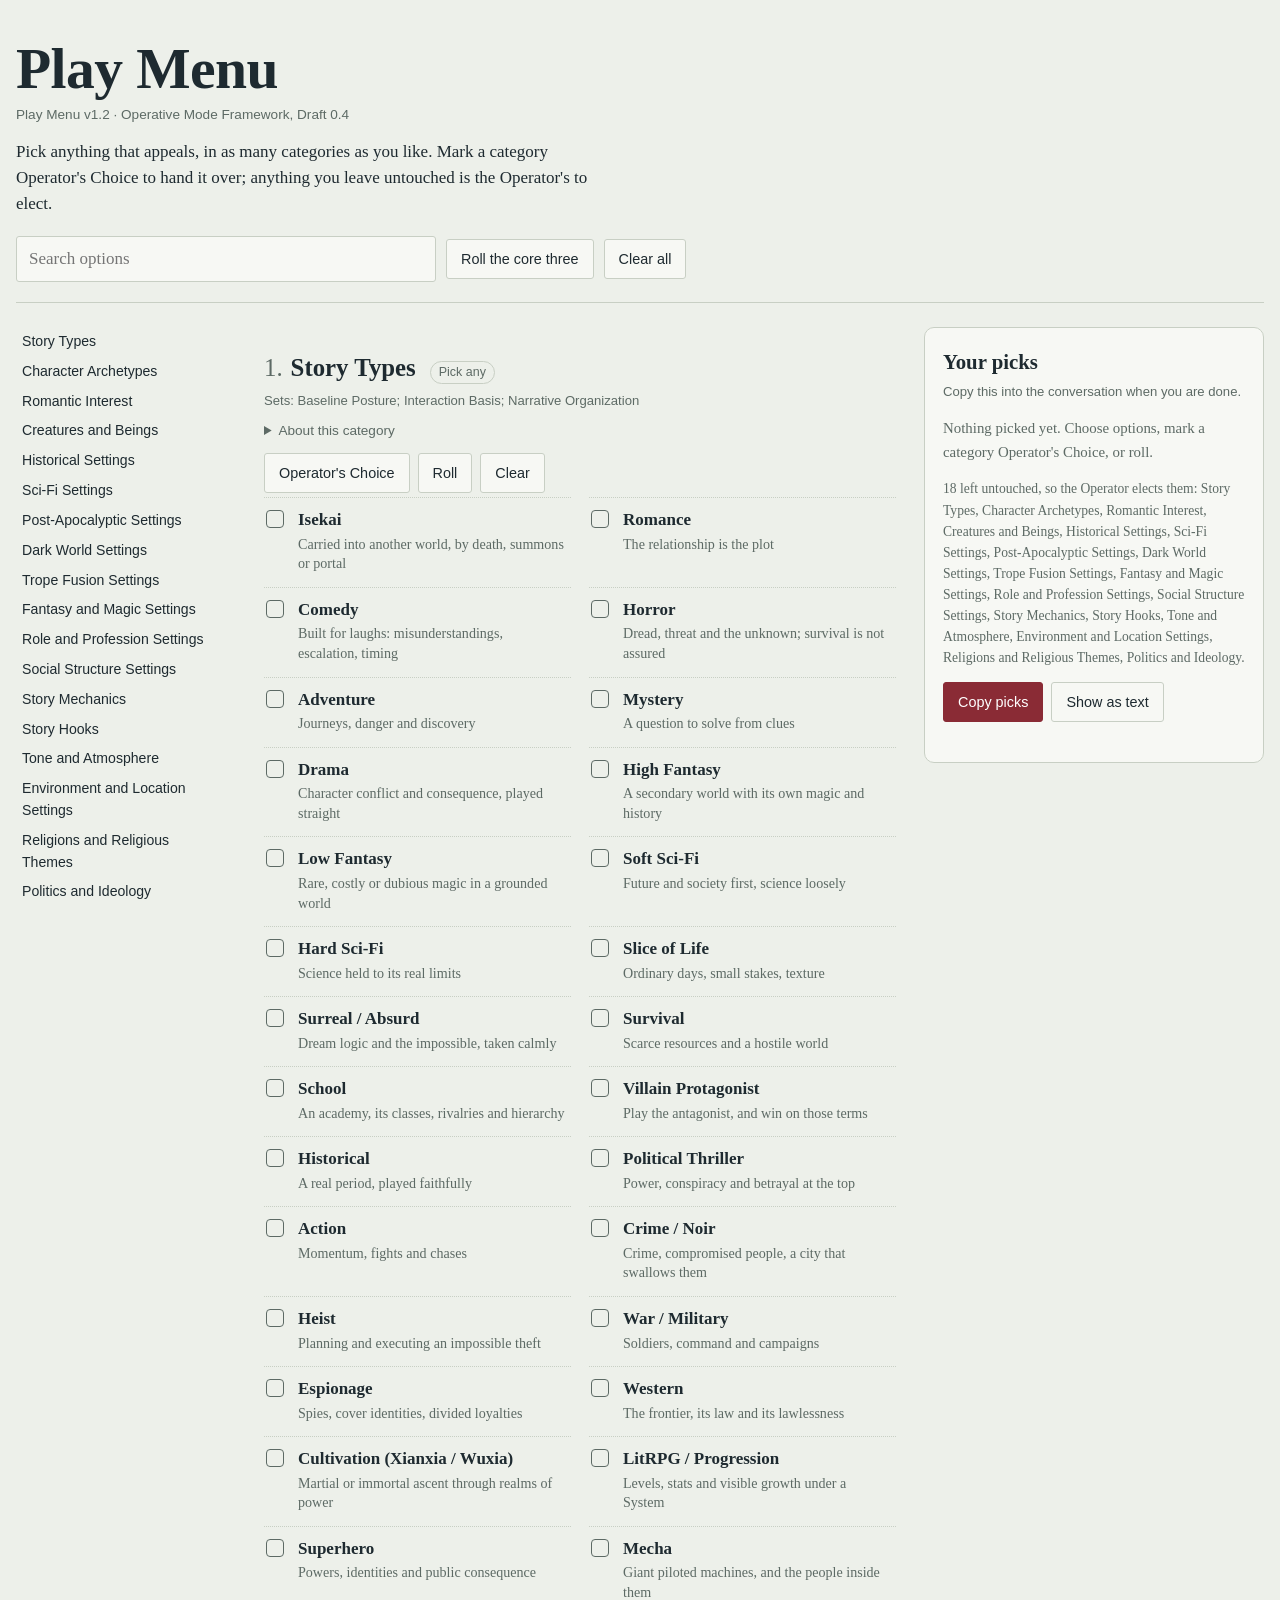
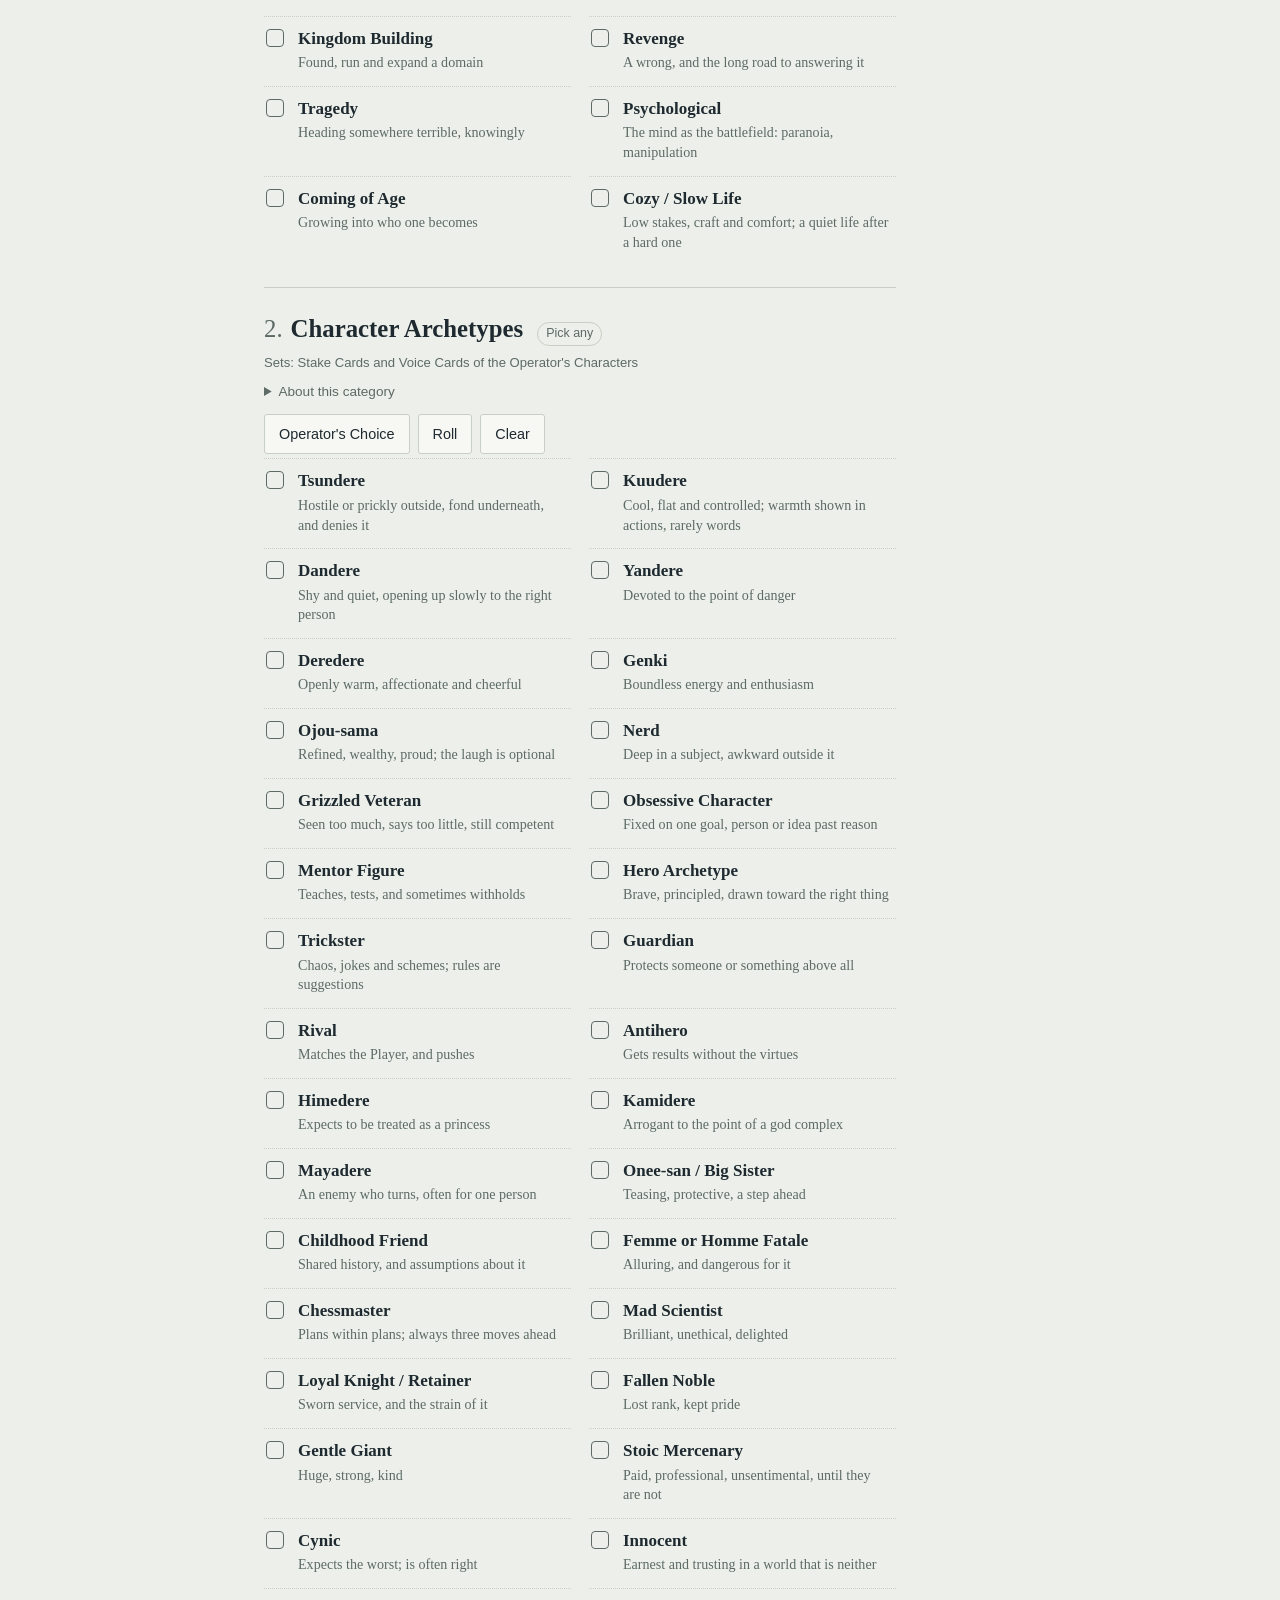
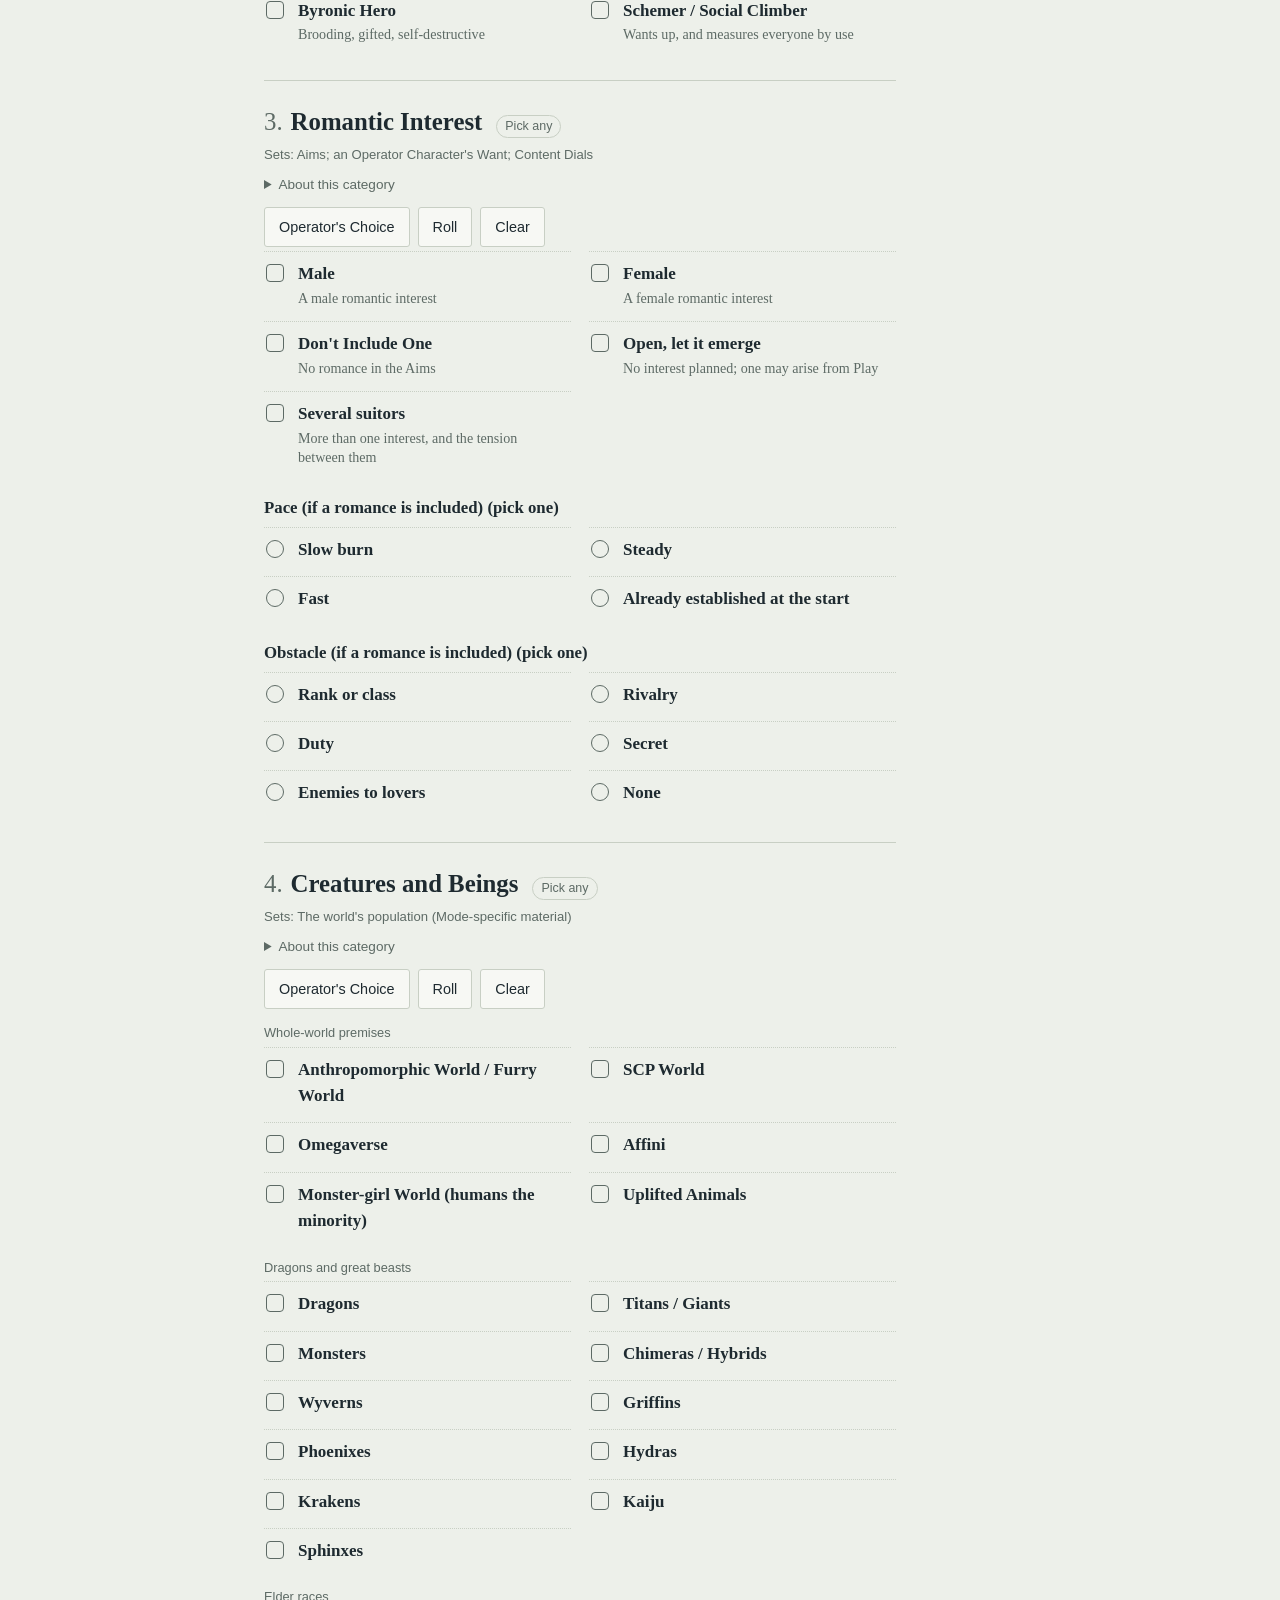
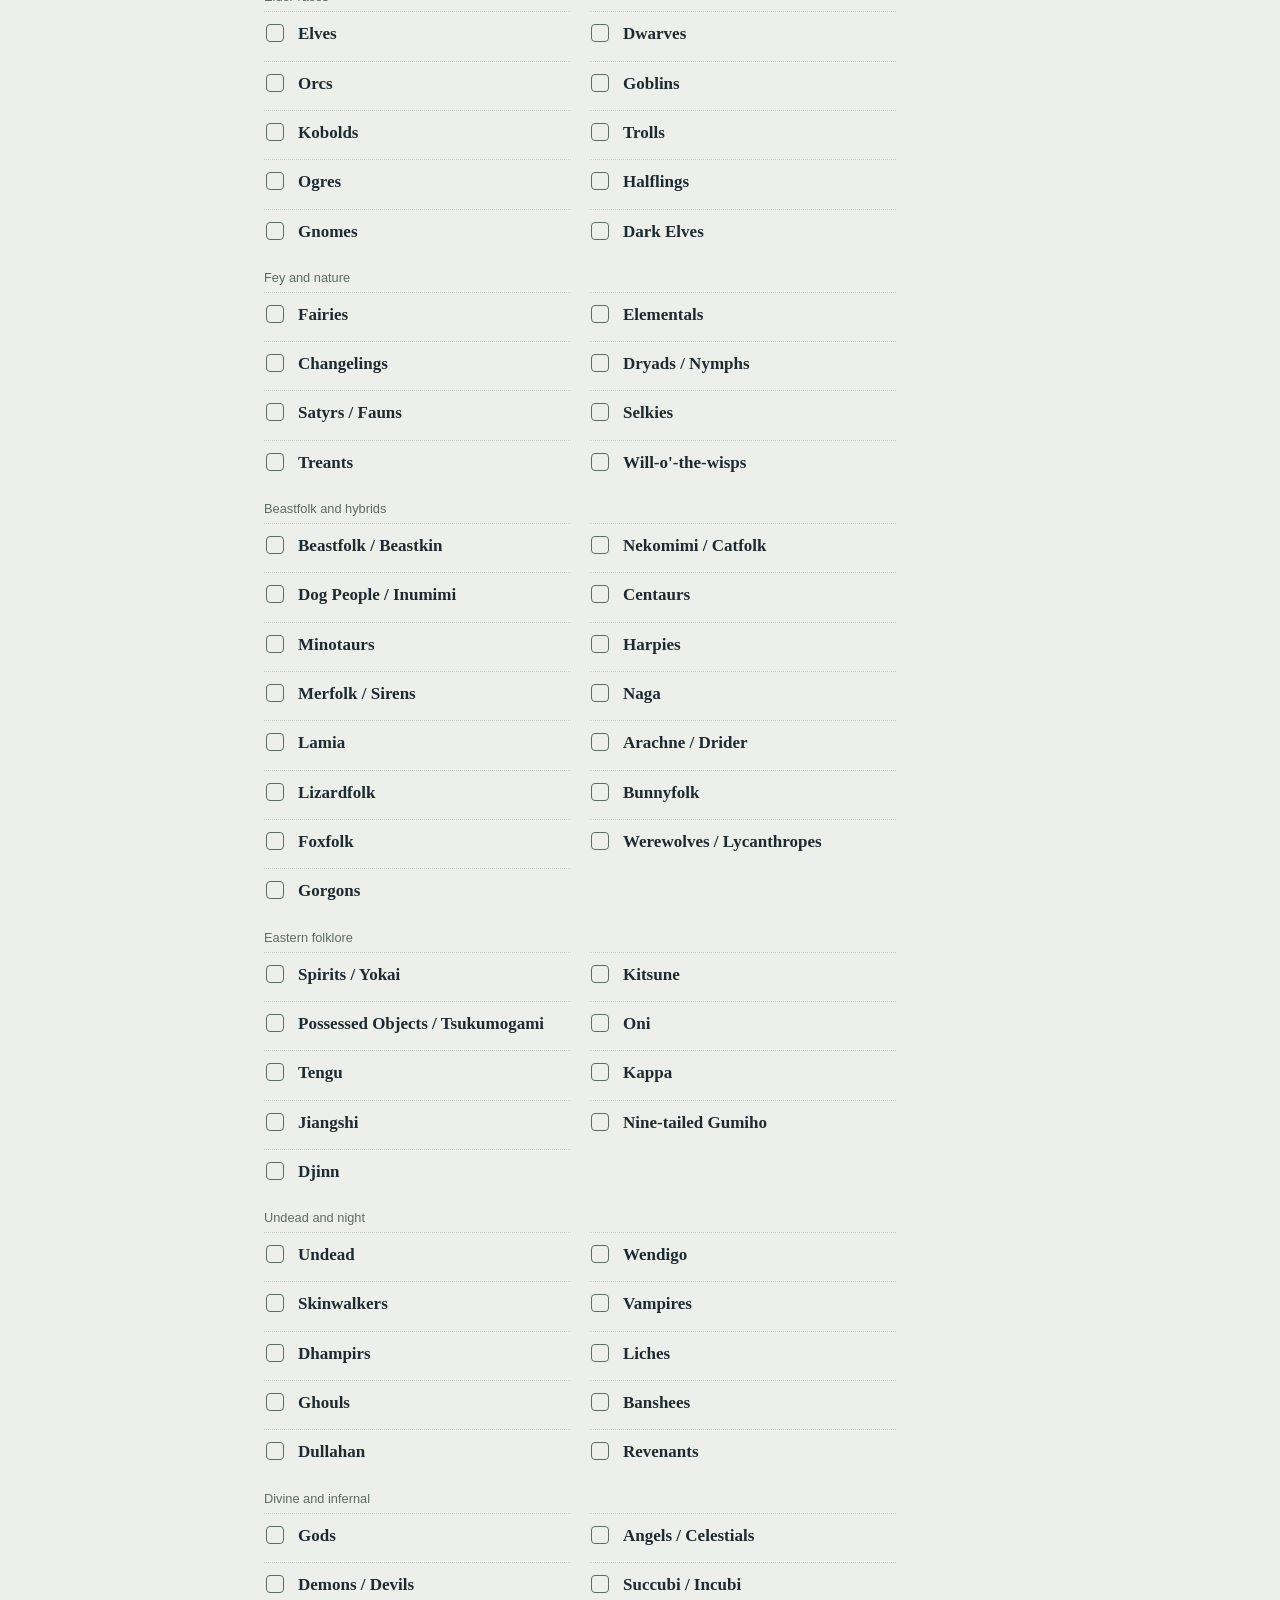
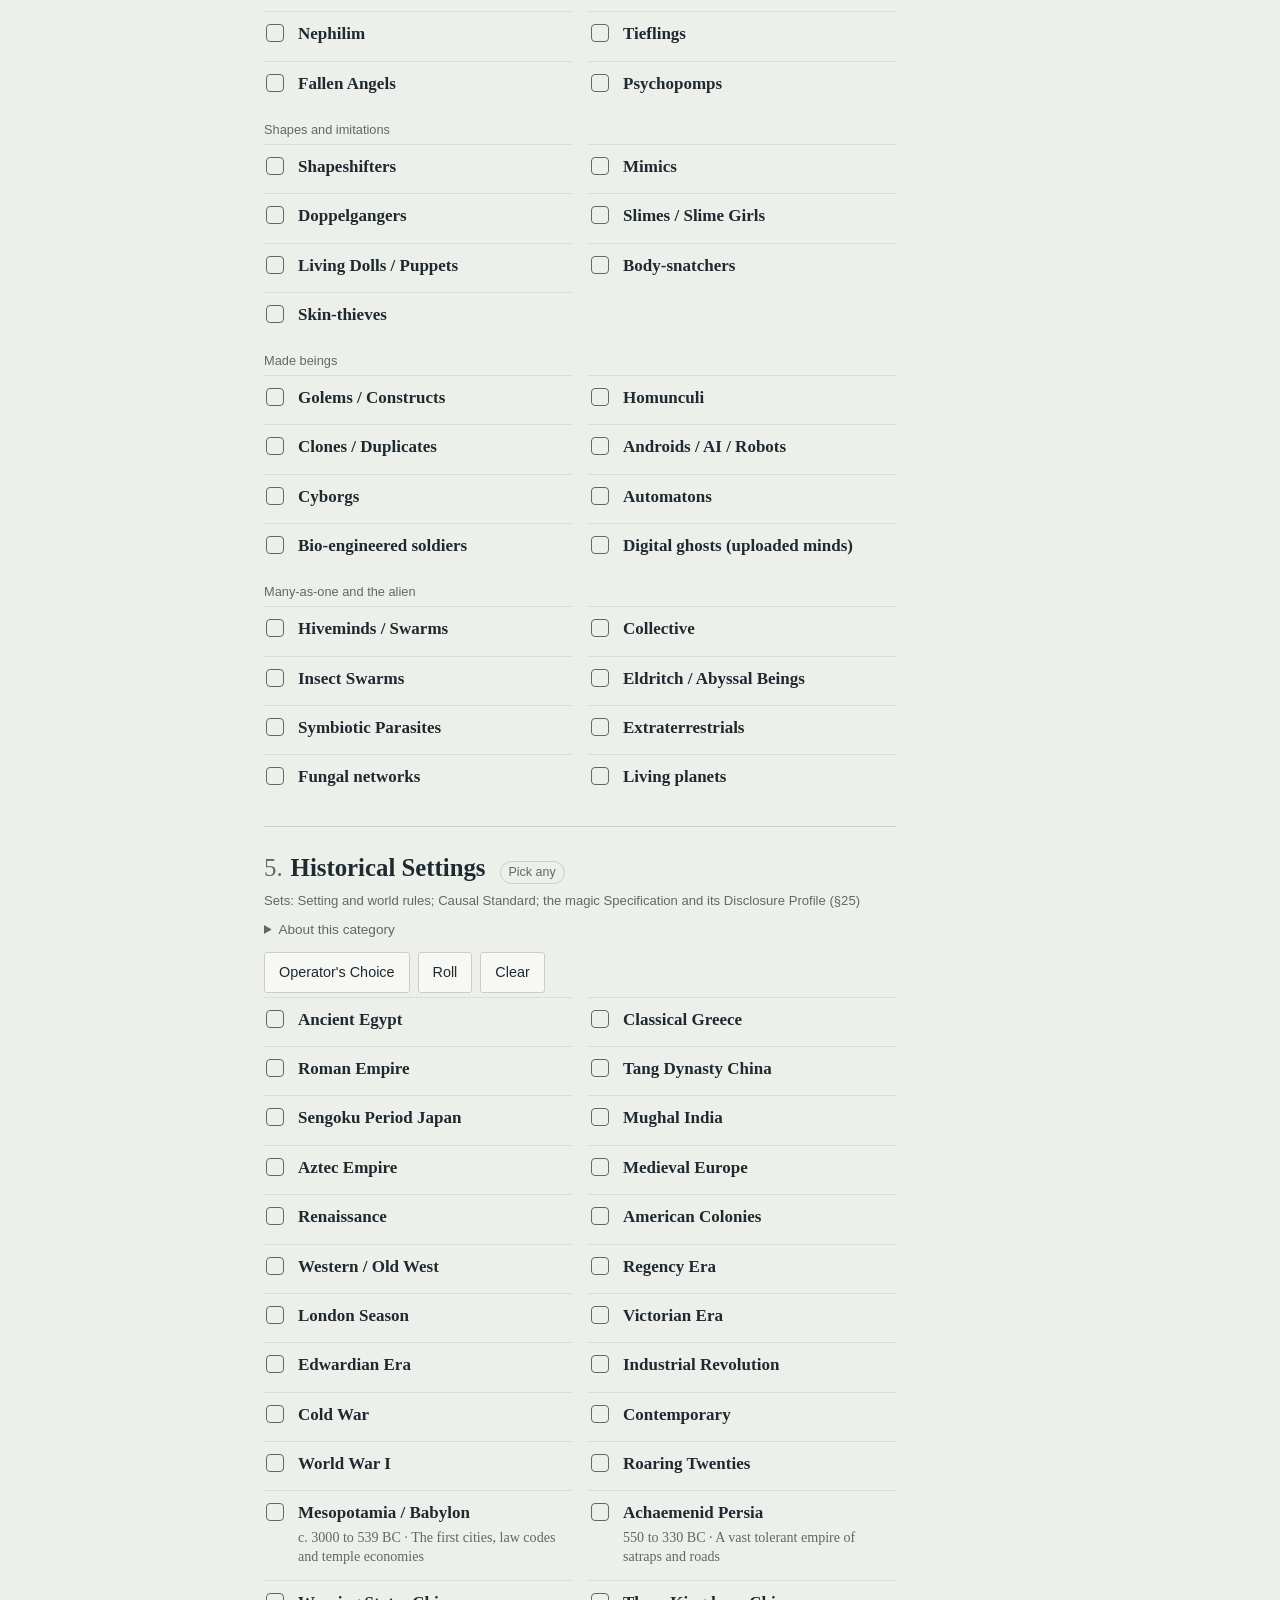
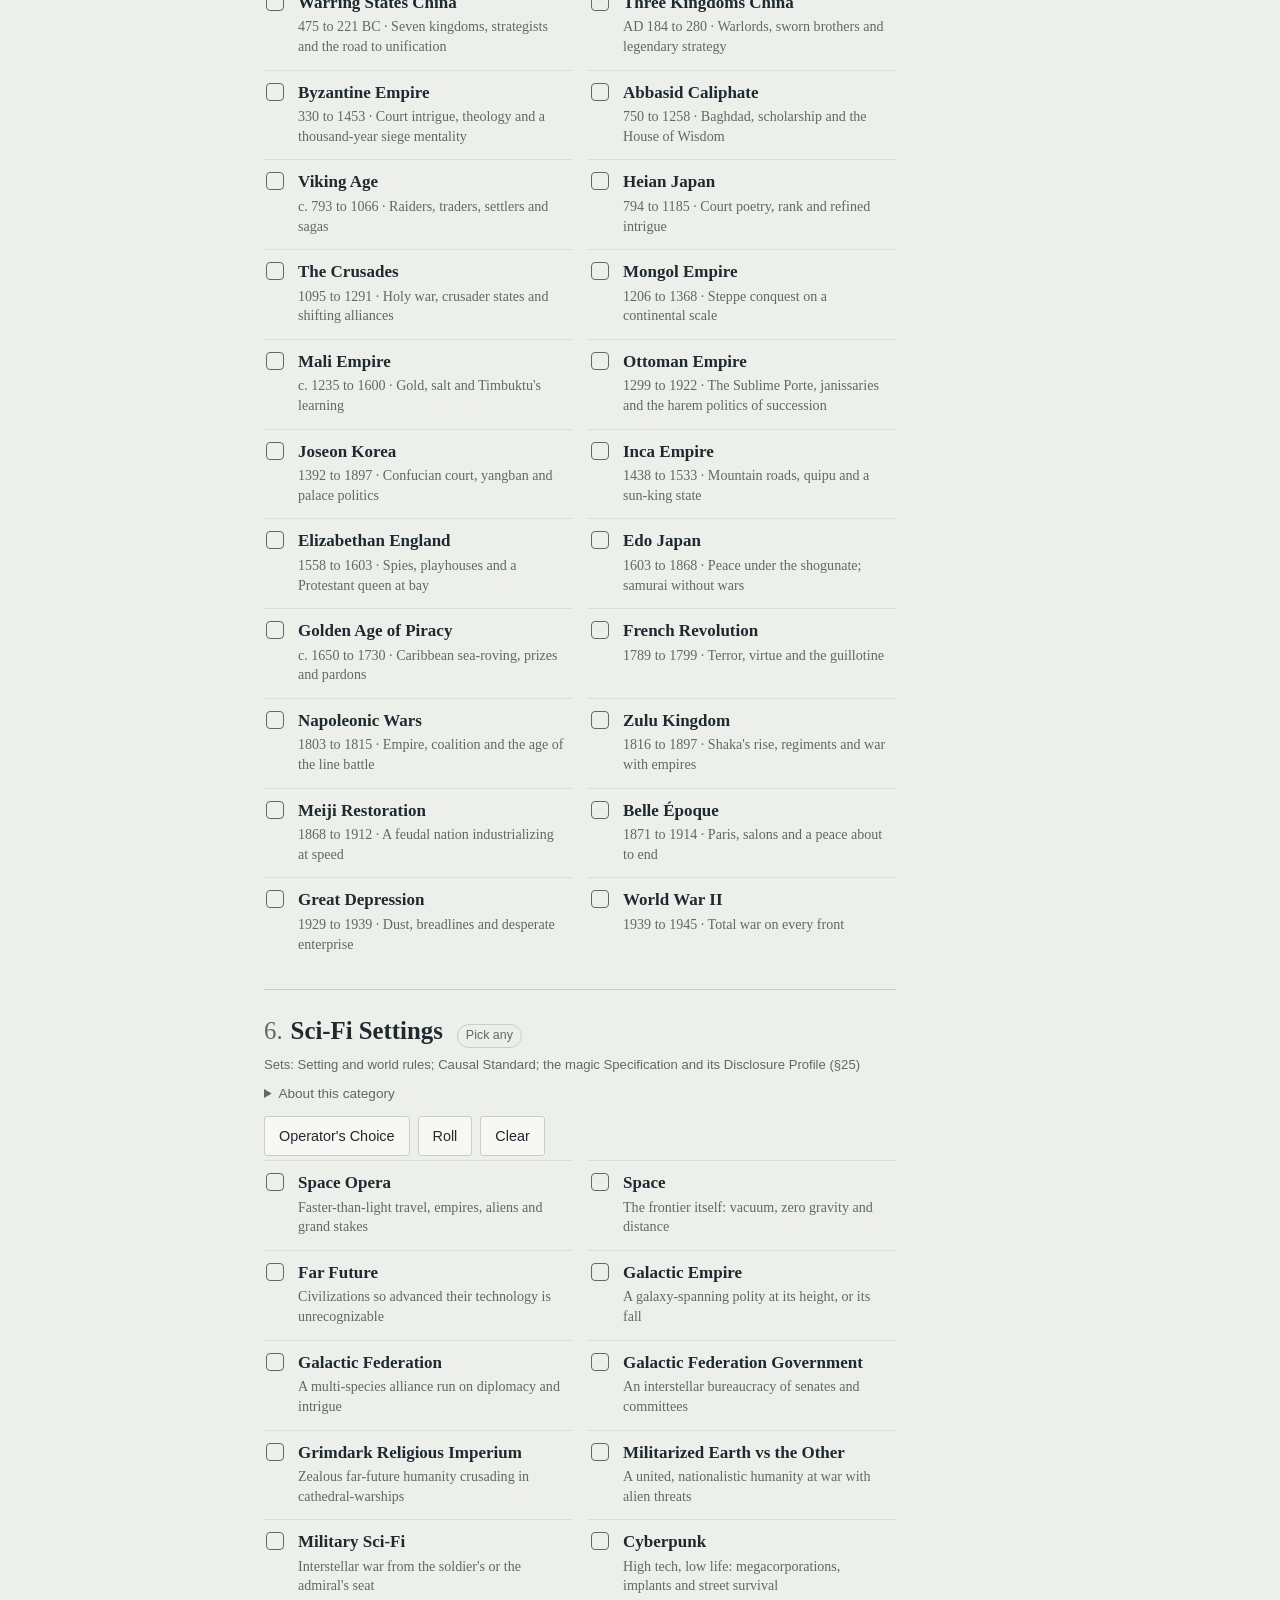
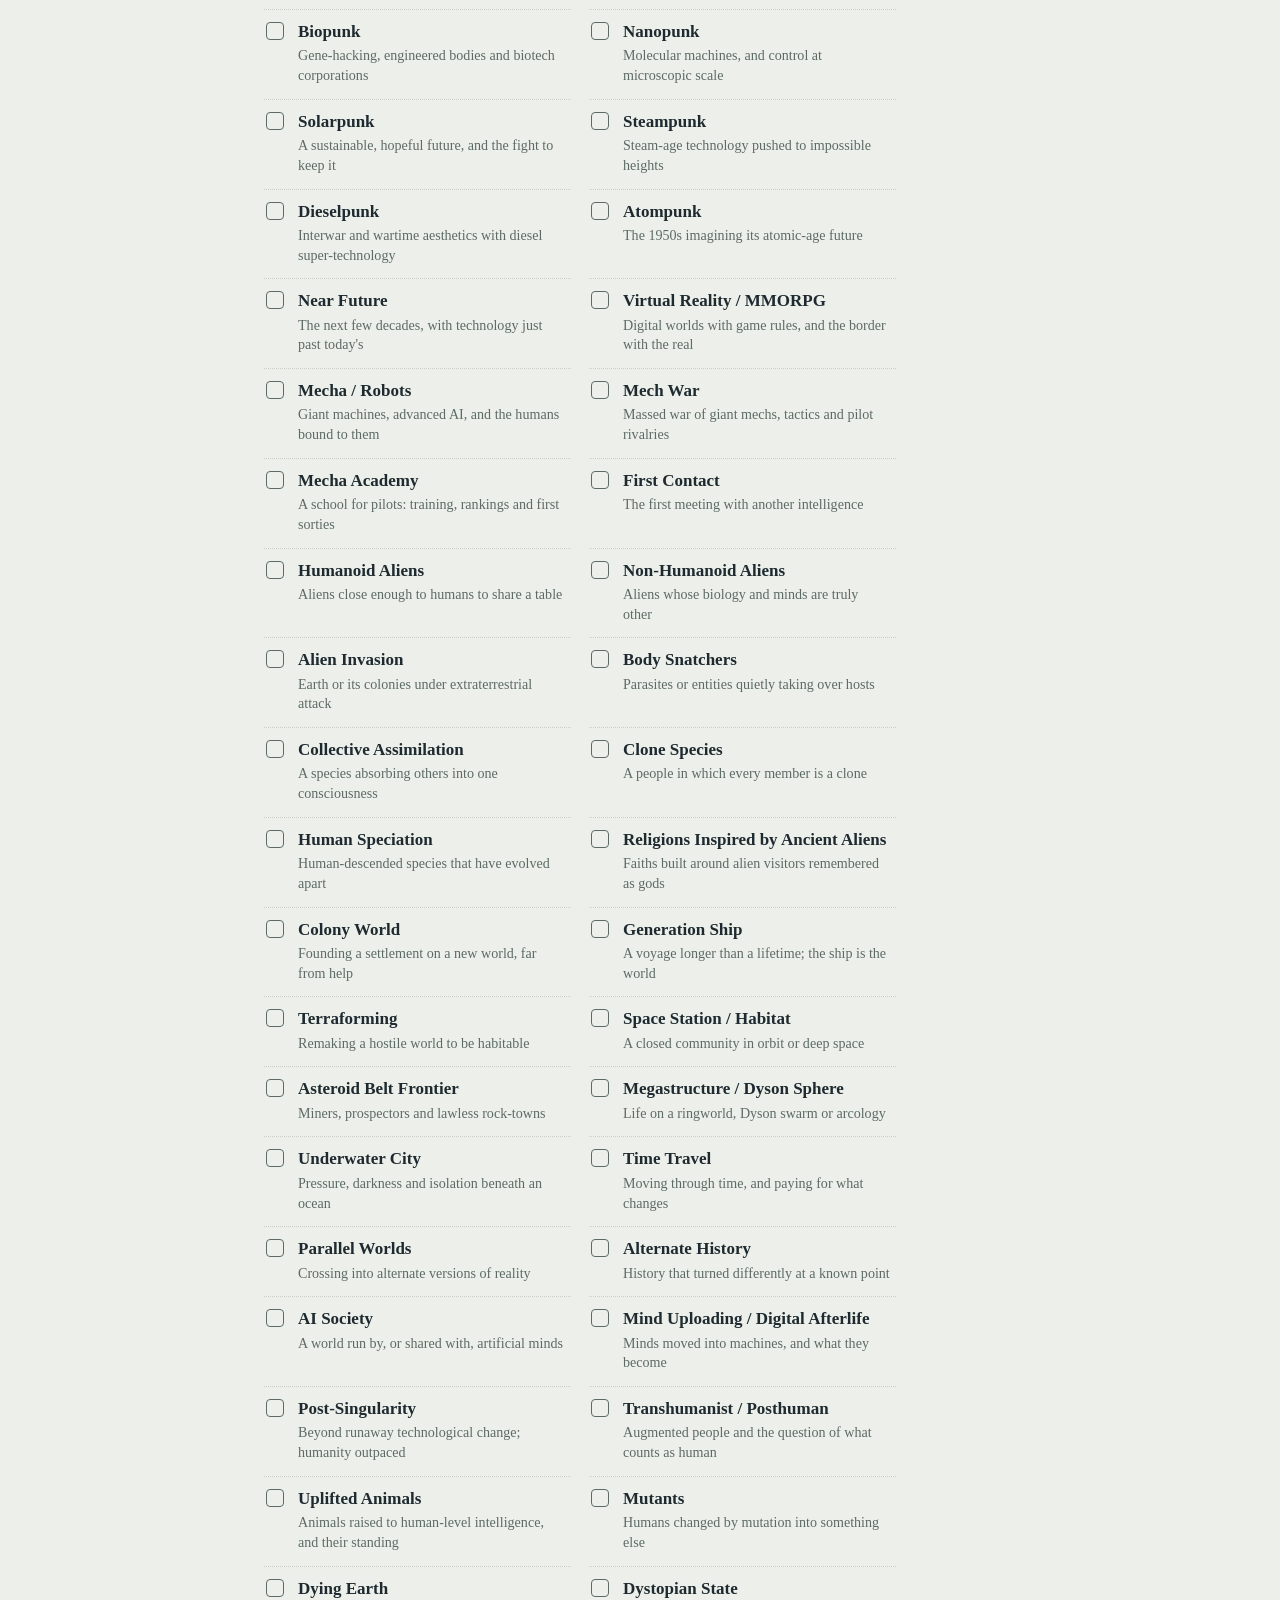
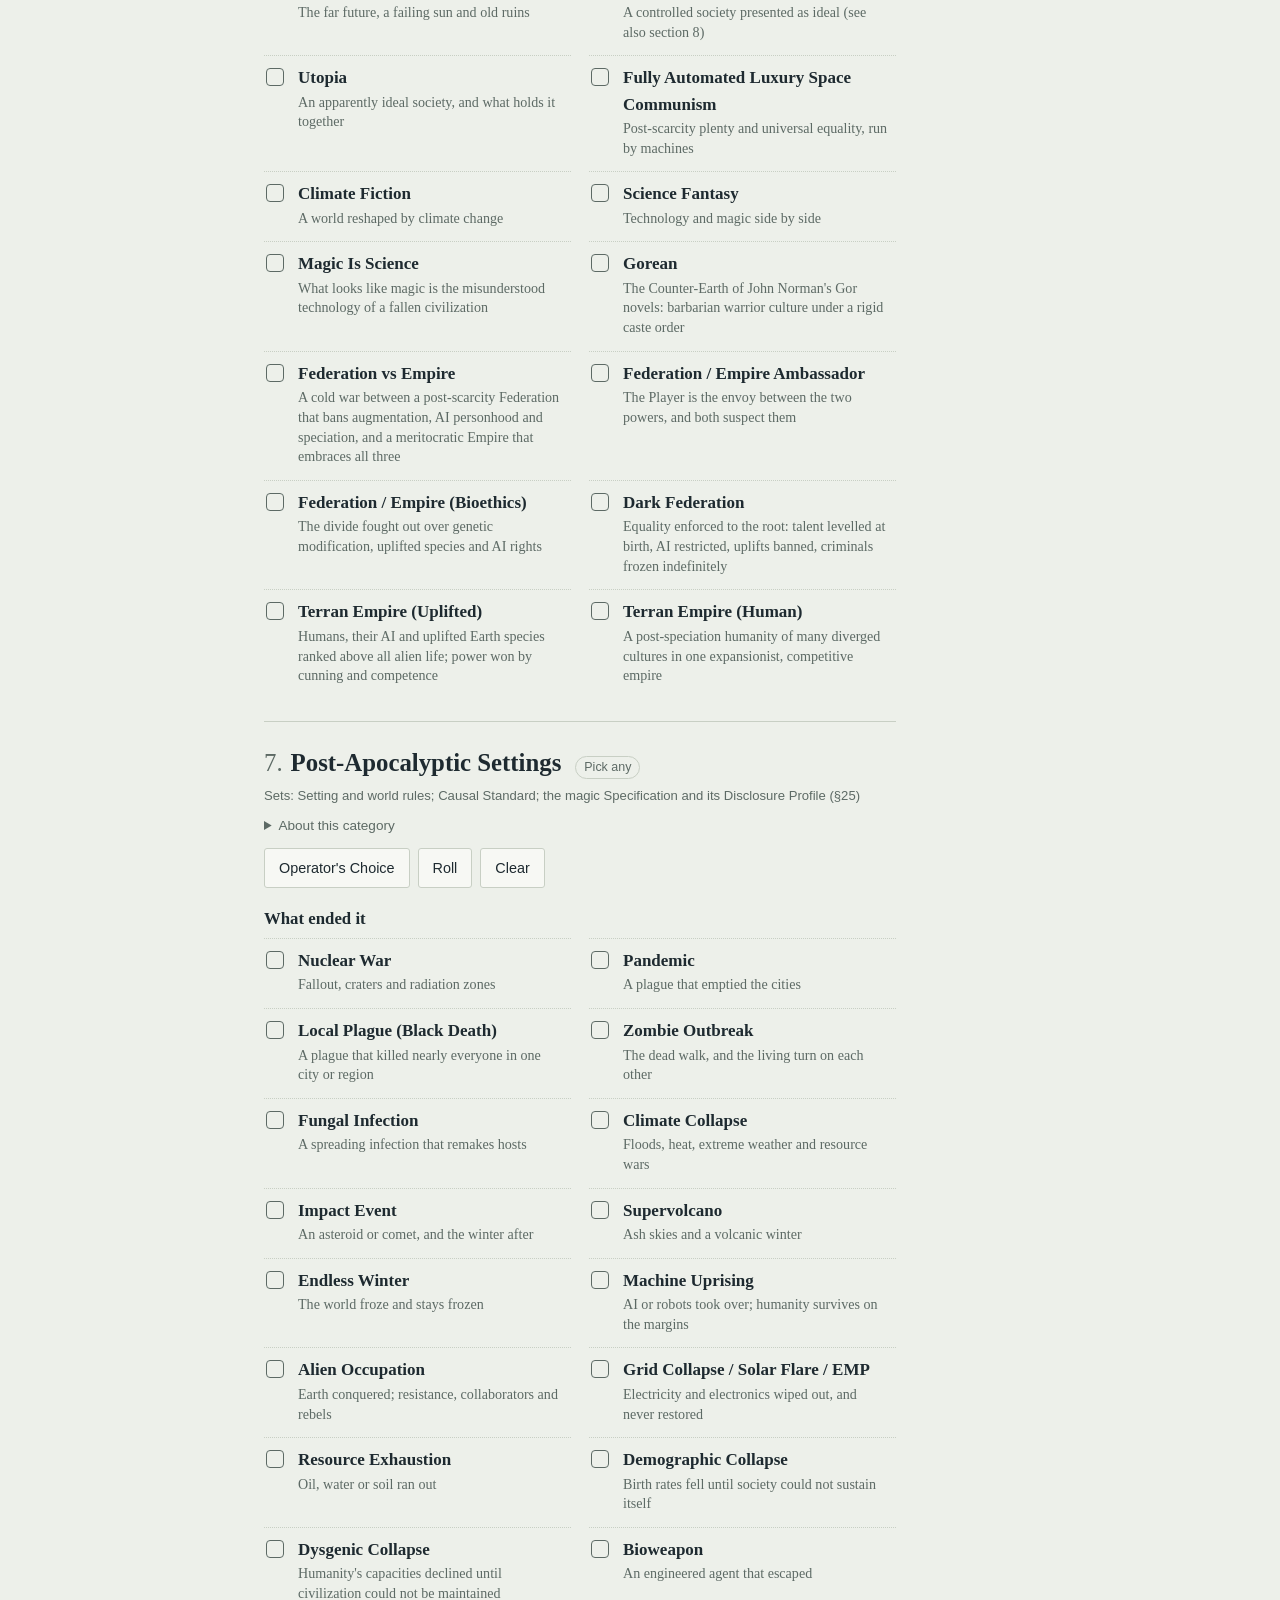
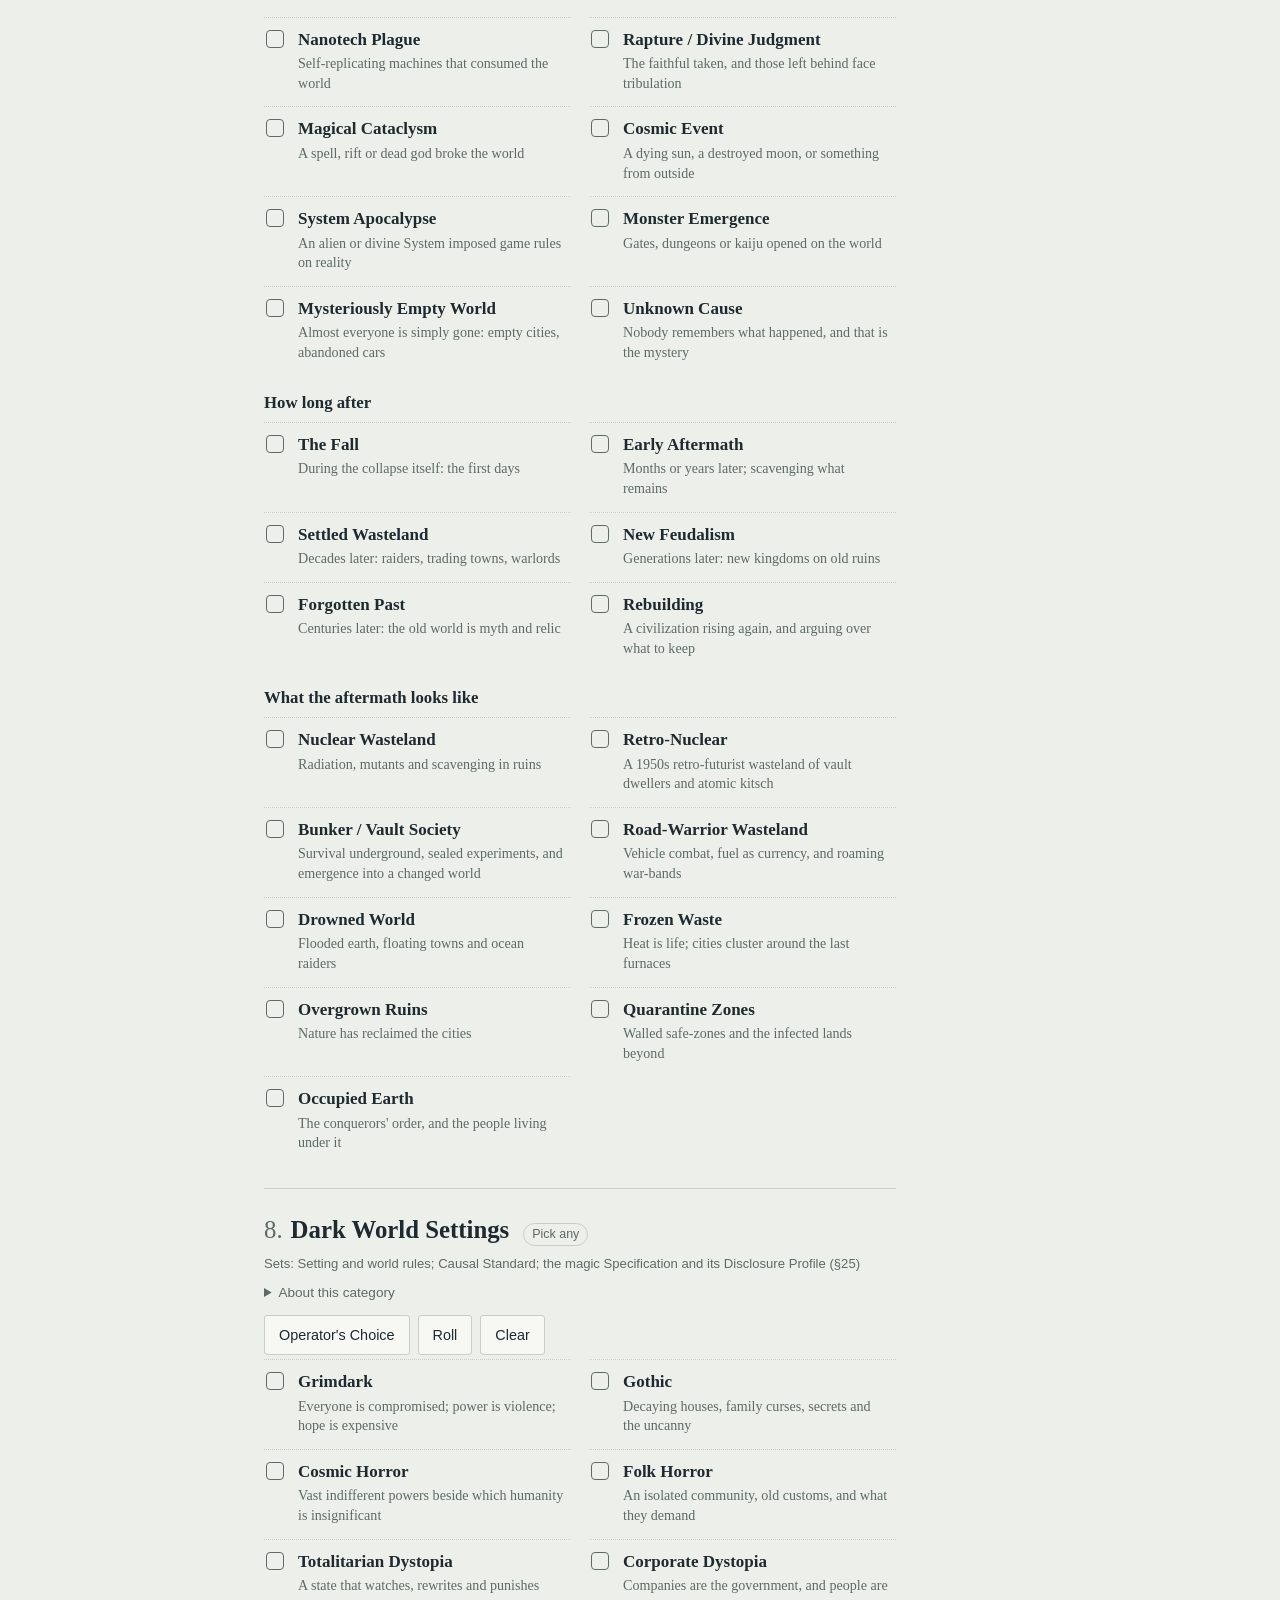
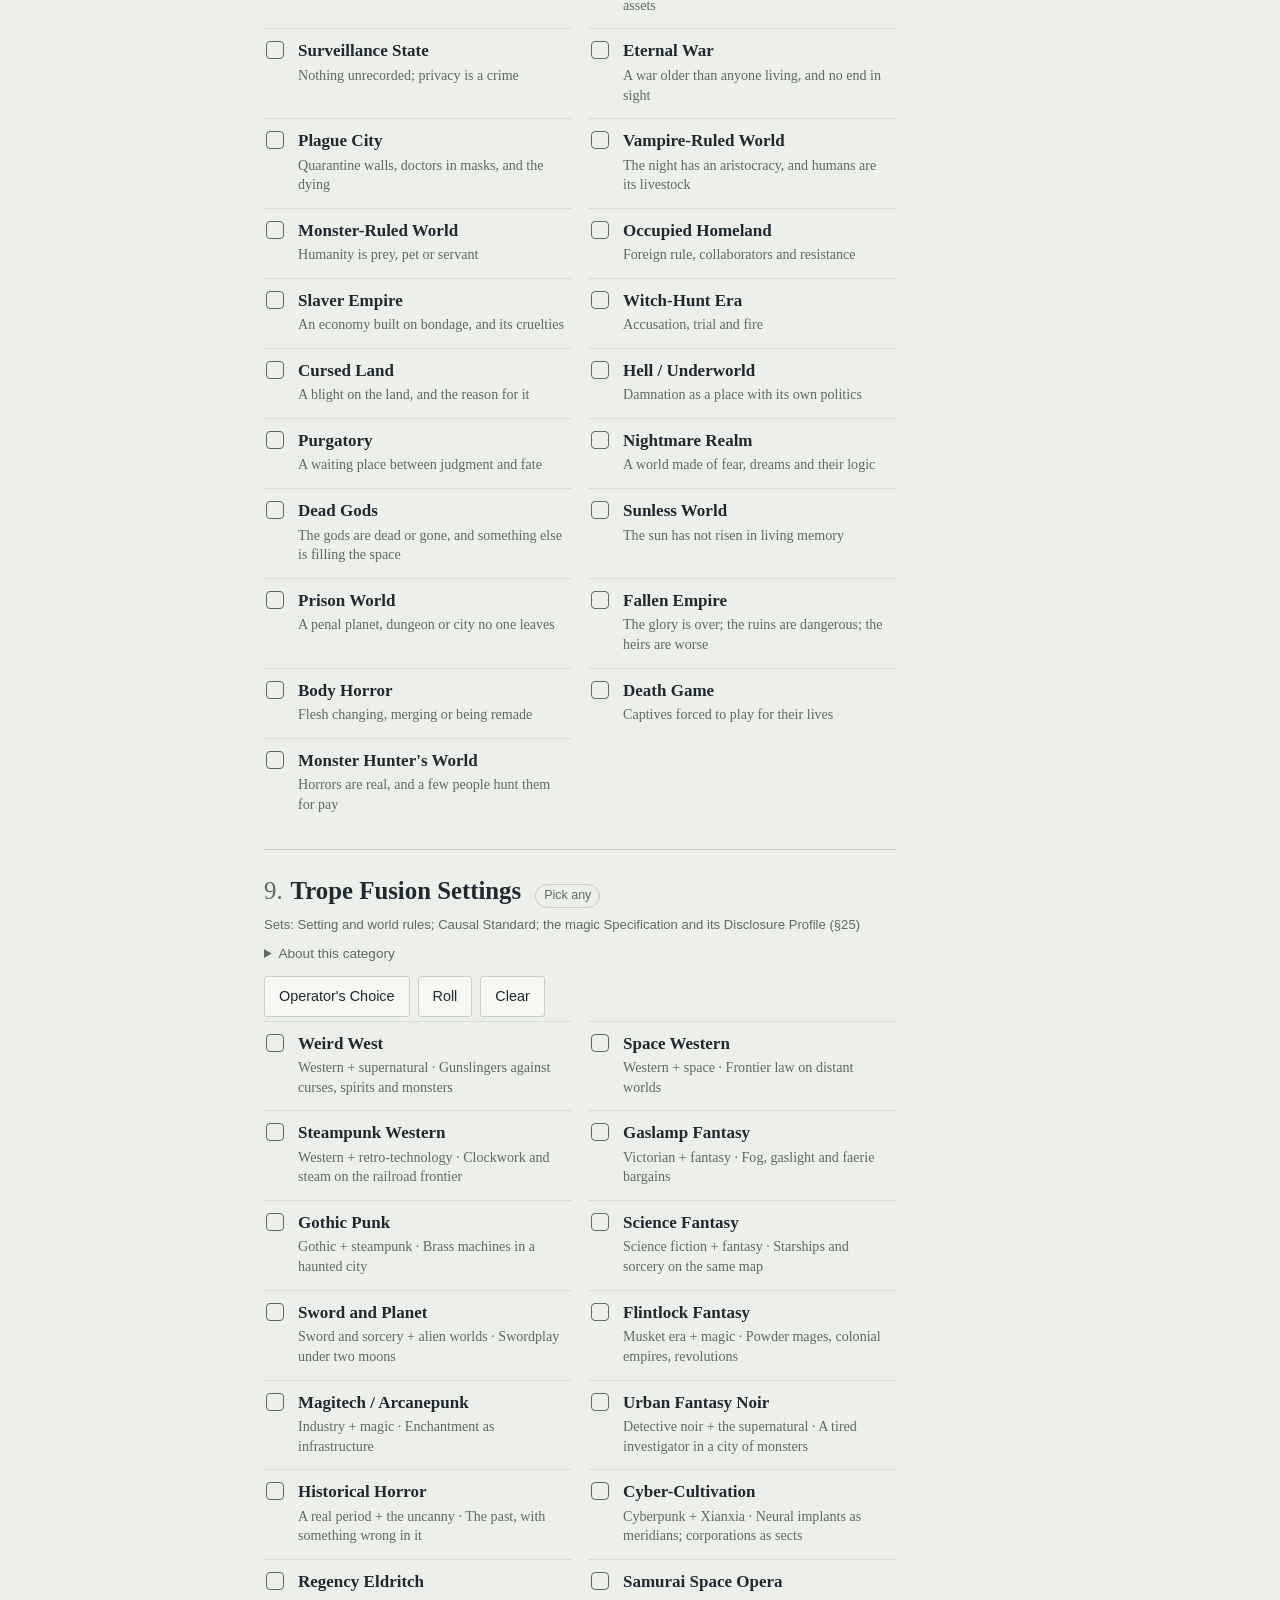
<file: skills/operative-mode/assets/play-menu.html>
<!doctype html>
<html lang="en" data-kind="play">
<head>
<meta charset="utf-8">
<meta name="viewport" content="width=device-width, initial-scale=1">
<title>Play Menu</title>
<style>
:root{
  --serif:"Iowan Old Style","Palatino Linotype","Book Antiqua",Palatino,"URW Palladio L",Georgia,serif;
  --sans:"Avenir Next","Segoe UI",Candara,"Trebuchet MS",sans-serif;
  --r-sm:3px; --r-lg:10px;
}
/* Play Menu: a library catalogue, grey-green paper and oxblood ink */
html[data-kind=play]{--bg:#EDF0EA;--panel:#F7F8F4;--ink:#1E2A30;--muted:#5D6A65;--rule:#C8CFC4;--accent:#8A2B35;--accent-ink:#FFF;--tint:#F1E1DF;--star:#8A6A1E;--focus:#2F6F86}
/* Magic Menu: an indigo night, gold for the seal, violet for the Standard star */
html[data-kind=magic]{--bg:#171C2B;--panel:#1F2639;--ink:#E6E2D5;--muted:#9AA0B2;--rule:#33405C;--accent:#C9A44C;--accent-ink:#1A1A1A;--tint:#2E2A22;--star:#A796E0;--focus:#7FC4D8}
@media (prefers-color-scheme:dark){
  html[data-kind=play]{--bg:#1A2125;--panel:#212A2F;--ink:#E3E6DF;--muted:#9BA6A1;--rule:#36434A;--accent:#D9767F;--accent-ink:#1A1A1A;--tint:#3A2A2D;--star:#D4B160;--focus:#7FC4D8}
}
@media (prefers-color-scheme:light){
  html[data-kind=magic]{--bg:#ECEAF2;--panel:#F7F6FA;--ink:#221F33;--muted:#5F5B74;--rule:#CFCADF;--accent:#7A5C14;--accent-ink:#FFF;--tint:#EFE6CF;--star:#5B4A9E;--focus:#2F6F86}
}
*{box-sizing:border-box}
body{margin:0;background:var(--bg);color:var(--ink);font:17px/1.55 var(--serif)}
button,input{font:inherit;color:inherit}
:focus-visible{outline:3px solid var(--focus);outline-offset:2px}
.wrap{max-width:1320px;margin:0 auto;padding:0 16px}
header.top{padding:40px 0 20px;border-bottom:1px solid var(--rule)}
header.top h1{font-size:clamp(2.2rem,5vw,3.6rem);line-height:1;margin:0 0 6px;font-weight:600;letter-spacing:-.01em}
header.top .ver{color:var(--muted);font-family:var(--sans);font-size:.85rem;margin:0 0 14px}
header.top p.lede{max-width:68ch;margin:0;color:var(--ink)}
.tools{display:flex;flex-wrap:wrap;gap:10px;align-items:center;margin-top:18px}
.tools input[type=search]{flex:1 1 240px;max-width:420px;padding:9px 12px;border:1px solid var(--rule);border-radius:var(--r-sm);background:var(--panel)}
.btn{border:1px solid var(--rule);background:var(--panel);padding:8px 14px;border-radius:var(--r-sm);cursor:pointer;font-family:var(--sans);font-size:.9rem}
.btn:hover{border-color:var(--ink)}
.btn.primary{background:var(--accent);color:var(--accent-ink);border-color:var(--accent)}
.layout{display:grid;grid-template-columns:220px minmax(0,1fr) 340px;gap:28px;padding:24px 0 120px}
nav.rail{position:sticky;top:16px;align-self:start;max-height:calc(100vh - 32px);overflow:auto;font-family:var(--sans);font-size:.88rem}
nav.rail h2{font:600 .95rem var(--serif);margin:14px 0 4px;color:var(--muted)}
nav.rail a{display:flex;justify-content:space-between;gap:8px;padding:4px 6px;color:var(--ink);text-decoration:none;border-radius:var(--r-sm)}
nav.rail a:hover{background:var(--panel)}
nav.rail a .n{color:var(--muted)}
nav.rail a.has .n{color:var(--accent);font-weight:700}
nav.rail a.oc .n{color:var(--star)}
main{min-width:0}
section.cat{padding:22px 0 26px;border-bottom:1px solid var(--rule)}
section.cat[hidden]{display:none}
.cat-head{display:flex;flex-wrap:wrap;align-items:baseline;gap:6px 14px}
.cat-head h2{margin:0;font-size:1.55rem;font-weight:600}
.cat-head h2 .num{color:var(--muted);font-weight:400;margin-right:8px}
.badge{font-family:var(--sans);font-size:.78rem;color:var(--muted);border:1px solid var(--rule);padding:1px 8px;border-radius:99px}
.cat-sets{font-family:var(--sans);font-size:.82rem;color:var(--muted);margin:4px 0 0}
details.about{margin:8px 0 0;max-width:72ch}
details.about summary{cursor:pointer;color:var(--muted);font-family:var(--sans);font-size:.85rem}
details.about p{margin:6px 0 0;font-size:.95rem}
.cat-tools{display:flex;flex-wrap:wrap;gap:8px;margin:12px 0 4px}
.oc-btn[aria-pressed=true]{background:var(--star);color:var(--bg);border-color:var(--star)}
.cat.is-oc .opts{opacity:.45}
.sub h3{font-size:1.05rem;margin:18px 0 6px;font-weight:600}
.grp{font-family:var(--sans);font-size:.8rem;color:var(--muted);margin:14px 0 4px}
.opts{display:grid;grid-template-columns:repeat(auto-fill,minmax(260px,1fr));gap:4px 18px}
.opt{display:grid;grid-template-columns:22px 1fr;gap:10px;align-items:start;text-align:left;width:100%;background:none;border:0;border-top:1px dotted var(--rule);padding:9px 6px 9px 2px;cursor:pointer;border-radius:0}
.opt:hover{background:var(--panel)}
.opt .seal{width:18px;height:18px;margin-top:3px;border:1.5px solid var(--muted);border-radius:50%;position:relative}
.sub[data-mode=one] .opt .seal{border-radius:50%}
.sub[data-mode=several] .opt .seal{border-radius:4px}
.opt[aria-pressed=true]{background:var(--tint)}
.opt[aria-pressed=true] .seal{background:var(--accent);border-color:var(--accent)}
.opt[aria-pressed=true] .seal::after{content:"";position:absolute;left:5px;top:1px;width:5px;height:10px;border:solid var(--accent-ink);border-width:0 2px 2px 0;transform:rotate(45deg)}
.opt .nm{font-weight:600}
.opt .star{color:var(--star);margin-left:4px}
.opt .ds{display:block;font-size:.88rem;color:var(--muted);line-height:1.4;margin-top:1px}
.opt .rolled{font-family:var(--sans);font-size:.72rem;color:var(--accent);margin-left:6px}
.opt[hidden]{display:none}
aside.slip{position:sticky;top:16px;align-self:start;max-height:calc(100vh - 32px);overflow:auto;background:var(--panel);border:1px solid var(--rule);border-radius:var(--r-lg);padding:18px}
aside.slip h2{margin:0 0 4px;font-size:1.3rem}
aside.slip .sub2{color:var(--muted);font-family:var(--sans);font-size:.82rem;margin:0 0 12px}
.slip ul{list-style:none;padding:0;margin:0}
.slip li{padding:7px 0;border-top:1px dotted var(--rule);font-size:.93rem}
.slip li b{display:block;font-size:.78rem;font-family:var(--sans);color:var(--muted);font-weight:600}
.slip li.oc span{color:var(--star)}
.slip li.tune b::after{content:" · tuning";color:var(--accent)}
.slip .empty{color:var(--muted);font-size:.93rem}
.slip .left{margin-top:12px;font-size:.85rem;color:var(--muted)}
.slip .acts{display:flex;flex-wrap:wrap;gap:8px;margin-top:14px}
.slip textarea{width:100%;min-height:140px;margin-top:10px;font:12px/1.4 ui-monospace,Menlo,Consolas,monospace;background:var(--bg);color:var(--ink);border:1px solid var(--rule);border-radius:var(--r-sm);padding:8px}
.toast{font-family:var(--sans);font-size:.82rem;color:var(--accent);min-height:1.2em;margin-top:6px}
.approach{margin:22px 0 0;padding:18px;border:1px solid var(--accent);border-radius:var(--r-lg);background:var(--panel)}
.approach h2{margin:0 0 8px;font-size:1.35rem}
.approach .opts{grid-template-columns:repeat(auto-fill,minmax(280px,1fr))}
.std-note{margin:16px 0 0;padding:14px 16px;border-left:3px solid var(--star);background:var(--panel);max-width:72ch}
.groups-hide section.cat{display:none}
.mob-slip{display:none}
@media (max-width:1100px){.layout{grid-template-columns:minmax(0,1fr) 320px}nav.rail{display:none}}
@media (max-width:760px){
  .layout{grid-template-columns:1fr}
  aside.slip{position:fixed;left:0;right:0;bottom:0;top:auto;max-height:70vh;padding-bottom:72px;border-radius:var(--r-lg) var(--r-lg) 0 0;transform:translateY(calc(100% - 0px));transition:transform .2s;z-index:5}
  aside.slip.open{transform:none}
  .mob-slip{display:block;position:fixed;right:16px;bottom:16px;z-index:6}
  body{font-size:16px}
}
@media (prefers-reduced-motion:reduce){*{transition:none!important}}
</style>
</head>
<body>
<div class="wrap">
<header class="top">
  <h1 id="title"></h1>
  <p class="ver" id="ver"></p>
  <p class="lede" id="lede"></p>
  <div class="tools">
    <input type="search" id="q" placeholder="Search options" aria-label="Search options">
    <button class="btn" id="rollCore"></button>
    <button class="btn" id="reset">Clear all</button>
  </div>
  <div id="approachBox"></div>
</header>
<div class="layout">
  <nav class="rail" id="rail" aria-label="Categories"></nav>
  <main id="main"></main>
  <aside class="slip" id="slip" aria-label="Your picks">
    <h2>Your picks</h2>
    <p class="sub2">Copy this into the conversation when you are done.</p>
    <div id="slipBody"></div>
    <div class="acts">
      <button class="btn primary" id="copy">Copy picks</button>
      <button class="btn" id="show">Show as text</button>
    </div>
    <div class="toast" id="toast" role="status"></div>
    <textarea id="out" hidden readonly aria-label="Picks as text"></textarea>
  </aside>
</div>
</div>
<button class="btn primary mob-slip" id="mobSlip">Your picks</button>
<script>
const CONFIG = {"kind": "play", "title": "Play Menu", "version": "Play Menu v1.2", "lede": "Pick anything that appeals, in as many categories as you like. Mark a category Operator's Choice to hand it over; anything you leave untouched is the Operator's to elect.", "core": {"label": "Roll the core three", "cats": ["Story Types", "<setting>", "Tone and Atmosphere"], "settings": ["Historical Settings", "Sci-Fi Settings", "Post-Apocalyptic Settings", "Dark World Settings", "Trope Fusion Settings", "Fantasy and Magic Settings", "Environment and Location Settings"]}, "groups": null, "approach": null};
const CATS = [{"id": "c1", "num": 1, "name": "Story Types", "intro": "The Story Type chooses the Baseline Posture and the shape of Play. Your eighteen are kept as given; sixteen additions follow, marked Added.", "sets": "Baseline Posture; Interaction Basis; Narrative Organization", "subs": [{"name": "", "mode": "several", "options": [{"name": "Isekai", "desc": "Carried into another world, by death, summons or portal", "group": ""}, {"name": "Romance", "desc": "The relationship is the plot", "group": ""}, {"name": "Comedy", "desc": "Built for laughs: misunderstandings, escalation, timing", "group": ""}, {"name": "Horror", "desc": "Dread, threat and the unknown; survival is not assured", "group": ""}, {"name": "Adventure", "desc": "Journeys, danger and discovery", "group": ""}, {"name": "Mystery", "desc": "A question to solve from clues", "group": ""}, {"name": "Drama", "desc": "Character conflict and consequence, played straight", "group": ""}, {"name": "High Fantasy", "desc": "A secondary world with its own magic and history", "group": ""}, {"name": "Low Fantasy", "desc": "Rare, costly or dubious magic in a grounded world", "group": ""}, {"name": "Soft Sci-Fi", "desc": "Future and society first, science loosely", "group": ""}, {"name": "Hard Sci-Fi", "desc": "Science held to its real limits", "group": ""}, {"name": "Slice of Life", "desc": "Ordinary days, small stakes, texture", "group": ""}, {"name": "Surreal / Absurd", "desc": "Dream logic and the impossible, taken calmly", "group": ""}, {"name": "Survival", "desc": "Scarce resources and a hostile world", "group": ""}, {"name": "School", "desc": "An academy, its classes, rivalries and hierarchy", "group": ""}, {"name": "Villain Protagonist", "desc": "Play the antagonist, and win on those terms", "group": ""}, {"name": "Historical", "desc": "A real period, played faithfully", "group": ""}, {"name": "Political Thriller", "desc": "Power, conspiracy and betrayal at the top", "group": ""}, {"name": "Action", "desc": "Momentum, fights and chases", "group": ""}, {"name": "Crime / Noir", "desc": "Crime, compromised people, a city that swallows them", "group": ""}, {"name": "Heist", "desc": "Planning and executing an impossible theft", "group": ""}, {"name": "War / Military", "desc": "Soldiers, command and campaigns", "group": ""}, {"name": "Espionage", "desc": "Spies, cover identities, divided loyalties", "group": ""}, {"name": "Western", "desc": "The frontier, its law and its lawlessness", "group": ""}, {"name": "Cultivation (Xianxia / Wuxia)", "desc": "Martial or immortal ascent through realms of power", "group": ""}, {"name": "LitRPG / Progression", "desc": "Levels, stats and visible growth under a System", "group": ""}, {"name": "Superhero", "desc": "Powers, identities and public consequence", "group": ""}, {"name": "Mecha", "desc": "Giant piloted machines, and the people inside them", "group": ""}, {"name": "Kingdom Building", "desc": "Found, run and expand a domain", "group": ""}, {"name": "Revenge", "desc": "A wrong, and the long road to answering it", "group": ""}, {"name": "Tragedy", "desc": "Heading somewhere terrible, knowingly", "group": ""}, {"name": "Psychological", "desc": "The mind as the battlefield: paranoia, manipulation", "group": ""}, {"name": "Coming of Age", "desc": "Growing into who one becomes", "group": ""}, {"name": "Cozy / Slow Life", "desc": "Low stakes, craft and comfort; a quiet life after a hard one", "group": ""}]}]}, {"id": "c2", "num": 2, "name": "Character Archetypes", "intro": "These are archetypes the Player would like to meet, so each pick becomes an Operator Character with a Stake Card (what they want, what moves them) and a Voice Card (how they sound). \"Grizzly Veteran\" is corrected to Grizzled Veteran.", "sets": "Stake Cards and Voice Cards of the Operator's Characters", "subs": [{"name": "", "mode": "several", "options": [{"name": "Tsundere", "desc": "Hostile or prickly outside, fond underneath, and denies it", "group": ""}, {"name": "Kuudere", "desc": "Cool, flat and controlled; warmth shown in actions, rarely words", "group": ""}, {"name": "Dandere", "desc": "Shy and quiet, opening up slowly to the right person", "group": ""}, {"name": "Yandere", "desc": "Devoted to the point of danger", "group": ""}, {"name": "Deredere", "desc": "Openly warm, affectionate and cheerful", "group": ""}, {"name": "Genki", "desc": "Boundless energy and enthusiasm", "group": ""}, {"name": "Ojou-sama", "desc": "Refined, wealthy, proud; the laugh is optional", "group": ""}, {"name": "Nerd", "desc": "Deep in a subject, awkward outside it", "group": ""}, {"name": "Grizzled Veteran", "desc": "Seen too much, says too little, still competent", "group": ""}, {"name": "Obsessive Character", "desc": "Fixed on one goal, person or idea past reason", "group": ""}, {"name": "Mentor Figure", "desc": "Teaches, tests, and sometimes withholds", "group": ""}, {"name": "Hero Archetype", "desc": "Brave, principled, drawn toward the right thing", "group": ""}, {"name": "Trickster", "desc": "Chaos, jokes and schemes; rules are suggestions", "group": ""}, {"name": "Guardian", "desc": "Protects someone or something above all", "group": ""}, {"name": "Rival", "desc": "Matches the Player, and pushes", "group": ""}, {"name": "Antihero", "desc": "Gets results without the virtues", "group": ""}, {"name": "Himedere", "desc": "Expects to be treated as a princess", "group": ""}, {"name": "Kamidere", "desc": "Arrogant to the point of a god complex", "group": ""}, {"name": "Mayadere", "desc": "An enemy who turns, often for one person", "group": ""}, {"name": "Onee-san / Big Sister", "desc": "Teasing, protective, a step ahead", "group": ""}, {"name": "Childhood Friend", "desc": "Shared history, and assumptions about it", "group": ""}, {"name": "Femme or Homme Fatale", "desc": "Alluring, and dangerous for it", "group": ""}, {"name": "Chessmaster", "desc": "Plans within plans; always three moves ahead", "group": ""}, {"name": "Mad Scientist", "desc": "Brilliant, unethical, delighted", "group": ""}, {"name": "Loyal Knight / Retainer", "desc": "Sworn service, and the strain of it", "group": ""}, {"name": "Fallen Noble", "desc": "Lost rank, kept pride", "group": ""}, {"name": "Gentle Giant", "desc": "Huge, strong, kind", "group": ""}, {"name": "Stoic Mercenary", "desc": "Paid, professional, unsentimental, until they are not", "group": ""}, {"name": "Cynic", "desc": "Expects the worst; is often right", "group": ""}, {"name": "Innocent", "desc": "Earnest and trusting in a world that is neither", "group": ""}, {"name": "Byronic Hero", "desc": "Brooding, gifted, self-destructive", "group": ""}, {"name": "Schemer / Social Climber", "desc": "Wants up, and measures everyone by use", "group": ""}]}]}, {"id": "c3", "num": 3, "name": "Romantic Interest", "intro": "A pick here adds romance to the Aims and gives one Operator Character a Want that involves the Player's Character. How explicitly it is rendered is set separately, by the Content Dials (Open, Veiled or Lined).", "sets": "Aims; an Operator Character's Want; Content Dials", "subs": [{"name": "", "mode": "several", "options": [{"name": "Male", "desc": "A male romantic interest", "group": ""}, {"name": "Female", "desc": "A female romantic interest", "group": ""}, {"name": "Don't Include One", "desc": "No romance in the Aims", "group": ""}, {"name": "Open, let it emerge", "desc": "No interest planned; one may arise from Play", "group": ""}, {"name": "Several suitors", "desc": "More than one interest, and the tension between them", "group": ""}]}, {"name": "Pace (if a romance is included)", "mode": "one", "options": [{"name": "Slow burn", "desc": "", "group": ""}, {"name": "Steady", "desc": "", "group": ""}, {"name": "Fast", "desc": "", "group": ""}, {"name": "Already established at the start", "desc": "", "group": ""}]}, {"name": "Obstacle (if a romance is included)", "mode": "one", "options": [{"name": "Rank or class", "desc": "", "group": ""}, {"name": "Rivalry", "desc": "", "group": ""}, {"name": "Duty", "desc": "", "group": ""}, {"name": "Secret", "desc": "", "group": ""}, {"name": "Enemies to lovers", "desc": "", "group": ""}, {"name": "None", "desc": "", "group": ""}]}]}, {"id": "c4", "num": 4, "name": "Creatures and Beings", "intro": "This category decides who lives in the world besides humans. Your fifty options are regrouped by kind so an unsure Player can browse by feel, with small spelling fixes: Succubi / Incubi, Nekomimi / Catfolk, Dog People / Inumimi, Slimes / Slime Girls, Clones / Duplicates, Symbiotic Parasites. Additions sit in the right-hand column.", "sets": "The world's population (Mode-specific material)", "subs": [{"name": "", "mode": "several", "options": [{"name": "Anthropomorphic World / Furry World", "desc": "", "group": "Whole-world premises"}, {"name": "SCP World", "desc": "", "group": "Whole-world premises"}, {"name": "Omegaverse", "desc": "", "group": "Whole-world premises"}, {"name": "Affini", "desc": "", "group": "Whole-world premises"}, {"name": "Monster-girl World (humans the minority)", "desc": "", "group": "Whole-world premises"}, {"name": "Uplifted Animals", "desc": "", "group": "Whole-world premises"}, {"name": "Dragons", "desc": "", "group": "Dragons and great beasts"}, {"name": "Titans / Giants", "desc": "", "group": "Dragons and great beasts"}, {"name": "Monsters", "desc": "", "group": "Dragons and great beasts"}, {"name": "Chimeras / Hybrids", "desc": "", "group": "Dragons and great beasts"}, {"name": "Wyverns", "desc": "", "group": "Dragons and great beasts"}, {"name": "Griffins", "desc": "", "group": "Dragons and great beasts"}, {"name": "Phoenixes", "desc": "", "group": "Dragons and great beasts"}, {"name": "Hydras", "desc": "", "group": "Dragons and great beasts"}, {"name": "Krakens", "desc": "", "group": "Dragons and great beasts"}, {"name": "Kaiju", "desc": "", "group": "Dragons and great beasts"}, {"name": "Sphinxes", "desc": "", "group": "Dragons and great beasts"}, {"name": "Elves", "desc": "", "group": "Elder races"}, {"name": "Dwarves", "desc": "", "group": "Elder races"}, {"name": "Orcs", "desc": "", "group": "Elder races"}, {"name": "Goblins", "desc": "", "group": "Elder races"}, {"name": "Kobolds", "desc": "", "group": "Elder races"}, {"name": "Trolls", "desc": "", "group": "Elder races"}, {"name": "Ogres", "desc": "", "group": "Elder races"}, {"name": "Halflings", "desc": "", "group": "Elder races"}, {"name": "Gnomes", "desc": "", "group": "Elder races"}, {"name": "Dark Elves", "desc": "", "group": "Elder races"}, {"name": "Fairies", "desc": "", "group": "Fey and nature"}, {"name": "Elementals", "desc": "", "group": "Fey and nature"}, {"name": "Changelings", "desc": "", "group": "Fey and nature"}, {"name": "Dryads / Nymphs", "desc": "", "group": "Fey and nature"}, {"name": "Satyrs / Fauns", "desc": "", "group": "Fey and nature"}, {"name": "Selkies", "desc": "", "group": "Fey and nature"}, {"name": "Treants", "desc": "", "group": "Fey and nature"}, {"name": "Will-o'-the-wisps", "desc": "", "group": "Fey and nature"}, {"name": "Beastfolk / Beastkin", "desc": "", "group": "Beastfolk and hybrids"}, {"name": "Nekomimi / Catfolk", "desc": "", "group": "Beastfolk and hybrids"}, {"name": "Dog People / Inumimi", "desc": "", "group": "Beastfolk and hybrids"}, {"name": "Centaurs", "desc": "", "group": "Beastfolk and hybrids"}, {"name": "Minotaurs", "desc": "", "group": "Beastfolk and hybrids"}, {"name": "Harpies", "desc": "", "group": "Beastfolk and hybrids"}, {"name": "Merfolk / Sirens", "desc": "", "group": "Beastfolk and hybrids"}, {"name": "Naga", "desc": "", "group": "Beastfolk and hybrids"}, {"name": "Lamia", "desc": "", "group": "Beastfolk and hybrids"}, {"name": "Arachne / Drider", "desc": "", "group": "Beastfolk and hybrids"}, {"name": "Lizardfolk", "desc": "", "group": "Beastfolk and hybrids"}, {"name": "Bunnyfolk", "desc": "", "group": "Beastfolk and hybrids"}, {"name": "Foxfolk", "desc": "", "group": "Beastfolk and hybrids"}, {"name": "Werewolves / Lycanthropes", "desc": "", "group": "Beastfolk and hybrids"}, {"name": "Gorgons", "desc": "", "group": "Beastfolk and hybrids"}, {"name": "Spirits / Yokai", "desc": "", "group": "Eastern folklore"}, {"name": "Kitsune", "desc": "", "group": "Eastern folklore"}, {"name": "Possessed Objects / Tsukumogami", "desc": "", "group": "Eastern folklore"}, {"name": "Oni", "desc": "", "group": "Eastern folklore"}, {"name": "Tengu", "desc": "", "group": "Eastern folklore"}, {"name": "Kappa", "desc": "", "group": "Eastern folklore"}, {"name": "Jiangshi", "desc": "", "group": "Eastern folklore"}, {"name": "Nine-tailed Gumiho", "desc": "", "group": "Eastern folklore"}, {"name": "Djinn", "desc": "", "group": "Eastern folklore"}, {"name": "Undead", "desc": "", "group": "Undead and night"}, {"name": "Wendigo", "desc": "", "group": "Undead and night"}, {"name": "Skinwalkers", "desc": "", "group": "Undead and night"}, {"name": "Vampires", "desc": "", "group": "Undead and night"}, {"name": "Dhampirs", "desc": "", "group": "Undead and night"}, {"name": "Liches", "desc": "", "group": "Undead and night"}, {"name": "Ghouls", "desc": "", "group": "Undead and night"}, {"name": "Banshees", "desc": "", "group": "Undead and night"}, {"name": "Dullahan", "desc": "", "group": "Undead and night"}, {"name": "Revenants", "desc": "", "group": "Undead and night"}, {"name": "Gods", "desc": "", "group": "Divine and infernal"}, {"name": "Angels / Celestials", "desc": "", "group": "Divine and infernal"}, {"name": "Demons / Devils", "desc": "", "group": "Divine and infernal"}, {"name": "Succubi / Incubi", "desc": "", "group": "Divine and infernal"}, {"name": "Nephilim", "desc": "", "group": "Divine and infernal"}, {"name": "Tieflings", "desc": "", "group": "Divine and infernal"}, {"name": "Fallen Angels", "desc": "", "group": "Divine and infernal"}, {"name": "Psychopomps", "desc": "", "group": "Divine and infernal"}, {"name": "Shapeshifters", "desc": "", "group": "Shapes and imitations"}, {"name": "Mimics", "desc": "", "group": "Shapes and imitations"}, {"name": "Doppelgangers", "desc": "", "group": "Shapes and imitations"}, {"name": "Slimes / Slime Girls", "desc": "", "group": "Shapes and imitations"}, {"name": "Living Dolls / Puppets", "desc": "", "group": "Shapes and imitations"}, {"name": "Body-snatchers", "desc": "", "group": "Shapes and imitations"}, {"name": "Skin-thieves", "desc": "", "group": "Shapes and imitations"}, {"name": "Golems / Constructs", "desc": "", "group": "Made beings"}, {"name": "Homunculi", "desc": "", "group": "Made beings"}, {"name": "Clones / Duplicates", "desc": "", "group": "Made beings"}, {"name": "Androids / AI / Robots", "desc": "", "group": "Made beings"}, {"name": "Cyborgs", "desc": "", "group": "Made beings"}, {"name": "Automatons", "desc": "", "group": "Made beings"}, {"name": "Bio-engineered soldiers", "desc": "", "group": "Made beings"}, {"name": "Digital ghosts (uploaded minds)", "desc": "", "group": "Made beings"}, {"name": "Hiveminds / Swarms", "desc": "", "group": "Many-as-one and the alien"}, {"name": "Collective", "desc": "", "group": "Many-as-one and the alien"}, {"name": "Insect Swarms", "desc": "", "group": "Many-as-one and the alien"}, {"name": "Eldritch / Abyssal Beings", "desc": "", "group": "Many-as-one and the alien"}, {"name": "Symbiotic Parasites", "desc": "", "group": "Many-as-one and the alien"}, {"name": "Extraterrestrials", "desc": "", "group": "Many-as-one and the alien"}, {"name": "Fungal networks", "desc": "", "group": "Many-as-one and the alien"}, {"name": "Living planets", "desc": "", "group": "Many-as-one and the alien"}]}]}, {"id": "c5", "num": 5, "name": "Historical Settings", "intro": "A historical pick sets the period and, with it, the world rules the Operator holds to: technology, law, manners, and who may do what. Your twenty are kept as given (Renaissance respelled): Ancient Egypt; Classical Greece; Roman Empire; Tang Dynasty China; Sengoku Period Japan; Mughal India; Aztec Empire; Medieval Europe; Renaissance; American Colonies; Western / Old West; Regency Era; London Season; Victorian Era; Edwardian Era; Industrial Revolution; Cold War; Contemporary; World War I; Roaring Twenties.", "sets": "Setting and world rules; Causal Standard; the magic Specification and its Disclosure Profile (§25)", "subs": [{"name": "", "mode": "several", "options": [{"name": "Ancient Egypt", "desc": "", "group": ""}, {"name": "Classical Greece", "desc": "", "group": ""}, {"name": "Roman Empire", "desc": "", "group": ""}, {"name": "Tang Dynasty China", "desc": "", "group": ""}, {"name": "Sengoku Period Japan", "desc": "", "group": ""}, {"name": "Mughal India", "desc": "", "group": ""}, {"name": "Aztec Empire", "desc": "", "group": ""}, {"name": "Medieval Europe", "desc": "", "group": ""}, {"name": "Renaissance", "desc": "", "group": ""}, {"name": "American Colonies", "desc": "", "group": ""}, {"name": "Western / Old West", "desc": "", "group": ""}, {"name": "Regency Era", "desc": "", "group": ""}, {"name": "London Season", "desc": "", "group": ""}, {"name": "Victorian Era", "desc": "", "group": ""}, {"name": "Edwardian Era", "desc": "", "group": ""}, {"name": "Industrial Revolution", "desc": "", "group": ""}, {"name": "Cold War", "desc": "", "group": ""}, {"name": "Contemporary", "desc": "", "group": ""}, {"name": "World War I", "desc": "", "group": ""}, {"name": "Roaring Twenties", "desc": "", "group": ""}, {"name": "Mesopotamia / Babylon", "desc": "c. 3000 to 539 BC · The first cities, law codes and temple economies", "group": ""}, {"name": "Achaemenid Persia", "desc": "550 to 330 BC · A vast tolerant empire of satraps and roads", "group": ""}, {"name": "Warring States China", "desc": "475 to 221 BC · Seven kingdoms, strategists and the road to unification", "group": ""}, {"name": "Three Kingdoms China", "desc": "AD 184 to 280 · Warlords, sworn brothers and legendary strategy", "group": ""}, {"name": "Byzantine Empire", "desc": "330 to 1453 · Court intrigue, theology and a thousand-year siege mentality", "group": ""}, {"name": "Abbasid Caliphate", "desc": "750 to 1258 · Baghdad, scholarship and the House of Wisdom", "group": ""}, {"name": "Viking Age", "desc": "c. 793 to 1066 · Raiders, traders, settlers and sagas", "group": ""}, {"name": "Heian Japan", "desc": "794 to 1185 · Court poetry, rank and refined intrigue", "group": ""}, {"name": "The Crusades", "desc": "1095 to 1291 · Holy war, crusader states and shifting alliances", "group": ""}, {"name": "Mongol Empire", "desc": "1206 to 1368 · Steppe conquest on a continental scale", "group": ""}, {"name": "Mali Empire", "desc": "c. 1235 to 1600 · Gold, salt and Timbuktu's learning", "group": ""}, {"name": "Ottoman Empire", "desc": "1299 to 1922 · The Sublime Porte, janissaries and the harem politics of succession", "group": ""}, {"name": "Joseon Korea", "desc": "1392 to 1897 · Confucian court, yangban and palace politics", "group": ""}, {"name": "Inca Empire", "desc": "1438 to 1533 · Mountain roads, quipu and a sun-king state", "group": ""}, {"name": "Elizabethan England", "desc": "1558 to 1603 · Spies, playhouses and a Protestant queen at bay", "group": ""}, {"name": "Edo Japan", "desc": "1603 to 1868 · Peace under the shogunate; samurai without wars", "group": ""}, {"name": "Golden Age of Piracy", "desc": "c. 1650 to 1730 · Caribbean sea-roving, prizes and pardons", "group": ""}, {"name": "French Revolution", "desc": "1789 to 1799 · Terror, virtue and the guillotine", "group": ""}, {"name": "Napoleonic Wars", "desc": "1803 to 1815 · Empire, coalition and the age of the line battle", "group": ""}, {"name": "Zulu Kingdom", "desc": "1816 to 1897 · Shaka's rise, regiments and war with empires", "group": ""}, {"name": "Meiji Restoration", "desc": "1868 to 1912 · A feudal nation industrializing at speed", "group": ""}, {"name": "Belle Époque", "desc": "1871 to 1914 · Paris, salons and a peace about to end", "group": ""}, {"name": "Great Depression", "desc": "1929 to 1939 · Dust, breadlines and desperate enterprise", "group": ""}, {"name": "World War II", "desc": "1939 to 1945 · Total war on every front", "group": ""}]}]}, {"id": "c6", "num": 6, "name": "Sci-Fi Settings", "intro": "The science fiction settings below are drawn from the standard subgenre catalogues (Worlds Without End) and from the reference menu the User supplied, recast as places to play. A Hard Sci-Fi story type raises the Causal Standard (§15.11) in whichever of these is picked.", "sets": "Setting and world rules; Causal Standard; the magic Specification and its Disclosure Profile (§25)", "subs": [{"name": "", "mode": "several", "options": [{"name": "Space Opera", "desc": "Faster-than-light travel, empires, aliens and grand stakes", "group": ""}, {"name": "Space", "desc": "The frontier itself: vacuum, zero gravity and distance", "group": ""}, {"name": "Far Future", "desc": "Civilizations so advanced their technology is unrecognizable", "group": ""}, {"name": "Galactic Empire", "desc": "A galaxy-spanning polity at its height, or its fall", "group": ""}, {"name": "Galactic Federation", "desc": "A multi-species alliance run on diplomacy and intrigue", "group": ""}, {"name": "Galactic Federation Government", "desc": "An interstellar bureaucracy of senates and committees", "group": ""}, {"name": "Grimdark Religious Imperium", "desc": "Zealous far-future humanity crusading in cathedral-warships", "group": ""}, {"name": "Militarized Earth vs the Other", "desc": "A united, nationalistic humanity at war with alien threats", "group": ""}, {"name": "Military Sci-Fi", "desc": "Interstellar war from the soldier's or the admiral's seat", "group": ""}, {"name": "Cyberpunk", "desc": "High tech, low life: megacorporations, implants and street survival", "group": ""}, {"name": "Biopunk", "desc": "Gene-hacking, engineered bodies and biotech corporations", "group": ""}, {"name": "Nanopunk", "desc": "Molecular machines, and control at microscopic scale", "group": ""}, {"name": "Solarpunk", "desc": "A sustainable, hopeful future, and the fight to keep it", "group": ""}, {"name": "Steampunk", "desc": "Steam-age technology pushed to impossible heights", "group": ""}, {"name": "Dieselpunk", "desc": "Interwar and wartime aesthetics with diesel super-technology", "group": ""}, {"name": "Atompunk", "desc": "The 1950s imagining its atomic-age future", "group": ""}, {"name": "Near Future", "desc": "The next few decades, with technology just past today's", "group": ""}, {"name": "Virtual Reality / MMORPG", "desc": "Digital worlds with game rules, and the border with the real", "group": ""}, {"name": "Mecha / Robots", "desc": "Giant machines, advanced AI, and the humans bound to them", "group": ""}, {"name": "Mech War", "desc": "Massed war of giant mechs, tactics and pilot rivalries", "group": ""}, {"name": "Mecha Academy", "desc": "A school for pilots: training, rankings and first sorties", "group": ""}, {"name": "First Contact", "desc": "The first meeting with another intelligence", "group": ""}, {"name": "Humanoid Aliens", "desc": "Aliens close enough to humans to share a table", "group": ""}, {"name": "Non-Humanoid Aliens", "desc": "Aliens whose biology and minds are truly other", "group": ""}, {"name": "Alien Invasion", "desc": "Earth or its colonies under extraterrestrial attack", "group": ""}, {"name": "Body Snatchers", "desc": "Parasites or entities quietly taking over hosts", "group": ""}, {"name": "Collective Assimilation", "desc": "A species absorbing others into one consciousness", "group": ""}, {"name": "Clone Species", "desc": "A people in which every member is a clone", "group": ""}, {"name": "Human Speciation", "desc": "Human-descended species that have evolved apart", "group": ""}, {"name": "Religions Inspired by Ancient Aliens", "desc": "Faiths built around alien visitors remembered as gods", "group": ""}, {"name": "Colony World", "desc": "Founding a settlement on a new world, far from help", "group": ""}, {"name": "Generation Ship", "desc": "A voyage longer than a lifetime; the ship is the world", "group": ""}, {"name": "Terraforming", "desc": "Remaking a hostile world to be habitable", "group": ""}, {"name": "Space Station / Habitat", "desc": "A closed community in orbit or deep space", "group": ""}, {"name": "Asteroid Belt Frontier", "desc": "Miners, prospectors and lawless rock-towns", "group": ""}, {"name": "Megastructure / Dyson Sphere", "desc": "Life on a ringworld, Dyson swarm or arcology", "group": ""}, {"name": "Underwater City", "desc": "Pressure, darkness and isolation beneath an ocean", "group": ""}, {"name": "Time Travel", "desc": "Moving through time, and paying for what changes", "group": ""}, {"name": "Parallel Worlds", "desc": "Crossing into alternate versions of reality", "group": ""}, {"name": "Alternate History", "desc": "History that turned differently at a known point", "group": ""}, {"name": "AI Society", "desc": "A world run by, or shared with, artificial minds", "group": ""}, {"name": "Mind Uploading / Digital Afterlife", "desc": "Minds moved into machines, and what they become", "group": ""}, {"name": "Post-Singularity", "desc": "Beyond runaway technological change; humanity outpaced", "group": ""}, {"name": "Transhumanist / Posthuman", "desc": "Augmented people and the question of what counts as human", "group": ""}, {"name": "Uplifted Animals", "desc": "Animals raised to human-level intelligence, and their standing", "group": ""}, {"name": "Mutants", "desc": "Humans changed by mutation into something else", "group": ""}, {"name": "Dying Earth", "desc": "The far future, a failing sun and old ruins", "group": ""}, {"name": "Dystopian State", "desc": "A controlled society presented as ideal (see also section 8)", "group": ""}, {"name": "Utopia", "desc": "An apparently ideal society, and what holds it together", "group": ""}, {"name": "Fully Automated Luxury Space Communism", "desc": "Post-scarcity plenty and universal equality, run by machines", "group": ""}, {"name": "Climate Fiction", "desc": "A world reshaped by climate change", "group": ""}, {"name": "Science Fantasy", "desc": "Technology and magic side by side", "group": ""}, {"name": "Magic Is Science", "desc": "What looks like magic is the misunderstood technology of a fallen civilization", "group": ""}, {"name": "Gorean", "desc": "The Counter-Earth of John Norman's Gor novels: barbarian warrior culture under a rigid caste order", "group": ""}, {"name": "Federation vs Empire", "desc": "A cold war between a post-scarcity Federation that bans augmentation, AI personhood and speciation, and a meritocratic Empire that embraces all three", "group": ""}, {"name": "Federation / Empire Ambassador", "desc": "The Player is the envoy between the two powers, and both suspect them", "group": ""}, {"name": "Federation / Empire (Bioethics)", "desc": "The divide fought out over genetic modification, uplifted species and AI rights", "group": ""}, {"name": "Dark Federation", "desc": "Equality enforced to the root: talent levelled at birth, AI restricted, uplifts banned, criminals frozen indefinitely", "group": ""}, {"name": "Terran Empire (Uplifted)", "desc": "Humans, their AI and uplifted Earth species ranked above all alien life; power won by cunning and competence", "group": ""}, {"name": "Terran Empire (Human)", "desc": "A post-speciation humanity of many diverged cultures in one expansionist, competitive empire", "group": ""}]}]}, {"id": "c7", "num": 7, "name": "Post-Apocalyptic Settings", "intro": "A post-apocalyptic setting is three choices: what ended the world, how long ago, and what the aftermath looks like. The causes follow the standard catalogue of the genre (Wikipedia: Apocalyptic and post-apocalyptic fiction), extended from the reference menu.", "sets": "Setting and world rules; Causal Standard; the magic Specification and its Disclosure Profile (§25)", "subs": [{"name": "What ended it", "mode": "several", "options": [{"name": "Nuclear War", "desc": "Fallout, craters and radiation zones", "group": ""}, {"name": "Pandemic", "desc": "A plague that emptied the cities", "group": ""}, {"name": "Local Plague (Black Death)", "desc": "A plague that killed nearly everyone in one city or region", "group": ""}, {"name": "Zombie Outbreak", "desc": "The dead walk, and the living turn on each other", "group": ""}, {"name": "Fungal Infection", "desc": "A spreading infection that remakes hosts", "group": ""}, {"name": "Climate Collapse", "desc": "Floods, heat, extreme weather and resource wars", "group": ""}, {"name": "Impact Event", "desc": "An asteroid or comet, and the winter after", "group": ""}, {"name": "Supervolcano", "desc": "Ash skies and a volcanic winter", "group": ""}, {"name": "Endless Winter", "desc": "The world froze and stays frozen", "group": ""}, {"name": "Machine Uprising", "desc": "AI or robots took over; humanity survives on the margins", "group": ""}, {"name": "Alien Occupation", "desc": "Earth conquered; resistance, collaborators and rebels", "group": ""}, {"name": "Grid Collapse / Solar Flare / EMP", "desc": "Electricity and electronics wiped out, and never restored", "group": ""}, {"name": "Resource Exhaustion", "desc": "Oil, water or soil ran out", "group": ""}, {"name": "Demographic Collapse", "desc": "Birth rates fell until society could not sustain itself", "group": ""}, {"name": "Dysgenic Collapse", "desc": "Humanity's capacities declined until civilization could not be maintained", "group": ""}, {"name": "Bioweapon", "desc": "An engineered agent that escaped", "group": ""}, {"name": "Nanotech Plague", "desc": "Self-replicating machines that consumed the world", "group": ""}, {"name": "Rapture / Divine Judgment", "desc": "The faithful taken, and those left behind face tribulation", "group": ""}, {"name": "Magical Cataclysm", "desc": "A spell, rift or dead god broke the world", "group": ""}, {"name": "Cosmic Event", "desc": "A dying sun, a destroyed moon, or something from outside", "group": ""}, {"name": "System Apocalypse", "desc": "An alien or divine System imposed game rules on reality", "group": ""}, {"name": "Monster Emergence", "desc": "Gates, dungeons or kaiju opened on the world", "group": ""}, {"name": "Mysteriously Empty World", "desc": "Almost everyone is simply gone: empty cities, abandoned cars", "group": ""}, {"name": "Unknown Cause", "desc": "Nobody remembers what happened, and that is the mystery", "group": ""}]}, {"name": "How long after", "mode": "several", "options": [{"name": "The Fall", "desc": "During the collapse itself: the first days", "group": ""}, {"name": "Early Aftermath", "desc": "Months or years later; scavenging what remains", "group": ""}, {"name": "Settled Wasteland", "desc": "Decades later: raiders, trading towns, warlords", "group": ""}, {"name": "New Feudalism", "desc": "Generations later: new kingdoms on old ruins", "group": ""}, {"name": "Forgotten Past", "desc": "Centuries later: the old world is myth and relic", "group": ""}, {"name": "Rebuilding", "desc": "A civilization rising again, and arguing over what to keep", "group": ""}]}, {"name": "What the aftermath looks like", "mode": "several", "options": [{"name": "Nuclear Wasteland", "desc": "Radiation, mutants and scavenging in ruins", "group": ""}, {"name": "Retro-Nuclear", "desc": "A 1950s retro-futurist wasteland of vault dwellers and atomic kitsch", "group": ""}, {"name": "Bunker / Vault Society", "desc": "Survival underground, sealed experiments, and emergence into a changed world", "group": ""}, {"name": "Road-Warrior Wasteland", "desc": "Vehicle combat, fuel as currency, and roaming war-bands", "group": ""}, {"name": "Drowned World", "desc": "Flooded earth, floating towns and ocean raiders", "group": ""}, {"name": "Frozen Waste", "desc": "Heat is life; cities cluster around the last furnaces", "group": ""}, {"name": "Overgrown Ruins", "desc": "Nature has reclaimed the cities", "group": ""}, {"name": "Quarantine Zones", "desc": "Walled safe-zones and the infected lands beyond", "group": ""}, {"name": "Occupied Earth", "desc": "The conquerors' order, and the people living under it", "group": ""}]}]}, {"id": "c8", "num": 8, "name": "Dark World Settings", "intro": "Dark World settings are worlds whose default state is hostile, corrupt or dreadful, not merely dangerous. They pair naturally with a high Resistance and a low Plot Protection, and the Intensity Ceiling and Content Dials decide how much of the darkness is rendered.", "sets": "Setting and world rules; Causal Standard; the magic Specification and its Disclosure Profile (§25)", "subs": [{"name": "", "mode": "several", "options": [{"name": "Grimdark", "desc": "Everyone is compromised; power is violence; hope is expensive", "group": ""}, {"name": "Gothic", "desc": "Decaying houses, family curses, secrets and the uncanny", "group": ""}, {"name": "Cosmic Horror", "desc": "Vast indifferent powers beside which humanity is insignificant", "group": ""}, {"name": "Folk Horror", "desc": "An isolated community, old customs, and what they demand", "group": ""}, {"name": "Totalitarian Dystopia", "desc": "A state that watches, rewrites and punishes", "group": ""}, {"name": "Corporate Dystopia", "desc": "Companies are the government, and people are assets", "group": ""}, {"name": "Surveillance State", "desc": "Nothing unrecorded; privacy is a crime", "group": ""}, {"name": "Eternal War", "desc": "A war older than anyone living, and no end in sight", "group": ""}, {"name": "Plague City", "desc": "Quarantine walls, doctors in masks, and the dying", "group": ""}, {"name": "Vampire-Ruled World", "desc": "The night has an aristocracy, and humans are its livestock", "group": ""}, {"name": "Monster-Ruled World", "desc": "Humanity is prey, pet or servant", "group": ""}, {"name": "Occupied Homeland", "desc": "Foreign rule, collaborators and resistance", "group": ""}, {"name": "Slaver Empire", "desc": "An economy built on bondage, and its cruelties", "group": ""}, {"name": "Witch-Hunt Era", "desc": "Accusation, trial and fire", "group": ""}, {"name": "Cursed Land", "desc": "A blight on the land, and the reason for it", "group": ""}, {"name": "Hell / Underworld", "desc": "Damnation as a place with its own politics", "group": ""}, {"name": "Purgatory", "desc": "A waiting place between judgment and fate", "group": ""}, {"name": "Nightmare Realm", "desc": "A world made of fear, dreams and their logic", "group": ""}, {"name": "Dead Gods", "desc": "The gods are dead or gone, and something else is filling the space", "group": ""}, {"name": "Sunless World", "desc": "The sun has not risen in living memory", "group": ""}, {"name": "Prison World", "desc": "A penal planet, dungeon or city no one leaves", "group": ""}, {"name": "Fallen Empire", "desc": "The glory is over; the ruins are dangerous; the heirs are worse", "group": ""}, {"name": "Body Horror", "desc": "Flesh changing, merging or being remade", "group": ""}, {"name": "Death Game", "desc": "Captives forced to play for their lives", "group": ""}, {"name": "Monster Hunter's World", "desc": "Horrors are real, and a few people hunt them for pay", "group": ""}]}]}, {"id": "c9", "num": 9, "name": "Trope Fusion Settings", "intro": "A Trope Fusion joins two settings or genres that are rarely seen together, and its interest lies in where the two rule-sets collide. The first group are established hybrids (Weird Western; TCK Publishing on hybrid genres); the second are fusions composed for this Menu.", "sets": "Setting and world rules; Causal Standard; the magic Specification and its Disclosure Profile (§25)", "subs": [{"name": "", "mode": "several", "options": [{"name": "Weird West", "desc": "Western + supernatural · Gunslingers against curses, spirits and monsters", "group": ""}, {"name": "Space Western", "desc": "Western + space · Frontier law on distant worlds", "group": ""}, {"name": "Steampunk Western", "desc": "Western + retro-technology · Clockwork and steam on the railroad frontier", "group": ""}, {"name": "Gaslamp Fantasy", "desc": "Victorian + fantasy · Fog, gaslight and faerie bargains", "group": ""}, {"name": "Gothic Punk", "desc": "Gothic + steampunk · Brass machines in a haunted city", "group": ""}, {"name": "Science Fantasy", "desc": "Science fiction + fantasy · Starships and sorcery on the same map", "group": ""}, {"name": "Sword and Planet", "desc": "Sword and sorcery + alien worlds · Swordplay under two moons", "group": ""}, {"name": "Flintlock Fantasy", "desc": "Musket era + magic · Powder mages, colonial empires, revolutions", "group": ""}, {"name": "Magitech / Arcanepunk", "desc": "Industry + magic · Enchantment as infrastructure", "group": ""}, {"name": "Urban Fantasy Noir", "desc": "Detective noir + the supernatural · A tired investigator in a city of monsters", "group": ""}, {"name": "Historical Horror", "desc": "A real period + the uncanny · The past, with something wrong in it", "group": ""}, {"name": "Cyber-Cultivation", "desc": "Cyberpunk + Xianxia · Neural implants as meridians; corporations as sects", "group": ""}, {"name": "Regency Eldritch", "desc": "Regency romance + cosmic horror · Ballroom manners while something vast stirs", "group": ""}, {"name": "Samurai Space Opera", "desc": "Sengoku honour + starships · Feudal lords commanding fleets", "group": ""}, {"name": "Mecha Shogunate", "desc": "Feudal Japan + giant machines · Clan wars fought in walking armour", "group": ""}, {"name": "Wuxia Western", "desc": "Martial arts + the frontier · Sword saints on the railroad", "group": ""}, {"name": "Fae Mafia", "desc": "Organized crime + the fair folk · Debts, oaths and very literal contracts", "group": ""}, {"name": "Dungeon Bureaucracy", "desc": "Office drama + dungeon · Running the dungeon as a workplace", "group": ""}, {"name": "Cozy Apocalypse", "desc": "Slice of life + the end of the world · A tea shop in the wasteland", "group": ""}, {"name": "Victorian Monster Hunters", "desc": "Victorian society + the hunt · Etiquette by day, stakes by night", "group": ""}, {"name": "Gods in the Boardroom", "desc": "Corporate thriller + pantheon · Deities as executives, worship as market share", "group": ""}, {"name": "Pirate Necromancers", "desc": "Age of Sail + undead · Crews that do not stay dead", "group": ""}, {"name": "Dinosaur Rome", "desc": "Roman Empire + prehistory · Legions and saurians", "group": ""}, {"name": "Isekai Kingdom Builder", "desc": "Isekai + domain management · Modern knowledge in a feudal realm", "group": ""}, {"name": "Death Game Romance", "desc": "Survival game + romance · Love under the rules of a lethal game", "group": ""}]}]}, {"id": "c10", "num": 10, "name": "Fantasy and Magic Settings", "intro": "A fantasy pick is three choices: the kind of fantasy world, how magic works, and how common it is. The world types follow the subgenre catalogue at Reedsy and the reference menu the User supplied; the magic systems combine common fiction types with the resource models of tabletop games (Wikipedia: Magic system).", "sets": "Setting and world rules; Causal Standard; the magic Specification and its Disclosure Profile (§25)", "subs": [{"name": "The kind of world", "mode": "several", "options": [{"name": "Classic Fantasy", "desc": "Elves, dwarves, orcs and wizards in the familiar mould", "group": ""}, {"name": "Unconventional Fantasy", "desc": "A fantasy world that deliberately breaks the medieval default", "group": ""}, {"name": "Epic Fantasy", "desc": "Continental wars, ancient evils, a world at stake", "group": ""}, {"name": "Sword and Sorcery", "desc": "Personal stakes, sharp blades and dangerous sorcerers", "group": ""}, {"name": "Medieval Fantasy", "desc": "Castles, knights, lords and fealty", "group": ""}, {"name": "Noble Houses", "desc": "Aristocratic families with crests, feuds and hereditary powers", "group": ""}, {"name": "Magic School", "desc": "An academy of houses, rivalries and forbidden spells", "group": ""}, {"name": "Magical Girl / Boy", "desc": "Transformation, a hidden duty, and evil to fight after class", "group": ""}, {"name": "Urban Fantasy", "desc": "Magic hidden inside the modern city", "group": ""}, {"name": "Paranormal", "desc": "Vampires, werewolves and witches among us", "group": ""}, {"name": "Gods Among Men", "desc": "Deities living hidden in the modern world", "group": ""}, {"name": "Angels and Demons", "desc": "Heaven and hell at war, with humanity as the ground", "group": ""}, {"name": "Portal Fantasy", "desc": "A doorway from our world to another", "group": ""}, {"name": "Magical Realism", "desc": "Magic treated as unremarkable in an ordinary world", "group": ""}, {"name": "Political Fantasy", "desc": "Thrones, councils and succession in a magical realm", "group": ""}, {"name": "Military Fantasy", "desc": "Mercenary companies and campaigns with battle-magic", "group": ""}, {"name": "Assassin Fantasy", "desc": "Guilds of killers, contracts and courts", "group": ""}, {"name": "Wuxia / Xianxia World", "desc": "Sects, martial realms and immortal ascension", "group": ""}, {"name": "Fantasy of Manners", "desc": "Society, etiquette and reputation, lightly enchanted", "group": ""}, {"name": "Gaslamp Fantasy", "desc": "Magic and mystery in a refined, darkened Victorian England", "group": ""}, {"name": "Gunpowder Fantasy", "desc": "Muskets and cannon alongside magic", "group": ""}, {"name": "Ancient Technology", "desc": "The magic is lost technology of a fallen civilization", "group": ""}, {"name": "Dying World", "desc": "Magic fading, the world ending slowly", "group": ""}, {"name": "New Weird", "desc": "Strange, grotesque cities that follow no genre rules", "group": ""}, {"name": "Fairytale", "desc": "Talking animals, magic beans, enchanted forests and bargains", "group": ""}, {"name": "Arthurian", "desc": "Camelot, the Grail and the Round Table", "group": ""}, {"name": "Norse Mythology", "desc": "The nine realms, Asgard and the Aesir", "group": ""}, {"name": "Greek Mythology", "desc": "Olympus, its gods, and their heroes", "group": ""}, {"name": "Egyptian Mythology", "desc": "Ra, Anubis, and the journey of the dead", "group": ""}, {"name": "Celtic Mythology", "desc": "Druids, the fair folk and the old gods", "group": ""}, {"name": "Appalachian Folklore (Jack Tales)", "desc": "Mountain magic and clever tricksters", "group": ""}, {"name": "Southern Gothic Folklore", "desc": "Hoodoo, haunted plantations and Deep South ghosts", "group": ""}, {"name": "Cajun Folklore", "desc": "Bayou magic, rougarou and swamp witches", "group": ""}]}, {"name": "How magic works", "mode": "several", "options": [{"name": "The Standard System", "desc": "Ready-made isekai magic: mana, affinities, chants, seven ranks (standard-magic-system.md)", "group": ""}, {"name": "Hard Magic", "desc": "The Player learns the rules and costs early; problems can be solved with it", "group": ""}, {"name": "Soft Magic", "desc": "Fully specified, but the Player is shown little; mysterious and awe-inspiring", "group": ""}, {"name": "Elemental", "desc": "Fire, water, earth, air, and their combinations", "group": ""}, {"name": "Mana Pool", "desc": "A reserve that drains with use and refills with rest", "group": ""}, {"name": "Spell Slots (Vancian)", "desc": "Spells prepared in advance and spent when cast", "group": ""}, {"name": "Runes and Glyphs", "desc": "Power inscribed in symbols, circles and script", "group": ""}, {"name": "True Names / Words of Power", "desc": "Knowing the name of a thing commands it", "group": ""}, {"name": "Ritual Magic", "desc": "Slow, elaborate, and powerful in proportion", "group": ""}, {"name": "Pact / Contract", "desc": "Power lent by an entity, with terms", "group": ""}, {"name": "Divine Miracles", "desc": "Power granted by gods to the faithful", "group": ""}, {"name": "Blood Magic", "desc": "Power paid for in life and flesh", "group": ""}, {"name": "Soul Magic", "desc": "The soul as fuel, tool or currency", "group": ""}, {"name": "Life Burn", "desc": "Every casting spends the caster's own life; powerful and fatal", "group": ""}, {"name": "Curses and Hexes", "desc": "Afflictions laid, and the work of breaking them", "group": ""}, {"name": "Telepathy", "desc": "Mind-to-mind speech, thought-reading and mental links", "group": ""}, {"name": "Mind Control", "desc": "Domination of wills and the puppeting of others", "group": ""}, {"name": "Necromancy", "desc": "Command of death and the dead", "group": ""}, {"name": "Summoning", "desc": "Calling and binding beings from elsewhere", "group": ""}, {"name": "Alchemy", "desc": "Transmutation by formula, often at equivalent cost", "group": ""}, {"name": "Qi Cultivation", "desc": "Inner energy refined through realms of power", "group": ""}, {"name": "Bloodline / Innate", "desc": "Magic inherited, often tied to rank", "group": ""}, {"name": "Spirit Bonding", "desc": "Power shared with a bonded spirit or familiar", "group": ""}, {"name": "Artifact-Bound", "desc": "Magic lives in objects, not in people", "group": ""}, {"name": "Emotion-Driven", "desc": "Feeling fuels power, and loses control of it", "group": ""}, {"name": "Song and Music", "desc": "Power in melody and harmony", "group": ""}, {"name": "Wild Magic", "desc": "Unpredictable; every casting a gamble", "group": ""}, {"name": "Magitech", "desc": "Magic industrialized as engineering", "group": ""}]}, {"name": "How common magic is", "mode": "several", "options": [{"name": "None", "desc": "No magic; only rumour and belief", "group": ""}, {"name": "Rare", "desc": "A handful of practitioners, feared or hunted", "group": ""}, {"name": "Guarded", "desc": "Common but controlled by an order, a church or a crown", "group": ""}, {"name": "Widespread", "desc": "Everyday magic in trades and homes", "group": ""}, {"name": "Saturated", "desc": "Magic in the air, the water and the laws of nature", "group": ""}]}]}, {"id": "c11", "num": 11, "name": "Role and Profession Settings", "intro": "The Role is what the Player's Character does in the world, and so it decides the Character's starting position, resources and obligations. It also decides which scenes are natural: a judge gets hearings, a smuggler gets checkpoints.", "sets": "The Player's Character: Seat, governed objects, starting position", "subs": [{"name": "", "mode": "several", "options": [{"name": "Heir to a throne", "desc": "", "group": "Rule and nobility"}, {"name": "Regent", "desc": "", "group": "Rule and nobility"}, {"name": "Minor lord", "desc": "", "group": "Rule and nobility"}, {"name": "Noble scion", "desc": "", "group": "Rule and nobility"}, {"name": "Exiled prince or princess", "desc": "", "group": "Rule and nobility"}, {"name": "Court advisor", "desc": "", "group": "Rule and nobility"}, {"name": "Governor", "desc": "", "group": "Rule and nobility"}, {"name": "Knight", "desc": "", "group": "War"}, {"name": "Common soldier", "desc": "", "group": "War"}, {"name": "Officer", "desc": "", "group": "War"}, {"name": "Mercenary captain", "desc": "", "group": "War"}, {"name": "General", "desc": "", "group": "War"}, {"name": "Military cadet", "desc": "", "group": "War"}, {"name": "Deserter", "desc": "", "group": "War"}, {"name": "Detective", "desc": "", "group": "Law and order"}, {"name": "Judge", "desc": "", "group": "Law and order"}, {"name": "Inquisitor", "desc": "", "group": "Law and order"}, {"name": "Bounty hunter", "desc": "", "group": "Law and order"}, {"name": "Guard captain", "desc": "", "group": "Law and order"}, {"name": "Lawyer", "desc": "", "group": "Law and order"}, {"name": "Tax assessor", "desc": "", "group": "Law and order"}, {"name": "Thief", "desc": "", "group": "Underworld"}, {"name": "Assassin", "desc": "", "group": "Underworld"}, {"name": "Smuggler", "desc": "", "group": "Underworld"}, {"name": "Crime boss", "desc": "", "group": "Underworld"}, {"name": "Fence", "desc": "", "group": "Underworld"}, {"name": "Con artist", "desc": "", "group": "Underworld"}, {"name": "Spy", "desc": "", "group": "Underworld"}, {"name": "Apprentice mage", "desc": "", "group": "Magic and learning"}, {"name": "Court wizard", "desc": "", "group": "Magic and learning"}, {"name": "Scholar", "desc": "", "group": "Magic and learning"}, {"name": "Alchemist", "desc": "", "group": "Magic and learning"}, {"name": "Archivist", "desc": "", "group": "Magic and learning"}, {"name": "Researcher", "desc": "", "group": "Magic and learning"}, {"name": "Doctor", "desc": "", "group": "Healing"}, {"name": "Field medic", "desc": "", "group": "Healing"}, {"name": "Herbalist", "desc": "", "group": "Healing"}, {"name": "Plague doctor", "desc": "", "group": "Healing"}, {"name": "Apothecary", "desc": "", "group": "Healing"}, {"name": "Priest", "desc": "", "group": "Faith"}, {"name": "Monk", "desc": "", "group": "Faith"}, {"name": "Exorcist", "desc": "", "group": "Faith"}, {"name": "Temple guard", "desc": "", "group": "Faith"}, {"name": "Heretic preacher", "desc": "", "group": "Faith"}, {"name": "Missionary", "desc": "", "group": "Faith"}, {"name": "Merchant", "desc": "", "group": "Trade and craft"}, {"name": "Blacksmith", "desc": "", "group": "Trade and craft"}, {"name": "Innkeeper", "desc": "", "group": "Trade and craft"}, {"name": "Chef", "desc": "", "group": "Trade and craft"}, {"name": "Farmer", "desc": "", "group": "Trade and craft"}, {"name": "Shopkeeper", "desc": "", "group": "Trade and craft"}, {"name": "Guild artisan", "desc": "", "group": "Trade and craft"}, {"name": "Adventurer", "desc": "", "group": "Travel"}, {"name": "Explorer", "desc": "", "group": "Travel"}, {"name": "Ship's captain", "desc": "", "group": "Travel"}, {"name": "Pilot", "desc": "", "group": "Travel"}, {"name": "Caravan master", "desc": "", "group": "Travel"}, {"name": "Courier", "desc": "", "group": "Travel"}, {"name": "Bard or performer", "desc": "", "group": "Arts and society"}, {"name": "Idol", "desc": "", "group": "Arts and society"}, {"name": "Courtesan", "desc": "", "group": "Arts and society"}, {"name": "Painter", "desc": "", "group": "Arts and society"}, {"name": "Writer", "desc": "", "group": "Arts and society"}, {"name": "Journalist", "desc": "", "group": "Arts and society"}, {"name": "Butler or maid", "desc": "", "group": "Service"}, {"name": "Bodyguard", "desc": "", "group": "Service"}, {"name": "Secretary", "desc": "", "group": "Service"}, {"name": "Tutor", "desc": "", "group": "Service"}, {"name": "Squire", "desc": "", "group": "Service"}, {"name": "Steward", "desc": "", "group": "Service"}, {"name": "Student", "desc": "", "group": "Modern life"}, {"name": "Office worker", "desc": "", "group": "Modern life"}, {"name": "Police officer", "desc": "", "group": "Modern life"}, {"name": "Streamer", "desc": "", "group": "Modern life"}, {"name": "Scientist", "desc": "", "group": "Modern life"}, {"name": "Politician", "desc": "", "group": "Modern life"}, {"name": "Soldier", "desc": "", "group": "Modern life"}, {"name": "Hunter", "desc": "", "group": "Frontier and survival"}, {"name": "Ranger", "desc": "", "group": "Frontier and survival"}, {"name": "Prospector", "desc": "", "group": "Frontier and survival"}, {"name": "Scavenger", "desc": "", "group": "Frontier and survival"}, {"name": "Settler", "desc": "", "group": "Frontier and survival"}, {"name": "Beast tamer", "desc": "", "group": "Frontier and survival"}, {"name": "Hermit", "desc": "", "group": "Outsider"}, {"name": "Servant or bondsman", "desc": "", "group": "Outsider"}, {"name": "Prisoner", "desc": "", "group": "Outsider"}, {"name": "Amnesiac", "desc": "", "group": "Outsider"}, {"name": "Wanderer", "desc": "", "group": "Outsider"}, {"name": "Nobody in particular", "desc": "", "group": "Outsider"}]}]}, {"id": "c12", "num": 12, "name": "Social Structure Settings", "intro": "Social Structure decides how people are ranked and who rules. It is the first source of the world's Resistance, because every rank is something the Player's Character is permitted, forbidden, or has to earn. The two tables follow the standard classifications of stratification (Wikipedia: Social stratification) and of government (Wikipedia: List of forms of government).", "sets": "World rules; who holds power; what Operator Characters resist", "subs": [{"name": "How people are ranked", "mode": "several", "options": [{"name": "Caste", "desc": "Rank fixed at birth; no movement between castes", "group": ""}, {"name": "Feudal Estates", "desc": "Clergy, nobility and commons, bound by land and oath", "group": ""}, {"name": "Class Society", "desc": "Rank by wealth; mobility possible, and resented", "group": ""}, {"name": "Clan and Kinship", "desc": "Family and lineage decide standing", "group": ""}, {"name": "Slave Society", "desc": "A class without rights underpins the economy", "group": ""}, {"name": "Meritocracy by Examination", "desc": "Rank earned through tests, and the test is everything", "group": ""}, {"name": "Martial Hierarchy", "desc": "Rank by strength, proven in combat or cultivation", "group": ""}, {"name": "Magical Aristocracy", "desc": "The gifted rule; the ungifted serve", "group": ""}, {"name": "Sect and School", "desc": "Disciples, masters and elders within competing sects", "group": ""}, {"name": "Guild Society", "desc": "Trades and crafts as the ladder of standing", "group": ""}, {"name": "Age Hierarchy", "desc": "Elders rule; the young wait", "group": ""}, {"name": "Matriarchy", "desc": "Women hold rank and inheritance", "group": ""}, {"name": "Patriarchy", "desc": "Men hold rank and inheritance", "group": ""}, {"name": "Species Hierarchy", "desc": "Rank by race or species", "group": ""}, {"name": "Egalitarian Commune", "desc": "Formally equal, informally anything but", "group": ""}]}, {"name": "Who rules", "mode": "several", "options": [{"name": "Absolute Monarchy", "desc": "One sovereign, no legal limit", "group": ""}, {"name": "Constitutional Monarchy", "desc": "A crown bound by law", "group": ""}, {"name": "Elective Monarchy", "desc": "The crown is chosen, not inherited", "group": ""}, {"name": "Empire", "desc": "One ruler over many peoples and provinces", "group": ""}, {"name": "Aristocratic Council", "desc": "Great families rule together", "group": ""}, {"name": "Merchant Republic", "desc": "Trading wealth elects its magistrates", "group": ""}, {"name": "City-State", "desc": "One city, sovereign and proud", "group": ""}, {"name": "Theocracy", "desc": "The priesthood is the state", "group": ""}, {"name": "Magocracy", "desc": "Mages form the ruling class", "group": ""}, {"name": "Stratocracy / Military Junta", "desc": "The army governs", "group": ""}, {"name": "Technocracy", "desc": "Experts rule by competence", "group": ""}, {"name": "Corporatocracy", "desc": "Companies hold sovereign power", "group": ""}, {"name": "Oligarchy", "desc": "A small wealthy circle rules in fact", "group": ""}, {"name": "Democracy", "desc": "Citizens vote, and are courted", "group": ""}, {"name": "Confederation", "desc": "Sovereign members in a loose union", "group": ""}, {"name": "Tribal Confederacy", "desc": "Chiefs and elders in council", "group": ""}, {"name": "Shadow Government", "desc": "Real power behind puppet rulers", "group": ""}, {"name": "Machine Rule", "desc": "An AI or algorithm governs", "group": ""}, {"name": "Anarchy", "desc": "No state; local order or none", "group": ""}]}]}, {"id": "c13", "num": 13, "name": "Story Mechanics", "intro": "Story Mechanics decide how much of the Play runs on visible rules. Any pick here raises Transparency, and three or more push the Mode toward the Table Game Baseline. The LitRPG entries follow the genre's standard conventions (TV Tropes: LitRPG).", "sets": "Resolution Protocol; Clocks; Transparency; whether the Table Game Baseline fits", "subs": [{"name": "", "mode": "several", "options": [{"name": "Freeform", "desc": "No visible mechanics; outcomes by causal judgment, said to be judgment · Sets: Resolution: Judgment", "group": ""}, {"name": "Dice Resolution", "desc": "Stakes, then Odds, then a roll, then an Outcome Band · Sets: Resolution: draw (§15)", "group": ""}, {"name": "The System / Status Screen", "desc": "Levels, stats, skills and System messages · Sets: Transparency 4; Record: character sheet", "group": ""}, {"name": "Classes and Skill Trees", "desc": "Choose a path, unlock abilities along it · Sets: Character sheet", "group": ""}, {"name": "Cultivation Realms", "desc": "Breakthroughs, bottlenecks and tribulations between realms · Sets: Clocks on breakthroughs", "group": ""}, {"name": "Tower or Dungeon Climbing", "desc": "Floor by floor, each harder than the last · Sets: Scene structure", "group": ""}, {"name": "Dungeon Core", "desc": "The Player is the dungeon, building and defending itself · Sets: Domain management", "group": ""}, {"name": "Quests and Achievements", "desc": "Tasks offered, completed and rewarded · Sets: Open Items", "group": ""}, {"name": "Relationship Meters", "desc": "Affection, trust or rivalry tracked per Character · Sets: Stake Cards; Record", "group": ""}, {"name": "Reputation and Factions", "desc": "Standing with each faction rises and falls · Sets: Faction Clocks", "group": ""}, {"name": "Survival Resources", "desc": "Food, water, fuel, ammunition, shelter · Sets: Record: resources", "group": ""}, {"name": "Sanity and Stress", "desc": "The mind frays under horror and strain · Sets: A personal Clock", "group": ""}, {"name": "Inventory and Crafting", "desc": "Gather, make and carry · Sets: Record: inventory", "group": ""}, {"name": "Domain or Kingdom Management", "desc": "Population, treasury, armies and law · Sets: Clocks; seasonal turns", "group": ""}, {"name": "Economy and Trade", "desc": "Prices, markets and profit · Sets: Record: ledger", "group": ""}, {"name": "Mass Battles", "desc": "Armies resolved as armies · Sets: Resolution at Tier 2 and above", "group": ""}, {"name": "Tactical Combat", "desc": "Positions, turns and actions · Sets: Resolution per action", "group": ""}, {"name": "Social Combat", "desc": "Arguments won against a Character's Price · Sets: Price Test (§24.2)", "group": ""}, {"name": "Investigation Board", "desc": "Clues gathered, linked and tested · Sets: Knowledge Matrix; Claims", "group": ""}, {"name": "Countdown Clocks", "desc": "Visible threats with ticking segments · Sets: Clocks (§15.8)", "group": ""}, {"name": "Time Loop", "desc": "The day or the life resets; knowledge carries over · Sets: A reset rule in the world rules", "group": ""}, {"name": "Death and Return", "desc": "Death rewinds to a save point · Sets: A reset rule; Telegraph waived", "group": ""}, {"name": "Permadeath", "desc": "Death is final · Sets: Tier 3 admissible", "group": ""}, {"name": "Hidden Stats", "desc": "Tracked but not shown · Sets: Transparency 1; Commitment Level", "group": ""}, {"name": "Random Rewards (Gacha)", "desc": "Rolled rewards of graded rarity · Sets: Tool Draw or User Roll", "group": ""}, {"name": "Oracle Play", "desc": "The world answers yes-or-no questions by chance · Sets: Oracle Questions (§15.10)", "group": ""}]}]}, {"id": "c14", "num": 14, "name": "Story Hooks", "intro": "A Story Hook is the premise-engine of the Player's Character: how they arrived in the story, and what sets them apart once there. Hooks stack, so a Player may take two or three at once, as your examples show. The hook sets the Initial Context and usually becomes one of the Mode's Signature Choices.", "sets": "Initial Context; the Player's Character's power source; a Signature Choice", "subs": [{"name": "", "mode": "several", "options": [{"name": "Reincarnation", "desc": "Reborn in the same world", "group": ""}, {"name": "Transreincarnation", "desc": "Reborn in another world", "group": ""}, {"name": "Transmigration", "desc": "Transported to another world", "group": ""}, {"name": "Transanimation", "desc": "One's consciousness is transported into another body, in another world", "group": ""}, {"name": "Rebirth", "desc": "One's consciousness is transported back in time", "group": ""}, {"name": "Power Ability", "desc": "An exceptional ability which grants the protagonist a specific power", "group": ""}, {"name": "Position of Power", "desc": "A position of authority, with real power", "group": ""}, {"name": "Power Object", "desc": "An object or property which grants the protagonist power", "group": ""}, {"name": "Entity of Power", "desc": "An entity of considerable power accompanies the protagonist", "group": ""}, {"name": "Virtual Reality", "desc": "Taking part in a simulated virtual world of fantasy", "group": ""}, {"name": "Artificial Intelligence", "desc": "Possessing an advanced AI as an assistant", "group": ""}, {"name": "Summoning", "desc": "Called into another world by its inhabitants, for their purpose", "group": ""}, {"name": "Reverse Isekai", "desc": "A being from another world arrives in ours", "group": ""}, {"name": "Returnee", "desc": "Comes back to the original world after years in another, changed", "group": ""}, {"name": "The System", "desc": "A game-like interface grants levels, quests and growth", "group": ""}, {"name": "Foreknowledge", "desc": "Knows the plot the world is about to follow", "group": ""}, {"name": "Villainess Role", "desc": "Wakes as the doomed antagonist of a known story", "group": ""}, {"name": "Non-human Rebirth", "desc": "Reborn as a monster, object or creature", "group": ""}, {"name": "Time Loop", "desc": "Death or a trigger resets time to a fixed point", "group": ""}, {"name": "Body Swap", "desc": "Exchanges bodies with someone in the same world", "group": ""}, {"name": "Hidden Heritage", "desc": "Secretly of a powerful bloodline or house", "group": ""}, {"name": "Inheritance", "desc": "Receives the legacy of a vanished master, order or civilization", "group": ""}, {"name": "Pact", "desc": "Bound by a contract to a being, with terms both ways", "group": ""}, {"name": "Amnesia", "desc": "Wakes with no memory, and the past is dangerous", "group": ""}, {"name": "World Transformation", "desc": "The world itself changes around the protagonist (gates, a System, the apocalypse)", "group": ""}, {"name": "Exile", "desc": "Cast out of rank, family or homeland, with something to prove", "group": ""}]}]}, {"id": "c15", "num": 15, "name": "Tone and Atmosphere", "intro": "Tone sets the Tonal Range of the Mode, and it is anchored by the Touchstone once the Proving Scene is played. The best pick is two options: a dominant tone and an undertone (grim with dry wit; cozy with melancholy). Tone does not set how graphic the Play is; that is the Intensity Ceiling.", "sets": "Tonal Range; Intensity Ceiling; Descriptive Density", "subs": [{"name": "", "mode": "several", "options": [{"name": "Grim", "desc": "Hard world, hard choices, costs that stay paid", "group": ""}, {"name": "Bleak", "desc": "Hope is scarce and usually misplaced", "group": ""}, {"name": "Gritty", "desc": "Realistic, dirty, physical and unglamorous", "group": ""}, {"name": "Heroic", "desc": "Courage matters and can win", "group": ""}, {"name": "Epic", "desc": "Vast stakes, grand scale, the weight of history", "group": ""}, {"name": "Hopeful", "desc": "Things can get better, and are worth the effort", "group": ""}, {"name": "Cozy", "desc": "Warm, safe, small and comforting", "group": ""}, {"name": "Whimsical", "desc": "Light, odd and charming", "group": ""}, {"name": "Playful", "desc": "Banter and mischief; nothing too heavy for long", "group": ""}, {"name": "Farcical", "desc": "Escalating absurdity and slapstick", "group": ""}, {"name": "Satirical", "desc": "Mockery with a target", "group": ""}, {"name": "Dry / Wry", "desc": "Understated wit in the telling", "group": ""}, {"name": "Romantic", "desc": "Longing, tension and tenderness", "group": ""}, {"name": "Melancholic", "desc": "Quiet sadness, loss and memory", "group": ""}, {"name": "Bittersweet", "desc": "Gains that cost something dear", "group": ""}, {"name": "Nostalgic", "desc": "A time or place remembered fondly", "group": ""}, {"name": "Tense", "desc": "Suspense in every scene; something may break", "group": ""}, {"name": "Ominous", "desc": "Something is coming, and it is not good", "group": ""}, {"name": "Dread", "desc": "Fear that builds without release", "group": ""}, {"name": "Eerie / Uncanny", "desc": "Almost normal, and wrong", "group": ""}, {"name": "Noir", "desc": "Cynical, shadowed, morally tangled", "group": ""}, {"name": "Dreamlike", "desc": "Soft edges, strange logic, lyrical", "group": ""}, {"name": "Frantic", "desc": "Fast, chaotic, overwhelmed", "group": ""}, {"name": "Serene", "desc": "Calm, contemplative, unhurried", "group": ""}, {"name": "Intimate", "desc": "Close on a few people, and what passes between them", "group": ""}, {"name": "Clinical", "desc": "Detached, precise, reported rather than felt", "group": ""}]}]}, {"id": "c16", "num": 16, "name": "Environment and Location Settings", "intro": "The Environment is where the Play opens and mostly stays. It can stand alone (a drowned city, with nothing else chosen) or sharpen a setting already picked (Victorian Era, on a train). A confined location concentrates Play; an open one favours travel.", "sets": "Setting; opening scene", "subs": [{"name": "", "mode": "several", "options": [{"name": "Forest", "desc": "", "group": "Wild land"}, {"name": "Jungle", "desc": "", "group": "Wild land"}, {"name": "Desert", "desc": "", "group": "Wild land"}, {"name": "Tundra or Arctic", "desc": "", "group": "Wild land"}, {"name": "Mountains", "desc": "", "group": "Wild land"}, {"name": "Steppe or Grassland", "desc": "", "group": "Wild land"}, {"name": "Savanna", "desc": "", "group": "Wild land"}, {"name": "Swamp or Marsh", "desc": "", "group": "Wild land"}, {"name": "Volcanic lands", "desc": "", "group": "Wild land"}, {"name": "River delta", "desc": "", "group": "Wild land"}, {"name": "Coast", "desc": "", "group": "Water"}, {"name": "Islands or Archipelago", "desc": "", "group": "Water"}, {"name": "Open sea aboard ship", "desc": "", "group": "Water"}, {"name": "Underwater city", "desc": "", "group": "Water"}, {"name": "Frozen sea", "desc": "", "group": "Water"}, {"name": "Caverns", "desc": "", "group": "Below"}, {"name": "Underdark", "desc": "", "group": "Below"}, {"name": "Mines", "desc": "", "group": "Below"}, {"name": "Catacombs", "desc": "", "group": "Below"}, {"name": "Sewers", "desc": "", "group": "Below"}, {"name": "Capital city", "desc": "", "group": "Settled"}, {"name": "Port city", "desc": "", "group": "Settled"}, {"name": "Walled town", "desc": "", "group": "Settled"}, {"name": "Village", "desc": "", "group": "Settled"}, {"name": "Frontier town", "desc": "", "group": "Settled"}, {"name": "Slums", "desc": "", "group": "Settled"}, {"name": "Bazaar", "desc": "", "group": "Settled"}, {"name": "Inn or tavern", "desc": "", "group": "Settled"}, {"name": "Castle", "desc": "", "group": "Seats of power"}, {"name": "Palace", "desc": "", "group": "Seats of power"}, {"name": "Manor or estate", "desc": "", "group": "Seats of power"}, {"name": "Parliament", "desc": "", "group": "Seats of power"}, {"name": "Temple or monastery", "desc": "", "group": "Seats of power"}, {"name": "Academy", "desc": "", "group": "Seats of power"}, {"name": "Train", "desc": "", "group": "Confined"}, {"name": "Airship", "desc": "", "group": "Confined"}, {"name": "Prison", "desc": "", "group": "Confined"}, {"name": "Hospital or asylum", "desc": "", "group": "Confined"}, {"name": "Hotel", "desc": "", "group": "Confined"}, {"name": "Lighthouse", "desc": "", "group": "Confined"}, {"name": "Snowbound house", "desc": "", "group": "Confined"}, {"name": "Besieged fort", "desc": "", "group": "Confined"}, {"name": "Battlefield", "desc": "", "group": "Conflict"}, {"name": "Front line", "desc": "", "group": "Conflict"}, {"name": "Occupied city", "desc": "", "group": "Conflict"}, {"name": "Border crossing", "desc": "", "group": "Conflict"}, {"name": "Tower", "desc": "", "group": "Built wonders"}, {"name": "Labyrinth", "desc": "", "group": "Built wonders"}, {"name": "Dungeon", "desc": "", "group": "Built wonders"}, {"name": "Ruins", "desc": "", "group": "Built wonders"}, {"name": "Floating islands", "desc": "", "group": "Built wonders"}, {"name": "Sky city", "desc": "", "group": "Built wonders"}, {"name": "Megacity", "desc": "", "group": "Built wonders"}, {"name": "Arcology", "desc": "", "group": "Built wonders"}, {"name": "Starship", "desc": "", "group": "Space"}, {"name": "Space station", "desc": "", "group": "Space"}, {"name": "Colony dome", "desc": "", "group": "Space"}, {"name": "Asteroid mine", "desc": "", "group": "Space"}, {"name": "Alien world", "desc": "", "group": "Space"}, {"name": "Faerie realm", "desc": "", "group": "Otherworlds"}, {"name": "Underworld", "desc": "", "group": "Otherworlds"}, {"name": "Heaven", "desc": "", "group": "Otherworlds"}, {"name": "Astral plane", "desc": "", "group": "Otherworlds"}, {"name": "Dream world", "desc": "", "group": "Otherworlds"}, {"name": "Mirror world", "desc": "", "group": "Otherworlds"}, {"name": "Pocket dimension", "desc": "", "group": "Otherworlds"}, {"name": "Apartment block", "desc": "", "group": "Everyday modern"}, {"name": "Suburb", "desc": "", "group": "Everyday modern"}, {"name": "Office", "desc": "", "group": "Everyday modern"}, {"name": "School campus", "desc": "", "group": "Everyday modern"}, {"name": "Small town", "desc": "", "group": "Everyday modern"}, {"name": "Farm", "desc": "", "group": "Everyday modern"}, {"name": "Shopping mall", "desc": "", "group": "Everyday modern"}]}]}, {"id": "c17", "num": 17, "name": "Religions and Religious Themes", "intro": "Religion is chosen in three parts: how the divine is organized in the world, which real tradition (if any) the setting draws on, and what the faith causes to happen in the story. Under the Claim Layer (§16.8), prophecy, scripture and revelation are recorded as Claims, so the Mode decides separately whether the gods are real and whether the prophecy is true.", "sets": "World rules; prophecy and scripture recorded as Claims (§16.8)", "subs": [{"name": "How faith is organized", "mode": "several", "options": [{"name": "Monotheism", "desc": "One god, one truth, and its guardians", "group": ""}, {"name": "Pantheon", "desc": "Many gods with domains, rivalries and cults", "group": ""}, {"name": "Dualism", "desc": "Two opposed powers, light and dark", "group": ""}, {"name": "Animism", "desc": "Spirits in every river, stone and beast", "group": ""}, {"name": "Shamanism", "desc": "Spirit journeys, healing rites and the shaman between worlds", "group": ""}, {"name": "Ancestor Veneration", "desc": "The dead are honoured at family shrines, consulted and feared", "group": ""}, {"name": "State Religion", "desc": "Faith as an arm of the crown", "group": ""}, {"name": "Competing Faiths", "desc": "Several churches contest the same souls", "group": ""}, {"name": "Syncretism", "desc": "Faiths blended into one practice", "group": ""}, {"name": "Mystery Cults", "desc": "Secret initiations, hidden knowledge", "group": ""}, {"name": "Gnostic Faith", "desc": "A flawed creator, a hidden true god, and salvation through knowledge", "group": ""}, {"name": "Mysticism", "desc": "Faith as direct experience: visions, trance, ecstasy", "group": ""}, {"name": "Gods Walk the Earth", "desc": "The divine is present, visible and political", "group": ""}, {"name": "Absent or Dead Gods", "desc": "Worship without answer, or after the funeral", "group": ""}, {"name": "Philosophical Faith", "desc": "A way of life more than a pantheon", "group": ""}, {"name": "Machine Cult / AI Worship", "desc": "Artificial intelligence or technology revered as divine", "group": ""}, {"name": "Eldritch Cult", "desc": "Devotion to something that should not be called", "group": ""}, {"name": "Secular World", "desc": "No faith of consequence; its absence is the theme", "group": ""}]}, {"name": "Real traditions to draw on", "mode": "several", "options": [{"name": "Christianity", "desc": "Churches, redemption and scripture", "group": ""}, {"name": "Catholicism", "desc": "Rome, saints, confession and papal authority", "group": ""}, {"name": "Protestantism", "desc": "Reformation, personal faith and the authority of scripture", "group": ""}, {"name": "Orthodox Christianity", "desc": "Icons, liturgy and monasticism in the Eastern tradition", "group": ""}, {"name": "Islam", "desc": "Mosque, prayer, Ramadan and law", "group": ""}, {"name": "Judaism", "desc": "Torah, Sabbath, synagogue and covenant", "group": ""}, {"name": "Hinduism", "desc": "Temples, karma, rebirth and many forms of the divine", "group": ""}, {"name": "Buddhism", "desc": "Meditation, monasteries and the path to enlightenment", "group": ""}, {"name": "Sikhism", "desc": "Gurdwara, equality and service", "group": ""}, {"name": "Jainism", "desc": "Non-violence, asceticism and purity of the soul", "group": ""}, {"name": "Shinto", "desc": "Shrines, kami and purification", "group": ""}, {"name": "Taoism", "desc": "The Way, wu wei and harmony with nature", "group": ""}, {"name": "Confucianism", "desc": "Filial piety, ritual propriety and social harmony", "group": ""}, {"name": "Zoroastrianism", "desc": "Fire temples and the struggle of good against evil", "group": ""}, {"name": "Norse", "desc": "The Aesir, the nine realms and Ragnarok", "group": ""}, {"name": "Greco-Roman", "desc": "Olympian gods, oracles and civic cult", "group": ""}, {"name": "Egyptian", "desc": "Ra, Osiris and the judgment of the dead", "group": ""}, {"name": "Mesoamerican", "desc": "Sun, sacrifice and the calendar of the gods", "group": ""}, {"name": "Celtic", "desc": "Druids, sacred groves and the Otherworld", "group": ""}, {"name": "Slavic", "desc": "Perun, household spirits and the forest", "group": ""}, {"name": "Paganism", "desc": "Nature worship, old gods and seasonal festivals", "group": ""}, {"name": "Wicca", "desc": "Covens, the moon's phases and witchcraft", "group": ""}, {"name": "Vodou / Hoodoo", "desc": "Spirits, ritual and folk magic of the African diaspora", "group": ""}, {"name": "Santería", "desc": "Orishas, offerings and possession in Afro-Caribbean practice", "group": ""}, {"name": "Yoruba and the Orisha", "desc": "The Orisha of West Africa and their worship", "group": ""}, {"name": "Technopuritanism", "desc": "A Christian movement holding that God exists in the future, to be built", "group": ""}, {"name": "Agnosticism", "desc": "Uncertainty about the divine, held as a stance", "group": ""}, {"name": "Atheism / Secular Humanism", "desc": "Religion rejected in favour of reason and human ends", "group": ""}]}, {"name": "What faith causes in the story", "mode": "several", "options": [{"name": "Prophecy", "desc": "A foretelling that may or may not be true", "group": ""}, {"name": "The Chosen One", "desc": "Someone marked for a destiny, willing or not", "group": ""}, {"name": "False Messiah", "desc": "A saviour who is not what they claim", "group": ""}, {"name": "Charismatic Cult", "desc": "A leader, indoctrination, and the rituals that bind", "group": ""}, {"name": "Fundamentalism", "desc": "Strict adherence and literal reading, enforced", "group": ""}, {"name": "Heresy and Inquisition", "desc": "Wrong belief, and those who hunt it", "group": ""}, {"name": "Apostasy", "desc": "Leaving the faith, and what that costs", "group": ""}, {"name": "Holy War", "desc": "Crusade, jihad or conquest in a god's name", "group": ""}, {"name": "Schism", "desc": "One faith splitting into enemies", "group": ""}, {"name": "Crisis of Faith", "desc": "Belief breaking under pressure", "group": ""}, {"name": "Miracles", "desc": "Divine acts, and the fight over whether they happened", "group": ""}, {"name": "Church Politics", "desc": "Election of prelates, benefices and ecclesiastical intrigue", "group": ""}, {"name": "Martyrdom and Sainthood", "desc": "Death for faith, and what the living make of it", "group": ""}, {"name": "Relics", "desc": "Sacred objects with power, or only belief", "group": ""}, {"name": "Pilgrimage", "desc": "A sacred journey", "group": ""}, {"name": "Judgment and Afterlife", "desc": "What waits after death, and who decides", "group": ""}, {"name": "Apotheosis", "desc": "A mortal becoming a god", "group": ""}, {"name": "Deicide", "desc": "The killing of a god", "group": ""}, {"name": "Persecution", "desc": "A faith driven underground", "group": ""}]}]}, {"id": "c18", "num": 18, "name": "Politics and Ideology", "intro": "Politics gives the world's factions their Wants, which the Operator writes as Stake Cards. It is chosen in three parts: the ideologies in play, the political situation the story opens into, and the political temperaments of individual Characters. The ideology families follow the standard classification (Wikipedia: List of political ideologies), described as their adherents would describe them. Depiction is not endorsement (§19.3), and whether the work validates or advocates any of them is set separately (§19.4).", "sets": "Faction Stake Cards; world rules", "subs": [{"name": "Ideologies in play", "mode": "several", "options": [{"name": "Monarchism / Legitimism", "desc": "The rightful ruler by blood or anointing", "group": ""}, {"name": "Traditionalism", "desc": "Keep the inherited order; distrust innovation", "group": ""}, {"name": "Conservatism", "desc": "Change slowly, and only what must change", "group": ""}, {"name": "Liberalism", "desc": "Individual rights, rule of law, limited power", "group": ""}, {"name": "Libertarianism", "desc": "Maximum liberty, minimal state", "group": ""}, {"name": "Socialism", "desc": "Collective ownership for the common good", "group": ""}, {"name": "Communism", "desc": "Classless, stateless society through revolution", "group": ""}, {"name": "Anarchism", "desc": "No rulers; voluntary association", "group": ""}, {"name": "Nationalism", "desc": "The nation's unity and sovereignty come first", "group": ""}, {"name": "Imperialism", "desc": "Expansion and dominion as destiny", "group": ""}, {"name": "Fascism", "desc": "The nation reborn under a single will", "group": ""}, {"name": "Authoritarianism", "desc": "Order through concentrated, unchecked power", "group": ""}, {"name": "Theocratic Rule", "desc": "Divine law as the law of the land", "group": ""}, {"name": "Technocracy", "desc": "Rule by expertise and efficiency", "group": ""}, {"name": "Populism", "desc": "The people against a corrupt elite", "group": ""}, {"name": "Environmentalism", "desc": "The living world before industry", "group": ""}, {"name": "Transhumanism", "desc": "Humanity should remake itself through technology", "group": ""}, {"name": "Isolationism", "desc": "Close the borders; keep to ourselves", "group": ""}, {"name": "Separatism", "desc": "A people's right to leave and rule itself", "group": ""}, {"name": "Accelerationism", "desc": "Push the system to its breaking point", "group": ""}]}, {"name": "The political situation", "mode": "several", "options": [{"name": "Succession Crisis", "desc": "The throne is empty or contested", "group": ""}, {"name": "Civil War", "desc": "One realm, two or more claimants, all armed", "group": ""}, {"name": "Revolution", "desc": "The old order falling, and the new one uncertain", "group": ""}, {"name": "Coup", "desc": "Power seized overnight by the few", "group": ""}, {"name": "Election", "desc": "Votes, patrons and promises", "group": ""}, {"name": "Rebellion", "desc": "A province or people in arms", "group": ""}, {"name": "Cold War", "desc": "Rival powers fighting by proxy and espionage", "group": ""}, {"name": "Occupation", "desc": "A conquered land and its resistance", "group": ""}, {"name": "Colonial Frontier", "desc": "Expansion into land that belongs to others", "group": ""}, {"name": "Secession", "desc": "Part of a realm trying to leave", "group": ""}, {"name": "Regency", "desc": "A child ruler and the adults around the throne", "group": ""}, {"name": "Conspiracy", "desc": "A hidden plot at the centre of power", "group": ""}, {"name": "Assassination Aftermath", "desc": "The ruler is dead; everyone is suspect", "group": ""}, {"name": "Trade War", "desc": "Tariffs, embargoes and merchant princes", "group": ""}, {"name": "Peace Treaty", "desc": "A fragile peace, and those who profit from breaking it", "group": ""}]}, {"name": "Character political temperaments", "mode": "several", "options": [{"name": "Woke / Progressive", "desc": "Social-justice convictions and progressive values", "group": ""}, {"name": "Tumblerina", "desc": "Online-activist style: emotive, identity-focused, always engaged", "group": ""}, {"name": "Blue Sky Head", "desc": "Progressive convictions with an authoritarian streak about enforcing them", "group": ""}, {"name": "Nationalist", "desc": "Strong national identity and patriotism", "group": ""}, {"name": "Speciesist / Racist", "desc": "Holds other species or races to be lesser", "group": ""}, {"name": "Sons of Man Supremacist", "desc": "Holds human-descended minds (humans, their AI, their uplifts) above alien ones", "group": ""}, {"name": "Transhumanist", "desc": "Wants humanity improved through technology", "group": ""}, {"name": "Pronatalist", "desc": "Alarmed by falling birth rates; family and fertility come first", "group": ""}, {"name": "Rationalist / Effective Altruist", "desc": "Evidence, expected value, and optimizing the good", "group": ""}, {"name": "Far-Right", "desc": "Hard-line conservative and authoritarian", "group": ""}, {"name": "4chan /pol/", "desc": "Politically incorrect, conspiracy-minded online reactionary", "group": ""}, {"name": "4chan /b/", "desc": "Chaotic, edgy, transgressive humour for its own sake", "group": ""}, {"name": "Nazi", "desc": "National Socialist: authoritarian ethno-nationalism", "group": ""}, {"name": "Far-Left", "desc": "Revolutionary and radically progressive", "group": ""}, {"name": "Militant Feminist", "desc": "Combative advocate for women's rights", "group": ""}, {"name": "Religious Zealot", "desc": "Fundamentalist devotion that governs everything", "group": ""}, {"name": "Anarchist", "desc": "Against all authority; radical freedom", "group": ""}, {"name": "Eco-Extremist", "desc": "Nature before civilization, by any means", "group": ""}, {"name": "Corporate Capitalist", "desc": "Profit first; markets as the answer to everything", "group": ""}, {"name": "Communist / Socialist", "desc": "Collective ownership and workers' power", "group": ""}, {"name": "Primitivist", "desc": "Rejects technology; a return to nature", "group": ""}, {"name": "Nihilist", "desc": "Nothing matters; meaning is a story people tell", "group": ""}, {"name": "Pragmatist / Realist", "desc": "Whatever works; ends can justify means", "group": ""}, {"name": "Disillusioned 90s Liberal", "desc": "An old liberal who no longer recognizes their side, and votes for it anyway", "group": ""}, {"name": "Libertarian-Adjacent", "desc": "Libertarian in everything but the label", "group": ""}, {"name": "Moderate Centrist", "desc": "Politically homeless and tired of both extremes", "group": ""}, {"name": "Heterodox Contrarian", "desc": "Mixed left and right positions that annoy both camps", "group": ""}, {"name": "Apolitical Normie", "desc": "Wants a quiet life while politics rages elsewhere", "group": ""}]}]}];
const KEY = "operative-mode:" + CONFIG.kind + "-menu";
let state = {picks:{}, oc:{}, rolled:{}, approach:null};
try { const s = JSON.parse(localStorage.getItem(KEY)); if (s && s.picks) state = Object.assign(state, s); } catch(e) {}
function save(){ try { localStorage.setItem(KEY, JSON.stringify(state)); } catch(e) {} }

function el(tag, attrs, ...kids){ const n = document.createElement(tag);
  for (const k in (attrs||{})) { if (k === "class") n.className = attrs[k]; else if (k === "text") n.textContent = attrs[k]; else n.setAttribute(k, attrs[k]); }
  for (const k of kids) if (k != null) n.append(k); return n; }
function rnd(n){ const a = new Uint32Array(1); const lim = Math.floor(0xFFFFFFFF / n) * n; let x; do { crypto.getRandomValues(a); x = a[0]; } while (x >= lim); return x % n; }
function key(cat, sub){ return cat.id + "|" + sub; }
function picksOf(cat, si){ return state.picks[key(cat, si)] || []; }
function catHas(cat){ return cat.subs.some((s, i) => picksOf(cat, i).length); }

document.getElementById("title").textContent = CONFIG.title;
document.getElementById("ver").textContent = CONFIG.version + " · Operative Mode Framework, Draft 0.4";
document.getElementById("lede").textContent = CONFIG.lede;
document.title = CONFIG.title;
document.getElementById("rollCore").textContent = CONFIG.core.label;

/* ---------- approach (Magic Menu) ---------- */
function renderApproach(){
  const box = document.getElementById("approachBox"); box.innerHTML = "";
  if (!CONFIG.approach) return;
  const wrap = el("div", {class:"approach"}, el("h2", {text:"Approach"}));
  const sub = el("div", {class:"sub", "data-mode":"one"});
  const grid = el("div", {class:"opts"});
  CONFIG.approach.forEach(a => {
    const b = el("button", {class:"opt", type:"button", "aria-pressed": String(state.approach === a.name)},
      el("span", {class:"seal"}), el("span", {}, el("span", {class:"nm", text:a.name}), el("span", {class:"ds", text:a.desc})));
    b.onclick = () => { setApproach(state.approach === a.name ? null : a.name); };
    grid.append(b);
  });
  sub.append(grid); wrap.append(sub); box.append(wrap);
  if (state.approach === "The Standard System")
    box.append(el("p", {class:"std-note", text:"The Standard System is adopted as written, so nothing else on this Menu is asked. Pick “The Standard System, tuned” instead if you want to change parts of it."}));
  if (state.approach === "Leave it to the Operator")
    box.append(el("p", {class:"std-note", text:"The Operator elects the whole system toward the Mode's Intent and declares the election. You can still pin any set below, and your pin wins."}));
}
function setApproach(name){
  state.approach = name;
  if (name === "The Standard System, tuned") {
    // preload the Standard values wherever the Player has not picked
    CATS.forEach(c => c.subs.forEach((s, i) => { const k = key(c, i);
      if (!(state.picks[k] || []).length && !state.oc[c.id]) state.picks[k] = s.options.filter(o => o.star).map(o => o.name); }));
  }
  save(); renderAll();
}

/* ---------- categories ---------- */
function optionButton(cat, si, sub, o){
  const on = picksOf(cat, si).includes(o.name);
  const nm = el("span", {class:"nm", text:o.name});
  const body = el("span", {}, nm);
  if (o.star) body.append(el("span", {class:"star", title:"The Standard System's value", text:"★"}));
  if (state.rolled[key(cat, si) + "|" + o.name] && on) body.append(el("span", {class:"rolled", text:"rolled"}));
  if (o.desc) body.append(el("span", {class:"ds", text:o.desc}));
  const b = el("button", {class:"opt", type:"button", "aria-pressed": String(on), "data-q": (o.name + " " + o.desc + " " + (o.group||"")).toLowerCase()}, el("span", {class:"seal"}), body);
  b.onclick = () => toggle(cat, si, sub, o.name, false);
  return b;
}
function toggle(cat, si, sub, name, rolled){
  const k = key(cat, si); let list = (state.picks[k] || []).slice();
  if (list.includes(name) && !rolled) list = list.filter(x => x !== name);
  else if (sub.mode === "one") list = [name];
  else if (!list.includes(name)) list.push(name);
  state.picks[k] = list;
  if (rolled) state.rolled[k + "|" + name] = true; else delete state.rolled[k + "|" + name];
  if (list.length) delete state.oc[cat.id];
  save(); renderCat(cat); renderSlip(); renderRail();
}
function roll(cat){
  // one draw per sub-list, among options not already picked
  cat.subs.forEach((s, i) => {
    const pool = s.mode === "one" ? s.options : s.options.filter(o => !picksOf(cat, i).includes(o.name));
    if (!pool.length) return;
    toggle(cat, i, s, pool[rnd(pool.length)].name, true);
  });
}
function renderCat(cat){
  const old = document.getElementById(cat.id);
  const sec = el("section", {class:"cat" + (state.oc[cat.id] ? " is-oc" : ""), id:cat.id});
  const modes = [...new Set(cat.subs.map(s => s.mode))];
  const h = el("div", {class:"cat-head"},
    el("h2", {}, el("span", {class:"num", text: cat.num + "."}), cat.name),
    el("span", {class:"badge", text: modes.length === 1 && modes[0] === "one" ? "Pick one" : "Pick any"}));
  sec.append(h);
  if (cat.sets) sec.append(el("p", {class:"cat-sets", text:"Sets: " + cat.sets}));
  if (cat.intro) { const d = el("details", {class:"about"}, el("summary", {text:"About this category"}), el("p", {text:cat.intro})); sec.append(d); }
  const oc = el("button", {class:"btn oc-btn", type:"button", "aria-pressed": String(!!state.oc[cat.id]), text:"Operator's Choice"});
  oc.onclick = () => { if (state.oc[cat.id]) delete state.oc[cat.id]; else { state.oc[cat.id] = true; cat.subs.forEach((s, i) => delete state.picks[key(cat, i)]); } save(); renderCat(cat); renderSlip(); renderRail(); };
  const rb = el("button", {class:"btn", type:"button", text:"Roll"}); rb.onclick = () => roll(cat);
  const cb = el("button", {class:"btn", type:"button", text:"Clear"});
  cb.onclick = () => { cat.subs.forEach((s, i) => delete state.picks[key(cat, i)]); delete state.oc[cat.id]; save(); renderCat(cat); renderSlip(); renderRail(); };
  sec.append(el("div", {class:"cat-tools"}, oc, rb, cb));
  cat.subs.forEach((s, i) => {
    const sub = el("div", {class:"sub", "data-mode":s.mode});
    if (s.name) sub.append(el("h3", {text: s.name + (s.mode === "one" && modes.length > 1 ? " (pick one)" : "")}));
    let grid = el("div", {class:"opts"}); let lastGroup = null;
    s.options.forEach(o => {
      if (o.group && o.group !== lastGroup) { if (grid.childNodes.length) sub.append(grid); sub.append(el("p", {class:"grp", text:o.group})); grid = el("div", {class:"opts"}); lastGroup = o.group; }
      grid.append(optionButton(cat, i, s, o));
    });
    sub.append(grid); sec.append(sub);
  });
  if (old) old.replaceWith(sec); else document.getElementById("main").append(sec);
  applySearch();
}
function renderRail(){
  const rail = document.getElementById("rail"); rail.innerHTML = "";
  let g = null;
  CATS.forEach(c => {
    if (c.group && c.group !== g) { rail.append(el("h2", {text:c.group})); g = c.group; }
    const n = c.subs.reduce((t, s, i) => t + picksOf(c, i).length, 0);
    const a = el("a", {href:"#" + c.id, class: state.oc[c.id] ? "oc" : (n ? "has" : "")}, el("span", {text:c.name}), el("span", {class:"n", text: state.oc[c.id] ? "OC" : (n || "")}));
    rail.append(a);
  });
}

/* ---------- slip ---------- */
function slipLines(){
  const lines = [], untouched = [], tunings = [];
  const tuned = state.approach === "The Standard System, tuned";
  CATS.forEach(c => {
    if (state.oc[c.id]) { lines.push({b:c.name, t:"Operator's Choice", oc:true}); if (tuned) tunings.push(c.name + ": Operator's Choice"); return; }
    let any = false;
    c.subs.forEach((s, i) => {
      const p = picksOf(c, i); if (!p.length) return; any = true;
      const shown = p.map(n => state.rolled[key(c, i) + "|" + n] ? n + " (rolled)" : n).join("; ");
      const std = s.options.filter(o => o.star).map(o => o.name).sort().join("; ");
      const isTune = tuned && p.slice().sort().join("; ") !== std;
      if (tuned && !isTune) return;  // unchanged from the Standard System: not worth listing
      lines.push({b: c.name + (s.name ? " / " + s.name : ""), t: shown, tune: isTune});
      if (isTune) tunings.push(c.name + ": " + p.join("; ") + (std ? "  (Standard: " + std + ")" : ""));
    });
    if (!any && !tuned) untouched.push(c.name);
  });
  return {lines, untouched, tunings};
}
function renderSlip(){
  const body = document.getElementById("slipBody"); body.innerHTML = "";
  const {lines, untouched} = slipLines();
  if (state.approach) body.append(el("ul", {}, el("li", {}, el("b", {text:"Approach"}), el("span", {text:state.approach}))));
  if (state.approach === "The Standard System") { body.append(el("p", {class:"left", text:"Nothing else is needed."})); updateOut(); return; }
  if (!lines.length && !state.approach) body.append(el("p", {class:"empty", text:"Nothing picked yet. Choose options, mark a category Operator's Choice, or roll."}));
  const ul = el("ul");
  lines.forEach(l => ul.append(el("li", {class: (l.oc ? "oc" : "") + (l.tune ? " tune" : "")}, el("b", {text:l.b}), el("span", {text:l.t}))));
  body.append(ul);
  if (untouched.length) body.append(el("p", {class:"left", text: untouched.length + " left untouched, so the Operator elects them: " + untouched.join(", ") + "."}));
  if (state.approach === "The Standard System, tuned") body.append(el("p", {class:"left", text: lines.length ? "Every other set stays as the Standard System has it (★)." : "No changes yet: every set is at its Standard value (★). Pick a different option anywhere to tune it."}));
  updateOut();
}
function asText(){
  const {lines, untouched, tunings} = slipLines();
  const out = [CONFIG.title.toUpperCase() + " PICKS (" + CONFIG.version + ")"];
  if (state.approach) out.push("Approach: " + state.approach);
  if (state.approach === "The Standard System") return out.join("\n");
  if (state.approach !== "The Standard System, tuned") lines.filter(l => !l.oc).forEach(l => out.push(l.b + ": " + l.t));
  else if (!tunings.length) out.push("No Tunings: every set at its Standard value.");
  const oc = lines.filter(l => l.oc).map(l => l.b);
  if (oc.length) out.push("Operator's Choice: " + oc.join(", "));
  if (tunings.length) { out.push("Tunings against the Standard System:"); tunings.forEach(t => out.push("- " + t)); }
  if (untouched.length) out.push("Untouched (Operator elects): " + untouched.join(", "));
  if (Object.keys(state.rolled).length) out.push("(rolled = Tool Draw from the browser's cryptographic random source)");
  return out.join("\n");
}
function updateOut(){ document.getElementById("out").value = asText(); }
function toast(t){ const n = document.getElementById("toast"); n.textContent = t; setTimeout(() => { if (n.textContent === t) n.textContent = ""; }, 2500); }
document.getElementById("copy").onclick = async () => {
  const text = asText();
  try { await navigator.clipboard.writeText(text); toast("Copied. Paste it into the conversation."); return; } catch(e) {}
  const ta = document.getElementById("out"); ta.hidden = false; ta.value = text; ta.select();
  try { document.execCommand("copy"); toast("Copied. Paste it into the conversation."); } catch(e) { toast("Select the text below and copy it."); }
};
document.getElementById("show").onclick = () => { const ta = document.getElementById("out"); ta.hidden = !ta.hidden; updateOut(); };
document.getElementById("mobSlip").onclick = () => document.getElementById("slip").classList.toggle("open");

/* ---------- search, core roll, reset ---------- */
function applySearch(){
  const q = document.getElementById("q").value.trim().toLowerCase();
  document.querySelectorAll("section.cat").forEach(sec => {
    let shown = 0;
    sec.querySelectorAll(".opt").forEach(b => { const hit = !q || b.dataset.q.includes(q) || sec.querySelector("h2").textContent.toLowerCase().includes(q); b.hidden = !hit; if (hit) shown++; });
    sec.querySelectorAll(".grp").forEach(g => { const grid = g.nextElementSibling; g.hidden = grid && ![...grid.children].some(b => !b.hidden); });
    sec.hidden = q && !shown;
  });
}
document.getElementById("q").oninput = applySearch;
document.getElementById("rollCore").onclick = () => {
  CONFIG.core.cats.forEach(name => {
    if (name === "<setting>") name = CONFIG.core.settings[rnd(CONFIG.core.settings.length)];
    const c = CATS.find(x => x.name === name);
    if (c) { c.subs.forEach((s, i) => { if (s.mode === "several") delete state.picks[key(c, i)]; }); roll(c); }
  });
  toast("Rolled. Each draw is marked in the picks.");
};
document.getElementById("reset").onclick = () => { if (!confirm("Clear every pick on this Menu?")) return; state = {picks:{}, oc:{}, rolled:{}, approach:null}; save(); renderAll(); };

function renderAll(){
  document.getElementById("main").innerHTML = "";
  renderApproach();
  const hideCats = state.approach === "The Standard System";
  CATS.forEach(renderCat);
  document.querySelectorAll("section.cat").forEach(s => s.style.display = hideCats ? "none" : "");
  renderRail(); renderSlip();
}
renderAll();
</script>
</body>
</html>
</file>
<file: ficcraft/css/ficcraft.css>
/* Ficcraft
   Layout: a scriptorium desk. The index on the left, one manuscript column in the
   middle with its marginalia (entry sigils) hanging in the left gutter, glosses in
   the right margin, and a spine that maps the whole thread at the right edge.
   Palette: vellum, iron-gall ink, lapis, gold leaf, rubric red; candlelight at night. */

:root {
  --bg: #f0e6cc;
  --bg-2: #e8dbbb;
  --bg-3: #dfcfa8;
  --sheet: #f7f0dd;
  --ink: #2a1e13;
  --ink-2: #57442f;
  --ink-3: #6e5a42;
  --rule: rgba(74, 50, 24, 0.22);
  --rule-2: rgba(74, 50, 24, 0.11);
  --sel: rgba(39, 68, 138, 0.1);
  --lapis: #27448a;
  --lapis-2: #1d3470;
  --on-lapis: #f7f0dd;
  --gold: #775409;
  --gold-leaf: #b98d2c;
  --gold-wash: rgba(201, 159, 60, 0.15);
  --rubric: #9b2d1a;
  --verdigris: #2c6a59;
  --tyrian: #6d3a73;
  --mark: rgba(214, 168, 52, 0.42);
  --mark-strong: #c48a12;
  --shadow: 0 1px 0 rgba(255, 252, 240, 0.6) inset, 0 14px 34px -14px rgba(52, 32, 10, 0.42);
  --shadow-sm: 0 6px 18px -10px rgba(52, 32, 10, 0.45);
  --scrim: rgba(36, 22, 8, 0.42);
  --spine-view: rgba(39, 68, 138, 0.13);

  --t-musing: var(--ink-2);
  --t-whatif: var(--verdigris);
  --t-riddle: var(--lapis);
  --t-canon: var(--gold);
  --t-fragment: var(--rubric);
  --t-lore: var(--tyrian);
  --t-waypoint: var(--gold);
  --t-oracle: var(--tyrian);

  --st-spark: #855b07;
  --st-kindling: #964411;
  --st-burning: #9b2d1a;
  --st-forged: #27448a;
  --st-banked: #6b5f4c;

  --grain: url("data:image/svg+xml,%3Csvg xmlns='http://www.w3.org/2000/svg' width='220' height='220'%3E%3Cfilter id='n'%3E%3CfeTurbulence type='fractalNoise' baseFrequency='.8' numOctaves='3' stitchTiles='stitch'/%3E%3CfeColorMatrix values='0 0 0 0 .32 0 0 0 0 .22 0 0 0 0 .08 .55 0 0 0 -.21'/%3E%3C/filter%3E%3Crect width='100%25' height='100%25' filter='url(%23n)'/%3E%3C/svg%3E");
  --mottle: radial-gradient(120% 80% at 15% -10%, rgba(255, 250, 232, 0.55), transparent 55%), radial-gradient(90% 70% at 105% 110%, rgba(140, 92, 30, 0.12), transparent 60%);

  --f-display: 'IM Fell English', 'EB Garamond', 'Iowan Old Style', Georgia, 'Times New Roman', serif;
  --f-sc: 'IM Fell English SC', 'IM Fell English', Georgia, serif;
  --f-body: 'EB Garamond', Garamond, 'Iowan Old Style', 'Palatino Linotype', Palatino, Georgia, serif;
  --f-ui: 'Alegreya Sans', 'Gill Sans', 'Gill Sans MT', 'Segoe UI', system-ui, sans-serif;

  --fs-xs: 0.75rem;
  --fs-sm: 0.8125rem;
  --fs-ui: 0.9rem;
  --fs-md: 1.0625rem;
  --fs-read: 1.1875rem;
  --fs-h3: 1.3rem;
  --fs-h2: 1.65rem;
  --fs-h1: 2.25rem;
  --fs-display: clamp(2.2rem, 4vw, 3.3rem);

  --measure: 40rem;
  --side-w: 17rem;
  --margin-w: 21.5rem;
  --pad-x: clamp(20px, 3.6vw, 52px);
  --radius: 3px;

  color-scheme: light;
}

@media (prefers-color-scheme: dark) {
  :root:not([data-theme="light"]) {
    --bg: #1b1712;
    --bg-2: #221d16;
    --bg-3: #2f281e;
    --sheet: #29231b;
    --ink: #ecdfc2;
    --ink-2: #c8b794;
    --ink-3: #a99877;
    --rule: rgba(236, 223, 194, 0.17);
    --rule-2: rgba(236, 223, 194, 0.08);
    --sel: rgba(148, 172, 236, 0.13);
    --lapis: #97afe9;
    --lapis-2: #b4c6f0;
    --on-lapis: #141826;
    --gold: #dcb766;
    --gold-leaf: #c99e45;
    --gold-wash: rgba(220, 183, 102, 0.09);
    --rubric: #ea8569;
    --verdigris: #7fc4ae;
    --tyrian: #cfa3d8;
    --mark: rgba(220, 175, 70, 0.32);
    --mark-strong: #e0b24c;
    --shadow: 0 1px 0 rgba(255, 240, 210, 0.05) inset, 0 18px 40px -16px rgba(0, 0, 0, 0.7);
    --shadow-sm: 0 8px 20px -10px rgba(0, 0, 0, 0.7);
    --scrim: rgba(6, 4, 2, 0.6);
    --spine-view: rgba(151, 175, 233, 0.16);
    --st-spark: #e2b04d;
    --st-kindling: #e88a50;
    --st-burning: #ea8569;
    --st-forged: #97afe9;
    --st-banked: #a99877;
    --grain: url("data:image/svg+xml,%3Csvg xmlns='http://www.w3.org/2000/svg' width='220' height='220'%3E%3Cfilter id='n'%3E%3CfeTurbulence type='fractalNoise' baseFrequency='.8' numOctaves='3' stitchTiles='stitch'/%3E%3CfeColorMatrix values='0 0 0 0 1 0 0 0 0 .88 0 0 0 0 .66 .3 0 0 0 -.12'/%3E%3C/filter%3E%3Crect width='100%25' height='100%25' filter='url(%23n)'/%3E%3C/svg%3E");
    --mottle: radial-gradient(110% 80% at 50% -20%, rgba(255, 196, 110, 0.07), transparent 60%), radial-gradient(90% 70% at 100% 110%, rgba(0, 0, 0, 0.35), transparent 60%);
    color-scheme: dark;
  }
}
:root[data-theme="dark"] {
  --bg: #1b1712;
  --bg-2: #221d16;
  --bg-3: #2f281e;
  --sheet: #29231b;
  --ink: #ecdfc2;
  --ink-2: #c8b794;
  --ink-3: #a99877;
  --rule: rgba(236, 223, 194, 0.17);
  --rule-2: rgba(236, 223, 194, 0.08);
  --sel: rgba(148, 172, 236, 0.13);
  --lapis: #97afe9;
  --lapis-2: #b4c6f0;
  --on-lapis: #141826;
  --gold: #dcb766;
  --gold-leaf: #c99e45;
  --gold-wash: rgba(220, 183, 102, 0.09);
  --rubric: #ea8569;
  --verdigris: #7fc4ae;
  --tyrian: #cfa3d8;
  --mark: rgba(220, 175, 70, 0.32);
  --mark-strong: #e0b24c;
  --shadow: 0 1px 0 rgba(255, 240, 210, 0.05) inset, 0 18px 40px -16px rgba(0, 0, 0, 0.7);
  --shadow-sm: 0 8px 20px -10px rgba(0, 0, 0, 0.7);
  --scrim: rgba(6, 4, 2, 0.6);
  --spine-view: rgba(151, 175, 233, 0.16);
  --st-spark: #e2b04d;
  --st-kindling: #e88a50;
  --st-burning: #ea8569;
  --st-forged: #97afe9;
  --st-banked: #a99877;
  --grain: url("data:image/svg+xml,%3Csvg xmlns='http://www.w3.org/2000/svg' width='220' height='220'%3E%3Cfilter id='n'%3E%3CfeTurbulence type='fractalNoise' baseFrequency='.8' numOctaves='3' stitchTiles='stitch'/%3E%3CfeColorMatrix values='0 0 0 0 1 0 0 0 0 .88 0 0 0 0 .66 .3 0 0 0 -.12'/%3E%3C/filter%3E%3Crect width='100%25' height='100%25' filter='url(%23n)'/%3E%3C/svg%3E");
  --mottle: radial-gradient(110% 80% at 50% -20%, rgba(255, 196, 110, 0.07), transparent 60%), radial-gradient(90% 70% at 100% 110%, rgba(0, 0, 0, 0.35), transparent 60%);
  color-scheme: dark;
}

:root[data-readsize="s"] { --fs-read: 1.0625rem; }
:root[data-readsize="l"] { --fs-read: 1.3125rem; }

/* ───────────── base ───────────── */

*, *::before, *::after { box-sizing: border-box; }
html {
  height: 100%;
  padding-top: env(safe-area-inset-top, 0px);
  padding-bottom: env(safe-area-inset-bottom, 0px);
  -webkit-text-size-adjust: 100%;
  background: var(--bg);
}
body {
  height: 100%;
  margin: 0;
  overflow: hidden;
  background: var(--bg);
  color: var(--ink);
  font-family: var(--f-body);
  font-size: 1rem;
  line-height: 1.5;
  font-variant-ligatures: common-ligatures;
  text-rendering: optimizeLegibility;
  -webkit-font-smoothing: antialiased;
}
[hidden] { display: none !important; }
img, svg, canvas { max-width: 100%; }
a { color: var(--lapis); text-decoration-thickness: 1px; text-underline-offset: 0.16em; }
a:hover { color: var(--lapis-2); }
button, input, select, textarea { font: inherit; color: inherit; }
button { cursor: pointer; }
:focus-visible { outline: 2px solid var(--lapis); outline-offset: 2px; border-radius: 2px; }
::selection { background: var(--mark); color: inherit; }
code { font-family: ui-monospace, 'SF Mono', Menlo, Consolas, monospace; font-size: 0.85em; background: var(--rule-2); padding: 0.05em 0.3em; border-radius: 2px; }
kbd { font-family: var(--f-ui); font-size: var(--fs-sm); border: 1px solid var(--rule); border-bottom-width: 2px; border-radius: 3px; padding: 0.05em 0.45em; background: var(--sheet); white-space: nowrap; }
mark { background: var(--mark); color: inherit; border-radius: 2px; padding: 0 0.06em; }

.sprite { position: absolute; width: 0; height: 0; overflow: hidden; }
.ic { width: 1.15em; height: 1.15em; flex: none; fill: none; stroke: currentColor; stroke-width: 1.6; stroke-linecap: round; stroke-linejoin: round; vertical-align: -0.2em; }
.ic-sm { width: 0.95em; height: 0.95em; }
.ic-lg { width: 1.9rem; height: 1.9rem; }
.ic-xl { width: 2.75rem; height: 2.75rem; stroke-width: 1.2; }
.ic-gap { display: inline-block; width: 1.15em; }
.sr-only { position: absolute !important; width: 1px; height: 1px; padding: 0; margin: -1px; overflow: hidden; clip: rect(0 0 0 0); white-space: nowrap; border: 0; }
.muted { color: var(--ink-3); }
.small { font-size: var(--fs-sm); }

/* ───────────── controls ───────────── */

.btn {
  display: inline-flex; align-items: center; justify-content: center; gap: 0.45em;
  min-height: 2.35rem; padding: 0.4rem 0.95rem;
  border: 1px solid var(--rule); border-radius: var(--radius);
  background: transparent; color: var(--ink);
  font-family: var(--f-ui); font-size: var(--fs-ui); font-weight: 500; letter-spacing: 0.01em;
  text-decoration: none; white-space: nowrap;
  transition: background-color 0.15s, border-color 0.15s, color 0.15s;
}
.btn:hover { background: var(--bg-3); color: var(--ink); }
.btn:disabled { opacity: 0.5; cursor: default; }
.btn-primary { background: var(--lapis); border-color: var(--lapis); color: var(--on-lapis); box-shadow: 0 1px 0 rgba(255, 255, 255, 0.18) inset; }
.btn-primary:hover { background: var(--lapis-2); border-color: var(--lapis-2); color: var(--on-lapis); }
.btn-danger { background: var(--rubric); border-color: var(--rubric); color: var(--sheet); }
.btn-danger:hover { background: var(--ink); border-color: var(--ink); color: var(--sheet); }
.btn-ghost { background: transparent; }
.btn-sm { min-height: 2rem; padding: 0.25rem 0.7rem; font-size: var(--fs-sm); }
.btn-lg { min-height: 2.9rem; padding: 0.55rem 1.3rem; font-size: 1rem; }
.btn-row { display: flex; flex-wrap: wrap; gap: 0.6rem; margin-block: 0.8rem; }

.icon-btn {
  display: inline-flex; align-items: center; justify-content: center;
  width: 2.25rem; height: 2.25rem; padding: 0; flex: none;
  border: 1px solid transparent; border-radius: var(--radius);
  background: transparent; color: var(--ink-2);
}
.icon-btn:hover { background: var(--bg-3); color: var(--ink); }
.icon-btn.is-on { background: var(--sel); color: var(--lapis); border-color: var(--rule-2); }
.icon-btn-sm { width: 1.8rem; height: 1.8rem; }
.icon-btn .ic { width: 1.2rem; height: 1.2rem; }

.linkish { background: none; border: 0; padding: 0; color: var(--lapis); font: inherit; text-decoration: underline; text-decoration-thickness: 1px; text-underline-offset: 0.16em; cursor: pointer; }
.linkish:hover { color: var(--lapis-2); }

input[type="text"], input[type="search"], select, textarea {
  width: 100%;
  border: 1px solid var(--rule); border-radius: var(--radius);
  background: var(--sheet); color: var(--ink);
  padding: 0.5rem 0.7rem;
  font-family: var(--f-body); font-size: 1.05rem;
}
input::placeholder, textarea::placeholder { color: var(--ink-3); opacity: 0.85; }
input:focus, select:focus, textarea:focus { outline: none; border-color: var(--lapis); box-shadow: 0 0 0 3px var(--sel); }
select { font-family: var(--f-ui); font-size: var(--fs-ui); padding-right: 1.8rem; }
.input-sm { width: auto; min-width: 9rem; padding: 0.35rem 0.6rem; font-family: var(--f-ui); font-size: var(--fs-ui); min-height: 2.25rem; }
textarea { line-height: 1.55; resize: vertical; }

.chip {
  display: inline-flex; align-items: center; gap: 0.38em;
  min-height: 2rem; padding: 0.2rem 0.7rem;
  border: 1px solid var(--rule); border-radius: 999px;
  background: transparent; color: var(--ink-2);
  font-family: var(--f-ui); font-size: var(--fs-sm); font-weight: 500;
  text-decoration: none; white-space: nowrap;
}
.chip:hover { background: var(--bg-3); color: var(--ink); }
.chip.is-on { background: var(--ink); border-color: var(--ink); color: var(--bg); }
.chip.is-on .ic { color: inherit; }
.chip-sm { min-height: 1.7rem; padding: 0.1rem 0.55rem; font-size: var(--fs-xs); }
.chip-n { font-variant-numeric: tabular-nums; opacity: 0.7; font-size: 0.92em; }
.chip-missing { border-style: dashed; color: var(--ink-3); }
.chip-missing:hover { color: var(--lapis); border-color: var(--lapis); }
.chip-row { display: flex; flex-wrap: wrap; gap: 0.4rem; }

.tag { font-family: var(--f-ui); font-size: var(--fs-sm); color: var(--ink-3); }
.tag-add { border: 0; background: none; padding: 0; color: var(--lapis); text-decoration: underline; text-decoration-thickness: 1px; text-underline-offset: 0.16em; }

.status-pill {
  display: inline-flex; align-items: center; gap: 0.35em;
  min-height: 1.9rem; padding: 0.15rem 0.6rem 0.15rem 0.5rem;
  border: 1px solid currentColor; border-radius: 999px;
  background: transparent;
  font-family: var(--f-ui); font-size: var(--fs-sm); font-weight: 700; letter-spacing: 0.06em; text-transform: uppercase;
}
.status-pill span { color: var(--ink); letter-spacing: 0.08em; }
.status-pill.is-small { min-height: 1.45rem; font-size: 0.68rem; padding: 0 0.5rem 0 0.4rem; }
button.status-pill:hover { background: var(--bg-3); }
.st-spark { color: var(--st-spark); }
.st-kindling { color: var(--st-kindling); }
.st-burning { color: var(--st-burning); }
.st-forged { color: var(--st-forged); }
.st-banked { color: var(--st-banked); }

.t-musing { --tc: var(--t-musing); }
.t-whatif { --tc: var(--t-whatif); }
.t-riddle { --tc: var(--t-riddle); }
.t-canon { --tc: var(--t-canon); }
.t-fragment { --tc: var(--t-fragment); }
.t-lore { --tc: var(--t-lore); }
.t-waypoint { --tc: var(--t-waypoint); }
.t-oracle { --tc: var(--t-oracle); }

/* ───────────── shell ───────────── */

.app {
  height: 100%;
  display: grid;
  grid-template-columns: var(--side-w) minmax(0, 1fr);
}
.app.has-margin.margin-open { grid-template-columns: var(--side-w) minmax(0, 1fr) var(--margin-w); }

.sidebar {
  display: flex; flex-direction: column; gap: 1.1rem;
  min-height: 0; overflow-y: auto;
  padding-block: 1.1rem 0.9rem;
  padding-left: max(16px, env(safe-area-inset-left, 0px));
  padding-right: 14px;
  border-right: 1px solid var(--rule);
  background-color: var(--bg-2);
  background-image: var(--grain);
}
.brand-link { display: flex; align-items: center; gap: 0.55rem; color: var(--ink); text-decoration: none; padding: 0.15rem 0.25rem; }
.brand-sigil { width: 1.75rem; height: 1.75rem; color: var(--gold-leaf); stroke-width: 1.2; }
.brand-name { font-family: var(--f-sc); font-size: 1.6rem; letter-spacing: 0.06em; line-height: 1; }
.sidebar-body { display: flex; flex-direction: column; gap: 1.1rem; flex: 1 0 auto; }

.realm-switch {
  display: flex; align-items: center; gap: 0.55rem; width: 100%;
  padding: 0.55rem 0.65rem; text-align: left;
  border: 1px solid var(--rule); border-radius: var(--radius);
  background: var(--sheet); color: var(--ink);
  font-family: var(--f-display); font-size: 1.08rem; line-height: 1.2;
}
.realm-switch:hover { border-color: var(--ink-3); }
.realm-sig { color: var(--lapis); display: inline-flex; }
.realm-sig .ic { width: 1.35rem; height: 1.35rem; }
.realm-name { flex: 1; min-width: 0; overflow: hidden; text-overflow: ellipsis; white-space: nowrap; }

.nav { display: flex; flex-direction: column; gap: 1px; }
.nav-item {
  display: flex; align-items: center; gap: 0.7rem;
  padding: 0.42rem 0.65rem; border-radius: var(--radius);
  color: var(--ink-2); text-decoration: none;
  font-family: var(--f-ui); font-size: 0.98rem; font-weight: 500;
}
.nav-item:hover { background: var(--bg-3); color: var(--ink); }
.nav-item.is-on { background: var(--sheet); color: var(--ink); box-shadow: 0 0 0 1px var(--rule-2); }
.nav-item.is-on .ic { color: var(--lapis); }
.nav-badge { margin-left: auto; min-width: 1.4rem; padding: 0 0.4rem; border-radius: 999px; background: var(--lapis); color: var(--on-lapis); font-size: var(--fs-xs); text-align: center; font-variant-numeric: tabular-nums; line-height: 1.35rem; }

.side-sec { display: flex; flex-direction: column; gap: 0.3rem; min-height: 0; }
.side-head { display: flex; align-items: center; justify-content: space-between; padding-left: 0.65rem; font-family: var(--f-ui); font-size: var(--fs-xs); font-weight: 700; letter-spacing: 0.12em; text-transform: uppercase; color: var(--ink-3); }
.side-threads { list-style: none; margin: 0; padding: 0; display: flex; flex-direction: column; gap: 1px; }
.side-thread {
  display: flex; align-items: center; gap: 0.5rem;
  padding: 0.3rem 0.65rem; border-radius: var(--radius);
  color: var(--ink-2); text-decoration: none; font-size: 0.98rem; line-height: 1.3;
}
.side-thread:hover { background: var(--bg-3); color: var(--ink); }
.side-thread.is-on { background: var(--sheet); color: var(--ink); box-shadow: 0 0 0 1px var(--rule-2); }
.side-st { display: inline-flex; }
.side-title { flex: 1; min-width: 0; overflow: hidden; text-overflow: ellipsis; white-space: nowrap; }
.side-branch { color: var(--ink-3); margin-right: 0.2rem; }
.side-n { font-family: var(--f-ui); font-size: var(--fs-xs); color: var(--ink-3); font-variant-numeric: tabular-nums; }
.side-empty { margin: 0; padding-left: 0.65rem; color: var(--ink-3); font-size: var(--fs-ui); }
.side-all { padding-left: 0.65rem; font-family: var(--f-ui); font-size: var(--fs-sm); }

.sidebar-foot { display: flex; flex-direction: column; gap: 0.35rem; padding-top: 0.6rem; border-top: 1px solid var(--rule-2); }
.save-state {
  display: flex; align-items: center; gap: 0.45rem;
  padding: 0.3rem 0.65rem; border: 0; background: none; text-align: left;
  color: var(--ink-3); font-family: var(--f-ui); font-size: var(--fs-xs); line-height: 1.3;
}
.save-state:hover { color: var(--ink); }
.save-state.is-retrying, .save-state.is-error, .save-state.is-memory { color: var(--rubric); }

.main-col { display: flex; flex-direction: column; min-width: 0; min-height: 0; height: 100%; }
.main {
  flex: 1; min-height: 0; overflow-y: auto; position: relative;
  background-color: var(--bg);
  background-image: var(--grain), var(--mottle);
  background-attachment: local, local;
}
.main:focus { outline: none; }
.app[data-view="thread"] .main { overflow: hidden; }

.topbar {
  display: none; align-items: center; gap: 0.5rem; flex: none;
  min-height: 3.1rem;
  padding-block: 0.3rem;
  padding-left: max(10px, env(safe-area-inset-left, 0px));
  padding-right: max(10px, env(safe-area-inset-right, 0px));
  border-bottom: 1px solid var(--rule);
  background: var(--bg-2);
}
.topbar-title { flex: 1; min-width: 0; text-align: center; font-family: var(--f-display); font-size: 1.15rem; overflow: hidden; text-overflow: ellipsis; white-space: nowrap; }

.notice {
  display: flex; align-items: center; gap: 0.75rem; flex: none;
  padding-block: 0.55rem;
  padding-left: max(16px, env(safe-area-inset-left, 0px));
  padding-right: max(16px, env(safe-area-inset-right, 0px));
  border-bottom: 1px solid var(--rule);
  background: var(--gold-wash);
  font-family: var(--f-ui); font-size: var(--fs-ui); color: var(--ink);
}
.notice p { margin: 0; flex: 1; }
.notice-warn { background: color-mix(in srgb, var(--rubric) 12%, var(--bg)); }

.margin {
  display: none;
  flex-direction: column; min-height: 0;
  border-left: 1px solid var(--rule);
  background-color: var(--bg-2);
  background-image: var(--grain);
}
.app.has-margin.margin-open .margin { display: flex; }
.margin-head {
  display: flex; align-items: center; justify-content: space-between;
  padding: 0.7rem max(16px, env(safe-area-inset-right, 0px)) 0.4rem 1.1rem;
  font-family: var(--f-sc); font-size: 1.15rem; letter-spacing: 0.06em; color: var(--ink-2);
}
.margin-body { flex: 1; min-height: 0; overflow-y: auto; padding: 0 max(16px, env(safe-area-inset-right, 0px)) 2rem 1.1rem; }

.scrim { display: none; }

.boot { display: grid; place-content: center; justify-items: center; gap: 0.3rem; height: 100%; padding: 2rem 16px; text-align: center; color: var(--ink-3); }
.boot-sigil { width: 3.4rem; height: 3.4rem; color: var(--gold-leaf); stroke-width: 1; }
.boot-name { margin: 0.3rem 0 0; font-family: var(--f-sc); font-size: 2rem; letter-spacing: 0.08em; color: var(--ink); }
.boot-note { margin: 0; font-family: var(--f-ui); font-size: var(--fs-ui); max-width: 28rem; }
@media (prefers-reduced-motion: no-preference) {
  .boot-sigil { animation: turn 9s linear infinite; }
}
@keyframes turn { to { transform: rotate(360deg); } }

/* ───────────── views ───────────── */

.view {
  padding-block: 2.4rem 4.5rem;
  padding-left: max(var(--pad-x), env(safe-area-inset-left, 0px));
  padding-right: max(var(--pad-x), env(safe-area-inset-right, 0px));
}
.view-inner { max-width: 60rem; margin: 0 auto; display: flex; flex-direction: column; gap: 1.6rem; }
.view-settings .view-inner, .view-codex-entry .view-inner, .view-search .view-inner, .view-riddles .view-inner { max-width: 46rem; }

h1, h2, h3 { font-family: var(--f-display); font-weight: 400; line-height: 1.15; text-wrap: balance; margin: 0; color: var(--ink); }
h1 { font-size: var(--fs-h1); }
h2 { font-size: var(--fs-h2); }
h3 { font-size: var(--fs-h3); }
h1:focus { outline: none; }
.display { font-size: var(--fs-display); letter-spacing: -0.005em; }
.eyebrow { margin: 0 0 0.35rem; font-family: var(--f-ui); font-size: var(--fs-xs); font-weight: 700; letter-spacing: 0.16em; text-transform: uppercase; color: var(--ink-3); }

.view-head { display: flex; align-items: flex-end; justify-content: space-between; gap: 1rem 1.5rem; flex-wrap: wrap; padding-bottom: 1rem; border-bottom: 1px solid var(--rule); }
.view-head > div { min-width: 0; }
.view-sub { margin: 0.4rem 0 0; max-width: 40rem; color: var(--ink-2); font-size: 1.08rem; }
.sec-head { display: flex; align-items: baseline; justify-content: space-between; gap: 0.5rem 1rem; flex-wrap: wrap; margin-bottom: 0.85rem; }
.sec-head h2 { font-size: 1.5rem; }
.sec-note { margin: 0; color: var(--ink-3); font-size: 1rem; font-style: italic; }
.toolbar { display: flex; flex-wrap: wrap; justify-content: space-between; align-items: center; gap: 0.75rem; }
.toolbar-right { display: flex; flex-wrap: wrap; gap: 0.5rem; }
.empty-state { display: flex; flex-direction: column; align-items: center; text-align: center; gap: 0.4rem; padding: 3rem 1rem; color: var(--ink-2); max-width: 34rem; margin: 0 auto; }
.empty-state .ic-xl { color: var(--gold-leaf); }
.empty-state p { margin: 0; }
.empty-title { font-family: var(--f-display); font-size: 1.5rem; color: var(--ink); }
.empty-state .btn { margin-top: 0.8rem; }
.empty-line { padding: 1rem 0; }
.notice-card { padding: 0.9rem 1.1rem; border: 1px solid var(--rule); border-radius: var(--radius); background: var(--gold-wash); display: flex; flex-wrap: wrap; align-items: center; gap: 0.6rem 1rem; }
.notice-card p { margin: 0; flex: 1 1 18rem; color: var(--ink); }
.crumbs { display: flex; flex-wrap: wrap; align-items: center; gap: 0.45rem; font-family: var(--f-ui); font-size: var(--fs-sm); color: var(--ink-3); }
.crumbs a { color: var(--ink-3); }
.crumbs a:hover { color: var(--lapis); }
.colophon { margin: 0; font-family: var(--f-sc); font-size: 1.08rem; letter-spacing: 0.04em; color: var(--ink-2); font-variant-numeric: oldstyle-nums; }

/* prose */
.prose { font-size: var(--fs-read); line-height: 1.58; overflow-wrap: break-word; }
.prose > :first-child { margin-top: 0; }
.prose > :last-child { margin-bottom: 0; }
.prose p { margin: 0 0 0.65em; }
.prose h3, .prose h4, .prose h5, .prose h6 { font-family: var(--f-display); font-weight: 400; margin: 1em 0 0.35em; line-height: 1.2; }
.prose h3 { font-size: 1.3em; }
.prose h4 { font-size: 1.15em; }
.prose h5, .prose h6 { font-size: 1em; font-style: italic; }
.prose ul, .prose ol { margin: 0 0 0.65em; padding-left: 1.4em; }
.prose li { margin: 0.12em 0; }
.prose ul li::marker { color: var(--gold-leaf); }
.prose blockquote { margin: 0 0 0.7em; padding: 0.05em 0 0.05em 1em; border-left: 1px solid var(--gold-leaf); color: var(--ink-2); font-style: italic; }
.prose hr { border: 0; height: 1px; margin: 1.1em auto; width: 40%; background: linear-gradient(90deg, transparent, var(--gold-leaf), transparent); }
.prose pre { margin: 0 0 0.7em; padding: 0.6em 0.8em; background: var(--rule-2); border-radius: var(--radius); overflow-x: auto; font-size: 0.82em; }
.prose pre code { background: none; padding: 0; }
.prose strong { font-weight: 600; }
.prose-sm { font-size: 1.02rem; line-height: 1.5; }
a.wl { color: var(--lapis); text-decoration: none; border-bottom: 1px solid color-mix(in srgb, var(--lapis) 45%, transparent); }
a.wl:hover { border-bottom-color: var(--lapis); background: var(--sel); }
a.wl-missing { color: var(--ink-2); border-bottom: 1px dashed var(--ink-3); }
a.wl-missing:hover { color: var(--lapis); border-bottom-color: var(--lapis); }

/* forms */
.form { display: flex; flex-direction: column; gap: 1rem; }
.field { display: flex; flex-direction: column; gap: 0.35rem; margin: 0; padding: 0; border: 0; min-width: 0; }
.field-label { font-family: var(--f-ui); font-size: var(--fs-sm); font-weight: 700; letter-spacing: 0.03em; color: var(--ink-2); }
.field-label .opt { font-weight: 400; color: var(--ink-3); letter-spacing: 0; }
.form-row { display: flex; flex-wrap: wrap; gap: 1rem; }
.form-row .grow { flex: 1 1 16rem; }
.form-actions { display: flex; justify-content: flex-end; gap: 0.6rem; flex-wrap: wrap; }
.check { display: flex; align-items: flex-start; gap: 0.55rem; font-family: var(--f-ui); font-size: var(--fs-ui); color: var(--ink-2); }
.check input { margin-top: 0.2rem; accent-color: var(--lapis); }
.switch { display: inline-flex; align-items: center; gap: 0.5rem; font-family: var(--f-ui); font-size: var(--fs-ui); color: var(--ink-2); }
.switch input { accent-color: var(--lapis); width: 1.05rem; height: 1.05rem; }
.sigil-pick { display: flex; flex-wrap: wrap; gap: 0.4rem; }
.sigil-opt { display: inline-flex; align-items: center; justify-content: center; width: 2.6rem; height: 2.6rem; border: 1px solid var(--rule); border-radius: var(--radius); background: var(--sheet); color: var(--ink-2); }
.sigil-opt .ic { width: 1.45rem; height: 1.45rem; }
.sigil-opt[aria-checked="true"] { border-color: var(--lapis); color: var(--lapis); box-shadow: 0 0 0 3px var(--sel); }
.mono-box { min-height: 14rem; font-family: ui-monospace, Menlo, Consolas, monospace; font-size: 0.8rem; }

/* ───────────── welcome ───────────── */

.view-welcome .view-inner { max-width: 54rem; }
.welcome { display: flex; flex-direction: column; align-items: center; text-align: center; gap: 1.1rem; padding-top: 1.5rem; }
.welcome-sigil .ic { width: 4.6rem; height: 4.6rem; color: var(--gold-leaf); stroke-width: 0.9; }
.wordmark { font-family: var(--f-sc); font-size: clamp(3rem, 9vw, 5.6rem); letter-spacing: 0.07em; line-height: 0.95; margin-top: -0.2rem; }
.wordmark::first-letter { color: var(--rubric); }
.welcome-tag { margin: 0; font-family: var(--f-display); font-style: italic; font-size: clamp(1.25rem, 2.4vw, 1.6rem); color: var(--ink-2); }
.welcome-lede { margin: 0; max-width: 36rem; font-size: 1.15rem; color: var(--ink-2); }
.welcome-actions { display: flex; flex-wrap: wrap; justify-content: center; gap: 0.7rem; margin: 0.6rem 0 0.9rem; }
.pillars { display: grid; grid-template-columns: repeat(3, minmax(0, 1fr)); gap: 1.6rem; text-align: left; padding-top: 1.6rem; border-top: 1px solid var(--rule); width: 100%; }
.pillar { display: flex; flex-direction: column; gap: 0.45rem; }
.pillar .ic-lg { color: var(--lapis); stroke-width: 1.3; }
.pillar h2 { font-family: var(--f-sc); font-size: 1.4rem; letter-spacing: 0.04em; }
.pillar p { margin: 0; color: var(--ink-2); font-size: 1.05rem; line-height: 1.5; }
.welcome-store { display: inline-flex; align-items: flex-start; gap: 0.5rem; margin: 0.6rem 0 0; max-width: 36rem; text-align: left; font-family: var(--f-ui); font-size: var(--fs-sm); color: var(--ink-3); }
.welcome .notice-card { text-align: left; width: 100%; }

/* ───────────── hall ───────────── */

.hall-head { display: flex; align-items: flex-start; gap: 1.2rem; flex-wrap: wrap; }
.hall-sigil { display: flex; align-items: center; justify-content: center; width: 4.4rem; height: 4.4rem; flex: none; border: 1px solid var(--gold-leaf); border-radius: 50%; color: var(--gold-leaf); box-shadow: 0 0 0 4px var(--bg), 0 0 0 5px var(--rule); }
.hall-sigil .ic { width: 2.2rem; height: 2.2rem; stroke-width: 1.2; }
.hall-title { flex: 1 1 20rem; min-width: 0; }
.premise { margin: 0.55rem 0 0; max-width: 40rem; font-size: 1.2rem; font-style: italic; color: var(--ink-2); line-height: 1.5; }
.premise.is-empty { font-style: normal; font-size: 1rem; color: var(--ink-3); }
.hall-sec { min-width: 0; }
.hall-start { padding: 1.6rem; border: 1px solid var(--rule); border-radius: var(--radius); background: var(--sheet); display: flex; flex-direction: column; gap: 0.7rem; }
.hall-start p { margin: 0; color: var(--ink-2); max-width: 40rem; }
.inline-begin { display: flex; gap: 0.6rem; flex-wrap: wrap; }
.inline-begin input { flex: 1 1 16rem; width: auto; font-size: 1.15rem; }

.resume-list { list-style: none; margin: 0; padding: 0; border-top: 1px solid var(--rule); }
.resume { display: flex; align-items: center; gap: 1rem; padding: 0.85rem 0.25rem; border-bottom: 1px solid var(--rule-2); color: var(--ink); text-decoration: none; }
.resume:hover { background: var(--sel); color: var(--ink); }
.resume-main { flex: 1; min-width: 0; display: flex; flex-direction: column; gap: 0.15rem; }
.resume-title { font-family: var(--f-display); font-size: 1.3rem; }
.resume-snip { color: var(--ink-2); font-size: 1.02rem; display: -webkit-box; -webkit-line-clamp: 2; -webkit-box-orient: vertical; overflow: hidden; }
.resume-type { font-family: var(--f-ui); font-size: var(--fs-xs); font-weight: 700; letter-spacing: 0.1em; text-transform: uppercase; color: var(--tc); }
.resume-meta { flex: none; display: flex; flex-direction: column; align-items: flex-end; gap: 0.3rem; font-family: var(--f-ui); font-size: var(--fs-xs); color: var(--ink-3); text-align: right; }

.forge { display: grid; grid-template-columns: repeat(5, minmax(0, 1fr)); gap: 0; border: 1px solid var(--rule); border-radius: var(--radius); background: var(--sheet); }
.forge-col { padding: 0.85rem 0.9rem 1rem; min-width: 0; border-left: 1px solid var(--rule-2); }
.forge-col:first-child { border-left: 0; }
.forge-col h3 { display: flex; align-items: center; gap: 0.4rem; font-family: var(--f-ui); font-size: var(--fs-xs); font-weight: 700; letter-spacing: 0.12em; text-transform: uppercase; margin-bottom: 0.55rem; }
.forge-col h3 span:not(.forge-n) { color: var(--ink); }
.forge-n { margin-left: auto; color: var(--ink-3); font-variant-numeric: tabular-nums; }
.forge-col ul { list-style: none; margin: 0; padding: 0; display: flex; flex-direction: column; gap: 0.35rem; }
.forge-col li a { color: var(--ink); text-decoration: none; font-size: 1.02rem; line-height: 1.3; display: block; }
.forge-col li a:hover { color: var(--lapis); text-decoration: underline; text-decoration-thickness: 1px; }
.forge-empty { margin: 0; color: var(--ink-3); font-size: 0.95rem; font-style: italic; }
.forge-more { display: inline-block; margin-top: 0.4rem; font-family: var(--f-ui); font-size: var(--fs-sm); }

.hall-2col { display: grid; grid-template-columns: minmax(0, 1.4fr) minmax(0, 1fr); gap: 2.2rem; }
.canon-list { list-style: none; margin: 0; padding: 0; display: flex; flex-direction: column; gap: 0.2rem; }
.canon-item { display: grid; grid-template-columns: 1.4rem minmax(0, 1fr); gap: 0.15rem 0.6rem; padding: 0.55rem 0.4rem; border-radius: var(--radius); color: var(--ink); text-decoration: none; }
.canon-item:hover { background: var(--gold-wash); color: var(--ink); }
.canon-item > .ic { color: var(--rubric); margin-top: 0.2rem; }
.canon-text { font-size: 1.05rem; line-height: 1.45; }
.canon-text a.wl { pointer-events: none; }
.canon-src { grid-column: 2; font-family: var(--f-ui); font-size: var(--fs-xs); color: var(--ink-3); }

/* ───────────── threads list ───────────── */

.tlist { list-style: none; margin: 0; padding: 0; border-top: 1px solid var(--rule); }
.trow { border-bottom: 1px solid var(--rule-2); }
.trow-link { display: flex; align-items: center; gap: 0.85rem; padding: 0.75rem 0.35rem 0.75rem calc(0.35rem + var(--depth, 0) * 1.6rem); color: var(--ink); text-decoration: none; }
.trow-link:hover { background: var(--sel); color: var(--ink); }
.trow-st { display: inline-flex; }
.trow-st .ic { width: 1.25rem; height: 1.25rem; }
.trow-main { flex: 1; min-width: 0; display: flex; flex-direction: column; gap: 0.1rem; }
.trow-title { font-family: var(--f-display); font-size: 1.22rem; line-height: 1.25; }
.trow-branch { color: var(--ink-3); margin-right: 0.35rem; }
.trow-sub { display: flex; flex-wrap: wrap; gap: 0.2rem 0.6rem; }
.trow-from { font-family: var(--f-ui); font-size: var(--fs-sm); color: var(--ink-3); font-style: italic; }
.trow-meta { flex: none; text-align: right; font-family: var(--f-ui); font-size: var(--fs-xs); color: var(--ink-3); font-variant-numeric: tabular-nums; line-height: 1.45; }

/* ───────────── the thread ───────────── */

.thread { display: flex; flex-direction: column; height: 100%; min-height: 0; }
.th-head {
  flex: none;
  display: flex; flex-direction: column; gap: 0.45rem;
  padding-block: 0.9rem 0.65rem;
  padding-left: max(var(--pad-x), env(safe-area-inset-left, 0px));
  padding-right: max(16px, env(safe-area-inset-right, 0px));
  border-bottom: 1px solid var(--rule);
  background-color: var(--bg);
  background-image: var(--grain);
}
#th-head-main { display: flex; flex-direction: column; gap: 0.35rem; }
.th-titlebar { display: flex; align-items: flex-start; gap: 0.75rem; }
.th-title { flex: 1; min-width: 0; font-size: clamp(1.55rem, 2.6vw, 2.05rem); }
.th-title-btn { border: 0; background: none; padding: 0; margin: 0; text-align: left; font: inherit; color: inherit; line-height: 1.15; cursor: text; }
.th-title-btn::first-letter { color: var(--rubric); }
.th-title-btn:hover { text-decoration: underline; text-decoration-thickness: 1px; text-decoration-color: var(--rule); text-underline-offset: 0.15em; }
.th-rename { font-family: var(--f-display); font-size: inherit; padding: 0.1rem 0.4rem; }
.th-tools { display: flex; gap: 0.15rem; flex: none; }
.th-meta { display: flex; flex-wrap: wrap; align-items: center; gap: 0.4rem 0.9rem; }
.th-tags { display: inline-flex; flex-wrap: wrap; gap: 0.2rem 0.5rem; align-items: baseline; }
.th-count { font-family: var(--f-ui); font-size: var(--fs-sm); color: var(--ink-3); font-variant-numeric: tabular-nums; }
.th-find { display: flex; align-items: center; gap: 0.3rem; flex-wrap: wrap; padding-top: 0.3rem; }
.th-find input { flex: 1 1 14rem; max-width: 30rem; width: auto; font-family: var(--f-ui); font-size: var(--fs-ui); padding: 0.35rem 0.6rem; }
.th-find-count { font-family: var(--f-ui); font-size: var(--fs-sm); color: var(--ink-3); min-width: 6rem; font-variant-numeric: tabular-nums; }
.th-filters { display: flex; align-items: center; flex-wrap: wrap; gap: 0.35rem; padding-top: 0.3rem; }
.fb-label { font-family: var(--f-ui); font-size: var(--fs-xs); font-weight: 700; letter-spacing: 0.12em; text-transform: uppercase; color: var(--ink-3); margin-right: 0.25rem; }
.th-filters .chip .ic { color: var(--tc, currentColor); }
.th-filters .chip.is-on .ic { color: inherit; }

.th-body { flex: 1; min-height: 0; position: relative; display: flex; }
.th-scroller { flex: 1; min-width: 0; overflow-y: auto; overflow-anchor: none; overscroll-behavior: contain; scrollbar-width: none; background-image: var(--mottle); }
.th-scroller::-webkit-scrollbar { display: none; }
.th-scroller:focus { outline: none; }
.th-col {
  max-width: calc(var(--measure) + 4.5rem);
  margin: 0 auto;
  padding-block: 0.6rem 2.5rem;
  padding-left: max(16px, env(safe-area-inset-left, 0px));
  padding-right: 18px;
}

.spine {
  flex: none; display: block;
  width: 18px; height: 100%;
  margin-right: env(safe-area-inset-right, 0px);
  border-left: 1px solid var(--rule-2);
  background: var(--bg-2);
  cursor: ns-resize; touch-action: none;
}
.spine:focus-visible { outline-offset: -2px; }
.spine-tip {
  position: absolute; right: calc(26px + env(safe-area-inset-right, 0px)); z-index: 5;
  width: min(19rem, calc(100% - 48px));
  padding: 0.5rem 0.7rem; border: 1px solid var(--rule); border-radius: var(--radius);
  background: var(--sheet); box-shadow: var(--shadow-sm);
  pointer-events: none; display: flex; flex-direction: column; gap: 0.2rem;
}
.tip-head { display: flex; justify-content: space-between; gap: 0.6rem; font-family: var(--f-ui); font-size: var(--fs-xs); }
.tip-type { font-weight: 700; letter-spacing: 0.1em; text-transform: uppercase; color: var(--tc); min-width: 0; overflow: hidden; text-overflow: ellipsis; white-space: nowrap; }
.tip-date { color: var(--ink-3); white-space: nowrap; font-variant-numeric: tabular-nums; }
.tip-text { font-size: 0.98rem; line-height: 1.35; color: var(--ink); }
.th-latest {
  position: absolute; bottom: 0.9rem; right: calc(32px + env(safe-area-inset-right, 0px)); z-index: 4;
  display: inline-flex; align-items: center; gap: 0.35rem;
  padding: 0.35rem 0.8rem; border: 1px solid var(--rule); border-radius: 999px;
  background: var(--sheet); color: var(--ink-2); box-shadow: var(--shadow-sm);
  font-family: var(--f-ui); font-size: var(--fs-sm); font-weight: 500;
}
.th-latest:hover { color: var(--ink); }

.origin { display: flex; align-items: flex-start; gap: 0.5rem; margin: 0.8rem 0 0; padding: 0.55rem 0.8rem; border: 1px dashed var(--rule); border-radius: var(--radius); font-family: var(--f-ui); font-size: var(--fs-ui); color: var(--ink-2); }
.origin .ic { color: var(--ink-3); margin-top: 0.15rem; }
.origin q { font-family: var(--f-body); font-style: italic; quotes: '“' '”'; }

.day-sep { display: flex; align-items: center; gap: 0.9rem; margin: 1.9rem 0 0.4rem; font-family: var(--f-sc); font-size: 1.02rem; letter-spacing: 0.06em; color: var(--ink-3); }
.day-sep::before, .day-sep::after { content: ""; flex: 1; height: 1px; background: var(--rule); }
.day-sep span { white-space: nowrap; overflow: hidden; text-overflow: ellipsis; }
.gap-sep { display: flex; justify-content: center; margin: 0.9rem 0 0.2rem; color: var(--gold-leaf); }
.gap-sep .ic { width: 0.95rem; height: 0.95rem; transform: rotate(90deg); }

.entry {
  position: relative;
  display: grid; grid-template-columns: 2.6rem minmax(0, 1fr); column-gap: 0.6rem;
  padding-block: 0.85rem 0.6rem;
  border-radius: var(--radius);
  transition: background-color 0.6s;
}
.en-mark { display: flex; justify-content: center; padding-top: 0.05rem; color: var(--tc); }
.en-mark .ic { width: 1.35rem; height: 1.35rem; stroke-width: 1.45; }
.en-main { min-width: 0; }
.en-meta { display: flex; flex-wrap: wrap; align-items: baseline; gap: 0.15rem 0.7rem; margin-bottom: 0.28rem; padding-right: 9rem; font-family: var(--f-ui); font-size: var(--fs-xs); color: var(--ink-3); font-variant-numeric: tabular-nums; }
.en-type { font-weight: 700; letter-spacing: 0.13em; text-transform: uppercase; color: var(--tc); }
.en-answered { display: inline-flex; align-items: center; gap: 0.2rem; color: var(--verdigris); font-weight: 700; letter-spacing: 0.08em; text-transform: uppercase; }
.en-edited { font-style: italic; }
.en-ribbon { color: var(--rubric); }
.en-body { color: var(--ink); }
.en-branches { display: flex; flex-wrap: wrap; gap: 0.35rem 0.9rem; margin-top: 0.45rem; }
.en-branch { display: inline-flex; align-items: center; gap: 0.35rem; font-family: var(--f-ui); font-size: var(--fs-sm); color: var(--lapis); text-decoration: none; }
.en-branch:hover { text-decoration: underline; }

.en-actions {
  position: absolute; top: 0.45rem; right: 0;
  display: flex; gap: 1px; padding: 2px;
  border: 1px solid var(--rule-2); border-radius: var(--radius);
  background: var(--bg);
  opacity: 0; transition: opacity 0.15s;
}
.entry:hover .en-actions, .entry:focus-within .en-actions, .entry.is-editing .en-actions { opacity: 1; }
.en-act { display: inline-flex; align-items: center; gap: 0.3rem; height: 1.85rem; min-width: 1.85rem; padding: 0 0.4rem; justify-content: center; border: 0; border-radius: 2px; background: transparent; color: var(--ink-3); font-family: var(--f-ui); font-size: var(--fs-xs); font-weight: 500; }
.en-act:hover { background: var(--bg-3); color: var(--ink); }
.en-act.is-on { color: var(--rubric); }
.en-act .ic { width: 1.05rem; height: 1.05rem; }
.en-resolve { color: var(--verdigris); }

/* kinds of entry */
.t-canon .en-body { background: var(--gold-wash); margin-left: -0.7rem; padding: 0.45rem 0.7rem 0.5rem; border-radius: var(--radius); box-shadow: inset 0 0 0 1px color-mix(in srgb, var(--gold-leaf) 28%, transparent); }
.t-canon .en-mark { color: var(--rubric); }
.t-canon .en-mark .ic { stroke-width: 1.7; }
.t-whatif .en-body p:first-child::first-line { font-style: italic; }
.t-fragment .en-body { font-size: calc(var(--fs-read) * 1.03); line-height: 1.62; hyphens: auto; }
.t-fragment .en-body p { margin: 0; text-indent: 1.4em; }
.t-fragment .en-body p:first-child { text-indent: 0; }
.t-fragment .en-body p:first-child::first-letter { font-family: var(--f-display); font-size: 2.65em; float: left; line-height: 0.82; padding: 0.06em 0.08em 0 0; color: var(--rubric); }
.t-lore .en-body { font-size: calc(var(--fs-read) * 0.93); color: var(--ink-2); }
.t-oracle .en-body { font-family: var(--f-display); font-style: italic; font-size: calc(var(--fs-read) * 1.1); line-height: 1.4; color: var(--ink); }
.t-oracle .en-body::before { content: ""; display: block; width: 2.4rem; height: 1px; margin-bottom: 0.45rem; background: var(--tyrian); opacity: 0.6; }
.is-resolved .en-body { color: var(--ink-2); }
.is-resolved .en-mark { opacity: 0.55; }
.entry.is-ribbon::after { content: ""; position: absolute; left: -0.1rem; top: -0.1rem; width: 0.55rem; height: 1.6rem; background: var(--rubric); clip-path: polygon(0 0, 100% 0, 100% 100%, 50% 78%, 0 100%); opacity: 0.85; }

.waypoint { display: block; text-align: center; padding: 2.4rem 0 0.9rem; }
.wp-rule { display: flex; align-items: center; gap: 0.9rem; color: var(--gold-leaf); }
.wp-rule::before, .wp-rule::after { content: ""; flex: 1; height: 1px; }
.wp-rule::before { background: linear-gradient(90deg, transparent, var(--gold-leaf)); }
.wp-rule::after { background: linear-gradient(90deg, var(--gold-leaf), transparent); }
.wp-rule .ic { width: 1.3rem; height: 1.3rem; }
.wp-title { margin: 0.6rem auto 0.2rem; max-width: 34rem; font-family: var(--f-sc); font-size: clamp(1.45rem, 2.4vw, 1.85rem); letter-spacing: 0.05em; }
.wp-note { max-width: 32rem; margin: 0.3rem auto 0; font-size: 1.02rem; color: var(--ink-2); font-style: italic; }
.wp-meta { margin: 0.25rem 0 0; display: inline-flex; align-items: center; gap: 0.3rem; font-family: var(--f-ui); font-size: var(--fs-xs); color: var(--ink-3); }
.waypoint .en-actions { top: 2.2rem; }
.waypoint .en-edit { text-align: left; margin-top: 0.6rem; }

.entry.is-flash { background-color: var(--sel); transition: none; }
.ew.is-current-hit .entry { box-shadow: -3px 0 0 var(--mark-strong); }
.is-skim .en-body { max-height: 5.2em; overflow: hidden; -webkit-mask-image: linear-gradient(#000 55%, transparent); mask-image: linear-gradient(#000 55%, transparent); }
.is-skim .t-fragment .en-body p:first-child::first-letter { font-size: inherit; float: none; padding: 0; line-height: inherit; color: inherit; font-family: inherit; }
.is-skim .entry { padding-block: 0.5rem 0.35rem; }
.is-skim .day-sep { margin-top: 1.1rem; }

.en-edit { display: flex; flex-direction: column; gap: 0.5rem; }
.en-edit textarea { font-size: var(--fs-read); line-height: 1.55; min-height: 6rem; }
.en-edit-actions { display: flex; align-items: center; justify-content: flex-end; gap: 0.5rem; flex-wrap: wrap; }
.hint { font-family: var(--f-ui); font-size: var(--fs-xs); color: var(--ink-3); margin-right: auto; }

.th-empty { display: flex; flex-direction: column; align-items: center; text-align: center; gap: 0.4rem; max-width: 30rem; margin: 3rem auto 1rem; color: var(--ink-2); }
.th-empty .ic-xl { color: var(--gold-leaf); }
.th-empty p { margin: 0; }
.th-empty-title { font-family: var(--f-display); font-size: 1.6rem; color: var(--ink); }
.th-tail { display: flex; justify-content: center; color: var(--gold-leaf); padding: 1.6rem 0 0.4rem; opacity: 0.8; }

/* composer */
.composer {
  flex: none;
  padding-block: 0.6rem 0.75rem;
  padding-left: max(16px, env(safe-area-inset-left, 0px));
  padding-right: max(16px, env(safe-area-inset-right, 0px));
  border-top: 1px solid var(--rule);
  background-color: var(--bg-2);
  background-image: var(--grain);
}
.cmp-inner, #cmp-reentry, #cmp-oracle { max-width: calc(var(--measure) + 4.5rem); margin: 0 auto; }
.cmp-inner { display: flex; flex-direction: column; gap: 0.45rem; }
.cmp-types { display: flex; flex-wrap: wrap; gap: 0.25rem; }
.cmp-type {
  display: inline-flex; align-items: center; gap: 0.35rem;
  min-height: 1.95rem; padding: 0.15rem 0.6rem;
  border: 1px solid transparent; border-radius: 999px;
  background: transparent; color: var(--ink-3);
  font-family: var(--f-ui); font-size: var(--fs-sm); font-weight: 500;
}
.cmp-type .ic { color: var(--tc); }
.cmp-type:hover { background: var(--bg-3); color: var(--ink); }
.cmp-type[aria-checked="true"] { border-color: var(--tc); color: var(--ink); background: var(--sheet); }
.cmp-field textarea {
  display: block; min-height: 3.6rem;
  font-size: var(--fs-read); line-height: 1.6;
  padding: 0.45rem 0.75rem;
  resize: none;
  background-color: var(--sheet);
  background-image: linear-gradient(transparent calc(1.6em - 1px), var(--rule-2) calc(1.6em - 1px), var(--rule-2) 1.6em, transparent 1.6em);
  background-size: 100% 1.6em;
  background-position: 0 0.45rem;
  background-attachment: local;
  background-repeat: repeat-y;
}
.cmp-foot { display: flex; align-items: center; gap: 0.5rem; flex-wrap: wrap; }
.cmp-hint { margin-right: auto; font-family: var(--f-ui); font-size: var(--fs-xs); color: var(--ink-3); }
.cmp-hint code { font-size: 0.95em; }
.cmp-count { font-family: var(--f-ui); font-size: var(--fs-xs); color: var(--ink-3); }
.cmp-count.is-over { color: var(--rubric); font-weight: 700; }
#cmp-reentry, #cmp-oracle { margin-bottom: 0.55rem; }
.reentry { display: flex; align-items: flex-start; gap: 0.5rem 1rem; flex-wrap: wrap; padding: 0.55rem 0.8rem; border: 1px solid var(--rule); border-radius: var(--radius); background: var(--gold-wash); }
.reentry p { margin: 0; flex: 1 1 18rem; font-size: 1rem; line-height: 1.45; }
.reentry-actions { display: flex; align-items: center; gap: 0.3rem; flex-wrap: wrap; }

.mini-card { position: relative; padding: 0.8rem 1rem 0.75rem; border: 1px solid var(--gold-leaf); border-radius: var(--radius); background: var(--sheet); outline: 1px solid color-mix(in srgb, var(--gold-leaf) 45%, transparent); outline-offset: -5px; box-shadow: var(--shadow-sm); }
.mini-card-head { display: flex; align-items: center; gap: 0.4rem; margin: 0; font-family: var(--f-sc); font-size: 0.98rem; letter-spacing: 0.06em; color: var(--tyrian); }
.mini-card-num { margin-left: auto; color: var(--ink-3); font-size: 0.9rem; }
.mini-card-q { margin: 0.35rem 0 0.6rem; font-family: var(--f-display); font-style: italic; font-size: 1.25rem; line-height: 1.35; text-wrap: balance; }
.mini-card-actions { display: flex; align-items: center; gap: 0.4rem; flex-wrap: wrap; }
.mini-card-actions .icon-btn { margin-left: auto; }
@media (prefers-reduced-motion: no-preference) {
  .mini-card.is-drawn { animation: draw-in 0.45s cubic-bezier(0.2, 0.7, 0.2, 1); }
}
@keyframes draw-in { from { opacity: 0; transform: translateY(8px) rotate(-0.6deg); } to { opacity: 1; transform: none; } }

/* margin */
.mg-sec { padding: 0.95rem 0 0.9rem; border-top: 1px solid var(--rule-2); }
.mg-sec:first-child { border-top: 0; padding-top: 0.2rem; }
.mg-sec h2 { display: flex; align-items: baseline; gap: 0.45rem; font-family: var(--f-ui); font-size: var(--fs-xs); font-weight: 700; letter-spacing: 0.14em; text-transform: uppercase; color: var(--ink-3); margin-bottom: 0.5rem; }
.mg-head { display: flex; align-items: center; justify-content: space-between; gap: 0.5rem; margin-bottom: 0.45rem; }
.mg-head h2 { margin: 0; }
.mg-distill h2 { font-family: var(--f-sc); font-size: 1.15rem; letter-spacing: 0.04em; text-transform: none; color: var(--gold); }
.mg-count { font-variant-numeric: tabular-nums; font-weight: 500; color: var(--ink-3); letter-spacing: 0; }
.mg-note { margin: 0.5rem 0 0; font-family: var(--f-ui); font-size: var(--fs-xs); color: var(--ink-3); }
.mg-empty { margin: 0; font-size: 0.98rem; color: var(--ink-3); font-style: italic; line-height: 1.45; }
.mg-empty code { font-style: normal; }
.mg-list { list-style: none; margin: 0; padding: 0; display: flex; flex-direction: column; gap: 1px; }
.mg-item { display: flex; align-items: flex-start; gap: 0.5rem; width: 100%; padding: 0.32rem 0.4rem; border: 0; border-radius: var(--radius); background: none; text-align: left; color: var(--ink); text-decoration: none; font-family: var(--f-body); font-size: 0.98rem; line-height: 1.32; }
.mg-item:hover { background: var(--bg-3); color: var(--ink); }
.mg-item .ic { color: var(--tc, var(--ink-3)); margin-top: 0.2rem; }
.mg-more { display: inline-block; margin-bottom: 0.35rem; font-family: var(--f-ui); font-size: var(--fs-xs); }
.mg-edit { display: flex; flex-direction: column; gap: 0.45rem; }
.mg-edit textarea { font-size: 1.02rem; min-height: 9rem; }
.mg-edit-actions { display: flex; justify-content: flex-end; gap: 0.4rem; }

/* ───────────── codex ───────────── */

.glossary { columns: 2 22rem; column-gap: 2.6rem; }
.gl-group { break-inside: avoid-column; margin-bottom: 1.4rem; display: grid; grid-template-columns: 2.6rem minmax(0, 1fr); gap: 0 0.6rem; }
.gl-letter { font-family: var(--f-display); font-size: 2.4rem; line-height: 1; color: var(--rubric); text-align: center; padding-top: 0.15rem; }
.gl-list { list-style: none; margin: 0; padding: 0; display: flex; flex-direction: column; }
.gl-row { display: grid; grid-template-columns: minmax(0, 1fr) auto; gap: 0 0.8rem; padding: 0.5rem 0.4rem; border-bottom: 1px solid var(--rule-2); color: var(--ink); text-decoration: none; }
.gl-row:hover { background: var(--sel); color: var(--ink); }
.gl-name { font-family: var(--f-display); font-size: 1.2rem; line-height: 1.25; }
.gl-kind { display: inline-flex; align-items: center; gap: 0.3rem; font-family: var(--f-ui); font-size: var(--fs-xs); font-weight: 700; letter-spacing: 0.1em; text-transform: uppercase; color: var(--ink-3); align-self: center; }
.gl-sum { grid-column: 1 / -1; font-size: 1rem; color: var(--ink-2); line-height: 1.4; }
.gl-count { grid-column: 1 / -1; font-family: var(--f-ui); font-size: var(--fs-xs); color: var(--ink-3); margin-top: 0.1rem; }

.codex-entry { display: flex; flex-direction: column; gap: 1.2rem; }
.ce-head { display: flex; flex-direction: column; gap: 0.35rem; padding-bottom: 1rem; border-bottom: 1px solid var(--rule); }
.ce-kind { display: inline-flex; align-items: center; gap: 0.4rem; margin: 0; font-family: var(--f-ui); font-size: var(--fs-xs); font-weight: 700; letter-spacing: 0.14em; text-transform: uppercase; color: var(--lapis); }
.ce-aliases { margin: 0; color: var(--ink-3); font-size: 1.02rem; }
.ce-summary { margin: 0.2rem 0 0; font-size: 1.22rem; font-style: italic; color: var(--ink-2); line-height: 1.45; }
.ce-actions { display: flex; flex-wrap: wrap; gap: 0.4rem; margin-top: 0.6rem; }
.ce-body { max-width: var(--measure); }
.ce-body.prose > p:first-child::first-letter { font-family: var(--f-display); font-size: 3em; float: left; line-height: 0.82; padding: 0.05em 0.1em 0 0; color: var(--rubric); }
.ce-stamp { margin: -0.4rem 0 0; font-family: var(--f-ui); font-size: var(--fs-xs); color: var(--ink-3); }
.ce-mentions { border-top: 1px solid var(--rule); padding-top: 1.1rem; display: flex; flex-direction: column; gap: 1rem; }
.ce-mentions > h2 { font-size: 1.5rem; }
.mention-group h3 { font-size: 1.15rem; margin-bottom: 0.35rem; }
.mention-group h3 a { color: var(--ink); text-decoration: none; }
.mention-group h3 a:hover { color: var(--lapis); }
.mention-list { list-style: none; margin: 0; padding: 0; border-left: 1px solid var(--rule); }
.mention { display: grid; grid-template-columns: minmax(0, 1fr) auto; gap: 0.1rem 0.8rem; padding: 0.45rem 0.7rem; color: var(--ink); text-decoration: none; }
.mention:hover { background: var(--sel); color: var(--ink); }
.mention-type { display: inline-flex; align-items: center; gap: 0.3rem; font-family: var(--f-ui); font-size: var(--fs-xs); font-weight: 700; letter-spacing: 0.1em; text-transform: uppercase; color: var(--tc); }
.mention-text { grid-column: 1 / -1; font-size: 1.02rem; line-height: 1.42; color: var(--ink-2); }
.mention-date { grid-row: 1; grid-column: 2; font-family: var(--f-ui); font-size: var(--fs-xs); color: var(--ink-3); }
.codex-form { gap: 1.1rem; }
.h1 { font-size: var(--fs-h1); }

/* ───────────── riddles ───────────── */

.riddle-group { display: flex; flex-direction: column; gap: 0.5rem; }
.riddle-group h2 { display: flex; flex-wrap: wrap; align-items: center; gap: 0.6rem; font-size: 1.35rem; }
.riddle-group h2 a { color: var(--ink); text-decoration: none; }
.riddle-group h2 a:hover { color: var(--lapis); }
.riddle-list { list-style: none; margin: 0; padding: 0; border-top: 1px solid var(--rule-2); }
.riddle { display: grid; grid-template-columns: 2.2rem minmax(0, 1fr) auto; gap: 0.2rem 0.8rem; padding: 0.8rem 0.2rem; border-bottom: 1px solid var(--rule-2); align-items: start; }
.riddle-mark { font-family: var(--f-display); font-size: 2.1rem; line-height: 0.9; color: var(--lapis); text-align: center; }
.riddle.is-resolved .riddle-mark { color: var(--ink-3); opacity: 0.6; }
.riddle-text { font-size: 1.12rem; }
.riddle.is-resolved .riddle-text { color: var(--ink-3); }
.riddle-meta { margin: 0.2rem 0 0; font-family: var(--f-ui); font-size: var(--fs-xs); color: var(--ink-3); }
.riddle-actions { display: flex; gap: 0.3rem; flex-wrap: wrap; justify-content: flex-end; }

/* ───────────── oracle ───────────── */

.oracle-stage { display: flex; align-items: center; gap: 2.4rem; flex-wrap: wrap; justify-content: center; padding: 0.6rem 0 1rem; }
.tarot {
  position: relative;
  width: min(20rem, 100%); max-width: 100%; aspect-ratio: 5 / 8;
  display: flex; flex-direction: column; align-items: center; justify-content: flex-start; gap: 1rem; text-align: center;
  padding: 1.8rem 1.6rem 1.4rem;
  border: 1px solid var(--gold-leaf); border-radius: 6px;
  background-color: var(--sheet); background-image: var(--grain);
  outline: 1px solid var(--gold-leaf); outline-offset: -9px;
  box-shadow: var(--shadow);
}
.tarot::before, .tarot::after { content: ""; position: absolute; width: 0.7rem; height: 0.7rem; border: 1px solid var(--gold-leaf); transform: rotate(45deg); background: var(--sheet); }
.tarot::before { top: 4px; left: calc(50% - 0.35rem); }
.tarot::after { bottom: 4px; left: calc(50% - 0.35rem); }
.tarot-suit { margin: 0; font-family: var(--f-sc); font-size: 1.05rem; letter-spacing: 0.08em; color: var(--gold); }
.tarot-eye { margin-top: auto; }
.tarot-eye .ic { width: 2.6rem; height: 2.6rem; color: var(--tyrian); stroke-width: 1.1; }
.tarot-q { margin: 0; font-family: var(--f-display); font-style: italic; font-size: clamp(1.25rem, 2.6vw, 1.55rem); line-height: 1.32; text-wrap: balance; color: var(--ink); }
.tarot-num { margin: auto 0 0; font-family: var(--f-sc); font-size: 0.95rem; letter-spacing: 0.08em; color: var(--ink-3); }
.tarot.is-back { justify-content: center; background-image: var(--grain), repeating-linear-gradient(45deg, transparent 0 11px, color-mix(in srgb, var(--gold-leaf) 16%, transparent) 11px 12px), repeating-linear-gradient(-45deg, transparent 0 11px, color-mix(in srgb, var(--gold-leaf) 16%, transparent) 11px 12px); }
.tarot-back .ic { width: 5rem; height: 5rem; color: var(--gold-leaf); stroke-width: 0.9; }
@media (prefers-reduced-motion: no-preference) {
  .tarot.is-drawn { animation: flip 0.55s cubic-bezier(0.2, 0.7, 0.2, 1); }
}
@keyframes flip { from { transform: perspective(900px) rotateY(80deg); opacity: 0.2; } to { transform: none; opacity: 1; } }
.oracle-side { display: flex; flex-direction: column; align-items: flex-start; gap: 0.7rem; max-width: 18rem; }
.oracle-side p { margin: 0; }
.draw-list { list-style: none; margin: 0; padding: 0; border-top: 1px solid var(--rule-2); }
.draw-list li { display: grid; grid-template-columns: minmax(0, 1fr) auto; gap: 0.1rem 1rem; padding: 0.55rem 0.2rem; border-bottom: 1px solid var(--rule-2); align-items: baseline; }
.draw-list li > span:nth-child(2) { grid-column: 1; font-size: 1.05rem; font-style: italic; }
.draw-list .linkish { grid-row: 1 / span 2; grid-column: 2; align-self: center; font-family: var(--f-ui); font-size: var(--fs-sm); }
.draw-suit { font-family: var(--f-ui); font-size: var(--fs-xs); font-weight: 700; letter-spacing: 0.1em; text-transform: uppercase; color: var(--ink-3); }
.consult { padding: 1.2rem 1.3rem; border: 1px solid var(--rule); border-radius: var(--radius); background: var(--sheet); display: flex; flex-direction: column; gap: 0.6rem; }
.consult .sec-head { margin: 0; }
.consult-row { display: flex; flex-wrap: wrap; gap: 0.5rem; }
.consult-row select { flex: 1 1 14rem; }
.consult-list { margin: 0; padding-left: 1.4rem; display: flex; flex-direction: column; gap: 0.55rem; }
.consult-list li { display: flex; gap: 0.8rem; align-items: flex-start; justify-content: space-between; font-size: 1.08rem; }
.q-preview { margin: 0; padding: 0.6rem 0.9rem; border-left: 1px solid var(--gold-leaf); font-family: var(--f-display); font-style: italic; font-size: 1.2rem; color: var(--ink); }

/* ───────────── search ───────────── */

.search-bar { display: flex; gap: 0.6rem; flex-wrap: wrap; }
.search-big { flex: 1 1 18rem; width: auto; font-size: 1.25rem; padding: 0.6rem 0.9rem; }
.sr-sec { display: flex; flex-direction: column; gap: 0.4rem; }
.sr-sec h2 { display: flex; align-items: baseline; gap: 0.5rem; font-size: 1.35rem; }
.sr-list { list-style: none; margin: 0; padding: 0; border-top: 1px solid var(--rule-2); }
.sr-item { display: flex; flex-direction: column; gap: 0.2rem; padding: 0.6rem 0.3rem; border-bottom: 1px solid var(--rule-2); color: var(--ink); text-decoration: none; }
.sr-item:hover { background: var(--sel); color: var(--ink); }
.sr-title { font-family: var(--f-display); font-size: 1.15rem; display: inline-flex; align-items: center; gap: 0.4rem; }
.sr-meta { display: flex; flex-wrap: wrap; gap: 0.2rem 0.8rem; font-family: var(--f-ui); font-size: var(--fs-xs); color: var(--ink-3); }
.sr-type { display: inline-flex; align-items: center; gap: 0.25rem; font-weight: 700; letter-spacing: 0.1em; text-transform: uppercase; color: var(--tc); }
.sr-snip { font-size: 1.02rem; color: var(--ink-2); line-height: 1.45; }

/* ───────────── settings ───────────── */

.set-sec { display: flex; flex-direction: column; gap: 0.6rem; padding-bottom: 1.4rem; border-bottom: 1px solid var(--rule-2); }
.set-sec h2 { font-size: 1.45rem; }
.set-sec p { margin: 0; }
.set-row { display: flex; align-items: center; justify-content: space-between; gap: 0.6rem 1.2rem; flex-wrap: wrap; }
.set-label { font-family: var(--f-ui); font-size: var(--fs-ui); font-weight: 500; color: var(--ink-2); }
.seg { display: inline-flex; flex-wrap: wrap; border: 1px solid var(--rule); border-radius: var(--radius); overflow: hidden; }
.seg-btn { border: 0; border-left: 1px solid var(--rule); background: transparent; padding: 0.4rem 0.85rem; font-family: var(--f-ui); font-size: var(--fs-ui); color: var(--ink-2); min-height: 2.25rem; }
.seg-btn:first-child { border-left: 0; }
.seg-btn:hover { background: var(--bg-3); }
.seg-btn[aria-checked="true"] { background: var(--ink); color: var(--bg); }
.set-store { display: flex; align-items: flex-start; gap: 0.55rem; font-size: 1.08rem; }
.set-store .ic { color: var(--lapis); margin-top: 0.25rem; }
.realm-list { list-style: none; margin: 0; padding: 0; border-top: 1px solid var(--rule-2); }
.realm-list li { display: flex; align-items: center; gap: 0.7rem; padding: 0.5rem 0.2rem; border-bottom: 1px solid var(--rule-2); flex-wrap: wrap; }
.realm-li-sig { color: var(--lapis); display: inline-flex; }
.realm-li-name { flex: 1 1 10rem; min-width: 0; font-family: var(--f-display); font-size: 1.15rem; }
.keys { margin: 0; display: grid; grid-template-columns: repeat(auto-fill, minmax(15rem, 1fr)); gap: 0.5rem 1.5rem; }
.keys div { display: flex; gap: 0.7rem; align-items: baseline; }
.keys dt { flex: none; min-width: 6.5rem; }
.keys dd { margin: 0; color: var(--ink-2); }
.set-danger h2 { color: var(--rubric); }
.set-danger .btn { align-self: flex-start; }

/* ───────────── overlays ───────────── */

.dlg-backdrop {
  position: fixed; inset: 0; z-index: 50;
  display: grid; place-items: center;
  padding-block: max(16px, env(safe-area-inset-top, 0px)) max(16px, env(safe-area-inset-bottom, 0px));
  padding-left: max(16px, env(safe-area-inset-left, 0px));
  padding-right: max(16px, env(safe-area-inset-right, 0px));
  background: var(--scrim);
}
@media (prefers-reduced-motion: no-preference) {
  .dlg-backdrop { animation: fade 0.14s ease-out; }
  .dlg { animation: rise 0.18s ease-out; }
}
.dlg-backdrop.is-closing { opacity: 0; transition: opacity 0.12s; }
@keyframes fade { from { opacity: 0; } }
@keyframes rise { from { transform: translateY(10px); opacity: 0.4; } }
.dlg {
  width: min(34rem, 100%); max-height: 100%; overflow-y: auto;
  padding: 1.6rem 1.7rem 1.3rem;
  border: 1px solid var(--rule); border-radius: 4px;
  background-color: var(--sheet); background-image: var(--grain);
  outline: 1px solid var(--rule-2); outline-offset: -7px;
  box-shadow: var(--shadow);
  display: flex; flex-direction: column; gap: 1rem;
}
.dlg-wide { width: min(46rem, 100%); }
.dlg-title { font-size: 1.6rem; }
.dlg-body { color: var(--ink); }
.dlg-body > p { margin: 0; font-size: 1.08rem; }
.dlg-actions { display: flex; justify-content: flex-end; gap: 0.55rem; flex-wrap: wrap; }
.dlg-error { margin: 0.6rem 0 0; color: var(--rubric); font-family: var(--f-ui); font-size: var(--fs-ui); }

.menu {
  position: fixed; z-index: 60;
  min-width: 13.5rem; max-width: min(22rem, calc(100vw - 16px)); max-height: min(70vh, 30rem); overflow-y: auto;
  padding: 0.3rem;
  border: 1px solid var(--rule); border-radius: var(--radius);
  background: var(--sheet); box-shadow: var(--shadow);
}
.menu-item { display: flex; align-items: flex-start; gap: 0.6rem; width: 100%; padding: 0.42rem 0.6rem; border: 0; border-radius: 2px; background: none; text-align: left; color: var(--ink); font-family: var(--f-ui); font-size: var(--fs-ui); }
.menu-item:hover, .menu-item:focus-visible { background: var(--bg-3); outline: none; }
.menu-item > .ic { margin-top: 0.12rem; color: var(--tc, var(--ink-2)); }
.menu-item.st-spark > .ic, .menu-item.st-kindling > .ic, .menu-item.st-burning > .ic, .menu-item.st-forged > .ic, .menu-item.st-banked > .ic { color: inherit; }
.menu-item.st-spark, .menu-item.st-kindling, .menu-item.st-burning, .menu-item.st-forged, .menu-item.st-banked { color: inherit; }
.menu-item[class*="st-"] .menu-label { color: var(--ink); }
.menu-item.is-danger { color: var(--rubric); }
.menu-item.is-danger > .ic { color: var(--rubric); }
.menu-text { flex: 1; min-width: 0; display: flex; flex-direction: column; }
.menu-gloss { font-size: var(--fs-xs); color: var(--ink-3); }
.menu-check { color: var(--lapis) !important; }
.menu-sep { height: 1px; margin: 0.3rem 0.4rem; background: var(--rule-2); }
.menu-head { padding: 0.45rem 0.6rem 0.2rem; font-family: var(--f-ui); font-size: var(--fs-xs); font-weight: 700; letter-spacing: 0.12em; text-transform: uppercase; color: var(--ink-3); }

.toasts {
  position: fixed; z-index: 70; left: 50%; transform: translateX(-50%);
  bottom: calc(1rem + env(safe-area-inset-bottom, 0px));
  width: min(30rem, calc(100% - 32px));
  display: flex; flex-direction: column; gap: 0.4rem; align-items: center; pointer-events: none;
}
.toast {
  pointer-events: auto;
  display: flex; align-items: center; gap: 0.8rem;
  padding: 0.55rem 0.9rem; border-radius: var(--radius);
  background: var(--ink); color: var(--bg); box-shadow: var(--shadow-sm);
  font-family: var(--f-ui); font-size: var(--fs-ui);
}
.toast-warn { background: var(--rubric); color: var(--sheet); }
.toast-btn { border: 0; background: none; color: inherit; font-weight: 700; text-decoration: underline; padding: 0.1rem 0.2rem; }
.toast.is-leaving { opacity: 0; transition: opacity 0.2s; }
@media (prefers-reduced-motion: no-preference) {
  .toast { animation: rise 0.2s ease-out; }
}

.linker { position: fixed; z-index: 65; max-height: 15rem; overflow-y: auto; padding: 0.25rem; border: 1px solid var(--rule); border-radius: var(--radius); background: var(--sheet); box-shadow: var(--shadow); }
.linker-item { display: flex; align-items: center; gap: 0.5rem; padding: 0.4rem 0.55rem; border-radius: 2px; cursor: pointer; font-family: var(--f-ui); font-size: var(--fs-ui); }
.linker-item .ic { color: var(--ink-3); }
.linker-item.is-sel, .linker-item:hover { background: var(--sel); }

/* ───────────── responsive ───────────── */

@media (max-width: 1279px) {
  .margin {
    display: flex;
    position: fixed; z-index: 40; top: 0; bottom: 0; right: 0;
    width: min(var(--margin-w), 92vw);
    padding-top: env(safe-area-inset-top, 0px); padding-bottom: env(safe-area-inset-bottom, 0px);
    transform: translateX(105%); visibility: hidden;
    transition: transform 0.22s ease, visibility 0s 0.22s;
    box-shadow: var(--shadow);
  }
  .app.has-margin.margin-open .margin { transform: none; visibility: visible; transition: transform 0.22s ease; }
  .app.has-margin.margin-open .scrim { display: block; position: fixed; inset: 0; z-index: 35; background: var(--scrim); }
  .app.has-margin.margin-open { grid-template-columns: var(--side-w) minmax(0, 1fr); }
  .forge { grid-template-columns: repeat(3, minmax(0, 1fr)); }
  .forge-col:nth-child(4) { border-left: 0; }
  .forge-col:nth-child(n + 4) { border-top: 1px solid var(--rule-2); }
}

@media (max-width: 899px) {
  .app, .app.has-margin.margin-open { grid-template-columns: minmax(0, 1fr); }
  .sidebar {
    position: fixed; z-index: 45; top: 0; bottom: 0; left: 0;
    width: min(19rem, 88vw);
    padding-top: calc(1.1rem + env(safe-area-inset-top, 0px));
    padding-bottom: calc(0.9rem + env(safe-area-inset-bottom, 0px));
    transform: translateX(-105%); visibility: hidden;
    transition: transform 0.22s ease, visibility 0s 0.22s;
    box-shadow: var(--shadow);
  }
  .app.drawer-open .sidebar { transform: none; visibility: visible; transition: transform 0.22s ease; }
  .app.drawer-open .scrim { display: block; position: fixed; inset: 0; z-index: 42; background: var(--scrim); }
  .topbar { display: flex; }
  .view { padding-block: 1.5rem 3.5rem; padding-left: max(16px, env(safe-area-inset-left, 0px)); padding-right: max(16px, env(safe-area-inset-right, 0px)); }
  .pillars { grid-template-columns: minmax(0, 1fr); gap: 1.2rem; }
  .hall-2col { grid-template-columns: minmax(0, 1fr); gap: 1.6rem; }
  .th-head { padding-left: max(16px, env(safe-area-inset-left, 0px)); padding-block: 0.6rem 0.5rem; }
}

@media (max-width: 640px) {
  :root { --fs-h1: 1.9rem; --fs-h2: 1.45rem; }
  .forge { grid-template-columns: minmax(0, 1fr); }
  .forge-col { border-left: 0; border-top: 1px solid var(--rule-2); }
  .forge-col:first-child { border-top: 0; }
  .forge-col ul { flex-direction: row; flex-wrap: wrap; gap: 0.25rem 1rem; }
  .entry { grid-template-columns: 1.7rem minmax(0, 1fr); column-gap: 0.45rem; }
  .en-mark .ic { width: 1.1rem; height: 1.1rem; }
  .t-canon .en-body { margin-left: -0.45rem; padding-inline: 0.45rem; }
  .cmp-type span { display: none; }
  .cmp-type[aria-checked="true"] span { display: inline; }
  .cmp-hint, .cmp-count { display: none; }
  .composer { padding-block: 0.45rem 0.55rem; }
  .cmp-inner { display: grid; grid-template-columns: minmax(0, 1fr) auto; gap: 0.4rem 0.45rem; align-items: end; }
  .cmp-types { grid-column: 1 / -1; }
  .cmp-field textarea { min-height: 2.75rem; }
  .cmp-foot { flex-direction: column-reverse; flex-wrap: nowrap; gap: 0.35rem; }
  .cmp-foot .btn { width: 2.75rem; min-height: 2.6rem; padding: 0; }
  .cmp-foot .btn span { display: none; }
  .th-head .crumbs, .th-tags { display: none; }
  .th-title { font-size: 1.3rem; }
  .th-title-btn { display: -webkit-box; -webkit-line-clamp: 2; -webkit-box-orient: vertical; overflow: hidden; }
  .th-meta { gap: 0.3rem 0.7rem; }
  .th-meta .status-pill { min-height: 1.6rem; font-size: 0.68rem; }
  .th-count { font-size: var(--fs-xs); }
  .th-tools .icon-btn { width: 2rem; height: 2rem; }
  .reentry { padding: 0.45rem 0.6rem; }
  .reentry p { font-size: 0.95rem; flex-basis: 100%; }
  .reentry .re-distill, .reentry .re-margin { display: none; }
  .tarot { width: min(16.5rem, 100%); padding: 1.4rem 1.2rem 1.1rem; }
  .hall-sigil { width: 3rem; height: 3rem; }
  .hall-sigil .ic { width: 1.5rem; height: 1.5rem; }
  .th-col { padding-right: 10px; }
  .spine { width: 14px; }
  .resume { flex-direction: column; align-items: stretch; gap: 0.4rem; }
  .resume-meta { flex-direction: row; align-items: center; justify-content: space-between; }
  .riddle { grid-template-columns: 1.6rem minmax(0, 1fr); }
  .riddle-actions { grid-column: 2; justify-content: flex-start; }
  .trow-meta { display: none; }
  .gl-group { grid-template-columns: 1.8rem minmax(0, 1fr); }
  .gl-letter { font-size: 1.9rem; }
  .oracle-stage { gap: 1.2rem; }
  .oracle-side { align-items: stretch; max-width: none; width: 100%; }
  .dlg { padding: 1.2rem 1.1rem 1rem; }
  .welcome-actions .btn { width: 100%; }
  .en-meta { padding-right: 2.4rem; }
}

@media (hover: none) {
  .en-actions { opacity: 1; border: 0; background: transparent; top: 0.5rem; }
  .en-actions .en-quick { display: none; }
  .en-meta { padding-right: 2.4rem; }
  .waypoint .en-actions { top: 2.2rem; }
}

@media (prefers-reduced-motion: reduce) {
  *, *::before, *::after { animation-duration: 0.001ms !important; animation-iteration-count: 1 !important; transition-duration: 0.001ms !important; scroll-behavior: auto !important; }
}

@media print {
  .sidebar, .composer, .spine, .th-tools, .margin, .topbar, .en-actions { display: none !important; }
  body, .app, .main, .th-scroller { overflow: visible !important; height: auto !important; display: block !important; }
}
</file>
